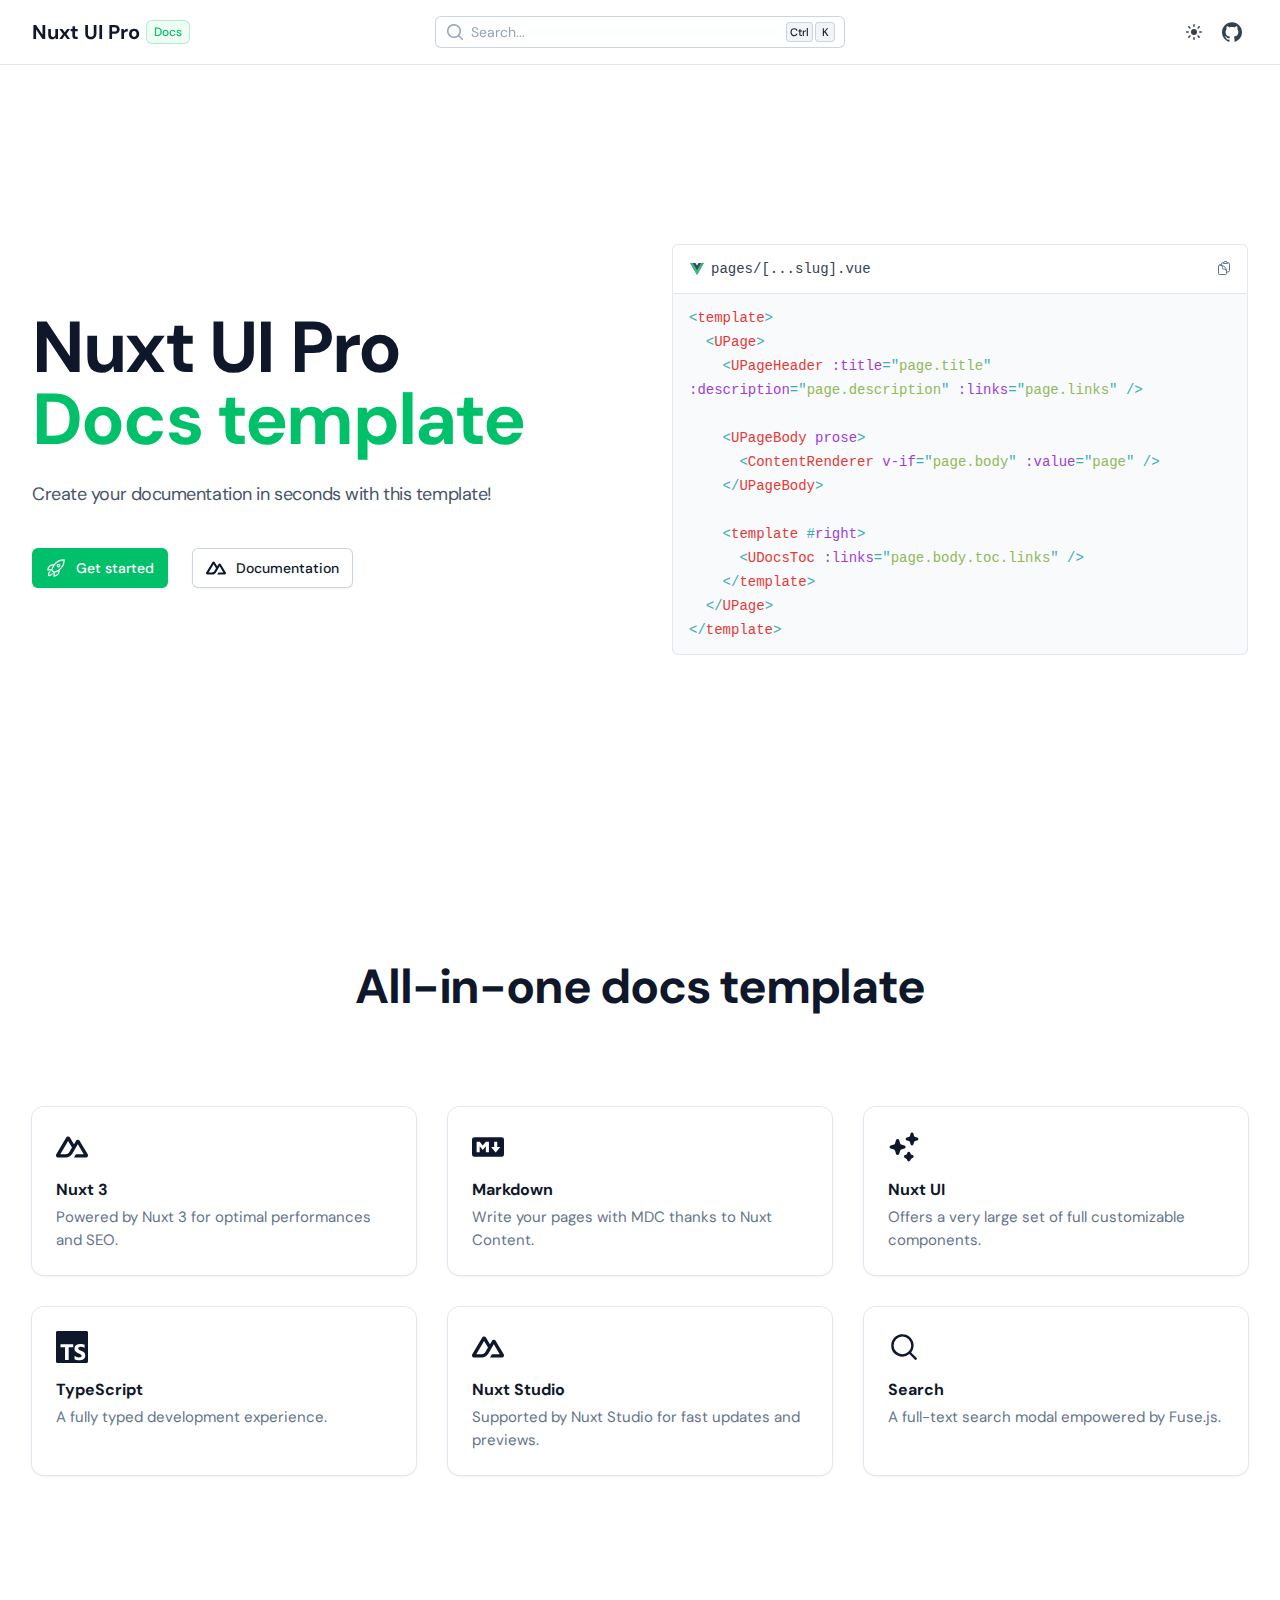
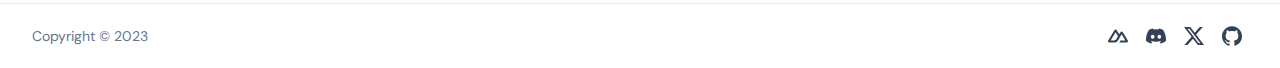
<file: index.html>
<!DOCTYPE html>
<html  lang="en">
<head><meta charset="utf-8">
<meta name="viewport" content="width=device-width, initial-scale=1">
<style id="nuxt-ui-colors">:root {
--color-primary-50: 239 253 245;
--color-primary-100: 217 251 232;
--color-primary-200: 179 245 209;
--color-primary-300: 117 237 174;
--color-primary-400: 0 220 130;
--color-primary-500: 0 193 106;
--color-primary-600: 0 161 85;
--color-primary-700: 0 127 69;
--color-primary-800: 1 101 56;
--color-primary-900: 10 83 49;
--color-primary-950: 5 46 22;
--color-primary-DEFAULT: var(--color-primary-500);

--color-gray-50: 248 250 252;
--color-gray-100: 241 245 249;
--color-gray-200: 226 232 240;
--color-gray-300: 203 213 225;
--color-gray-400: 148 163 184;
--color-gray-500: 100 116 139;
--color-gray-600: 71 85 105;
--color-gray-700: 51 65 85;
--color-gray-800: 30 41 59;
--color-gray-900: 15 23 42;
--color-gray-950: 2 6 23;
}

.dark {
  --color-primary-DEFAULT: var(--color-primary-400);
}
</style>
<style id="nuxt-ui-variables">:root {
  --header-height: 4rem;

  --ui-background: 255 255 255;
--ui-foreground: var(--color-gray-700);
}

.dark {
  --ui-background: var(--color-gray-900);
--ui-foreground: var(--color-gray-200);
}</style>
<title>Nuxt UI Pro - Docs template</title>
<meta property="og:image" content="http://localhost/__og_image__/og.png">
<meta property="og:image:width" content="1200">
<meta property="og:image:height" content="630">
<meta property="og:image:type" content="image/png">
<meta name="twitter:card" content="summary_large_image">
<meta name="twitter:image:src" content="http://localhost/__og_image__/og.png">
<meta name="twitter:image:width" content="1200">
<meta name="twitter:image:height" content="630">
<style>@font-face { font-family: "DM Sans fallback"; src: local("BlinkMacSystemFont"); size-adjust: 112.8589%; ascent-override: 87.8974%; descent-override: 27.4679%; line-gap-override: 0%; } @font-face { font-family: "DM Sans fallback"; src: local("Segoe UI"); size-adjust: 104.8865%; ascent-override: 94.5784%; descent-override: 29.5557%; line-gap-override: 0%; } @font-face { font-family: "DM Sans fallback"; src: local("Roboto"); size-adjust: 105.0024%; ascent-override: 94.474%; descent-override: 29.5231%; line-gap-override: 0%; } @font-face { font-family: "DM Sans fallback"; src: local("Helvetica Neue"); size-adjust: 103.8031%; ascent-override: 95.5655%; descent-override: 29.8642%; line-gap-override: 0%; } @font-face { font-family: "DM Sans fallback"; src: local("Arial"); size-adjust: 105.1186%; ascent-override: 94.3696%; descent-override: 29.4905%; line-gap-override: 0%; } @font-face { font-family: "DM Sans fallback"; src: local("Noto Sans"); size-adjust: 98.5138%; ascent-override: 100.6966%; descent-override: 31.4677%; line-gap-override: 0%; }  </style>
<link rel="icon" href="/favicon.ico">
<meta property="og:site_name" content="Nuxt UI Pro - Docs template">
<meta property="og:title" content="Nuxt UI Pro - Docs template">
<meta name="description" content="Welcome to Nuxt UI Pro documentation template.">
<meta property="og:description" content="Welcome to Nuxt UI Pro documentation template.">
<link rel="preload" as="fetch" crossorigin="anonymous" href="/_payload.json">
<style>pre code .line{display:block;min-height:1rem}</style>
<style>/*! tailwindcss v3.3.5 | MIT License | https://tailwindcss.com*/*,:after,:before{border-color:rgb(var(--color-gray-200)/1);border-style:solid;border-width:0;box-sizing:border-box}:after,:before{--tw-content:""}html{-webkit-text-size-adjust:100%;font-feature-settings:normal;font-family:DM Sans,DM Sans fallback,ui-sans-serif,system-ui,-apple-system,BlinkMacSystemFont,Segoe UI,Roboto,Helvetica Neue,Arial,Noto Sans,sans-serif,Apple Color Emoji,Segoe UI Emoji,Segoe UI Symbol,Noto Color Emoji;font-variation-settings:normal;line-height:1.5;tab-size:4}body{line-height:inherit;margin:0}hr{border-top-width:1px;color:inherit;height:0}abbr:where([title]){-webkit-text-decoration:underline dotted;text-decoration:underline dotted}h1,h2,h3,h4,h5,h6{font-size:inherit;font-weight:inherit}a{color:inherit;text-decoration:inherit}b,strong{font-weight:bolder}code,kbd,pre,samp{font-family:ui-monospace,SFMono-Regular,Menlo,Monaco,Consolas,Liberation Mono,Courier New,monospace;font-size:1em}small{font-size:80%}sub,sup{font-size:75%;line-height:0;position:relative;vertical-align:baseline}sub{bottom:-.25em}sup{top:-.5em}table{border-collapse:collapse;border-color:inherit;text-indent:0}button,input,optgroup,select,textarea{font-feature-settings:inherit;color:inherit;font-family:inherit;font-size:100%;font-variation-settings:inherit;font-weight:inherit;line-height:inherit;margin:0;padding:0}button,select{text-transform:none}[type=button],[type=reset],[type=submit],button{-webkit-appearance:button;background-color:transparent;background-image:none}:-moz-focusring{outline:auto}:-moz-ui-invalid{box-shadow:none}progress{vertical-align:baseline}::-webkit-inner-spin-button,::-webkit-outer-spin-button{height:auto}[type=search]{-webkit-appearance:textfield;outline-offset:-2px}::-webkit-search-decoration{-webkit-appearance:none}::-webkit-file-upload-button{-webkit-appearance:button;font:inherit}summary{display:list-item}blockquote,dd,dl,figure,h1,h2,h3,h4,h5,h6,hr,p,pre{margin:0}fieldset{margin:0}fieldset,legend{padding:0}menu,ol,ul{list-style:none;margin:0;padding:0}dialog{padding:0}textarea{resize:vertical}input::placeholder,textarea::placeholder{color:rgb(var(--color-gray-400)/1);opacity:1}[role=button],button{cursor:pointer}:disabled{cursor:default}audio,canvas,embed,iframe,img,object,svg,video{display:block;vertical-align:middle}img,video{height:auto;max-width:100%}[hidden]{display:none}*,:after,:before{--tw-border-spacing-x:0;--tw-border-spacing-y:0;--tw-translate-x:0;--tw-translate-y:0;--tw-rotate:0;--tw-skew-x:0;--tw-skew-y:0;--tw-scale-x:1;--tw-scale-y:1;--tw-pan-x: ;--tw-pan-y: ;--tw-pinch-zoom: ;--tw-scroll-snap-strictness:proximity;--tw-gradient-from-position: ;--tw-gradient-via-position: ;--tw-gradient-to-position: ;--tw-ordinal: ;--tw-slashed-zero: ;--tw-numeric-figure: ;--tw-numeric-spacing: ;--tw-numeric-fraction: ;--tw-ring-inset: ;--tw-ring-offset-width:0px;--tw-ring-offset-color:#fff;--tw-ring-color:rgba(59,130,246,.5);--tw-ring-offset-shadow:0 0 #0000;--tw-ring-shadow:0 0 #0000;--tw-shadow:0 0 #0000;--tw-shadow-colored:0 0 #0000;--tw-blur: ;--tw-brightness: ;--tw-contrast: ;--tw-grayscale: ;--tw-hue-rotate: ;--tw-invert: ;--tw-saturate: ;--tw-sepia: ;--tw-drop-shadow: ;--tw-backdrop-blur: ;--tw-backdrop-brightness: ;--tw-backdrop-contrast: ;--tw-backdrop-grayscale: ;--tw-backdrop-hue-rotate: ;--tw-backdrop-invert: ;--tw-backdrop-opacity: ;--tw-backdrop-saturate: ;--tw-backdrop-sepia: }::backdrop{--tw-border-spacing-x:0;--tw-border-spacing-y:0;--tw-translate-x:0;--tw-translate-y:0;--tw-rotate:0;--tw-skew-x:0;--tw-skew-y:0;--tw-scale-x:1;--tw-scale-y:1;--tw-pan-x: ;--tw-pan-y: ;--tw-pinch-zoom: ;--tw-scroll-snap-strictness:proximity;--tw-gradient-from-position: ;--tw-gradient-via-position: ;--tw-gradient-to-position: ;--tw-ordinal: ;--tw-slashed-zero: ;--tw-numeric-figure: ;--tw-numeric-spacing: ;--tw-numeric-fraction: ;--tw-ring-inset: ;--tw-ring-offset-width:0px;--tw-ring-offset-color:#fff;--tw-ring-color:rgba(59,130,246,.5);--tw-ring-offset-shadow:0 0 #0000;--tw-ring-shadow:0 0 #0000;--tw-shadow:0 0 #0000;--tw-shadow-colored:0 0 #0000;--tw-blur: ;--tw-brightness: ;--tw-contrast: ;--tw-grayscale: ;--tw-hue-rotate: ;--tw-invert: ;--tw-saturate: ;--tw-sepia: ;--tw-drop-shadow: ;--tw-backdrop-blur: ;--tw-backdrop-brightness: ;--tw-backdrop-contrast: ;--tw-backdrop-grayscale: ;--tw-backdrop-hue-rotate: ;--tw-backdrop-invert: ;--tw-backdrop-opacity: ;--tw-backdrop-saturate: ;--tw-backdrop-sepia: }.container{width:100%}@media (min-width:640px){.container{max-width:640px}}@media (min-width:768px){.container{max-width:768px}}@media (min-width:1024px){.container{max-width:1024px}}@media (min-width:1280px){.container{max-width:1280px}}@media (min-width:1536px){.container{max-width:1536px}}.form-input,.form-multiselect,.form-select,.form-textarea{--tw-shadow:0 0 #0000;-webkit-appearance:none;appearance:none;background-color:#fff;border-color:rgb(var(--color-gray-500)/var(--tw-border-opacity,1));border-radius:0;border-width:1px;font-size:1rem;line-height:1.5rem;padding:.5rem .75rem}.form-input:focus,.form-multiselect:focus,.form-select:focus,.form-textarea:focus{--tw-ring-inset:var(--tw-empty,/*!*/ /*!*/);--tw-ring-offset-width:0px;--tw-ring-offset-color:#fff;--tw-ring-color:#2563eb;--tw-ring-offset-shadow:var(--tw-ring-inset) 0 0 0 var(--tw-ring-offset-width) var(--tw-ring-offset-color);--tw-ring-shadow:var(--tw-ring-inset) 0 0 0 calc(1px + var(--tw-ring-offset-width)) var(--tw-ring-color);border-color:#2563eb;box-shadow:/*!*/ /*!*/ 0 0 0 0 #fff,/*!*/ /*!*/ 0 0 0 1px #2563eb,var(--tw-shadow);box-shadow:var(--tw-ring-offset-shadow),var(--tw-ring-shadow),var(--tw-shadow);outline:2px solid transparent;outline-offset:2px}.form-input::placeholder,.form-textarea::placeholder{color:rgb(var(--color-gray-500)/1);color:rgb(var(--color-gray-500)/var(--tw-text-opacity,1));opacity:1}.form-input::-webkit-datetime-edit-fields-wrapper{padding:0}.form-input::-webkit-date-and-time-value{min-height:1.5em;text-align:inherit}.form-input::-webkit-datetime-edit{display:inline-flex}.form-input::-webkit-datetime-edit,.form-input::-webkit-datetime-edit-day-field,.form-input::-webkit-datetime-edit-hour-field,.form-input::-webkit-datetime-edit-meridiem-field,.form-input::-webkit-datetime-edit-millisecond-field,.form-input::-webkit-datetime-edit-minute-field,.form-input::-webkit-datetime-edit-month-field,.form-input::-webkit-datetime-edit-second-field,.form-input::-webkit-datetime-edit-year-field{padding-bottom:0;padding-top:0}.form-select{background-image:url("data:image/svg+xml;charset=utf-8,%3Csvg xmlns='http://www.w3.org/2000/svg' fill='none' viewBox='0 0 20 20'%3E%3Cpath stroke='rgb(var(--color-gray-500) / var(--tw-stroke-opacity, 1))' stroke-linecap='round' stroke-linejoin='round' stroke-width='1.5' d='m6 8 4 4 4-4'/%3E%3C/svg%3E");background-position:right .5rem center;background-repeat:no-repeat;background-size:1.5em 1.5em;padding-right:2.5rem;-webkit-print-color-adjust:exact;print-color-adjust:exact}.form-select:where([size]:not([size="1"])){background-image:none;background-position:0 0;background-repeat:unset;background-size:initial;padding-right:.75rem;-webkit-print-color-adjust:unset;print-color-adjust:unset}.form-checkbox,.form-radio{--tw-shadow:0 0 #0000;-webkit-appearance:none;appearance:none;background-color:#fff;background-origin:border-box;border-color:rgb(var(--color-gray-500)/var(--tw-border-opacity,1));border-width:1px;color:#2563eb;display:inline-block;flex-shrink:0;height:1rem;padding:0;-webkit-print-color-adjust:exact;print-color-adjust:exact;-webkit-user-select:none;user-select:none;vertical-align:middle;width:1rem}.form-checkbox{border-radius:0}.form-radio{border-radius:100%}.form-checkbox:focus,.form-radio:focus{--tw-ring-inset:var(--tw-empty,/*!*/ /*!*/);--tw-ring-offset-width:2px;--tw-ring-offset-color:#fff;--tw-ring-color:#2563eb;--tw-ring-offset-shadow:var(--tw-ring-inset) 0 0 0 var(--tw-ring-offset-width) var(--tw-ring-offset-color);--tw-ring-shadow:var(--tw-ring-inset) 0 0 0 calc(2px + var(--tw-ring-offset-width)) var(--tw-ring-color);box-shadow:/*!*/ /*!*/ 0 0 0 2px #fff,/*!*/ /*!*/ 0 0 0 4px #2563eb,var(--tw-shadow);box-shadow:var(--tw-ring-offset-shadow),var(--tw-ring-shadow),var(--tw-shadow);outline:2px solid transparent;outline-offset:2px}.form-checkbox:checked,.form-radio:checked{background-color:currentColor;background-position:50%;background-repeat:no-repeat;background-size:100% 100%;border-color:transparent}.form-checkbox:checked{background-image:url("data:image/svg+xml;charset=utf-8,%3Csvg xmlns='http://www.w3.org/2000/svg' fill='%23fff' viewBox='0 0 16 16'%3E%3Cpath d='M12.207 4.793a1 1 0 0 1 0 1.414l-5 5a1 1 0 0 1-1.414 0l-2-2a1 1 0 0 1 1.414-1.414L6.5 9.086l4.293-4.293a1 1 0 0 1 1.414 0z'/%3E%3C/svg%3E")}@media (forced-colors:active) {.form-checkbox:checked{-webkit-appearance:auto;appearance:auto}}.form-radio:checked{background-image:url("data:image/svg+xml;charset=utf-8,%3Csvg xmlns='http://www.w3.org/2000/svg' fill='%23fff' viewBox='0 0 16 16'%3E%3Ccircle cx='8' cy='8' r='3'/%3E%3C/svg%3E")}@media (forced-colors:active) {.form-radio:checked{-webkit-appearance:auto;appearance:auto}}.form-checkbox:checked:focus,.form-checkbox:checked:hover,.form-radio:checked:focus,.form-radio:checked:hover{background-color:currentColor;border-color:transparent}.form-checkbox:indeterminate{background-color:currentColor;background-image:url("data:image/svg+xml;charset=utf-8,%3Csvg xmlns='http://www.w3.org/2000/svg' fill='none' viewBox='0 0 16 16'%3E%3Cpath stroke='%23fff' stroke-linecap='round' stroke-linejoin='round' stroke-width='2' d='M4 8h8'/%3E%3C/svg%3E");background-position:50%;background-repeat:no-repeat;background-size:100% 100%;border-color:transparent}@media (forced-colors:active) {.form-checkbox:indeterminate{-webkit-appearance:auto;appearance:auto}}.form-checkbox:indeterminate:focus,.form-checkbox:indeterminate:hover{background-color:currentColor;border-color:transparent}.prose{color:var(--tw-prose-body);max-width:65ch}.prose :where(p):not(:where([class~=not-prose],[class~=not-prose] *)){margin-bottom:1.25em;margin-top:1.25em}.prose :where([class~=lead]):not(:where([class~=not-prose],[class~=not-prose] *)){color:var(--tw-prose-lead);font-size:1.25em;line-height:1.6;margin-bottom:1.2em;margin-top:1.2em}.prose :where(a):not(:where([class~=not-prose],[class~=not-prose] *)){border-bottom:1px solid transparent;color:var(--tw-prose-links);font-weight:500;text-decoration:none}.prose :where(strong):not(:where([class~=not-prose],[class~=not-prose] *)){color:var(--tw-prose-bold);font-weight:600}.prose :where(a strong):not(:where([class~=not-prose],[class~=not-prose] *)){color:inherit}.prose :where(blockquote strong):not(:where([class~=not-prose],[class~=not-prose] *)){color:inherit}.prose :where(thead th strong):not(:where([class~=not-prose],[class~=not-prose] *)){color:inherit}.prose :where(ol):not(:where([class~=not-prose],[class~=not-prose] *)){list-style-type:decimal;margin-bottom:1.25em;margin-top:1.25em;padding-left:1.625em}.prose :where(ol[type=A]):not(:where([class~=not-prose],[class~=not-prose] *)){list-style-type:upper-alpha}.prose :where(ol[type=a]):not(:where([class~=not-prose],[class~=not-prose] *)){list-style-type:lower-alpha}.prose :where(ol[type=A s]):not(:where([class~=not-prose],[class~=not-prose] *)){list-style-type:upper-alpha}.prose :where(ol[type=a s]):not(:where([class~=not-prose],[class~=not-prose] *)){list-style-type:lower-alpha}.prose :where(ol[type=I]):not(:where([class~=not-prose],[class~=not-prose] *)){list-style-type:upper-roman}.prose :where(ol[type=i]):not(:where([class~=not-prose],[class~=not-prose] *)){list-style-type:lower-roman}.prose :where(ol[type=I s]):not(:where([class~=not-prose],[class~=not-prose] *)){list-style-type:upper-roman}.prose :where(ol[type=i s]):not(:where([class~=not-prose],[class~=not-prose] *)){list-style-type:lower-roman}.prose :where(ol[type="1"]):not(:where([class~=not-prose],[class~=not-prose] *)){list-style-type:decimal}.prose :where(ul):not(:where([class~=not-prose],[class~=not-prose] *)){list-style-type:disc;margin-bottom:1.25em;margin-top:1.25em;padding-left:1.625em}.prose :where(ol>li):not(:where([class~=not-prose],[class~=not-prose] *))::marker{color:var(--tw-prose-counters);font-weight:400}.prose :where(ul>li):not(:where([class~=not-prose],[class~=not-prose] *))::marker{color:var(--tw-prose-bullets)}.prose :where(dt):not(:where([class~=not-prose],[class~=not-prose] *)){color:var(--tw-prose-headings);font-weight:600;margin-top:1.25em}.prose :where(hr):not(:where([class~=not-prose],[class~=not-prose] *)){border-color:var(--tw-prose-hr);border-top-width:1px;margin-bottom:3em;margin-top:3em}.prose :where(blockquote):not(:where([class~=not-prose],[class~=not-prose] *)){border-left-color:var(--tw-prose-quote-borders);border-left-width:.25rem;color:var(--tw-prose-quotes);font-style:italic;font-weight:500;margin-bottom:1.6em;margin-top:1.6em;padding-left:1em;quotes:"\201C""\201D""\2018""\2019"}.prose :where(h1):not(:where([class~=not-prose],[class~=not-prose] *)){color:var(--tw-prose-headings);font-size:2.25em;font-weight:800;line-height:1.1111111;margin-bottom:.8888889em;margin-top:0}.prose :where(h1 strong):not(:where([class~=not-prose],[class~=not-prose] *)){color:inherit;font-weight:900}.prose :where(h2):not(:where([class~=not-prose],[class~=not-prose] *)){color:var(--tw-prose-headings);font-size:1.5em;font-weight:700;line-height:1.3333333;margin-bottom:1em;margin-top:2em}.prose :where(h2 strong):not(:where([class~=not-prose],[class~=not-prose] *)){color:inherit;font-weight:800}.prose :where(h3):not(:where([class~=not-prose],[class~=not-prose] *)){color:var(--tw-prose-headings);font-size:1.25em;font-weight:600;line-height:1.6;margin-bottom:.6em;margin-top:1.6em}.prose :where(h3 strong):not(:where([class~=not-prose],[class~=not-prose] *)){color:inherit;font-weight:700}.prose :where(h4):not(:where([class~=not-prose],[class~=not-prose] *)){color:var(--tw-prose-headings);font-weight:600;line-height:1.5;margin-bottom:.5em;margin-top:1.5em}.prose :where(h4 strong):not(:where([class~=not-prose],[class~=not-prose] *)){color:inherit;font-weight:700}.prose :where(img):not(:where([class~=not-prose],[class~=not-prose] *)){margin-bottom:2em;margin-top:2em}.prose :where(picture):not(:where([class~=not-prose],[class~=not-prose] *)){display:block;margin-bottom:2em;margin-top:2em}.prose :where(kbd):not(:where([class~=not-prose],[class~=not-prose] *)){border-radius:.3125rem;box-shadow:0 0 0 1px rgb(var(--tw-prose-kbd-shadows)/10%),0 3px 0 rgb(var(--tw-prose-kbd-shadows)/10%);color:var(--tw-prose-kbd);font-family:inherit;font-size:.875em;font-weight:500;padding:.1875em .375em}.prose :where(code):not(:where([class~=not-prose],[class~=not-prose] *)){background-color:var(--tw-prose-pre-bg);border:1px solid var(--tw-prose-pre-border);border-radius:.375rem;color:var(--tw-prose-code);font-size:.875em;font-weight:600;padding:.25rem .375rem}.prose :where(a code):not(:where([class~=not-prose],[class~=not-prose] *)){border:1px dashed var(--tw-prose-pre-border);color:var(--tw-prose-code)}.prose :where(h1 code):not(:where([class~=not-prose],[class~=not-prose] *)){color:inherit}.prose :where(h2 code):not(:where([class~=not-prose],[class~=not-prose] *)){color:inherit;font-size:.875em}.prose :where(h3 code):not(:where([class~=not-prose],[class~=not-prose] *)){color:inherit;font-size:.9em}.prose :where(h4 code):not(:where([class~=not-prose],[class~=not-prose] *)){color:inherit}.prose :where(blockquote code):not(:where([class~=not-prose],[class~=not-prose] *)){color:inherit}.prose :where(thead th code):not(:where([class~=not-prose],[class~=not-prose] *)){color:inherit}.prose :where(pre):not(:where([class~=not-prose],[class~=not-prose] *)){background-color:var(--tw-prose-pre-bg)!important;border:1px solid var(--tw-prose-pre-border);border-radius:.375rem;color:var(--tw-prose-pre-code)!important;font-size:.875em;font-weight:400;line-height:1.7142857;margin-bottom:1.7142857em;margin-top:1.7142857em;overflow-x:auto;padding:.8571429em 1.1428571em;white-space:pre-wrap;word-break:break-word}.prose :where(pre code):not(:where([class~=not-prose],[class~=not-prose] *)){background-color:transparent;border-radius:0;border-width:0;color:inherit;font-family:inherit;font-size:inherit;font-weight:inherit;line-height:inherit;padding:0}.prose :where(pre code):not(:where([class~=not-prose],[class~=not-prose] *)):before{content:none}.prose :where(pre code):not(:where([class~=not-prose],[class~=not-prose] *)):after{content:none}.prose :where(table):not(:where([class~=not-prose],[class~=not-prose] *)){font-size:.875em;line-height:1.7142857;margin-bottom:2em;margin-top:2em;table-layout:auto;text-align:left;width:100%;word-break:break-all}.prose :where(thead):not(:where([class~=not-prose],[class~=not-prose] *)){border-bottom-color:var(--tw-prose-th-borders);border-bottom-width:1px}.prose :where(thead th):not(:where([class~=not-prose],[class~=not-prose] *)){color:var(--tw-prose-headings);font-weight:600;padding-bottom:.5714286em;padding-left:.5714286em;padding-right:.5714286em;vertical-align:bottom}.prose :where(tbody tr):not(:where([class~=not-prose],[class~=not-prose] *)){border-bottom-color:var(--tw-prose-td-borders);border-bottom-width:1px}.prose :where(tbody tr:last-child):not(:where([class~=not-prose],[class~=not-prose] *)){border-bottom-width:0}.prose :where(tbody td):not(:where([class~=not-prose],[class~=not-prose] *)){vertical-align:baseline}.prose :where(tfoot):not(:where([class~=not-prose],[class~=not-prose] *)){border-top-color:var(--tw-prose-th-borders);border-top-width:1px}.prose :where(tfoot td):not(:where([class~=not-prose],[class~=not-prose] *)){vertical-align:top}.prose :where(figure>*):not(:where([class~=not-prose],[class~=not-prose] *)){margin-bottom:0;margin-top:0}.prose :where(figcaption):not(:where([class~=not-prose],[class~=not-prose] *)){color:var(--tw-prose-captions);font-size:.875em;line-height:1.4285714;margin-top:.8571429em}.prose{--tw-prose-body:#374151;--tw-prose-headings:#111827;--tw-prose-lead:#4b5563;--tw-prose-links:#111827;--tw-prose-bold:#111827;--tw-prose-counters:#6b7280;--tw-prose-bullets:#d1d5db;--tw-prose-hr:#e5e7eb;--tw-prose-quotes:#111827;--tw-prose-quote-borders:#e5e7eb;--tw-prose-captions:#6b7280;--tw-prose-kbd:#111827;--tw-prose-kbd-shadows:17 24 39;--tw-prose-code:#111827;--tw-prose-pre-code:#e5e7eb;--tw-prose-pre-bg:#1f2937;--tw-prose-th-borders:#d1d5db;--tw-prose-td-borders:#e5e7eb;--tw-prose-invert-body:#d1d5db;--tw-prose-invert-headings:#fff;--tw-prose-invert-lead:#9ca3af;--tw-prose-invert-links:#fff;--tw-prose-invert-bold:#fff;--tw-prose-invert-counters:#9ca3af;--tw-prose-invert-bullets:#4b5563;--tw-prose-invert-hr:#374151;--tw-prose-invert-quotes:#f3f4f6;--tw-prose-invert-quote-borders:#374151;--tw-prose-invert-captions:#9ca3af;--tw-prose-invert-kbd:#fff;--tw-prose-invert-kbd-shadows:255 255 255;--tw-prose-invert-code:#fff;--tw-prose-invert-pre-code:#d1d5db;--tw-prose-invert-pre-bg:rgba(0,0,0,.5);--tw-prose-invert-th-borders:#4b5563;--tw-prose-invert-td-borders:#374151;font-size:1rem;line-height:1.75}.prose :where(picture>img):not(:where([class~=not-prose],[class~=not-prose] *)){margin-bottom:0;margin-top:0}.prose :where(video):not(:where([class~=not-prose],[class~=not-prose] *)){margin-bottom:2em;margin-top:2em}.prose :where(li):not(:where([class~=not-prose],[class~=not-prose] *)){margin-bottom:.5em;margin-top:.5em}.prose :where(ol>li):not(:where([class~=not-prose],[class~=not-prose] *)){padding-left:.375em}.prose :where(ul>li):not(:where([class~=not-prose],[class~=not-prose] *)){padding-left:.375em}.prose :where(.prose>ul>li p):not(:where([class~=not-prose],[class~=not-prose] *)){margin-bottom:.75em;margin-top:.75em}.prose :where(.prose>ul>li>:first-child):not(:where([class~=not-prose],[class~=not-prose] *)){margin-top:1.25em}.prose :where(.prose>ul>li>:last-child):not(:where([class~=not-prose],[class~=not-prose] *)){margin-bottom:1.25em}.prose :where(.prose>ol>li>:first-child):not(:where([class~=not-prose],[class~=not-prose] *)){margin-top:1.25em}.prose :where(.prose>ol>li>:last-child):not(:where([class~=not-prose],[class~=not-prose] *)){margin-bottom:1.25em}.prose :where(ul ul,ul ol,ol ul,ol ol):not(:where([class~=not-prose],[class~=not-prose] *)){margin-bottom:.75em;margin-top:.75em}.prose :where(dl):not(:where([class~=not-prose],[class~=not-prose] *)){margin-bottom:1.25em;margin-top:1.25em}.prose :where(dd):not(:where([class~=not-prose],[class~=not-prose] *)){margin-top:.5em;padding-left:1.625em}.prose :where(hr+*):not(:where([class~=not-prose],[class~=not-prose] *)){margin-top:0}.prose :where(h2+*):not(:where([class~=not-prose],[class~=not-prose] *)){margin-top:0}.prose :where(h3+*):not(:where([class~=not-prose],[class~=not-prose] *)){margin-top:0}.prose :where(h4+*):not(:where([class~=not-prose],[class~=not-prose] *)){margin-top:0}.prose :where(thead th:first-child):not(:where([class~=not-prose],[class~=not-prose] *)){padding-left:0}.prose :where(thead th:last-child):not(:where([class~=not-prose],[class~=not-prose] *)){padding-right:0}.prose :where(tbody td,tfoot td):not(:where([class~=not-prose],[class~=not-prose] *)){padding:.5714286em}.prose :where(tbody td:first-child,tfoot td:first-child):not(:where([class~=not-prose],[class~=not-prose] *)){padding-left:0}.prose :where(tbody td:last-child,tfoot td:last-child):not(:where([class~=not-prose],[class~=not-prose] *)){padding-right:0}.prose :where(figure):not(:where([class~=not-prose],[class~=not-prose] *)){margin-bottom:2em;margin-top:2em}.prose :where(.prose>:first-child):not(:where([class~=not-prose],[class~=not-prose] *)){margin-top:0}.prose :where(.prose>:last-child):not(:where([class~=not-prose],[class~=not-prose] *)){margin-bottom:0}.prose :where(h1,h2,h3,h4):not(:where([class~=not-prose],[class~=not-prose] *)){font-weight:700;scroll-margin-top:var(--scroll-mt)}.prose :where(h1 a,h2 a,h3 a,h4 a):not(:where([class~=not-prose],[class~=not-prose] *)){border-bottom:none!important;color:inherit;font-weight:inherit}.prose :where(a:hover):not(:where([class~=not-prose],[class~=not-prose] *)){border-color:var(--tw-prose-links)}.prose :where(a:has(>code)):not(:where([class~=not-prose],[class~=not-prose] *)){border-color:transparent!important}.prose :where(a:hover code):not(:where([class~=not-prose],[class~=not-prose] *)){border-color:var(--tw-prose-links);color:var(--tw-prose-links)}.prose :where(input[type=checkbox]):not(:where([class~=not-prose],[class~=not-prose] *)){border-color:rgb(var(--color-gray-300));border-radius:.25rem;color:rgb(var(--color-primary-500));height:1rem;margin-bottom:0!important;margin-top:-3.5px!important;width:1rem}.prose :where(input[type=checkbox]):not(:where([class~=not-prose],[class~=not-prose] *)):focus{--tw-ring-offset-width:0}.prose :where(input[type=checkbox]:checked):not(:where([class~=not-prose],[class~=not-prose] *)){border-color:rgb(var(--color-primary-500))}.prose :where(input[type=checkbox]:disabled):not(:where([class~=not-prose],[class~=not-prose] *)){cursor:not-allowed;opacity:.5}.prose :where(ul.contains-task-list):not(:where([class~=not-prose],[class~=not-prose] *)){margin-left:-1.625em}.prose :where(ul ul):not(:where([class~=not-prose],[class~=not-prose] *)){padding-left:1.5rem}.prose :where(ul ol):not(:where([class~=not-prose],[class~=not-prose] *)){padding-left:1.5rem}.prose :where(ul>li.task-list-item):not(:where([class~=not-prose],[class~=not-prose] *)){padding-left:0!important}.prose :where(ul>li.task-list-item input):not(:where([class~=not-prose],[class~=not-prose] *)){margin-right:7px}.prose :where(ul>li.task-list-item>ul.contains-task-list):not(:where([class~=not-prose],[class~=not-prose] *)){margin-left:0}.prose :where(ul>li.task-list-item a):not(:where([class~=not-prose],[class~=not-prose] *)){margin-bottom:0}.prose :where(ul>li.task-list-item):not(:where([class~=not-prose],[class~=not-prose] *))::marker{content:none}.prose :where(ul>li>p):not(:where([class~=not-prose],[class~=not-prose] *)){margin:0}.prose :where(ul>li>span.issue-badge,p>span.issue-badge):not(:where([class~=not-prose],[class~=not-prose] *)){margin:0!important;vertical-align:text-top}.prose :where(ul>li>button):not(:where([class~=not-prose],[class~=not-prose] *)){vertical-align:baseline!important}.prose-primary{--tw-prose-body:rgb(var(--color-gray-700));--tw-prose-headings:rgb(var(--color-gray-900));--tw-prose-lead:rgb(var(--color-gray-600));--tw-prose-links:rgb(var(--color-primary-500));--tw-prose-bold:rgb(var(--color-gray-900));--tw-prose-counters:rgb(var(--color-gray-500));--tw-prose-bullets:rgb(var(--color-gray-300));--tw-prose-hr:rgb(var(--color-gray-200));--tw-prose-quotes:rgb(var(--color-gray-900));--tw-prose-quote-borders:rgb(var(--color-gray-200));--tw-prose-captions:rgb(var(--color-gray-500));--tw-prose-code:rgb(var(--color-gray-900));--tw-prose-pre-code:rgb(var(--color-gray-900));--tw-prose-pre-bg:rgb(var(--color-gray-50));--tw-prose-pre-border:rgb(var(--color-gray-200));--tw-prose-th-borders:rgb(var(--color-gray-300));--tw-prose-td-borders:rgb(var(--color-gray-200));--tw-prose-invert-body:rgb(var(--color-gray-200));--tw-prose-invert-headings:#fff;--tw-prose-invert-lead:rgb(var(--color-gray-400));--tw-prose-invert-links:rgb(var(--color-primary-400));--tw-prose-invert-bold:#fff;--tw-prose-invert-counters:rgb(var(--color-gray-400));--tw-prose-invert-bullets:rgb(var(--color-gray-600));--tw-prose-invert-hr:rgb(var(--color-gray-800));--tw-prose-invert-quotes:rgb(var(--color-gray-100));--tw-prose-invert-quote-borders:rgb(var(--color-gray-700));--tw-prose-invert-captions:rgb(var(--color-gray-400));--tw-prose-invert-code:#fff;--tw-prose-invert-pre-code:#fff;--tw-prose-invert-pre-bg:rgb(var(--color-gray-800));--tw-prose-invert-pre-border:rgb(var(--color-gray-700));--tw-prose-invert-th-borders:rgb(var(--color-gray-700));--tw-prose-invert-td-borders:rgb(var(--color-gray-800))}.i-heroicons-arrow-left-20-solid{--svg:url("data:image/svg+xml;charset=utf-8,%3Csvg xmlns='http://www.w3.org/2000/svg' width='20' height='20'%3E%3Cpath fill-rule='evenodd' d='M17 10a.75.75 0 0 1-.75.75H5.612l4.158 3.96a.75.75 0 1 1-1.04 1.08l-5.5-5.25a.75.75 0 0 1 0-1.08l5.5-5.25a.75.75 0 1 1 1.04 1.08L5.612 9.25H16.25A.75.75 0 0 1 17 10' clip-rule='evenodd'/%3E%3C/svg%3E");-webkit-mask-image:url("data:image/svg+xml;charset=utf-8,%3Csvg xmlns='http://www.w3.org/2000/svg' width='20' height='20'%3E%3Cpath fill-rule='evenodd' d='M17 10a.75.75 0 0 1-.75.75H5.612l4.158 3.96a.75.75 0 1 1-1.04 1.08l-5.5-5.25a.75.75 0 0 1 0-1.08l5.5-5.25a.75.75 0 1 1 1.04 1.08L5.612 9.25H16.25A.75.75 0 0 1 17 10' clip-rule='evenodd'/%3E%3C/svg%3E");-webkit-mask-image:var(--svg);mask-image:url("data:image/svg+xml;charset=utf-8,%3Csvg xmlns='http://www.w3.org/2000/svg' width='20' height='20'%3E%3Cpath fill-rule='evenodd' d='M17 10a.75.75 0 0 1-.75.75H5.612l4.158 3.96a.75.75 0 1 1-1.04 1.08l-5.5-5.25a.75.75 0 0 1 0-1.08l5.5-5.25a.75.75 0 1 1 1.04 1.08L5.612 9.25H16.25A.75.75 0 0 1 17 10' clip-rule='evenodd'/%3E%3C/svg%3E");mask-image:var(--svg)}.i-heroicons-arrow-left-20-solid,.i-heroicons-arrow-path-20-solid{background-color:currentColor;display:inline-block;height:1em;-webkit-mask-repeat:no-repeat;mask-repeat:no-repeat;-webkit-mask-size:100% 100%;mask-size:100% 100%;width:1em}.i-heroicons-arrow-path-20-solid{--svg:url("data:image/svg+xml;charset=utf-8,%3Csvg xmlns='http://www.w3.org/2000/svg' width='20' height='20'%3E%3Cpath fill-rule='evenodd' d='M15.312 11.424a5.5 5.5 0 0 1-9.201 2.466l-.312-.311h2.433a.75.75 0 0 0 0-1.5H3.989a.75.75 0 0 0-.75.75v4.242a.75.75 0 0 0 1.5 0v-2.43l.31.31a7 7 0 0 0 11.712-3.138.75.75 0 0 0-1.449-.39Zm1.23-3.723a.75.75 0 0 0 .219-.53V2.929a.75.75 0 0 0-1.5 0V5.36l-.31-.31A7 7 0 0 0 3.239 8.188a.75.75 0 1 0 1.448.389A5.5 5.5 0 0 1 13.89 6.11l.311.31h-2.432a.75.75 0 0 0 0 1.5h4.243a.75.75 0 0 0 .53-.219Z' clip-rule='evenodd'/%3E%3C/svg%3E");-webkit-mask-image:url("data:image/svg+xml;charset=utf-8,%3Csvg xmlns='http://www.w3.org/2000/svg' width='20' height='20'%3E%3Cpath fill-rule='evenodd' d='M15.312 11.424a5.5 5.5 0 0 1-9.201 2.466l-.312-.311h2.433a.75.75 0 0 0 0-1.5H3.989a.75.75 0 0 0-.75.75v4.242a.75.75 0 0 0 1.5 0v-2.43l.31.31a7 7 0 0 0 11.712-3.138.75.75 0 0 0-1.449-.39Zm1.23-3.723a.75.75 0 0 0 .219-.53V2.929a.75.75 0 0 0-1.5 0V5.36l-.31-.31A7 7 0 0 0 3.239 8.188a.75.75 0 1 0 1.448.389A5.5 5.5 0 0 1 13.89 6.11l.311.31h-2.432a.75.75 0 0 0 0 1.5h4.243a.75.75 0 0 0 .53-.219Z' clip-rule='evenodd'/%3E%3C/svg%3E");-webkit-mask-image:var(--svg);mask-image:url("data:image/svg+xml;charset=utf-8,%3Csvg xmlns='http://www.w3.org/2000/svg' width='20' height='20'%3E%3Cpath fill-rule='evenodd' d='M15.312 11.424a5.5 5.5 0 0 1-9.201 2.466l-.312-.311h2.433a.75.75 0 0 0 0-1.5H3.989a.75.75 0 0 0-.75.75v4.242a.75.75 0 0 0 1.5 0v-2.43l.31.31a7 7 0 0 0 11.712-3.138.75.75 0 0 0-1.449-.39Zm1.23-3.723a.75.75 0 0 0 .219-.53V2.929a.75.75 0 0 0-1.5 0V5.36l-.31-.31A7 7 0 0 0 3.239 8.188a.75.75 0 1 0 1.448.389A5.5 5.5 0 0 1 13.89 6.11l.311.31h-2.432a.75.75 0 0 0 0 1.5h4.243a.75.75 0 0 0 .53-.219Z' clip-rule='evenodd'/%3E%3C/svg%3E");mask-image:var(--svg)}.i-heroicons-arrow-right-20-solid{--svg:url("data:image/svg+xml;charset=utf-8,%3Csvg xmlns='http://www.w3.org/2000/svg' width='20' height='20'%3E%3Cpath fill-rule='evenodd' d='M3 10a.75.75 0 0 1 .75-.75h10.638L10.23 5.29a.75.75 0 1 1 1.04-1.08l5.5 5.25a.75.75 0 0 1 0 1.08l-5.5 5.25a.75.75 0 1 1-1.04-1.08l4.158-3.96H3.75A.75.75 0 0 1 3 10' clip-rule='evenodd'/%3E%3C/svg%3E");-webkit-mask-image:url("data:image/svg+xml;charset=utf-8,%3Csvg xmlns='http://www.w3.org/2000/svg' width='20' height='20'%3E%3Cpath fill-rule='evenodd' d='M3 10a.75.75 0 0 1 .75-.75h10.638L10.23 5.29a.75.75 0 1 1 1.04-1.08l5.5 5.25a.75.75 0 0 1 0 1.08l-5.5 5.25a.75.75 0 1 1-1.04-1.08l4.158-3.96H3.75A.75.75 0 0 1 3 10' clip-rule='evenodd'/%3E%3C/svg%3E");-webkit-mask-image:var(--svg);mask-image:url("data:image/svg+xml;charset=utf-8,%3Csvg xmlns='http://www.w3.org/2000/svg' width='20' height='20'%3E%3Cpath fill-rule='evenodd' d='M3 10a.75.75 0 0 1 .75-.75h10.638L10.23 5.29a.75.75 0 1 1 1.04-1.08l5.5 5.25a.75.75 0 0 1 0 1.08l-5.5 5.25a.75.75 0 1 1-1.04-1.08l4.158-3.96H3.75A.75.75 0 0 1 3 10' clip-rule='evenodd'/%3E%3C/svg%3E");mask-image:var(--svg)}.i-heroicons-arrow-right-20-solid,.i-heroicons-arrow-up-right-20-solid{background-color:currentColor;display:inline-block;height:1em;-webkit-mask-repeat:no-repeat;mask-repeat:no-repeat;-webkit-mask-size:100% 100%;mask-size:100% 100%;width:1em}.i-heroicons-arrow-up-right-20-solid{--svg:url("data:image/svg+xml;charset=utf-8,%3Csvg xmlns='http://www.w3.org/2000/svg' width='20' height='20'%3E%3Cpath fill-rule='evenodd' d='M5.22 14.78a.75.75 0 0 0 1.06 0l7.22-7.22v5.69a.75.75 0 0 0 1.5 0v-7.5a.75.75 0 0 0-.75-.75h-7.5a.75.75 0 0 0 0 1.5h5.69l-7.22 7.22a.75.75 0 0 0 0 1.06Z' clip-rule='evenodd'/%3E%3C/svg%3E");-webkit-mask-image:url("data:image/svg+xml;charset=utf-8,%3Csvg xmlns='http://www.w3.org/2000/svg' width='20' height='20'%3E%3Cpath fill-rule='evenodd' d='M5.22 14.78a.75.75 0 0 0 1.06 0l7.22-7.22v5.69a.75.75 0 0 0 1.5 0v-7.5a.75.75 0 0 0-.75-.75h-7.5a.75.75 0 0 0 0 1.5h5.69l-7.22 7.22a.75.75 0 0 0 0 1.06Z' clip-rule='evenodd'/%3E%3C/svg%3E");-webkit-mask-image:var(--svg);mask-image:url("data:image/svg+xml;charset=utf-8,%3Csvg xmlns='http://www.w3.org/2000/svg' width='20' height='20'%3E%3Cpath fill-rule='evenodd' d='M5.22 14.78a.75.75 0 0 0 1.06 0l7.22-7.22v5.69a.75.75 0 0 0 1.5 0v-7.5a.75.75 0 0 0-.75-.75h-7.5a.75.75 0 0 0 0 1.5h5.69l-7.22 7.22a.75.75 0 0 0 0 1.06Z' clip-rule='evenodd'/%3E%3C/svg%3E");mask-image:var(--svg)}.i-heroicons-arrows-up-down-20-solid{--svg:url("data:image/svg+xml;charset=utf-8,%3Csvg xmlns='http://www.w3.org/2000/svg' width='20' height='20'%3E%3Cpath fill-rule='evenodd' d='M2.24 6.8a.75.75 0 0 0 1.06-.04l1.95-2.1v8.59a.75.75 0 0 0 1.5 0V4.66l1.95 2.1a.75.75 0 1 0 1.1-1.02l-3.25-3.5a.75.75 0 0 0-1.1 0L2.2 5.74a.75.75 0 0 0 .04 1.06Zm8 6.4a.75.75 0 0 0-.04 1.06l3.25 3.5a.75.75 0 0 0 1.1 0l3.25-3.5a.75.75 0 1 0-1.1-1.02l-1.95 2.1V6.75a.75.75 0 0 0-1.5 0v8.59l-1.95-2.1a.75.75 0 0 0-1.06-.04Z' clip-rule='evenodd'/%3E%3C/svg%3E");-webkit-mask-image:url("data:image/svg+xml;charset=utf-8,%3Csvg xmlns='http://www.w3.org/2000/svg' width='20' height='20'%3E%3Cpath fill-rule='evenodd' d='M2.24 6.8a.75.75 0 0 0 1.06-.04l1.95-2.1v8.59a.75.75 0 0 0 1.5 0V4.66l1.95 2.1a.75.75 0 1 0 1.1-1.02l-3.25-3.5a.75.75 0 0 0-1.1 0L2.2 5.74a.75.75 0 0 0 .04 1.06Zm8 6.4a.75.75 0 0 0-.04 1.06l3.25 3.5a.75.75 0 0 0 1.1 0l3.25-3.5a.75.75 0 1 0-1.1-1.02l-1.95 2.1V6.75a.75.75 0 0 0-1.5 0v8.59l-1.95-2.1a.75.75 0 0 0-1.06-.04Z' clip-rule='evenodd'/%3E%3C/svg%3E");-webkit-mask-image:var(--svg);mask-image:url("data:image/svg+xml;charset=utf-8,%3Csvg xmlns='http://www.w3.org/2000/svg' width='20' height='20'%3E%3Cpath fill-rule='evenodd' d='M2.24 6.8a.75.75 0 0 0 1.06-.04l1.95-2.1v8.59a.75.75 0 0 0 1.5 0V4.66l1.95 2.1a.75.75 0 1 0 1.1-1.02l-3.25-3.5a.75.75 0 0 0-1.1 0L2.2 5.74a.75.75 0 0 0 .04 1.06Zm8 6.4a.75.75 0 0 0-.04 1.06l3.25 3.5a.75.75 0 0 0 1.1 0l3.25-3.5a.75.75 0 1 0-1.1-1.02l-1.95 2.1V6.75a.75.75 0 0 0-1.5 0v8.59l-1.95-2.1a.75.75 0 0 0-1.06-.04Z' clip-rule='evenodd'/%3E%3C/svg%3E");mask-image:var(--svg)}.i-heroicons-arrows-up-down-20-solid,.i-heroicons-bars-3{background-color:currentColor;display:inline-block;height:1em;-webkit-mask-repeat:no-repeat;mask-repeat:no-repeat;-webkit-mask-size:100% 100%;mask-size:100% 100%;width:1em}.i-heroicons-bars-3{--svg:url("data:image/svg+xml;charset=utf-8,%3Csvg xmlns='http://www.w3.org/2000/svg' width='24' height='24'%3E%3Cpath fill='none' stroke='%23000' stroke-linecap='round' stroke-linejoin='round' stroke-width='1.5' d='M3.75 6.75h16.5M3.75 12h16.5m-16.5 5.25h16.5'/%3E%3C/svg%3E");-webkit-mask-image:url("data:image/svg+xml;charset=utf-8,%3Csvg xmlns='http://www.w3.org/2000/svg' width='24' height='24'%3E%3Cpath fill='none' stroke='%23000' stroke-linecap='round' stroke-linejoin='round' stroke-width='1.5' d='M3.75 6.75h16.5M3.75 12h16.5m-16.5 5.25h16.5'/%3E%3C/svg%3E");-webkit-mask-image:var(--svg);mask-image:url("data:image/svg+xml;charset=utf-8,%3Csvg xmlns='http://www.w3.org/2000/svg' width='24' height='24'%3E%3Cpath fill='none' stroke='%23000' stroke-linecap='round' stroke-linejoin='round' stroke-width='1.5' d='M3.75 6.75h16.5M3.75 12h16.5m-16.5 5.25h16.5'/%3E%3C/svg%3E");mask-image:var(--svg)}.i-heroicons-bars-arrow-down-20-solid{--svg:url("data:image/svg+xml;charset=utf-8,%3Csvg xmlns='http://www.w3.org/2000/svg' width='20' height='20'%3E%3Cpath fill-rule='evenodd' d='M2 3.75A.75.75 0 0 1 2.75 3h11.5a.75.75 0 0 1 0 1.5H2.75A.75.75 0 0 1 2 3.75M2 7.5a.75.75 0 0 1 .75-.75h7.508a.75.75 0 0 1 0 1.5H2.75A.75.75 0 0 1 2 7.5M14 7a.75.75 0 0 1 .75.75v6.59l1.95-2.1a.75.75 0 1 1 1.1 1.02l-3.25 3.5a.75.75 0 0 1-1.1 0l-3.25-3.5a.75.75 0 1 1 1.1-1.02l1.95 2.1V7.75A.75.75 0 0 1 14 7M2 11.25a.75.75 0 0 1 .75-.75h4.562a.75.75 0 0 1 0 1.5H2.75a.75.75 0 0 1-.75-.75' clip-rule='evenodd'/%3E%3C/svg%3E");-webkit-mask-image:url("data:image/svg+xml;charset=utf-8,%3Csvg xmlns='http://www.w3.org/2000/svg' width='20' height='20'%3E%3Cpath fill-rule='evenodd' d='M2 3.75A.75.75 0 0 1 2.75 3h11.5a.75.75 0 0 1 0 1.5H2.75A.75.75 0 0 1 2 3.75M2 7.5a.75.75 0 0 1 .75-.75h7.508a.75.75 0 0 1 0 1.5H2.75A.75.75 0 0 1 2 7.5M14 7a.75.75 0 0 1 .75.75v6.59l1.95-2.1a.75.75 0 1 1 1.1 1.02l-3.25 3.5a.75.75 0 0 1-1.1 0l-3.25-3.5a.75.75 0 1 1 1.1-1.02l1.95 2.1V7.75A.75.75 0 0 1 14 7M2 11.25a.75.75 0 0 1 .75-.75h4.562a.75.75 0 0 1 0 1.5H2.75a.75.75 0 0 1-.75-.75' clip-rule='evenodd'/%3E%3C/svg%3E");-webkit-mask-image:var(--svg);mask-image:url("data:image/svg+xml;charset=utf-8,%3Csvg xmlns='http://www.w3.org/2000/svg' width='20' height='20'%3E%3Cpath fill-rule='evenodd' d='M2 3.75A.75.75 0 0 1 2.75 3h11.5a.75.75 0 0 1 0 1.5H2.75A.75.75 0 0 1 2 3.75M2 7.5a.75.75 0 0 1 .75-.75h7.508a.75.75 0 0 1 0 1.5H2.75A.75.75 0 0 1 2 7.5M14 7a.75.75 0 0 1 .75.75v6.59l1.95-2.1a.75.75 0 1 1 1.1 1.02l-3.25 3.5a.75.75 0 0 1-1.1 0l-3.25-3.5a.75.75 0 1 1 1.1-1.02l1.95 2.1V7.75A.75.75 0 0 1 14 7M2 11.25a.75.75 0 0 1 .75-.75h4.562a.75.75 0 0 1 0 1.5H2.75a.75.75 0 0 1-.75-.75' clip-rule='evenodd'/%3E%3C/svg%3E");mask-image:var(--svg)}.i-heroicons-bars-arrow-down-20-solid,.i-heroicons-bars-arrow-up-20-solid{background-color:currentColor;display:inline-block;height:1em;-webkit-mask-repeat:no-repeat;mask-repeat:no-repeat;-webkit-mask-size:100% 100%;mask-size:100% 100%;width:1em}.i-heroicons-bars-arrow-up-20-solid{--svg:url("data:image/svg+xml;charset=utf-8,%3Csvg xmlns='http://www.w3.org/2000/svg' width='20' height='20'%3E%3Cpath fill-rule='evenodd' d='M2 3.75A.75.75 0 0 1 2.75 3h11.5a.75.75 0 0 1 0 1.5H2.75A.75.75 0 0 1 2 3.75M2 7.5a.75.75 0 0 1 .75-.75h6.365a.75.75 0 0 1 0 1.5H2.75A.75.75 0 0 1 2 7.5M14 7a.75.75 0 0 1 .55.24l3.25 3.5a.75.75 0 1 1-1.1 1.02l-1.95-2.1v6.59a.75.75 0 0 1-1.5 0V9.66l-1.95 2.1a.75.75 0 1 1-1.1-1.02l3.25-3.5A.75.75 0 0 1 14 7M2 11.25a.75.75 0 0 1 .75-.75H7A.75.75 0 0 1 7 12H2.75a.75.75 0 0 1-.75-.75' clip-rule='evenodd'/%3E%3C/svg%3E");-webkit-mask-image:url("data:image/svg+xml;charset=utf-8,%3Csvg xmlns='http://www.w3.org/2000/svg' width='20' height='20'%3E%3Cpath fill-rule='evenodd' d='M2 3.75A.75.75 0 0 1 2.75 3h11.5a.75.75 0 0 1 0 1.5H2.75A.75.75 0 0 1 2 3.75M2 7.5a.75.75 0 0 1 .75-.75h6.365a.75.75 0 0 1 0 1.5H2.75A.75.75 0 0 1 2 7.5M14 7a.75.75 0 0 1 .55.24l3.25 3.5a.75.75 0 1 1-1.1 1.02l-1.95-2.1v6.59a.75.75 0 0 1-1.5 0V9.66l-1.95 2.1a.75.75 0 1 1-1.1-1.02l3.25-3.5A.75.75 0 0 1 14 7M2 11.25a.75.75 0 0 1 .75-.75H7A.75.75 0 0 1 7 12H2.75a.75.75 0 0 1-.75-.75' clip-rule='evenodd'/%3E%3C/svg%3E");-webkit-mask-image:var(--svg);mask-image:url("data:image/svg+xml;charset=utf-8,%3Csvg xmlns='http://www.w3.org/2000/svg' width='20' height='20'%3E%3Cpath fill-rule='evenodd' d='M2 3.75A.75.75 0 0 1 2.75 3h11.5a.75.75 0 0 1 0 1.5H2.75A.75.75 0 0 1 2 3.75M2 7.5a.75.75 0 0 1 .75-.75h6.365a.75.75 0 0 1 0 1.5H2.75A.75.75 0 0 1 2 7.5M14 7a.75.75 0 0 1 .55.24l3.25 3.5a.75.75 0 1 1-1.1 1.02l-1.95-2.1v6.59a.75.75 0 0 1-1.5 0V9.66l-1.95 2.1a.75.75 0 1 1-1.1-1.02l3.25-3.5A.75.75 0 0 1 14 7M2 11.25a.75.75 0 0 1 .75-.75H7A.75.75 0 0 1 7 12H2.75a.75.75 0 0 1-.75-.75' clip-rule='evenodd'/%3E%3C/svg%3E");mask-image:var(--svg)}.i-heroicons-book-open{--svg:url("data:image/svg+xml;charset=utf-8,%3Csvg xmlns='http://www.w3.org/2000/svg' width='24' height='24'%3E%3Cpath fill='none' stroke='%23000' stroke-linecap='round' stroke-linejoin='round' stroke-width='1.5' d='M12 6.042A8.967 8.967 0 0 0 6 3.75c-1.052 0-2.062.18-3 .512v14.25A8.987 8.987 0 0 1 6 18c2.305 0 4.408.867 6 2.292m0-14.25a8.966 8.966 0 0 1 6-2.292c1.052 0 2.062.18 3 .512v14.25A8.987 8.987 0 0 0 18 18a8.967 8.967 0 0 0-6 2.292m0-14.25v14.25'/%3E%3C/svg%3E");-webkit-mask-image:url("data:image/svg+xml;charset=utf-8,%3Csvg xmlns='http://www.w3.org/2000/svg' width='24' height='24'%3E%3Cpath fill='none' stroke='%23000' stroke-linecap='round' stroke-linejoin='round' stroke-width='1.5' d='M12 6.042A8.967 8.967 0 0 0 6 3.75c-1.052 0-2.062.18-3 .512v14.25A8.987 8.987 0 0 1 6 18c2.305 0 4.408.867 6 2.292m0-14.25a8.966 8.966 0 0 1 6-2.292c1.052 0 2.062.18 3 .512v14.25A8.987 8.987 0 0 0 18 18a8.967 8.967 0 0 0-6 2.292m0-14.25v14.25'/%3E%3C/svg%3E");-webkit-mask-image:var(--svg);mask-image:url("data:image/svg+xml;charset=utf-8,%3Csvg xmlns='http://www.w3.org/2000/svg' width='24' height='24'%3E%3Cpath fill='none' stroke='%23000' stroke-linecap='round' stroke-linejoin='round' stroke-width='1.5' d='M12 6.042A8.967 8.967 0 0 0 6 3.75c-1.052 0-2.062.18-3 .512v14.25A8.987 8.987 0 0 1 6 18c2.305 0 4.408.867 6 2.292m0-14.25a8.966 8.966 0 0 1 6-2.292c1.052 0 2.062.18 3 .512v14.25A8.987 8.987 0 0 0 18 18a8.967 8.967 0 0 0-6 2.292m0-14.25v14.25'/%3E%3C/svg%3E");mask-image:var(--svg)}.i-heroicons-book-open,.i-heroicons-check{background-color:currentColor;display:inline-block;height:1em;-webkit-mask-repeat:no-repeat;mask-repeat:no-repeat;-webkit-mask-size:100% 100%;mask-size:100% 100%;width:1em}.i-heroicons-check{--svg:url("data:image/svg+xml;charset=utf-8,%3Csvg xmlns='http://www.w3.org/2000/svg' width='24' height='24'%3E%3Cpath fill='none' stroke='%23000' stroke-linecap='round' stroke-linejoin='round' stroke-width='1.5' d='m4.5 12.75 6 6 9-13.5'/%3E%3C/svg%3E");-webkit-mask-image:url("data:image/svg+xml;charset=utf-8,%3Csvg xmlns='http://www.w3.org/2000/svg' width='24' height='24'%3E%3Cpath fill='none' stroke='%23000' stroke-linecap='round' stroke-linejoin='round' stroke-width='1.5' d='m4.5 12.75 6 6 9-13.5'/%3E%3C/svg%3E");-webkit-mask-image:var(--svg);mask-image:url("data:image/svg+xml;charset=utf-8,%3Csvg xmlns='http://www.w3.org/2000/svg' width='24' height='24'%3E%3Cpath fill='none' stroke='%23000' stroke-linecap='round' stroke-linejoin='round' stroke-width='1.5' d='m4.5 12.75 6 6 9-13.5'/%3E%3C/svg%3E");mask-image:var(--svg)}.i-heroicons-check-20-solid{--svg:url("data:image/svg+xml;charset=utf-8,%3Csvg xmlns='http://www.w3.org/2000/svg' width='20' height='20'%3E%3Cpath fill-rule='evenodd' d='M16.704 4.153a.75.75 0 0 1 .143 1.052l-8 10.5a.75.75 0 0 1-1.127.075l-4.5-4.5a.75.75 0 0 1 1.06-1.06l3.894 3.893 7.48-9.817a.75.75 0 0 1 1.05-.143' clip-rule='evenodd'/%3E%3C/svg%3E");-webkit-mask-image:url("data:image/svg+xml;charset=utf-8,%3Csvg xmlns='http://www.w3.org/2000/svg' width='20' height='20'%3E%3Cpath fill-rule='evenodd' d='M16.704 4.153a.75.75 0 0 1 .143 1.052l-8 10.5a.75.75 0 0 1-1.127.075l-4.5-4.5a.75.75 0 0 1 1.06-1.06l3.894 3.893 7.48-9.817a.75.75 0 0 1 1.05-.143' clip-rule='evenodd'/%3E%3C/svg%3E");-webkit-mask-image:var(--svg);mask-image:url("data:image/svg+xml;charset=utf-8,%3Csvg xmlns='http://www.w3.org/2000/svg' width='20' height='20'%3E%3Cpath fill-rule='evenodd' d='M16.704 4.153a.75.75 0 0 1 .143 1.052l-8 10.5a.75.75 0 0 1-1.127.075l-4.5-4.5a.75.75 0 0 1 1.06-1.06l3.894 3.893 7.48-9.817a.75.75 0 0 1 1.05-.143' clip-rule='evenodd'/%3E%3C/svg%3E");mask-image:var(--svg)}.i-heroicons-check-20-solid,.i-heroicons-check-circle{background-color:currentColor;display:inline-block;height:1em;-webkit-mask-repeat:no-repeat;mask-repeat:no-repeat;-webkit-mask-size:100% 100%;mask-size:100% 100%;width:1em}.i-heroicons-check-circle{--svg:url("data:image/svg+xml;charset=utf-8,%3Csvg xmlns='http://www.w3.org/2000/svg' width='24' height='24'%3E%3Cpath fill='none' stroke='%23000' stroke-linecap='round' stroke-linejoin='round' stroke-width='1.5' d='M9 12.75 11.25 15 15 9.75M21 12a9 9 0 1 1-18 0 9 9 0 0 1 18 0'/%3E%3C/svg%3E");-webkit-mask-image:url("data:image/svg+xml;charset=utf-8,%3Csvg xmlns='http://www.w3.org/2000/svg' width='24' height='24'%3E%3Cpath fill='none' stroke='%23000' stroke-linecap='round' stroke-linejoin='round' stroke-width='1.5' d='M9 12.75 11.25 15 15 9.75M21 12a9 9 0 1 1-18 0 9 9 0 0 1 18 0'/%3E%3C/svg%3E");-webkit-mask-image:var(--svg);mask-image:url("data:image/svg+xml;charset=utf-8,%3Csvg xmlns='http://www.w3.org/2000/svg' width='24' height='24'%3E%3Cpath fill='none' stroke='%23000' stroke-linecap='round' stroke-linejoin='round' stroke-width='1.5' d='M9 12.75 11.25 15 15 9.75M21 12a9 9 0 1 1-18 0 9 9 0 0 1 18 0'/%3E%3C/svg%3E");mask-image:var(--svg)}.i-heroicons-chevron-double-left-20-solid{--svg:url("data:image/svg+xml;charset=utf-8,%3Csvg xmlns='http://www.w3.org/2000/svg' width='20' height='20'%3E%3Cpath fill-rule='evenodd' d='M15.79 14.77a.75.75 0 0 1-1.06.02l-4.5-4.25a.75.75 0 0 1 0-1.08l4.5-4.25a.75.75 0 1 1 1.04 1.08L11.832 10l3.938 3.71a.75.75 0 0 1 .02 1.06Zm-6 0a.75.75 0 0 1-1.06.02l-4.5-4.25a.75.75 0 0 1 0-1.08l4.5-4.25a.75.75 0 1 1 1.04 1.08L5.832 10l3.938 3.71a.75.75 0 0 1 .02 1.06Z' clip-rule='evenodd'/%3E%3C/svg%3E");-webkit-mask-image:url("data:image/svg+xml;charset=utf-8,%3Csvg xmlns='http://www.w3.org/2000/svg' width='20' height='20'%3E%3Cpath fill-rule='evenodd' d='M15.79 14.77a.75.75 0 0 1-1.06.02l-4.5-4.25a.75.75 0 0 1 0-1.08l4.5-4.25a.75.75 0 1 1 1.04 1.08L11.832 10l3.938 3.71a.75.75 0 0 1 .02 1.06Zm-6 0a.75.75 0 0 1-1.06.02l-4.5-4.25a.75.75 0 0 1 0-1.08l4.5-4.25a.75.75 0 1 1 1.04 1.08L5.832 10l3.938 3.71a.75.75 0 0 1 .02 1.06Z' clip-rule='evenodd'/%3E%3C/svg%3E");-webkit-mask-image:var(--svg);mask-image:url("data:image/svg+xml;charset=utf-8,%3Csvg xmlns='http://www.w3.org/2000/svg' width='20' height='20'%3E%3Cpath fill-rule='evenodd' d='M15.79 14.77a.75.75 0 0 1-1.06.02l-4.5-4.25a.75.75 0 0 1 0-1.08l4.5-4.25a.75.75 0 1 1 1.04 1.08L11.832 10l3.938 3.71a.75.75 0 0 1 .02 1.06Zm-6 0a.75.75 0 0 1-1.06.02l-4.5-4.25a.75.75 0 0 1 0-1.08l4.5-4.25a.75.75 0 1 1 1.04 1.08L5.832 10l3.938 3.71a.75.75 0 0 1 .02 1.06Z' clip-rule='evenodd'/%3E%3C/svg%3E");mask-image:var(--svg)}.i-heroicons-chevron-double-left-20-solid,.i-heroicons-chevron-double-right-20-solid{background-color:currentColor;display:inline-block;height:1em;-webkit-mask-repeat:no-repeat;mask-repeat:no-repeat;-webkit-mask-size:100% 100%;mask-size:100% 100%;width:1em}.i-heroicons-chevron-double-right-20-solid{--svg:url("data:image/svg+xml;charset=utf-8,%3Csvg xmlns='http://www.w3.org/2000/svg' width='20' height='20'%3E%3Cg fill-rule='evenodd' clip-rule='evenodd'%3E%3Cpath d='M10.21 14.77a.75.75 0 0 1 .02-1.06L14.168 10 10.23 6.29a.75.75 0 1 1 1.04-1.08l4.5 4.25a.75.75 0 0 1 0 1.08l-4.5 4.25a.75.75 0 0 1-1.06-.02Z'/%3E%3Cpath d='M4.21 14.77a.75.75 0 0 1 .02-1.06L8.168 10 4.23 6.29a.75.75 0 1 1 1.04-1.08l4.5 4.25a.75.75 0 0 1 0 1.08l-4.5 4.25a.75.75 0 0 1-1.06-.02Z'/%3E%3C/g%3E%3C/svg%3E");-webkit-mask-image:url("data:image/svg+xml;charset=utf-8,%3Csvg xmlns='http://www.w3.org/2000/svg' width='20' height='20'%3E%3Cg fill-rule='evenodd' clip-rule='evenodd'%3E%3Cpath d='M10.21 14.77a.75.75 0 0 1 .02-1.06L14.168 10 10.23 6.29a.75.75 0 1 1 1.04-1.08l4.5 4.25a.75.75 0 0 1 0 1.08l-4.5 4.25a.75.75 0 0 1-1.06-.02Z'/%3E%3Cpath d='M4.21 14.77a.75.75 0 0 1 .02-1.06L8.168 10 4.23 6.29a.75.75 0 1 1 1.04-1.08l4.5 4.25a.75.75 0 0 1 0 1.08l-4.5 4.25a.75.75 0 0 1-1.06-.02Z'/%3E%3C/g%3E%3C/svg%3E");-webkit-mask-image:var(--svg);mask-image:url("data:image/svg+xml;charset=utf-8,%3Csvg xmlns='http://www.w3.org/2000/svg' width='20' height='20'%3E%3Cg fill-rule='evenodd' clip-rule='evenodd'%3E%3Cpath d='M10.21 14.77a.75.75 0 0 1 .02-1.06L14.168 10 10.23 6.29a.75.75 0 1 1 1.04-1.08l4.5 4.25a.75.75 0 0 1 0 1.08l-4.5 4.25a.75.75 0 0 1-1.06-.02Z'/%3E%3Cpath d='M4.21 14.77a.75.75 0 0 1 .02-1.06L8.168 10 4.23 6.29a.75.75 0 1 1 1.04-1.08l4.5 4.25a.75.75 0 0 1 0 1.08l-4.5 4.25a.75.75 0 0 1-1.06-.02Z'/%3E%3C/g%3E%3C/svg%3E");mask-image:var(--svg)}.i-heroicons-chevron-down-20-solid{--svg:url("data:image/svg+xml;charset=utf-8,%3Csvg xmlns='http://www.w3.org/2000/svg' width='20' height='20'%3E%3Cpath fill-rule='evenodd' d='M5.23 7.21a.75.75 0 0 1 1.06.02L10 11.168l3.71-3.938a.75.75 0 1 1 1.08 1.04l-4.25 4.5a.75.75 0 0 1-1.08 0l-4.25-4.5a.75.75 0 0 1 .02-1.06Z' clip-rule='evenodd'/%3E%3C/svg%3E");-webkit-mask-image:url("data:image/svg+xml;charset=utf-8,%3Csvg xmlns='http://www.w3.org/2000/svg' width='20' height='20'%3E%3Cpath fill-rule='evenodd' d='M5.23 7.21a.75.75 0 0 1 1.06.02L10 11.168l3.71-3.938a.75.75 0 1 1 1.08 1.04l-4.25 4.5a.75.75 0 0 1-1.08 0l-4.25-4.5a.75.75 0 0 1 .02-1.06Z' clip-rule='evenodd'/%3E%3C/svg%3E");-webkit-mask-image:var(--svg);mask-image:url("data:image/svg+xml;charset=utf-8,%3Csvg xmlns='http://www.w3.org/2000/svg' width='20' height='20'%3E%3Cpath fill-rule='evenodd' d='M5.23 7.21a.75.75 0 0 1 1.06.02L10 11.168l3.71-3.938a.75.75 0 1 1 1.08 1.04l-4.25 4.5a.75.75 0 0 1-1.08 0l-4.25-4.5a.75.75 0 0 1 .02-1.06Z' clip-rule='evenodd'/%3E%3C/svg%3E");mask-image:var(--svg)}.i-heroicons-chevron-down-20-solid,.i-heroicons-chevron-left-20-solid{background-color:currentColor;display:inline-block;height:1em;-webkit-mask-repeat:no-repeat;mask-repeat:no-repeat;-webkit-mask-size:100% 100%;mask-size:100% 100%;width:1em}.i-heroicons-chevron-left-20-solid{--svg:url("data:image/svg+xml;charset=utf-8,%3Csvg xmlns='http://www.w3.org/2000/svg' width='20' height='20'%3E%3Cpath fill-rule='evenodd' d='M12.79 5.23a.75.75 0 0 1-.02 1.06L8.832 10l3.938 3.71a.75.75 0 1 1-1.04 1.08l-4.5-4.25a.75.75 0 0 1 0-1.08l4.5-4.25a.75.75 0 0 1 1.06.02Z' clip-rule='evenodd'/%3E%3C/svg%3E");-webkit-mask-image:url("data:image/svg+xml;charset=utf-8,%3Csvg xmlns='http://www.w3.org/2000/svg' width='20' height='20'%3E%3Cpath fill-rule='evenodd' d='M12.79 5.23a.75.75 0 0 1-.02 1.06L8.832 10l3.938 3.71a.75.75 0 1 1-1.04 1.08l-4.5-4.25a.75.75 0 0 1 0-1.08l4.5-4.25a.75.75 0 0 1 1.06.02Z' clip-rule='evenodd'/%3E%3C/svg%3E");-webkit-mask-image:var(--svg);mask-image:url("data:image/svg+xml;charset=utf-8,%3Csvg xmlns='http://www.w3.org/2000/svg' width='20' height='20'%3E%3Cpath fill-rule='evenodd' d='M12.79 5.23a.75.75 0 0 1-.02 1.06L8.832 10l3.938 3.71a.75.75 0 1 1-1.04 1.08l-4.5-4.25a.75.75 0 0 1 0-1.08l4.5-4.25a.75.75 0 0 1 1.06.02Z' clip-rule='evenodd'/%3E%3C/svg%3E");mask-image:var(--svg)}.i-heroicons-chevron-right-20-solid{--svg:url("data:image/svg+xml;charset=utf-8,%3Csvg xmlns='http://www.w3.org/2000/svg' width='20' height='20'%3E%3Cpath fill-rule='evenodd' d='M7.21 14.77a.75.75 0 0 1 .02-1.06L11.168 10 7.23 6.29a.75.75 0 1 1 1.04-1.08l4.5 4.25a.75.75 0 0 1 0 1.08l-4.5 4.25a.75.75 0 0 1-1.06-.02Z' clip-rule='evenodd'/%3E%3C/svg%3E");-webkit-mask-image:url("data:image/svg+xml;charset=utf-8,%3Csvg xmlns='http://www.w3.org/2000/svg' width='20' height='20'%3E%3Cpath fill-rule='evenodd' d='M7.21 14.77a.75.75 0 0 1 .02-1.06L11.168 10 7.23 6.29a.75.75 0 1 1 1.04-1.08l4.5 4.25a.75.75 0 0 1 0 1.08l-4.5 4.25a.75.75 0 0 1-1.06-.02Z' clip-rule='evenodd'/%3E%3C/svg%3E");-webkit-mask-image:var(--svg);mask-image:url("data:image/svg+xml;charset=utf-8,%3Csvg xmlns='http://www.w3.org/2000/svg' width='20' height='20'%3E%3Cpath fill-rule='evenodd' d='M7.21 14.77a.75.75 0 0 1 .02-1.06L11.168 10 7.23 6.29a.75.75 0 1 1 1.04-1.08l4.5 4.25a.75.75 0 0 1 0 1.08l-4.5 4.25a.75.75 0 0 1-1.06-.02Z' clip-rule='evenodd'/%3E%3C/svg%3E");mask-image:var(--svg)}.i-heroicons-chevron-right-20-solid,.i-heroicons-circle-stack-20-solid{background-color:currentColor;display:inline-block;height:1em;-webkit-mask-repeat:no-repeat;mask-repeat:no-repeat;-webkit-mask-size:100% 100%;mask-size:100% 100%;width:1em}.i-heroicons-circle-stack-20-solid{--svg:url("data:image/svg+xml;charset=utf-8,%3Csvg xmlns='http://www.w3.org/2000/svg' width='20' height='20'%3E%3Cpath fill-rule='evenodd' d='M10 1c3.866 0 7 1.79 7 4s-3.134 4-7 4-7-1.79-7-4 3.134-4 7-4m5.694 8.13c.464-.264.91-.583 1.306-.952V10c0 2.21-3.134 4-7 4s-7-1.79-7-4V8.178a7 7 0 0 0 1.306.953C5.838 10.006 7.854 10.5 10 10.5s4.162-.494 5.694-1.37ZM3 13.179V15c0 2.21 3.134 4 7 4s7-1.79 7-4v-1.822a7 7 0 0 1-1.306.953C14.162 15.006 12.146 15.5 10 15.5s-4.162-.494-5.694-1.37A7.009 7.009 0 0 1 3 13.179' clip-rule='evenodd'/%3E%3C/svg%3E");-webkit-mask-image:url("data:image/svg+xml;charset=utf-8,%3Csvg xmlns='http://www.w3.org/2000/svg' width='20' height='20'%3E%3Cpath fill-rule='evenodd' d='M10 1c3.866 0 7 1.79 7 4s-3.134 4-7 4-7-1.79-7-4 3.134-4 7-4m5.694 8.13c.464-.264.91-.583 1.306-.952V10c0 2.21-3.134 4-7 4s-7-1.79-7-4V8.178a7 7 0 0 0 1.306.953C5.838 10.006 7.854 10.5 10 10.5s4.162-.494 5.694-1.37ZM3 13.179V15c0 2.21 3.134 4 7 4s7-1.79 7-4v-1.822a7 7 0 0 1-1.306.953C14.162 15.006 12.146 15.5 10 15.5s-4.162-.494-5.694-1.37A7.009 7.009 0 0 1 3 13.179' clip-rule='evenodd'/%3E%3C/svg%3E");-webkit-mask-image:var(--svg);mask-image:url("data:image/svg+xml;charset=utf-8,%3Csvg xmlns='http://www.w3.org/2000/svg' width='20' height='20'%3E%3Cpath fill-rule='evenodd' d='M10 1c3.866 0 7 1.79 7 4s-3.134 4-7 4-7-1.79-7-4 3.134-4 7-4m5.694 8.13c.464-.264.91-.583 1.306-.952V10c0 2.21-3.134 4-7 4s-7-1.79-7-4V8.178a7 7 0 0 0 1.306.953C5.838 10.006 7.854 10.5 10 10.5s4.162-.494 5.694-1.37ZM3 13.179V15c0 2.21 3.134 4 7 4s7-1.79 7-4v-1.822a7 7 0 0 1-1.306.953C14.162 15.006 12.146 15.5 10 15.5s-4.162-.494-5.694-1.37A7.009 7.009 0 0 1 3 13.179' clip-rule='evenodd'/%3E%3C/svg%3E");mask-image:var(--svg)}.i-heroicons-clipboard-document{--svg:url("data:image/svg+xml;charset=utf-8,%3Csvg xmlns='http://www.w3.org/2000/svg' width='24' height='24'%3E%3Cpath fill='none' stroke='%23000' stroke-linecap='round' stroke-linejoin='round' stroke-width='1.5' d='M8.25 7.5V6.108c0-1.135.845-2.098 1.976-2.192.373-.03.748-.057 1.123-.08M15.75 18H18a2.25 2.25 0 0 0 2.25-2.25V6.108c0-1.135-.845-2.098-1.976-2.192a48.424 48.424 0 0 0-1.123-.08M15.75 18.75v-1.875a3.375 3.375 0 0 0-3.375-3.375h-1.5a1.125 1.125 0 0 1-1.125-1.125v-1.5A3.375 3.375 0 0 0 6.375 7.5H5.25m11.9-3.664A2.251 2.251 0 0 0 15 2.25h-1.5a2.251 2.251 0 0 0-2.15 1.586m5.8 0c.065.21.1.433.1.664v.75h-6V4.5c0-.231.035-.454.1-.664M6.75 7.5H4.875c-.621 0-1.125.504-1.125 1.125v12c0 .621.504 1.125 1.125 1.125h9.75c.621 0 1.125-.504 1.125-1.125V16.5a9 9 0 0 0-9-9'/%3E%3C/svg%3E");-webkit-mask-image:url("data:image/svg+xml;charset=utf-8,%3Csvg xmlns='http://www.w3.org/2000/svg' width='24' height='24'%3E%3Cpath fill='none' stroke='%23000' stroke-linecap='round' stroke-linejoin='round' stroke-width='1.5' d='M8.25 7.5V6.108c0-1.135.845-2.098 1.976-2.192.373-.03.748-.057 1.123-.08M15.75 18H18a2.25 2.25 0 0 0 2.25-2.25V6.108c0-1.135-.845-2.098-1.976-2.192a48.424 48.424 0 0 0-1.123-.08M15.75 18.75v-1.875a3.375 3.375 0 0 0-3.375-3.375h-1.5a1.125 1.125 0 0 1-1.125-1.125v-1.5A3.375 3.375 0 0 0 6.375 7.5H5.25m11.9-3.664A2.251 2.251 0 0 0 15 2.25h-1.5a2.251 2.251 0 0 0-2.15 1.586m5.8 0c.065.21.1.433.1.664v.75h-6V4.5c0-.231.035-.454.1-.664M6.75 7.5H4.875c-.621 0-1.125.504-1.125 1.125v12c0 .621.504 1.125 1.125 1.125h9.75c.621 0 1.125-.504 1.125-1.125V16.5a9 9 0 0 0-9-9'/%3E%3C/svg%3E");-webkit-mask-image:var(--svg);mask-image:url("data:image/svg+xml;charset=utf-8,%3Csvg xmlns='http://www.w3.org/2000/svg' width='24' height='24'%3E%3Cpath fill='none' stroke='%23000' stroke-linecap='round' stroke-linejoin='round' stroke-width='1.5' d='M8.25 7.5V6.108c0-1.135.845-2.098 1.976-2.192.373-.03.748-.057 1.123-.08M15.75 18H18a2.25 2.25 0 0 0 2.25-2.25V6.108c0-1.135-.845-2.098-1.976-2.192a48.424 48.424 0 0 0-1.123-.08M15.75 18.75v-1.875a3.375 3.375 0 0 0-3.375-3.375h-1.5a1.125 1.125 0 0 1-1.125-1.125v-1.5A3.375 3.375 0 0 0 6.375 7.5H5.25m11.9-3.664A2.251 2.251 0 0 0 15 2.25h-1.5a2.251 2.251 0 0 0-2.15 1.586m5.8 0c.065.21.1.433.1.664v.75h-6V4.5c0-.231.035-.454.1-.664M6.75 7.5H4.875c-.621 0-1.125.504-1.125 1.125v12c0 .621.504 1.125 1.125 1.125h9.75c.621 0 1.125-.504 1.125-1.125V16.5a9 9 0 0 0-9-9'/%3E%3C/svg%3E");mask-image:var(--svg)}.i-heroicons-clipboard-document,.i-heroicons-clipboard-document-check{background-color:currentColor;display:inline-block;height:1em;-webkit-mask-repeat:no-repeat;mask-repeat:no-repeat;-webkit-mask-size:100% 100%;mask-size:100% 100%;width:1em}.i-heroicons-clipboard-document-check{--svg:url("data:image/svg+xml;charset=utf-8,%3Csvg xmlns='http://www.w3.org/2000/svg' width='24' height='24'%3E%3Cpath fill='none' stroke='%23000' stroke-linecap='round' stroke-linejoin='round' stroke-width='1.5' d='M11.35 3.836c-.065.21-.1.433-.1.664 0 .414.336.75.75.75h4.5a.75.75 0 0 0 .75-.75 2.25 2.25 0 0 0-.1-.664m-5.8 0A2.251 2.251 0 0 1 13.5 2.25H15a2.25 2.25 0 0 1 2.15 1.586m-5.8 0c-.376.023-.75.05-1.124.08C9.095 4.01 8.25 4.973 8.25 6.108V8.25m8.9-4.414c.376.023.75.05 1.124.08 1.131.094 1.976 1.057 1.976 2.192V16.5A2.25 2.25 0 0 1 18 18.75h-2.25m-7.5-10.5H4.875c-.621 0-1.125.504-1.125 1.125v11.25c0 .621.504 1.125 1.125 1.125h9.75c.621 0 1.125-.504 1.125-1.125V18.75m-7.5-10.5h6.375c.621 0 1.125.504 1.125 1.125v9.375m-8.25-3 1.5 1.5 3-3.75'/%3E%3C/svg%3E");-webkit-mask-image:url("data:image/svg+xml;charset=utf-8,%3Csvg xmlns='http://www.w3.org/2000/svg' width='24' height='24'%3E%3Cpath fill='none' stroke='%23000' stroke-linecap='round' stroke-linejoin='round' stroke-width='1.5' d='M11.35 3.836c-.065.21-.1.433-.1.664 0 .414.336.75.75.75h4.5a.75.75 0 0 0 .75-.75 2.25 2.25 0 0 0-.1-.664m-5.8 0A2.251 2.251 0 0 1 13.5 2.25H15a2.25 2.25 0 0 1 2.15 1.586m-5.8 0c-.376.023-.75.05-1.124.08C9.095 4.01 8.25 4.973 8.25 6.108V8.25m8.9-4.414c.376.023.75.05 1.124.08 1.131.094 1.976 1.057 1.976 2.192V16.5A2.25 2.25 0 0 1 18 18.75h-2.25m-7.5-10.5H4.875c-.621 0-1.125.504-1.125 1.125v11.25c0 .621.504 1.125 1.125 1.125h9.75c.621 0 1.125-.504 1.125-1.125V18.75m-7.5-10.5h6.375c.621 0 1.125.504 1.125 1.125v9.375m-8.25-3 1.5 1.5 3-3.75'/%3E%3C/svg%3E");-webkit-mask-image:var(--svg);mask-image:url("data:image/svg+xml;charset=utf-8,%3Csvg xmlns='http://www.w3.org/2000/svg' width='24' height='24'%3E%3Cpath fill='none' stroke='%23000' stroke-linecap='round' stroke-linejoin='round' stroke-width='1.5' d='M11.35 3.836c-.065.21-.1.433-.1.664 0 .414.336.75.75.75h4.5a.75.75 0 0 0 .75-.75 2.25 2.25 0 0 0-.1-.664m-5.8 0A2.251 2.251 0 0 1 13.5 2.25H15a2.25 2.25 0 0 1 2.15 1.586m-5.8 0c-.376.023-.75.05-1.124.08C9.095 4.01 8.25 4.973 8.25 6.108V8.25m8.9-4.414c.376.023.75.05 1.124.08 1.131.094 1.976 1.057 1.976 2.192V16.5A2.25 2.25 0 0 1 18 18.75h-2.25m-7.5-10.5H4.875c-.621 0-1.125.504-1.125 1.125v11.25c0 .621.504 1.125 1.125 1.125h9.75c.621 0 1.125-.504 1.125-1.125V18.75m-7.5-10.5h6.375c.621 0 1.125.504 1.125 1.125v9.375m-8.25-3 1.5 1.5 3-3.75'/%3E%3C/svg%3E");mask-image:var(--svg)}.i-heroicons-command-line{--svg:url("data:image/svg+xml;charset=utf-8,%3Csvg xmlns='http://www.w3.org/2000/svg' width='24' height='24'%3E%3Cpath fill='none' stroke='%23000' stroke-linecap='round' stroke-linejoin='round' stroke-width='1.5' d='m6.75 7.5 3 2.25-3 2.25m4.5 0h3m-9 8.25h13.5A2.25 2.25 0 0 0 21 18V6a2.25 2.25 0 0 0-2.25-2.25H5.25A2.25 2.25 0 0 0 3 6v12a2.25 2.25 0 0 0 2.25 2.25'/%3E%3C/svg%3E");-webkit-mask-image:url("data:image/svg+xml;charset=utf-8,%3Csvg xmlns='http://www.w3.org/2000/svg' width='24' height='24'%3E%3Cpath fill='none' stroke='%23000' stroke-linecap='round' stroke-linejoin='round' stroke-width='1.5' d='m6.75 7.5 3 2.25-3 2.25m4.5 0h3m-9 8.25h13.5A2.25 2.25 0 0 0 21 18V6a2.25 2.25 0 0 0-2.25-2.25H5.25A2.25 2.25 0 0 0 3 6v12a2.25 2.25 0 0 0 2.25 2.25'/%3E%3C/svg%3E");-webkit-mask-image:var(--svg);mask-image:url("data:image/svg+xml;charset=utf-8,%3Csvg xmlns='http://www.w3.org/2000/svg' width='24' height='24'%3E%3Cpath fill='none' stroke='%23000' stroke-linecap='round' stroke-linejoin='round' stroke-width='1.5' d='m6.75 7.5 3 2.25-3 2.25m4.5 0h3m-9 8.25h13.5A2.25 2.25 0 0 0 21 18V6a2.25 2.25 0 0 0-2.25-2.25H5.25A2.25 2.25 0 0 0 3 6v12a2.25 2.25 0 0 0 2.25 2.25'/%3E%3C/svg%3E");mask-image:var(--svg)}.i-heroicons-command-line,.i-heroicons-document-text{background-color:currentColor;display:inline-block;height:1em;-webkit-mask-repeat:no-repeat;mask-repeat:no-repeat;-webkit-mask-size:100% 100%;mask-size:100% 100%;width:1em}.i-heroicons-document-text{--svg:url("data:image/svg+xml;charset=utf-8,%3Csvg xmlns='http://www.w3.org/2000/svg' width='24' height='24'%3E%3Cpath fill='none' stroke='%23000' stroke-linecap='round' stroke-linejoin='round' stroke-width='1.5' d='M19.5 14.25v-2.625a3.375 3.375 0 0 0-3.375-3.375h-1.5A1.125 1.125 0 0 1 13.5 7.125v-1.5a3.375 3.375 0 0 0-3.375-3.375H8.25m0 12.75h7.5m-7.5 3H12M10.5 2.25H5.625c-.621 0-1.125.504-1.125 1.125v17.25c0 .621.504 1.125 1.125 1.125h12.75c.621 0 1.125-.504 1.125-1.125V11.25a9 9 0 0 0-9-9'/%3E%3C/svg%3E");-webkit-mask-image:url("data:image/svg+xml;charset=utf-8,%3Csvg xmlns='http://www.w3.org/2000/svg' width='24' height='24'%3E%3Cpath fill='none' stroke='%23000' stroke-linecap='round' stroke-linejoin='round' stroke-width='1.5' d='M19.5 14.25v-2.625a3.375 3.375 0 0 0-3.375-3.375h-1.5A1.125 1.125 0 0 1 13.5 7.125v-1.5a3.375 3.375 0 0 0-3.375-3.375H8.25m0 12.75h7.5m-7.5 3H12M10.5 2.25H5.625c-.621 0-1.125.504-1.125 1.125v17.25c0 .621.504 1.125 1.125 1.125h12.75c.621 0 1.125-.504 1.125-1.125V11.25a9 9 0 0 0-9-9'/%3E%3C/svg%3E");-webkit-mask-image:var(--svg);mask-image:url("data:image/svg+xml;charset=utf-8,%3Csvg xmlns='http://www.w3.org/2000/svg' width='24' height='24'%3E%3Cpath fill='none' stroke='%23000' stroke-linecap='round' stroke-linejoin='round' stroke-width='1.5' d='M19.5 14.25v-2.625a3.375 3.375 0 0 0-3.375-3.375h-1.5A1.125 1.125 0 0 1 13.5 7.125v-1.5a3.375 3.375 0 0 0-3.375-3.375H8.25m0 12.75h7.5m-7.5 3H12M10.5 2.25H5.625c-.621 0-1.125.504-1.125 1.125v17.25c0 .621.504 1.125 1.125 1.125h12.75c.621 0 1.125-.504 1.125-1.125V11.25a9 9 0 0 0-9-9'/%3E%3C/svg%3E");mask-image:var(--svg)}.i-heroicons-hashtag-20-solid{--svg:url("data:image/svg+xml;charset=utf-8,%3Csvg xmlns='http://www.w3.org/2000/svg' width='20' height='20'%3E%3Cpath fill-rule='evenodd' d='M9.493 2.853a.75.75 0 0 0-1.486-.205L7.545 6H4.198a.75.75 0 0 0 0 1.5h3.14l-.69 5H3.302a.75.75 0 0 0 0 1.5h3.14l-.435 3.148a.75.75 0 0 0 1.486.205L7.955 14h2.986l-.434 3.148a.75.75 0 0 0 1.486.205L12.456 14h3.346a.75.75 0 0 0 0-1.5h-3.14l.69-5h3.346a.75.75 0 0 0 0-1.5h-3.14l.435-3.147a.75.75 0 0 0-1.486-.205L12.045 6H9.059l.434-3.147ZM8.852 7.5l-.69 5h2.986l.69-5z' clip-rule='evenodd'/%3E%3C/svg%3E");-webkit-mask-image:url("data:image/svg+xml;charset=utf-8,%3Csvg xmlns='http://www.w3.org/2000/svg' width='20' height='20'%3E%3Cpath fill-rule='evenodd' d='M9.493 2.853a.75.75 0 0 0-1.486-.205L7.545 6H4.198a.75.75 0 0 0 0 1.5h3.14l-.69 5H3.302a.75.75 0 0 0 0 1.5h3.14l-.435 3.148a.75.75 0 0 0 1.486.205L7.955 14h2.986l-.434 3.148a.75.75 0 0 0 1.486.205L12.456 14h3.346a.75.75 0 0 0 0-1.5h-3.14l.69-5h3.346a.75.75 0 0 0 0-1.5h-3.14l.435-3.147a.75.75 0 0 0-1.486-.205L12.045 6H9.059l.434-3.147ZM8.852 7.5l-.69 5h2.986l.69-5z' clip-rule='evenodd'/%3E%3C/svg%3E");-webkit-mask-image:var(--svg);mask-image:url("data:image/svg+xml;charset=utf-8,%3Csvg xmlns='http://www.w3.org/2000/svg' width='20' height='20'%3E%3Cpath fill-rule='evenodd' d='M9.493 2.853a.75.75 0 0 0-1.486-.205L7.545 6H4.198a.75.75 0 0 0 0 1.5h3.14l-.69 5H3.302a.75.75 0 0 0 0 1.5h3.14l-.435 3.148a.75.75 0 0 0 1.486.205L7.955 14h2.986l-.434 3.148a.75.75 0 0 0 1.486.205L12.456 14h3.346a.75.75 0 0 0 0-1.5h-3.14l.69-5h3.346a.75.75 0 0 0 0-1.5h-3.14l.435-3.147a.75.75 0 0 0-1.486-.205L12.045 6H9.059l.434-3.147ZM8.852 7.5l-.69 5h2.986l.69-5z' clip-rule='evenodd'/%3E%3C/svg%3E");mask-image:var(--svg)}.i-heroicons-hashtag-20-solid,.i-heroicons-light-bulb{background-color:currentColor;display:inline-block;height:1em;-webkit-mask-repeat:no-repeat;mask-repeat:no-repeat;-webkit-mask-size:100% 100%;mask-size:100% 100%;width:1em}.i-heroicons-light-bulb{--svg:url("data:image/svg+xml;charset=utf-8,%3Csvg xmlns='http://www.w3.org/2000/svg' width='24' height='24'%3E%3Cpath fill='none' stroke='%23000' stroke-linecap='round' stroke-linejoin='round' stroke-width='1.5' d='M12 18v-5.25m0 0a6.01 6.01 0 0 0 1.5-.189m-1.5.189a6.01 6.01 0 0 1-1.5-.189m3.75 7.478a12.06 12.06 0 0 1-4.5 0m3.75 2.383a14.406 14.406 0 0 1-3 0M14.25 18v-.192c0-.983.658-1.823 1.508-2.316a7.5 7.5 0 1 0-7.517 0c.85.493 1.509 1.333 1.509 2.316V18'/%3E%3C/svg%3E");-webkit-mask-image:url("data:image/svg+xml;charset=utf-8,%3Csvg xmlns='http://www.w3.org/2000/svg' width='24' height='24'%3E%3Cpath fill='none' stroke='%23000' stroke-linecap='round' stroke-linejoin='round' stroke-width='1.5' d='M12 18v-5.25m0 0a6.01 6.01 0 0 0 1.5-.189m-1.5.189a6.01 6.01 0 0 1-1.5-.189m3.75 7.478a12.06 12.06 0 0 1-4.5 0m3.75 2.383a14.406 14.406 0 0 1-3 0M14.25 18v-.192c0-.983.658-1.823 1.508-2.316a7.5 7.5 0 1 0-7.517 0c.85.493 1.509 1.333 1.509 2.316V18'/%3E%3C/svg%3E");-webkit-mask-image:var(--svg);mask-image:url("data:image/svg+xml;charset=utf-8,%3Csvg xmlns='http://www.w3.org/2000/svg' width='24' height='24'%3E%3Cpath fill='none' stroke='%23000' stroke-linecap='round' stroke-linejoin='round' stroke-width='1.5' d='M12 18v-5.25m0 0a6.01 6.01 0 0 0 1.5-.189m-1.5.189a6.01 6.01 0 0 1-1.5-.189m3.75 7.478a12.06 12.06 0 0 1-4.5 0m3.75 2.383a14.406 14.406 0 0 1-3 0M14.25 18v-.192c0-.983.658-1.823 1.508-2.316a7.5 7.5 0 1 0-7.517 0c.85.493 1.509 1.333 1.509 2.316V18'/%3E%3C/svg%3E");mask-image:var(--svg)}.i-heroicons-magnifying-glass-20-solid{--svg:url("data:image/svg+xml;charset=utf-8,%3Csvg xmlns='http://www.w3.org/2000/svg' width='20' height='20'%3E%3Cpath fill-rule='evenodd' d='M9 3.5a5.5 5.5 0 1 0 0 11 5.5 5.5 0 0 0 0-11M2 9a7 7 0 1 1 12.452 4.391l3.328 3.329a.75.75 0 1 1-1.06 1.06l-3.329-3.328A7 7 0 0 1 2 9' clip-rule='evenodd'/%3E%3C/svg%3E");-webkit-mask-image:url("data:image/svg+xml;charset=utf-8,%3Csvg xmlns='http://www.w3.org/2000/svg' width='20' height='20'%3E%3Cpath fill-rule='evenodd' d='M9 3.5a5.5 5.5 0 1 0 0 11 5.5 5.5 0 0 0 0-11M2 9a7 7 0 1 1 12.452 4.391l3.328 3.329a.75.75 0 1 1-1.06 1.06l-3.329-3.328A7 7 0 0 1 2 9' clip-rule='evenodd'/%3E%3C/svg%3E");-webkit-mask-image:var(--svg);mask-image:url("data:image/svg+xml;charset=utf-8,%3Csvg xmlns='http://www.w3.org/2000/svg' width='20' height='20'%3E%3Cpath fill-rule='evenodd' d='M9 3.5a5.5 5.5 0 1 0 0 11 5.5 5.5 0 0 0 0-11M2 9a7 7 0 1 1 12.452 4.391l3.328 3.329a.75.75 0 1 1-1.06 1.06l-3.329-3.328A7 7 0 0 1 2 9' clip-rule='evenodd'/%3E%3C/svg%3E");mask-image:var(--svg)}.i-heroicons-magnifying-glass-20-solid,.i-heroicons-minus{background-color:currentColor;display:inline-block;height:1em;-webkit-mask-repeat:no-repeat;mask-repeat:no-repeat;-webkit-mask-size:100% 100%;mask-size:100% 100%;width:1em}.i-heroicons-minus{--svg:url("data:image/svg+xml;charset=utf-8,%3Csvg xmlns='http://www.w3.org/2000/svg' width='24' height='24'%3E%3Cpath fill='none' stroke='%23000' stroke-linecap='round' stroke-linejoin='round' stroke-width='1.5' d='M19.5 12h-15'/%3E%3C/svg%3E");-webkit-mask-image:url("data:image/svg+xml;charset=utf-8,%3Csvg xmlns='http://www.w3.org/2000/svg' width='24' height='24'%3E%3Cpath fill='none' stroke='%23000' stroke-linecap='round' stroke-linejoin='round' stroke-width='1.5' d='M19.5 12h-15'/%3E%3C/svg%3E");-webkit-mask-image:var(--svg);mask-image:url("data:image/svg+xml;charset=utf-8,%3Csvg xmlns='http://www.w3.org/2000/svg' width='24' height='24'%3E%3Cpath fill='none' stroke='%23000' stroke-linecap='round' stroke-linejoin='round' stroke-width='1.5' d='M19.5 12h-15'/%3E%3C/svg%3E");mask-image:var(--svg)}.i-heroicons-moon-20-solid{--svg:url("data:image/svg+xml;charset=utf-8,%3Csvg xmlns='http://www.w3.org/2000/svg' width='20' height='20'%3E%3Cpath fill-rule='evenodd' d='M7.455 2.004a.75.75 0 0 1 .26.77 7 7 0 0 0 9.958 7.967.75.75 0 0 1 1.067.853A8.5 8.5 0 1 1 6.647 1.921a.75.75 0 0 1 .808.083Z' clip-rule='evenodd'/%3E%3C/svg%3E");-webkit-mask-image:url("data:image/svg+xml;charset=utf-8,%3Csvg xmlns='http://www.w3.org/2000/svg' width='20' height='20'%3E%3Cpath fill-rule='evenodd' d='M7.455 2.004a.75.75 0 0 1 .26.77 7 7 0 0 0 9.958 7.967.75.75 0 0 1 1.067.853A8.5 8.5 0 1 1 6.647 1.921a.75.75 0 0 1 .808.083Z' clip-rule='evenodd'/%3E%3C/svg%3E");-webkit-mask-image:var(--svg);mask-image:url("data:image/svg+xml;charset=utf-8,%3Csvg xmlns='http://www.w3.org/2000/svg' width='20' height='20'%3E%3Cpath fill-rule='evenodd' d='M7.455 2.004a.75.75 0 0 1 .26.77 7 7 0 0 0 9.958 7.967.75.75 0 0 1 1.067.853A8.5 8.5 0 1 1 6.647 1.921a.75.75 0 0 1 .808.083Z' clip-rule='evenodd'/%3E%3C/svg%3E");mask-image:var(--svg)}.i-heroicons-moon-20-solid,.i-heroicons-pencil-square{background-color:currentColor;display:inline-block;height:1em;-webkit-mask-repeat:no-repeat;mask-repeat:no-repeat;-webkit-mask-size:100% 100%;mask-size:100% 100%;width:1em}.i-heroicons-pencil-square{--svg:url("data:image/svg+xml;charset=utf-8,%3Csvg xmlns='http://www.w3.org/2000/svg' width='24' height='24'%3E%3Cpath fill='none' stroke='%23000' stroke-linecap='round' stroke-linejoin='round' stroke-width='1.5' d='m16.862 4.487 1.687-1.688a1.875 1.875 0 1 1 2.652 2.652L10.582 16.07a4.5 4.5 0 0 1-1.897 1.13L6 18l.8-2.685a4.5 4.5 0 0 1 1.13-1.897l8.932-8.931Zm0 0L19.5 7.125M18 14v4.75A2.25 2.25 0 0 1 15.75 21H5.25A2.25 2.25 0 0 1 3 18.75V8.25A2.25 2.25 0 0 1 5.25 6H10'/%3E%3C/svg%3E");-webkit-mask-image:url("data:image/svg+xml;charset=utf-8,%3Csvg xmlns='http://www.w3.org/2000/svg' width='24' height='24'%3E%3Cpath fill='none' stroke='%23000' stroke-linecap='round' stroke-linejoin='round' stroke-width='1.5' d='m16.862 4.487 1.687-1.688a1.875 1.875 0 1 1 2.652 2.652L10.582 16.07a4.5 4.5 0 0 1-1.897 1.13L6 18l.8-2.685a4.5 4.5 0 0 1 1.13-1.897l8.932-8.931Zm0 0L19.5 7.125M18 14v4.75A2.25 2.25 0 0 1 15.75 21H5.25A2.25 2.25 0 0 1 3 18.75V8.25A2.25 2.25 0 0 1 5.25 6H10'/%3E%3C/svg%3E");-webkit-mask-image:var(--svg);mask-image:url("data:image/svg+xml;charset=utf-8,%3Csvg xmlns='http://www.w3.org/2000/svg' width='24' height='24'%3E%3Cpath fill='none' stroke='%23000' stroke-linecap='round' stroke-linejoin='round' stroke-width='1.5' d='m16.862 4.487 1.687-1.688a1.875 1.875 0 1 1 2.652 2.652L10.582 16.07a4.5 4.5 0 0 1-1.897 1.13L6 18l.8-2.685a4.5 4.5 0 0 1 1.13-1.897l8.932-8.931Zm0 0L19.5 7.125M18 14v4.75A2.25 2.25 0 0 1 15.75 21H5.25A2.25 2.25 0 0 1 3 18.75V8.25A2.25 2.25 0 0 1 5.25 6H10'/%3E%3C/svg%3E");mask-image:var(--svg)}.i-heroicons-rocket-launch{--svg:url("data:image/svg+xml;charset=utf-8,%3Csvg xmlns='http://www.w3.org/2000/svg' width='24' height='24'%3E%3Cpath fill='none' stroke='%23000' stroke-linecap='round' stroke-linejoin='round' stroke-width='1.5' d='M15.59 14.37a6 6 0 0 1-5.84 7.38v-4.8m5.84-2.58a14.98 14.98 0 0 0 6.16-12.12A14.98 14.98 0 0 0 9.631 8.41m5.96 5.96a14.926 14.926 0 0 1-5.841 2.58m-.119-8.54a6 6 0 0 0-7.381 5.84h4.8m2.581-5.84a14.927 14.927 0 0 0-2.58 5.84m2.699 2.7a15.53 15.53 0 0 1-.311.06 15.09 15.09 0 0 1-2.448-2.448 14.9 14.9 0 0 1 .06-.312m-2.24 2.39a4.493 4.493 0 0 0-1.757 4.306 4.493 4.493 0 0 0 4.306-1.758M16.5 9a1.5 1.5 0 1 1-3 0 1.5 1.5 0 0 1 3 0'/%3E%3C/svg%3E");-webkit-mask-image:url("data:image/svg+xml;charset=utf-8,%3Csvg xmlns='http://www.w3.org/2000/svg' width='24' height='24'%3E%3Cpath fill='none' stroke='%23000' stroke-linecap='round' stroke-linejoin='round' stroke-width='1.5' d='M15.59 14.37a6 6 0 0 1-5.84 7.38v-4.8m5.84-2.58a14.98 14.98 0 0 0 6.16-12.12A14.98 14.98 0 0 0 9.631 8.41m5.96 5.96a14.926 14.926 0 0 1-5.841 2.58m-.119-8.54a6 6 0 0 0-7.381 5.84h4.8m2.581-5.84a14.927 14.927 0 0 0-2.58 5.84m2.699 2.7a15.53 15.53 0 0 1-.311.06 15.09 15.09 0 0 1-2.448-2.448 14.9 14.9 0 0 1 .06-.312m-2.24 2.39a4.493 4.493 0 0 0-1.757 4.306 4.493 4.493 0 0 0 4.306-1.758M16.5 9a1.5 1.5 0 1 1-3 0 1.5 1.5 0 0 1 3 0'/%3E%3C/svg%3E");-webkit-mask-image:var(--svg);mask-image:url("data:image/svg+xml;charset=utf-8,%3Csvg xmlns='http://www.w3.org/2000/svg' width='24' height='24'%3E%3Cpath fill='none' stroke='%23000' stroke-linecap='round' stroke-linejoin='round' stroke-width='1.5' d='M15.59 14.37a6 6 0 0 1-5.84 7.38v-4.8m5.84-2.58a14.98 14.98 0 0 0 6.16-12.12A14.98 14.98 0 0 0 9.631 8.41m5.96 5.96a14.926 14.926 0 0 1-5.841 2.58m-.119-8.54a6 6 0 0 0-7.381 5.84h4.8m2.581-5.84a14.927 14.927 0 0 0-2.58 5.84m2.699 2.7a15.53 15.53 0 0 1-.311.06 15.09 15.09 0 0 1-2.448-2.448 14.9 14.9 0 0 1 .06-.312m-2.24 2.39a4.493 4.493 0 0 0-1.757 4.306 4.493 4.493 0 0 0 4.306-1.758M16.5 9a1.5 1.5 0 1 1-3 0 1.5 1.5 0 0 1 3 0'/%3E%3C/svg%3E");mask-image:var(--svg)}.i-heroicons-rocket-launch,.i-heroicons-sparkles-20-solid{background-color:currentColor;display:inline-block;height:1em;-webkit-mask-repeat:no-repeat;mask-repeat:no-repeat;-webkit-mask-size:100% 100%;mask-size:100% 100%;width:1em}.i-heroicons-sparkles-20-solid{--svg:url("data:image/svg+xml;charset=utf-8,%3Csvg xmlns='http://www.w3.org/2000/svg' width='20' height='20'%3E%3Cpath d='M15.98 1.804a1 1 0 0 0-1.96 0l-.24 1.192a1 1 0 0 1-.784.785l-1.192.238a1 1 0 0 0 0 1.962l1.192.238a1 1 0 0 1 .785.785l.238 1.192a1 1 0 0 0 1.962 0l.238-1.192a1 1 0 0 1 .785-.785l1.192-.238a1 1 0 0 0 0-1.962l-1.192-.238a1 1 0 0 1-.785-.785l-.238-1.192Zm-9.031 3.88a1 1 0 0 0-1.898 0l-.683 2.051a1 1 0 0 1-.633.633l-2.051.683a1 1 0 0 0 0 1.898l2.051.684a1 1 0 0 1 .633.632l.683 2.051a1 1 0 0 0 1.898 0l.683-2.051a1 1 0 0 1 .633-.633l2.051-.683a1 1 0 0 0 0-1.898l-2.051-.683a1 1 0 0 1-.633-.633L6.95 5.684Zm7 8a1 1 0 0 0-1.898 0l-.184.551a1 1 0 0 1-.632.633l-.551.183a1 1 0 0 0 0 1.898l.551.183a1 1 0 0 1 .633.633l.183.551a1 1 0 0 0 1.898 0l.184-.551a1 1 0 0 1 .632-.633l.551-.183a1 1 0 0 0 0-1.898l-.551-.184a1 1 0 0 1-.633-.632l-.183-.551Z'/%3E%3C/svg%3E");-webkit-mask-image:url("data:image/svg+xml;charset=utf-8,%3Csvg xmlns='http://www.w3.org/2000/svg' width='20' height='20'%3E%3Cpath d='M15.98 1.804a1 1 0 0 0-1.96 0l-.24 1.192a1 1 0 0 1-.784.785l-1.192.238a1 1 0 0 0 0 1.962l1.192.238a1 1 0 0 1 .785.785l.238 1.192a1 1 0 0 0 1.962 0l.238-1.192a1 1 0 0 1 .785-.785l1.192-.238a1 1 0 0 0 0-1.962l-1.192-.238a1 1 0 0 1-.785-.785l-.238-1.192Zm-9.031 3.88a1 1 0 0 0-1.898 0l-.683 2.051a1 1 0 0 1-.633.633l-2.051.683a1 1 0 0 0 0 1.898l2.051.684a1 1 0 0 1 .633.632l.683 2.051a1 1 0 0 0 1.898 0l.683-2.051a1 1 0 0 1 .633-.633l2.051-.683a1 1 0 0 0 0-1.898l-2.051-.683a1 1 0 0 1-.633-.633L6.95 5.684Zm7 8a1 1 0 0 0-1.898 0l-.184.551a1 1 0 0 1-.632.633l-.551.183a1 1 0 0 0 0 1.898l.551.183a1 1 0 0 1 .633.633l.183.551a1 1 0 0 0 1.898 0l.184-.551a1 1 0 0 1 .632-.633l.551-.183a1 1 0 0 0 0-1.898l-.551-.184a1 1 0 0 1-.633-.632l-.183-.551Z'/%3E%3C/svg%3E");-webkit-mask-image:var(--svg);mask-image:url("data:image/svg+xml;charset=utf-8,%3Csvg xmlns='http://www.w3.org/2000/svg' width='20' height='20'%3E%3Cpath d='M15.98 1.804a1 1 0 0 0-1.96 0l-.24 1.192a1 1 0 0 1-.784.785l-1.192.238a1 1 0 0 0 0 1.962l1.192.238a1 1 0 0 1 .785.785l.238 1.192a1 1 0 0 0 1.962 0l.238-1.192a1 1 0 0 1 .785-.785l1.192-.238a1 1 0 0 0 0-1.962l-1.192-.238a1 1 0 0 1-.785-.785l-.238-1.192Zm-9.031 3.88a1 1 0 0 0-1.898 0l-.683 2.051a1 1 0 0 1-.633.633l-2.051.683a1 1 0 0 0 0 1.898l2.051.684a1 1 0 0 1 .633.632l.683 2.051a1 1 0 0 0 1.898 0l.683-2.051a1 1 0 0 1 .633-.633l2.051-.683a1 1 0 0 0 0-1.898l-2.051-.683a1 1 0 0 1-.633-.633L6.95 5.684Zm7 8a1 1 0 0 0-1.898 0l-.184.551a1 1 0 0 1-.632.633l-.551.183a1 1 0 0 0 0 1.898l.551.183a1 1 0 0 1 .633.633l.183.551a1 1 0 0 0 1.898 0l.184-.551a1 1 0 0 1 .632-.633l.551-.183a1 1 0 0 0 0-1.898l-.551-.184a1 1 0 0 1-.633-.632l-.183-.551Z'/%3E%3C/svg%3E");mask-image:var(--svg)}.i-heroicons-star{--svg:url("data:image/svg+xml;charset=utf-8,%3Csvg xmlns='http://www.w3.org/2000/svg' width='24' height='24'%3E%3Cpath fill='none' stroke='%23000' stroke-linecap='round' stroke-linejoin='round' stroke-width='1.5' d='M11.48 3.499a.562.562 0 0 1 1.04 0l2.125 5.111a.563.563 0 0 0 .475.345l5.518.442c.499.04.701.663.321.988l-4.204 3.602a.563.563 0 0 0-.182.557l1.285 5.385a.562.562 0 0 1-.84.61l-4.725-2.885a.563.563 0 0 0-.586 0L6.982 20.54a.562.562 0 0 1-.84-.61l1.285-5.386a.562.562 0 0 0-.182-.557l-4.204-3.602a.563.563 0 0 1 .321-.988l5.518-.442a.563.563 0 0 0 .475-.345L11.48 3.5Z'/%3E%3C/svg%3E");-webkit-mask-image:url("data:image/svg+xml;charset=utf-8,%3Csvg xmlns='http://www.w3.org/2000/svg' width='24' height='24'%3E%3Cpath fill='none' stroke='%23000' stroke-linecap='round' stroke-linejoin='round' stroke-width='1.5' d='M11.48 3.499a.562.562 0 0 1 1.04 0l2.125 5.111a.563.563 0 0 0 .475.345l5.518.442c.499.04.701.663.321.988l-4.204 3.602a.563.563 0 0 0-.182.557l1.285 5.385a.562.562 0 0 1-.84.61l-4.725-2.885a.563.563 0 0 0-.586 0L6.982 20.54a.562.562 0 0 1-.84-.61l1.285-5.386a.562.562 0 0 0-.182-.557l-4.204-3.602a.563.563 0 0 1 .321-.988l5.518-.442a.563.563 0 0 0 .475-.345L11.48 3.5Z'/%3E%3C/svg%3E");-webkit-mask-image:var(--svg);mask-image:url("data:image/svg+xml;charset=utf-8,%3Csvg xmlns='http://www.w3.org/2000/svg' width='24' height='24'%3E%3Cpath fill='none' stroke='%23000' stroke-linecap='round' stroke-linejoin='round' stroke-width='1.5' d='M11.48 3.499a.562.562 0 0 1 1.04 0l2.125 5.111a.563.563 0 0 0 .475.345l5.518.442c.499.04.701.663.321.988l-4.204 3.602a.563.563 0 0 0-.182.557l1.285 5.385a.562.562 0 0 1-.84.61l-4.725-2.885a.563.563 0 0 0-.586 0L6.982 20.54a.562.562 0 0 1-.84-.61l1.285-5.386a.562.562 0 0 0-.182-.557l-4.204-3.602a.563.563 0 0 1 .321-.988l5.518-.442a.563.563 0 0 0 .475-.345L11.48 3.5Z'/%3E%3C/svg%3E");mask-image:var(--svg)}.i-heroicons-star,.i-heroicons-sun-20-solid{background-color:currentColor;display:inline-block;height:1em;-webkit-mask-repeat:no-repeat;mask-repeat:no-repeat;-webkit-mask-size:100% 100%;mask-size:100% 100%;width:1em}.i-heroicons-sun-20-solid{--svg:url("data:image/svg+xml;charset=utf-8,%3Csvg xmlns='http://www.w3.org/2000/svg' width='20' height='20'%3E%3Cpath d='M10 2a.75.75 0 0 1 .75.75v1.5a.75.75 0 0 1-1.5 0v-1.5A.75.75 0 0 1 10 2m0 13a.75.75 0 0 1 .75.75v1.5a.75.75 0 0 1-1.5 0v-1.5A.75.75 0 0 1 10 15m0-8a3 3 0 1 0 0 6 3 3 0 0 0 0-6m5.657-1.596a.75.75 0 1 0-1.06-1.06l-1.061 1.06a.75.75 0 0 0 1.06 1.06l1.06-1.06Zm-9.193 9.192a.75.75 0 1 0-1.06-1.06l-1.06 1.06a.75.75 0 0 0 1.06 1.06zM18 10a.75.75 0 0 1-.75.75h-1.5a.75.75 0 0 1 0-1.5h1.5A.75.75 0 0 1 18 10M5 10a.75.75 0 0 1-.75.75h-1.5a.75.75 0 0 1 0-1.5h1.5A.75.75 0 0 1 5 10m9.596 5.657a.75.75 0 0 0 1.06-1.06l-1.06-1.061a.75.75 0 1 0-1.06 1.06l1.06 1.06ZM5.404 6.464a.75.75 0 0 0 1.06-1.06l-1.06-1.06a.75.75 0 1 0-1.061 1.06l1.06 1.06Z'/%3E%3C/svg%3E");-webkit-mask-image:url("data:image/svg+xml;charset=utf-8,%3Csvg xmlns='http://www.w3.org/2000/svg' width='20' height='20'%3E%3Cpath d='M10 2a.75.75 0 0 1 .75.75v1.5a.75.75 0 0 1-1.5 0v-1.5A.75.75 0 0 1 10 2m0 13a.75.75 0 0 1 .75.75v1.5a.75.75 0 0 1-1.5 0v-1.5A.75.75 0 0 1 10 15m0-8a3 3 0 1 0 0 6 3 3 0 0 0 0-6m5.657-1.596a.75.75 0 1 0-1.06-1.06l-1.061 1.06a.75.75 0 0 0 1.06 1.06l1.06-1.06Zm-9.193 9.192a.75.75 0 1 0-1.06-1.06l-1.06 1.06a.75.75 0 0 0 1.06 1.06zM18 10a.75.75 0 0 1-.75.75h-1.5a.75.75 0 0 1 0-1.5h1.5A.75.75 0 0 1 18 10M5 10a.75.75 0 0 1-.75.75h-1.5a.75.75 0 0 1 0-1.5h1.5A.75.75 0 0 1 5 10m9.596 5.657a.75.75 0 0 0 1.06-1.06l-1.06-1.061a.75.75 0 1 0-1.06 1.06l1.06 1.06ZM5.404 6.464a.75.75 0 0 0 1.06-1.06l-1.06-1.06a.75.75 0 1 0-1.061 1.06l1.06 1.06Z'/%3E%3C/svg%3E");-webkit-mask-image:var(--svg);mask-image:url("data:image/svg+xml;charset=utf-8,%3Csvg xmlns='http://www.w3.org/2000/svg' width='20' height='20'%3E%3Cpath d='M10 2a.75.75 0 0 1 .75.75v1.5a.75.75 0 0 1-1.5 0v-1.5A.75.75 0 0 1 10 2m0 13a.75.75 0 0 1 .75.75v1.5a.75.75 0 0 1-1.5 0v-1.5A.75.75 0 0 1 10 15m0-8a3 3 0 1 0 0 6 3 3 0 0 0 0-6m5.657-1.596a.75.75 0 1 0-1.06-1.06l-1.061 1.06a.75.75 0 0 0 1.06 1.06l1.06-1.06Zm-9.193 9.192a.75.75 0 1 0-1.06-1.06l-1.06 1.06a.75.75 0 0 0 1.06 1.06zM18 10a.75.75 0 0 1-.75.75h-1.5a.75.75 0 0 1 0-1.5h1.5A.75.75 0 0 1 18 10M5 10a.75.75 0 0 1-.75.75h-1.5a.75.75 0 0 1 0-1.5h1.5A.75.75 0 0 1 5 10m9.596 5.657a.75.75 0 0 0 1.06-1.06l-1.06-1.061a.75.75 0 1 0-1.06 1.06l1.06 1.06ZM5.404 6.464a.75.75 0 0 0 1.06-1.06l-1.06-1.06a.75.75 0 1 0-1.061 1.06l1.06 1.06Z'/%3E%3C/svg%3E");mask-image:var(--svg)}.i-heroicons-x-mark-20-solid{--svg:url("data:image/svg+xml;charset=utf-8,%3Csvg xmlns='http://www.w3.org/2000/svg' width='20' height='20'%3E%3Cpath d='M6.28 5.22a.75.75 0 0 0-1.06 1.06L8.94 10l-3.72 3.72a.75.75 0 1 0 1.06 1.06L10 11.06l3.72 3.72a.75.75 0 1 0 1.06-1.06L11.06 10l3.72-3.72a.75.75 0 0 0-1.06-1.06L10 8.94z'/%3E%3C/svg%3E");-webkit-mask-image:url("data:image/svg+xml;charset=utf-8,%3Csvg xmlns='http://www.w3.org/2000/svg' width='20' height='20'%3E%3Cpath d='M6.28 5.22a.75.75 0 0 0-1.06 1.06L8.94 10l-3.72 3.72a.75.75 0 1 0 1.06 1.06L10 11.06l3.72 3.72a.75.75 0 1 0 1.06-1.06L11.06 10l3.72-3.72a.75.75 0 0 0-1.06-1.06L10 8.94z'/%3E%3C/svg%3E");-webkit-mask-image:var(--svg);mask-image:url("data:image/svg+xml;charset=utf-8,%3Csvg xmlns='http://www.w3.org/2000/svg' width='20' height='20'%3E%3Cpath d='M6.28 5.22a.75.75 0 0 0-1.06 1.06L8.94 10l-3.72 3.72a.75.75 0 1 0 1.06 1.06L10 11.06l3.72 3.72a.75.75 0 1 0 1.06-1.06L11.06 10l3.72-3.72a.75.75 0 0 0-1.06-1.06L10 8.94z'/%3E%3C/svg%3E");mask-image:var(--svg)}.i-heroicons-x-mark-20-solid,.i-simple-icons-codesandbox{background-color:currentColor;display:inline-block;height:1em;-webkit-mask-repeat:no-repeat;mask-repeat:no-repeat;-webkit-mask-size:100% 100%;mask-size:100% 100%;width:1em}.i-simple-icons-codesandbox{--svg:url("data:image/svg+xml;charset=utf-8,%3Csvg xmlns='http://www.w3.org/2000/svg' width='24' height='24'%3E%3Cpath d='M0 24h24V0H0v2.455h21.546v19.09H2.454V0H0Z'/%3E%3C/svg%3E");-webkit-mask-image:url("data:image/svg+xml;charset=utf-8,%3Csvg xmlns='http://www.w3.org/2000/svg' width='24' height='24'%3E%3Cpath d='M0 24h24V0H0v2.455h21.546v19.09H2.454V0H0Z'/%3E%3C/svg%3E");-webkit-mask-image:var(--svg);mask-image:url("data:image/svg+xml;charset=utf-8,%3Csvg xmlns='http://www.w3.org/2000/svg' width='24' height='24'%3E%3Cpath d='M0 24h24V0H0v2.455h21.546v19.09H2.454V0H0Z'/%3E%3C/svg%3E");mask-image:var(--svg)}.i-simple-icons-discord{--svg:url("data:image/svg+xml;charset=utf-8,%3Csvg xmlns='http://www.w3.org/2000/svg' width='24' height='24'%3E%3Cpath d='M20.317 4.37a19.791 19.791 0 0 0-4.885-1.515.074.074 0 0 0-.079.037c-.21.375-.444.864-.608 1.25a18.27 18.27 0 0 0-5.487 0 12.64 12.64 0 0 0-.617-1.25.077.077 0 0 0-.079-.037A19.736 19.736 0 0 0 3.677 4.37a.07.07 0 0 0-.032.027C.533 9.046-.32 13.58.099 18.057a.082.082 0 0 0 .031.057 19.9 19.9 0 0 0 5.993 3.03.078.078 0 0 0 .084-.028 14.09 14.09 0 0 0 1.226-1.994.076.076 0 0 0-.041-.106 13.107 13.107 0 0 1-1.872-.892.077.077 0 0 1-.008-.128 10.2 10.2 0 0 0 .372-.292.074.074 0 0 1 .077-.01c3.928 1.793 8.18 1.793 12.062 0a.074.074 0 0 1 .078.01c.12.098.246.198.373.292a.077.077 0 0 1-.006.127 12.299 12.299 0 0 1-1.873.892.077.077 0 0 0-.041.107c.36.698.772 1.362 1.225 1.993a.076.076 0 0 0 .084.028 19.839 19.839 0 0 0 6.002-3.03.077.077 0 0 0 .032-.054c.5-5.177-.838-9.674-3.549-13.66a.061.061 0 0 0-.031-.03zM8.02 15.33c-1.183 0-2.157-1.085-2.157-2.419 0-1.333.956-2.419 2.157-2.419 1.21 0 2.176 1.096 2.157 2.42 0 1.333-.956 2.418-2.157 2.418m7.975 0c-1.183 0-2.157-1.085-2.157-2.419 0-1.333.955-2.419 2.157-2.419 1.21 0 2.176 1.096 2.157 2.42 0 1.333-.946 2.418-2.157 2.418Z'/%3E%3C/svg%3E");-webkit-mask-image:url("data:image/svg+xml;charset=utf-8,%3Csvg xmlns='http://www.w3.org/2000/svg' width='24' height='24'%3E%3Cpath d='M20.317 4.37a19.791 19.791 0 0 0-4.885-1.515.074.074 0 0 0-.079.037c-.21.375-.444.864-.608 1.25a18.27 18.27 0 0 0-5.487 0 12.64 12.64 0 0 0-.617-1.25.077.077 0 0 0-.079-.037A19.736 19.736 0 0 0 3.677 4.37a.07.07 0 0 0-.032.027C.533 9.046-.32 13.58.099 18.057a.082.082 0 0 0 .031.057 19.9 19.9 0 0 0 5.993 3.03.078.078 0 0 0 .084-.028 14.09 14.09 0 0 0 1.226-1.994.076.076 0 0 0-.041-.106 13.107 13.107 0 0 1-1.872-.892.077.077 0 0 1-.008-.128 10.2 10.2 0 0 0 .372-.292.074.074 0 0 1 .077-.01c3.928 1.793 8.18 1.793 12.062 0a.074.074 0 0 1 .078.01c.12.098.246.198.373.292a.077.077 0 0 1-.006.127 12.299 12.299 0 0 1-1.873.892.077.077 0 0 0-.041.107c.36.698.772 1.362 1.225 1.993a.076.076 0 0 0 .084.028 19.839 19.839 0 0 0 6.002-3.03.077.077 0 0 0 .032-.054c.5-5.177-.838-9.674-3.549-13.66a.061.061 0 0 0-.031-.03zM8.02 15.33c-1.183 0-2.157-1.085-2.157-2.419 0-1.333.956-2.419 2.157-2.419 1.21 0 2.176 1.096 2.157 2.42 0 1.333-.956 2.418-2.157 2.418m7.975 0c-1.183 0-2.157-1.085-2.157-2.419 0-1.333.955-2.419 2.157-2.419 1.21 0 2.176 1.096 2.157 2.42 0 1.333-.946 2.418-2.157 2.418Z'/%3E%3C/svg%3E");-webkit-mask-image:var(--svg);mask-image:url("data:image/svg+xml;charset=utf-8,%3Csvg xmlns='http://www.w3.org/2000/svg' width='24' height='24'%3E%3Cpath d='M20.317 4.37a19.791 19.791 0 0 0-4.885-1.515.074.074 0 0 0-.079.037c-.21.375-.444.864-.608 1.25a18.27 18.27 0 0 0-5.487 0 12.64 12.64 0 0 0-.617-1.25.077.077 0 0 0-.079-.037A19.736 19.736 0 0 0 3.677 4.37a.07.07 0 0 0-.032.027C.533 9.046-.32 13.58.099 18.057a.082.082 0 0 0 .031.057 19.9 19.9 0 0 0 5.993 3.03.078.078 0 0 0 .084-.028 14.09 14.09 0 0 0 1.226-1.994.076.076 0 0 0-.041-.106 13.107 13.107 0 0 1-1.872-.892.077.077 0 0 1-.008-.128 10.2 10.2 0 0 0 .372-.292.074.074 0 0 1 .077-.01c3.928 1.793 8.18 1.793 12.062 0a.074.074 0 0 1 .078.01c.12.098.246.198.373.292a.077.077 0 0 1-.006.127 12.299 12.299 0 0 1-1.873.892.077.077 0 0 0-.041.107c.36.698.772 1.362 1.225 1.993a.076.076 0 0 0 .084.028 19.839 19.839 0 0 0 6.002-3.03.077.077 0 0 0 .032-.054c.5-5.177-.838-9.674-3.549-13.66a.061.061 0 0 0-.031-.03zM8.02 15.33c-1.183 0-2.157-1.085-2.157-2.419 0-1.333.956-2.419 2.157-2.419 1.21 0 2.176 1.096 2.157 2.42 0 1.333-.956 2.418-2.157 2.418m7.975 0c-1.183 0-2.157-1.085-2.157-2.419 0-1.333.955-2.419 2.157-2.419 1.21 0 2.176 1.096 2.157 2.42 0 1.333-.946 2.418-2.157 2.418Z'/%3E%3C/svg%3E");mask-image:var(--svg)}.i-simple-icons-discord,.i-simple-icons-github{background-color:currentColor;display:inline-block;height:1em;-webkit-mask-repeat:no-repeat;mask-repeat:no-repeat;-webkit-mask-size:100% 100%;mask-size:100% 100%;width:1em}.i-simple-icons-github{--svg:url("data:image/svg+xml;charset=utf-8,%3Csvg xmlns='http://www.w3.org/2000/svg' width='24' height='24'%3E%3Cpath d='M12 .297c-6.63 0-12 5.373-12 12 0 5.303 3.438 9.8 8.205 11.385.6.113.82-.258.82-.577 0-.285-.01-1.04-.015-2.04-3.338.724-4.042-1.61-4.042-1.61C4.422 18.07 3.633 17.7 3.633 17.7c-1.087-.744.084-.729.084-.729 1.205.084 1.838 1.236 1.838 1.236 1.07 1.835 2.809 1.305 3.495.998.108-.776.417-1.305.76-1.605-2.665-.3-5.466-1.332-5.466-5.93 0-1.31.465-2.38 1.235-3.22-.135-.303-.54-1.523.105-3.176 0 0 1.005-.322 3.3 1.23.96-.267 1.98-.399 3-.405 1.02.006 2.04.138 3 .405 2.28-1.552 3.285-1.23 3.285-1.23.645 1.653.24 2.873.12 3.176.765.84 1.23 1.91 1.23 3.22 0 4.61-2.805 5.625-5.475 5.92.42.36.81 1.096.81 2.22 0 1.606-.015 2.896-.015 3.286 0 .315.21.69.825.57C20.565 22.092 24 17.592 24 12.297c0-6.627-5.373-12-12-12'/%3E%3C/svg%3E");-webkit-mask-image:url("data:image/svg+xml;charset=utf-8,%3Csvg xmlns='http://www.w3.org/2000/svg' width='24' height='24'%3E%3Cpath d='M12 .297c-6.63 0-12 5.373-12 12 0 5.303 3.438 9.8 8.205 11.385.6.113.82-.258.82-.577 0-.285-.01-1.04-.015-2.04-3.338.724-4.042-1.61-4.042-1.61C4.422 18.07 3.633 17.7 3.633 17.7c-1.087-.744.084-.729.084-.729 1.205.084 1.838 1.236 1.838 1.236 1.07 1.835 2.809 1.305 3.495.998.108-.776.417-1.305.76-1.605-2.665-.3-5.466-1.332-5.466-5.93 0-1.31.465-2.38 1.235-3.22-.135-.303-.54-1.523.105-3.176 0 0 1.005-.322 3.3 1.23.96-.267 1.98-.399 3-.405 1.02.006 2.04.138 3 .405 2.28-1.552 3.285-1.23 3.285-1.23.645 1.653.24 2.873.12 3.176.765.84 1.23 1.91 1.23 3.22 0 4.61-2.805 5.625-5.475 5.92.42.36.81 1.096.81 2.22 0 1.606-.015 2.896-.015 3.286 0 .315.21.69.825.57C20.565 22.092 24 17.592 24 12.297c0-6.627-5.373-12-12-12'/%3E%3C/svg%3E");-webkit-mask-image:var(--svg);mask-image:url("data:image/svg+xml;charset=utf-8,%3Csvg xmlns='http://www.w3.org/2000/svg' width='24' height='24'%3E%3Cpath d='M12 .297c-6.63 0-12 5.373-12 12 0 5.303 3.438 9.8 8.205 11.385.6.113.82-.258.82-.577 0-.285-.01-1.04-.015-2.04-3.338.724-4.042-1.61-4.042-1.61C4.422 18.07 3.633 17.7 3.633 17.7c-1.087-.744.084-.729.084-.729 1.205.084 1.838 1.236 1.838 1.236 1.07 1.835 2.809 1.305 3.495.998.108-.776.417-1.305.76-1.605-2.665-.3-5.466-1.332-5.466-5.93 0-1.31.465-2.38 1.235-3.22-.135-.303-.54-1.523.105-3.176 0 0 1.005-.322 3.3 1.23.96-.267 1.98-.399 3-.405 1.02.006 2.04.138 3 .405 2.28-1.552 3.285-1.23 3.285-1.23.645 1.653.24 2.873.12 3.176.765.84 1.23 1.91 1.23 3.22 0 4.61-2.805 5.625-5.475 5.92.42.36.81 1.096.81 2.22 0 1.606-.015 2.896-.015 3.286 0 .315.21.69.825.57C20.565 22.092 24 17.592 24 12.297c0-6.627-5.373-12-12-12'/%3E%3C/svg%3E");mask-image:var(--svg)}.i-simple-icons-markdown{--svg:url("data:image/svg+xml;charset=utf-8,%3Csvg xmlns='http://www.w3.org/2000/svg' width='24' height='24'%3E%3Cpath d='M22.27 19.385H1.73A1.73 1.73 0 0 1 0 17.655V6.345a1.73 1.73 0 0 1 1.73-1.73h20.54A1.73 1.73 0 0 1 24 6.345v11.308a1.73 1.73 0 0 1-1.73 1.731zM5.769 15.923v-4.5l2.308 2.885 2.307-2.885v4.5h2.308V8.078h-2.308l-2.307 2.885-2.308-2.885H3.46v7.847zM21.232 12h-2.309V8.077h-2.307V12h-2.308l3.461 4.039z'/%3E%3C/svg%3E");-webkit-mask-image:url("data:image/svg+xml;charset=utf-8,%3Csvg xmlns='http://www.w3.org/2000/svg' width='24' height='24'%3E%3Cpath d='M22.27 19.385H1.73A1.73 1.73 0 0 1 0 17.655V6.345a1.73 1.73 0 0 1 1.73-1.73h20.54A1.73 1.73 0 0 1 24 6.345v11.308a1.73 1.73 0 0 1-1.73 1.731zM5.769 15.923v-4.5l2.308 2.885 2.307-2.885v4.5h2.308V8.078h-2.308l-2.307 2.885-2.308-2.885H3.46v7.847zM21.232 12h-2.309V8.077h-2.307V12h-2.308l3.461 4.039z'/%3E%3C/svg%3E");-webkit-mask-image:var(--svg);mask-image:url("data:image/svg+xml;charset=utf-8,%3Csvg xmlns='http://www.w3.org/2000/svg' width='24' height='24'%3E%3Cpath d='M22.27 19.385H1.73A1.73 1.73 0 0 1 0 17.655V6.345a1.73 1.73 0 0 1 1.73-1.73h20.54A1.73 1.73 0 0 1 24 6.345v11.308a1.73 1.73 0 0 1-1.73 1.731zM5.769 15.923v-4.5l2.308 2.885 2.307-2.885v4.5h2.308V8.078h-2.308l-2.307 2.885-2.308-2.885H3.46v7.847zM21.232 12h-2.309V8.077h-2.307V12h-2.308l3.461 4.039z'/%3E%3C/svg%3E");mask-image:var(--svg)}.i-simple-icons-markdown,.i-simple-icons-nuxtdotjs{background-color:currentColor;display:inline-block;height:1em;-webkit-mask-repeat:no-repeat;mask-repeat:no-repeat;-webkit-mask-size:100% 100%;mask-size:100% 100%;width:1em}.i-simple-icons-nuxtdotjs{--svg:url("data:image/svg+xml;charset=utf-8,%3Csvg xmlns='http://www.w3.org/2000/svg' width='24' height='24'%3E%3Cpath d='M13.464 19.83h8.922c.283 0 .562-.073.807-.21a1.59 1.59 0 0 0 .591-.574 1.53 1.53 0 0 0 .216-.783 1.529 1.529 0 0 0-.217-.782L17.792 7.414a1.59 1.59 0 0 0-.591-.573 1.652 1.652 0 0 0-.807-.21c-.283 0-.562.073-.807.21a1.59 1.59 0 0 0-.59.573L13.463 9.99 10.47 4.953a1.591 1.591 0 0 0-.591-.573 1.653 1.653 0 0 0-.807-.21c-.284 0-.562.073-.807.21a1.591 1.591 0 0 0-.591.573L.216 17.481a1.53 1.53 0 0 0-.217.782c0 .275.074.545.216.783a1.59 1.59 0 0 0 .59.574c.246.137.525.21.808.21h5.6c2.22 0 3.856-.946 4.982-2.79l2.733-4.593 1.464-2.457 4.395 7.382h-5.859Zm-6.341-2.46-3.908-.002 5.858-9.842 2.923 4.921-1.957 3.29c-.748 1.196-1.597 1.632-2.916 1.632z'/%3E%3C/svg%3E");-webkit-mask-image:url("data:image/svg+xml;charset=utf-8,%3Csvg xmlns='http://www.w3.org/2000/svg' width='24' height='24'%3E%3Cpath d='M13.464 19.83h8.922c.283 0 .562-.073.807-.21a1.59 1.59 0 0 0 .591-.574 1.53 1.53 0 0 0 .216-.783 1.529 1.529 0 0 0-.217-.782L17.792 7.414a1.59 1.59 0 0 0-.591-.573 1.652 1.652 0 0 0-.807-.21c-.283 0-.562.073-.807.21a1.59 1.59 0 0 0-.59.573L13.463 9.99 10.47 4.953a1.591 1.591 0 0 0-.591-.573 1.653 1.653 0 0 0-.807-.21c-.284 0-.562.073-.807.21a1.591 1.591 0 0 0-.591.573L.216 17.481a1.53 1.53 0 0 0-.217.782c0 .275.074.545.216.783a1.59 1.59 0 0 0 .59.574c.246.137.525.21.808.21h5.6c2.22 0 3.856-.946 4.982-2.79l2.733-4.593 1.464-2.457 4.395 7.382h-5.859Zm-6.341-2.46-3.908-.002 5.858-9.842 2.923 4.921-1.957 3.29c-.748 1.196-1.597 1.632-2.916 1.632z'/%3E%3C/svg%3E");-webkit-mask-image:var(--svg);mask-image:url("data:image/svg+xml;charset=utf-8,%3Csvg xmlns='http://www.w3.org/2000/svg' width='24' height='24'%3E%3Cpath d='M13.464 19.83h8.922c.283 0 .562-.073.807-.21a1.59 1.59 0 0 0 .591-.574 1.53 1.53 0 0 0 .216-.783 1.529 1.529 0 0 0-.217-.782L17.792 7.414a1.59 1.59 0 0 0-.591-.573 1.652 1.652 0 0 0-.807-.21c-.283 0-.562.073-.807.21a1.59 1.59 0 0 0-.59.573L13.463 9.99 10.47 4.953a1.591 1.591 0 0 0-.591-.573 1.653 1.653 0 0 0-.807-.21c-.284 0-.562.073-.807.21a1.591 1.591 0 0 0-.591.573L.216 17.481a1.53 1.53 0 0 0-.217.782c0 .275.074.545.216.783a1.59 1.59 0 0 0 .59.574c.246.137.525.21.808.21h5.6c2.22 0 3.856-.946 4.982-2.79l2.733-4.593 1.464-2.457 4.395 7.382h-5.859Zm-6.341-2.46-3.908-.002 5.858-9.842 2.923 4.921-1.957 3.29c-.748 1.196-1.597 1.632-2.916 1.632z'/%3E%3C/svg%3E");mask-image:var(--svg)}.i-simple-icons-stackblitz{--svg:url("data:image/svg+xml;charset=utf-8,%3Csvg xmlns='http://www.w3.org/2000/svg' width='24' height='24'%3E%3Cpath d='M10.797 14.182H3.635L16.728 0l-3.525 9.818h7.162L7.272 24l3.524-9.818Z'/%3E%3C/svg%3E");-webkit-mask-image:url("data:image/svg+xml;charset=utf-8,%3Csvg xmlns='http://www.w3.org/2000/svg' width='24' height='24'%3E%3Cpath d='M10.797 14.182H3.635L16.728 0l-3.525 9.818h7.162L7.272 24l3.524-9.818Z'/%3E%3C/svg%3E");-webkit-mask-image:var(--svg);mask-image:url("data:image/svg+xml;charset=utf-8,%3Csvg xmlns='http://www.w3.org/2000/svg' width='24' height='24'%3E%3Cpath d='M10.797 14.182H3.635L16.728 0l-3.525 9.818h7.162L7.272 24l3.524-9.818Z'/%3E%3C/svg%3E");mask-image:var(--svg)}.i-simple-icons-stackblitz,.i-simple-icons-typescript{background-color:currentColor;display:inline-block;height:1em;-webkit-mask-repeat:no-repeat;mask-repeat:no-repeat;-webkit-mask-size:100% 100%;mask-size:100% 100%;width:1em}.i-simple-icons-typescript{--svg:url("data:image/svg+xml;charset=utf-8,%3Csvg xmlns='http://www.w3.org/2000/svg' width='24' height='24'%3E%3Cpath d='M1.125 0C.502 0 0 .502 0 1.125v21.75C0 23.498.502 24 1.125 24h21.75c.623 0 1.125-.502 1.125-1.125V1.125C24 .502 23.498 0 22.875 0zm17.363 9.75c.612 0 1.154.037 1.627.111a6.38 6.38 0 0 1 1.306.34v2.458a3.95 3.95 0 0 0-.643-.361 5.093 5.093 0 0 0-.717-.26 5.453 5.453 0 0 0-1.426-.2c-.3 0-.573.028-.819.086a2.1 2.1 0 0 0-.623.242c-.17.104-.3.229-.393.374a.888.888 0 0 0-.14.49c0 .196.053.373.156.529.104.156.252.304.443.444s.423.276.696.41c.273.135.582.274.926.416.47.197.892.407 1.266.628.374.222.695.473.963.753.268.279.472.598.614.957.142.359.214.776.214 1.253 0 .657-.125 1.21-.373 1.656a3.033 3.033 0 0 1-1.012 1.085 4.38 4.38 0 0 1-1.487.596c-.566.12-1.163.18-1.79.18a9.916 9.916 0 0 1-1.84-.164 5.544 5.544 0 0 1-1.512-.493v-2.63a5.033 5.033 0 0 0 3.237 1.2c.333 0 .624-.03.872-.09.249-.06.456-.144.623-.25.166-.108.29-.234.373-.38a1.023 1.023 0 0 0-.074-1.089 2.12 2.12 0 0 0-.537-.5 5.597 5.597 0 0 0-.807-.444 27.72 27.72 0 0 0-1.007-.436c-.918-.383-1.602-.852-2.053-1.405-.45-.553-.676-1.222-.676-2.005 0-.614.123-1.141.369-1.582.246-.441.58-.804 1.004-1.089a4.494 4.494 0 0 1 1.47-.629 7.536 7.536 0 0 1 1.77-.201zm-15.113.188h9.563v2.166H9.506v9.646H6.789v-9.646H3.375z'/%3E%3C/svg%3E");-webkit-mask-image:url("data:image/svg+xml;charset=utf-8,%3Csvg xmlns='http://www.w3.org/2000/svg' width='24' height='24'%3E%3Cpath d='M1.125 0C.502 0 0 .502 0 1.125v21.75C0 23.498.502 24 1.125 24h21.75c.623 0 1.125-.502 1.125-1.125V1.125C24 .502 23.498 0 22.875 0zm17.363 9.75c.612 0 1.154.037 1.627.111a6.38 6.38 0 0 1 1.306.34v2.458a3.95 3.95 0 0 0-.643-.361 5.093 5.093 0 0 0-.717-.26 5.453 5.453 0 0 0-1.426-.2c-.3 0-.573.028-.819.086a2.1 2.1 0 0 0-.623.242c-.17.104-.3.229-.393.374a.888.888 0 0 0-.14.49c0 .196.053.373.156.529.104.156.252.304.443.444s.423.276.696.41c.273.135.582.274.926.416.47.197.892.407 1.266.628.374.222.695.473.963.753.268.279.472.598.614.957.142.359.214.776.214 1.253 0 .657-.125 1.21-.373 1.656a3.033 3.033 0 0 1-1.012 1.085 4.38 4.38 0 0 1-1.487.596c-.566.12-1.163.18-1.79.18a9.916 9.916 0 0 1-1.84-.164 5.544 5.544 0 0 1-1.512-.493v-2.63a5.033 5.033 0 0 0 3.237 1.2c.333 0 .624-.03.872-.09.249-.06.456-.144.623-.25.166-.108.29-.234.373-.38a1.023 1.023 0 0 0-.074-1.089 2.12 2.12 0 0 0-.537-.5 5.597 5.597 0 0 0-.807-.444 27.72 27.72 0 0 0-1.007-.436c-.918-.383-1.602-.852-2.053-1.405-.45-.553-.676-1.222-.676-2.005 0-.614.123-1.141.369-1.582.246-.441.58-.804 1.004-1.089a4.494 4.494 0 0 1 1.47-.629 7.536 7.536 0 0 1 1.77-.201zm-15.113.188h9.563v2.166H9.506v9.646H6.789v-9.646H3.375z'/%3E%3C/svg%3E");-webkit-mask-image:var(--svg);mask-image:url("data:image/svg+xml;charset=utf-8,%3Csvg xmlns='http://www.w3.org/2000/svg' width='24' height='24'%3E%3Cpath d='M1.125 0C.502 0 0 .502 0 1.125v21.75C0 23.498.502 24 1.125 24h21.75c.623 0 1.125-.502 1.125-1.125V1.125C24 .502 23.498 0 22.875 0zm17.363 9.75c.612 0 1.154.037 1.627.111a6.38 6.38 0 0 1 1.306.34v2.458a3.95 3.95 0 0 0-.643-.361 5.093 5.093 0 0 0-.717-.26 5.453 5.453 0 0 0-1.426-.2c-.3 0-.573.028-.819.086a2.1 2.1 0 0 0-.623.242c-.17.104-.3.229-.393.374a.888.888 0 0 0-.14.49c0 .196.053.373.156.529.104.156.252.304.443.444s.423.276.696.41c.273.135.582.274.926.416.47.197.892.407 1.266.628.374.222.695.473.963.753.268.279.472.598.614.957.142.359.214.776.214 1.253 0 .657-.125 1.21-.373 1.656a3.033 3.033 0 0 1-1.012 1.085 4.38 4.38 0 0 1-1.487.596c-.566.12-1.163.18-1.79.18a9.916 9.916 0 0 1-1.84-.164 5.544 5.544 0 0 1-1.512-.493v-2.63a5.033 5.033 0 0 0 3.237 1.2c.333 0 .624-.03.872-.09.249-.06.456-.144.623-.25.166-.108.29-.234.373-.38a1.023 1.023 0 0 0-.074-1.089 2.12 2.12 0 0 0-.537-.5 5.597 5.597 0 0 0-.807-.444 27.72 27.72 0 0 0-1.007-.436c-.918-.383-1.602-.852-2.053-1.405-.45-.553-.676-1.222-.676-2.005 0-.614.123-1.141.369-1.582.246-.441.58-.804 1.004-1.089a4.494 4.494 0 0 1 1.47-.629 7.536 7.536 0 0 1 1.77-.201zm-15.113.188h9.563v2.166H9.506v9.646H6.789v-9.646H3.375z'/%3E%3C/svg%3E");mask-image:var(--svg)}.i-simple-icons-x{--svg:url("data:image/svg+xml;charset=utf-8,%3Csvg xmlns='http://www.w3.org/2000/svg' width='24' height='24'%3E%3Cpath d='M18.901 1.153h3.68l-8.04 9.19L24 22.846h-7.406l-5.8-7.584-6.638 7.584H.474l8.6-9.83L0 1.154h7.594l5.243 6.932ZM17.61 20.644h2.039L6.486 3.24H4.298Z'/%3E%3C/svg%3E");background-color:currentColor;display:inline-block;height:1em;-webkit-mask-image:url("data:image/svg+xml;charset=utf-8,%3Csvg xmlns='http://www.w3.org/2000/svg' width='24' height='24'%3E%3Cpath d='M18.901 1.153h3.68l-8.04 9.19L24 22.846h-7.406l-5.8-7.584-6.638 7.584H.474l8.6-9.83L0 1.154h7.594l5.243 6.932ZM17.61 20.644h2.039L6.486 3.24H4.298Z'/%3E%3C/svg%3E");-webkit-mask-image:var(--svg);mask-image:url("data:image/svg+xml;charset=utf-8,%3Csvg xmlns='http://www.w3.org/2000/svg' width='24' height='24'%3E%3Cpath d='M18.901 1.153h3.68l-8.04 9.19L24 22.846h-7.406l-5.8-7.584-6.638 7.584H.474l8.6-9.83L0 1.154h7.594l5.243 6.932ZM17.61 20.644h2.039L6.486 3.24H4.298Z'/%3E%3C/svg%3E");mask-image:var(--svg);-webkit-mask-repeat:no-repeat;mask-repeat:no-repeat;-webkit-mask-size:100% 100%;mask-size:100% 100%;width:1em}.pointer-events-none{pointer-events:none}.pointer-events-auto{pointer-events:auto}.visible{visibility:visible}.invisible{visibility:hidden}.static{position:static}.fixed{position:fixed}.absolute{position:absolute}.relative{position:relative}.sticky{position:sticky}.inset-0{inset:0}.inset-x-0{left:0;right:0}.inset-y-0{bottom:0;top:0}.-bottom-1{bottom:-.25rem}.-left-1{left:-.25rem}.-right-1{right:-.25rem}.-right-3{right:-.75rem}.-right-3\.5{right:-.875rem}.-top-1{top:-.25rem}.-top-8{top:-2rem}.bottom-0{bottom:0}.end-0{inset-inline-end:0}.end-4{inset-inline-end:1rem}.left-0{left:0}.left-\[4px\]{left:4px}.right-0{right:0}.right-2{right:.5rem}.right-2\.5{right:.625rem}.start-0{inset-inline-start:0}.start-4{inset-inline-start:1rem}.top-0{top:0}.top-0\.5{top:.125rem}.top-1{top:.25rem}.top-2{top:.5rem}.top-2\.5{top:.625rem}.top-\[--header-height\]{top:var(--header-height)}.top-\[4px\]{top:4px}.isolate{isolation:isolate}.z-10{z-index:10}.z-20{z-index:20}.z-50{z-index:50}.z-\[1\]{z-index:1}.z-\[55\]{z-index:55}.order-first{order:-9999}.order-last{order:9999}.col-start-1{grid-column-start:1}.row-start-1{grid-row-start:1}.-m-1{margin:-.25rem}.-m-1\.5{margin:-.375rem}.m-0{margin:0}.\!my-0{margin-bottom:0!important;margin-top:0!important}.-mx-1{margin-left:-.25rem;margin-right:-.25rem}.-mx-4{margin-left:-1rem;margin-right:-1rem}.-my-0{margin-bottom:0;margin-top:0}.-my-0\.5{margin-bottom:-.125rem;margin-top:-.125rem}.-my-1{margin-bottom:-.25rem;margin-top:-.25rem}.mx-1{margin-left:.25rem;margin-right:.25rem}.mx-3{margin-left:.75rem;margin-right:.75rem}.mx-auto{margin-left:auto;margin-right:auto}.my-0{margin-bottom:0;margin-top:0}.my-2{margin-bottom:.5rem;margin-top:.5rem}.my-5{margin-bottom:1.25rem;margin-top:1.25rem}.\!mt-0{margin-top:0!important}.\!mt-6{margin-top:1.5rem!important}.-mb-px{margin-bottom:-1px}.-me-1{margin-inline-end:-.25rem}.-me-1\.5{margin-inline-end:-.375rem}.-ml-6{margin-left:-1.5rem}.-ml-px{margin-left:-1px}.-mt-1{margin-top:-.25rem}.-mt-6{margin-top:-1.5rem}.-mt-8{margin-top:-2rem}.mb-0{margin-bottom:0}.mb-0\.5{margin-bottom:.125rem}.mb-1{margin-bottom:.25rem}.mb-1\.5{margin-bottom:.375rem}.mb-10{margin-bottom:2.5rem}.mb-2{margin-bottom:.5rem}.mb-3{margin-bottom:.75rem}.mb-4{margin-bottom:1rem}.mb-6{margin-bottom:1.5rem}.ml-2{margin-left:.5rem}.ml-3{margin-left:.75rem}.ml-auto{margin-left:auto}.mr-1{margin-right:.25rem}.mr-1\.5{margin-right:.375rem}.mr-2{margin-right:.5rem}.mr-4{margin-right:1rem}.ms-3{margin-inline-start:.75rem}.ms-auto{margin-inline-start:auto}.mt-1{margin-top:.25rem}.mt-10{margin-top:2.5rem}.mt-2{margin-top:.5rem}.mt-3{margin-top:.75rem}.mt-4{margin-top:1rem}.mt-5{margin-top:1.25rem}.mt-6{margin-top:1.5rem}.mt-8{margin-top:2rem}.line-clamp-1{-webkit-line-clamp:1}.line-clamp-1,.line-clamp-2{-webkit-box-orient:vertical;display:-webkit-box;overflow:hidden}.line-clamp-2{-webkit-line-clamp:2}.block{display:block}.inline-block{display:inline-block}.flex{display:flex}.inline-flex{display:inline-flex}.table{display:table}.grid{display:grid}.inline-grid{display:inline-grid}.contents{display:contents}.hidden{display:none}.h-0{height:0}.h-0\.5{height:.125rem}.h-1{height:.25rem}.h-1\.5{height:.375rem}.h-10{height:2.5rem}.h-12{height:3rem}.h-14{height:3.5rem}.h-16{height:4rem}.h-2{height:.5rem}.h-2\.5{height:.625rem}.h-20{height:5rem}.h-3{height:.75rem}.h-3\.5{height:.875rem}.h-4{height:1rem}.h-5{height:1.25rem}.h-6{height:1.5rem}.h-7{height:1.75rem}.h-8{height:2rem}.h-\[--header-height\]{height:var(--header-height)}.h-\[4px\]{height:4px}.h-\[5px\]{height:5px}.h-full{height:100%}.h-px{height:1px}.h-screen{height:100vh}.max-h-60{max-height:15rem}.max-h-\[calc\(100vh-var\(--header-height\)\)\]{max-height:calc(100vh - var(--header-height))}.min-h-0{min-height:0}.min-h-\[calc\(100vh-var\(--header-height\)\)\]{min-height:calc(100vh - var(--header-height))}.min-h-full{min-height:100%}.w-0{width:0}.w-10{width:2.5rem}.w-12{width:3rem}.w-14{width:3.5rem}.w-16{width:4rem}.w-2{width:.5rem}.w-2\.5{width:.625rem}.w-20{width:5rem}.w-3{width:.75rem}.w-4{width:1rem}.w-48{width:12rem}.w-5{width:1.25rem}.w-6{width:1.5rem}.w-7{width:1.75rem}.w-8{width:2rem}.w-9{width:2.25rem}.w-\[calc\(100\%\+0\.5rem\)\]{width:calc(100% + .5rem)}.w-auto{width:auto}.w-fit{width:-moz-fit-content;width:fit-content}.w-full{width:100%}.w-px{width:1px}.w-screen{width:100vw}.min-w-0{min-width:0}.min-w-\[0\.375rem\]{min-width:.375rem}.min-w-\[0\.5rem\]{min-width:.5rem}.min-w-\[0\.625rem\]{min-width:.625rem}.min-w-\[0\.75rem\]{min-width:.75rem}.min-w-\[0\.875rem\]{min-width:.875rem}.min-w-\[1\.25rem\]{min-width:1.25rem}.min-w-\[16px\]{min-width:16px}.min-w-\[1rem\]{min-width:1rem}.min-w-\[20px\]{min-width:20px}.min-w-\[24px\]{min-width:24px}.min-w-\[4px\]{min-width:4px}.min-w-\[5px\]{min-width:5px}.min-w-fit{min-width:-moz-fit-content;min-width:fit-content}.min-w-full{min-width:100%}.max-w-7xl{max-width:80rem}.max-w-\[16rem\]{max-width:16rem}.max-w-md{max-width:28rem}.max-w-none{max-width:none}.max-w-xs{max-width:20rem}.flex-1{flex:1 1 0%}.flex-none{flex:none}.flex-shrink{flex-shrink:1}.flex-shrink-0{flex-shrink:0}.table-fixed{table-layout:fixed}.-translate-x-full{--tw-translate-x:-100%;transform:translate(-100%,var(--tw-translate-y)) rotate(var(--tw-rotate)) skewX(var(--tw-skew-x)) skewY(var(--tw-skew-y)) scaleX(var(--tw-scale-x)) scaleY(var(--tw-scale-y));transform:translate(var(--tw-translate-x),var(--tw-translate-y)) rotate(var(--tw-rotate)) skewX(var(--tw-skew-x)) skewY(var(--tw-skew-y)) scaleX(var(--tw-scale-x)) scaleY(var(--tw-scale-y))}.translate-x-0{--tw-translate-x:0px;transform:translateY(var(--tw-translate-y)) rotate(var(--tw-rotate)) skewX(var(--tw-skew-x)) skewY(var(--tw-skew-y)) scaleX(var(--tw-scale-x)) scaleY(var(--tw-scale-y));transform:translate(var(--tw-translate-x),var(--tw-translate-y)) rotate(var(--tw-rotate)) skewX(var(--tw-skew-x)) skewY(var(--tw-skew-y)) scaleX(var(--tw-scale-x)) scaleY(var(--tw-scale-y))}.translate-x-4{--tw-translate-x:1rem;transform:translate(1rem,var(--tw-translate-y)) rotate(var(--tw-rotate)) skewX(var(--tw-skew-x)) skewY(var(--tw-skew-y)) scaleX(var(--tw-scale-x)) scaleY(var(--tw-scale-y));transform:translate(var(--tw-translate-x),var(--tw-translate-y)) rotate(var(--tw-rotate)) skewX(var(--tw-skew-x)) skewY(var(--tw-skew-y)) scaleX(var(--tw-scale-x)) scaleY(var(--tw-scale-y))}.translate-x-full{--tw-translate-x:100%;transform:translate(100%,var(--tw-translate-y)) rotate(var(--tw-rotate)) skewX(var(--tw-skew-x)) skewY(var(--tw-skew-y)) scaleX(var(--tw-scale-x)) scaleY(var(--tw-scale-y));transform:translate(var(--tw-translate-x),var(--tw-translate-y)) rotate(var(--tw-rotate)) skewX(var(--tw-skew-x)) skewY(var(--tw-skew-y)) scaleX(var(--tw-scale-x)) scaleY(var(--tw-scale-y))}.translate-y-0{--tw-translate-y:0px;transform:translate(var(--tw-translate-x)) rotate(var(--tw-rotate)) skewX(var(--tw-skew-x)) skewY(var(--tw-skew-y)) scaleX(var(--tw-scale-x)) scaleY(var(--tw-scale-y));transform:translate(var(--tw-translate-x),var(--tw-translate-y)) rotate(var(--tw-rotate)) skewX(var(--tw-skew-x)) skewY(var(--tw-skew-y)) scaleX(var(--tw-scale-x)) scaleY(var(--tw-scale-y))}.translate-y-1{--tw-translate-y:0.25rem;transform:translate(var(--tw-translate-x),.25rem) rotate(var(--tw-rotate)) skewX(var(--tw-skew-x)) skewY(var(--tw-skew-y)) scaleX(var(--tw-scale-x)) scaleY(var(--tw-scale-y));transform:translate(var(--tw-translate-x),var(--tw-translate-y)) rotate(var(--tw-rotate)) skewX(var(--tw-skew-x)) skewY(var(--tw-skew-y)) scaleX(var(--tw-scale-x)) scaleY(var(--tw-scale-y))}.translate-y-2{--tw-translate-y:0.5rem;transform:translate(var(--tw-translate-x),.5rem) rotate(var(--tw-rotate)) skewX(var(--tw-skew-x)) skewY(var(--tw-skew-y)) scaleX(var(--tw-scale-x)) scaleY(var(--tw-scale-y));transform:translate(var(--tw-translate-x),var(--tw-translate-y)) rotate(var(--tw-rotate)) skewX(var(--tw-skew-x)) skewY(var(--tw-skew-y)) scaleX(var(--tw-scale-x)) scaleY(var(--tw-scale-y))}.translate-y-4{--tw-translate-y:1rem;transform:translate(var(--tw-translate-x),1rem) rotate(var(--tw-rotate)) skewX(var(--tw-skew-x)) skewY(var(--tw-skew-y)) scaleX(var(--tw-scale-x)) scaleY(var(--tw-scale-y));transform:translate(var(--tw-translate-x),var(--tw-translate-y)) rotate(var(--tw-rotate)) skewX(var(--tw-skew-x)) skewY(var(--tw-skew-y)) scaleX(var(--tw-scale-x)) scaleY(var(--tw-scale-y))}.-rotate-180{--tw-rotate:-180deg;transform:translate(var(--tw-translate-x),var(--tw-translate-y)) rotate(-180deg) skewX(var(--tw-skew-x)) skewY(var(--tw-skew-y)) scaleX(var(--tw-scale-x)) scaleY(var(--tw-scale-y));transform:translate(var(--tw-translate-x),var(--tw-translate-y)) rotate(var(--tw-rotate)) skewX(var(--tw-skew-x)) skewY(var(--tw-skew-y)) scaleX(var(--tw-scale-x)) scaleY(var(--tw-scale-y))}.-rotate-90{--tw-rotate:-90deg;transform:translate(var(--tw-translate-x),var(--tw-translate-y)) rotate(-90deg) skewX(var(--tw-skew-x)) skewY(var(--tw-skew-y)) scaleX(var(--tw-scale-x)) scaleY(var(--tw-scale-y));transform:translate(var(--tw-translate-x),var(--tw-translate-y)) rotate(var(--tw-rotate)) skewX(var(--tw-skew-x)) skewY(var(--tw-skew-y)) scaleX(var(--tw-scale-x)) scaleY(var(--tw-scale-y))}.rotate-180{--tw-rotate:180deg;transform:translate(var(--tw-translate-x),var(--tw-translate-y)) rotate(180deg) skewX(var(--tw-skew-x)) skewY(var(--tw-skew-y)) scaleX(var(--tw-scale-x)) scaleY(var(--tw-scale-y));transform:translate(var(--tw-translate-x),var(--tw-translate-y)) rotate(var(--tw-rotate)) skewX(var(--tw-skew-x)) skewY(var(--tw-skew-y)) scaleX(var(--tw-scale-x)) scaleY(var(--tw-scale-y))}.scale-100{--tw-scale-x:1;--tw-scale-y:1;transform:translate(var(--tw-translate-x),var(--tw-translate-y)) rotate(var(--tw-rotate)) skewX(var(--tw-skew-x)) skewY(var(--tw-skew-y)) scaleX(1) scaleY(1);transform:translate(var(--tw-translate-x),var(--tw-translate-y)) rotate(var(--tw-rotate)) skewX(var(--tw-skew-x)) skewY(var(--tw-skew-y)) scaleX(var(--tw-scale-x)) scaleY(var(--tw-scale-y))}.scale-95{--tw-scale-x:.95;--tw-scale-y:.95;transform:translate(var(--tw-translate-x),var(--tw-translate-y)) rotate(var(--tw-rotate)) skewX(var(--tw-skew-x)) skewY(var(--tw-skew-y)) scaleX(.95) scaleY(.95)}.scale-95,.transform{transform:translate(var(--tw-translate-x),var(--tw-translate-y)) rotate(var(--tw-rotate)) skewX(var(--tw-skew-x)) skewY(var(--tw-skew-y)) scaleX(var(--tw-scale-x)) scaleY(var(--tw-scale-y))}@keyframes pulse{50%{opacity:.5}}.animate-pulse{animation:pulse 2s cubic-bezier(.4,0,.6,1) infinite}@keyframes spin{to{transform:rotate(1turn)}}.animate-spin{animation:spin 1s linear infinite}.cursor-default{cursor:default}.cursor-not-allowed{cursor:not-allowed}.cursor-pointer{cursor:pointer}.select-none{-webkit-user-select:none;user-select:none}.resize-none{resize:none}.resize{resize:both}.scroll-mt-\[calc\(48px\+32px\+var\(--header-height\)\)\]{scroll-margin-top:calc(80px + var(--header-height))}.scroll-mt-\[calc\(48px\+48px\+var\(--header-height\)\)\]{scroll-margin-top:calc(96px + var(--header-height))}.scroll-py-1{scroll-padding-bottom:.25rem;scroll-padding-top:.25rem}.scroll-py-10{scroll-padding-bottom:2.5rem;scroll-padding-top:2.5rem}.scroll-py-2{scroll-padding-bottom:.5rem;scroll-padding-top:.5rem}.list-inside{list-style-position:inside}.list-disc{list-style-type:disc}.appearance-none{-webkit-appearance:none;appearance:none}.auto-cols-fr{grid-auto-columns:minmax(0,1fr)}.grid-flow-col{grid-auto-flow:column}.grid-cols-1{grid-template-columns:repeat(1,minmax(0,1fr))}.flex-row{flex-direction:row}.flex-row-reverse{flex-direction:row-reverse}.flex-col{flex-direction:column}.flex-wrap{flex-wrap:wrap}.flex-nowrap{flex-wrap:nowrap}.content-center{align-content:center}.items-start{align-items:flex-start}.items-end{align-items:flex-end}.items-center{align-items:center}.items-baseline{align-items:baseline}.justify-end{justify-content:flex-end}.justify-center{justify-content:center}.justify-between{justify-content:space-between}.gap-0{gap:0}.gap-0\.5{gap:.125rem}.gap-1{gap:.25rem}.gap-1\.5{gap:.375rem}.gap-16{gap:4rem}.gap-2{gap:.5rem}.gap-3{gap:.75rem}.gap-4{gap:1rem}.gap-6{gap:1.5rem}.gap-8{gap:2rem}.gap-x-0{column-gap:0}.gap-x-1{column-gap:.25rem}.gap-x-1\.5{column-gap:.375rem}.gap-x-2{column-gap:.5rem}.gap-x-2\.5{column-gap:.625rem}.gap-x-3{column-gap:.75rem}.gap-x-6{column-gap:1.5rem}.gap-x-8{column-gap:2rem}.gap-y-1{row-gap:.25rem}.gap-y-1\.5{row-gap:.375rem}.gap-y-10{row-gap:2.5rem}.gap-y-3{row-gap:.75rem}.gap-y-4{row-gap:1rem}.gap-y-6{row-gap:1.5rem}.-space-x-px>:not([hidden])~:not([hidden]){--tw-space-x-reverse:0;margin-left:-1px;margin-left:calc(-1px*(1 - var(--tw-space-x-reverse)));margin-right:0;margin-right:calc(-1px*var(--tw-space-x-reverse))}.-space-y-px>:not([hidden])~:not([hidden]){--tw-space-y-reverse:0;margin-bottom:0;margin-bottom:calc(-1px*var(--tw-space-y-reverse));margin-top:-1px;margin-top:calc(-1px*(1 - var(--tw-space-y-reverse)))}.space-y-1>:not([hidden])~:not([hidden]){--tw-space-y-reverse:0;margin-bottom:0;margin-bottom:calc(.25rem*var(--tw-space-y-reverse));margin-top:.25rem;margin-top:calc(.25rem*(1 - var(--tw-space-y-reverse)))}.space-y-1\.5>:not([hidden])~:not([hidden]){--tw-space-y-reverse:0;margin-bottom:0;margin-bottom:calc(.375rem*var(--tw-space-y-reverse));margin-top:.375rem;margin-top:calc(.375rem*(1 - var(--tw-space-y-reverse)))}.space-y-2>:not([hidden])~:not([hidden]){--tw-space-y-reverse:0;margin-bottom:0;margin-bottom:calc(.5rem*var(--tw-space-y-reverse));margin-top:.5rem;margin-top:calc(.5rem*(1 - var(--tw-space-y-reverse)))}.space-y-3>:not([hidden])~:not([hidden]){--tw-space-y-reverse:0;margin-bottom:0;margin-bottom:calc(.75rem*var(--tw-space-y-reverse));margin-top:.75rem;margin-top:calc(.75rem*(1 - var(--tw-space-y-reverse)))}.space-y-4>:not([hidden])~:not([hidden]){--tw-space-y-reverse:0;margin-bottom:0;margin-bottom:calc(1rem*var(--tw-space-y-reverse));margin-top:1rem;margin-top:calc(1rem*(1 - var(--tw-space-y-reverse)))}.space-y-5>:not([hidden])~:not([hidden]){--tw-space-y-reverse:0;margin-bottom:0;margin-bottom:calc(1.25rem*var(--tw-space-y-reverse));margin-top:1.25rem;margin-top:calc(1.25rem*(1 - var(--tw-space-y-reverse)))}.space-y-6>:not([hidden])~:not([hidden]){--tw-space-y-reverse:0;margin-bottom:0;margin-bottom:calc(1.5rem*var(--tw-space-y-reverse));margin-top:1.5rem;margin-top:calc(1.5rem*(1 - var(--tw-space-y-reverse)))}.space-y-8>:not([hidden])~:not([hidden]){--tw-space-y-reverse:0;margin-bottom:0;margin-bottom:calc(2rem*var(--tw-space-y-reverse));margin-top:2rem;margin-top:calc(2rem*(1 - var(--tw-space-y-reverse)))}.divide-y>:not([hidden])~:not([hidden]){--tw-divide-y-reverse:0;border-bottom-width:0;border-bottom-width:calc(1px*var(--tw-divide-y-reverse));border-top-width:1px;border-top-width:calc(1px*(1 - var(--tw-divide-y-reverse)))}.divide-gray-100>:not([hidden])~:not([hidden]){--tw-divide-opacity:1;border-color:rgb(var(--color-gray-100)/var(--tw-divide-opacity))}.divide-gray-200>:not([hidden])~:not([hidden]){--tw-divide-opacity:1;border-color:rgb(var(--color-gray-200)/var(--tw-divide-opacity))}.divide-gray-300>:not([hidden])~:not([hidden]){--tw-divide-opacity:1;border-color:rgb(var(--color-gray-300)/var(--tw-divide-opacity))}.self-center{align-self:center}.self-stretch{align-self:stretch}.overflow-hidden{overflow:hidden}.overflow-x-auto{overflow-x:auto}.overflow-y-auto{overflow-y:auto}.overflow-y-hidden{overflow-y:hidden}.truncate{overflow:hidden;text-overflow:ellipsis}.truncate,.whitespace-nowrap{white-space:nowrap}.break-all{word-break:break-all}.rounded{border-radius:.25rem}.rounded-2xl{border-radius:1rem}.rounded-3xl{border-radius:1.5rem}.rounded-full{border-radius:9999px}.rounded-lg{border-radius:.5rem}.rounded-md{border-radius:.375rem}.rounded-none{border-radius:0}.rounded-sm{border-radius:.125rem}.rounded-xl{border-radius:.75rem}.rounded-b{border-bottom-left-radius:.25rem;border-bottom-right-radius:.25rem}.rounded-b-2xl{border-bottom-left-radius:1rem;border-bottom-right-radius:1rem}.rounded-b-3xl{border-bottom-left-radius:1.5rem;border-bottom-right-radius:1.5rem}.rounded-b-full{border-bottom-left-radius:9999px;border-bottom-right-radius:9999px}.rounded-b-lg{border-bottom-left-radius:.5rem;border-bottom-right-radius:.5rem}.rounded-b-md{border-bottom-left-radius:.375rem;border-bottom-right-radius:.375rem}.rounded-b-none{border-bottom-left-radius:0;border-bottom-right-radius:0}.rounded-b-sm{border-bottom-left-radius:.125rem;border-bottom-right-radius:.125rem}.rounded-b-xl{border-bottom-left-radius:.75rem;border-bottom-right-radius:.75rem}.rounded-e{border-end-end-radius:.25rem;border-start-end-radius:.25rem}.rounded-e-2xl{border-end-end-radius:1rem;border-start-end-radius:1rem}.rounded-e-3xl{border-end-end-radius:1.5rem;border-start-end-radius:1.5rem}.rounded-e-full{border-end-end-radius:9999px;border-start-end-radius:9999px}.rounded-e-lg{border-end-end-radius:.5rem;border-start-end-radius:.5rem}.rounded-e-md{border-end-end-radius:.375rem;border-start-end-radius:.375rem}.rounded-e-none{border-end-end-radius:0;border-start-end-radius:0}.rounded-e-sm{border-end-end-radius:.125rem;border-start-end-radius:.125rem}.rounded-e-xl{border-end-end-radius:.75rem;border-start-end-radius:.75rem}.rounded-s{border-end-start-radius:.25rem;border-start-start-radius:.25rem}.rounded-s-2xl{border-end-start-radius:1rem;border-start-start-radius:1rem}.rounded-s-3xl{border-end-start-radius:1.5rem;border-start-start-radius:1.5rem}.rounded-s-full{border-end-start-radius:9999px;border-start-start-radius:9999px}.rounded-s-lg{border-end-start-radius:.5rem;border-start-start-radius:.5rem}.rounded-s-md{border-end-start-radius:.375rem;border-start-start-radius:.375rem}.rounded-s-none{border-end-start-radius:0;border-start-start-radius:0}.rounded-s-sm{border-end-start-radius:.125rem;border-start-start-radius:.125rem}.rounded-s-xl{border-end-start-radius:.75rem;border-start-start-radius:.75rem}.rounded-t{border-top-left-radius:.25rem;border-top-right-radius:.25rem}.rounded-t-2xl{border-top-left-radius:1rem;border-top-right-radius:1rem}.rounded-t-3xl{border-top-left-radius:1.5rem;border-top-right-radius:1.5rem}.rounded-t-full{border-top-left-radius:9999px;border-top-right-radius:9999px}.rounded-t-lg{border-top-left-radius:.5rem;border-top-right-radius:.5rem}.rounded-t-md{border-top-left-radius:.375rem;border-top-right-radius:.375rem}.rounded-t-none{border-top-left-radius:0;border-top-right-radius:0}.rounded-t-sm{border-top-left-radius:.125rem;border-top-right-radius:.125rem}.rounded-t-xl{border-top-left-radius:.75rem;border-top-right-radius:.75rem}.border{border-width:1px}.border-0{border-width:0}.border-2{border-width:2px}.border-b{border-bottom-width:1px}.border-b-0{border-bottom-width:0}.border-l{border-left-width:1px}.border-s{border-inline-start-width:1px}.border-t{border-top-width:1px}.border-solid{border-style:solid}.border-dashed{border-style:dashed}.border-dotted{border-style:dotted}.border-none{border-style:none}.border-current{border-color:currentColor}.border-gray-200{--tw-border-opacity:1;border-color:rgb(var(--color-gray-200)/var(--tw-border-opacity))}.border-gray-300{--tw-border-opacity:1;border-color:rgb(var(--color-gray-300)/var(--tw-border-opacity))}.border-primary{--tw-border-opacity:1;border-color:rgb(var(--color-primary-DEFAULT)/var(--tw-border-opacity))}.border-transparent{border-color:transparent}.bg-amber-400{--tw-bg-opacity:1;background-color:#fbbf24;background-color:rgb(251 191 36/var(--tw-bg-opacity))}.bg-amber-400\/0{background-color:rgba(251,191,36,0)}.bg-amber-400\/10{background-color:rgba(251,191,36,.1)}.bg-amber-400\/100{background-color:#fbbf24}.bg-amber-400\/20{background-color:rgba(251,191,36,.2)}.bg-amber-400\/25{background-color:rgba(251,191,36,.25)}.bg-amber-400\/30{background-color:rgba(251,191,36,.3)}.bg-amber-400\/40{background-color:rgba(251,191,36,.4)}.bg-amber-400\/5{background-color:rgba(251,191,36,.05)}.bg-amber-400\/50{background-color:rgba(251,191,36,.5)}.bg-amber-400\/60{background-color:rgba(251,191,36,.6)}.bg-amber-400\/70{background-color:rgba(251,191,36,.7)}.bg-amber-400\/75{background-color:rgba(251,191,36,.75)}.bg-amber-400\/80{background-color:rgba(251,191,36,.8)}.bg-amber-400\/90{background-color:rgba(251,191,36,.9)}.bg-amber-400\/95{background-color:rgba(251,191,36,.95)}.bg-amber-500{--tw-bg-opacity:1;background-color:#f59e0b;background-color:rgb(245 158 11/var(--tw-bg-opacity))}.bg-amber-500\/0{background-color:rgba(245,158,11,0)}.bg-amber-500\/10{background-color:rgba(245,158,11,.1)}.bg-amber-500\/100{background-color:#f59e0b}.bg-amber-500\/20{background-color:rgba(245,158,11,.2)}.bg-amber-500\/25{background-color:rgba(245,158,11,.25)}.bg-amber-500\/30{background-color:rgba(245,158,11,.3)}.bg-amber-500\/40{background-color:rgba(245,158,11,.4)}.bg-amber-500\/5{background-color:rgba(245,158,11,.05)}.bg-amber-500\/50{background-color:rgba(245,158,11,.5)}.bg-amber-500\/60{background-color:rgba(245,158,11,.6)}.bg-amber-500\/70{background-color:rgba(245,158,11,.7)}.bg-amber-500\/75{background-color:rgba(245,158,11,.75)}.bg-amber-500\/80{background-color:rgba(245,158,11,.8)}.bg-amber-500\/90{background-color:rgba(245,158,11,.9)}.bg-amber-500\/95{background-color:rgba(245,158,11,.95)}.bg-background{--tw-bg-opacity:1;background-color:rgb(var(--ui-background)/1);background-color:rgb(var(--ui-background)/var(--tw-bg-opacity))}.bg-background\/75{background-color:rgb(var(--ui-background)/.75)}.bg-blue-400{--tw-bg-opacity:1;background-color:#60a5fa;background-color:rgb(96 165 250/var(--tw-bg-opacity))}.bg-blue-400\/0{background-color:rgba(96,165,250,0)}.bg-blue-400\/10{background-color:rgba(96,165,250,.1)}.bg-blue-400\/100{background-color:#60a5fa}.bg-blue-400\/20{background-color:rgba(96,165,250,.2)}.bg-blue-400\/25{background-color:rgba(96,165,250,.25)}.bg-blue-400\/30{background-color:rgba(96,165,250,.3)}.bg-blue-400\/40{background-color:rgba(96,165,250,.4)}.bg-blue-400\/5{background-color:rgba(96,165,250,.05)}.bg-blue-400\/50{background-color:rgba(96,165,250,.5)}.bg-blue-400\/60{background-color:rgba(96,165,250,.6)}.bg-blue-400\/70{background-color:rgba(96,165,250,.7)}.bg-blue-400\/75{background-color:rgba(96,165,250,.75)}.bg-blue-400\/80{background-color:rgba(96,165,250,.8)}.bg-blue-400\/90{background-color:rgba(96,165,250,.9)}.bg-blue-400\/95{background-color:rgba(96,165,250,.95)}.bg-blue-500{--tw-bg-opacity:1;background-color:#3b82f6;background-color:rgb(59 130 246/var(--tw-bg-opacity))}.bg-blue-500\/0{background-color:rgba(59,130,246,0)}.bg-blue-500\/10{background-color:rgba(59,130,246,.1)}.bg-blue-500\/100{background-color:#3b82f6}.bg-blue-500\/20{background-color:rgba(59,130,246,.2)}.bg-blue-500\/25{background-color:rgba(59,130,246,.25)}.bg-blue-500\/30{background-color:rgba(59,130,246,.3)}.bg-blue-500\/40{background-color:rgba(59,130,246,.4)}.bg-blue-500\/5{background-color:rgba(59,130,246,.05)}.bg-blue-500\/50{background-color:rgba(59,130,246,.5)}.bg-blue-500\/60{background-color:rgba(59,130,246,.6)}.bg-blue-500\/70{background-color:rgba(59,130,246,.7)}.bg-blue-500\/75{background-color:rgba(59,130,246,.75)}.bg-blue-500\/80{background-color:rgba(59,130,246,.8)}.bg-blue-500\/90{background-color:rgba(59,130,246,.9)}.bg-blue-500\/95{background-color:rgba(59,130,246,.95)}.bg-cyan-400{--tw-bg-opacity:1;background-color:#22d3ee;background-color:rgb(34 211 238/var(--tw-bg-opacity))}.bg-cyan-400\/0{background-color:rgba(34,211,238,0)}.bg-cyan-400\/10{background-color:rgba(34,211,238,.1)}.bg-cyan-400\/100{background-color:#22d3ee}.bg-cyan-400\/20{background-color:rgba(34,211,238,.2)}.bg-cyan-400\/25{background-color:rgba(34,211,238,.25)}.bg-cyan-400\/30{background-color:rgba(34,211,238,.3)}.bg-cyan-400\/40{background-color:rgba(34,211,238,.4)}.bg-cyan-400\/5{background-color:rgba(34,211,238,.05)}.bg-cyan-400\/50{background-color:rgba(34,211,238,.5)}.bg-cyan-400\/60{background-color:rgba(34,211,238,.6)}.bg-cyan-400\/70{background-color:rgba(34,211,238,.7)}.bg-cyan-400\/75{background-color:rgba(34,211,238,.75)}.bg-cyan-400\/80{background-color:rgba(34,211,238,.8)}.bg-cyan-400\/90{background-color:rgba(34,211,238,.9)}.bg-cyan-400\/95{background-color:rgba(34,211,238,.95)}.bg-cyan-500{--tw-bg-opacity:1;background-color:#06b6d4;background-color:rgb(6 182 212/var(--tw-bg-opacity))}.bg-cyan-500\/0{background-color:rgba(6,182,212,0)}.bg-cyan-500\/10{background-color:rgba(6,182,212,.1)}.bg-cyan-500\/100{background-color:#06b6d4}.bg-cyan-500\/20{background-color:rgba(6,182,212,.2)}.bg-cyan-500\/25{background-color:rgba(6,182,212,.25)}.bg-cyan-500\/30{background-color:rgba(6,182,212,.3)}.bg-cyan-500\/40{background-color:rgba(6,182,212,.4)}.bg-cyan-500\/5{background-color:rgba(6,182,212,.05)}.bg-cyan-500\/50{background-color:rgba(6,182,212,.5)}.bg-cyan-500\/60{background-color:rgba(6,182,212,.6)}.bg-cyan-500\/70{background-color:rgba(6,182,212,.7)}.bg-cyan-500\/75{background-color:rgba(6,182,212,.75)}.bg-cyan-500\/80{background-color:rgba(6,182,212,.8)}.bg-cyan-500\/90{background-color:rgba(6,182,212,.9)}.bg-cyan-500\/95{background-color:rgba(6,182,212,.95)}.bg-emerald-400{--tw-bg-opacity:1;background-color:#34d399;background-color:rgb(52 211 153/var(--tw-bg-opacity))}.bg-emerald-400\/0{background-color:rgba(52,211,153,0)}.bg-emerald-400\/10{background-color:rgba(52,211,153,.1)}.bg-emerald-400\/100{background-color:#34d399}.bg-emerald-400\/20{background-color:rgba(52,211,153,.2)}.bg-emerald-400\/25{background-color:rgba(52,211,153,.25)}.bg-emerald-400\/30{background-color:rgba(52,211,153,.3)}.bg-emerald-400\/40{background-color:rgba(52,211,153,.4)}.bg-emerald-400\/5{background-color:rgba(52,211,153,.05)}.bg-emerald-400\/50{background-color:rgba(52,211,153,.5)}.bg-emerald-400\/60{background-color:rgba(52,211,153,.6)}.bg-emerald-400\/70{background-color:rgba(52,211,153,.7)}.bg-emerald-400\/75{background-color:rgba(52,211,153,.75)}.bg-emerald-400\/80{background-color:rgba(52,211,153,.8)}.bg-emerald-400\/90{background-color:rgba(52,211,153,.9)}.bg-emerald-400\/95{background-color:rgba(52,211,153,.95)}.bg-emerald-500{--tw-bg-opacity:1;background-color:#10b981;background-color:rgb(16 185 129/var(--tw-bg-opacity))}.bg-emerald-500\/0{background-color:rgba(16,185,129,0)}.bg-emerald-500\/10{background-color:rgba(16,185,129,.1)}.bg-emerald-500\/100{background-color:#10b981}.bg-emerald-500\/20{background-color:rgba(16,185,129,.2)}.bg-emerald-500\/25{background-color:rgba(16,185,129,.25)}.bg-emerald-500\/30{background-color:rgba(16,185,129,.3)}.bg-emerald-500\/40{background-color:rgba(16,185,129,.4)}.bg-emerald-500\/5{background-color:rgba(16,185,129,.05)}.bg-emerald-500\/50{background-color:rgba(16,185,129,.5)}.bg-emerald-500\/60{background-color:rgba(16,185,129,.6)}.bg-emerald-500\/70{background-color:rgba(16,185,129,.7)}.bg-emerald-500\/75{background-color:rgba(16,185,129,.75)}.bg-emerald-500\/80{background-color:rgba(16,185,129,.8)}.bg-emerald-500\/90{background-color:rgba(16,185,129,.9)}.bg-emerald-500\/95{background-color:rgba(16,185,129,.95)}.bg-fuchsia-400{--tw-bg-opacity:1;background-color:#e879f9;background-color:rgb(232 121 249/var(--tw-bg-opacity))}.bg-fuchsia-400\/0{background-color:rgba(232,121,249,0)}.bg-fuchsia-400\/10{background-color:rgba(232,121,249,.1)}.bg-fuchsia-400\/100{background-color:#e879f9}.bg-fuchsia-400\/20{background-color:rgba(232,121,249,.2)}.bg-fuchsia-400\/25{background-color:rgba(232,121,249,.25)}.bg-fuchsia-400\/30{background-color:rgba(232,121,249,.3)}.bg-fuchsia-400\/40{background-color:rgba(232,121,249,.4)}.bg-fuchsia-400\/5{background-color:rgba(232,121,249,.05)}.bg-fuchsia-400\/50{background-color:rgba(232,121,249,.5)}.bg-fuchsia-400\/60{background-color:rgba(232,121,249,.6)}.bg-fuchsia-400\/70{background-color:rgba(232,121,249,.7)}.bg-fuchsia-400\/75{background-color:rgba(232,121,249,.75)}.bg-fuchsia-400\/80{background-color:rgba(232,121,249,.8)}.bg-fuchsia-400\/90{background-color:rgba(232,121,249,.9)}.bg-fuchsia-400\/95{background-color:rgba(232,121,249,.95)}.bg-fuchsia-500{--tw-bg-opacity:1;background-color:#d946ef;background-color:rgb(217 70 239/var(--tw-bg-opacity))}.bg-fuchsia-500\/0{background-color:rgba(217,70,239,0)}.bg-fuchsia-500\/10{background-color:rgba(217,70,239,.1)}.bg-fuchsia-500\/100{background-color:#d946ef}.bg-fuchsia-500\/20{background-color:rgba(217,70,239,.2)}.bg-fuchsia-500\/25{background-color:rgba(217,70,239,.25)}.bg-fuchsia-500\/30{background-color:rgba(217,70,239,.3)}.bg-fuchsia-500\/40{background-color:rgba(217,70,239,.4)}.bg-fuchsia-500\/5{background-color:rgba(217,70,239,.05)}.bg-fuchsia-500\/50{background-color:rgba(217,70,239,.5)}.bg-fuchsia-500\/60{background-color:rgba(217,70,239,.6)}.bg-fuchsia-500\/70{background-color:rgba(217,70,239,.7)}.bg-fuchsia-500\/75{background-color:rgba(217,70,239,.75)}.bg-fuchsia-500\/80{background-color:rgba(217,70,239,.8)}.bg-fuchsia-500\/90{background-color:rgba(217,70,239,.9)}.bg-fuchsia-500\/95{background-color:rgba(217,70,239,.95)}.bg-gray-100{--tw-bg-opacity:1;background-color:rgb(var(--color-gray-100)/1);background-color:rgb(var(--color-gray-100)/var(--tw-bg-opacity))}.bg-gray-100\/50{background-color:rgb(var(--color-gray-100)/.5)}.bg-gray-200{--tw-bg-opacity:1;background-color:rgb(var(--color-gray-200)/1);background-color:rgb(var(--color-gray-200)/var(--tw-bg-opacity))}.bg-gray-200\/75{background-color:rgb(var(--color-gray-200)/.75)}.bg-gray-50{--tw-bg-opacity:1;background-color:rgb(var(--color-gray-50)/1);background-color:rgb(var(--color-gray-50)/var(--tw-bg-opacity))}.bg-gray-500{--tw-bg-opacity:1;background-color:rgb(var(--color-gray-500)/1);background-color:rgb(var(--color-gray-500)/var(--tw-bg-opacity))}.bg-gray-900{--tw-bg-opacity:1;background-color:rgb(var(--color-gray-900)/1);background-color:rgb(var(--color-gray-900)/var(--tw-bg-opacity))}.bg-green-400{--tw-bg-opacity:1;background-color:#00dc82;background-color:rgb(0 220 130/var(--tw-bg-opacity))}.bg-green-400\/0{background-color:rgba(0,220,130,0)}.bg-green-400\/10{background-color:rgba(0,220,130,.1)}.bg-green-400\/100{background-color:#00dc82}.bg-green-400\/20{background-color:rgba(0,220,130,.2)}.bg-green-400\/25{background-color:rgba(0,220,130,.25)}.bg-green-400\/30{background-color:rgba(0,220,130,.3)}.bg-green-400\/40{background-color:rgba(0,220,130,.4)}.bg-green-400\/5{background-color:rgba(0,220,130,.05)}.bg-green-400\/50{background-color:rgba(0,220,130,.5)}.bg-green-400\/60{background-color:rgba(0,220,130,.6)}.bg-green-400\/70{background-color:rgba(0,220,130,.7)}.bg-green-400\/75{background-color:rgba(0,220,130,.75)}.bg-green-400\/80{background-color:rgba(0,220,130,.8)}.bg-green-400\/90{background-color:rgba(0,220,130,.9)}.bg-green-400\/95{background-color:rgba(0,220,130,.95)}.bg-green-500{--tw-bg-opacity:1;background-color:#00c16a;background-color:rgb(0 193 106/var(--tw-bg-opacity))}.bg-green-500\/0{background-color:rgba(0,193,106,0)}.bg-green-500\/10{background-color:rgba(0,193,106,.1)}.bg-green-500\/100{background-color:#00c16a}.bg-green-500\/20{background-color:rgba(0,193,106,.2)}.bg-green-500\/25{background-color:rgba(0,193,106,.25)}.bg-green-500\/30{background-color:rgba(0,193,106,.3)}.bg-green-500\/40{background-color:rgba(0,193,106,.4)}.bg-green-500\/5{background-color:rgba(0,193,106,.05)}.bg-green-500\/50{background-color:rgba(0,193,106,.5)}.bg-green-500\/60{background-color:rgba(0,193,106,.6)}.bg-green-500\/70{background-color:rgba(0,193,106,.7)}.bg-green-500\/75{background-color:rgba(0,193,106,.75)}.bg-green-500\/80{background-color:rgba(0,193,106,.8)}.bg-green-500\/90{background-color:rgba(0,193,106,.9)}.bg-green-500\/95{background-color:rgba(0,193,106,.95)}.bg-indigo-400{--tw-bg-opacity:1;background-color:#818cf8;background-color:rgb(129 140 248/var(--tw-bg-opacity))}.bg-indigo-400\/0{background-color:rgba(129,140,248,0)}.bg-indigo-400\/10{background-color:rgba(129,140,248,.1)}.bg-indigo-400\/100{background-color:#818cf8}.bg-indigo-400\/20{background-color:rgba(129,140,248,.2)}.bg-indigo-400\/25{background-color:rgba(129,140,248,.25)}.bg-indigo-400\/30{background-color:rgba(129,140,248,.3)}.bg-indigo-400\/40{background-color:rgba(129,140,248,.4)}.bg-indigo-400\/5{background-color:rgba(129,140,248,.05)}.bg-indigo-400\/50{background-color:rgba(129,140,248,.5)}.bg-indigo-400\/60{background-color:rgba(129,140,248,.6)}.bg-indigo-400\/70{background-color:rgba(129,140,248,.7)}.bg-indigo-400\/75{background-color:rgba(129,140,248,.75)}.bg-indigo-400\/80{background-color:rgba(129,140,248,.8)}.bg-indigo-400\/90{background-color:rgba(129,140,248,.9)}.bg-indigo-400\/95{background-color:rgba(129,140,248,.95)}.bg-indigo-500{--tw-bg-opacity:1;background-color:#6366f1;background-color:rgb(99 102 241/var(--tw-bg-opacity))}.bg-indigo-500\/0{background-color:rgba(99,102,241,0)}.bg-indigo-500\/10{background-color:rgba(99,102,241,.1)}.bg-indigo-500\/100{background-color:#6366f1}.bg-indigo-500\/20{background-color:rgba(99,102,241,.2)}.bg-indigo-500\/25{background-color:rgba(99,102,241,.25)}.bg-indigo-500\/30{background-color:rgba(99,102,241,.3)}.bg-indigo-500\/40{background-color:rgba(99,102,241,.4)}.bg-indigo-500\/5{background-color:rgba(99,102,241,.05)}.bg-indigo-500\/50{background-color:rgba(99,102,241,.5)}.bg-indigo-500\/60{background-color:rgba(99,102,241,.6)}.bg-indigo-500\/70{background-color:rgba(99,102,241,.7)}.bg-indigo-500\/75{background-color:rgba(99,102,241,.75)}.bg-indigo-500\/80{background-color:rgba(99,102,241,.8)}.bg-indigo-500\/90{background-color:rgba(99,102,241,.9)}.bg-indigo-500\/95{background-color:rgba(99,102,241,.95)}.bg-lime-400{--tw-bg-opacity:1;background-color:#a3e635;background-color:rgb(163 230 53/var(--tw-bg-opacity))}.bg-lime-400\/0{background-color:rgba(163,230,53,0)}.bg-lime-400\/10{background-color:rgba(163,230,53,.1)}.bg-lime-400\/100{background-color:#a3e635}.bg-lime-400\/20{background-color:rgba(163,230,53,.2)}.bg-lime-400\/25{background-color:rgba(163,230,53,.25)}.bg-lime-400\/30{background-color:rgba(163,230,53,.3)}.bg-lime-400\/40{background-color:rgba(163,230,53,.4)}.bg-lime-400\/5{background-color:rgba(163,230,53,.05)}.bg-lime-400\/50{background-color:rgba(163,230,53,.5)}.bg-lime-400\/60{background-color:rgba(163,230,53,.6)}.bg-lime-400\/70{background-color:rgba(163,230,53,.7)}.bg-lime-400\/75{background-color:rgba(163,230,53,.75)}.bg-lime-400\/80{background-color:rgba(163,230,53,.8)}.bg-lime-400\/90{background-color:rgba(163,230,53,.9)}.bg-lime-400\/95{background-color:rgba(163,230,53,.95)}.bg-lime-500{--tw-bg-opacity:1;background-color:#84cc16;background-color:rgb(132 204 22/var(--tw-bg-opacity))}.bg-lime-500\/0{background-color:rgba(132,204,22,0)}.bg-lime-500\/10{background-color:rgba(132,204,22,.1)}.bg-lime-500\/100{background-color:#84cc16}.bg-lime-500\/20{background-color:rgba(132,204,22,.2)}.bg-lime-500\/25{background-color:rgba(132,204,22,.25)}.bg-lime-500\/30{background-color:rgba(132,204,22,.3)}.bg-lime-500\/40{background-color:rgba(132,204,22,.4)}.bg-lime-500\/5{background-color:rgba(132,204,22,.05)}.bg-lime-500\/50{background-color:rgba(132,204,22,.5)}.bg-lime-500\/60{background-color:rgba(132,204,22,.6)}.bg-lime-500\/70{background-color:rgba(132,204,22,.7)}.bg-lime-500\/75{background-color:rgba(132,204,22,.75)}.bg-lime-500\/80{background-color:rgba(132,204,22,.8)}.bg-lime-500\/90{background-color:rgba(132,204,22,.9)}.bg-lime-500\/95{background-color:rgba(132,204,22,.95)}.bg-orange-400{--tw-bg-opacity:1;background-color:#fb923c;background-color:rgb(251 146 60/var(--tw-bg-opacity))}.bg-orange-400\/0{background-color:rgba(251,146,60,0)}.bg-orange-400\/10{background-color:rgba(251,146,60,.1)}.bg-orange-400\/100{background-color:#fb923c}.bg-orange-400\/20{background-color:rgba(251,146,60,.2)}.bg-orange-400\/25{background-color:rgba(251,146,60,.25)}.bg-orange-400\/30{background-color:rgba(251,146,60,.3)}.bg-orange-400\/40{background-color:rgba(251,146,60,.4)}.bg-orange-400\/5{background-color:rgba(251,146,60,.05)}.bg-orange-400\/50{background-color:rgba(251,146,60,.5)}.bg-orange-400\/60{background-color:rgba(251,146,60,.6)}.bg-orange-400\/70{background-color:rgba(251,146,60,.7)}.bg-orange-400\/75{background-color:rgba(251,146,60,.75)}.bg-orange-400\/80{background-color:rgba(251,146,60,.8)}.bg-orange-400\/90{background-color:rgba(251,146,60,.9)}.bg-orange-400\/95{background-color:rgba(251,146,60,.95)}.bg-orange-500{--tw-bg-opacity:1;background-color:#f97316;background-color:rgb(249 115 22/var(--tw-bg-opacity))}.bg-orange-500\/0{background-color:rgba(249,115,22,0)}.bg-orange-500\/10{background-color:rgba(249,115,22,.1)}.bg-orange-500\/100{background-color:#f97316}.bg-orange-500\/20{background-color:rgba(249,115,22,.2)}.bg-orange-500\/25{background-color:rgba(249,115,22,.25)}.bg-orange-500\/30{background-color:rgba(249,115,22,.3)}.bg-orange-500\/40{background-color:rgba(249,115,22,.4)}.bg-orange-500\/5{background-color:rgba(249,115,22,.05)}.bg-orange-500\/50{background-color:rgba(249,115,22,.5)}.bg-orange-500\/60{background-color:rgba(249,115,22,.6)}.bg-orange-500\/70{background-color:rgba(249,115,22,.7)}.bg-orange-500\/75{background-color:rgba(249,115,22,.75)}.bg-orange-500\/80{background-color:rgba(249,115,22,.8)}.bg-orange-500\/90{background-color:rgba(249,115,22,.9)}.bg-orange-500\/95{background-color:rgba(249,115,22,.95)}.bg-pink-400{--tw-bg-opacity:1;background-color:#f472b6;background-color:rgb(244 114 182/var(--tw-bg-opacity))}.bg-pink-400\/0{background-color:rgba(244,114,182,0)}.bg-pink-400\/10{background-color:rgba(244,114,182,.1)}.bg-pink-400\/100{background-color:#f472b6}.bg-pink-400\/20{background-color:rgba(244,114,182,.2)}.bg-pink-400\/25{background-color:rgba(244,114,182,.25)}.bg-pink-400\/30{background-color:rgba(244,114,182,.3)}.bg-pink-400\/40{background-color:rgba(244,114,182,.4)}.bg-pink-400\/5{background-color:rgba(244,114,182,.05)}.bg-pink-400\/50{background-color:rgba(244,114,182,.5)}.bg-pink-400\/60{background-color:rgba(244,114,182,.6)}.bg-pink-400\/70{background-color:rgba(244,114,182,.7)}.bg-pink-400\/75{background-color:rgba(244,114,182,.75)}.bg-pink-400\/80{background-color:rgba(244,114,182,.8)}.bg-pink-400\/90{background-color:rgba(244,114,182,.9)}.bg-pink-400\/95{background-color:rgba(244,114,182,.95)}.bg-pink-500{--tw-bg-opacity:1;background-color:#ec4899;background-color:rgb(236 72 153/var(--tw-bg-opacity))}.bg-pink-500\/0{background-color:rgba(236,72,153,0)}.bg-pink-500\/10{background-color:rgba(236,72,153,.1)}.bg-pink-500\/100{background-color:#ec4899}.bg-pink-500\/20{background-color:rgba(236,72,153,.2)}.bg-pink-500\/25{background-color:rgba(236,72,153,.25)}.bg-pink-500\/30{background-color:rgba(236,72,153,.3)}.bg-pink-500\/40{background-color:rgba(236,72,153,.4)}.bg-pink-500\/5{background-color:rgba(236,72,153,.05)}.bg-pink-500\/50{background-color:rgba(236,72,153,.5)}.bg-pink-500\/60{background-color:rgba(236,72,153,.6)}.bg-pink-500\/70{background-color:rgba(236,72,153,.7)}.bg-pink-500\/75{background-color:rgba(236,72,153,.75)}.bg-pink-500\/80{background-color:rgba(236,72,153,.8)}.bg-pink-500\/90{background-color:rgba(236,72,153,.9)}.bg-pink-500\/95{background-color:rgba(236,72,153,.95)}.bg-primary{--tw-bg-opacity:1;background-color:rgb(var(--color-primary-DEFAULT)/1);background-color:rgb(var(--color-primary-DEFAULT)/var(--tw-bg-opacity))}.bg-primary-100{--tw-bg-opacity:1;background-color:rgb(var(--color-primary-100)/1);background-color:rgb(var(--color-primary-100)/var(--tw-bg-opacity))}.bg-primary-100\/0{background-color:rgb(var(--color-primary-100)/0)}.bg-primary-100\/10{background-color:rgb(var(--color-primary-100)/.1)}.bg-primary-100\/100{background-color:rgb(var(--color-primary-100)/1)}.bg-primary-100\/20{background-color:rgb(var(--color-primary-100)/.2)}.bg-primary-100\/25{background-color:rgb(var(--color-primary-100)/.25)}.bg-primary-100\/30{background-color:rgb(var(--color-primary-100)/.3)}.bg-primary-100\/40{background-color:rgb(var(--color-primary-100)/.4)}.bg-primary-100\/5{background-color:rgb(var(--color-primary-100)/.05)}.bg-primary-100\/50{background-color:rgb(var(--color-primary-100)/.5)}.bg-primary-100\/60{background-color:rgb(var(--color-primary-100)/.6)}.bg-primary-100\/70{background-color:rgb(var(--color-primary-100)/.7)}.bg-primary-100\/75{background-color:rgb(var(--color-primary-100)/.75)}.bg-primary-100\/80{background-color:rgb(var(--color-primary-100)/.8)}.bg-primary-100\/90{background-color:rgb(var(--color-primary-100)/.9)}.bg-primary-100\/95{background-color:rgb(var(--color-primary-100)/.95)}.bg-primary-400{--tw-bg-opacity:1;background-color:rgb(var(--color-primary-400)/1);background-color:rgb(var(--color-primary-400)/var(--tw-bg-opacity))}.bg-primary-400\/0{background-color:rgb(var(--color-primary-400)/0)}.bg-primary-400\/10{background-color:rgb(var(--color-primary-400)/.1)}.bg-primary-400\/100{background-color:rgb(var(--color-primary-400)/1)}.bg-primary-400\/20{background-color:rgb(var(--color-primary-400)/.2)}.bg-primary-400\/25{background-color:rgb(var(--color-primary-400)/.25)}.bg-primary-400\/30{background-color:rgb(var(--color-primary-400)/.3)}.bg-primary-400\/40{background-color:rgb(var(--color-primary-400)/.4)}.bg-primary-400\/5{background-color:rgb(var(--color-primary-400)/.05)}.bg-primary-400\/50{background-color:rgb(var(--color-primary-400)/.5)}.bg-primary-400\/60{background-color:rgb(var(--color-primary-400)/.6)}.bg-primary-400\/70{background-color:rgb(var(--color-primary-400)/.7)}.bg-primary-400\/75{background-color:rgb(var(--color-primary-400)/.75)}.bg-primary-400\/80{background-color:rgb(var(--color-primary-400)/.8)}.bg-primary-400\/90{background-color:rgb(var(--color-primary-400)/.9)}.bg-primary-400\/95{background-color:rgb(var(--color-primary-400)/.95)}.bg-primary-50{--tw-bg-opacity:1;background-color:rgb(var(--color-primary-50)/1);background-color:rgb(var(--color-primary-50)/var(--tw-bg-opacity))}.bg-primary-50\/0{background-color:rgb(var(--color-primary-50)/0)}.bg-primary-50\/10{background-color:rgb(var(--color-primary-50)/.1)}.bg-primary-50\/100{background-color:rgb(var(--color-primary-50)/1)}.bg-primary-50\/20{background-color:rgb(var(--color-primary-50)/.2)}.bg-primary-50\/25{background-color:rgb(var(--color-primary-50)/.25)}.bg-primary-50\/30{background-color:rgb(var(--color-primary-50)/.3)}.bg-primary-50\/40{background-color:rgb(var(--color-primary-50)/.4)}.bg-primary-50\/5{background-color:rgb(var(--color-primary-50)/.05)}.bg-primary-50\/50{background-color:rgb(var(--color-primary-50)/.5)}.bg-primary-50\/60{background-color:rgb(var(--color-primary-50)/.6)}.bg-primary-50\/70{background-color:rgb(var(--color-primary-50)/.7)}.bg-primary-50\/75{background-color:rgb(var(--color-primary-50)/.75)}.bg-primary-50\/80{background-color:rgb(var(--color-primary-50)/.8)}.bg-primary-50\/90{background-color:rgb(var(--color-primary-50)/.9)}.bg-primary-50\/95{background-color:rgb(var(--color-primary-50)/.95)}.bg-primary-500{--tw-bg-opacity:1;background-color:rgb(var(--color-primary-500)/1);background-color:rgb(var(--color-primary-500)/var(--tw-bg-opacity))}.bg-primary-500\/0{background-color:rgb(var(--color-primary-500)/0)}.bg-primary-500\/10{background-color:rgb(var(--color-primary-500)/.1)}.bg-primary-500\/100{background-color:rgb(var(--color-primary-500)/1)}.bg-primary-500\/20{background-color:rgb(var(--color-primary-500)/.2)}.bg-primary-500\/25{background-color:rgb(var(--color-primary-500)/.25)}.bg-primary-500\/30{background-color:rgb(var(--color-primary-500)/.3)}.bg-primary-500\/40{background-color:rgb(var(--color-primary-500)/.4)}.bg-primary-500\/5{background-color:rgb(var(--color-primary-500)/.05)}.bg-primary-500\/50{background-color:rgb(var(--color-primary-500)/.5)}.bg-primary-500\/60{background-color:rgb(var(--color-primary-500)/.6)}.bg-primary-500\/70{background-color:rgb(var(--color-primary-500)/.7)}.bg-primary-500\/75{background-color:rgb(var(--color-primary-500)/.75)}.bg-primary-500\/80{background-color:rgb(var(--color-primary-500)/.8)}.bg-primary-500\/90{background-color:rgb(var(--color-primary-500)/.9)}.bg-primary-500\/95{background-color:rgb(var(--color-primary-500)/.95)}.bg-primary-600{--tw-bg-opacity:1;background-color:rgb(var(--color-primary-600)/1);background-color:rgb(var(--color-primary-600)/var(--tw-bg-opacity))}.bg-primary-600\/0{background-color:rgb(var(--color-primary-600)/0)}.bg-primary-600\/10{background-color:rgb(var(--color-primary-600)/.1)}.bg-primary-600\/100{background-color:rgb(var(--color-primary-600)/1)}.bg-primary-600\/20{background-color:rgb(var(--color-primary-600)/.2)}.bg-primary-600\/25{background-color:rgb(var(--color-primary-600)/.25)}.bg-primary-600\/30{background-color:rgb(var(--color-primary-600)/.3)}.bg-primary-600\/40{background-color:rgb(var(--color-primary-600)/.4)}.bg-primary-600\/5{background-color:rgb(var(--color-primary-600)/.05)}.bg-primary-600\/50{background-color:rgb(var(--color-primary-600)/.5)}.bg-primary-600\/60{background-color:rgb(var(--color-primary-600)/.6)}.bg-primary-600\/70{background-color:rgb(var(--color-primary-600)/.7)}.bg-primary-600\/75{background-color:rgb(var(--color-primary-600)/.75)}.bg-primary-600\/80{background-color:rgb(var(--color-primary-600)/.8)}.bg-primary-600\/90{background-color:rgb(var(--color-primary-600)/.9)}.bg-primary-600\/95{background-color:rgb(var(--color-primary-600)/.95)}.bg-primary-900{--tw-bg-opacity:1;background-color:rgb(var(--color-primary-900)/1);background-color:rgb(var(--color-primary-900)/var(--tw-bg-opacity))}.bg-primary-900\/0{background-color:rgb(var(--color-primary-900)/0)}.bg-primary-900\/10{background-color:rgb(var(--color-primary-900)/.1)}.bg-primary-900\/100{background-color:rgb(var(--color-primary-900)/1)}.bg-primary-900\/20{background-color:rgb(var(--color-primary-900)/.2)}.bg-primary-900\/25{background-color:rgb(var(--color-primary-900)/.25)}.bg-primary-900\/30{background-color:rgb(var(--color-primary-900)/.3)}.bg-primary-900\/40{background-color:rgb(var(--color-primary-900)/.4)}.bg-primary-900\/5{background-color:rgb(var(--color-primary-900)/.05)}.bg-primary-900\/50{background-color:rgb(var(--color-primary-900)/.5)}.bg-primary-900\/60{background-color:rgb(var(--color-primary-900)/.6)}.bg-primary-900\/70{background-color:rgb(var(--color-primary-900)/.7)}.bg-primary-900\/75{background-color:rgb(var(--color-primary-900)/.75)}.bg-primary-900\/80{background-color:rgb(var(--color-primary-900)/.8)}.bg-primary-900\/90{background-color:rgb(var(--color-primary-900)/.9)}.bg-primary-900\/95{background-color:rgb(var(--color-primary-900)/.95)}.bg-primary-950{--tw-bg-opacity:1;background-color:rgb(var(--color-primary-950)/1);background-color:rgb(var(--color-primary-950)/var(--tw-bg-opacity))}.bg-primary-950\/0{background-color:rgb(var(--color-primary-950)/0)}.bg-primary-950\/10{background-color:rgb(var(--color-primary-950)/.1)}.bg-primary-950\/100{background-color:rgb(var(--color-primary-950)/1)}.bg-primary-950\/20{background-color:rgb(var(--color-primary-950)/.2)}.bg-primary-950\/25{background-color:rgb(var(--color-primary-950)/.25)}.bg-primary-950\/30{background-color:rgb(var(--color-primary-950)/.3)}.bg-primary-950\/40{background-color:rgb(var(--color-primary-950)/.4)}.bg-primary-950\/5{background-color:rgb(var(--color-primary-950)/.05)}.bg-primary-950\/50{background-color:rgb(var(--color-primary-950)/.5)}.bg-primary-950\/60{background-color:rgb(var(--color-primary-950)/.6)}.bg-primary-950\/70{background-color:rgb(var(--color-primary-950)/.7)}.bg-primary-950\/75{background-color:rgb(var(--color-primary-950)/.75)}.bg-primary-950\/80{background-color:rgb(var(--color-primary-950)/.8)}.bg-primary-950\/90{background-color:rgb(var(--color-primary-950)/.9)}.bg-primary-950\/95{background-color:rgb(var(--color-primary-950)/.95)}.bg-purple-400{--tw-bg-opacity:1;background-color:#c084fc;background-color:rgb(192 132 252/var(--tw-bg-opacity))}.bg-purple-400\/0{background-color:rgba(192,132,252,0)}.bg-purple-400\/10{background-color:rgba(192,132,252,.1)}.bg-purple-400\/100{background-color:#c084fc}.bg-purple-400\/20{background-color:rgba(192,132,252,.2)}.bg-purple-400\/25{background-color:rgba(192,132,252,.25)}.bg-purple-400\/30{background-color:rgba(192,132,252,.3)}.bg-purple-400\/40{background-color:rgba(192,132,252,.4)}.bg-purple-400\/5{background-color:rgba(192,132,252,.05)}.bg-purple-400\/50{background-color:rgba(192,132,252,.5)}.bg-purple-400\/60{background-color:rgba(192,132,252,.6)}.bg-purple-400\/70{background-color:rgba(192,132,252,.7)}.bg-purple-400\/75{background-color:rgba(192,132,252,.75)}.bg-purple-400\/80{background-color:rgba(192,132,252,.8)}.bg-purple-400\/90{background-color:rgba(192,132,252,.9)}.bg-purple-400\/95{background-color:rgba(192,132,252,.95)}.bg-purple-500{--tw-bg-opacity:1;background-color:#a855f7;background-color:rgb(168 85 247/var(--tw-bg-opacity))}.bg-purple-500\/0{background-color:rgba(168,85,247,0)}.bg-purple-500\/10{background-color:rgba(168,85,247,.1)}.bg-purple-500\/100{background-color:#a855f7}.bg-purple-500\/20{background-color:rgba(168,85,247,.2)}.bg-purple-500\/25{background-color:rgba(168,85,247,.25)}.bg-purple-500\/30{background-color:rgba(168,85,247,.3)}.bg-purple-500\/40{background-color:rgba(168,85,247,.4)}.bg-purple-500\/5{background-color:rgba(168,85,247,.05)}.bg-purple-500\/50{background-color:rgba(168,85,247,.5)}.bg-purple-500\/60{background-color:rgba(168,85,247,.6)}.bg-purple-500\/70{background-color:rgba(168,85,247,.7)}.bg-purple-500\/75{background-color:rgba(168,85,247,.75)}.bg-purple-500\/80{background-color:rgba(168,85,247,.8)}.bg-purple-500\/90{background-color:rgba(168,85,247,.9)}.bg-purple-500\/95{background-color:rgba(168,85,247,.95)}.bg-red-400{--tw-bg-opacity:1;background-color:#f87171;background-color:rgb(248 113 113/var(--tw-bg-opacity))}.bg-red-400\/0{background-color:hsla(0,91%,71%,0)}.bg-red-400\/10{background-color:hsla(0,91%,71%,.1)}.bg-red-400\/100{background-color:#f87171}.bg-red-400\/20{background-color:hsla(0,91%,71%,.2)}.bg-red-400\/25{background-color:hsla(0,91%,71%,.25)}.bg-red-400\/30{background-color:hsla(0,91%,71%,.3)}.bg-red-400\/40{background-color:hsla(0,91%,71%,.4)}.bg-red-400\/5{background-color:hsla(0,91%,71%,.05)}.bg-red-400\/50{background-color:hsla(0,91%,71%,.5)}.bg-red-400\/60{background-color:hsla(0,91%,71%,.6)}.bg-red-400\/70{background-color:hsla(0,91%,71%,.7)}.bg-red-400\/75{background-color:hsla(0,91%,71%,.75)}.bg-red-400\/80{background-color:hsla(0,91%,71%,.8)}.bg-red-400\/90{background-color:hsla(0,91%,71%,.9)}.bg-red-400\/95{background-color:hsla(0,91%,71%,.95)}.bg-red-500{--tw-bg-opacity:1;background-color:#ef4444;background-color:rgb(239 68 68/var(--tw-bg-opacity))}.bg-red-500\/0{background-color:rgba(239,68,68,0)}.bg-red-500\/10{background-color:rgba(239,68,68,.1)}.bg-red-500\/100{background-color:#ef4444}.bg-red-500\/20{background-color:rgba(239,68,68,.2)}.bg-red-500\/25{background-color:rgba(239,68,68,.25)}.bg-red-500\/30{background-color:rgba(239,68,68,.3)}.bg-red-500\/40{background-color:rgba(239,68,68,.4)}.bg-red-500\/5{background-color:rgba(239,68,68,.05)}.bg-red-500\/50{background-color:rgba(239,68,68,.5)}.bg-red-500\/60{background-color:rgba(239,68,68,.6)}.bg-red-500\/70{background-color:rgba(239,68,68,.7)}.bg-red-500\/75{background-color:rgba(239,68,68,.75)}.bg-red-500\/80{background-color:rgba(239,68,68,.8)}.bg-red-500\/90{background-color:rgba(239,68,68,.9)}.bg-red-500\/95{background-color:rgba(239,68,68,.95)}.bg-rose-400{--tw-bg-opacity:1;background-color:#fb7185;background-color:rgb(251 113 133/var(--tw-bg-opacity))}.bg-rose-400\/0{background-color:rgba(251,113,133,0)}.bg-rose-400\/10{background-color:rgba(251,113,133,.1)}.bg-rose-400\/100{background-color:#fb7185}.bg-rose-400\/20{background-color:rgba(251,113,133,.2)}.bg-rose-400\/25{background-color:rgba(251,113,133,.25)}.bg-rose-400\/30{background-color:rgba(251,113,133,.3)}.bg-rose-400\/40{background-color:rgba(251,113,133,.4)}.bg-rose-400\/5{background-color:rgba(251,113,133,.05)}.bg-rose-400\/50{background-color:rgba(251,113,133,.5)}.bg-rose-400\/60{background-color:rgba(251,113,133,.6)}.bg-rose-400\/70{background-color:rgba(251,113,133,.7)}.bg-rose-400\/75{background-color:rgba(251,113,133,.75)}.bg-rose-400\/80{background-color:rgba(251,113,133,.8)}.bg-rose-400\/90{background-color:rgba(251,113,133,.9)}.bg-rose-400\/95{background-color:rgba(251,113,133,.95)}.bg-rose-500{--tw-bg-opacity:1;background-color:#f43f5e;background-color:rgb(244 63 94/var(--tw-bg-opacity))}.bg-rose-500\/0{background-color:rgba(244,63,94,0)}.bg-rose-500\/10{background-color:rgba(244,63,94,.1)}.bg-rose-500\/100{background-color:#f43f5e}.bg-rose-500\/20{background-color:rgba(244,63,94,.2)}.bg-rose-500\/25{background-color:rgba(244,63,94,.25)}.bg-rose-500\/30{background-color:rgba(244,63,94,.3)}.bg-rose-500\/40{background-color:rgba(244,63,94,.4)}.bg-rose-500\/5{background-color:rgba(244,63,94,.05)}.bg-rose-500\/50{background-color:rgba(244,63,94,.5)}.bg-rose-500\/60{background-color:rgba(244,63,94,.6)}.bg-rose-500\/70{background-color:rgba(244,63,94,.7)}.bg-rose-500\/75{background-color:rgba(244,63,94,.75)}.bg-rose-500\/80{background-color:rgba(244,63,94,.8)}.bg-rose-500\/90{background-color:rgba(244,63,94,.9)}.bg-rose-500\/95{background-color:rgba(244,63,94,.95)}.bg-sky-400{--tw-bg-opacity:1;background-color:#38bdf8;background-color:rgb(56 189 248/var(--tw-bg-opacity))}.bg-sky-400\/0{background-color:rgba(56,189,248,0)}.bg-sky-400\/10{background-color:rgba(56,189,248,.1)}.bg-sky-400\/100{background-color:#38bdf8}.bg-sky-400\/20{background-color:rgba(56,189,248,.2)}.bg-sky-400\/25{background-color:rgba(56,189,248,.25)}.bg-sky-400\/30{background-color:rgba(56,189,248,.3)}.bg-sky-400\/40{background-color:rgba(56,189,248,.4)}.bg-sky-400\/5{background-color:rgba(56,189,248,.05)}.bg-sky-400\/50{background-color:rgba(56,189,248,.5)}.bg-sky-400\/60{background-color:rgba(56,189,248,.6)}.bg-sky-400\/70{background-color:rgba(56,189,248,.7)}.bg-sky-400\/75{background-color:rgba(56,189,248,.75)}.bg-sky-400\/80{background-color:rgba(56,189,248,.8)}.bg-sky-400\/90{background-color:rgba(56,189,248,.9)}.bg-sky-400\/95{background-color:rgba(56,189,248,.95)}.bg-sky-500{--tw-bg-opacity:1;background-color:#0ea5e9;background-color:rgb(14 165 233/var(--tw-bg-opacity))}.bg-sky-500\/0{background-color:rgba(14,165,233,0)}.bg-sky-500\/10{background-color:rgba(14,165,233,.1)}.bg-sky-500\/100{background-color:#0ea5e9}.bg-sky-500\/20{background-color:rgba(14,165,233,.2)}.bg-sky-500\/25{background-color:rgba(14,165,233,.25)}.bg-sky-500\/30{background-color:rgba(14,165,233,.3)}.bg-sky-500\/40{background-color:rgba(14,165,233,.4)}.bg-sky-500\/5{background-color:rgba(14,165,233,.05)}.bg-sky-500\/50{background-color:rgba(14,165,233,.5)}.bg-sky-500\/60{background-color:rgba(14,165,233,.6)}.bg-sky-500\/70{background-color:rgba(14,165,233,.7)}.bg-sky-500\/75{background-color:rgba(14,165,233,.75)}.bg-sky-500\/80{background-color:rgba(14,165,233,.8)}.bg-sky-500\/90{background-color:rgba(14,165,233,.9)}.bg-sky-500\/95{background-color:rgba(14,165,233,.95)}.bg-slate-900{--tw-bg-opacity:1;background-color:#0f172a;background-color:rgb(15 23 42/var(--tw-bg-opacity))}.bg-teal-400{--tw-bg-opacity:1;background-color:#2dd4bf;background-color:rgb(45 212 191/var(--tw-bg-opacity))}.bg-teal-400\/0{background-color:rgba(45,212,191,0)}.bg-teal-400\/10{background-color:rgba(45,212,191,.1)}.bg-teal-400\/100{background-color:#2dd4bf}.bg-teal-400\/20{background-color:rgba(45,212,191,.2)}.bg-teal-400\/25{background-color:rgba(45,212,191,.25)}.bg-teal-400\/30{background-color:rgba(45,212,191,.3)}.bg-teal-400\/40{background-color:rgba(45,212,191,.4)}.bg-teal-400\/5{background-color:rgba(45,212,191,.05)}.bg-teal-400\/50{background-color:rgba(45,212,191,.5)}.bg-teal-400\/60{background-color:rgba(45,212,191,.6)}.bg-teal-400\/70{background-color:rgba(45,212,191,.7)}.bg-teal-400\/75{background-color:rgba(45,212,191,.75)}.bg-teal-400\/80{background-color:rgba(45,212,191,.8)}.bg-teal-400\/90{background-color:rgba(45,212,191,.9)}.bg-teal-400\/95{background-color:rgba(45,212,191,.95)}.bg-teal-500{--tw-bg-opacity:1;background-color:#14b8a6;background-color:rgb(20 184 166/var(--tw-bg-opacity))}.bg-teal-500\/0{background-color:rgba(20,184,166,0)}.bg-teal-500\/10{background-color:rgba(20,184,166,.1)}.bg-teal-500\/100{background-color:#14b8a6}.bg-teal-500\/20{background-color:rgba(20,184,166,.2)}.bg-teal-500\/25{background-color:rgba(20,184,166,.25)}.bg-teal-500\/30{background-color:rgba(20,184,166,.3)}.bg-teal-500\/40{background-color:rgba(20,184,166,.4)}.bg-teal-500\/5{background-color:rgba(20,184,166,.05)}.bg-teal-500\/50{background-color:rgba(20,184,166,.5)}.bg-teal-500\/60{background-color:rgba(20,184,166,.6)}.bg-teal-500\/70{background-color:rgba(20,184,166,.7)}.bg-teal-500\/75{background-color:rgba(20,184,166,.75)}.bg-teal-500\/80{background-color:rgba(20,184,166,.8)}.bg-teal-500\/90{background-color:rgba(20,184,166,.9)}.bg-teal-500\/95{background-color:rgba(20,184,166,.95)}.bg-transparent{background-color:transparent}.bg-violet-400{--tw-bg-opacity:1;background-color:#a78bfa;background-color:rgb(167 139 250/var(--tw-bg-opacity))}.bg-violet-400\/0{background-color:rgba(167,139,250,0)}.bg-violet-400\/10{background-color:rgba(167,139,250,.1)}.bg-violet-400\/100{background-color:#a78bfa}.bg-violet-400\/20{background-color:rgba(167,139,250,.2)}.bg-violet-400\/25{background-color:rgba(167,139,250,.25)}.bg-violet-400\/30{background-color:rgba(167,139,250,.3)}.bg-violet-400\/40{background-color:rgba(167,139,250,.4)}.bg-violet-400\/5{background-color:rgba(167,139,250,.05)}.bg-violet-400\/50{background-color:rgba(167,139,250,.5)}.bg-violet-400\/60{background-color:rgba(167,139,250,.6)}.bg-violet-400\/70{background-color:rgba(167,139,250,.7)}.bg-violet-400\/75{background-color:rgba(167,139,250,.75)}.bg-violet-400\/80{background-color:rgba(167,139,250,.8)}.bg-violet-400\/90{background-color:rgba(167,139,250,.9)}.bg-violet-400\/95{background-color:rgba(167,139,250,.95)}.bg-violet-500{--tw-bg-opacity:1;background-color:#8b5cf6;background-color:rgb(139 92 246/var(--tw-bg-opacity))}.bg-violet-500\/0{background-color:rgba(139,92,246,0)}.bg-violet-500\/10{background-color:rgba(139,92,246,.1)}.bg-violet-500\/100{background-color:#8b5cf6}.bg-violet-500\/20{background-color:rgba(139,92,246,.2)}.bg-violet-500\/25{background-color:rgba(139,92,246,.25)}.bg-violet-500\/30{background-color:rgba(139,92,246,.3)}.bg-violet-500\/40{background-color:rgba(139,92,246,.4)}.bg-violet-500\/5{background-color:rgba(139,92,246,.05)}.bg-violet-500\/50{background-color:rgba(139,92,246,.5)}.bg-violet-500\/60{background-color:rgba(139,92,246,.6)}.bg-violet-500\/70{background-color:rgba(139,92,246,.7)}.bg-violet-500\/75{background-color:rgba(139,92,246,.75)}.bg-violet-500\/80{background-color:rgba(139,92,246,.8)}.bg-violet-500\/90{background-color:rgba(139,92,246,.9)}.bg-violet-500\/95{background-color:rgba(139,92,246,.95)}.bg-white{--tw-bg-opacity:1;background-color:#fff;background-color:rgb(255 255 255/var(--tw-bg-opacity))}.bg-yellow-400{--tw-bg-opacity:1;background-color:#facc15;background-color:rgb(250 204 21/var(--tw-bg-opacity))}.bg-yellow-400\/0{background-color:rgba(250,204,21,0)}.bg-yellow-400\/10{background-color:rgba(250,204,21,.1)}.bg-yellow-400\/100{background-color:#facc15}.bg-yellow-400\/20{background-color:rgba(250,204,21,.2)}.bg-yellow-400\/25{background-color:rgba(250,204,21,.25)}.bg-yellow-400\/30{background-color:rgba(250,204,21,.3)}.bg-yellow-400\/40{background-color:rgba(250,204,21,.4)}.bg-yellow-400\/5{background-color:rgba(250,204,21,.05)}.bg-yellow-400\/50{background-color:rgba(250,204,21,.5)}.bg-yellow-400\/60{background-color:rgba(250,204,21,.6)}.bg-yellow-400\/70{background-color:rgba(250,204,21,.7)}.bg-yellow-400\/75{background-color:rgba(250,204,21,.75)}.bg-yellow-400\/80{background-color:rgba(250,204,21,.8)}.bg-yellow-400\/90{background-color:rgba(250,204,21,.9)}.bg-yellow-400\/95{background-color:rgba(250,204,21,.95)}.bg-yellow-500{--tw-bg-opacity:1;background-color:#eab308;background-color:rgb(234 179 8/var(--tw-bg-opacity))}.bg-yellow-500\/0{background-color:rgba(234,179,8,0)}.bg-yellow-500\/10{background-color:rgba(234,179,8,.1)}.bg-yellow-500\/100{background-color:#eab308}.bg-yellow-500\/20{background-color:rgba(234,179,8,.2)}.bg-yellow-500\/25{background-color:rgba(234,179,8,.25)}.bg-yellow-500\/30{background-color:rgba(234,179,8,.3)}.bg-yellow-500\/40{background-color:rgba(234,179,8,.4)}.bg-yellow-500\/5{background-color:rgba(234,179,8,.05)}.bg-yellow-500\/50{background-color:rgba(234,179,8,.5)}.bg-yellow-500\/60{background-color:rgba(234,179,8,.6)}.bg-yellow-500\/70{background-color:rgba(234,179,8,.7)}.bg-yellow-500\/75{background-color:rgba(234,179,8,.75)}.bg-yellow-500\/80{background-color:rgba(234,179,8,.8)}.bg-yellow-500\/90{background-color:rgba(234,179,8,.9)}.bg-yellow-500\/95{background-color:rgba(234,179,8,.95)}.bg-gradient-to-b{background-image:linear-gradient(to bottom,var(--tw-gradient-stops))}.bg-none{background-image:none}.from-background{--tw-gradient-from:rgb(var(--ui-background)/1) var(--tw-gradient-from-position);--tw-gradient-to:rgb(var(--ui-background)/0) var(--tw-gradient-to-position);--tw-gradient-stops:var(--tw-gradient-from),var(--tw-gradient-to)}.p-0{padding:0}.p-0\.5{padding:.125rem}.p-1{padding:.25rem}.p-1\.5{padding:.375rem}.p-2{padding:.5rem}.p-2\.5{padding:.625rem}.p-3{padding:.75rem}.p-4{padding:1rem}.p-8{padding:2rem}.p-px{padding:1px}.px-1{padding-left:.25rem;padding-right:.25rem}.px-1\.5{padding-left:.375rem;padding-right:.375rem}.px-2{padding-left:.5rem;padding-right:.5rem}.px-2\.5{padding-left:.625rem;padding-right:.625rem}.px-3{padding-left:.75rem;padding-right:.75rem}.px-3\.5{padding-left:.875rem;padding-right:.875rem}.px-4{padding-left:1rem;padding-right:1rem}.px-6{padding-left:1.5rem;padding-right:1.5rem}.py-0{padding-bottom:0;padding-top:0}.py-0\.5{padding-bottom:.125rem;padding-top:.125rem}.py-1{padding-bottom:.25rem;padding-top:.25rem}.py-1\.5{padding-bottom:.375rem;padding-top:.375rem}.py-14{padding-bottom:3.5rem;padding-top:3.5rem}.py-2{padding-bottom:.5rem;padding-top:.5rem}.py-2\.5{padding-bottom:.625rem;padding-top:.625rem}.py-24{padding-bottom:6rem;padding-top:6rem}.py-3{padding-bottom:.75rem;padding-top:.75rem}.py-3\.5{padding-bottom:.875rem;padding-top:.875rem}.py-4{padding-bottom:1rem;padding-top:1rem}.py-5{padding-bottom:1.25rem;padding-top:1.25rem}.py-6{padding-bottom:1.5rem;padding-top:1.5rem}.py-8{padding-bottom:2rem;padding-top:2rem}.pb-24{padding-bottom:6rem}.pb-3{padding-bottom:.75rem}.pb-6{padding-bottom:1.5rem}.pe-10{padding-inline-end:2.5rem}.pe-11{padding-inline-end:2.75rem}.pe-12{padding-inline-end:3rem}.pe-2{padding-inline-end:.5rem}.pe-2\.5{padding-inline-end:.625rem}.pe-3{padding-inline-end:.75rem}.pe-3\.5{padding-inline-end:.875rem}.pe-7{padding-inline-end:1.75rem}.pe-8{padding-inline-end:2rem}.pe-9{padding-inline-end:2.25rem}.pl-4{padding-left:1rem}.pl-8{padding-left:2rem}.pl-px{padding-left:1px}.pr-2{padding-right:.5rem}.pr-3{padding-right:.75rem}.pr-6{padding-right:1.5rem}.ps-10{padding-inline-start:2.5rem}.ps-11{padding-inline-start:2.75rem}.ps-12{padding-inline-start:3rem}.ps-2{padding-inline-start:.5rem}.ps-2\.5{padding-inline-start:.625rem}.ps-3{padding-inline-start:.75rem}.ps-3\.5{padding-inline-start:.875rem}.ps-4{padding-inline-start:1rem}.ps-7{padding-inline-start:1.75rem}.ps-8{padding-inline-start:2rem}.ps-9{padding-inline-start:2.25rem}.pt-1{padding-top:.25rem}.pt-1\.5{padding-top:.375rem}.pt-3{padding-top:.75rem}.text-left{text-align:left}.text-center{text-align:center}.text-right{text-align:right}.text-end{text-align:end}.align-text-top{vertical-align:text-top}.align-sub{vertical-align:sub}.font-mono{font-family:ui-monospace,SFMono-Regular,Menlo,Monaco,Consolas,Liberation Mono,Courier New,monospace}.font-sans{font-family:DM Sans,DM Sans fallback,ui-sans-serif,system-ui,-apple-system,BlinkMacSystemFont,Segoe UI,Roboto,Helvetica Neue,Arial,Noto Sans,sans-serif,Apple Color Emoji,Segoe UI Emoji,Segoe UI Symbol,Noto Color Emoji}.text-2xl{font-size:1.5rem;line-height:2rem}.text-3xl{font-size:1.875rem;line-height:2.25rem}.text-5xl{font-size:3rem;line-height:1}.text-8xl{font-size:6rem;line-height:1}.text-\[10px\]{font-size:10px}.text-\[11px\]{font-size:11px}.text-\[12px\]{font-size:12px}.text-\[14px\]{font-size:14px}.text-\[15px\]{font-size:15px}.text-\[4px\]{font-size:4px}.text-\[5px\]{font-size:5px}.text-\[6px\]{font-size:6px}.text-\[7px\]{font-size:7px}.text-\[8px\]{font-size:8px}.text-base{font-size:1rem;line-height:1.5rem}.text-base\/7{font-size:1rem;line-height:1.75rem}.text-lg{font-size:1.125rem;line-height:1.75rem}.text-lg\/8{font-size:1.125rem;line-height:2rem}.text-sm{font-size:.875rem;line-height:1.25rem}.text-sm\/6{font-size:.875rem;line-height:1.5rem}.text-xl{font-size:1.25rem;line-height:1.75rem}.text-xs{font-size:.75rem;line-height:1rem}.font-bold{font-weight:700}.font-medium{font-weight:500}.font-normal{font-weight:400}.font-semibold{font-weight:600}.leading-4{line-height:1rem}.leading-6{line-height:1.5rem}.leading-7{line-height:1.75rem}.leading-8{line-height:2rem}.leading-none{line-height:1}.leading-snug{line-height:1.375}.leading-tight{line-height:1.25}.tracking-tight{letter-spacing:-.025em}.\!text-foreground{--tw-text-opacity:1!important;color:rgb(var(--ui-foreground)/1)!important;color:rgb(var(--ui-foreground)/var(--tw-text-opacity))!important}.text-\[--color-light\]{color:var(--color-light)}.text-amber-400{--tw-text-opacity:1;color:#fbbf24;color:rgb(251 191 36/var(--tw-text-opacity))}.text-amber-400\/0{color:rgba(251,191,36,0)}.text-amber-400\/10{color:rgba(251,191,36,.1)}.text-amber-400\/100{color:#fbbf24}.text-amber-400\/20{color:rgba(251,191,36,.2)}.text-amber-400\/25{color:rgba(251,191,36,.25)}.text-amber-400\/30{color:rgba(251,191,36,.3)}.text-amber-400\/40{color:rgba(251,191,36,.4)}.text-amber-400\/5{color:rgba(251,191,36,.05)}.text-amber-400\/50{color:rgba(251,191,36,.5)}.text-amber-400\/60{color:rgba(251,191,36,.6)}.text-amber-400\/70{color:rgba(251,191,36,.7)}.text-amber-400\/75{color:rgba(251,191,36,.75)}.text-amber-400\/80{color:rgba(251,191,36,.8)}.text-amber-400\/90{color:rgba(251,191,36,.9)}.text-amber-400\/95{color:rgba(251,191,36,.95)}.text-amber-500{--tw-text-opacity:1;color:#f59e0b;color:rgb(245 158 11/var(--tw-text-opacity))}.text-amber-500\/0{color:rgba(245,158,11,0)}.text-amber-500\/10{color:rgba(245,158,11,.1)}.text-amber-500\/100{color:#f59e0b}.text-amber-500\/20{color:rgba(245,158,11,.2)}.text-amber-500\/25{color:rgba(245,158,11,.25)}.text-amber-500\/30{color:rgba(245,158,11,.3)}.text-amber-500\/40{color:rgba(245,158,11,.4)}.text-amber-500\/5{color:rgba(245,158,11,.05)}.text-amber-500\/50{color:rgba(245,158,11,.5)}.text-amber-500\/60{color:rgba(245,158,11,.6)}.text-amber-500\/70{color:rgba(245,158,11,.7)}.text-amber-500\/75{color:rgba(245,158,11,.75)}.text-amber-500\/80{color:rgba(245,158,11,.8)}.text-amber-500\/90{color:rgba(245,158,11,.9)}.text-amber-500\/95{color:rgba(245,158,11,.95)}.text-background{--tw-text-opacity:1;color:rgb(var(--ui-background)/1);color:rgb(var(--ui-background)/var(--tw-text-opacity))}.text-black{--tw-text-opacity:1;color:#000;color:rgb(0 0 0/var(--tw-text-opacity))}.text-blue-400{--tw-text-opacity:1;color:#60a5fa;color:rgb(96 165 250/var(--tw-text-opacity))}.text-blue-400\/0{color:rgba(96,165,250,0)}.text-blue-400\/10{color:rgba(96,165,250,.1)}.text-blue-400\/100{color:#60a5fa}.text-blue-400\/20{color:rgba(96,165,250,.2)}.text-blue-400\/25{color:rgba(96,165,250,.25)}.text-blue-400\/30{color:rgba(96,165,250,.3)}.text-blue-400\/40{color:rgba(96,165,250,.4)}.text-blue-400\/5{color:rgba(96,165,250,.05)}.text-blue-400\/50{color:rgba(96,165,250,.5)}.text-blue-400\/60{color:rgba(96,165,250,.6)}.text-blue-400\/70{color:rgba(96,165,250,.7)}.text-blue-400\/75{color:rgba(96,165,250,.75)}.text-blue-400\/80{color:rgba(96,165,250,.8)}.text-blue-400\/90{color:rgba(96,165,250,.9)}.text-blue-400\/95{color:rgba(96,165,250,.95)}.text-blue-500{--tw-text-opacity:1;color:#3b82f6;color:rgb(59 130 246/var(--tw-text-opacity))}.text-blue-500\/0{color:rgba(59,130,246,0)}.text-blue-500\/10{color:rgba(59,130,246,.1)}.text-blue-500\/100{color:#3b82f6}.text-blue-500\/20{color:rgba(59,130,246,.2)}.text-blue-500\/25{color:rgba(59,130,246,.25)}.text-blue-500\/30{color:rgba(59,130,246,.3)}.text-blue-500\/40{color:rgba(59,130,246,.4)}.text-blue-500\/5{color:rgba(59,130,246,.05)}.text-blue-500\/50{color:rgba(59,130,246,.5)}.text-blue-500\/60{color:rgba(59,130,246,.6)}.text-blue-500\/70{color:rgba(59,130,246,.7)}.text-blue-500\/75{color:rgba(59,130,246,.75)}.text-blue-500\/80{color:rgba(59,130,246,.8)}.text-blue-500\/90{color:rgba(59,130,246,.9)}.text-blue-500\/95{color:rgba(59,130,246,.95)}.text-cyan-400{--tw-text-opacity:1;color:#22d3ee;color:rgb(34 211 238/var(--tw-text-opacity))}.text-cyan-400\/0{color:rgba(34,211,238,0)}.text-cyan-400\/10{color:rgba(34,211,238,.1)}.text-cyan-400\/100{color:#22d3ee}.text-cyan-400\/20{color:rgba(34,211,238,.2)}.text-cyan-400\/25{color:rgba(34,211,238,.25)}.text-cyan-400\/30{color:rgba(34,211,238,.3)}.text-cyan-400\/40{color:rgba(34,211,238,.4)}.text-cyan-400\/5{color:rgba(34,211,238,.05)}.text-cyan-400\/50{color:rgba(34,211,238,.5)}.text-cyan-400\/60{color:rgba(34,211,238,.6)}.text-cyan-400\/70{color:rgba(34,211,238,.7)}.text-cyan-400\/75{color:rgba(34,211,238,.75)}.text-cyan-400\/80{color:rgba(34,211,238,.8)}.text-cyan-400\/90{color:rgba(34,211,238,.9)}.text-cyan-400\/95{color:rgba(34,211,238,.95)}.text-cyan-500{--tw-text-opacity:1;color:#06b6d4;color:rgb(6 182 212/var(--tw-text-opacity))}.text-cyan-500\/0{color:rgba(6,182,212,0)}.text-cyan-500\/10{color:rgba(6,182,212,.1)}.text-cyan-500\/100{color:#06b6d4}.text-cyan-500\/20{color:rgba(6,182,212,.2)}.text-cyan-500\/25{color:rgba(6,182,212,.25)}.text-cyan-500\/30{color:rgba(6,182,212,.3)}.text-cyan-500\/40{color:rgba(6,182,212,.4)}.text-cyan-500\/5{color:rgba(6,182,212,.05)}.text-cyan-500\/50{color:rgba(6,182,212,.5)}.text-cyan-500\/60{color:rgba(6,182,212,.6)}.text-cyan-500\/70{color:rgba(6,182,212,.7)}.text-cyan-500\/75{color:rgba(6,182,212,.75)}.text-cyan-500\/80{color:rgba(6,182,212,.8)}.text-cyan-500\/90{color:rgba(6,182,212,.9)}.text-cyan-500\/95{color:rgba(6,182,212,.95)}.text-emerald-400{--tw-text-opacity:1;color:#34d399;color:rgb(52 211 153/var(--tw-text-opacity))}.text-emerald-400\/0{color:rgba(52,211,153,0)}.text-emerald-400\/10{color:rgba(52,211,153,.1)}.text-emerald-400\/100{color:#34d399}.text-emerald-400\/20{color:rgba(52,211,153,.2)}.text-emerald-400\/25{color:rgba(52,211,153,.25)}.text-emerald-400\/30{color:rgba(52,211,153,.3)}.text-emerald-400\/40{color:rgba(52,211,153,.4)}.text-emerald-400\/5{color:rgba(52,211,153,.05)}.text-emerald-400\/50{color:rgba(52,211,153,.5)}.text-emerald-400\/60{color:rgba(52,211,153,.6)}.text-emerald-400\/70{color:rgba(52,211,153,.7)}.text-emerald-400\/75{color:rgba(52,211,153,.75)}.text-emerald-400\/80{color:rgba(52,211,153,.8)}.text-emerald-400\/90{color:rgba(52,211,153,.9)}.text-emerald-400\/95{color:rgba(52,211,153,.95)}.text-emerald-500{--tw-text-opacity:1;color:#10b981;color:rgb(16 185 129/var(--tw-text-opacity))}.text-emerald-500\/0{color:rgba(16,185,129,0)}.text-emerald-500\/10{color:rgba(16,185,129,.1)}.text-emerald-500\/100{color:#10b981}.text-emerald-500\/20{color:rgba(16,185,129,.2)}.text-emerald-500\/25{color:rgba(16,185,129,.25)}.text-emerald-500\/30{color:rgba(16,185,129,.3)}.text-emerald-500\/40{color:rgba(16,185,129,.4)}.text-emerald-500\/5{color:rgba(16,185,129,.05)}.text-emerald-500\/50{color:rgba(16,185,129,.5)}.text-emerald-500\/60{color:rgba(16,185,129,.6)}.text-emerald-500\/70{color:rgba(16,185,129,.7)}.text-emerald-500\/75{color:rgba(16,185,129,.75)}.text-emerald-500\/80{color:rgba(16,185,129,.8)}.text-emerald-500\/90{color:rgba(16,185,129,.9)}.text-emerald-500\/95{color:rgba(16,185,129,.95)}.text-fuchsia-400{--tw-text-opacity:1;color:#e879f9;color:rgb(232 121 249/var(--tw-text-opacity))}.text-fuchsia-400\/0{color:rgba(232,121,249,0)}.text-fuchsia-400\/10{color:rgba(232,121,249,.1)}.text-fuchsia-400\/100{color:#e879f9}.text-fuchsia-400\/20{color:rgba(232,121,249,.2)}.text-fuchsia-400\/25{color:rgba(232,121,249,.25)}.text-fuchsia-400\/30{color:rgba(232,121,249,.3)}.text-fuchsia-400\/40{color:rgba(232,121,249,.4)}.text-fuchsia-400\/5{color:rgba(232,121,249,.05)}.text-fuchsia-400\/50{color:rgba(232,121,249,.5)}.text-fuchsia-400\/60{color:rgba(232,121,249,.6)}.text-fuchsia-400\/70{color:rgba(232,121,249,.7)}.text-fuchsia-400\/75{color:rgba(232,121,249,.75)}.text-fuchsia-400\/80{color:rgba(232,121,249,.8)}.text-fuchsia-400\/90{color:rgba(232,121,249,.9)}.text-fuchsia-400\/95{color:rgba(232,121,249,.95)}.text-fuchsia-500{--tw-text-opacity:1;color:#d946ef;color:rgb(217 70 239/var(--tw-text-opacity))}.text-fuchsia-500\/0{color:rgba(217,70,239,0)}.text-fuchsia-500\/10{color:rgba(217,70,239,.1)}.text-fuchsia-500\/100{color:#d946ef}.text-fuchsia-500\/20{color:rgba(217,70,239,.2)}.text-fuchsia-500\/25{color:rgba(217,70,239,.25)}.text-fuchsia-500\/30{color:rgba(217,70,239,.3)}.text-fuchsia-500\/40{color:rgba(217,70,239,.4)}.text-fuchsia-500\/5{color:rgba(217,70,239,.05)}.text-fuchsia-500\/50{color:rgba(217,70,239,.5)}.text-fuchsia-500\/60{color:rgba(217,70,239,.6)}.text-fuchsia-500\/70{color:rgba(217,70,239,.7)}.text-fuchsia-500\/75{color:rgba(217,70,239,.75)}.text-fuchsia-500\/80{color:rgba(217,70,239,.8)}.text-fuchsia-500\/90{color:rgba(217,70,239,.9)}.text-fuchsia-500\/95{color:rgba(217,70,239,.95)}.text-gray-200{--tw-text-opacity:1;color:rgb(var(--color-gray-200)/1);color:rgb(var(--color-gray-200)/var(--tw-text-opacity))}.text-gray-400{--tw-text-opacity:1;color:rgb(var(--color-gray-400)/1);color:rgb(var(--color-gray-400)/var(--tw-text-opacity))}.text-gray-500{--tw-text-opacity:1;color:rgb(var(--color-gray-500)/1);color:rgb(var(--color-gray-500)/var(--tw-text-opacity))}.text-gray-600{--tw-text-opacity:1;color:rgb(var(--color-gray-600)/1);color:rgb(var(--color-gray-600)/var(--tw-text-opacity))}.text-gray-700{--tw-text-opacity:1;color:rgb(var(--color-gray-700)/1);color:rgb(var(--color-gray-700)/var(--tw-text-opacity))}.text-gray-900{--tw-text-opacity:1;color:rgb(var(--color-gray-900)/1);color:rgb(var(--color-gray-900)/var(--tw-text-opacity))}.text-green-400{--tw-text-opacity:1;color:#00dc82;color:rgb(0 220 130/var(--tw-text-opacity))}.text-green-400\/0{color:rgba(0,220,130,0)}.text-green-400\/10{color:rgba(0,220,130,.1)}.text-green-400\/100{color:#00dc82}.text-green-400\/20{color:rgba(0,220,130,.2)}.text-green-400\/25{color:rgba(0,220,130,.25)}.text-green-400\/30{color:rgba(0,220,130,.3)}.text-green-400\/40{color:rgba(0,220,130,.4)}.text-green-400\/5{color:rgba(0,220,130,.05)}.text-green-400\/50{color:rgba(0,220,130,.5)}.text-green-400\/60{color:rgba(0,220,130,.6)}.text-green-400\/70{color:rgba(0,220,130,.7)}.text-green-400\/75{color:rgba(0,220,130,.75)}.text-green-400\/80{color:rgba(0,220,130,.8)}.text-green-400\/90{color:rgba(0,220,130,.9)}.text-green-400\/95{color:rgba(0,220,130,.95)}.text-green-500{--tw-text-opacity:1;color:#00c16a;color:rgb(0 193 106/var(--tw-text-opacity))}.text-green-500\/0{color:rgba(0,193,106,0)}.text-green-500\/10{color:rgba(0,193,106,.1)}.text-green-500\/100{color:#00c16a}.text-green-500\/20{color:rgba(0,193,106,.2)}.text-green-500\/25{color:rgba(0,193,106,.25)}.text-green-500\/30{color:rgba(0,193,106,.3)}.text-green-500\/40{color:rgba(0,193,106,.4)}.text-green-500\/5{color:rgba(0,193,106,.05)}.text-green-500\/50{color:rgba(0,193,106,.5)}.text-green-500\/60{color:rgba(0,193,106,.6)}.text-green-500\/70{color:rgba(0,193,106,.7)}.text-green-500\/75{color:rgba(0,193,106,.75)}.text-green-500\/80{color:rgba(0,193,106,.8)}.text-green-500\/90{color:rgba(0,193,106,.9)}.text-green-500\/95{color:rgba(0,193,106,.95)}.text-indigo-400{--tw-text-opacity:1;color:#818cf8;color:rgb(129 140 248/var(--tw-text-opacity))}.text-indigo-400\/0{color:rgba(129,140,248,0)}.text-indigo-400\/10{color:rgba(129,140,248,.1)}.text-indigo-400\/100{color:#818cf8}.text-indigo-400\/20{color:rgba(129,140,248,.2)}.text-indigo-400\/25{color:rgba(129,140,248,.25)}.text-indigo-400\/30{color:rgba(129,140,248,.3)}.text-indigo-400\/40{color:rgba(129,140,248,.4)}.text-indigo-400\/5{color:rgba(129,140,248,.05)}.text-indigo-400\/50{color:rgba(129,140,248,.5)}.text-indigo-400\/60{color:rgba(129,140,248,.6)}.text-indigo-400\/70{color:rgba(129,140,248,.7)}.text-indigo-400\/75{color:rgba(129,140,248,.75)}.text-indigo-400\/80{color:rgba(129,140,248,.8)}.text-indigo-400\/90{color:rgba(129,140,248,.9)}.text-indigo-400\/95{color:rgba(129,140,248,.95)}.text-indigo-500{--tw-text-opacity:1;color:#6366f1;color:rgb(99 102 241/var(--tw-text-opacity))}.text-indigo-500\/0{color:rgba(99,102,241,0)}.text-indigo-500\/10{color:rgba(99,102,241,.1)}.text-indigo-500\/100{color:#6366f1}.text-indigo-500\/20{color:rgba(99,102,241,.2)}.text-indigo-500\/25{color:rgba(99,102,241,.25)}.text-indigo-500\/30{color:rgba(99,102,241,.3)}.text-indigo-500\/40{color:rgba(99,102,241,.4)}.text-indigo-500\/5{color:rgba(99,102,241,.05)}.text-indigo-500\/50{color:rgba(99,102,241,.5)}.text-indigo-500\/60{color:rgba(99,102,241,.6)}.text-indigo-500\/70{color:rgba(99,102,241,.7)}.text-indigo-500\/75{color:rgba(99,102,241,.75)}.text-indigo-500\/80{color:rgba(99,102,241,.8)}.text-indigo-500\/90{color:rgba(99,102,241,.9)}.text-indigo-500\/95{color:rgba(99,102,241,.95)}.text-inherit{color:inherit}.text-lime-400{--tw-text-opacity:1;color:#a3e635;color:rgb(163 230 53/var(--tw-text-opacity))}.text-lime-400\/0{color:rgba(163,230,53,0)}.text-lime-400\/10{color:rgba(163,230,53,.1)}.text-lime-400\/100{color:#a3e635}.text-lime-400\/20{color:rgba(163,230,53,.2)}.text-lime-400\/25{color:rgba(163,230,53,.25)}.text-lime-400\/30{color:rgba(163,230,53,.3)}.text-lime-400\/40{color:rgba(163,230,53,.4)}.text-lime-400\/5{color:rgba(163,230,53,.05)}.text-lime-400\/50{color:rgba(163,230,53,.5)}.text-lime-400\/60{color:rgba(163,230,53,.6)}.text-lime-400\/70{color:rgba(163,230,53,.7)}.text-lime-400\/75{color:rgba(163,230,53,.75)}.text-lime-400\/80{color:rgba(163,230,53,.8)}.text-lime-400\/90{color:rgba(163,230,53,.9)}.text-lime-400\/95{color:rgba(163,230,53,.95)}.text-lime-500{--tw-text-opacity:1;color:#84cc16;color:rgb(132 204 22/var(--tw-text-opacity))}.text-lime-500\/0{color:rgba(132,204,22,0)}.text-lime-500\/10{color:rgba(132,204,22,.1)}.text-lime-500\/100{color:#84cc16}.text-lime-500\/20{color:rgba(132,204,22,.2)}.text-lime-500\/25{color:rgba(132,204,22,.25)}.text-lime-500\/30{color:rgba(132,204,22,.3)}.text-lime-500\/40{color:rgba(132,204,22,.4)}.text-lime-500\/5{color:rgba(132,204,22,.05)}.text-lime-500\/50{color:rgba(132,204,22,.5)}.text-lime-500\/60{color:rgba(132,204,22,.6)}.text-lime-500\/70{color:rgba(132,204,22,.7)}.text-lime-500\/75{color:rgba(132,204,22,.75)}.text-lime-500\/80{color:rgba(132,204,22,.8)}.text-lime-500\/90{color:rgba(132,204,22,.9)}.text-lime-500\/95{color:rgba(132,204,22,.95)}.text-orange-400{--tw-text-opacity:1;color:#fb923c;color:rgb(251 146 60/var(--tw-text-opacity))}.text-orange-400\/0{color:rgba(251,146,60,0)}.text-orange-400\/10{color:rgba(251,146,60,.1)}.text-orange-400\/100{color:#fb923c}.text-orange-400\/20{color:rgba(251,146,60,.2)}.text-orange-400\/25{color:rgba(251,146,60,.25)}.text-orange-400\/30{color:rgba(251,146,60,.3)}.text-orange-400\/40{color:rgba(251,146,60,.4)}.text-orange-400\/5{color:rgba(251,146,60,.05)}.text-orange-400\/50{color:rgba(251,146,60,.5)}.text-orange-400\/60{color:rgba(251,146,60,.6)}.text-orange-400\/70{color:rgba(251,146,60,.7)}.text-orange-400\/75{color:rgba(251,146,60,.75)}.text-orange-400\/80{color:rgba(251,146,60,.8)}.text-orange-400\/90{color:rgba(251,146,60,.9)}.text-orange-400\/95{color:rgba(251,146,60,.95)}.text-orange-500{--tw-text-opacity:1;color:#f97316;color:rgb(249 115 22/var(--tw-text-opacity))}.text-orange-500\/0{color:rgba(249,115,22,0)}.text-orange-500\/10{color:rgba(249,115,22,.1)}.text-orange-500\/100{color:#f97316}.text-orange-500\/20{color:rgba(249,115,22,.2)}.text-orange-500\/25{color:rgba(249,115,22,.25)}.text-orange-500\/30{color:rgba(249,115,22,.3)}.text-orange-500\/40{color:rgba(249,115,22,.4)}.text-orange-500\/5{color:rgba(249,115,22,.05)}.text-orange-500\/50{color:rgba(249,115,22,.5)}.text-orange-500\/60{color:rgba(249,115,22,.6)}.text-orange-500\/70{color:rgba(249,115,22,.7)}.text-orange-500\/75{color:rgba(249,115,22,.75)}.text-orange-500\/80{color:rgba(249,115,22,.8)}.text-orange-500\/90{color:rgba(249,115,22,.9)}.text-orange-500\/95{color:rgba(249,115,22,.95)}.text-pink-400{--tw-text-opacity:1;color:#f472b6;color:rgb(244 114 182/var(--tw-text-opacity))}.text-pink-400\/0{color:rgba(244,114,182,0)}.text-pink-400\/10{color:rgba(244,114,182,.1)}.text-pink-400\/100{color:#f472b6}.text-pink-400\/20{color:rgba(244,114,182,.2)}.text-pink-400\/25{color:rgba(244,114,182,.25)}.text-pink-400\/30{color:rgba(244,114,182,.3)}.text-pink-400\/40{color:rgba(244,114,182,.4)}.text-pink-400\/5{color:rgba(244,114,182,.05)}.text-pink-400\/50{color:rgba(244,114,182,.5)}.text-pink-400\/60{color:rgba(244,114,182,.6)}.text-pink-400\/70{color:rgba(244,114,182,.7)}.text-pink-400\/75{color:rgba(244,114,182,.75)}.text-pink-400\/80{color:rgba(244,114,182,.8)}.text-pink-400\/90{color:rgba(244,114,182,.9)}.text-pink-400\/95{color:rgba(244,114,182,.95)}.text-pink-500{--tw-text-opacity:1;color:#ec4899;color:rgb(236 72 153/var(--tw-text-opacity))}.text-pink-500\/0{color:rgba(236,72,153,0)}.text-pink-500\/10{color:rgba(236,72,153,.1)}.text-pink-500\/100{color:#ec4899}.text-pink-500\/20{color:rgba(236,72,153,.2)}.text-pink-500\/25{color:rgba(236,72,153,.25)}.text-pink-500\/30{color:rgba(236,72,153,.3)}.text-pink-500\/40{color:rgba(236,72,153,.4)}.text-pink-500\/5{color:rgba(236,72,153,.05)}.text-pink-500\/50{color:rgba(236,72,153,.5)}.text-pink-500\/60{color:rgba(236,72,153,.6)}.text-pink-500\/70{color:rgba(236,72,153,.7)}.text-pink-500\/75{color:rgba(236,72,153,.75)}.text-pink-500\/80{color:rgba(236,72,153,.8)}.text-pink-500\/90{color:rgba(236,72,153,.9)}.text-pink-500\/95{color:rgba(236,72,153,.95)}.text-primary{--tw-text-opacity:1;color:rgb(var(--color-primary-DEFAULT)/1);color:rgb(var(--color-primary-DEFAULT)/var(--tw-text-opacity))}.text-primary-400{--tw-text-opacity:1;color:rgb(var(--color-primary-400)/1);color:rgb(var(--color-primary-400)/var(--tw-text-opacity))}.text-primary-400\/0{color:rgb(var(--color-primary-400)/0)}.text-primary-400\/10{color:rgb(var(--color-primary-400)/.1)}.text-primary-400\/100{color:rgb(var(--color-primary-400)/1)}.text-primary-400\/20{color:rgb(var(--color-primary-400)/.2)}.text-primary-400\/25{color:rgb(var(--color-primary-400)/.25)}.text-primary-400\/30{color:rgb(var(--color-primary-400)/.3)}.text-primary-400\/40{color:rgb(var(--color-primary-400)/.4)}.text-primary-400\/5{color:rgb(var(--color-primary-400)/.05)}.text-primary-400\/50{color:rgb(var(--color-primary-400)/.5)}.text-primary-400\/60{color:rgb(var(--color-primary-400)/.6)}.text-primary-400\/70{color:rgb(var(--color-primary-400)/.7)}.text-primary-400\/75{color:rgb(var(--color-primary-400)/.75)}.text-primary-400\/80{color:rgb(var(--color-primary-400)/.8)}.text-primary-400\/90{color:rgb(var(--color-primary-400)/.9)}.text-primary-400\/95{color:rgb(var(--color-primary-400)/.95)}.text-primary-500{--tw-text-opacity:1;color:rgb(var(--color-primary-500)/1);color:rgb(var(--color-primary-500)/var(--tw-text-opacity))}.text-primary-500\/0{color:rgb(var(--color-primary-500)/0)}.text-primary-500\/10{color:rgb(var(--color-primary-500)/.1)}.text-primary-500\/100{color:rgb(var(--color-primary-500)/1)}.text-primary-500\/20{color:rgb(var(--color-primary-500)/.2)}.text-primary-500\/25{color:rgb(var(--color-primary-500)/.25)}.text-primary-500\/30{color:rgb(var(--color-primary-500)/.3)}.text-primary-500\/40{color:rgb(var(--color-primary-500)/.4)}.text-primary-500\/5{color:rgb(var(--color-primary-500)/.05)}.text-primary-500\/50{color:rgb(var(--color-primary-500)/.5)}.text-primary-500\/60{color:rgb(var(--color-primary-500)/.6)}.text-primary-500\/70{color:rgb(var(--color-primary-500)/.7)}.text-primary-500\/75{color:rgb(var(--color-primary-500)/.75)}.text-primary-500\/80{color:rgb(var(--color-primary-500)/.8)}.text-primary-500\/90{color:rgb(var(--color-primary-500)/.9)}.text-primary-500\/95{color:rgb(var(--color-primary-500)/.95)}.text-primary-600{--tw-text-opacity:1;color:rgb(var(--color-primary-600)/1);color:rgb(var(--color-primary-600)/var(--tw-text-opacity))}.text-primary-600\/0{color:rgb(var(--color-primary-600)/0)}.text-primary-600\/10{color:rgb(var(--color-primary-600)/.1)}.text-primary-600\/100{color:rgb(var(--color-primary-600)/1)}.text-primary-600\/20{color:rgb(var(--color-primary-600)/.2)}.text-primary-600\/25{color:rgb(var(--color-primary-600)/.25)}.text-primary-600\/30{color:rgb(var(--color-primary-600)/.3)}.text-primary-600\/40{color:rgb(var(--color-primary-600)/.4)}.text-primary-600\/5{color:rgb(var(--color-primary-600)/.05)}.text-primary-600\/50{color:rgb(var(--color-primary-600)/.5)}.text-primary-600\/60{color:rgb(var(--color-primary-600)/.6)}.text-primary-600\/70{color:rgb(var(--color-primary-600)/.7)}.text-primary-600\/75{color:rgb(var(--color-primary-600)/.75)}.text-primary-600\/80{color:rgb(var(--color-primary-600)/.8)}.text-primary-600\/90{color:rgb(var(--color-primary-600)/.9)}.text-primary-600\/95{color:rgb(var(--color-primary-600)/.95)}.text-purple-400{--tw-text-opacity:1;color:#c084fc;color:rgb(192 132 252/var(--tw-text-opacity))}.text-purple-400\/0{color:rgba(192,132,252,0)}.text-purple-400\/10{color:rgba(192,132,252,.1)}.text-purple-400\/100{color:#c084fc}.text-purple-400\/20{color:rgba(192,132,252,.2)}.text-purple-400\/25{color:rgba(192,132,252,.25)}.text-purple-400\/30{color:rgba(192,132,252,.3)}.text-purple-400\/40{color:rgba(192,132,252,.4)}.text-purple-400\/5{color:rgba(192,132,252,.05)}.text-purple-400\/50{color:rgba(192,132,252,.5)}.text-purple-400\/60{color:rgba(192,132,252,.6)}.text-purple-400\/70{color:rgba(192,132,252,.7)}.text-purple-400\/75{color:rgba(192,132,252,.75)}.text-purple-400\/80{color:rgba(192,132,252,.8)}.text-purple-400\/90{color:rgba(192,132,252,.9)}.text-purple-400\/95{color:rgba(192,132,252,.95)}.text-purple-500{--tw-text-opacity:1;color:#a855f7;color:rgb(168 85 247/var(--tw-text-opacity))}.text-purple-500\/0{color:rgba(168,85,247,0)}.text-purple-500\/10{color:rgba(168,85,247,.1)}.text-purple-500\/100{color:#a855f7}.text-purple-500\/20{color:rgba(168,85,247,.2)}.text-purple-500\/25{color:rgba(168,85,247,.25)}.text-purple-500\/30{color:rgba(168,85,247,.3)}.text-purple-500\/40{color:rgba(168,85,247,.4)}.text-purple-500\/5{color:rgba(168,85,247,.05)}.text-purple-500\/50{color:rgba(168,85,247,.5)}.text-purple-500\/60{color:rgba(168,85,247,.6)}.text-purple-500\/70{color:rgba(168,85,247,.7)}.text-purple-500\/75{color:rgba(168,85,247,.75)}.text-purple-500\/80{color:rgba(168,85,247,.8)}.text-purple-500\/90{color:rgba(168,85,247,.9)}.text-purple-500\/95{color:rgba(168,85,247,.95)}.text-red-400{--tw-text-opacity:1;color:#f87171;color:rgb(248 113 113/var(--tw-text-opacity))}.text-red-400\/0{color:hsla(0,91%,71%,0)}.text-red-400\/10{color:hsla(0,91%,71%,.1)}.text-red-400\/100{color:#f87171}.text-red-400\/20{color:hsla(0,91%,71%,.2)}.text-red-400\/25{color:hsla(0,91%,71%,.25)}.text-red-400\/30{color:hsla(0,91%,71%,.3)}.text-red-400\/40{color:hsla(0,91%,71%,.4)}.text-red-400\/5{color:hsla(0,91%,71%,.05)}.text-red-400\/50{color:hsla(0,91%,71%,.5)}.text-red-400\/60{color:hsla(0,91%,71%,.6)}.text-red-400\/70{color:hsla(0,91%,71%,.7)}.text-red-400\/75{color:hsla(0,91%,71%,.75)}.text-red-400\/80{color:hsla(0,91%,71%,.8)}.text-red-400\/90{color:hsla(0,91%,71%,.9)}.text-red-400\/95{color:hsla(0,91%,71%,.95)}.text-red-500{--tw-text-opacity:1;color:#ef4444;color:rgb(239 68 68/var(--tw-text-opacity))}.text-red-500\/0{color:rgba(239,68,68,0)}.text-red-500\/10{color:rgba(239,68,68,.1)}.text-red-500\/100{color:#ef4444}.text-red-500\/20{color:rgba(239,68,68,.2)}.text-red-500\/25{color:rgba(239,68,68,.25)}.text-red-500\/30{color:rgba(239,68,68,.3)}.text-red-500\/40{color:rgba(239,68,68,.4)}.text-red-500\/5{color:rgba(239,68,68,.05)}.text-red-500\/50{color:rgba(239,68,68,.5)}.text-red-500\/60{color:rgba(239,68,68,.6)}.text-red-500\/70{color:rgba(239,68,68,.7)}.text-red-500\/75{color:rgba(239,68,68,.75)}.text-red-500\/80{color:rgba(239,68,68,.8)}.text-red-500\/90{color:rgba(239,68,68,.9)}.text-red-500\/95{color:rgba(239,68,68,.95)}.text-rose-400{--tw-text-opacity:1;color:#fb7185;color:rgb(251 113 133/var(--tw-text-opacity))}.text-rose-400\/0{color:rgba(251,113,133,0)}.text-rose-400\/10{color:rgba(251,113,133,.1)}.text-rose-400\/100{color:#fb7185}.text-rose-400\/20{color:rgba(251,113,133,.2)}.text-rose-400\/25{color:rgba(251,113,133,.25)}.text-rose-400\/30{color:rgba(251,113,133,.3)}.text-rose-400\/40{color:rgba(251,113,133,.4)}.text-rose-400\/5{color:rgba(251,113,133,.05)}.text-rose-400\/50{color:rgba(251,113,133,.5)}.text-rose-400\/60{color:rgba(251,113,133,.6)}.text-rose-400\/70{color:rgba(251,113,133,.7)}.text-rose-400\/75{color:rgba(251,113,133,.75)}.text-rose-400\/80{color:rgba(251,113,133,.8)}.text-rose-400\/90{color:rgba(251,113,133,.9)}.text-rose-400\/95{color:rgba(251,113,133,.95)}.text-rose-500{--tw-text-opacity:1;color:#f43f5e;color:rgb(244 63 94/var(--tw-text-opacity))}.text-rose-500\/0{color:rgba(244,63,94,0)}.text-rose-500\/10{color:rgba(244,63,94,.1)}.text-rose-500\/100{color:#f43f5e}.text-rose-500\/20{color:rgba(244,63,94,.2)}.text-rose-500\/25{color:rgba(244,63,94,.25)}.text-rose-500\/30{color:rgba(244,63,94,.3)}.text-rose-500\/40{color:rgba(244,63,94,.4)}.text-rose-500\/5{color:rgba(244,63,94,.05)}.text-rose-500\/50{color:rgba(244,63,94,.5)}.text-rose-500\/60{color:rgba(244,63,94,.6)}.text-rose-500\/70{color:rgba(244,63,94,.7)}.text-rose-500\/75{color:rgba(244,63,94,.75)}.text-rose-500\/80{color:rgba(244,63,94,.8)}.text-rose-500\/90{color:rgba(244,63,94,.9)}.text-rose-500\/95{color:rgba(244,63,94,.95)}.text-sky-400{--tw-text-opacity:1;color:#38bdf8;color:rgb(56 189 248/var(--tw-text-opacity))}.text-sky-400\/0{color:rgba(56,189,248,0)}.text-sky-400\/10{color:rgba(56,189,248,.1)}.text-sky-400\/100{color:#38bdf8}.text-sky-400\/20{color:rgba(56,189,248,.2)}.text-sky-400\/25{color:rgba(56,189,248,.25)}.text-sky-400\/30{color:rgba(56,189,248,.3)}.text-sky-400\/40{color:rgba(56,189,248,.4)}.text-sky-400\/5{color:rgba(56,189,248,.05)}.text-sky-400\/50{color:rgba(56,189,248,.5)}.text-sky-400\/60{color:rgba(56,189,248,.6)}.text-sky-400\/70{color:rgba(56,189,248,.7)}.text-sky-400\/75{color:rgba(56,189,248,.75)}.text-sky-400\/80{color:rgba(56,189,248,.8)}.text-sky-400\/90{color:rgba(56,189,248,.9)}.text-sky-400\/95{color:rgba(56,189,248,.95)}.text-sky-500{--tw-text-opacity:1;color:#0ea5e9;color:rgb(14 165 233/var(--tw-text-opacity))}.text-sky-500\/0{color:rgba(14,165,233,0)}.text-sky-500\/10{color:rgba(14,165,233,.1)}.text-sky-500\/100{color:#0ea5e9}.text-sky-500\/20{color:rgba(14,165,233,.2)}.text-sky-500\/25{color:rgba(14,165,233,.25)}.text-sky-500\/30{color:rgba(14,165,233,.3)}.text-sky-500\/40{color:rgba(14,165,233,.4)}.text-sky-500\/5{color:rgba(14,165,233,.05)}.text-sky-500\/50{color:rgba(14,165,233,.5)}.text-sky-500\/60{color:rgba(14,165,233,.6)}.text-sky-500\/70{color:rgba(14,165,233,.7)}.text-sky-500\/75{color:rgba(14,165,233,.75)}.text-sky-500\/80{color:rgba(14,165,233,.8)}.text-sky-500\/90{color:rgba(14,165,233,.9)}.text-sky-500\/95{color:rgba(14,165,233,.95)}.text-teal-400{--tw-text-opacity:1;color:#2dd4bf;color:rgb(45 212 191/var(--tw-text-opacity))}.text-teal-400\/0{color:rgba(45,212,191,0)}.text-teal-400\/10{color:rgba(45,212,191,.1)}.text-teal-400\/100{color:#2dd4bf}.text-teal-400\/20{color:rgba(45,212,191,.2)}.text-teal-400\/25{color:rgba(45,212,191,.25)}.text-teal-400\/30{color:rgba(45,212,191,.3)}.text-teal-400\/40{color:rgba(45,212,191,.4)}.text-teal-400\/5{color:rgba(45,212,191,.05)}.text-teal-400\/50{color:rgba(45,212,191,.5)}.text-teal-400\/60{color:rgba(45,212,191,.6)}.text-teal-400\/70{color:rgba(45,212,191,.7)}.text-teal-400\/75{color:rgba(45,212,191,.75)}.text-teal-400\/80{color:rgba(45,212,191,.8)}.text-teal-400\/90{color:rgba(45,212,191,.9)}.text-teal-400\/95{color:rgba(45,212,191,.95)}.text-teal-500{--tw-text-opacity:1;color:#14b8a6;color:rgb(20 184 166/var(--tw-text-opacity))}.text-teal-500\/0{color:rgba(20,184,166,0)}.text-teal-500\/10{color:rgba(20,184,166,.1)}.text-teal-500\/100{color:#14b8a6}.text-teal-500\/20{color:rgba(20,184,166,.2)}.text-teal-500\/25{color:rgba(20,184,166,.25)}.text-teal-500\/30{color:rgba(20,184,166,.3)}.text-teal-500\/40{color:rgba(20,184,166,.4)}.text-teal-500\/5{color:rgba(20,184,166,.05)}.text-teal-500\/50{color:rgba(20,184,166,.5)}.text-teal-500\/60{color:rgba(20,184,166,.6)}.text-teal-500\/70{color:rgba(20,184,166,.7)}.text-teal-500\/75{color:rgba(20,184,166,.75)}.text-teal-500\/80{color:rgba(20,184,166,.8)}.text-teal-500\/90{color:rgba(20,184,166,.9)}.text-teal-500\/95{color:rgba(20,184,166,.95)}.text-violet-400{--tw-text-opacity:1;color:#a78bfa;color:rgb(167 139 250/var(--tw-text-opacity))}.text-violet-400\/0{color:rgba(167,139,250,0)}.text-violet-400\/10{color:rgba(167,139,250,.1)}.text-violet-400\/100{color:#a78bfa}.text-violet-400\/20{color:rgba(167,139,250,.2)}.text-violet-400\/25{color:rgba(167,139,250,.25)}.text-violet-400\/30{color:rgba(167,139,250,.3)}.text-violet-400\/40{color:rgba(167,139,250,.4)}.text-violet-400\/5{color:rgba(167,139,250,.05)}.text-violet-400\/50{color:rgba(167,139,250,.5)}.text-violet-400\/60{color:rgba(167,139,250,.6)}.text-violet-400\/70{color:rgba(167,139,250,.7)}.text-violet-400\/75{color:rgba(167,139,250,.75)}.text-violet-400\/80{color:rgba(167,139,250,.8)}.text-violet-400\/90{color:rgba(167,139,250,.9)}.text-violet-400\/95{color:rgba(167,139,250,.95)}.text-violet-500{--tw-text-opacity:1;color:#8b5cf6;color:rgb(139 92 246/var(--tw-text-opacity))}.text-violet-500\/0{color:rgba(139,92,246,0)}.text-violet-500\/10{color:rgba(139,92,246,.1)}.text-violet-500\/100{color:#8b5cf6}.text-violet-500\/20{color:rgba(139,92,246,.2)}.text-violet-500\/25{color:rgba(139,92,246,.25)}.text-violet-500\/30{color:rgba(139,92,246,.3)}.text-violet-500\/40{color:rgba(139,92,246,.4)}.text-violet-500\/5{color:rgba(139,92,246,.05)}.text-violet-500\/50{color:rgba(139,92,246,.5)}.text-violet-500\/60{color:rgba(139,92,246,.6)}.text-violet-500\/70{color:rgba(139,92,246,.7)}.text-violet-500\/75{color:rgba(139,92,246,.75)}.text-violet-500\/80{color:rgba(139,92,246,.8)}.text-violet-500\/90{color:rgba(139,92,246,.9)}.text-violet-500\/95{color:rgba(139,92,246,.95)}.text-white{--tw-text-opacity:1;color:#fff;color:rgb(255 255 255/var(--tw-text-opacity))}.text-yellow-400{--tw-text-opacity:1;color:#facc15;color:rgb(250 204 21/var(--tw-text-opacity))}.text-yellow-400\/0{color:rgba(250,204,21,0)}.text-yellow-400\/10{color:rgba(250,204,21,.1)}.text-yellow-400\/100{color:#facc15}.text-yellow-400\/20{color:rgba(250,204,21,.2)}.text-yellow-400\/25{color:rgba(250,204,21,.25)}.text-yellow-400\/30{color:rgba(250,204,21,.3)}.text-yellow-400\/40{color:rgba(250,204,21,.4)}.text-yellow-400\/5{color:rgba(250,204,21,.05)}.text-yellow-400\/50{color:rgba(250,204,21,.5)}.text-yellow-400\/60{color:rgba(250,204,21,.6)}.text-yellow-400\/70{color:rgba(250,204,21,.7)}.text-yellow-400\/75{color:rgba(250,204,21,.75)}.text-yellow-400\/80{color:rgba(250,204,21,.8)}.text-yellow-400\/90{color:rgba(250,204,21,.9)}.text-yellow-400\/95{color:rgba(250,204,21,.95)}.text-yellow-500{--tw-text-opacity:1;color:#eab308;color:rgb(234 179 8/var(--tw-text-opacity))}.text-yellow-500\/0{color:rgba(234,179,8,0)}.text-yellow-500\/10{color:rgba(234,179,8,.1)}.text-yellow-500\/100{color:#eab308}.text-yellow-500\/20{color:rgba(234,179,8,.2)}.text-yellow-500\/25{color:rgba(234,179,8,.25)}.text-yellow-500\/30{color:rgba(234,179,8,.3)}.text-yellow-500\/40{color:rgba(234,179,8,.4)}.text-yellow-500\/5{color:rgba(234,179,8,.05)}.text-yellow-500\/50{color:rgba(234,179,8,.5)}.text-yellow-500\/60{color:rgba(234,179,8,.6)}.text-yellow-500\/70{color:rgba(234,179,8,.7)}.text-yellow-500\/75{color:rgba(234,179,8,.75)}.text-yellow-500\/80{color:rgba(234,179,8,.8)}.text-yellow-500\/90{color:rgba(234,179,8,.9)}.text-yellow-500\/95{color:rgba(234,179,8,.95)}.line-through{text-decoration-line:line-through}.underline-offset-4{text-underline-offset:4px}.placeholder-gray-400::placeholder{--tw-placeholder-opacity:1;color:rgb(var(--color-gray-400)/1);color:rgb(var(--color-gray-400)/var(--tw-placeholder-opacity))}.opacity-0{opacity:0}.opacity-100{opacity:1}.opacity-50{opacity:.5}.opacity-90{opacity:.9}.\!shadow-none{--tw-shadow:0 0 #0000!important;--tw-shadow-colored:0 0 #0000!important;box-shadow:0 0 #0000,0 0 #0000,0 0 #0000!important;box-shadow:var(--tw-ring-offset-shadow,0 0 #0000),var(--tw-ring-shadow,0 0 #0000),var(--tw-shadow)!important}.shadow{--tw-shadow:0 1px 3px 0 rgba(0,0,0,.1),0 1px 2px -1px rgba(0,0,0,.1);--tw-shadow-colored:0 1px 3px 0 var(--tw-shadow-color),0 1px 2px -1px var(--tw-shadow-color);box-shadow:0 0 #0000,0 0 #0000,0 1px 3px 0 rgba(0,0,0,.1),0 1px 2px -1px rgba(0,0,0,.1);box-shadow:var(--tw-ring-offset-shadow,0 0 #0000),var(--tw-ring-shadow,0 0 #0000),var(--tw-shadow)}.shadow-lg{--tw-shadow:0 10px 15px -3px rgba(0,0,0,.1),0 4px 6px -4px rgba(0,0,0,.1);--tw-shadow-colored:0 10px 15px -3px var(--tw-shadow-color),0 4px 6px -4px var(--tw-shadow-color);box-shadow:0 0 #0000,0 0 #0000,0 10px 15px -3px rgba(0,0,0,.1),0 4px 6px -4px rgba(0,0,0,.1);box-shadow:var(--tw-ring-offset-shadow,0 0 #0000),var(--tw-ring-shadow,0 0 #0000),var(--tw-shadow)}.shadow-sm{--tw-shadow:0 1px 2px 0 rgba(0,0,0,.05);--tw-shadow-colored:0 1px 2px 0 var(--tw-shadow-color);box-shadow:0 0 #0000,0 0 #0000,0 1px 2px 0 rgba(0,0,0,.05);box-shadow:var(--tw-ring-offset-shadow,0 0 #0000),var(--tw-ring-shadow,0 0 #0000),var(--tw-shadow)}.shadow-xl{--tw-shadow:0 20px 25px -5px rgba(0,0,0,.1),0 8px 10px -6px rgba(0,0,0,.1);--tw-shadow-colored:0 20px 25px -5px var(--tw-shadow-color),0 8px 10px -6px var(--tw-shadow-color);box-shadow:0 0 #0000,0 0 #0000,0 20px 25px -5px rgba(0,0,0,.1),0 8px 10px -6px rgba(0,0,0,.1);box-shadow:var(--tw-ring-offset-shadow,0 0 #0000),var(--tw-ring-shadow,0 0 #0000),var(--tw-shadow)}.outline{outline-style:solid}.outline-primary-400{outline-color:rgb(var(--color-primary-400)/1)}.outline-primary-400\/0{outline-color:rgb(var(--color-primary-400)/0)}.outline-primary-400\/10{outline-color:rgb(var(--color-primary-400)/.1)}.outline-primary-400\/100{outline-color:rgb(var(--color-primary-400)/1)}.outline-primary-400\/20{outline-color:rgb(var(--color-primary-400)/.2)}.outline-primary-400\/25{outline-color:rgb(var(--color-primary-400)/.25)}.outline-primary-400\/30{outline-color:rgb(var(--color-primary-400)/.3)}.outline-primary-400\/40{outline-color:rgb(var(--color-primary-400)/.4)}.outline-primary-400\/5{outline-color:rgb(var(--color-primary-400)/.05)}.outline-primary-400\/50{outline-color:rgb(var(--color-primary-400)/.5)}.outline-primary-400\/60{outline-color:rgb(var(--color-primary-400)/.6)}.outline-primary-400\/70{outline-color:rgb(var(--color-primary-400)/.7)}.outline-primary-400\/75{outline-color:rgb(var(--color-primary-400)/.75)}.outline-primary-400\/80{outline-color:rgb(var(--color-primary-400)/.8)}.outline-primary-400\/90{outline-color:rgb(var(--color-primary-400)/.9)}.outline-primary-400\/95{outline-color:rgb(var(--color-primary-400)/.95)}.outline-primary-500{outline-color:rgb(var(--color-primary-500)/1)}.outline-primary-500\/0{outline-color:rgb(var(--color-primary-500)/0)}.outline-primary-500\/10{outline-color:rgb(var(--color-primary-500)/.1)}.outline-primary-500\/100{outline-color:rgb(var(--color-primary-500)/1)}.outline-primary-500\/20{outline-color:rgb(var(--color-primary-500)/.2)}.outline-primary-500\/25{outline-color:rgb(var(--color-primary-500)/.25)}.outline-primary-500\/30{outline-color:rgb(var(--color-primary-500)/.3)}.outline-primary-500\/40{outline-color:rgb(var(--color-primary-500)/.4)}.outline-primary-500\/5{outline-color:rgb(var(--color-primary-500)/.05)}.outline-primary-500\/50{outline-color:rgb(var(--color-primary-500)/.5)}.outline-primary-500\/60{outline-color:rgb(var(--color-primary-500)/.6)}.outline-primary-500\/70{outline-color:rgb(var(--color-primary-500)/.7)}.outline-primary-500\/75{outline-color:rgb(var(--color-primary-500)/.75)}.outline-primary-500\/80{outline-color:rgb(var(--color-primary-500)/.8)}.outline-primary-500\/90{outline-color:rgb(var(--color-primary-500)/.9)}.outline-primary-500\/95{outline-color:rgb(var(--color-primary-500)/.95)}.ring{--tw-ring-offset-shadow:var(--tw-ring-inset) 0 0 0 var(--tw-ring-offset-width) var(--tw-ring-offset-color);--tw-ring-shadow:var(--tw-ring-inset) 0 0 0 calc(3px + var(--tw-ring-offset-width)) var(--tw-ring-color);box-shadow:var(--tw-ring-inset) 0 0 0 var(--tw-ring-offset-width) var(--tw-ring-offset-color),var(--tw-ring-inset) 0 0 0 calc(3px + var(--tw-ring-offset-width)) var(--tw-ring-color),0 0 #0000;box-shadow:var(--tw-ring-offset-shadow),var(--tw-ring-shadow),var(--tw-shadow,0 0 #0000)}.ring-0{--tw-ring-offset-shadow:var(--tw-ring-inset) 0 0 0 var(--tw-ring-offset-width) var(--tw-ring-offset-color);--tw-ring-shadow:var(--tw-ring-inset) 0 0 0 calc(var(--tw-ring-offset-width)) var(--tw-ring-color);box-shadow:var(--tw-ring-inset) 0 0 0 var(--tw-ring-offset-width) var(--tw-ring-offset-color),var(--tw-ring-inset) 0 0 0 calc(var(--tw-ring-offset-width)) var(--tw-ring-color),0 0 #0000;box-shadow:var(--tw-ring-offset-shadow),var(--tw-ring-shadow),var(--tw-shadow,0 0 #0000)}.ring-1{--tw-ring-offset-shadow:var(--tw-ring-inset) 0 0 0 var(--tw-ring-offset-width) var(--tw-ring-offset-color);--tw-ring-shadow:var(--tw-ring-inset) 0 0 0 calc(1px + var(--tw-ring-offset-width)) var(--tw-ring-color);box-shadow:var(--tw-ring-inset) 0 0 0 var(--tw-ring-offset-width) var(--tw-ring-offset-color),var(--tw-ring-inset) 0 0 0 calc(1px + var(--tw-ring-offset-width)) var(--tw-ring-color),0 0 #0000;box-shadow:var(--tw-ring-offset-shadow),var(--tw-ring-shadow),var(--tw-shadow,0 0 #0000)}.ring-2{--tw-ring-offset-shadow:var(--tw-ring-inset) 0 0 0 var(--tw-ring-offset-width) var(--tw-ring-offset-color);--tw-ring-shadow:var(--tw-ring-inset) 0 0 0 calc(2px + var(--tw-ring-offset-width)) var(--tw-ring-color);box-shadow:var(--tw-ring-inset) 0 0 0 var(--tw-ring-offset-width) var(--tw-ring-offset-color),var(--tw-ring-inset) 0 0 0 calc(2px + var(--tw-ring-offset-width)) var(--tw-ring-color),0 0 #0000;box-shadow:var(--tw-ring-offset-shadow),var(--tw-ring-shadow),var(--tw-shadow,0 0 #0000)}.ring-inset{--tw-ring-inset:inset}.ring-current{--tw-ring-color:currentColor}.ring-gray-200{--tw-ring-opacity:1;--tw-ring-color:rgb(var(--color-gray-200)/var(--tw-ring-opacity))}.ring-gray-300{--tw-ring-opacity:1;--tw-ring-color:rgb(var(--color-gray-300)/var(--tw-ring-opacity))}.ring-primary{--tw-ring-opacity:1;--tw-ring-color:rgb(var(--color-primary-DEFAULT)/var(--tw-ring-opacity))}.ring-primary-400{--tw-ring-opacity:1;--tw-ring-color:rgb(var(--color-primary-400)/var(--tw-ring-opacity))}.ring-primary-400\/0{--tw-ring-color:rgb(var(--color-primary-400)/0)}.ring-primary-400\/10{--tw-ring-color:rgb(var(--color-primary-400)/0.1)}.ring-primary-400\/100{--tw-ring-color:rgb(var(--color-primary-400)/1)}.ring-primary-400\/20{--tw-ring-color:rgb(var(--color-primary-400)/0.2)}.ring-primary-400\/25{--tw-ring-color:rgb(var(--color-primary-400)/0.25)}.ring-primary-400\/30{--tw-ring-color:rgb(var(--color-primary-400)/0.3)}.ring-primary-400\/40{--tw-ring-color:rgb(var(--color-primary-400)/0.4)}.ring-primary-400\/5{--tw-ring-color:rgb(var(--color-primary-400)/0.05)}.ring-primary-400\/50{--tw-ring-color:rgb(var(--color-primary-400)/0.5)}.ring-primary-400\/60{--tw-ring-color:rgb(var(--color-primary-400)/0.6)}.ring-primary-400\/70{--tw-ring-color:rgb(var(--color-primary-400)/0.7)}.ring-primary-400\/75{--tw-ring-color:rgb(var(--color-primary-400)/0.75)}.ring-primary-400\/80{--tw-ring-color:rgb(var(--color-primary-400)/0.8)}.ring-primary-400\/90{--tw-ring-color:rgb(var(--color-primary-400)/0.9)}.ring-primary-400\/95{--tw-ring-color:rgb(var(--color-primary-400)/0.95)}.ring-primary-500{--tw-ring-opacity:1;--tw-ring-color:rgb(var(--color-primary-500)/var(--tw-ring-opacity))}.ring-primary-500\/0{--tw-ring-color:rgb(var(--color-primary-500)/0)}.ring-primary-500\/10{--tw-ring-color:rgb(var(--color-primary-500)/0.1)}.ring-primary-500\/100{--tw-ring-color:rgb(var(--color-primary-500)/1)}.ring-primary-500\/20{--tw-ring-color:rgb(var(--color-primary-500)/0.2)}.ring-primary-500\/25{--tw-ring-color:rgb(var(--color-primary-500)/0.25)}.ring-primary-500\/30{--tw-ring-color:rgb(var(--color-primary-500)/0.3)}.ring-primary-500\/40{--tw-ring-color:rgb(var(--color-primary-500)/0.4)}.ring-primary-500\/5{--tw-ring-color:rgb(var(--color-primary-500)/0.05)}.ring-primary-500\/50{--tw-ring-color:rgb(var(--color-primary-500)/0.5)}.ring-primary-500\/60{--tw-ring-color:rgb(var(--color-primary-500)/0.6)}.ring-primary-500\/70{--tw-ring-color:rgb(var(--color-primary-500)/0.7)}.ring-primary-500\/75{--tw-ring-color:rgb(var(--color-primary-500)/0.75)}.ring-primary-500\/80{--tw-ring-color:rgb(var(--color-primary-500)/0.8)}.ring-primary-500\/90{--tw-ring-color:rgb(var(--color-primary-500)/0.9)}.ring-primary-500\/95{--tw-ring-color:rgb(var(--color-primary-500)/0.95)}.ring-red-400{--tw-ring-opacity:1;--tw-ring-color:rgb(248 113 113/var(--tw-ring-opacity))}.ring-red-400\/0{--tw-ring-color:hsla(0,91%,71%,0)}.ring-red-400\/10{--tw-ring-color:hsla(0,91%,71%,.1)}.ring-red-400\/100{--tw-ring-color:#f87171}.ring-red-400\/20{--tw-ring-color:hsla(0,91%,71%,.2)}.ring-red-400\/25{--tw-ring-color:hsla(0,91%,71%,.25)}.ring-red-400\/30{--tw-ring-color:hsla(0,91%,71%,.3)}.ring-red-400\/40{--tw-ring-color:hsla(0,91%,71%,.4)}.ring-red-400\/5{--tw-ring-color:hsla(0,91%,71%,.05)}.ring-red-400\/50{--tw-ring-color:hsla(0,91%,71%,.5)}.ring-red-400\/60{--tw-ring-color:hsla(0,91%,71%,.6)}.ring-red-400\/70{--tw-ring-color:hsla(0,91%,71%,.7)}.ring-red-400\/75{--tw-ring-color:hsla(0,91%,71%,.75)}.ring-red-400\/80{--tw-ring-color:hsla(0,91%,71%,.8)}.ring-red-400\/90{--tw-ring-color:hsla(0,91%,71%,.9)}.ring-red-400\/95{--tw-ring-color:hsla(0,91%,71%,.95)}.ring-red-500{--tw-ring-opacity:1;--tw-ring-color:rgb(239 68 68/var(--tw-ring-opacity))}.ring-red-500\/0{--tw-ring-color:rgba(239,68,68,0)}.ring-red-500\/10{--tw-ring-color:rgba(239,68,68,.1)}.ring-red-500\/100{--tw-ring-color:#ef4444}.ring-red-500\/20{--tw-ring-color:rgba(239,68,68,.2)}.ring-red-500\/25{--tw-ring-color:rgba(239,68,68,.25)}.ring-red-500\/30{--tw-ring-color:rgba(239,68,68,.3)}.ring-red-500\/40{--tw-ring-color:rgba(239,68,68,.4)}.ring-red-500\/5{--tw-ring-color:rgba(239,68,68,.05)}.ring-red-500\/50{--tw-ring-color:rgba(239,68,68,.5)}.ring-red-500\/60{--tw-ring-color:rgba(239,68,68,.6)}.ring-red-500\/70{--tw-ring-color:rgba(239,68,68,.7)}.ring-red-500\/75{--tw-ring-color:rgba(239,68,68,.75)}.ring-red-500\/80{--tw-ring-color:rgba(239,68,68,.8)}.ring-red-500\/90{--tw-ring-color:rgba(239,68,68,.9)}.ring-red-500\/95{--tw-ring-color:rgba(239,68,68,.95)}.ring-white{--tw-ring-opacity:1;--tw-ring-color:rgb(255 255 255/var(--tw-ring-opacity))}.ring-opacity-25{--tw-ring-opacity:0.25}.blur{--tw-blur:blur(8px);filter:blur(8px) var(--tw-brightness) var(--tw-contrast) var(--tw-grayscale) var(--tw-hue-rotate) var(--tw-invert) var(--tw-saturate) var(--tw-sepia) var(--tw-drop-shadow)}.blur,.filter{filter:var(--tw-blur) var(--tw-brightness) var(--tw-contrast) var(--tw-grayscale) var(--tw-hue-rotate) var(--tw-invert) var(--tw-saturate) var(--tw-sepia) var(--tw-drop-shadow)}.backdrop-blur{--tw-backdrop-blur:blur(8px);-webkit-backdrop-filter:blur(8px) var(--tw-backdrop-brightness) var(--tw-backdrop-contrast) var(--tw-backdrop-grayscale) var(--tw-backdrop-hue-rotate) var(--tw-backdrop-invert) var(--tw-backdrop-opacity) var(--tw-backdrop-saturate) var(--tw-backdrop-sepia);backdrop-filter:blur(8px) var(--tw-backdrop-brightness) var(--tw-backdrop-contrast) var(--tw-backdrop-grayscale) var(--tw-backdrop-hue-rotate) var(--tw-backdrop-invert) var(--tw-backdrop-opacity) var(--tw-backdrop-saturate) var(--tw-backdrop-sepia);-webkit-backdrop-filter:var(--tw-backdrop-blur) var(--tw-backdrop-brightness) var(--tw-backdrop-contrast) var(--tw-backdrop-grayscale) var(--tw-backdrop-hue-rotate) var(--tw-backdrop-invert) var(--tw-backdrop-opacity) var(--tw-backdrop-saturate) var(--tw-backdrop-sepia);backdrop-filter:var(--tw-backdrop-blur) var(--tw-backdrop-brightness) var(--tw-backdrop-contrast) var(--tw-backdrop-grayscale) var(--tw-backdrop-hue-rotate) var(--tw-backdrop-invert) var(--tw-backdrop-opacity) var(--tw-backdrop-saturate) var(--tw-backdrop-sepia)}.transition{transition-duration:.15s;transition-property:color,background-color,border-color,text-decoration-color,fill,stroke,opacity,box-shadow,transform,filter,-webkit-backdrop-filter;transition-property:color,background-color,border-color,text-decoration-color,fill,stroke,opacity,box-shadow,transform,filter,backdrop-filter;transition-property:color,background-color,border-color,text-decoration-color,fill,stroke,opacity,box-shadow,transform,filter,backdrop-filter,-webkit-backdrop-filter;transition-timing-function:cubic-bezier(.4,0,.2,1)}.transition-\[background-opacity\]{transition-duration:.15s;transition-property:background-opacity;transition-timing-function:cubic-bezier(.4,0,.2,1)}.transition-\[height\]{transition-duration:.15s;transition-property:height;transition-timing-function:cubic-bezier(.4,0,.2,1)}.transition-all{transition-duration:.15s;transition-property:all;transition-timing-function:cubic-bezier(.4,0,.2,1)}.transition-colors{transition-duration:.15s;transition-property:color,background-color,border-color,text-decoration-color,fill,stroke;transition-timing-function:cubic-bezier(.4,0,.2,1)}.transition-opacity{transition-duration:.15s;transition-property:opacity;transition-timing-function:cubic-bezier(.4,0,.2,1)}.transition-transform{transition-duration:.15s;transition-property:transform;transition-timing-function:cubic-bezier(.4,0,.2,1)}.duration-100{transition-duration:.1s}.duration-150{transition-duration:.15s}.duration-200{transition-duration:.2s}.duration-300{transition-duration:.3s}.duration-500{transition-duration:.5s}.duration-75{transition-duration:75ms}.ease-in{transition-timing-function:cubic-bezier(.4,0,1,1)}.ease-in-out{transition-timing-function:cubic-bezier(.4,0,.2,1)}.ease-out{transition-timing-function:cubic-bezier(0,0,.2,1)}.content-\[\'\'\]{--tw-content:"";content:"";content:var(--tw-content)}:is(.dark .dark\:prose-invert){--tw-prose-body:var(--tw-prose-invert-body);--tw-prose-headings:var(--tw-prose-invert-headings);--tw-prose-lead:var(--tw-prose-invert-lead);--tw-prose-links:var(--tw-prose-invert-links);--tw-prose-bold:var(--tw-prose-invert-bold);--tw-prose-counters:var(--tw-prose-invert-counters);--tw-prose-bullets:var(--tw-prose-invert-bullets);--tw-prose-hr:var(--tw-prose-invert-hr);--tw-prose-quotes:var(--tw-prose-invert-quotes);--tw-prose-quote-borders:var(--tw-prose-invert-quote-borders);--tw-prose-captions:var(--tw-prose-invert-captions);--tw-prose-kbd:var(--tw-prose-invert-kbd);--tw-prose-kbd-shadows:var(--tw-prose-invert-kbd-shadows);--tw-prose-code:var(--tw-prose-invert-code);--tw-prose-pre-code:var(--tw-prose-invert-pre-code);--tw-prose-pre-bg:var(--tw-prose-invert-pre-bg);--tw-prose-th-borders:var(--tw-prose-invert-th-borders);--tw-prose-td-borders:var(--tw-prose-invert-td-borders);--tw-prose-pre-border:var(--tw-prose-invert-pre-border)}:is(.dark .dark\:prose-invert) :where(input[type=checkbox]):not(:where([class~=not-prose],[class~=not-prose] *)){background-color:rgb(var(--color-gray-800));border-color:rgb(var(--color-gray-700))}:is(.dark .dark\:prose-invert) :where(input[type=checkbox]:checked):not(:where([class~=not-prose],[class~=not-prose] *)){background-color:rgb(var(--color-primary-400));border-color:rgb(var(--color-primary-400))}.before\:visible:before{content:var(--tw-content);visibility:visible}.before\:absolute:before{content:var(--tw-content);position:absolute}.before\:-inset-\[2px\]:before{content:var(--tw-content);inset:-2px}.before\:inset-px:before{content:var(--tw-content);inset:1px}.before\:z-\[-1\]:before{content:var(--tw-content);z-index:-1}.before\:block:before{content:var(--tw-content);display:block}.before\:hidden:before{content:var(--tw-content);display:none}.before\:h-2:before{content:var(--tw-content);height:.5rem}.before\:h-\[calc\(100\%\+4px\)\]:before{content:var(--tw-content);height:calc(100% + 4px)}.before\:w-2:before{content:var(--tw-content);width:.5rem}.before\:w-\[calc\(100\%\+4px\)\]:before{content:var(--tw-content);width:calc(100% + 4px)}.before\:rotate-45:before{--tw-rotate:45deg;content:var(--tw-content);transform:translate(var(--tw-translate-x),var(--tw-translate-y)) rotate(45deg) skewX(var(--tw-skew-x)) skewY(var(--tw-skew-y)) scaleX(var(--tw-scale-x)) scaleY(var(--tw-scale-y));transform:translate(var(--tw-translate-x),var(--tw-translate-y)) rotate(var(--tw-rotate)) skewX(var(--tw-skew-x)) skewY(var(--tw-skew-y)) scaleX(var(--tw-scale-x)) scaleY(var(--tw-scale-y))}.before\:rounded-\[13px\]:before{border-radius:13px;content:var(--tw-content)}.before\:rounded-md:before{border-radius:.375rem;content:var(--tw-content)}.before\:rounded-sm:before{border-radius:.125rem;content:var(--tw-content)}.before\:bg-gray-100:before{--tw-bg-opacity:1;background-color:rgb(var(--color-gray-100)/1);background-color:rgb(var(--color-gray-100)/var(--tw-bg-opacity));content:var(--tw-content)}.before\:bg-gray-200:before{--tw-bg-opacity:1;background-color:rgb(var(--color-gray-200)/1);background-color:rgb(var(--color-gray-200)/var(--tw-bg-opacity));content:var(--tw-content)}.before\:bg-white:before{--tw-bg-opacity:1;background-color:#fff;background-color:rgb(255 255 255/var(--tw-bg-opacity));content:var(--tw-content)}.before\:shadow:before{--tw-shadow:0 1px 3px 0 rgba(0,0,0,.1),0 1px 2px -1px rgba(0,0,0,.1);--tw-shadow-colored:0 1px 3px 0 var(--tw-shadow-color),0 1px 2px -1px var(--tw-shadow-color);box-shadow:0 0 #0000,0 0 #0000,0 1px 3px 0 rgba(0,0,0,.1),0 1px 2px -1px rgba(0,0,0,.1);box-shadow:var(--tw-ring-offset-shadow,0 0 #0000),var(--tw-ring-shadow,0 0 #0000),var(--tw-shadow);content:var(--tw-content)}.before\:ring-1:before{--tw-ring-offset-shadow:var(--tw-ring-inset) 0 0 0 var(--tw-ring-offset-width) var(--tw-ring-offset-color);--tw-ring-shadow:var(--tw-ring-inset) 0 0 0 calc(1px + var(--tw-ring-offset-width)) var(--tw-ring-color);box-shadow:var(--tw-ring-inset) 0 0 0 var(--tw-ring-offset-width) var(--tw-ring-offset-color),var(--tw-ring-inset) 0 0 0 calc(1px + var(--tw-ring-offset-width)) var(--tw-ring-color),0 0 #0000;box-shadow:var(--tw-ring-offset-shadow),var(--tw-ring-shadow),var(--tw-shadow,0 0 #0000);content:var(--tw-content)}.before\:ring-gray-200:before{--tw-ring-opacity:1;--tw-ring-color:rgb(var(--color-gray-200)/var(--tw-ring-opacity));content:var(--tw-content)}.after\:ms-0:after{content:var(--tw-content);margin-inline-start:0}.after\:ms-0\.5:after{content:var(--tw-content);margin-inline-start:.125rem}.after\:text-red-500:after{--tw-text-opacity:1;color:#ef4444;color:rgb(239 68 68/var(--tw-text-opacity));content:var(--tw-content)}.after\:content-\[\'\*\'\]:after{--tw-content:"*";content:"*";content:var(--tw-content)}.after\:content-\[\'_\>\'\]:after{--tw-content:" >";content:" >";content:var(--tw-content)}.first\:me-0:first-child{margin-inline-end:0}.first\:rounded-s-md:first-child{border-end-start-radius:.375rem;border-start-start-radius:.375rem}.last\:mb-0:last-child{margin-bottom:0}.last\:rounded-e-md:last-child{border-end-end-radius:.375rem;border-start-end-radius:.375rem}.indeterminate\:relative:indeterminate{position:relative}.indeterminate\:after\:rounded-full:indeterminate:after{border-radius:9999px;content:var(--tw-content)}.hover\:border-solid:hover{border-style:solid}.hover\:border-\[--color-light\]:hover{border-color:var(--color-light)}.hover\:border-gray-300:hover{--tw-border-opacity:1;border-color:rgb(var(--color-gray-300)/var(--tw-border-opacity))}.hover\:border-gray-500:hover{--tw-border-opacity:1;border-color:rgb(var(--color-gray-500)/var(--tw-border-opacity))}.hover\:bg-gray-100:hover{--tw-bg-opacity:1;background-color:rgb(var(--color-gray-100)/1);background-color:rgb(var(--color-gray-100)/var(--tw-bg-opacity))}.hover\:bg-gray-100\/50:hover{background-color:rgb(var(--color-gray-100)/.5)}.hover\:bg-gray-50:hover{--tw-bg-opacity:1;background-color:rgb(var(--color-gray-50)/1);background-color:rgb(var(--color-gray-50)/var(--tw-bg-opacity))}.hover\:bg-gray-800:hover{--tw-bg-opacity:1;background-color:rgb(var(--color-gray-800)/1);background-color:rgb(var(--color-gray-800)/var(--tw-bg-opacity))}.hover\:bg-primary-100:hover{--tw-bg-opacity:1;background-color:rgb(var(--color-primary-100)/1);background-color:rgb(var(--color-primary-100)/var(--tw-bg-opacity))}.hover\:bg-primary-100\/0:hover{background-color:rgb(var(--color-primary-100)/0)}.hover\:bg-primary-100\/10:hover{background-color:rgb(var(--color-primary-100)/.1)}.hover\:bg-primary-100\/100:hover{background-color:rgb(var(--color-primary-100)/1)}.hover\:bg-primary-100\/20:hover{background-color:rgb(var(--color-primary-100)/.2)}.hover\:bg-primary-100\/25:hover{background-color:rgb(var(--color-primary-100)/.25)}.hover\:bg-primary-100\/30:hover{background-color:rgb(var(--color-primary-100)/.3)}.hover\:bg-primary-100\/40:hover{background-color:rgb(var(--color-primary-100)/.4)}.hover\:bg-primary-100\/5:hover{background-color:rgb(var(--color-primary-100)/.05)}.hover\:bg-primary-100\/50:hover{background-color:rgb(var(--color-primary-100)/.5)}.hover\:bg-primary-100\/60:hover{background-color:rgb(var(--color-primary-100)/.6)}.hover\:bg-primary-100\/70:hover{background-color:rgb(var(--color-primary-100)/.7)}.hover\:bg-primary-100\/75:hover{background-color:rgb(var(--color-primary-100)/.75)}.hover\:bg-primary-100\/80:hover{background-color:rgb(var(--color-primary-100)/.8)}.hover\:bg-primary-100\/90:hover{background-color:rgb(var(--color-primary-100)/.9)}.hover\:bg-primary-100\/95:hover{background-color:rgb(var(--color-primary-100)/.95)}.hover\:bg-primary-50:hover{--tw-bg-opacity:1;background-color:rgb(var(--color-primary-50)/1);background-color:rgb(var(--color-primary-50)/var(--tw-bg-opacity))}.hover\:bg-primary-50\/0:hover{background-color:rgb(var(--color-primary-50)/0)}.hover\:bg-primary-50\/10:hover{background-color:rgb(var(--color-primary-50)/.1)}.hover\:bg-primary-50\/100:hover{background-color:rgb(var(--color-primary-50)/1)}.hover\:bg-primary-50\/20:hover{background-color:rgb(var(--color-primary-50)/.2)}.hover\:bg-primary-50\/25:hover{background-color:rgb(var(--color-primary-50)/.25)}.hover\:bg-primary-50\/30:hover{background-color:rgb(var(--color-primary-50)/.3)}.hover\:bg-primary-50\/40:hover{background-color:rgb(var(--color-primary-50)/.4)}.hover\:bg-primary-50\/5:hover{background-color:rgb(var(--color-primary-50)/.05)}.hover\:bg-primary-50\/50:hover{background-color:rgb(var(--color-primary-50)/.5)}.hover\:bg-primary-50\/60:hover{background-color:rgb(var(--color-primary-50)/.6)}.hover\:bg-primary-50\/70:hover{background-color:rgb(var(--color-primary-50)/.7)}.hover\:bg-primary-50\/75:hover{background-color:rgb(var(--color-primary-50)/.75)}.hover\:bg-primary-50\/80:hover{background-color:rgb(var(--color-primary-50)/.8)}.hover\:bg-primary-50\/90:hover{background-color:rgb(var(--color-primary-50)/.9)}.hover\:bg-primary-50\/95:hover{background-color:rgb(var(--color-primary-50)/.95)}.hover\:bg-primary-500:hover{--tw-bg-opacity:1;background-color:rgb(var(--color-primary-500)/1);background-color:rgb(var(--color-primary-500)/var(--tw-bg-opacity))}.hover\:bg-primary-500\/0:hover{background-color:rgb(var(--color-primary-500)/0)}.hover\:bg-primary-500\/10:hover{background-color:rgb(var(--color-primary-500)/.1)}.hover\:bg-primary-500\/100:hover{background-color:rgb(var(--color-primary-500)/1)}.hover\:bg-primary-500\/20:hover{background-color:rgb(var(--color-primary-500)/.2)}.hover\:bg-primary-500\/25:hover{background-color:rgb(var(--color-primary-500)/.25)}.hover\:bg-primary-500\/30:hover{background-color:rgb(var(--color-primary-500)/.3)}.hover\:bg-primary-500\/40:hover{background-color:rgb(var(--color-primary-500)/.4)}.hover\:bg-primary-500\/5:hover{background-color:rgb(var(--color-primary-500)/.05)}.hover\:bg-primary-500\/50:hover{background-color:rgb(var(--color-primary-500)/.5)}.hover\:bg-primary-500\/60:hover{background-color:rgb(var(--color-primary-500)/.6)}.hover\:bg-primary-500\/70:hover{background-color:rgb(var(--color-primary-500)/.7)}.hover\:bg-primary-500\/75:hover{background-color:rgb(var(--color-primary-500)/.75)}.hover\:bg-primary-500\/80:hover{background-color:rgb(var(--color-primary-500)/.8)}.hover\:bg-primary-500\/90:hover{background-color:rgb(var(--color-primary-500)/.9)}.hover\:bg-primary-500\/95:hover{background-color:rgb(var(--color-primary-500)/.95)}.hover\:bg-primary-600:hover{--tw-bg-opacity:1;background-color:rgb(var(--color-primary-600)/1);background-color:rgb(var(--color-primary-600)/var(--tw-bg-opacity))}.hover\:bg-primary-600\/0:hover{background-color:rgb(var(--color-primary-600)/0)}.hover\:bg-primary-600\/10:hover{background-color:rgb(var(--color-primary-600)/.1)}.hover\:bg-primary-600\/100:hover{background-color:rgb(var(--color-primary-600)/1)}.hover\:bg-primary-600\/20:hover{background-color:rgb(var(--color-primary-600)/.2)}.hover\:bg-primary-600\/25:hover{background-color:rgb(var(--color-primary-600)/.25)}.hover\:bg-primary-600\/30:hover{background-color:rgb(var(--color-primary-600)/.3)}.hover\:bg-primary-600\/40:hover{background-color:rgb(var(--color-primary-600)/.4)}.hover\:bg-primary-600\/5:hover{background-color:rgb(var(--color-primary-600)/.05)}.hover\:bg-primary-600\/50:hover{background-color:rgb(var(--color-primary-600)/.5)}.hover\:bg-primary-600\/60:hover{background-color:rgb(var(--color-primary-600)/.6)}.hover\:bg-primary-600\/70:hover{background-color:rgb(var(--color-primary-600)/.7)}.hover\:bg-primary-600\/75:hover{background-color:rgb(var(--color-primary-600)/.75)}.hover\:bg-primary-600\/80:hover{background-color:rgb(var(--color-primary-600)/.8)}.hover\:bg-primary-600\/90:hover{background-color:rgb(var(--color-primary-600)/.9)}.hover\:bg-primary-600\/95:hover{background-color:rgb(var(--color-primary-600)/.95)}.hover\:bg-white:hover{--tw-bg-opacity:1;background-color:#fff;background-color:rgb(255 255 255/var(--tw-bg-opacity))}.hover\:bg-opacity-90:hover{--tw-bg-opacity:0.9}.hover\:text-\[--color-light\]:hover{color:var(--color-light)}.hover\:text-gray-600:hover{--tw-text-opacity:1;color:rgb(var(--color-gray-600)/1);color:rgb(var(--color-gray-600)/var(--tw-text-opacity))}.hover\:text-gray-700:hover{--tw-text-opacity:1;color:rgb(var(--color-gray-700)/1);color:rgb(var(--color-gray-700)/var(--tw-text-opacity))}.hover\:text-gray-800:hover{--tw-text-opacity:1;color:rgb(var(--color-gray-800)/1);color:rgb(var(--color-gray-800)/var(--tw-text-opacity))}.hover\:text-gray-900:hover{--tw-text-opacity:1;color:rgb(var(--color-gray-900)/1);color:rgb(var(--color-gray-900)/var(--tw-text-opacity))}.hover\:text-primary:hover{--tw-text-opacity:1;color:rgb(var(--color-primary-DEFAULT)/1);color:rgb(var(--color-primary-DEFAULT)/var(--tw-text-opacity))}.hover\:text-primary-600:hover{--tw-text-opacity:1;color:rgb(var(--color-primary-600)/1);color:rgb(var(--color-primary-600)/var(--tw-text-opacity))}.hover\:text-primary-600\/0:hover{color:rgb(var(--color-primary-600)/0)}.hover\:text-primary-600\/10:hover{color:rgb(var(--color-primary-600)/.1)}.hover\:text-primary-600\/100:hover{color:rgb(var(--color-primary-600)/1)}.hover\:text-primary-600\/20:hover{color:rgb(var(--color-primary-600)/.2)}.hover\:text-primary-600\/25:hover{color:rgb(var(--color-primary-600)/.25)}.hover\:text-primary-600\/30:hover{color:rgb(var(--color-primary-600)/.3)}.hover\:text-primary-600\/40:hover{color:rgb(var(--color-primary-600)/.4)}.hover\:text-primary-600\/5:hover{color:rgb(var(--color-primary-600)/.05)}.hover\:text-primary-600\/50:hover{color:rgb(var(--color-primary-600)/.5)}.hover\:text-primary-600\/60:hover{color:rgb(var(--color-primary-600)/.6)}.hover\:text-primary-600\/70:hover{color:rgb(var(--color-primary-600)/.7)}.hover\:text-primary-600\/75:hover{color:rgb(var(--color-primary-600)/.75)}.hover\:text-primary-600\/80:hover{color:rgb(var(--color-primary-600)/.8)}.hover\:text-primary-600\/90:hover{color:rgb(var(--color-primary-600)/.9)}.hover\:text-primary-600\/95:hover{color:rgb(var(--color-primary-600)/.95)}.hover\:underline:hover{text-decoration-line:underline}.hover\:no-underline:hover{text-decoration-line:none}.hover\:ring-1:hover{--tw-ring-offset-shadow:var(--tw-ring-inset) 0 0 0 var(--tw-ring-offset-width) var(--tw-ring-offset-color);--tw-ring-shadow:var(--tw-ring-inset) 0 0 0 calc(1px + var(--tw-ring-offset-width)) var(--tw-ring-color);box-shadow:var(--tw-ring-inset) 0 0 0 var(--tw-ring-offset-width) var(--tw-ring-offset-color),var(--tw-ring-inset) 0 0 0 calc(1px + var(--tw-ring-offset-width)) var(--tw-ring-color),0 0 #0000;box-shadow:var(--tw-ring-offset-shadow),var(--tw-ring-shadow),var(--tw-shadow,0 0 #0000)}.hover\:ring-2:hover{--tw-ring-offset-shadow:var(--tw-ring-inset) 0 0 0 var(--tw-ring-offset-width) var(--tw-ring-offset-color);--tw-ring-shadow:var(--tw-ring-inset) 0 0 0 calc(2px + var(--tw-ring-offset-width)) var(--tw-ring-color);box-shadow:var(--tw-ring-inset) 0 0 0 var(--tw-ring-offset-width) var(--tw-ring-offset-color),var(--tw-ring-inset) 0 0 0 calc(2px + var(--tw-ring-offset-width)) var(--tw-ring-color),0 0 #0000;box-shadow:var(--tw-ring-offset-shadow),var(--tw-ring-shadow),var(--tw-shadow,0 0 #0000)}.hover\:ring-\[--color-light\]:hover{--tw-ring-color:var(--color-light)}.hover\:ring-gray-300:hover{--tw-ring-opacity:1;--tw-ring-color:rgb(var(--color-gray-300)/var(--tw-ring-opacity))}.hover\:ring-primary-500:hover{--tw-ring-opacity:1;--tw-ring-color:rgb(var(--color-primary-500)/var(--tw-ring-opacity))}.hover\:before\:bg-gray-50:hover:before{--tw-bg-opacity:1;background-color:rgb(var(--color-gray-50)/1);background-color:rgb(var(--color-gray-50)/var(--tw-bg-opacity));content:var(--tw-content)}.focus\:border-inherit:focus{border-color:inherit}.focus\:shadow-none:focus{--tw-shadow:0 0 #0000;--tw-shadow-colored:0 0 #0000;box-shadow:0 0 #0000,0 0 #0000,0 0 #0000;box-shadow:var(--tw-ring-offset-shadow,0 0 #0000),var(--tw-ring-shadow,0 0 #0000),var(--tw-shadow)}.focus\:outline-none:focus{outline:2px solid transparent;outline-offset:2px}.focus\:ring-0:focus{--tw-ring-offset-shadow:var(--tw-ring-inset) 0 0 0 var(--tw-ring-offset-width) var(--tw-ring-offset-color);--tw-ring-shadow:var(--tw-ring-inset) 0 0 0 calc(var(--tw-ring-offset-width)) var(--tw-ring-color);box-shadow:var(--tw-ring-inset) 0 0 0 var(--tw-ring-offset-width) var(--tw-ring-offset-color),var(--tw-ring-inset) 0 0 0 calc(var(--tw-ring-offset-width)) var(--tw-ring-color),0 0 #0000;box-shadow:var(--tw-ring-offset-shadow),var(--tw-ring-shadow),var(--tw-shadow,0 0 #0000)}.focus\:ring-2:focus{--tw-ring-offset-shadow:var(--tw-ring-inset) 0 0 0 var(--tw-ring-offset-width) var(--tw-ring-offset-color);--tw-ring-shadow:var(--tw-ring-inset) 0 0 0 calc(2px + var(--tw-ring-offset-width)) var(--tw-ring-color);box-shadow:var(--tw-ring-inset) 0 0 0 var(--tw-ring-offset-width) var(--tw-ring-offset-color),var(--tw-ring-inset) 0 0 0 calc(2px + var(--tw-ring-offset-width)) var(--tw-ring-color),0 0 #0000;box-shadow:var(--tw-ring-offset-shadow),var(--tw-ring-shadow),var(--tw-shadow,0 0 #0000)}.focus\:ring-primary-500:focus{--tw-ring-opacity:1;--tw-ring-color:rgb(var(--color-primary-500)/var(--tw-ring-opacity))}.focus\:ring-primary-500\/0:focus{--tw-ring-color:rgb(var(--color-primary-500)/0)}.focus\:ring-primary-500\/10:focus{--tw-ring-color:rgb(var(--color-primary-500)/0.1)}.focus\:ring-primary-500\/100:focus{--tw-ring-color:rgb(var(--color-primary-500)/1)}.focus\:ring-primary-500\/20:focus{--tw-ring-color:rgb(var(--color-primary-500)/0.2)}.focus\:ring-primary-500\/25:focus{--tw-ring-color:rgb(var(--color-primary-500)/0.25)}.focus\:ring-primary-500\/30:focus{--tw-ring-color:rgb(var(--color-primary-500)/0.3)}.focus\:ring-primary-500\/40:focus{--tw-ring-color:rgb(var(--color-primary-500)/0.4)}.focus\:ring-primary-500\/5:focus{--tw-ring-color:rgb(var(--color-primary-500)/0.05)}.focus\:ring-primary-500\/50:focus{--tw-ring-color:rgb(var(--color-primary-500)/0.5)}.focus\:ring-primary-500\/60:focus{--tw-ring-color:rgb(var(--color-primary-500)/0.6)}.focus\:ring-primary-500\/70:focus{--tw-ring-color:rgb(var(--color-primary-500)/0.7)}.focus\:ring-primary-500\/75:focus{--tw-ring-color:rgb(var(--color-primary-500)/0.75)}.focus\:ring-primary-500\/80:focus{--tw-ring-color:rgb(var(--color-primary-500)/0.8)}.focus\:ring-primary-500\/90:focus{--tw-ring-color:rgb(var(--color-primary-500)/0.9)}.focus\:ring-primary-500\/95:focus{--tw-ring-color:rgb(var(--color-primary-500)/0.95)}.focus\:ring-red-500:focus{--tw-ring-opacity:1;--tw-ring-color:rgb(239 68 68/var(--tw-ring-opacity))}.focus\:ring-red-500\/0:focus{--tw-ring-color:rgba(239,68,68,0)}.focus\:ring-red-500\/10:focus{--tw-ring-color:rgba(239,68,68,.1)}.focus\:ring-red-500\/100:focus{--tw-ring-color:#ef4444}.focus\:ring-red-500\/20:focus{--tw-ring-color:rgba(239,68,68,.2)}.focus\:ring-red-500\/25:focus{--tw-ring-color:rgba(239,68,68,.25)}.focus\:ring-red-500\/30:focus{--tw-ring-color:rgba(239,68,68,.3)}.focus\:ring-red-500\/40:focus{--tw-ring-color:rgba(239,68,68,.4)}.focus\:ring-red-500\/5:focus{--tw-ring-color:rgba(239,68,68,.05)}.focus\:ring-red-500\/50:focus{--tw-ring-color:rgba(239,68,68,.5)}.focus\:ring-red-500\/60:focus{--tw-ring-color:rgba(239,68,68,.6)}.focus\:ring-red-500\/70:focus{--tw-ring-color:rgba(239,68,68,.7)}.focus\:ring-red-500\/75:focus{--tw-ring-color:rgba(239,68,68,.75)}.focus\:ring-red-500\/80:focus{--tw-ring-color:rgba(239,68,68,.8)}.focus\:ring-red-500\/90:focus{--tw-ring-color:rgba(239,68,68,.9)}.focus\:ring-red-500\/95:focus{--tw-ring-color:rgba(239,68,68,.95)}.focus\:ring-transparent:focus{--tw-ring-color:transparent}.focus\:ring-offset-transparent:focus{--tw-ring-offset-color:transparent}.focus-visible\:outline-none:focus-visible{outline:2px solid transparent;outline-offset:2px}.focus-visible\:outline:focus-visible{outline-style:solid}.focus-visible\:outline-0:focus-visible{outline-width:0}.focus-visible\:outline-2:focus-visible{outline-width:2px}.focus-visible\:outline-offset-2:focus-visible{outline-offset:2px}.focus-visible\:outline-primary:focus-visible{outline-color:rgb(var(--color-primary-DEFAULT)/1)}.focus-visible\:outline-primary-500:focus-visible{outline-color:rgb(var(--color-primary-500)/1)}.focus-visible\:outline-primary-500\/0:focus-visible{outline-color:rgb(var(--color-primary-500)/0)}.focus-visible\:outline-primary-500\/10:focus-visible{outline-color:rgb(var(--color-primary-500)/.1)}.focus-visible\:outline-primary-500\/100:focus-visible{outline-color:rgb(var(--color-primary-500)/1)}.focus-visible\:outline-primary-500\/20:focus-visible{outline-color:rgb(var(--color-primary-500)/.2)}.focus-visible\:outline-primary-500\/25:focus-visible{outline-color:rgb(var(--color-primary-500)/.25)}.focus-visible\:outline-primary-500\/30:focus-visible{outline-color:rgb(var(--color-primary-500)/.3)}.focus-visible\:outline-primary-500\/40:focus-visible{outline-color:rgb(var(--color-primary-500)/.4)}.focus-visible\:outline-primary-500\/5:focus-visible{outline-color:rgb(var(--color-primary-500)/.05)}.focus-visible\:outline-primary-500\/50:focus-visible{outline-color:rgb(var(--color-primary-500)/.5)}.focus-visible\:outline-primary-500\/60:focus-visible{outline-color:rgb(var(--color-primary-500)/.6)}.focus-visible\:outline-primary-500\/70:focus-visible{outline-color:rgb(var(--color-primary-500)/.7)}.focus-visible\:outline-primary-500\/75:focus-visible{outline-color:rgb(var(--color-primary-500)/.75)}.focus-visible\:outline-primary-500\/80:focus-visible{outline-color:rgb(var(--color-primary-500)/.8)}.focus-visible\:outline-primary-500\/90:focus-visible{outline-color:rgb(var(--color-primary-500)/.9)}.focus-visible\:outline-primary-500\/95:focus-visible{outline-color:rgb(var(--color-primary-500)/.95)}.focus-visible\:ring-2:focus-visible{--tw-ring-offset-shadow:var(--tw-ring-inset) 0 0 0 var(--tw-ring-offset-width) var(--tw-ring-offset-color);--tw-ring-shadow:var(--tw-ring-inset) 0 0 0 calc(2px + var(--tw-ring-offset-width)) var(--tw-ring-color);box-shadow:var(--tw-ring-inset) 0 0 0 var(--tw-ring-offset-width) var(--tw-ring-offset-color),var(--tw-ring-inset) 0 0 0 calc(2px + var(--tw-ring-offset-width)) var(--tw-ring-color),0 0 #0000;box-shadow:var(--tw-ring-offset-shadow),var(--tw-ring-shadow),var(--tw-shadow,0 0 #0000)}.focus-visible\:ring-inset:focus-visible{--tw-ring-inset:inset}.focus-visible\:ring-primary-500:focus-visible{--tw-ring-opacity:1;--tw-ring-color:rgb(var(--color-primary-500)/var(--tw-ring-opacity))}.focus-visible\:ring-primary-500\/0:focus-visible{--tw-ring-color:rgb(var(--color-primary-500)/0)}.focus-visible\:ring-primary-500\/10:focus-visible{--tw-ring-color:rgb(var(--color-primary-500)/0.1)}.focus-visible\:ring-primary-500\/100:focus-visible{--tw-ring-color:rgb(var(--color-primary-500)/1)}.focus-visible\:ring-primary-500\/20:focus-visible{--tw-ring-color:rgb(var(--color-primary-500)/0.2)}.focus-visible\:ring-primary-500\/25:focus-visible{--tw-ring-color:rgb(var(--color-primary-500)/0.25)}.focus-visible\:ring-primary-500\/30:focus-visible{--tw-ring-color:rgb(var(--color-primary-500)/0.3)}.focus-visible\:ring-primary-500\/40:focus-visible{--tw-ring-color:rgb(var(--color-primary-500)/0.4)}.focus-visible\:ring-primary-500\/5:focus-visible{--tw-ring-color:rgb(var(--color-primary-500)/0.05)}.focus-visible\:ring-primary-500\/50:focus-visible{--tw-ring-color:rgb(var(--color-primary-500)/0.5)}.focus-visible\:ring-primary-500\/60:focus-visible{--tw-ring-color:rgb(var(--color-primary-500)/0.6)}.focus-visible\:ring-primary-500\/70:focus-visible{--tw-ring-color:rgb(var(--color-primary-500)/0.7)}.focus-visible\:ring-primary-500\/75:focus-visible{--tw-ring-color:rgb(var(--color-primary-500)/0.75)}.focus-visible\:ring-primary-500\/80:focus-visible{--tw-ring-color:rgb(var(--color-primary-500)/0.8)}.focus-visible\:ring-primary-500\/90:focus-visible{--tw-ring-color:rgb(var(--color-primary-500)/0.9)}.focus-visible\:ring-primary-500\/95:focus-visible{--tw-ring-color:rgb(var(--color-primary-500)/0.95)}.focus-visible\:ring-red-500:focus-visible{--tw-ring-opacity:1;--tw-ring-color:rgb(239 68 68/var(--tw-ring-opacity))}.focus-visible\:ring-red-500\/0:focus-visible{--tw-ring-color:rgba(239,68,68,0)}.focus-visible\:ring-red-500\/10:focus-visible{--tw-ring-color:rgba(239,68,68,.1)}.focus-visible\:ring-red-500\/100:focus-visible{--tw-ring-color:#ef4444}.focus-visible\:ring-red-500\/20:focus-visible{--tw-ring-color:rgba(239,68,68,.2)}.focus-visible\:ring-red-500\/25:focus-visible{--tw-ring-color:rgba(239,68,68,.25)}.focus-visible\:ring-red-500\/30:focus-visible{--tw-ring-color:rgba(239,68,68,.3)}.focus-visible\:ring-red-500\/40:focus-visible{--tw-ring-color:rgba(239,68,68,.4)}.focus-visible\:ring-red-500\/5:focus-visible{--tw-ring-color:rgba(239,68,68,.05)}.focus-visible\:ring-red-500\/50:focus-visible{--tw-ring-color:rgba(239,68,68,.5)}.focus-visible\:ring-red-500\/60:focus-visible{--tw-ring-color:rgba(239,68,68,.6)}.focus-visible\:ring-red-500\/70:focus-visible{--tw-ring-color:rgba(239,68,68,.7)}.focus-visible\:ring-red-500\/75:focus-visible{--tw-ring-color:rgba(239,68,68,.75)}.focus-visible\:ring-red-500\/80:focus-visible{--tw-ring-color:rgba(239,68,68,.8)}.focus-visible\:ring-red-500\/90:focus-visible{--tw-ring-color:rgba(239,68,68,.9)}.focus-visible\:ring-red-500\/95:focus-visible{--tw-ring-color:rgba(239,68,68,.95)}.focus-visible\:ring-offset-2:focus-visible{--tw-ring-offset-width:2px}.focus-visible\:ring-offset-white:focus-visible{--tw-ring-offset-color:#fff}.focus-visible\:before\:ring-1:focus-visible:before{--tw-ring-offset-shadow:var(--tw-ring-inset) 0 0 0 var(--tw-ring-offset-width) var(--tw-ring-offset-color);--tw-ring-shadow:var(--tw-ring-inset) 0 0 0 calc(1px + var(--tw-ring-offset-width)) var(--tw-ring-color);box-shadow:var(--tw-ring-inset) 0 0 0 var(--tw-ring-offset-width) var(--tw-ring-offset-color),var(--tw-ring-inset) 0 0 0 calc(1px + var(--tw-ring-offset-width)) var(--tw-ring-color),0 0 #0000;box-shadow:var(--tw-ring-offset-shadow),var(--tw-ring-shadow),var(--tw-shadow,0 0 #0000);content:var(--tw-content)}.focus-visible\:before\:ring-inset:focus-visible:before{--tw-ring-inset:inset;content:var(--tw-content)}.focus-visible\:before\:ring-primary-500:focus-visible:before{--tw-ring-opacity:1;--tw-ring-color:rgb(var(--color-primary-500)/var(--tw-ring-opacity));content:var(--tw-content)}.disabled\:cursor-not-allowed:disabled{cursor:not-allowed}.disabled\:bg-gray-50:disabled{--tw-bg-opacity:1;background-color:rgb(var(--color-gray-50)/1);background-color:rgb(var(--color-gray-50)/var(--tw-bg-opacity))}.disabled\:bg-gray-900:disabled{--tw-bg-opacity:1;background-color:rgb(var(--color-gray-900)/1);background-color:rgb(var(--color-gray-900)/var(--tw-bg-opacity))}.disabled\:bg-primary-50:disabled{--tw-bg-opacity:1;background-color:rgb(var(--color-primary-50)/1);background-color:rgb(var(--color-primary-50)/var(--tw-bg-opacity))}.disabled\:bg-primary-50\/0:disabled{background-color:rgb(var(--color-primary-50)/0)}.disabled\:bg-primary-50\/10:disabled{background-color:rgb(var(--color-primary-50)/.1)}.disabled\:bg-primary-50\/100:disabled{background-color:rgb(var(--color-primary-50)/1)}.disabled\:bg-primary-50\/20:disabled{background-color:rgb(var(--color-primary-50)/.2)}.disabled\:bg-primary-50\/25:disabled{background-color:rgb(var(--color-primary-50)/.25)}.disabled\:bg-primary-50\/30:disabled{background-color:rgb(var(--color-primary-50)/.3)}.disabled\:bg-primary-50\/40:disabled{background-color:rgb(var(--color-primary-50)/.4)}.disabled\:bg-primary-50\/5:disabled{background-color:rgb(var(--color-primary-50)/.05)}.disabled\:bg-primary-50\/50:disabled{background-color:rgb(var(--color-primary-50)/.5)}.disabled\:bg-primary-50\/60:disabled{background-color:rgb(var(--color-primary-50)/.6)}.disabled\:bg-primary-50\/70:disabled{background-color:rgb(var(--color-primary-50)/.7)}.disabled\:bg-primary-50\/75:disabled{background-color:rgb(var(--color-primary-50)/.75)}.disabled\:bg-primary-50\/80:disabled{background-color:rgb(var(--color-primary-50)/.8)}.disabled\:bg-primary-50\/90:disabled{background-color:rgb(var(--color-primary-50)/.9)}.disabled\:bg-primary-50\/95:disabled{background-color:rgb(var(--color-primary-50)/.95)}.disabled\:bg-primary-500:disabled{--tw-bg-opacity:1;background-color:rgb(var(--color-primary-500)/1);background-color:rgb(var(--color-primary-500)/var(--tw-bg-opacity))}.disabled\:bg-primary-500\/0:disabled{background-color:rgb(var(--color-primary-500)/0)}.disabled\:bg-primary-500\/10:disabled{background-color:rgb(var(--color-primary-500)/.1)}.disabled\:bg-primary-500\/100:disabled{background-color:rgb(var(--color-primary-500)/1)}.disabled\:bg-primary-500\/20:disabled{background-color:rgb(var(--color-primary-500)/.2)}.disabled\:bg-primary-500\/25:disabled{background-color:rgb(var(--color-primary-500)/.25)}.disabled\:bg-primary-500\/30:disabled{background-color:rgb(var(--color-primary-500)/.3)}.disabled\:bg-primary-500\/40:disabled{background-color:rgb(var(--color-primary-500)/.4)}.disabled\:bg-primary-500\/5:disabled{background-color:rgb(var(--color-primary-500)/.05)}.disabled\:bg-primary-500\/50:disabled{background-color:rgb(var(--color-primary-500)/.5)}.disabled\:bg-primary-500\/60:disabled{background-color:rgb(var(--color-primary-500)/.6)}.disabled\:bg-primary-500\/70:disabled{background-color:rgb(var(--color-primary-500)/.7)}.disabled\:bg-primary-500\/75:disabled{background-color:rgb(var(--color-primary-500)/.75)}.disabled\:bg-primary-500\/80:disabled{background-color:rgb(var(--color-primary-500)/.8)}.disabled\:bg-primary-500\/90:disabled{background-color:rgb(var(--color-primary-500)/.9)}.disabled\:bg-primary-500\/95:disabled{background-color:rgb(var(--color-primary-500)/.95)}.disabled\:bg-transparent:disabled{background-color:transparent}.disabled\:bg-white:disabled{--tw-bg-opacity:1;background-color:#fff;background-color:rgb(255 255 255/var(--tw-bg-opacity))}.disabled\:bg-opacity-50:disabled{--tw-bg-opacity:0.5}.disabled\:text-primary-500:disabled{--tw-text-opacity:1;color:rgb(var(--color-primary-500)/1);color:rgb(var(--color-primary-500)/var(--tw-text-opacity))}.disabled\:text-primary-500\/0:disabled{color:rgb(var(--color-primary-500)/0)}.disabled\:text-primary-500\/10:disabled{color:rgb(var(--color-primary-500)/.1)}.disabled\:text-primary-500\/100:disabled{color:rgb(var(--color-primary-500)/1)}.disabled\:text-primary-500\/20:disabled{color:rgb(var(--color-primary-500)/.2)}.disabled\:text-primary-500\/25:disabled{color:rgb(var(--color-primary-500)/.25)}.disabled\:text-primary-500\/30:disabled{color:rgb(var(--color-primary-500)/.3)}.disabled\:text-primary-500\/40:disabled{color:rgb(var(--color-primary-500)/.4)}.disabled\:text-primary-500\/5:disabled{color:rgb(var(--color-primary-500)/.05)}.disabled\:text-primary-500\/50:disabled{color:rgb(var(--color-primary-500)/.5)}.disabled\:text-primary-500\/60:disabled{color:rgb(var(--color-primary-500)/.6)}.disabled\:text-primary-500\/70:disabled{color:rgb(var(--color-primary-500)/.7)}.disabled\:text-primary-500\/75:disabled{color:rgb(var(--color-primary-500)/.75)}.disabled\:text-primary-500\/80:disabled{color:rgb(var(--color-primary-500)/.8)}.disabled\:text-primary-500\/90:disabled{color:rgb(var(--color-primary-500)/.9)}.disabled\:text-primary-500\/95:disabled{color:rgb(var(--color-primary-500)/.95)}.disabled\:opacity-50:disabled{opacity:.5}.disabled\:opacity-75:disabled{opacity:.75}.group:hover .group-hover\:bg-primary{--tw-bg-opacity:1;background-color:rgb(var(--color-primary-DEFAULT)/1);background-color:rgb(var(--color-primary-DEFAULT)/var(--tw-bg-opacity))}.group:hover .group-hover\:bg-primary\/10{background-color:rgb(var(--color-primary-DEFAULT)/.1)}.group:hover .group-hover\:bg-white{--tw-bg-opacity:1;background-color:#fff;background-color:rgb(255 255 255/var(--tw-bg-opacity))}.group:hover .group-hover\:text-\[--color-light\]{color:var(--color-light)}.group:hover .group-hover\:text-background{--tw-text-opacity:1;color:rgb(var(--ui-background)/1);color:rgb(var(--ui-background)/var(--tw-text-opacity))}.group:hover .group-hover\:text-gray-700{--tw-text-opacity:1;color:rgb(var(--color-gray-700)/1);color:rgb(var(--color-gray-700)/var(--tw-text-opacity))}.group:hover .group-hover\:text-primary{--tw-text-opacity:1;color:rgb(var(--color-primary-DEFAULT)/1);color:rgb(var(--color-primary-DEFAULT)/var(--tw-text-opacity))}.group:hover .group-hover\:ring-primary{--tw-ring-opacity:1;--tw-ring-color:rgb(var(--color-primary-DEFAULT)/var(--tw-ring-opacity))}.group:hover .group-hover\:ring-primary\/50{--tw-ring-color:rgb(var(--color-primary-DEFAULT)/0.5)}.peer:disabled~.peer-disabled\:bg-opacity-50{--tw-bg-opacity:0.5}.group[data-popper-placement*=bottom] .group-data-\[popper-placement\*\=\"bottom\"\]\:-top-1{top:-.25rem}.group[data-popper-placement*=left] .group-data-\[popper-placement\*\=\"left\"\]\:-right-1{right:-.25rem}.group[data-popper-placement*=right] .group-data-\[popper-placement\*\=\"right\"\]\:-left-1{left:-.25rem}.group[data-popper-placement*=top] .group-data-\[popper-placement\*\=\"top\"\]\:-bottom-1{bottom:-.25rem}.prose-code\:bg-white :is(:where(code):not(:where([class~=not-prose],[class~=not-prose] *))){--tw-bg-opacity:1;background-color:#fff;background-color:rgb(255 255 255/var(--tw-bg-opacity))}:where([data-headlessui-focus-visible]) .ui-focus-visible\:outline-0:focus{outline-width:0}:where([data-headlessui-focus-visible]) .ui-focus-visible\:ring-2:focus{--tw-ring-offset-shadow:var(--tw-ring-inset) 0 0 0 var(--tw-ring-offset-width) var(--tw-ring-offset-color);--tw-ring-shadow:var(--tw-ring-inset) 0 0 0 calc(2px + var(--tw-ring-offset-width)) var(--tw-ring-color);box-shadow:var(--tw-ring-inset) 0 0 0 var(--tw-ring-offset-width) var(--tw-ring-offset-color),var(--tw-ring-inset) 0 0 0 calc(2px + var(--tw-ring-offset-width)) var(--tw-ring-color),0 0 #0000;box-shadow:var(--tw-ring-offset-shadow),var(--tw-ring-shadow),var(--tw-shadow,0 0 #0000)}:where([data-headlessui-focus-visible]) .ui-focus-visible\:ring-primary-500:focus{--tw-ring-opacity:1;--tw-ring-color:rgb(var(--color-primary-500)/var(--tw-ring-opacity))}.ui-not-focus-visible\:outline-none:focus:where(:not([data-headlessui-focus-visible] .ui-not-focus-visible\:outline-none)){outline:2px solid transparent;outline-offset:2px}:is([dir=rtl] .rtl\:-translate-x-0){--tw-translate-x:-0px;transform:translateY(var(--tw-translate-y)) rotate(var(--tw-rotate)) skewX(var(--tw-skew-x)) skewY(var(--tw-skew-y)) scaleX(var(--tw-scale-x)) scaleY(var(--tw-scale-y));transform:translate(var(--tw-translate-x),var(--tw-translate-y)) rotate(var(--tw-rotate)) skewX(var(--tw-skew-x)) skewY(var(--tw-skew-y)) scaleX(var(--tw-scale-x)) scaleY(var(--tw-scale-y))}:is([dir=rtl] .rtl\:-translate-x-4){--tw-translate-x:-1rem;transform:translate(-1rem,var(--tw-translate-y)) rotate(var(--tw-rotate)) skewX(var(--tw-skew-x)) skewY(var(--tw-skew-y)) scaleX(var(--tw-scale-x)) scaleY(var(--tw-scale-y));transform:translate(var(--tw-translate-x),var(--tw-translate-y)) rotate(var(--tw-rotate)) skewX(var(--tw-skew-x)) skewY(var(--tw-skew-y)) scaleX(var(--tw-scale-x)) scaleY(var(--tw-scale-y))}:is([dir=rtl] .rtl\:text-right){text-align:right}:is(.dark .dark\:block){display:block}:is(.dark .dark\:hidden){display:none}:is(.dark .dark\:divide-gray-700)>:not([hidden])~:not([hidden]){--tw-divide-opacity:1;border-color:rgb(var(--color-gray-700)/var(--tw-divide-opacity))}:is(.dark .dark\:divide-gray-800)>:not([hidden])~:not([hidden]){--tw-divide-opacity:1;border-color:rgb(var(--color-gray-800)/var(--tw-divide-opacity))}:is(.dark .dark\:border-gray-700){--tw-border-opacity:1;border-color:rgb(var(--color-gray-700)/var(--tw-border-opacity))}:is(.dark .dark\:border-gray-800){--tw-border-opacity:1;border-color:rgb(var(--color-gray-800)/var(--tw-border-opacity))}:is(.dark .dark\:bg-amber-400){--tw-bg-opacity:1;background-color:#fbbf24;background-color:rgb(251 191 36/var(--tw-bg-opacity))}:is(.dark .dark\:bg-amber-400\/0){background-color:rgba(251,191,36,0)}:is(.dark .dark\:bg-amber-400\/10){background-color:rgba(251,191,36,.1)}:is(.dark .dark\:bg-amber-400\/100){background-color:#fbbf24}:is(.dark .dark\:bg-amber-400\/20){background-color:rgba(251,191,36,.2)}:is(.dark .dark\:bg-amber-400\/25){background-color:rgba(251,191,36,.25)}:is(.dark .dark\:bg-amber-400\/30){background-color:rgba(251,191,36,.3)}:is(.dark .dark\:bg-amber-400\/40){background-color:rgba(251,191,36,.4)}:is(.dark .dark\:bg-amber-400\/5){background-color:rgba(251,191,36,.05)}:is(.dark .dark\:bg-amber-400\/50){background-color:rgba(251,191,36,.5)}:is(.dark .dark\:bg-amber-400\/60){background-color:rgba(251,191,36,.6)}:is(.dark .dark\:bg-amber-400\/70){background-color:rgba(251,191,36,.7)}:is(.dark .dark\:bg-amber-400\/75){background-color:rgba(251,191,36,.75)}:is(.dark .dark\:bg-amber-400\/80){background-color:rgba(251,191,36,.8)}:is(.dark .dark\:bg-amber-400\/90){background-color:rgba(251,191,36,.9)}:is(.dark .dark\:bg-amber-400\/95){background-color:rgba(251,191,36,.95)}:is(.dark .dark\:bg-blue-400){--tw-bg-opacity:1;background-color:#60a5fa;background-color:rgb(96 165 250/var(--tw-bg-opacity))}:is(.dark .dark\:bg-blue-400\/0){background-color:rgba(96,165,250,0)}:is(.dark .dark\:bg-blue-400\/10){background-color:rgba(96,165,250,.1)}:is(.dark .dark\:bg-blue-400\/100){background-color:#60a5fa}:is(.dark .dark\:bg-blue-400\/20){background-color:rgba(96,165,250,.2)}:is(.dark .dark\:bg-blue-400\/25){background-color:rgba(96,165,250,.25)}:is(.dark .dark\:bg-blue-400\/30){background-color:rgba(96,165,250,.3)}:is(.dark .dark\:bg-blue-400\/40){background-color:rgba(96,165,250,.4)}:is(.dark .dark\:bg-blue-400\/5){background-color:rgba(96,165,250,.05)}:is(.dark .dark\:bg-blue-400\/50){background-color:rgba(96,165,250,.5)}:is(.dark .dark\:bg-blue-400\/60){background-color:rgba(96,165,250,.6)}:is(.dark .dark\:bg-blue-400\/70){background-color:rgba(96,165,250,.7)}:is(.dark .dark\:bg-blue-400\/75){background-color:rgba(96,165,250,.75)}:is(.dark .dark\:bg-blue-400\/80){background-color:rgba(96,165,250,.8)}:is(.dark .dark\:bg-blue-400\/90){background-color:rgba(96,165,250,.9)}:is(.dark .dark\:bg-blue-400\/95){background-color:rgba(96,165,250,.95)}:is(.dark .dark\:bg-cyan-400){--tw-bg-opacity:1;background-color:#22d3ee;background-color:rgb(34 211 238/var(--tw-bg-opacity))}:is(.dark .dark\:bg-cyan-400\/0){background-color:rgba(34,211,238,0)}:is(.dark .dark\:bg-cyan-400\/10){background-color:rgba(34,211,238,.1)}:is(.dark .dark\:bg-cyan-400\/100){background-color:#22d3ee}:is(.dark .dark\:bg-cyan-400\/20){background-color:rgba(34,211,238,.2)}:is(.dark .dark\:bg-cyan-400\/25){background-color:rgba(34,211,238,.25)}:is(.dark .dark\:bg-cyan-400\/30){background-color:rgba(34,211,238,.3)}:is(.dark .dark\:bg-cyan-400\/40){background-color:rgba(34,211,238,.4)}:is(.dark .dark\:bg-cyan-400\/5){background-color:rgba(34,211,238,.05)}:is(.dark .dark\:bg-cyan-400\/50){background-color:rgba(34,211,238,.5)}:is(.dark .dark\:bg-cyan-400\/60){background-color:rgba(34,211,238,.6)}:is(.dark .dark\:bg-cyan-400\/70){background-color:rgba(34,211,238,.7)}:is(.dark .dark\:bg-cyan-400\/75){background-color:rgba(34,211,238,.75)}:is(.dark .dark\:bg-cyan-400\/80){background-color:rgba(34,211,238,.8)}:is(.dark .dark\:bg-cyan-400\/90){background-color:rgba(34,211,238,.9)}:is(.dark .dark\:bg-cyan-400\/95){background-color:rgba(34,211,238,.95)}:is(.dark .dark\:bg-emerald-400){--tw-bg-opacity:1;background-color:#34d399;background-color:rgb(52 211 153/var(--tw-bg-opacity))}:is(.dark .dark\:bg-emerald-400\/0){background-color:rgba(52,211,153,0)}:is(.dark .dark\:bg-emerald-400\/10){background-color:rgba(52,211,153,.1)}:is(.dark .dark\:bg-emerald-400\/100){background-color:#34d399}:is(.dark .dark\:bg-emerald-400\/20){background-color:rgba(52,211,153,.2)}:is(.dark .dark\:bg-emerald-400\/25){background-color:rgba(52,211,153,.25)}:is(.dark .dark\:bg-emerald-400\/30){background-color:rgba(52,211,153,.3)}:is(.dark .dark\:bg-emerald-400\/40){background-color:rgba(52,211,153,.4)}:is(.dark .dark\:bg-emerald-400\/5){background-color:rgba(52,211,153,.05)}:is(.dark .dark\:bg-emerald-400\/50){background-color:rgba(52,211,153,.5)}:is(.dark .dark\:bg-emerald-400\/60){background-color:rgba(52,211,153,.6)}:is(.dark .dark\:bg-emerald-400\/70){background-color:rgba(52,211,153,.7)}:is(.dark .dark\:bg-emerald-400\/75){background-color:rgba(52,211,153,.75)}:is(.dark .dark\:bg-emerald-400\/80){background-color:rgba(52,211,153,.8)}:is(.dark .dark\:bg-emerald-400\/90){background-color:rgba(52,211,153,.9)}:is(.dark .dark\:bg-emerald-400\/95){background-color:rgba(52,211,153,.95)}:is(.dark .dark\:bg-fuchsia-400){--tw-bg-opacity:1;background-color:#e879f9;background-color:rgb(232 121 249/var(--tw-bg-opacity))}:is(.dark .dark\:bg-fuchsia-400\/0){background-color:rgba(232,121,249,0)}:is(.dark .dark\:bg-fuchsia-400\/10){background-color:rgba(232,121,249,.1)}:is(.dark .dark\:bg-fuchsia-400\/100){background-color:#e879f9}:is(.dark .dark\:bg-fuchsia-400\/20){background-color:rgba(232,121,249,.2)}:is(.dark .dark\:bg-fuchsia-400\/25){background-color:rgba(232,121,249,.25)}:is(.dark .dark\:bg-fuchsia-400\/30){background-color:rgba(232,121,249,.3)}:is(.dark .dark\:bg-fuchsia-400\/40){background-color:rgba(232,121,249,.4)}:is(.dark .dark\:bg-fuchsia-400\/5){background-color:rgba(232,121,249,.05)}:is(.dark .dark\:bg-fuchsia-400\/50){background-color:rgba(232,121,249,.5)}:is(.dark .dark\:bg-fuchsia-400\/60){background-color:rgba(232,121,249,.6)}:is(.dark .dark\:bg-fuchsia-400\/70){background-color:rgba(232,121,249,.7)}:is(.dark .dark\:bg-fuchsia-400\/75){background-color:rgba(232,121,249,.75)}:is(.dark .dark\:bg-fuchsia-400\/80){background-color:rgba(232,121,249,.8)}:is(.dark .dark\:bg-fuchsia-400\/90){background-color:rgba(232,121,249,.9)}:is(.dark .dark\:bg-fuchsia-400\/95){background-color:rgba(232,121,249,.95)}:is(.dark .dark\:bg-gray-400){--tw-bg-opacity:1;background-color:rgb(var(--color-gray-400)/1);background-color:rgb(var(--color-gray-400)/var(--tw-bg-opacity))}:is(.dark .dark\:bg-gray-700){--tw-bg-opacity:1;background-color:rgb(var(--color-gray-700)/1);background-color:rgb(var(--color-gray-700)/var(--tw-bg-opacity))}:is(.dark .dark\:bg-gray-800){--tw-bg-opacity:1;background-color:rgb(var(--color-gray-800)/1);background-color:rgb(var(--color-gray-800)/var(--tw-bg-opacity))}:is(.dark .dark\:bg-gray-800\/50){background-color:rgb(var(--color-gray-800)/.5)}:is(.dark .dark\:bg-gray-800\/75){background-color:rgb(var(--color-gray-800)/.75)}:is(.dark .dark\:bg-gray-900){--tw-bg-opacity:1;background-color:rgb(var(--color-gray-900)/1);background-color:rgb(var(--color-gray-900)/var(--tw-bg-opacity))}:is(.dark .dark\:bg-green-400){--tw-bg-opacity:1;background-color:#00dc82;background-color:rgb(0 220 130/var(--tw-bg-opacity))}:is(.dark .dark\:bg-green-400\/0){background-color:rgba(0,220,130,0)}:is(.dark .dark\:bg-green-400\/10){background-color:rgba(0,220,130,.1)}:is(.dark .dark\:bg-green-400\/100){background-color:#00dc82}:is(.dark .dark\:bg-green-400\/20){background-color:rgba(0,220,130,.2)}:is(.dark .dark\:bg-green-400\/25){background-color:rgba(0,220,130,.25)}:is(.dark .dark\:bg-green-400\/30){background-color:rgba(0,220,130,.3)}:is(.dark .dark\:bg-green-400\/40){background-color:rgba(0,220,130,.4)}:is(.dark .dark\:bg-green-400\/5){background-color:rgba(0,220,130,.05)}:is(.dark .dark\:bg-green-400\/50){background-color:rgba(0,220,130,.5)}:is(.dark .dark\:bg-green-400\/60){background-color:rgba(0,220,130,.6)}:is(.dark .dark\:bg-green-400\/70){background-color:rgba(0,220,130,.7)}:is(.dark .dark\:bg-green-400\/75){background-color:rgba(0,220,130,.75)}:is(.dark .dark\:bg-green-400\/80){background-color:rgba(0,220,130,.8)}:is(.dark .dark\:bg-green-400\/90){background-color:rgba(0,220,130,.9)}:is(.dark .dark\:bg-green-400\/95){background-color:rgba(0,220,130,.95)}:is(.dark .dark\:bg-indigo-400){--tw-bg-opacity:1;background-color:#818cf8;background-color:rgb(129 140 248/var(--tw-bg-opacity))}:is(.dark .dark\:bg-indigo-400\/0){background-color:rgba(129,140,248,0)}:is(.dark .dark\:bg-indigo-400\/10){background-color:rgba(129,140,248,.1)}:is(.dark .dark\:bg-indigo-400\/100){background-color:#818cf8}:is(.dark .dark\:bg-indigo-400\/20){background-color:rgba(129,140,248,.2)}:is(.dark .dark\:bg-indigo-400\/25){background-color:rgba(129,140,248,.25)}:is(.dark .dark\:bg-indigo-400\/30){background-color:rgba(129,140,248,.3)}:is(.dark .dark\:bg-indigo-400\/40){background-color:rgba(129,140,248,.4)}:is(.dark .dark\:bg-indigo-400\/5){background-color:rgba(129,140,248,.05)}:is(.dark .dark\:bg-indigo-400\/50){background-color:rgba(129,140,248,.5)}:is(.dark .dark\:bg-indigo-400\/60){background-color:rgba(129,140,248,.6)}:is(.dark .dark\:bg-indigo-400\/70){background-color:rgba(129,140,248,.7)}:is(.dark .dark\:bg-indigo-400\/75){background-color:rgba(129,140,248,.75)}:is(.dark .dark\:bg-indigo-400\/80){background-color:rgba(129,140,248,.8)}:is(.dark .dark\:bg-indigo-400\/90){background-color:rgba(129,140,248,.9)}:is(.dark .dark\:bg-indigo-400\/95){background-color:rgba(129,140,248,.95)}:is(.dark .dark\:bg-lime-400){--tw-bg-opacity:1;background-color:#a3e635;background-color:rgb(163 230 53/var(--tw-bg-opacity))}:is(.dark .dark\:bg-lime-400\/0){background-color:rgba(163,230,53,0)}:is(.dark .dark\:bg-lime-400\/10){background-color:rgba(163,230,53,.1)}:is(.dark .dark\:bg-lime-400\/100){background-color:#a3e635}:is(.dark .dark\:bg-lime-400\/20){background-color:rgba(163,230,53,.2)}:is(.dark .dark\:bg-lime-400\/25){background-color:rgba(163,230,53,.25)}:is(.dark .dark\:bg-lime-400\/30){background-color:rgba(163,230,53,.3)}:is(.dark .dark\:bg-lime-400\/40){background-color:rgba(163,230,53,.4)}:is(.dark .dark\:bg-lime-400\/5){background-color:rgba(163,230,53,.05)}:is(.dark .dark\:bg-lime-400\/50){background-color:rgba(163,230,53,.5)}:is(.dark .dark\:bg-lime-400\/60){background-color:rgba(163,230,53,.6)}:is(.dark .dark\:bg-lime-400\/70){background-color:rgba(163,230,53,.7)}:is(.dark .dark\:bg-lime-400\/75){background-color:rgba(163,230,53,.75)}:is(.dark .dark\:bg-lime-400\/80){background-color:rgba(163,230,53,.8)}:is(.dark .dark\:bg-lime-400\/90){background-color:rgba(163,230,53,.9)}:is(.dark .dark\:bg-lime-400\/95){background-color:rgba(163,230,53,.95)}:is(.dark .dark\:bg-orange-400){--tw-bg-opacity:1;background-color:#fb923c;background-color:rgb(251 146 60/var(--tw-bg-opacity))}:is(.dark .dark\:bg-orange-400\/0){background-color:rgba(251,146,60,0)}:is(.dark .dark\:bg-orange-400\/10){background-color:rgba(251,146,60,.1)}:is(.dark .dark\:bg-orange-400\/100){background-color:#fb923c}:is(.dark .dark\:bg-orange-400\/20){background-color:rgba(251,146,60,.2)}:is(.dark .dark\:bg-orange-400\/25){background-color:rgba(251,146,60,.25)}:is(.dark .dark\:bg-orange-400\/30){background-color:rgba(251,146,60,.3)}:is(.dark .dark\:bg-orange-400\/40){background-color:rgba(251,146,60,.4)}:is(.dark .dark\:bg-orange-400\/5){background-color:rgba(251,146,60,.05)}:is(.dark .dark\:bg-orange-400\/50){background-color:rgba(251,146,60,.5)}:is(.dark .dark\:bg-orange-400\/60){background-color:rgba(251,146,60,.6)}:is(.dark .dark\:bg-orange-400\/70){background-color:rgba(251,146,60,.7)}:is(.dark .dark\:bg-orange-400\/75){background-color:rgba(251,146,60,.75)}:is(.dark .dark\:bg-orange-400\/80){background-color:rgba(251,146,60,.8)}:is(.dark .dark\:bg-orange-400\/90){background-color:rgba(251,146,60,.9)}:is(.dark .dark\:bg-orange-400\/95){background-color:rgba(251,146,60,.95)}:is(.dark .dark\:bg-pink-400){--tw-bg-opacity:1;background-color:#f472b6;background-color:rgb(244 114 182/var(--tw-bg-opacity))}:is(.dark .dark\:bg-pink-400\/0){background-color:rgba(244,114,182,0)}:is(.dark .dark\:bg-pink-400\/10){background-color:rgba(244,114,182,.1)}:is(.dark .dark\:bg-pink-400\/100){background-color:#f472b6}:is(.dark .dark\:bg-pink-400\/20){background-color:rgba(244,114,182,.2)}:is(.dark .dark\:bg-pink-400\/25){background-color:rgba(244,114,182,.25)}:is(.dark .dark\:bg-pink-400\/30){background-color:rgba(244,114,182,.3)}:is(.dark .dark\:bg-pink-400\/40){background-color:rgba(244,114,182,.4)}:is(.dark .dark\:bg-pink-400\/5){background-color:rgba(244,114,182,.05)}:is(.dark .dark\:bg-pink-400\/50){background-color:rgba(244,114,182,.5)}:is(.dark .dark\:bg-pink-400\/60){background-color:rgba(244,114,182,.6)}:is(.dark .dark\:bg-pink-400\/70){background-color:rgba(244,114,182,.7)}:is(.dark .dark\:bg-pink-400\/75){background-color:rgba(244,114,182,.75)}:is(.dark .dark\:bg-pink-400\/80){background-color:rgba(244,114,182,.8)}:is(.dark .dark\:bg-pink-400\/90){background-color:rgba(244,114,182,.9)}:is(.dark .dark\:bg-pink-400\/95){background-color:rgba(244,114,182,.95)}:is(.dark .dark\:bg-primary-400){--tw-bg-opacity:1;background-color:rgb(var(--color-primary-400)/1);background-color:rgb(var(--color-primary-400)/var(--tw-bg-opacity))}:is(.dark .dark\:bg-primary-400\/0){background-color:rgb(var(--color-primary-400)/0)}:is(.dark .dark\:bg-primary-400\/10){background-color:rgb(var(--color-primary-400)/.1)}:is(.dark .dark\:bg-primary-400\/100){background-color:rgb(var(--color-primary-400)/1)}:is(.dark .dark\:bg-primary-400\/20){background-color:rgb(var(--color-primary-400)/.2)}:is(.dark .dark\:bg-primary-400\/25){background-color:rgb(var(--color-primary-400)/.25)}:is(.dark .dark\:bg-primary-400\/30){background-color:rgb(var(--color-primary-400)/.3)}:is(.dark .dark\:bg-primary-400\/40){background-color:rgb(var(--color-primary-400)/.4)}:is(.dark .dark\:bg-primary-400\/5){background-color:rgb(var(--color-primary-400)/.05)}:is(.dark .dark\:bg-primary-400\/50){background-color:rgb(var(--color-primary-400)/.5)}:is(.dark .dark\:bg-primary-400\/60){background-color:rgb(var(--color-primary-400)/.6)}:is(.dark .dark\:bg-primary-400\/70){background-color:rgb(var(--color-primary-400)/.7)}:is(.dark .dark\:bg-primary-400\/75){background-color:rgb(var(--color-primary-400)/.75)}:is(.dark .dark\:bg-primary-400\/80){background-color:rgb(var(--color-primary-400)/.8)}:is(.dark .dark\:bg-primary-400\/90){background-color:rgb(var(--color-primary-400)/.9)}:is(.dark .dark\:bg-primary-400\/95){background-color:rgb(var(--color-primary-400)/.95)}:is(.dark .dark\:bg-primary-950){--tw-bg-opacity:1;background-color:rgb(var(--color-primary-950)/1);background-color:rgb(var(--color-primary-950)/var(--tw-bg-opacity))}:is(.dark .dark\:bg-primary-950\/0){background-color:rgb(var(--color-primary-950)/0)}:is(.dark .dark\:bg-primary-950\/10){background-color:rgb(var(--color-primary-950)/.1)}:is(.dark .dark\:bg-primary-950\/100){background-color:rgb(var(--color-primary-950)/1)}:is(.dark .dark\:bg-primary-950\/20){background-color:rgb(var(--color-primary-950)/.2)}:is(.dark .dark\:bg-primary-950\/25){background-color:rgb(var(--color-primary-950)/.25)}:is(.dark .dark\:bg-primary-950\/30){background-color:rgb(var(--color-primary-950)/.3)}:is(.dark .dark\:bg-primary-950\/40){background-color:rgb(var(--color-primary-950)/.4)}:is(.dark .dark\:bg-primary-950\/5){background-color:rgb(var(--color-primary-950)/.05)}:is(.dark .dark\:bg-primary-950\/50){background-color:rgb(var(--color-primary-950)/.5)}:is(.dark .dark\:bg-primary-950\/60){background-color:rgb(var(--color-primary-950)/.6)}:is(.dark .dark\:bg-primary-950\/70){background-color:rgb(var(--color-primary-950)/.7)}:is(.dark .dark\:bg-primary-950\/75){background-color:rgb(var(--color-primary-950)/.75)}:is(.dark .dark\:bg-primary-950\/80){background-color:rgb(var(--color-primary-950)/.8)}:is(.dark .dark\:bg-primary-950\/90){background-color:rgb(var(--color-primary-950)/.9)}:is(.dark .dark\:bg-primary-950\/95){background-color:rgb(var(--color-primary-950)/.95)}:is(.dark .dark\:bg-purple-400){--tw-bg-opacity:1;background-color:#c084fc;background-color:rgb(192 132 252/var(--tw-bg-opacity))}:is(.dark .dark\:bg-purple-400\/0){background-color:rgba(192,132,252,0)}:is(.dark .dark\:bg-purple-400\/10){background-color:rgba(192,132,252,.1)}:is(.dark .dark\:bg-purple-400\/100){background-color:#c084fc}:is(.dark .dark\:bg-purple-400\/20){background-color:rgba(192,132,252,.2)}:is(.dark .dark\:bg-purple-400\/25){background-color:rgba(192,132,252,.25)}:is(.dark .dark\:bg-purple-400\/30){background-color:rgba(192,132,252,.3)}:is(.dark .dark\:bg-purple-400\/40){background-color:rgba(192,132,252,.4)}:is(.dark .dark\:bg-purple-400\/5){background-color:rgba(192,132,252,.05)}:is(.dark .dark\:bg-purple-400\/50){background-color:rgba(192,132,252,.5)}:is(.dark .dark\:bg-purple-400\/60){background-color:rgba(192,132,252,.6)}:is(.dark .dark\:bg-purple-400\/70){background-color:rgba(192,132,252,.7)}:is(.dark .dark\:bg-purple-400\/75){background-color:rgba(192,132,252,.75)}:is(.dark .dark\:bg-purple-400\/80){background-color:rgba(192,132,252,.8)}:is(.dark .dark\:bg-purple-400\/90){background-color:rgba(192,132,252,.9)}:is(.dark .dark\:bg-purple-400\/95){background-color:rgba(192,132,252,.95)}:is(.dark .dark\:bg-red-400){--tw-bg-opacity:1;background-color:#f87171;background-color:rgb(248 113 113/var(--tw-bg-opacity))}:is(.dark .dark\:bg-red-400\/0){background-color:hsla(0,91%,71%,0)}:is(.dark .dark\:bg-red-400\/10){background-color:hsla(0,91%,71%,.1)}:is(.dark .dark\:bg-red-400\/100){background-color:#f87171}:is(.dark .dark\:bg-red-400\/20){background-color:hsla(0,91%,71%,.2)}:is(.dark .dark\:bg-red-400\/25){background-color:hsla(0,91%,71%,.25)}:is(.dark .dark\:bg-red-400\/30){background-color:hsla(0,91%,71%,.3)}:is(.dark .dark\:bg-red-400\/40){background-color:hsla(0,91%,71%,.4)}:is(.dark .dark\:bg-red-400\/5){background-color:hsla(0,91%,71%,.05)}:is(.dark .dark\:bg-red-400\/50){background-color:hsla(0,91%,71%,.5)}:is(.dark .dark\:bg-red-400\/60){background-color:hsla(0,91%,71%,.6)}:is(.dark .dark\:bg-red-400\/70){background-color:hsla(0,91%,71%,.7)}:is(.dark .dark\:bg-red-400\/75){background-color:hsla(0,91%,71%,.75)}:is(.dark .dark\:bg-red-400\/80){background-color:hsla(0,91%,71%,.8)}:is(.dark .dark\:bg-red-400\/90){background-color:hsla(0,91%,71%,.9)}:is(.dark .dark\:bg-red-400\/95){background-color:hsla(0,91%,71%,.95)}:is(.dark .dark\:bg-rose-400){--tw-bg-opacity:1;background-color:#fb7185;background-color:rgb(251 113 133/var(--tw-bg-opacity))}:is(.dark .dark\:bg-rose-400\/0){background-color:rgba(251,113,133,0)}:is(.dark .dark\:bg-rose-400\/10){background-color:rgba(251,113,133,.1)}:is(.dark .dark\:bg-rose-400\/100){background-color:#fb7185}:is(.dark .dark\:bg-rose-400\/20){background-color:rgba(251,113,133,.2)}:is(.dark .dark\:bg-rose-400\/25){background-color:rgba(251,113,133,.25)}:is(.dark .dark\:bg-rose-400\/30){background-color:rgba(251,113,133,.3)}:is(.dark .dark\:bg-rose-400\/40){background-color:rgba(251,113,133,.4)}:is(.dark .dark\:bg-rose-400\/5){background-color:rgba(251,113,133,.05)}:is(.dark .dark\:bg-rose-400\/50){background-color:rgba(251,113,133,.5)}:is(.dark .dark\:bg-rose-400\/60){background-color:rgba(251,113,133,.6)}:is(.dark .dark\:bg-rose-400\/70){background-color:rgba(251,113,133,.7)}:is(.dark .dark\:bg-rose-400\/75){background-color:rgba(251,113,133,.75)}:is(.dark .dark\:bg-rose-400\/80){background-color:rgba(251,113,133,.8)}:is(.dark .dark\:bg-rose-400\/90){background-color:rgba(251,113,133,.9)}:is(.dark .dark\:bg-rose-400\/95){background-color:rgba(251,113,133,.95)}:is(.dark .dark\:bg-sky-400){--tw-bg-opacity:1;background-color:#38bdf8;background-color:rgb(56 189 248/var(--tw-bg-opacity))}:is(.dark .dark\:bg-sky-400\/0){background-color:rgba(56,189,248,0)}:is(.dark .dark\:bg-sky-400\/10){background-color:rgba(56,189,248,.1)}:is(.dark .dark\:bg-sky-400\/100){background-color:#38bdf8}:is(.dark .dark\:bg-sky-400\/20){background-color:rgba(56,189,248,.2)}:is(.dark .dark\:bg-sky-400\/25){background-color:rgba(56,189,248,.25)}:is(.dark .dark\:bg-sky-400\/30){background-color:rgba(56,189,248,.3)}:is(.dark .dark\:bg-sky-400\/40){background-color:rgba(56,189,248,.4)}:is(.dark .dark\:bg-sky-400\/5){background-color:rgba(56,189,248,.05)}:is(.dark .dark\:bg-sky-400\/50){background-color:rgba(56,189,248,.5)}:is(.dark .dark\:bg-sky-400\/60){background-color:rgba(56,189,248,.6)}:is(.dark .dark\:bg-sky-400\/70){background-color:rgba(56,189,248,.7)}:is(.dark .dark\:bg-sky-400\/75){background-color:rgba(56,189,248,.75)}:is(.dark .dark\:bg-sky-400\/80){background-color:rgba(56,189,248,.8)}:is(.dark .dark\:bg-sky-400\/90){background-color:rgba(56,189,248,.9)}:is(.dark .dark\:bg-sky-400\/95){background-color:rgba(56,189,248,.95)}:is(.dark .dark\:bg-teal-400){--tw-bg-opacity:1;background-color:#2dd4bf;background-color:rgb(45 212 191/var(--tw-bg-opacity))}:is(.dark .dark\:bg-teal-400\/0){background-color:rgba(45,212,191,0)}:is(.dark .dark\:bg-teal-400\/10){background-color:rgba(45,212,191,.1)}:is(.dark .dark\:bg-teal-400\/100){background-color:#2dd4bf}:is(.dark .dark\:bg-teal-400\/20){background-color:rgba(45,212,191,.2)}:is(.dark .dark\:bg-teal-400\/25){background-color:rgba(45,212,191,.25)}:is(.dark .dark\:bg-teal-400\/30){background-color:rgba(45,212,191,.3)}:is(.dark .dark\:bg-teal-400\/40){background-color:rgba(45,212,191,.4)}:is(.dark .dark\:bg-teal-400\/5){background-color:rgba(45,212,191,.05)}:is(.dark .dark\:bg-teal-400\/50){background-color:rgba(45,212,191,.5)}:is(.dark .dark\:bg-teal-400\/60){background-color:rgba(45,212,191,.6)}:is(.dark .dark\:bg-teal-400\/70){background-color:rgba(45,212,191,.7)}:is(.dark .dark\:bg-teal-400\/75){background-color:rgba(45,212,191,.75)}:is(.dark .dark\:bg-teal-400\/80){background-color:rgba(45,212,191,.8)}:is(.dark .dark\:bg-teal-400\/90){background-color:rgba(45,212,191,.9)}:is(.dark .dark\:bg-teal-400\/95){background-color:rgba(45,212,191,.95)}:is(.dark .dark\:bg-violet-400){--tw-bg-opacity:1;background-color:#a78bfa;background-color:rgb(167 139 250/var(--tw-bg-opacity))}:is(.dark .dark\:bg-violet-400\/0){background-color:rgba(167,139,250,0)}:is(.dark .dark\:bg-violet-400\/10){background-color:rgba(167,139,250,.1)}:is(.dark .dark\:bg-violet-400\/100){background-color:#a78bfa}:is(.dark .dark\:bg-violet-400\/20){background-color:rgba(167,139,250,.2)}:is(.dark .dark\:bg-violet-400\/25){background-color:rgba(167,139,250,.25)}:is(.dark .dark\:bg-violet-400\/30){background-color:rgba(167,139,250,.3)}:is(.dark .dark\:bg-violet-400\/40){background-color:rgba(167,139,250,.4)}:is(.dark .dark\:bg-violet-400\/5){background-color:rgba(167,139,250,.05)}:is(.dark .dark\:bg-violet-400\/50){background-color:rgba(167,139,250,.5)}:is(.dark .dark\:bg-violet-400\/60){background-color:rgba(167,139,250,.6)}:is(.dark .dark\:bg-violet-400\/70){background-color:rgba(167,139,250,.7)}:is(.dark .dark\:bg-violet-400\/75){background-color:rgba(167,139,250,.75)}:is(.dark .dark\:bg-violet-400\/80){background-color:rgba(167,139,250,.8)}:is(.dark .dark\:bg-violet-400\/90){background-color:rgba(167,139,250,.9)}:is(.dark .dark\:bg-violet-400\/95){background-color:rgba(167,139,250,.95)}:is(.dark .dark\:bg-white){--tw-bg-opacity:1;background-color:#fff;background-color:rgb(255 255 255/var(--tw-bg-opacity))}:is(.dark .dark\:bg-yellow-400){--tw-bg-opacity:1;background-color:#facc15;background-color:rgb(250 204 21/var(--tw-bg-opacity))}:is(.dark .dark\:bg-yellow-400\/0){background-color:rgba(250,204,21,0)}:is(.dark .dark\:bg-yellow-400\/10){background-color:rgba(250,204,21,.1)}:is(.dark .dark\:bg-yellow-400\/100){background-color:#facc15}:is(.dark .dark\:bg-yellow-400\/20){background-color:rgba(250,204,21,.2)}:is(.dark .dark\:bg-yellow-400\/25){background-color:rgba(250,204,21,.25)}:is(.dark .dark\:bg-yellow-400\/30){background-color:rgba(250,204,21,.3)}:is(.dark .dark\:bg-yellow-400\/40){background-color:rgba(250,204,21,.4)}:is(.dark .dark\:bg-yellow-400\/5){background-color:rgba(250,204,21,.05)}:is(.dark .dark\:bg-yellow-400\/50){background-color:rgba(250,204,21,.5)}:is(.dark .dark\:bg-yellow-400\/60){background-color:rgba(250,204,21,.6)}:is(.dark .dark\:bg-yellow-400\/70){background-color:rgba(250,204,21,.7)}:is(.dark .dark\:bg-yellow-400\/75){background-color:rgba(250,204,21,.75)}:is(.dark .dark\:bg-yellow-400\/80){background-color:rgba(250,204,21,.8)}:is(.dark .dark\:bg-yellow-400\/90){background-color:rgba(250,204,21,.9)}:is(.dark .dark\:bg-yellow-400\/95){background-color:rgba(250,204,21,.95)}:is(.dark .dark\:bg-opacity-10){--tw-bg-opacity:0.1}:is(.dark .dark\:text-\[--color-dark\]){color:var(--color-dark)}:is(.dark .dark\:text-amber-400){--tw-text-opacity:1;color:#fbbf24;color:rgb(251 191 36/var(--tw-text-opacity))}:is(.dark .dark\:text-amber-400\/0){color:rgba(251,191,36,0)}:is(.dark .dark\:text-amber-400\/10){color:rgba(251,191,36,.1)}:is(.dark .dark\:text-amber-400\/100){color:#fbbf24}:is(.dark .dark\:text-amber-400\/20){color:rgba(251,191,36,.2)}:is(.dark .dark\:text-amber-400\/25){color:rgba(251,191,36,.25)}:is(.dark .dark\:text-amber-400\/30){color:rgba(251,191,36,.3)}:is(.dark .dark\:text-amber-400\/40){color:rgba(251,191,36,.4)}:is(.dark .dark\:text-amber-400\/5){color:rgba(251,191,36,.05)}:is(.dark .dark\:text-amber-400\/50){color:rgba(251,191,36,.5)}:is(.dark .dark\:text-amber-400\/60){color:rgba(251,191,36,.6)}:is(.dark .dark\:text-amber-400\/70){color:rgba(251,191,36,.7)}:is(.dark .dark\:text-amber-400\/75){color:rgba(251,191,36,.75)}:is(.dark .dark\:text-amber-400\/80){color:rgba(251,191,36,.8)}:is(.dark .dark\:text-amber-400\/90){color:rgba(251,191,36,.9)}:is(.dark .dark\:text-amber-400\/95){color:rgba(251,191,36,.95)}:is(.dark .dark\:text-black){--tw-text-opacity:1;color:#000;color:rgb(0 0 0/var(--tw-text-opacity))}:is(.dark .dark\:text-blue-400){--tw-text-opacity:1;color:#60a5fa;color:rgb(96 165 250/var(--tw-text-opacity))}:is(.dark .dark\:text-blue-400\/0){color:rgba(96,165,250,0)}:is(.dark .dark\:text-blue-400\/10){color:rgba(96,165,250,.1)}:is(.dark .dark\:text-blue-400\/100){color:#60a5fa}:is(.dark .dark\:text-blue-400\/20){color:rgba(96,165,250,.2)}:is(.dark .dark\:text-blue-400\/25){color:rgba(96,165,250,.25)}:is(.dark .dark\:text-blue-400\/30){color:rgba(96,165,250,.3)}:is(.dark .dark\:text-blue-400\/40){color:rgba(96,165,250,.4)}:is(.dark .dark\:text-blue-400\/5){color:rgba(96,165,250,.05)}:is(.dark .dark\:text-blue-400\/50){color:rgba(96,165,250,.5)}:is(.dark .dark\:text-blue-400\/60){color:rgba(96,165,250,.6)}:is(.dark .dark\:text-blue-400\/70){color:rgba(96,165,250,.7)}:is(.dark .dark\:text-blue-400\/75){color:rgba(96,165,250,.75)}:is(.dark .dark\:text-blue-400\/80){color:rgba(96,165,250,.8)}:is(.dark .dark\:text-blue-400\/90){color:rgba(96,165,250,.9)}:is(.dark .dark\:text-blue-400\/95){color:rgba(96,165,250,.95)}:is(.dark .dark\:text-cyan-400){--tw-text-opacity:1;color:#22d3ee;color:rgb(34 211 238/var(--tw-text-opacity))}:is(.dark .dark\:text-cyan-400\/0){color:rgba(34,211,238,0)}:is(.dark .dark\:text-cyan-400\/10){color:rgba(34,211,238,.1)}:is(.dark .dark\:text-cyan-400\/100){color:#22d3ee}:is(.dark .dark\:text-cyan-400\/20){color:rgba(34,211,238,.2)}:is(.dark .dark\:text-cyan-400\/25){color:rgba(34,211,238,.25)}:is(.dark .dark\:text-cyan-400\/30){color:rgba(34,211,238,.3)}:is(.dark .dark\:text-cyan-400\/40){color:rgba(34,211,238,.4)}:is(.dark .dark\:text-cyan-400\/5){color:rgba(34,211,238,.05)}:is(.dark .dark\:text-cyan-400\/50){color:rgba(34,211,238,.5)}:is(.dark .dark\:text-cyan-400\/60){color:rgba(34,211,238,.6)}:is(.dark .dark\:text-cyan-400\/70){color:rgba(34,211,238,.7)}:is(.dark .dark\:text-cyan-400\/75){color:rgba(34,211,238,.75)}:is(.dark .dark\:text-cyan-400\/80){color:rgba(34,211,238,.8)}:is(.dark .dark\:text-cyan-400\/90){color:rgba(34,211,238,.9)}:is(.dark .dark\:text-cyan-400\/95){color:rgba(34,211,238,.95)}:is(.dark .dark\:text-emerald-400){--tw-text-opacity:1;color:#34d399;color:rgb(52 211 153/var(--tw-text-opacity))}:is(.dark .dark\:text-emerald-400\/0){color:rgba(52,211,153,0)}:is(.dark .dark\:text-emerald-400\/10){color:rgba(52,211,153,.1)}:is(.dark .dark\:text-emerald-400\/100){color:#34d399}:is(.dark .dark\:text-emerald-400\/20){color:rgba(52,211,153,.2)}:is(.dark .dark\:text-emerald-400\/25){color:rgba(52,211,153,.25)}:is(.dark .dark\:text-emerald-400\/30){color:rgba(52,211,153,.3)}:is(.dark .dark\:text-emerald-400\/40){color:rgba(52,211,153,.4)}:is(.dark .dark\:text-emerald-400\/5){color:rgba(52,211,153,.05)}:is(.dark .dark\:text-emerald-400\/50){color:rgba(52,211,153,.5)}:is(.dark .dark\:text-emerald-400\/60){color:rgba(52,211,153,.6)}:is(.dark .dark\:text-emerald-400\/70){color:rgba(52,211,153,.7)}:is(.dark .dark\:text-emerald-400\/75){color:rgba(52,211,153,.75)}:is(.dark .dark\:text-emerald-400\/80){color:rgba(52,211,153,.8)}:is(.dark .dark\:text-emerald-400\/90){color:rgba(52,211,153,.9)}:is(.dark .dark\:text-emerald-400\/95){color:rgba(52,211,153,.95)}:is(.dark .dark\:text-fuchsia-400){--tw-text-opacity:1;color:#e879f9;color:rgb(232 121 249/var(--tw-text-opacity))}:is(.dark .dark\:text-fuchsia-400\/0){color:rgba(232,121,249,0)}:is(.dark .dark\:text-fuchsia-400\/10){color:rgba(232,121,249,.1)}:is(.dark .dark\:text-fuchsia-400\/100){color:#e879f9}:is(.dark .dark\:text-fuchsia-400\/20){color:rgba(232,121,249,.2)}:is(.dark .dark\:text-fuchsia-400\/25){color:rgba(232,121,249,.25)}:is(.dark .dark\:text-fuchsia-400\/30){color:rgba(232,121,249,.3)}:is(.dark .dark\:text-fuchsia-400\/40){color:rgba(232,121,249,.4)}:is(.dark .dark\:text-fuchsia-400\/5){color:rgba(232,121,249,.05)}:is(.dark .dark\:text-fuchsia-400\/50){color:rgba(232,121,249,.5)}:is(.dark .dark\:text-fuchsia-400\/60){color:rgba(232,121,249,.6)}:is(.dark .dark\:text-fuchsia-400\/70){color:rgba(232,121,249,.7)}:is(.dark .dark\:text-fuchsia-400\/75){color:rgba(232,121,249,.75)}:is(.dark .dark\:text-fuchsia-400\/80){color:rgba(232,121,249,.8)}:is(.dark .dark\:text-fuchsia-400\/90){color:rgba(232,121,249,.9)}:is(.dark .dark\:text-fuchsia-400\/95){color:rgba(232,121,249,.95)}:is(.dark .dark\:text-gray-200){--tw-text-opacity:1;color:rgb(var(--color-gray-200)/1);color:rgb(var(--color-gray-200)/var(--tw-text-opacity))}:is(.dark .dark\:text-gray-300){--tw-text-opacity:1;color:rgb(var(--color-gray-300)/1);color:rgb(var(--color-gray-300)/var(--tw-text-opacity))}:is(.dark .dark\:text-gray-400){--tw-text-opacity:1;color:rgb(var(--color-gray-400)/1);color:rgb(var(--color-gray-400)/var(--tw-text-opacity))}:is(.dark .dark\:text-gray-500){--tw-text-opacity:1;color:rgb(var(--color-gray-500)/1);color:rgb(var(--color-gray-500)/var(--tw-text-opacity))}:is(.dark .dark\:text-gray-900){--tw-text-opacity:1;color:rgb(var(--color-gray-900)/1);color:rgb(var(--color-gray-900)/var(--tw-text-opacity))}:is(.dark .dark\:text-green-400){--tw-text-opacity:1;color:#00dc82;color:rgb(0 220 130/var(--tw-text-opacity))}:is(.dark .dark\:text-green-400\/0){color:rgba(0,220,130,0)}:is(.dark .dark\:text-green-400\/10){color:rgba(0,220,130,.1)}:is(.dark .dark\:text-green-400\/100){color:#00dc82}:is(.dark .dark\:text-green-400\/20){color:rgba(0,220,130,.2)}:is(.dark .dark\:text-green-400\/25){color:rgba(0,220,130,.25)}:is(.dark .dark\:text-green-400\/30){color:rgba(0,220,130,.3)}:is(.dark .dark\:text-green-400\/40){color:rgba(0,220,130,.4)}:is(.dark .dark\:text-green-400\/5){color:rgba(0,220,130,.05)}:is(.dark .dark\:text-green-400\/50){color:rgba(0,220,130,.5)}:is(.dark .dark\:text-green-400\/60){color:rgba(0,220,130,.6)}:is(.dark .dark\:text-green-400\/70){color:rgba(0,220,130,.7)}:is(.dark .dark\:text-green-400\/75){color:rgba(0,220,130,.75)}:is(.dark .dark\:text-green-400\/80){color:rgba(0,220,130,.8)}:is(.dark .dark\:text-green-400\/90){color:rgba(0,220,130,.9)}:is(.dark .dark\:text-green-400\/95){color:rgba(0,220,130,.95)}:is(.dark .dark\:text-indigo-400){--tw-text-opacity:1;color:#818cf8;color:rgb(129 140 248/var(--tw-text-opacity))}:is(.dark .dark\:text-indigo-400\/0){color:rgba(129,140,248,0)}:is(.dark .dark\:text-indigo-400\/10){color:rgba(129,140,248,.1)}:is(.dark .dark\:text-indigo-400\/100){color:#818cf8}:is(.dark .dark\:text-indigo-400\/20){color:rgba(129,140,248,.2)}:is(.dark .dark\:text-indigo-400\/25){color:rgba(129,140,248,.25)}:is(.dark .dark\:text-indigo-400\/30){color:rgba(129,140,248,.3)}:is(.dark .dark\:text-indigo-400\/40){color:rgba(129,140,248,.4)}:is(.dark .dark\:text-indigo-400\/5){color:rgba(129,140,248,.05)}:is(.dark .dark\:text-indigo-400\/50){color:rgba(129,140,248,.5)}:is(.dark .dark\:text-indigo-400\/60){color:rgba(129,140,248,.6)}:is(.dark .dark\:text-indigo-400\/70){color:rgba(129,140,248,.7)}:is(.dark .dark\:text-indigo-400\/75){color:rgba(129,140,248,.75)}:is(.dark .dark\:text-indigo-400\/80){color:rgba(129,140,248,.8)}:is(.dark .dark\:text-indigo-400\/90){color:rgba(129,140,248,.9)}:is(.dark .dark\:text-indigo-400\/95){color:rgba(129,140,248,.95)}:is(.dark .dark\:text-inherit){color:inherit}:is(.dark .dark\:text-lime-400){--tw-text-opacity:1;color:#a3e635;color:rgb(163 230 53/var(--tw-text-opacity))}:is(.dark .dark\:text-lime-400\/0){color:rgba(163,230,53,0)}:is(.dark .dark\:text-lime-400\/10){color:rgba(163,230,53,.1)}:is(.dark .dark\:text-lime-400\/100){color:#a3e635}:is(.dark .dark\:text-lime-400\/20){color:rgba(163,230,53,.2)}:is(.dark .dark\:text-lime-400\/25){color:rgba(163,230,53,.25)}:is(.dark .dark\:text-lime-400\/30){color:rgba(163,230,53,.3)}:is(.dark .dark\:text-lime-400\/40){color:rgba(163,230,53,.4)}:is(.dark .dark\:text-lime-400\/5){color:rgba(163,230,53,.05)}:is(.dark .dark\:text-lime-400\/50){color:rgba(163,230,53,.5)}:is(.dark .dark\:text-lime-400\/60){color:rgba(163,230,53,.6)}:is(.dark .dark\:text-lime-400\/70){color:rgba(163,230,53,.7)}:is(.dark .dark\:text-lime-400\/75){color:rgba(163,230,53,.75)}:is(.dark .dark\:text-lime-400\/80){color:rgba(163,230,53,.8)}:is(.dark .dark\:text-lime-400\/90){color:rgba(163,230,53,.9)}:is(.dark .dark\:text-lime-400\/95){color:rgba(163,230,53,.95)}:is(.dark .dark\:text-orange-400){--tw-text-opacity:1;color:#fb923c;color:rgb(251 146 60/var(--tw-text-opacity))}:is(.dark .dark\:text-orange-400\/0){color:rgba(251,146,60,0)}:is(.dark .dark\:text-orange-400\/10){color:rgba(251,146,60,.1)}:is(.dark .dark\:text-orange-400\/100){color:#fb923c}:is(.dark .dark\:text-orange-400\/20){color:rgba(251,146,60,.2)}:is(.dark .dark\:text-orange-400\/25){color:rgba(251,146,60,.25)}:is(.dark .dark\:text-orange-400\/30){color:rgba(251,146,60,.3)}:is(.dark .dark\:text-orange-400\/40){color:rgba(251,146,60,.4)}:is(.dark .dark\:text-orange-400\/5){color:rgba(251,146,60,.05)}:is(.dark .dark\:text-orange-400\/50){color:rgba(251,146,60,.5)}:is(.dark .dark\:text-orange-400\/60){color:rgba(251,146,60,.6)}:is(.dark .dark\:text-orange-400\/70){color:rgba(251,146,60,.7)}:is(.dark .dark\:text-orange-400\/75){color:rgba(251,146,60,.75)}:is(.dark .dark\:text-orange-400\/80){color:rgba(251,146,60,.8)}:is(.dark .dark\:text-orange-400\/90){color:rgba(251,146,60,.9)}:is(.dark .dark\:text-orange-400\/95){color:rgba(251,146,60,.95)}:is(.dark .dark\:text-pink-400){--tw-text-opacity:1;color:#f472b6;color:rgb(244 114 182/var(--tw-text-opacity))}:is(.dark .dark\:text-pink-400\/0){color:rgba(244,114,182,0)}:is(.dark .dark\:text-pink-400\/10){color:rgba(244,114,182,.1)}:is(.dark .dark\:text-pink-400\/100){color:#f472b6}:is(.dark .dark\:text-pink-400\/20){color:rgba(244,114,182,.2)}:is(.dark .dark\:text-pink-400\/25){color:rgba(244,114,182,.25)}:is(.dark .dark\:text-pink-400\/30){color:rgba(244,114,182,.3)}:is(.dark .dark\:text-pink-400\/40){color:rgba(244,114,182,.4)}:is(.dark .dark\:text-pink-400\/5){color:rgba(244,114,182,.05)}:is(.dark .dark\:text-pink-400\/50){color:rgba(244,114,182,.5)}:is(.dark .dark\:text-pink-400\/60){color:rgba(244,114,182,.6)}:is(.dark .dark\:text-pink-400\/70){color:rgba(244,114,182,.7)}:is(.dark .dark\:text-pink-400\/75){color:rgba(244,114,182,.75)}:is(.dark .dark\:text-pink-400\/80){color:rgba(244,114,182,.8)}:is(.dark .dark\:text-pink-400\/90){color:rgba(244,114,182,.9)}:is(.dark .dark\:text-pink-400\/95){color:rgba(244,114,182,.95)}:is(.dark .dark\:text-primary-400){--tw-text-opacity:1;color:rgb(var(--color-primary-400)/1);color:rgb(var(--color-primary-400)/var(--tw-text-opacity))}:is(.dark .dark\:text-primary-400\/0){color:rgb(var(--color-primary-400)/0)}:is(.dark .dark\:text-primary-400\/10){color:rgb(var(--color-primary-400)/.1)}:is(.dark .dark\:text-primary-400\/100){color:rgb(var(--color-primary-400)/1)}:is(.dark .dark\:text-primary-400\/20){color:rgb(var(--color-primary-400)/.2)}:is(.dark .dark\:text-primary-400\/25){color:rgb(var(--color-primary-400)/.25)}:is(.dark .dark\:text-primary-400\/30){color:rgb(var(--color-primary-400)/.3)}:is(.dark .dark\:text-primary-400\/40){color:rgb(var(--color-primary-400)/.4)}:is(.dark .dark\:text-primary-400\/5){color:rgb(var(--color-primary-400)/.05)}:is(.dark .dark\:text-primary-400\/50){color:rgb(var(--color-primary-400)/.5)}:is(.dark .dark\:text-primary-400\/60){color:rgb(var(--color-primary-400)/.6)}:is(.dark .dark\:text-primary-400\/70){color:rgb(var(--color-primary-400)/.7)}:is(.dark .dark\:text-primary-400\/75){color:rgb(var(--color-primary-400)/.75)}:is(.dark .dark\:text-primary-400\/80){color:rgb(var(--color-primary-400)/.8)}:is(.dark .dark\:text-primary-400\/90){color:rgb(var(--color-primary-400)/.9)}:is(.dark .dark\:text-primary-400\/95){color:rgb(var(--color-primary-400)/.95)}:is(.dark .dark\:text-purple-400){--tw-text-opacity:1;color:#c084fc;color:rgb(192 132 252/var(--tw-text-opacity))}:is(.dark .dark\:text-purple-400\/0){color:rgba(192,132,252,0)}:is(.dark .dark\:text-purple-400\/10){color:rgba(192,132,252,.1)}:is(.dark .dark\:text-purple-400\/100){color:#c084fc}:is(.dark .dark\:text-purple-400\/20){color:rgba(192,132,252,.2)}:is(.dark .dark\:text-purple-400\/25){color:rgba(192,132,252,.25)}:is(.dark .dark\:text-purple-400\/30){color:rgba(192,132,252,.3)}:is(.dark .dark\:text-purple-400\/40){color:rgba(192,132,252,.4)}:is(.dark .dark\:text-purple-400\/5){color:rgba(192,132,252,.05)}:is(.dark .dark\:text-purple-400\/50){color:rgba(192,132,252,.5)}:is(.dark .dark\:text-purple-400\/60){color:rgba(192,132,252,.6)}:is(.dark .dark\:text-purple-400\/70){color:rgba(192,132,252,.7)}:is(.dark .dark\:text-purple-400\/75){color:rgba(192,132,252,.75)}:is(.dark .dark\:text-purple-400\/80){color:rgba(192,132,252,.8)}:is(.dark .dark\:text-purple-400\/90){color:rgba(192,132,252,.9)}:is(.dark .dark\:text-purple-400\/95){color:rgba(192,132,252,.95)}:is(.dark .dark\:text-red-400){--tw-text-opacity:1;color:#f87171;color:rgb(248 113 113/var(--tw-text-opacity))}:is(.dark .dark\:text-red-400\/0){color:hsla(0,91%,71%,0)}:is(.dark .dark\:text-red-400\/10){color:hsla(0,91%,71%,.1)}:is(.dark .dark\:text-red-400\/100){color:#f87171}:is(.dark .dark\:text-red-400\/20){color:hsla(0,91%,71%,.2)}:is(.dark .dark\:text-red-400\/25){color:hsla(0,91%,71%,.25)}:is(.dark .dark\:text-red-400\/30){color:hsla(0,91%,71%,.3)}:is(.dark .dark\:text-red-400\/40){color:hsla(0,91%,71%,.4)}:is(.dark .dark\:text-red-400\/5){color:hsla(0,91%,71%,.05)}:is(.dark .dark\:text-red-400\/50){color:hsla(0,91%,71%,.5)}:is(.dark .dark\:text-red-400\/60){color:hsla(0,91%,71%,.6)}:is(.dark .dark\:text-red-400\/70){color:hsla(0,91%,71%,.7)}:is(.dark .dark\:text-red-400\/75){color:hsla(0,91%,71%,.75)}:is(.dark .dark\:text-red-400\/80){color:hsla(0,91%,71%,.8)}:is(.dark .dark\:text-red-400\/90){color:hsla(0,91%,71%,.9)}:is(.dark .dark\:text-red-400\/95){color:hsla(0,91%,71%,.95)}:is(.dark .dark\:text-rose-400){--tw-text-opacity:1;color:#fb7185;color:rgb(251 113 133/var(--tw-text-opacity))}:is(.dark .dark\:text-rose-400\/0){color:rgba(251,113,133,0)}:is(.dark .dark\:text-rose-400\/10){color:rgba(251,113,133,.1)}:is(.dark .dark\:text-rose-400\/100){color:#fb7185}:is(.dark .dark\:text-rose-400\/20){color:rgba(251,113,133,.2)}:is(.dark .dark\:text-rose-400\/25){color:rgba(251,113,133,.25)}:is(.dark .dark\:text-rose-400\/30){color:rgba(251,113,133,.3)}:is(.dark .dark\:text-rose-400\/40){color:rgba(251,113,133,.4)}:is(.dark .dark\:text-rose-400\/5){color:rgba(251,113,133,.05)}:is(.dark .dark\:text-rose-400\/50){color:rgba(251,113,133,.5)}:is(.dark .dark\:text-rose-400\/60){color:rgba(251,113,133,.6)}:is(.dark .dark\:text-rose-400\/70){color:rgba(251,113,133,.7)}:is(.dark .dark\:text-rose-400\/75){color:rgba(251,113,133,.75)}:is(.dark .dark\:text-rose-400\/80){color:rgba(251,113,133,.8)}:is(.dark .dark\:text-rose-400\/90){color:rgba(251,113,133,.9)}:is(.dark .dark\:text-rose-400\/95){color:rgba(251,113,133,.95)}:is(.dark .dark\:text-sky-400){--tw-text-opacity:1;color:#38bdf8;color:rgb(56 189 248/var(--tw-text-opacity))}:is(.dark .dark\:text-sky-400\/0){color:rgba(56,189,248,0)}:is(.dark .dark\:text-sky-400\/10){color:rgba(56,189,248,.1)}:is(.dark .dark\:text-sky-400\/100){color:#38bdf8}:is(.dark .dark\:text-sky-400\/20){color:rgba(56,189,248,.2)}:is(.dark .dark\:text-sky-400\/25){color:rgba(56,189,248,.25)}:is(.dark .dark\:text-sky-400\/30){color:rgba(56,189,248,.3)}:is(.dark .dark\:text-sky-400\/40){color:rgba(56,189,248,.4)}:is(.dark .dark\:text-sky-400\/5){color:rgba(56,189,248,.05)}:is(.dark .dark\:text-sky-400\/50){color:rgba(56,189,248,.5)}:is(.dark .dark\:text-sky-400\/60){color:rgba(56,189,248,.6)}:is(.dark .dark\:text-sky-400\/70){color:rgba(56,189,248,.7)}:is(.dark .dark\:text-sky-400\/75){color:rgba(56,189,248,.75)}:is(.dark .dark\:text-sky-400\/80){color:rgba(56,189,248,.8)}:is(.dark .dark\:text-sky-400\/90){color:rgba(56,189,248,.9)}:is(.dark .dark\:text-sky-400\/95){color:rgba(56,189,248,.95)}:is(.dark .dark\:text-teal-400){--tw-text-opacity:1;color:#2dd4bf;color:rgb(45 212 191/var(--tw-text-opacity))}:is(.dark .dark\:text-teal-400\/0){color:rgba(45,212,191,0)}:is(.dark .dark\:text-teal-400\/10){color:rgba(45,212,191,.1)}:is(.dark .dark\:text-teal-400\/100){color:#2dd4bf}:is(.dark .dark\:text-teal-400\/20){color:rgba(45,212,191,.2)}:is(.dark .dark\:text-teal-400\/25){color:rgba(45,212,191,.25)}:is(.dark .dark\:text-teal-400\/30){color:rgba(45,212,191,.3)}:is(.dark .dark\:text-teal-400\/40){color:rgba(45,212,191,.4)}:is(.dark .dark\:text-teal-400\/5){color:rgba(45,212,191,.05)}:is(.dark .dark\:text-teal-400\/50){color:rgba(45,212,191,.5)}:is(.dark .dark\:text-teal-400\/60){color:rgba(45,212,191,.6)}:is(.dark .dark\:text-teal-400\/70){color:rgba(45,212,191,.7)}:is(.dark .dark\:text-teal-400\/75){color:rgba(45,212,191,.75)}:is(.dark .dark\:text-teal-400\/80){color:rgba(45,212,191,.8)}:is(.dark .dark\:text-teal-400\/90){color:rgba(45,212,191,.9)}:is(.dark .dark\:text-teal-400\/95){color:rgba(45,212,191,.95)}:is(.dark .dark\:text-violet-400){--tw-text-opacity:1;color:#a78bfa;color:rgb(167 139 250/var(--tw-text-opacity))}:is(.dark .dark\:text-violet-400\/0){color:rgba(167,139,250,0)}:is(.dark .dark\:text-violet-400\/10){color:rgba(167,139,250,.1)}:is(.dark .dark\:text-violet-400\/100){color:#a78bfa}:is(.dark .dark\:text-violet-400\/20){color:rgba(167,139,250,.2)}:is(.dark .dark\:text-violet-400\/25){color:rgba(167,139,250,.25)}:is(.dark .dark\:text-violet-400\/30){color:rgba(167,139,250,.3)}:is(.dark .dark\:text-violet-400\/40){color:rgba(167,139,250,.4)}:is(.dark .dark\:text-violet-400\/5){color:rgba(167,139,250,.05)}:is(.dark .dark\:text-violet-400\/50){color:rgba(167,139,250,.5)}:is(.dark .dark\:text-violet-400\/60){color:rgba(167,139,250,.6)}:is(.dark .dark\:text-violet-400\/70){color:rgba(167,139,250,.7)}:is(.dark .dark\:text-violet-400\/75){color:rgba(167,139,250,.75)}:is(.dark .dark\:text-violet-400\/80){color:rgba(167,139,250,.8)}:is(.dark .dark\:text-violet-400\/90){color:rgba(167,139,250,.9)}:is(.dark .dark\:text-violet-400\/95){color:rgba(167,139,250,.95)}:is(.dark .dark\:text-white){--tw-text-opacity:1;color:#fff;color:rgb(255 255 255/var(--tw-text-opacity))}:is(.dark .dark\:text-yellow-400){--tw-text-opacity:1;color:#facc15;color:rgb(250 204 21/var(--tw-text-opacity))}:is(.dark .dark\:text-yellow-400\/0){color:rgba(250,204,21,0)}:is(.dark .dark\:text-yellow-400\/10){color:rgba(250,204,21,.1)}:is(.dark .dark\:text-yellow-400\/100){color:#facc15}:is(.dark .dark\:text-yellow-400\/20){color:rgba(250,204,21,.2)}:is(.dark .dark\:text-yellow-400\/25){color:rgba(250,204,21,.25)}:is(.dark .dark\:text-yellow-400\/30){color:rgba(250,204,21,.3)}:is(.dark .dark\:text-yellow-400\/40){color:rgba(250,204,21,.4)}:is(.dark .dark\:text-yellow-400\/5){color:rgba(250,204,21,.05)}:is(.dark .dark\:text-yellow-400\/50){color:rgba(250,204,21,.5)}:is(.dark .dark\:text-yellow-400\/60){color:rgba(250,204,21,.6)}:is(.dark .dark\:text-yellow-400\/70){color:rgba(250,204,21,.7)}:is(.dark .dark\:text-yellow-400\/75){color:rgba(250,204,21,.75)}:is(.dark .dark\:text-yellow-400\/80){color:rgba(250,204,21,.8)}:is(.dark .dark\:text-yellow-400\/90){color:rgba(250,204,21,.9)}:is(.dark .dark\:text-yellow-400\/95){color:rgba(250,204,21,.95)}:is(.dark .dark\:placeholder-gray-500)::placeholder{--tw-placeholder-opacity:1;color:rgb(var(--color-gray-500)/1);color:rgb(var(--color-gray-500)/var(--tw-placeholder-opacity))}:is(.dark .dark\:ring-gray-700){--tw-ring-opacity:1;--tw-ring-color:rgb(var(--color-gray-700)/var(--tw-ring-opacity))}:is(.dark .dark\:ring-gray-800){--tw-ring-opacity:1;--tw-ring-color:rgb(var(--color-gray-800)/var(--tw-ring-opacity))}:is(.dark .dark\:ring-gray-900){--tw-ring-opacity:1;--tw-ring-color:rgb(var(--color-gray-900)/var(--tw-ring-opacity))}:is(.dark .dark\:ring-primary){--tw-ring-opacity:1;--tw-ring-color:rgb(var(--color-primary-DEFAULT)/var(--tw-ring-opacity))}:is(.dark .dark\:ring-primary-400){--tw-ring-opacity:1;--tw-ring-color:rgb(var(--color-primary-400)/var(--tw-ring-opacity))}:is(.dark .dark\:ring-primary-400\/0){--tw-ring-color:rgb(var(--color-primary-400)/0)}:is(.dark .dark\:ring-primary-400\/10){--tw-ring-color:rgb(var(--color-primary-400)/0.1)}:is(.dark .dark\:ring-primary-400\/100){--tw-ring-color:rgb(var(--color-primary-400)/1)}:is(.dark .dark\:ring-primary-400\/20){--tw-ring-color:rgb(var(--color-primary-400)/0.2)}:is(.dark .dark\:ring-primary-400\/25){--tw-ring-color:rgb(var(--color-primary-400)/0.25)}:is(.dark .dark\:ring-primary-400\/30){--tw-ring-color:rgb(var(--color-primary-400)/0.3)}:is(.dark .dark\:ring-primary-400\/40){--tw-ring-color:rgb(var(--color-primary-400)/0.4)}:is(.dark .dark\:ring-primary-400\/5){--tw-ring-color:rgb(var(--color-primary-400)/0.05)}:is(.dark .dark\:ring-primary-400\/50){--tw-ring-color:rgb(var(--color-primary-400)/0.5)}:is(.dark .dark\:ring-primary-400\/60){--tw-ring-color:rgb(var(--color-primary-400)/0.6)}:is(.dark .dark\:ring-primary-400\/70){--tw-ring-color:rgb(var(--color-primary-400)/0.7)}:is(.dark .dark\:ring-primary-400\/75){--tw-ring-color:rgb(var(--color-primary-400)/0.75)}:is(.dark .dark\:ring-primary-400\/80){--tw-ring-color:rgb(var(--color-primary-400)/0.8)}:is(.dark .dark\:ring-primary-400\/90){--tw-ring-color:rgb(var(--color-primary-400)/0.9)}:is(.dark .dark\:ring-primary-400\/95){--tw-ring-color:rgb(var(--color-primary-400)/0.95)}:is(.dark .dark\:ring-red-400){--tw-ring-opacity:1;--tw-ring-color:rgb(248 113 113/var(--tw-ring-opacity))}:is(.dark .dark\:ring-red-400\/0){--tw-ring-color:hsla(0,91%,71%,0)}:is(.dark .dark\:ring-red-400\/10){--tw-ring-color:hsla(0,91%,71%,.1)}:is(.dark .dark\:ring-red-400\/100){--tw-ring-color:#f87171}:is(.dark .dark\:ring-red-400\/20){--tw-ring-color:hsla(0,91%,71%,.2)}:is(.dark .dark\:ring-red-400\/25){--tw-ring-color:hsla(0,91%,71%,.25)}:is(.dark .dark\:ring-red-400\/30){--tw-ring-color:hsla(0,91%,71%,.3)}:is(.dark .dark\:ring-red-400\/40){--tw-ring-color:hsla(0,91%,71%,.4)}:is(.dark .dark\:ring-red-400\/5){--tw-ring-color:hsla(0,91%,71%,.05)}:is(.dark .dark\:ring-red-400\/50){--tw-ring-color:hsla(0,91%,71%,.5)}:is(.dark .dark\:ring-red-400\/60){--tw-ring-color:hsla(0,91%,71%,.6)}:is(.dark .dark\:ring-red-400\/70){--tw-ring-color:hsla(0,91%,71%,.7)}:is(.dark .dark\:ring-red-400\/75){--tw-ring-color:hsla(0,91%,71%,.75)}:is(.dark .dark\:ring-red-400\/80){--tw-ring-color:hsla(0,91%,71%,.8)}:is(.dark .dark\:ring-red-400\/90){--tw-ring-color:hsla(0,91%,71%,.9)}:is(.dark .dark\:ring-red-400\/95){--tw-ring-color:hsla(0,91%,71%,.95)}:is(.dark .dark\:ring-opacity-25){--tw-ring-opacity:0.25}:is(.dark .dark\:before\:bg-gray-700):before{--tw-bg-opacity:1;background-color:rgb(var(--color-gray-700)/1);background-color:rgb(var(--color-gray-700)/var(--tw-bg-opacity));content:var(--tw-content)}:is(.dark .dark\:before\:bg-gray-800):before{--tw-bg-opacity:1;background-color:rgb(var(--color-gray-800)/1);background-color:rgb(var(--color-gray-800)/var(--tw-bg-opacity));content:var(--tw-content)}:is(.dark .dark\:before\:ring-gray-700):before{--tw-ring-opacity:1;--tw-ring-color:rgb(var(--color-gray-700)/var(--tw-ring-opacity));content:var(--tw-content)}:is(.dark .dark\:before\:ring-gray-800):before{--tw-ring-opacity:1;--tw-ring-color:rgb(var(--color-gray-800)/var(--tw-ring-opacity));content:var(--tw-content)}:is(.dark .dark\:after\:text-red-400):after{--tw-text-opacity:1;color:#f87171;color:rgb(248 113 113/var(--tw-text-opacity));content:var(--tw-content)}:is(.dark .dark\:checked\:border-transparent:checked){border-color:transparent}:is(.dark .dark\:checked\:bg-current:checked){background-color:currentColor}:is(.dark .dark\:indeterminate\:border-transparent:indeterminate){border-color:transparent}:is(.dark .dark\:indeterminate\:bg-current:indeterminate){background-color:currentColor}:is(.dark .dark\:hover\:border-\[--color-dark\]:hover){border-color:var(--color-dark)}:is(.dark .dark\:hover\:border-gray-400:hover){--tw-border-opacity:1;border-color:rgb(var(--color-gray-400)/var(--tw-border-opacity))}:is(.dark .dark\:hover\:border-gray-700:hover){--tw-border-opacity:1;border-color:rgb(var(--color-gray-700)/var(--tw-border-opacity))}:is(.dark .dark\:hover\:bg-gray-100:hover){--tw-bg-opacity:1;background-color:rgb(var(--color-gray-100)/1);background-color:rgb(var(--color-gray-100)/var(--tw-bg-opacity))}:is(.dark .dark\:hover\:bg-gray-700\/50:hover){background-color:rgb(var(--color-gray-700)/.5)}:is(.dark .dark\:hover\:bg-gray-800:hover){--tw-bg-opacity:1;background-color:rgb(var(--color-gray-800)/1);background-color:rgb(var(--color-gray-800)/var(--tw-bg-opacity))}:is(.dark .dark\:hover\:bg-gray-800\/50:hover){background-color:rgb(var(--color-gray-800)/.5)}:is(.dark .dark\:hover\:bg-gray-900:hover){--tw-bg-opacity:1;background-color:rgb(var(--color-gray-900)/1);background-color:rgb(var(--color-gray-900)/var(--tw-bg-opacity))}:is(.dark .dark\:hover\:bg-primary-500:hover){--tw-bg-opacity:1;background-color:rgb(var(--color-primary-500)/1);background-color:rgb(var(--color-primary-500)/var(--tw-bg-opacity))}:is(.dark .dark\:hover\:bg-primary-500\/0:hover){background-color:rgb(var(--color-primary-500)/0)}:is(.dark .dark\:hover\:bg-primary-500\/10:hover){background-color:rgb(var(--color-primary-500)/.1)}:is(.dark .dark\:hover\:bg-primary-500\/100:hover){background-color:rgb(var(--color-primary-500)/1)}:is(.dark .dark\:hover\:bg-primary-500\/20:hover){background-color:rgb(var(--color-primary-500)/.2)}:is(.dark .dark\:hover\:bg-primary-500\/25:hover){background-color:rgb(var(--color-primary-500)/.25)}:is(.dark .dark\:hover\:bg-primary-500\/30:hover){background-color:rgb(var(--color-primary-500)/.3)}:is(.dark .dark\:hover\:bg-primary-500\/40:hover){background-color:rgb(var(--color-primary-500)/.4)}:is(.dark .dark\:hover\:bg-primary-500\/5:hover){background-color:rgb(var(--color-primary-500)/.05)}:is(.dark .dark\:hover\:bg-primary-500\/50:hover){background-color:rgb(var(--color-primary-500)/.5)}:is(.dark .dark\:hover\:bg-primary-500\/60:hover){background-color:rgb(var(--color-primary-500)/.6)}:is(.dark .dark\:hover\:bg-primary-500\/70:hover){background-color:rgb(var(--color-primary-500)/.7)}:is(.dark .dark\:hover\:bg-primary-500\/75:hover){background-color:rgb(var(--color-primary-500)/.75)}:is(.dark .dark\:hover\:bg-primary-500\/80:hover){background-color:rgb(var(--color-primary-500)/.8)}:is(.dark .dark\:hover\:bg-primary-500\/90:hover){background-color:rgb(var(--color-primary-500)/.9)}:is(.dark .dark\:hover\:bg-primary-500\/95:hover){background-color:rgb(var(--color-primary-500)/.95)}:is(.dark .dark\:hover\:bg-primary-900:hover){--tw-bg-opacity:1;background-color:rgb(var(--color-primary-900)/1);background-color:rgb(var(--color-primary-900)/var(--tw-bg-opacity))}:is(.dark .dark\:hover\:bg-primary-900\/0:hover){background-color:rgb(var(--color-primary-900)/0)}:is(.dark .dark\:hover\:bg-primary-900\/10:hover){background-color:rgb(var(--color-primary-900)/.1)}:is(.dark .dark\:hover\:bg-primary-900\/100:hover){background-color:rgb(var(--color-primary-900)/1)}:is(.dark .dark\:hover\:bg-primary-900\/20:hover){background-color:rgb(var(--color-primary-900)/.2)}:is(.dark .dark\:hover\:bg-primary-900\/25:hover){background-color:rgb(var(--color-primary-900)/.25)}:is(.dark .dark\:hover\:bg-primary-900\/30:hover){background-color:rgb(var(--color-primary-900)/.3)}:is(.dark .dark\:hover\:bg-primary-900\/40:hover){background-color:rgb(var(--color-primary-900)/.4)}:is(.dark .dark\:hover\:bg-primary-900\/5:hover){background-color:rgb(var(--color-primary-900)/.05)}:is(.dark .dark\:hover\:bg-primary-900\/50:hover){background-color:rgb(var(--color-primary-900)/.5)}:is(.dark .dark\:hover\:bg-primary-900\/60:hover){background-color:rgb(var(--color-primary-900)/.6)}:is(.dark .dark\:hover\:bg-primary-900\/70:hover){background-color:rgb(var(--color-primary-900)/.7)}:is(.dark .dark\:hover\:bg-primary-900\/75:hover){background-color:rgb(var(--color-primary-900)/.75)}:is(.dark .dark\:hover\:bg-primary-900\/80:hover){background-color:rgb(var(--color-primary-900)/.8)}:is(.dark .dark\:hover\:bg-primary-900\/90:hover){background-color:rgb(var(--color-primary-900)/.9)}:is(.dark .dark\:hover\:bg-primary-900\/95:hover){background-color:rgb(var(--color-primary-900)/.95)}:is(.dark .dark\:hover\:bg-primary-950:hover){--tw-bg-opacity:1;background-color:rgb(var(--color-primary-950)/1);background-color:rgb(var(--color-primary-950)/var(--tw-bg-opacity))}:is(.dark .dark\:hover\:bg-primary-950\/0:hover){background-color:rgb(var(--color-primary-950)/0)}:is(.dark .dark\:hover\:bg-primary-950\/10:hover){background-color:rgb(var(--color-primary-950)/.1)}:is(.dark .dark\:hover\:bg-primary-950\/100:hover){background-color:rgb(var(--color-primary-950)/1)}:is(.dark .dark\:hover\:bg-primary-950\/20:hover){background-color:rgb(var(--color-primary-950)/.2)}:is(.dark .dark\:hover\:bg-primary-950\/25:hover){background-color:rgb(var(--color-primary-950)/.25)}:is(.dark .dark\:hover\:bg-primary-950\/30:hover){background-color:rgb(var(--color-primary-950)/.3)}:is(.dark .dark\:hover\:bg-primary-950\/40:hover){background-color:rgb(var(--color-primary-950)/.4)}:is(.dark .dark\:hover\:bg-primary-950\/5:hover){background-color:rgb(var(--color-primary-950)/.05)}:is(.dark .dark\:hover\:bg-primary-950\/50:hover){background-color:rgb(var(--color-primary-950)/.5)}:is(.dark .dark\:hover\:bg-primary-950\/60:hover){background-color:rgb(var(--color-primary-950)/.6)}:is(.dark .dark\:hover\:bg-primary-950\/70:hover){background-color:rgb(var(--color-primary-950)/.7)}:is(.dark .dark\:hover\:bg-primary-950\/75:hover){background-color:rgb(var(--color-primary-950)/.75)}:is(.dark .dark\:hover\:bg-primary-950\/80:hover){background-color:rgb(var(--color-primary-950)/.8)}:is(.dark .dark\:hover\:bg-primary-950\/90:hover){background-color:rgb(var(--color-primary-950)/.9)}:is(.dark .dark\:hover\:bg-primary-950\/95:hover){background-color:rgb(var(--color-primary-950)/.95)}:is(.dark .dark\:hover\:bg-opacity-90:hover){--tw-bg-opacity:0.9}:is(.dark .dark\:hover\:text-\[--color-dark\]:hover){color:var(--color-dark)}:is(.dark .dark\:hover\:text-gray-200:hover){--tw-text-opacity:1;color:rgb(var(--color-gray-200)/1);color:rgb(var(--color-gray-200)/var(--tw-text-opacity))}:is(.dark .dark\:hover\:text-gray-300:hover){--tw-text-opacity:1;color:rgb(var(--color-gray-300)/1);color:rgb(var(--color-gray-300)/var(--tw-text-opacity))}:is(.dark .dark\:hover\:text-primary-500:hover){--tw-text-opacity:1;color:rgb(var(--color-primary-500)/1);color:rgb(var(--color-primary-500)/var(--tw-text-opacity))}:is(.dark .dark\:hover\:text-primary-500\/0:hover){color:rgb(var(--color-primary-500)/0)}:is(.dark .dark\:hover\:text-primary-500\/10:hover){color:rgb(var(--color-primary-500)/.1)}:is(.dark .dark\:hover\:text-primary-500\/100:hover){color:rgb(var(--color-primary-500)/1)}:is(.dark .dark\:hover\:text-primary-500\/20:hover){color:rgb(var(--color-primary-500)/.2)}:is(.dark .dark\:hover\:text-primary-500\/25:hover){color:rgb(var(--color-primary-500)/.25)}:is(.dark .dark\:hover\:text-primary-500\/30:hover){color:rgb(var(--color-primary-500)/.3)}:is(.dark .dark\:hover\:text-primary-500\/40:hover){color:rgb(var(--color-primary-500)/.4)}:is(.dark .dark\:hover\:text-primary-500\/5:hover){color:rgb(var(--color-primary-500)/.05)}:is(.dark .dark\:hover\:text-primary-500\/50:hover){color:rgb(var(--color-primary-500)/.5)}:is(.dark .dark\:hover\:text-primary-500\/60:hover){color:rgb(var(--color-primary-500)/.6)}:is(.dark .dark\:hover\:text-primary-500\/70:hover){color:rgb(var(--color-primary-500)/.7)}:is(.dark .dark\:hover\:text-primary-500\/75:hover){color:rgb(var(--color-primary-500)/.75)}:is(.dark .dark\:hover\:text-primary-500\/80:hover){color:rgb(var(--color-primary-500)/.8)}:is(.dark .dark\:hover\:text-primary-500\/90:hover){color:rgb(var(--color-primary-500)/.9)}:is(.dark .dark\:hover\:text-primary-500\/95:hover){color:rgb(var(--color-primary-500)/.95)}:is(.dark .dark\:hover\:text-white:hover){--tw-text-opacity:1;color:#fff;color:rgb(255 255 255/var(--tw-text-opacity))}:is(.dark .dark\:hover\:ring-\[--color-dark\]:hover){--tw-ring-color:var(--color-dark)}:is(.dark .dark\:hover\:ring-gray-700:hover){--tw-ring-opacity:1;--tw-ring-color:rgb(var(--color-gray-700)/var(--tw-ring-opacity))}:is(.dark .dark\:hover\:ring-primary-400:hover){--tw-ring-opacity:1;--tw-ring-color:rgb(var(--color-primary-400)/var(--tw-ring-opacity))}:is(.dark .dark\:hover\:before\:bg-gray-800\/50:hover):before{background-color:rgb(var(--color-gray-800)/.5);content:var(--tw-content)}:is(.dark .dark\:focus\:ring-primary-400:focus){--tw-ring-opacity:1;--tw-ring-color:rgb(var(--color-primary-400)/var(--tw-ring-opacity))}:is(.dark .dark\:focus\:ring-primary-400\/0:focus){--tw-ring-color:rgb(var(--color-primary-400)/0)}:is(.dark .dark\:focus\:ring-primary-400\/10:focus){--tw-ring-color:rgb(var(--color-primary-400)/0.1)}:is(.dark .dark\:focus\:ring-primary-400\/100:focus){--tw-ring-color:rgb(var(--color-primary-400)/1)}:is(.dark .dark\:focus\:ring-primary-400\/20:focus){--tw-ring-color:rgb(var(--color-primary-400)/0.2)}:is(.dark .dark\:focus\:ring-primary-400\/25:focus){--tw-ring-color:rgb(var(--color-primary-400)/0.25)}:is(.dark .dark\:focus\:ring-primary-400\/30:focus){--tw-ring-color:rgb(var(--color-primary-400)/0.3)}:is(.dark .dark\:focus\:ring-primary-400\/40:focus){--tw-ring-color:rgb(var(--color-primary-400)/0.4)}:is(.dark .dark\:focus\:ring-primary-400\/5:focus){--tw-ring-color:rgb(var(--color-primary-400)/0.05)}:is(.dark .dark\:focus\:ring-primary-400\/50:focus){--tw-ring-color:rgb(var(--color-primary-400)/0.5)}:is(.dark .dark\:focus\:ring-primary-400\/60:focus){--tw-ring-color:rgb(var(--color-primary-400)/0.6)}:is(.dark .dark\:focus\:ring-primary-400\/70:focus){--tw-ring-color:rgb(var(--color-primary-400)/0.7)}:is(.dark .dark\:focus\:ring-primary-400\/75:focus){--tw-ring-color:rgb(var(--color-primary-400)/0.75)}:is(.dark .dark\:focus\:ring-primary-400\/80:focus){--tw-ring-color:rgb(var(--color-primary-400)/0.8)}:is(.dark .dark\:focus\:ring-primary-400\/90:focus){--tw-ring-color:rgb(var(--color-primary-400)/0.9)}:is(.dark .dark\:focus\:ring-primary-400\/95:focus){--tw-ring-color:rgb(var(--color-primary-400)/0.95)}:is(.dark .dark\:focus\:ring-red-400:focus){--tw-ring-opacity:1;--tw-ring-color:rgb(248 113 113/var(--tw-ring-opacity))}:is(.dark .dark\:focus\:ring-red-400\/0:focus){--tw-ring-color:hsla(0,91%,71%,0)}:is(.dark .dark\:focus\:ring-red-400\/10:focus){--tw-ring-color:hsla(0,91%,71%,.1)}:is(.dark .dark\:focus\:ring-red-400\/100:focus){--tw-ring-color:#f87171}:is(.dark .dark\:focus\:ring-red-400\/20:focus){--tw-ring-color:hsla(0,91%,71%,.2)}:is(.dark .dark\:focus\:ring-red-400\/25:focus){--tw-ring-color:hsla(0,91%,71%,.25)}:is(.dark .dark\:focus\:ring-red-400\/30:focus){--tw-ring-color:hsla(0,91%,71%,.3)}:is(.dark .dark\:focus\:ring-red-400\/40:focus){--tw-ring-color:hsla(0,91%,71%,.4)}:is(.dark .dark\:focus\:ring-red-400\/5:focus){--tw-ring-color:hsla(0,91%,71%,.05)}:is(.dark .dark\:focus\:ring-red-400\/50:focus){--tw-ring-color:hsla(0,91%,71%,.5)}:is(.dark .dark\:focus\:ring-red-400\/60:focus){--tw-ring-color:hsla(0,91%,71%,.6)}:is(.dark .dark\:focus\:ring-red-400\/70:focus){--tw-ring-color:hsla(0,91%,71%,.7)}:is(.dark .dark\:focus\:ring-red-400\/75:focus){--tw-ring-color:hsla(0,91%,71%,.75)}:is(.dark .dark\:focus\:ring-red-400\/80:focus){--tw-ring-color:hsla(0,91%,71%,.8)}:is(.dark .dark\:focus\:ring-red-400\/90:focus){--tw-ring-color:hsla(0,91%,71%,.9)}:is(.dark .dark\:focus\:ring-red-400\/95:focus){--tw-ring-color:hsla(0,91%,71%,.95)}:is(.dark .dark\:focus-visible\:outline-none:focus-visible){outline:2px solid transparent;outline-offset:2px}:is(.dark .dark\:focus-visible\:outline-primary-400:focus-visible){outline-color:rgb(var(--color-primary-400)/1)}:is(.dark .dark\:focus-visible\:outline-primary-400\/0:focus-visible){outline-color:rgb(var(--color-primary-400)/0)}:is(.dark .dark\:focus-visible\:outline-primary-400\/10:focus-visible){outline-color:rgb(var(--color-primary-400)/.1)}:is(.dark .dark\:focus-visible\:outline-primary-400\/100:focus-visible){outline-color:rgb(var(--color-primary-400)/1)}:is(.dark .dark\:focus-visible\:outline-primary-400\/20:focus-visible){outline-color:rgb(var(--color-primary-400)/.2)}:is(.dark .dark\:focus-visible\:outline-primary-400\/25:focus-visible){outline-color:rgb(var(--color-primary-400)/.25)}:is(.dark .dark\:focus-visible\:outline-primary-400\/30:focus-visible){outline-color:rgb(var(--color-primary-400)/.3)}:is(.dark .dark\:focus-visible\:outline-primary-400\/40:focus-visible){outline-color:rgb(var(--color-primary-400)/.4)}:is(.dark .dark\:focus-visible\:outline-primary-400\/5:focus-visible){outline-color:rgb(var(--color-primary-400)/.05)}:is(.dark .dark\:focus-visible\:outline-primary-400\/50:focus-visible){outline-color:rgb(var(--color-primary-400)/.5)}:is(.dark .dark\:focus-visible\:outline-primary-400\/60:focus-visible){outline-color:rgb(var(--color-primary-400)/.6)}:is(.dark .dark\:focus-visible\:outline-primary-400\/70:focus-visible){outline-color:rgb(var(--color-primary-400)/.7)}:is(.dark .dark\:focus-visible\:outline-primary-400\/75:focus-visible){outline-color:rgb(var(--color-primary-400)/.75)}:is(.dark .dark\:focus-visible\:outline-primary-400\/80:focus-visible){outline-color:rgb(var(--color-primary-400)/.8)}:is(.dark .dark\:focus-visible\:outline-primary-400\/90:focus-visible){outline-color:rgb(var(--color-primary-400)/.9)}:is(.dark .dark\:focus-visible\:outline-primary-400\/95:focus-visible){outline-color:rgb(var(--color-primary-400)/.95)}:is(.dark .dark\:focus-visible\:ring-primary-400:focus-visible){--tw-ring-opacity:1;--tw-ring-color:rgb(var(--color-primary-400)/var(--tw-ring-opacity))}:is(.dark .dark\:focus-visible\:ring-primary-400\/0:focus-visible){--tw-ring-color:rgb(var(--color-primary-400)/0)}:is(.dark .dark\:focus-visible\:ring-primary-400\/10:focus-visible){--tw-ring-color:rgb(var(--color-primary-400)/0.1)}:is(.dark .dark\:focus-visible\:ring-primary-400\/100:focus-visible){--tw-ring-color:rgb(var(--color-primary-400)/1)}:is(.dark .dark\:focus-visible\:ring-primary-400\/20:focus-visible){--tw-ring-color:rgb(var(--color-primary-400)/0.2)}:is(.dark .dark\:focus-visible\:ring-primary-400\/25:focus-visible){--tw-ring-color:rgb(var(--color-primary-400)/0.25)}:is(.dark .dark\:focus-visible\:ring-primary-400\/30:focus-visible){--tw-ring-color:rgb(var(--color-primary-400)/0.3)}:is(.dark .dark\:focus-visible\:ring-primary-400\/40:focus-visible){--tw-ring-color:rgb(var(--color-primary-400)/0.4)}:is(.dark .dark\:focus-visible\:ring-primary-400\/5:focus-visible){--tw-ring-color:rgb(var(--color-primary-400)/0.05)}:is(.dark .dark\:focus-visible\:ring-primary-400\/50:focus-visible){--tw-ring-color:rgb(var(--color-primary-400)/0.5)}:is(.dark .dark\:focus-visible\:ring-primary-400\/60:focus-visible){--tw-ring-color:rgb(var(--color-primary-400)/0.6)}:is(.dark .dark\:focus-visible\:ring-primary-400\/70:focus-visible){--tw-ring-color:rgb(var(--color-primary-400)/0.7)}:is(.dark .dark\:focus-visible\:ring-primary-400\/75:focus-visible){--tw-ring-color:rgb(var(--color-primary-400)/0.75)}:is(.dark .dark\:focus-visible\:ring-primary-400\/80:focus-visible){--tw-ring-color:rgb(var(--color-primary-400)/0.8)}:is(.dark .dark\:focus-visible\:ring-primary-400\/90:focus-visible){--tw-ring-color:rgb(var(--color-primary-400)/0.9)}:is(.dark .dark\:focus-visible\:ring-primary-400\/95:focus-visible){--tw-ring-color:rgb(var(--color-primary-400)/0.95)}:is(.dark .dark\:focus-visible\:ring-red-400:focus-visible){--tw-ring-opacity:1;--tw-ring-color:rgb(248 113 113/var(--tw-ring-opacity))}:is(.dark .dark\:focus-visible\:ring-red-400\/0:focus-visible){--tw-ring-color:hsla(0,91%,71%,0)}:is(.dark .dark\:focus-visible\:ring-red-400\/10:focus-visible){--tw-ring-color:hsla(0,91%,71%,.1)}:is(.dark .dark\:focus-visible\:ring-red-400\/100:focus-visible){--tw-ring-color:#f87171}:is(.dark .dark\:focus-visible\:ring-red-400\/20:focus-visible){--tw-ring-color:hsla(0,91%,71%,.2)}:is(.dark .dark\:focus-visible\:ring-red-400\/25:focus-visible){--tw-ring-color:hsla(0,91%,71%,.25)}:is(.dark .dark\:focus-visible\:ring-red-400\/30:focus-visible){--tw-ring-color:hsla(0,91%,71%,.3)}:is(.dark .dark\:focus-visible\:ring-red-400\/40:focus-visible){--tw-ring-color:hsla(0,91%,71%,.4)}:is(.dark .dark\:focus-visible\:ring-red-400\/5:focus-visible){--tw-ring-color:hsla(0,91%,71%,.05)}:is(.dark .dark\:focus-visible\:ring-red-400\/50:focus-visible){--tw-ring-color:hsla(0,91%,71%,.5)}:is(.dark .dark\:focus-visible\:ring-red-400\/60:focus-visible){--tw-ring-color:hsla(0,91%,71%,.6)}:is(.dark .dark\:focus-visible\:ring-red-400\/70:focus-visible){--tw-ring-color:hsla(0,91%,71%,.7)}:is(.dark .dark\:focus-visible\:ring-red-400\/75:focus-visible){--tw-ring-color:hsla(0,91%,71%,.75)}:is(.dark .dark\:focus-visible\:ring-red-400\/80:focus-visible){--tw-ring-color:hsla(0,91%,71%,.8)}:is(.dark .dark\:focus-visible\:ring-red-400\/90:focus-visible){--tw-ring-color:hsla(0,91%,71%,.9)}:is(.dark .dark\:focus-visible\:ring-red-400\/95:focus-visible){--tw-ring-color:hsla(0,91%,71%,.95)}:is(.dark .dark\:focus-visible\:ring-offset-gray-900:focus-visible){--tw-ring-offset-color:rgb(var(--color-gray-900)/1)}:is(.dark .dark\:focus-visible\:before\:ring-primary-400:focus-visible):before{--tw-ring-opacity:1;--tw-ring-color:rgb(var(--color-primary-400)/var(--tw-ring-opacity));content:var(--tw-content)}:is(.dark .dark\:disabled\:bg-gray-800:disabled){--tw-bg-opacity:1;background-color:rgb(var(--color-gray-800)/1);background-color:rgb(var(--color-gray-800)/var(--tw-bg-opacity))}:is(.dark .dark\:disabled\:bg-gray-900:disabled){--tw-bg-opacity:1;background-color:rgb(var(--color-gray-900)/1);background-color:rgb(var(--color-gray-900)/var(--tw-bg-opacity))}:is(.dark .dark\:disabled\:bg-primary-400:disabled){--tw-bg-opacity:1;background-color:rgb(var(--color-primary-400)/1);background-color:rgb(var(--color-primary-400)/var(--tw-bg-opacity))}:is(.dark .dark\:disabled\:bg-primary-400\/0:disabled){background-color:rgb(var(--color-primary-400)/0)}:is(.dark .dark\:disabled\:bg-primary-400\/10:disabled){background-color:rgb(var(--color-primary-400)/.1)}:is(.dark .dark\:disabled\:bg-primary-400\/100:disabled){background-color:rgb(var(--color-primary-400)/1)}:is(.dark .dark\:disabled\:bg-primary-400\/20:disabled){background-color:rgb(var(--color-primary-400)/.2)}:is(.dark .dark\:disabled\:bg-primary-400\/25:disabled){background-color:rgb(var(--color-primary-400)/.25)}:is(.dark .dark\:disabled\:bg-primary-400\/30:disabled){background-color:rgb(var(--color-primary-400)/.3)}:is(.dark .dark\:disabled\:bg-primary-400\/40:disabled){background-color:rgb(var(--color-primary-400)/.4)}:is(.dark .dark\:disabled\:bg-primary-400\/5:disabled){background-color:rgb(var(--color-primary-400)/.05)}:is(.dark .dark\:disabled\:bg-primary-400\/50:disabled){background-color:rgb(var(--color-primary-400)/.5)}:is(.dark .dark\:disabled\:bg-primary-400\/60:disabled){background-color:rgb(var(--color-primary-400)/.6)}:is(.dark .dark\:disabled\:bg-primary-400\/70:disabled){background-color:rgb(var(--color-primary-400)/.7)}:is(.dark .dark\:disabled\:bg-primary-400\/75:disabled){background-color:rgb(var(--color-primary-400)/.75)}:is(.dark .dark\:disabled\:bg-primary-400\/80:disabled){background-color:rgb(var(--color-primary-400)/.8)}:is(.dark .dark\:disabled\:bg-primary-400\/90:disabled){background-color:rgb(var(--color-primary-400)/.9)}:is(.dark .dark\:disabled\:bg-primary-400\/95:disabled){background-color:rgb(var(--color-primary-400)/.95)}:is(.dark .dark\:disabled\:bg-primary-950:disabled){--tw-bg-opacity:1;background-color:rgb(var(--color-primary-950)/1);background-color:rgb(var(--color-primary-950)/var(--tw-bg-opacity))}:is(.dark .dark\:disabled\:bg-primary-950\/0:disabled){background-color:rgb(var(--color-primary-950)/0)}:is(.dark .dark\:disabled\:bg-primary-950\/10:disabled){background-color:rgb(var(--color-primary-950)/.1)}:is(.dark .dark\:disabled\:bg-primary-950\/100:disabled){background-color:rgb(var(--color-primary-950)/1)}:is(.dark .dark\:disabled\:bg-primary-950\/20:disabled){background-color:rgb(var(--color-primary-950)/.2)}:is(.dark .dark\:disabled\:bg-primary-950\/25:disabled){background-color:rgb(var(--color-primary-950)/.25)}:is(.dark .dark\:disabled\:bg-primary-950\/30:disabled){background-color:rgb(var(--color-primary-950)/.3)}:is(.dark .dark\:disabled\:bg-primary-950\/40:disabled){background-color:rgb(var(--color-primary-950)/.4)}:is(.dark .dark\:disabled\:bg-primary-950\/5:disabled){background-color:rgb(var(--color-primary-950)/.05)}:is(.dark .dark\:disabled\:bg-primary-950\/50:disabled){background-color:rgb(var(--color-primary-950)/.5)}:is(.dark .dark\:disabled\:bg-primary-950\/60:disabled){background-color:rgb(var(--color-primary-950)/.6)}:is(.dark .dark\:disabled\:bg-primary-950\/70:disabled){background-color:rgb(var(--color-primary-950)/.7)}:is(.dark .dark\:disabled\:bg-primary-950\/75:disabled){background-color:rgb(var(--color-primary-950)/.75)}:is(.dark .dark\:disabled\:bg-primary-950\/80:disabled){background-color:rgb(var(--color-primary-950)/.8)}:is(.dark .dark\:disabled\:bg-primary-950\/90:disabled){background-color:rgb(var(--color-primary-950)/.9)}:is(.dark .dark\:disabled\:bg-primary-950\/95:disabled){background-color:rgb(var(--color-primary-950)/.95)}:is(.dark .dark\:disabled\:bg-transparent:disabled){background-color:transparent}:is(.dark .dark\:disabled\:bg-white:disabled){--tw-bg-opacity:1;background-color:#fff;background-color:rgb(255 255 255/var(--tw-bg-opacity))}:is(.dark .dark\:disabled\:text-primary-400:disabled){--tw-text-opacity:1;color:rgb(var(--color-primary-400)/1);color:rgb(var(--color-primary-400)/var(--tw-text-opacity))}:is(.dark .dark\:disabled\:text-primary-400\/0:disabled){color:rgb(var(--color-primary-400)/0)}:is(.dark .dark\:disabled\:text-primary-400\/10:disabled){color:rgb(var(--color-primary-400)/.1)}:is(.dark .dark\:disabled\:text-primary-400\/100:disabled){color:rgb(var(--color-primary-400)/1)}:is(.dark .dark\:disabled\:text-primary-400\/20:disabled){color:rgb(var(--color-primary-400)/.2)}:is(.dark .dark\:disabled\:text-primary-400\/25:disabled){color:rgb(var(--color-primary-400)/.25)}:is(.dark .dark\:disabled\:text-primary-400\/30:disabled){color:rgb(var(--color-primary-400)/.3)}:is(.dark .dark\:disabled\:text-primary-400\/40:disabled){color:rgb(var(--color-primary-400)/.4)}:is(.dark .dark\:disabled\:text-primary-400\/5:disabled){color:rgb(var(--color-primary-400)/.05)}:is(.dark .dark\:disabled\:text-primary-400\/50:disabled){color:rgb(var(--color-primary-400)/.5)}:is(.dark .dark\:disabled\:text-primary-400\/60:disabled){color:rgb(var(--color-primary-400)/.6)}:is(.dark .dark\:disabled\:text-primary-400\/70:disabled){color:rgb(var(--color-primary-400)/.7)}:is(.dark .dark\:disabled\:text-primary-400\/75:disabled){color:rgb(var(--color-primary-400)/.75)}:is(.dark .dark\:disabled\:text-primary-400\/80:disabled){color:rgb(var(--color-primary-400)/.8)}:is(.dark .dark\:disabled\:text-primary-400\/90:disabled){color:rgb(var(--color-primary-400)/.9)}:is(.dark .dark\:disabled\:text-primary-400\/95:disabled){color:rgb(var(--color-primary-400)/.95)}:is(.dark .group:hover .dark\:group-hover\:bg-gray-900){--tw-bg-opacity:1;background-color:rgb(var(--color-gray-900)/1);background-color:rgb(var(--color-gray-900)/var(--tw-bg-opacity))}:is(.dark .group:hover .dark\:group-hover\:text-\[--color-dark\]){color:var(--color-dark)}:is(.dark .group:hover .dark\:group-hover\:text-gray-200){--tw-text-opacity:1;color:rgb(var(--color-gray-200)/1);color:rgb(var(--color-gray-200)/var(--tw-text-opacity))}:is(.dark .dark\:prose-code\:bg-gray-900 :is(:where(code):not(:where([class~=not-prose],[class~=not-prose] *)))){--tw-bg-opacity:1;background-color:rgb(var(--color-gray-900)/1);background-color:rgb(var(--color-gray-900)/var(--tw-bg-opacity))}:is(.dark :where([data-headlessui-focus-visible]) .dark\:ui-focus-visible\:ring-primary-400:focus){--tw-ring-opacity:1;--tw-ring-color:rgb(var(--color-primary-400)/var(--tw-ring-opacity))}@media (min-width:640px){.sm\:-mx-6{margin-left:-1.5rem;margin-right:-1.5rem}.sm\:my-8{margin-bottom:2rem;margin-top:2rem}.sm\:mt-0{margin-top:0}.sm\:block{display:block}.sm\:h-12{height:3rem}.sm\:h-\[28rem\]{height:28rem}.sm\:w-96{width:24rem}.sm\:max-w-3xl{max-width:48rem}.sm\:max-w-lg{max-width:32rem}.sm\:translate-x-0{--tw-translate-x:0px;transform:translateY(var(--tw-translate-y)) rotate(var(--tw-rotate)) skewX(var(--tw-skew-x)) skewY(var(--tw-skew-y)) scaleX(var(--tw-scale-x)) scaleY(var(--tw-scale-y));transform:translate(var(--tw-translate-x),var(--tw-translate-y)) rotate(var(--tw-rotate)) skewX(var(--tw-skew-x)) skewY(var(--tw-skew-y)) scaleX(var(--tw-scale-x)) scaleY(var(--tw-scale-y))}.sm\:translate-x-2{--tw-translate-x:0.5rem;transform:translate(.5rem,var(--tw-translate-y)) rotate(var(--tw-rotate)) skewX(var(--tw-skew-x)) skewY(var(--tw-skew-y)) scaleX(var(--tw-scale-x)) scaleY(var(--tw-scale-y));transform:translate(var(--tw-translate-x),var(--tw-translate-y)) rotate(var(--tw-rotate)) skewX(var(--tw-skew-x)) skewY(var(--tw-skew-y)) scaleX(var(--tw-scale-x)) scaleY(var(--tw-scale-y))}.sm\:translate-y-0{--tw-translate-y:0px;transform:translate(var(--tw-translate-x)) rotate(var(--tw-rotate)) skewX(var(--tw-skew-x)) skewY(var(--tw-skew-y)) scaleX(var(--tw-scale-x)) scaleY(var(--tw-scale-y));transform:translate(var(--tw-translate-x),var(--tw-translate-y)) rotate(var(--tw-rotate)) skewX(var(--tw-skew-x)) skewY(var(--tw-skew-y)) scaleX(var(--tw-scale-x)) scaleY(var(--tw-scale-y))}.sm\:scale-100{--tw-scale-x:1;--tw-scale-y:1;transform:translate(var(--tw-translate-x),var(--tw-translate-y)) rotate(var(--tw-rotate)) skewX(var(--tw-skew-x)) skewY(var(--tw-skew-y)) scaleX(1) scaleY(1);transform:translate(var(--tw-translate-x),var(--tw-translate-y)) rotate(var(--tw-rotate)) skewX(var(--tw-skew-x)) skewY(var(--tw-skew-y)) scaleX(var(--tw-scale-x)) scaleY(var(--tw-scale-y))}.sm\:scale-95{--tw-scale-x:.95;--tw-scale-y:.95;transform:translate(var(--tw-translate-x),var(--tw-translate-y)) rotate(var(--tw-rotate)) skewX(var(--tw-skew-x)) skewY(var(--tw-skew-y)) scaleX(.95) scaleY(.95);transform:translate(var(--tw-translate-x),var(--tw-translate-y)) rotate(var(--tw-rotate)) skewX(var(--tw-skew-x)) skewY(var(--tw-skew-y)) scaleX(var(--tw-scale-x)) scaleY(var(--tw-scale-y))}.sm\:grid-cols-2{grid-template-columns:repeat(2,minmax(0,1fr))}.sm\:items-center{align-items:center}.sm\:gap-y-16{row-gap:4rem}.sm\:gap-y-24{row-gap:6rem}.sm\:rounded-lg{border-radius:.5rem}.sm\:p-0{padding:0}.sm\:p-4{padding:1rem}.sm\:p-6{padding:1.5rem}.sm\:px-14{padding-left:3.5rem;padding-right:3.5rem}.sm\:px-16{padding-left:4rem;padding-right:4rem}.sm\:px-6{padding-left:1.5rem;padding-right:1.5rem}.sm\:py-16{padding-bottom:4rem;padding-top:4rem}.sm\:py-32{padding-bottom:8rem;padding-top:8rem}.sm\:text-2xl{font-size:1.5rem;line-height:2rem}.sm\:text-3xl{font-size:1.875rem;line-height:2.25rem}.sm\:text-4xl{font-size:2.25rem;line-height:2.5rem}.sm\:text-5xl{font-size:3rem;line-height:1}.sm\:text-7xl{font-size:4.5rem;line-height:1}.sm\:text-base{font-size:1rem;line-height:1.5rem}.sm\:text-sm{font-size:.875rem;line-height:1.25rem}}@media (min-width:768px){.md\:inline-flex{display:inline-flex}.md\:columns-2{column-count:2}.md\:flex-row{flex-direction:row}.md\:py-40{padding-bottom:10rem;padding-top:10rem}}@media (min-width:1024px){.lg\:sticky{position:sticky}.lg\:top-\[--header-height\]{top:var(--header-height)}.lg\:z-10{z-index:10}.lg\:order-1{order:1}.lg\:order-2{order:2}.lg\:order-3{order:3}.lg\:order-last{order:9999}.lg\:col-span-10{grid-column:span 10/span 10}.lg\:col-span-2{grid-column:span 2/span 2}.lg\:col-span-8{grid-column:span 8/span 8}.lg\:-mx-4{margin-left:-1rem;margin-right:-1rem}.lg\:mx-0{margin-left:0;margin-right:0}.lg\:mb-6{margin-bottom:1.5rem}.lg\:mt-0{margin-top:0}.lg\:block{display:block}.lg\:flex{display:flex}.lg\:grid{display:grid}.lg\:hidden{display:none}.lg\:max-h-\[calc\(100vh-var\(--header-height\)\)\]{max-height:calc(100vh - var(--header-height))}.lg\:flex-1{flex:1 1 0%}.lg\:scale-\[1\.1\]{--tw-scale-x:1.1;--tw-scale-y:1.1;transform:translate(var(--tw-translate-x),var(--tw-translate-y)) rotate(var(--tw-rotate)) skewX(var(--tw-skew-x)) skewY(var(--tw-skew-y)) scaleX(1.1) scaleY(1.1);transform:translate(var(--tw-translate-x),var(--tw-translate-y)) rotate(var(--tw-rotate)) skewX(var(--tw-skew-x)) skewY(var(--tw-skew-y)) scaleX(var(--tw-scale-x)) scaleY(var(--tw-scale-y))}.lg\:cursor-text{cursor:text}.lg\:select-text{-webkit-user-select:text;user-select:text}.lg\:scroll-mt-\[calc\(32px\+var\(--header-height\)\)\]{scroll-margin-top:calc(32px + var(--header-height))}.lg\:scroll-mt-\[calc\(48px\+var\(--header-height\)\)\]{scroll-margin-top:calc(48px + var(--header-height))}.lg\:columns-3{column-count:3}.lg\:grid-cols-10{grid-template-columns:repeat(10,minmax(0,1fr))}.lg\:grid-cols-12{grid-template-columns:repeat(12,minmax(0,1fr))}.lg\:grid-cols-2{grid-template-columns:repeat(2,minmax(0,1fr))}.lg\:grid-cols-3{grid-template-columns:repeat(3,minmax(0,1fr))}.lg\:flex-row{flex-direction:row}.lg\:items-center{align-items:center}.lg\:justify-start{justify-content:flex-start}.lg\:justify-end{justify-content:flex-end}.lg\:justify-between{justify-content:space-between}.lg\:gap-2{gap:.5rem}.lg\:gap-6{gap:1.5rem}.lg\:gap-8{gap:2rem}.lg\:gap-x-8{column-gap:2rem}.lg\:gap-y-16{row-gap:4rem}.lg\:space-y-1>:not([hidden])~:not([hidden]){--tw-space-y-reverse:0;margin-bottom:0;margin-bottom:calc(.25rem*var(--tw-space-y-reverse));margin-top:.25rem;margin-top:calc(.25rem*(1 - var(--tw-space-y-reverse)))}.lg\:space-y-1\.5>:not([hidden])~:not([hidden]){--tw-space-y-reverse:0;margin-bottom:0;margin-bottom:calc(.375rem*var(--tw-space-y-reverse));margin-top:.375rem;margin-top:calc(.375rem*(1 - var(--tw-space-y-reverse)))}.lg\:border-0{border-width:0}.lg\:px-4{padding-left:1rem;padding-right:1rem}.lg\:px-8{padding-left:2rem;padding-right:2rem}.lg\:py-12{padding-bottom:3rem;padding-top:3rem}.lg\:py-4{padding-bottom:1rem;padding-top:1rem}.lg\:py-8{padding-bottom:2rem;padding-top:2rem}.lg\:text-5xl{font-size:3rem;line-height:1}.before\:lg\:block:before{content:var(--tw-content);display:block}.group:hover .group-hover\:lg\:opacity-100{opacity:1}}@media (min-width:1280px){.xl\:col-span-2{grid-column:span 2/span 2}.xl\:mb-0{margin-bottom:0}.xl\:mt-0{margin-top:0}.xl\:grid{display:grid}.xl\:grid-cols-3{grid-template-columns:repeat(3,minmax(0,1fr))}.xl\:gap-8{gap:2rem}.xl\:p-10{padding:2.5rem}}.\[\&\:\:-moz-meter-bar\]\:h-0\.5::-moz-meter-bar{height:.125rem}.\[\&\:\:-moz-meter-bar\]\:h-1::-moz-meter-bar{height:.25rem}.\[\&\:\:-moz-meter-bar\]\:h-2::-moz-meter-bar{height:.5rem}.\[\&\:\:-moz-meter-bar\]\:h-3::-moz-meter-bar{height:.75rem}.\[\&\:\:-moz-meter-bar\]\:h-4::-moz-meter-bar{height:1rem}.\[\&\:\:-moz-meter-bar\]\:h-5::-moz-meter-bar{height:1.25rem}.\[\&\:\:-moz-meter-bar\]\:h-px::-moz-meter-bar{height:1px}.\[\&\:\:-moz-meter-bar\]\:rounded-full::-moz-meter-bar{border-radius:9999px}.\[\&\:\:-moz-meter-bar\]\:border-none::-moz-meter-bar{border-style:none}.\[\&\:\:-moz-meter-bar\]\:bg-current::-moz-meter-bar{background-color:currentColor}.\[\&\:\:-moz-meter-bar\]\:bg-none::-moz-meter-bar{background-image:none}.\[\&\:\:-moz-meter-bar\]\:transition-all::-moz-meter-bar{transition-duration:.15s;-moz-transition-property:all;transition-property:all;transition-timing-function:cubic-bezier(.4,0,.2,1)}.\[\&\:\:-moz-progress-bar\]\:rounded-full::-moz-progress-bar{border-radius:9999px}.\[\&\:\:-moz-progress-bar\]\:bg-current::-moz-progress-bar{background-color:currentColor}.\[\&\:\:-moz-range-thumb\]\:relative::-moz-range-thumb{position:relative}.\[\&\:\:-moz-range-thumb\]\:z-\[1\]::-moz-range-thumb{z-index:1}.\[\&\:\:-moz-range-thumb\]\:-mt-1::-moz-range-thumb{margin-top:-.25rem}.\[\&\:\:-moz-range-thumb\]\:mt-\[-2\.5px\]::-moz-range-thumb{margin-top:-2.5px}.\[\&\:\:-moz-range-thumb\]\:mt-\[-3px\]::-moz-range-thumb{margin-top:-3px}.\[\&\:\:-moz-range-thumb\]\:h-1\.5::-moz-range-thumb{height:.375rem}.\[\&\:\:-moz-range-thumb\]\:h-2::-moz-range-thumb{height:.5rem}.\[\&\:\:-moz-range-thumb\]\:h-3::-moz-range-thumb{height:.75rem}.\[\&\:\:-moz-range-thumb\]\:h-4::-moz-range-thumb{height:1rem}.\[\&\:\:-moz-range-thumb\]\:h-5::-moz-range-thumb{height:1.25rem}.\[\&\:\:-moz-range-thumb\]\:h-6::-moz-range-thumb{height:1.5rem}.\[\&\:\:-moz-range-thumb\]\:h-7::-moz-range-thumb{height:1.75rem}.\[\&\:\:-moz-range-thumb\]\:w-1\.5::-moz-range-thumb{width:.375rem}.\[\&\:\:-moz-range-thumb\]\:w-2::-moz-range-thumb{width:.5rem}.\[\&\:\:-moz-range-thumb\]\:w-3::-moz-range-thumb{width:.75rem}.\[\&\:\:-moz-range-thumb\]\:w-4::-moz-range-thumb{width:1rem}.\[\&\:\:-moz-range-thumb\]\:w-5::-moz-range-thumb{width:1.25rem}.\[\&\:\:-moz-range-thumb\]\:w-6::-moz-range-thumb{width:1.5rem}.\[\&\:\:-moz-range-thumb\]\:w-7::-moz-range-thumb{width:1.75rem}.\[\&\:\:-moz-range-thumb\]\:appearance-none::-moz-range-thumb{appearance:none}.\[\&\:\:-moz-range-thumb\]\:rounded-full::-moz-range-thumb{border-radius:9999px}.\[\&\:\:-moz-range-thumb\]\:border-0::-moz-range-thumb{border-width:0}.\[\&\:\:-moz-range-thumb\]\:bg-current::-moz-range-thumb{background-color:currentColor}.\[\&\:\:-moz-range-track\]\:h-0\.5::-moz-range-track{height:.125rem}.\[\&\:\:-moz-range-track\]\:h-1::-moz-range-track{height:.25rem}.\[\&\:\:-moz-range-track\]\:h-2::-moz-range-track{height:.5rem}.\[\&\:\:-moz-range-track\]\:h-3::-moz-range-track{height:.75rem}.\[\&\:\:-moz-range-track\]\:h-4::-moz-range-track{height:1rem}.\[\&\:\:-moz-range-track\]\:h-5::-moz-range-track{height:1.25rem}.\[\&\:\:-moz-range-track\]\:h-px::-moz-range-track{height:1px}.\[\&\:\:-moz-range-track\]\:rounded-lg::-moz-range-track{border-radius:.5rem}.\[\&\:\:-moz-range-track\]\:bg-gray-200::-moz-range-track{--tw-bg-opacity:1;background-color:rgb(var(--color-gray-200)/1);background-color:rgb(var(--color-gray-200)/var(--tw-bg-opacity))}.group:disabled .\[\&\:\:-moz-range-track\]\:group-disabled\:bg-opacity-50::-moz-range-track{--tw-bg-opacity:0.5}:is(.dark .\[\&\:\:-moz-range-track\]\:dark\:bg-gray-700)::-moz-range-track{--tw-bg-opacity:1;background-color:rgb(var(--color-gray-700)/1);background-color:rgb(var(--color-gray-700)/var(--tw-bg-opacity))}.\[\&\:\:-webkit-meter-bar\]\:border-none::-webkit-meter-bar{border-style:none}.\[\&\:\:-webkit-meter-bar\]\:bg-transparent::-webkit-meter-bar{background-color:transparent}.\[\&\:\:-webkit-meter-bar\]\:bg-none::-webkit-meter-bar{background-image:none}.\[\&\:\:-webkit-meter-inner-element\]\:relative::-webkit-meter-inner-element{position:relative}.\[\&\:\:-webkit-meter-inner-element\]\:block::-webkit-meter-inner-element{display:block}.\[\&\:\:-webkit-meter-inner-element\]\:border-none::-webkit-meter-inner-element{border-style:none}.\[\&\:\:-webkit-meter-inner-element\]\:bg-transparent::-webkit-meter-inner-element{background-color:transparent}.\[\&\:\:-webkit-meter-inner-element\]\:bg-none::-webkit-meter-inner-element{background-image:none}.\[\&\:\:-webkit-meter-optimum-value\]\:h-0\.5::-webkit-meter-optimum-value{height:.125rem}.\[\&\:\:-webkit-meter-optimum-value\]\:h-1::-webkit-meter-optimum-value{height:.25rem}.\[\&\:\:-webkit-meter-optimum-value\]\:h-2::-webkit-meter-optimum-value{height:.5rem}.\[\&\:\:-webkit-meter-optimum-value\]\:h-3::-webkit-meter-optimum-value{height:.75rem}.\[\&\:\:-webkit-meter-optimum-value\]\:h-4::-webkit-meter-optimum-value{height:1rem}.\[\&\:\:-webkit-meter-optimum-value\]\:h-5::-webkit-meter-optimum-value{height:1.25rem}.\[\&\:\:-webkit-meter-optimum-value\]\:h-px::-webkit-meter-optimum-value{height:1px}.\[\&\:\:-webkit-meter-optimum-value\]\:rounded-full::-webkit-meter-optimum-value{border-radius:9999px}.\[\&\:\:-webkit-meter-optimum-value\]\:border-none::-webkit-meter-optimum-value{border-style:none}.\[\&\:\:-webkit-meter-optimum-value\]\:bg-current::-webkit-meter-optimum-value{background-color:currentColor}.\[\&\:\:-webkit-meter-optimum-value\]\:bg-none::-webkit-meter-optimum-value{background-image:none}.\[\&\:\:-webkit-meter-optimum-value\]\:transition-all::-webkit-meter-optimum-value{transition-duration:.15s;-webkit-transition-property:all;transition-property:all;transition-timing-function:cubic-bezier(.4,0,.2,1)}.\[\&\:\:-webkit-progress-bar\]\:w-full::-webkit-progress-bar{width:100%}.\[\&\:\:-webkit-progress-bar\]\:rounded-full::-webkit-progress-bar{border-radius:9999px}.\[\&\:\:-webkit-progress-bar\]\:bg-gray-200::-webkit-progress-bar{--tw-bg-opacity:1;background-color:rgb(var(--color-gray-200)/1);background-color:rgb(var(--color-gray-200)/var(--tw-bg-opacity))}:is(.dark .\[\&\:\:-webkit-progress-bar\]\:dark\:bg-gray-700)::-webkit-progress-bar{--tw-bg-opacity:1;background-color:rgb(var(--color-gray-700)/1);background-color:rgb(var(--color-gray-700)/var(--tw-bg-opacity))}.\[\&\:\:-webkit-progress-value\]\:rounded-full::-webkit-progress-value{border-radius:9999px}.\[\&\:\:-webkit-progress-value\]\:bg-current::-webkit-progress-value{background-color:currentColor}.\[\&\:\:-webkit-progress-value\]\:transition-all::-webkit-progress-value{transition-duration:.15s;-webkit-transition-property:all;transition-property:all;transition-timing-function:cubic-bezier(.4,0,.2,1)}.\[\&\:\:-webkit-progress-value\]\:ease-in-out::-webkit-progress-value{transition-timing-function:cubic-bezier(.4,0,.2,1)}.\[\&\:\:-webkit-slider-runnable-track\]\:h-0\.5::-webkit-slider-runnable-track{height:.125rem}.\[\&\:\:-webkit-slider-runnable-track\]\:h-1::-webkit-slider-runnable-track{height:.25rem}.\[\&\:\:-webkit-slider-runnable-track\]\:h-2::-webkit-slider-runnable-track{height:.5rem}.\[\&\:\:-webkit-slider-runnable-track\]\:h-3::-webkit-slider-runnable-track{height:.75rem}.\[\&\:\:-webkit-slider-runnable-track\]\:h-4::-webkit-slider-runnable-track{height:1rem}.\[\&\:\:-webkit-slider-runnable-track\]\:h-5::-webkit-slider-runnable-track{height:1.25rem}.\[\&\:\:-webkit-slider-runnable-track\]\:h-px::-webkit-slider-runnable-track{height:1px}.\[\&\:\:-webkit-slider-runnable-track\]\:rounded-lg::-webkit-slider-runnable-track{border-radius:.5rem}.\[\&\:\:-webkit-slider-runnable-track\]\:bg-gray-200::-webkit-slider-runnable-track{--tw-bg-opacity:1;background-color:rgb(var(--color-gray-200)/1);background-color:rgb(var(--color-gray-200)/var(--tw-bg-opacity))}.group:disabled .\[\&\:\:-webkit-slider-runnable-track\]\:group-disabled\:bg-opacity-50::-webkit-slider-runnable-track{--tw-bg-opacity:0.5}:is(.dark .\[\&\:\:-webkit-slider-runnable-track\]\:dark\:bg-gray-700)::-webkit-slider-runnable-track{--tw-bg-opacity:1;background-color:rgb(var(--color-gray-700)/1);background-color:rgb(var(--color-gray-700)/var(--tw-bg-opacity))}.\[\&\:\:-webkit-slider-thumb\]\:relative::-webkit-slider-thumb{position:relative}.\[\&\:\:-webkit-slider-thumb\]\:z-\[1\]::-webkit-slider-thumb{z-index:1}.\[\&\:\:-webkit-slider-thumb\]\:-mt-1::-webkit-slider-thumb{margin-top:-.25rem}.\[\&\:\:-webkit-slider-thumb\]\:mt-\[-2\.5px\]::-webkit-slider-thumb{margin-top:-2.5px}.\[\&\:\:-webkit-slider-thumb\]\:mt-\[-3px\]::-webkit-slider-thumb{margin-top:-3px}.\[\&\:\:-webkit-slider-thumb\]\:h-1\.5::-webkit-slider-thumb{height:.375rem}.\[\&\:\:-webkit-slider-thumb\]\:h-2::-webkit-slider-thumb{height:.5rem}.\[\&\:\:-webkit-slider-thumb\]\:h-3::-webkit-slider-thumb{height:.75rem}.\[\&\:\:-webkit-slider-thumb\]\:h-4::-webkit-slider-thumb{height:1rem}.\[\&\:\:-webkit-slider-thumb\]\:h-5::-webkit-slider-thumb{height:1.25rem}.\[\&\:\:-webkit-slider-thumb\]\:h-6::-webkit-slider-thumb{height:1.5rem}.\[\&\:\:-webkit-slider-thumb\]\:h-7::-webkit-slider-thumb{height:1.75rem}.\[\&\:\:-webkit-slider-thumb\]\:w-1\.5::-webkit-slider-thumb{width:.375rem}.\[\&\:\:-webkit-slider-thumb\]\:w-2::-webkit-slider-thumb{width:.5rem}.\[\&\:\:-webkit-slider-thumb\]\:w-3::-webkit-slider-thumb{width:.75rem}.\[\&\:\:-webkit-slider-thumb\]\:w-4::-webkit-slider-thumb{width:1rem}.\[\&\:\:-webkit-slider-thumb\]\:w-5::-webkit-slider-thumb{width:1.25rem}.\[\&\:\:-webkit-slider-thumb\]\:w-6::-webkit-slider-thumb{width:1.5rem}.\[\&\:\:-webkit-slider-thumb\]\:w-7::-webkit-slider-thumb{width:1.75rem}.\[\&\:\:-webkit-slider-thumb\]\:appearance-none::-webkit-slider-thumb{-webkit-appearance:none;appearance:none}.\[\&\:\:-webkit-slider-thumb\]\:rounded-full::-webkit-slider-thumb{border-radius:9999px}.\[\&\:\:-webkit-slider-thumb\]\:bg-white::-webkit-slider-thumb{--tw-bg-opacity:1;background-color:#fff;background-color:rgb(255 255 255/var(--tw-bg-opacity))}.\[\&\:\:-webkit-slider-thumb\]\:ring-2::-webkit-slider-thumb{--tw-ring-offset-shadow:var(--tw-ring-inset) 0 0 0 var(--tw-ring-offset-width) var(--tw-ring-offset-color);--tw-ring-shadow:var(--tw-ring-inset) 0 0 0 calc(2px + var(--tw-ring-offset-width)) var(--tw-ring-color);box-shadow:var(--tw-ring-inset) 0 0 0 var(--tw-ring-offset-width) var(--tw-ring-offset-color),var(--tw-ring-inset) 0 0 0 calc(2px + var(--tw-ring-offset-width)) var(--tw-ring-color),0 0 #0000;box-shadow:var(--tw-ring-offset-shadow),var(--tw-ring-shadow),var(--tw-shadow,0 0 #0000)}.\[\&\:\:-webkit-slider-thumb\]\:ring-current::-webkit-slider-thumb{--tw-ring-color:currentColor}:is(.dark .\[\&\:\:-webkit-slider-thumb\]\:dark\:bg-gray-900)::-webkit-slider-thumb{--tw-bg-opacity:1;background-color:rgb(var(--color-gray-900)/1);background-color:rgb(var(--color-gray-900)/var(--tw-bg-opacity))}.\[\&\:indeterminate\:\:-moz-progress-bar\]\:rounded-full:indeterminate::-moz-progress-bar{border-radius:9999px}.\[\&\:indeterminate\:\:-webkit-progress-value\]\:rounded-full:indeterminate::-webkit-progress-value{border-radius:9999px}.\[\&\>div\:first-child\]\:mt-0>div:first-child{margin-top:0}.\[\&\>div\:first-child\]\:pt-0>div:first-child{padding-top:0}.\[\&\>div\:last-child\]\:\!static>div:last-child{position:static!important}.\[\&\>div\:last-child\]\:\!my-0>div:last-child{margin-bottom:0!important;margin-top:0!important}.\[\&\>div\]\:\!mt-0>div{margin-top:0!important}.\[\&\>div\]\:pt-5>div{padding-top:1.25rem}.\[\&\>pre\]\:\!my-0>pre{margin-bottom:0!important;margin-top:0!important}.\[\&\>pre\]\:\!rounded-t-none>pre{border-top-left-radius:0!important;border-top-right-radius:0!important}:is([dir=rtl] .rtl\:\[\&_span\:first-child\]\:rotate-180 span:first-child){--tw-rotate:180deg;transform:translate(var(--tw-translate-x),var(--tw-translate-y)) rotate(180deg) skewX(var(--tw-skew-x)) skewY(var(--tw-skew-y)) scaleX(var(--tw-scale-x)) scaleY(var(--tw-scale-y));transform:translate(var(--tw-translate-x),var(--tw-translate-y)) rotate(var(--tw-rotate)) skewX(var(--tw-skew-x)) skewY(var(--tw-skew-y)) scaleX(var(--tw-scale-x)) scaleY(var(--tw-scale-y))}:is([dir=rtl] .rtl\:\[\&_span\:last-child\]\:rotate-180 span:last-child){--tw-rotate:180deg;transform:translate(var(--tw-translate-x),var(--tw-translate-y)) rotate(180deg) skewX(var(--tw-skew-x)) skewY(var(--tw-skew-y)) scaleX(var(--tw-scale-x)) scaleY(var(--tw-scale-y));transform:translate(var(--tw-translate-x),var(--tw-translate-y)) rotate(var(--tw-rotate)) skewX(var(--tw-skew-x)) skewY(var(--tw-skew-y)) scaleX(var(--tw-scale-x)) scaleY(var(--tw-scale-y))}@media(pointer:coarse){.\[\@media\(pointer\:coarse\)\]\:hidden{display:none}}@supports(selector(&::-moz-progress-bar)){.\[\@supports\(selector\(\&\:\:-moz-progress-bar\)\)\]\:bg-gray-200{--tw-bg-opacity:1;background-color:rgb(var(--color-gray-200)/1);background-color:rgb(var(--color-gray-200)/var(--tw-bg-opacity))}:is(.dark .\[\@supports\(selector\(\&\:\:-moz-progress-bar\)\)\]\:dark\:bg-gray-700){--tw-bg-opacity:1;background-color:rgb(var(--color-gray-700)/1);background-color:rgb(var(--color-gray-700)/var(--tw-bg-opacity))}}</style>
<style>body{--tw-bg-opacity:1;--tw-text-opacity:1;-webkit-font-smoothing:antialiased;-moz-osx-font-smoothing:grayscale;background-color:rgb(var(--ui-background)/1);background-color:rgb(var(--ui-background)/var(--tw-bg-opacity));color:rgb(var(--ui-foreground)/1);color:rgb(var(--ui-foreground)/var(--tw-text-opacity));font-family:DM Sans,DM Sans fallback,ui-sans-serif,system-ui,-apple-system,BlinkMacSystemFont,Segoe UI,Roboto,Helvetica Neue,Arial,Noto Sans,sans-serif,Apple Color Emoji,Segoe UI Emoji,Segoe UI Symbol,Noto Color Emoji}</style>
<style>.nuxt-ui-scrollbars ::-webkit-scrollbar{background-color:transparent;height:.6em;width:.6em}.nuxt-ui-scrollbars ::-webkit-scrollbar-track{--tw-bg-opacity:1;background-color:rgb(var(--color-gray-100)/1);background-color:rgb(var(--color-gray-100)/var(--tw-bg-opacity))}.nuxt-ui-scrollbars ::-webkit-scrollbar-thumb{--tw-bg-opacity:1;background-color:rgb(var(--color-gray-300)/1);background-color:rgb(var(--color-gray-300)/var(--tw-bg-opacity));border-radius:.6em}.nuxt-ui-scrollbars ::-webkit-scrollbar-thumb:hover{--tw-bg-opacity:1;background-color:rgb(var(--color-gray-400)/1);background-color:rgb(var(--color-gray-400)/var(--tw-bg-opacity))}.nuxt-ui-scrollbars.dark ::-webkit-scrollbar-track{--tw-bg-opacity:1;background-color:rgb(var(--color-gray-800)/1);background-color:rgb(var(--color-gray-800)/var(--tw-bg-opacity))}.nuxt-ui-scrollbars.dark ::-webkit-scrollbar-thumb{--tw-bg-opacity:1;background-color:rgb(var(--color-gray-700)/1);background-color:rgb(var(--color-gray-700)/var(--tw-bg-opacity))}.nuxt-ui-scrollbars.dark ::-webkit-scrollbar-thumb:hover{--tw-bg-opacity:1;background-color:rgb(var(--color-gray-600)/1);background-color:rgb(var(--color-gray-600)/var(--tw-bg-opacity))}</style>
<style>.dark{color-scheme:dark}a:focus-visible{outline-color:rgb(var(--color-primary-DEFAULT)/1)}::-moz-selection{background-color:rgb(var(--color-primary-DEFAULT)/.4)}::selection{background-color:rgb(var(--color-primary-DEFAULT)/.4)}select{background-image:none}</style>
<style>@font-face{font-display:swap;font-family:DM Sans;font-style:normal;font-weight:400;src:url(/_nuxt/DM_Sans-400-1.4944a9f1.woff2) format("woff2");unicode-range:u+0100-02af,u+0304,u+0308,u+0329,u+1e00-1e9f,u+1ef2-1eff,u+2020,u+20a0-20ab,u+20ad-20cf,u+2113,u+2c60-2c7f,u+a720-a7ff}@font-face{font-display:swap;font-family:DM Sans;font-style:normal;font-weight:400;src:url(/_nuxt/DM_Sans-400-2.f2113de8.woff2) format("woff2");unicode-range:u+00??,u+0131,u+0152-0153,u+02bb-02bc,u+02c6,u+02da,u+02dc,u+0304,u+0308,u+0329,u+2000-206f,u+2074,u+20ac,u+2122,u+2191,u+2193,u+2212,u+2215,u+feff,u+fffd}@font-face{font-display:swap;font-family:DM Sans;font-style:normal;font-weight:500;src:url(/_nuxt/DM_Sans-400-1.4944a9f1.woff2) format("woff2");unicode-range:u+0100-02af,u+0304,u+0308,u+0329,u+1e00-1e9f,u+1ef2-1eff,u+2020,u+20a0-20ab,u+20ad-20cf,u+2113,u+2c60-2c7f,u+a720-a7ff}@font-face{font-display:swap;font-family:DM Sans;font-style:normal;font-weight:500;src:url(/_nuxt/DM_Sans-400-2.f2113de8.woff2) format("woff2");unicode-range:u+00??,u+0131,u+0152-0153,u+02bb-02bc,u+02c6,u+02da,u+02dc,u+0304,u+0308,u+0329,u+2000-206f,u+2074,u+20ac,u+2122,u+2191,u+2193,u+2212,u+2215,u+feff,u+fffd}@font-face{font-display:swap;font-family:DM Sans;font-style:normal;font-weight:600;src:url(/_nuxt/DM_Sans-400-1.4944a9f1.woff2) format("woff2");unicode-range:u+0100-02af,u+0304,u+0308,u+0329,u+1e00-1e9f,u+1ef2-1eff,u+2020,u+20a0-20ab,u+20ad-20cf,u+2113,u+2c60-2c7f,u+a720-a7ff}@font-face{font-display:swap;font-family:DM Sans;font-style:normal;font-weight:600;src:url(/_nuxt/DM_Sans-400-2.f2113de8.woff2) format("woff2");unicode-range:u+00??,u+0131,u+0152-0153,u+02bb-02bc,u+02c6,u+02da,u+02dc,u+0304,u+0308,u+0329,u+2000-206f,u+2074,u+20ac,u+2122,u+2191,u+2193,u+2212,u+2215,u+feff,u+fffd}@font-face{font-display:swap;font-family:DM Sans;font-style:normal;font-weight:700;src:url(/_nuxt/DM_Sans-400-1.4944a9f1.woff2) format("woff2");unicode-range:u+0100-02af,u+0304,u+0308,u+0329,u+1e00-1e9f,u+1ef2-1eff,u+2020,u+20a0-20ab,u+20ad-20cf,u+2113,u+2c60-2c7f,u+a720-a7ff}@font-face{font-display:swap;font-family:DM Sans;font-style:normal;font-weight:700;src:url(/_nuxt/DM_Sans-400-2.f2113de8.woff2) format("woff2");unicode-range:u+00??,u+0131,u+0152-0153,u+02bb-02bc,u+02c6,u+02da,u+02dc,u+0304,u+0308,u+0329,u+2000-206f,u+2074,u+20ac,u+2122,u+2191,u+2193,u+2212,u+2215,u+feff,u+fffd}</style>
<style>.icon[data-v-d5b40ead]{display:inline-block;vertical-align:middle}</style>
<link rel="stylesheet" href="/_nuxt/entry.bd92db2f.css">
<link rel="stylesheet" href="/_nuxt/ProseCode.e63e49c6.css">
<link rel="modulepreload" as="script" crossorigin href="/_nuxt/entry.9f988dc0.js">
<link rel="modulepreload" as="script" crossorigin href="/_nuxt/ProseP.ac3b00c0.js">
<link rel="modulepreload" as="script" crossorigin href="/_nuxt/ProsePre.c696d034.js">
<link rel="modulepreload" as="script" crossorigin href="/_nuxt/ProseCode.vue.7f22b79f.js">
<link rel="modulepreload" as="script" crossorigin href="/_nuxt/ProseCodeIcon.vue.f9879599.js">
<link rel="modulepreload" as="script" crossorigin href="/_nuxt/ProseCodeButton.vue.ddf61ae3.js">
<link rel="modulepreload" as="script" crossorigin href="/_nuxt/ProseCode.0650ac1b.js">
<link rel="modulepreload" as="script" crossorigin href="/_nuxt/ProseCodeIcon.fd67017f.js">
<link rel="modulepreload" as="script" crossorigin href="/_nuxt/ProseCodeButton.2b6cdcc4.js">
<link rel="prefetch" as="style" href="/_nuxt/index.da3a24f2.css">
<link rel="prefetch" as="script" crossorigin href="/_nuxt/index.39fc699e.js">
<link rel="prefetch" as="script" crossorigin href="/_nuxt/MDCRenderer.fc50a4ca.js">
<link rel="prefetch" as="script" crossorigin href="/_nuxt/_commonjsHelpers.725317a4.js">
<link rel="prefetch" as="script" crossorigin href="/_nuxt/node.f7b4ab96.js">
<link rel="prefetch" as="script" crossorigin href="/_nuxt/Card.e55aed8e.js">
<link rel="prefetch" as="script" crossorigin href="/_nuxt/Static.2ad080ad.js">
<link rel="prefetch" as="script" crossorigin href="/_nuxt/Dynamic.c110ac1c.js">
<link rel="prefetch" as="script" crossorigin href="/_nuxt/index.1de5e96b.js">
<link rel="prefetch" as="script" crossorigin href="/_nuxt/Cached.f687d44e.js">
<link rel="prefetch" as="script" crossorigin href="/_nuxt/WithoutCache.3e2b6a28.js">
<link rel="prefetch" as="script" crossorigin href="/_nuxt/Screenshot.280651e8.js">
<link rel="prefetch" as="script" crossorigin href="/_nuxt/docs.b61e2cad.js">
<link rel="prefetch" as="style" href="/_nuxt/useStudio.4c574353.css">
<link rel="prefetch" as="script" crossorigin href="/_nuxt/useStudio.20f71142.js">
<link rel="prefetch" as="script" crossorigin href="/_nuxt/client-db.8daf1c15.js">
<link rel="prefetch" as="style" href="/_nuxt/DocsSearch.9e8db163.css">
<link rel="prefetch" as="script" crossorigin href="/_nuxt/DocsSearch.a18532b0.js">
<script type="module" src="/_nuxt/entry.9f988dc0.js" crossorigin></script><script>"use strict";(()=>{const a=window,e=document.documentElement,m=["dark","light"],c=window&&window.localStorage&&window.localStorage.getItem&&window.localStorage.getItem("nuxt-color-mode")||"system";let n=c==="system"?d():c;const l=e.getAttribute("data-color-mode-forced");l&&(n=l),i(n),a["__NUXT_COLOR_MODE__"]={preference:c,value:n,getColorScheme:d,addColorScheme:i,removeColorScheme:f};function i(o){const t=""+o+"",s="";e.classList?e.classList.add(t):e.className+=" "+t,s&&e.setAttribute("data-"+s,o)}function f(o){const t=""+o+"",s="";e.classList?e.classList.remove(t):e.className=e.className.replace(new RegExp(t,"g"),""),s&&e.removeAttribute("data-"+s)}function r(o){return a.matchMedia("(prefers-color-scheme"+o+")")}function d(){if(a.matchMedia&&r("").media!=="not all"){for(const o of m)if(r(":"+o).matches)return o}return"light"}})();
</script></head>
<body ><div class="fixed flex flex-col justify-end z-[55] bottom-0 end-0 w-full sm:w-96" role="region"><!----></div><!--teleport anchor--><div id="__nuxt"><div><header class="bg-background/75 backdrop-blur border-b border-gray-200 dark:border-gray-800 -mb-px sticky top-0 z-50"><!--[--><!--]--><div class="mx-auto px-4 sm:px-6 lg:px-8 max-w-7xl flex items-center justify-between gap-3 h-[--header-height]"><!--[--><div class="lg:flex-1 flex items-center gap-1.5"><!--[--><a aria-current="page" href="/" class="router-link-active router-link-exact-active flex-shrink-0 font-bold text-xl text-gray-900 dark:text-white flex items-end gap-1.5" aria-label="Logo"><!--[--><!--[--> Nuxt UI Pro <span class="inline-flex items-center font-medium rounded-md text-xs px-2 py-1 bg-primary-50 dark:bg-primary-400 dark:bg-opacity-10 text-primary-500 dark:text-primary-400 ring-1 ring-inset ring-primary-500 dark:ring-primary-400 ring-opacity-25 dark:ring-opacity-25 mb-0.5"><!--[-->Docs<!--]--></span><!--]--><!--]--></a><!--]--></div><!--[--><button type="button" class="focus:outline-none focus-visible:outline-0 disabled:cursor-not-allowed disabled:opacity-75 flex-shrink-0 rounded-md text-sm gap-x-1.5 px-2.5 py-1.5 ring-1 ring-inset ring-gray-300 dark:ring-gray-700 hover:ring-gray-300 dark:hover:ring-gray-700 hover:bg-gray-100/50 dark:hover:bg-gray-800/50 text-gray-400 dark:text-gray-500 hover:text-gray-700 dark:hover:text-gray-200 focus-visible:ring-2 focus-visible:ring-primary-500 dark:focus-visible-ring-primary-400 items-center flex-1 hidden lg:flex" aria-label="Search"><!--[--><!--[--><span class="i-heroicons-magnifying-glass-20-solid flex-shrink-0 h-5 w-5" aria-hidden="true"></span><!--]--><!--[--><span class="">Search...</span><!--]--><!--[--><div class="hidden lg:flex items-center gap-0.5 ml-auto -my-1 flex-shrink-0"><kbd class="inline-flex items-center justify-center text-gray-900 dark:text-white h-5 min-w-[20px] text-[11px] px-1 rounded font-medium font-sans bg-gray-100 dark:bg-gray-800 ring-1 ring-gray-300 dark:ring-gray-700 ring-inset"><!--[--> <!--]--></kbd><kbd class="inline-flex items-center justify-center text-gray-900 dark:text-white h-5 min-w-[20px] text-[11px] px-1 rounded font-medium font-sans bg-gray-100 dark:bg-gray-800 ring-1 ring-gray-300 dark:ring-gray-700 ring-inset"><!--[--> K <!--]--></kbd></div><!--]--><!--]--></button><!--]--><div class="flex items-center justify-end lg:flex-1 gap-1.5"><!--[--><button type="button" class="focus:outline-none focus-visible:outline-0 disabled:cursor-not-allowed disabled:opacity-75 flex-shrink-0 font-medium rounded-md text-sm gap-x-1.5 p-1.5 text-gray-700 dark:text-gray-200 hover:text-gray-900 dark:hover:text-white hover:bg-gray-50 dark:hover:bg-gray-800 focus-visible:ring-inset focus-visible:ring-2 focus-visible:ring-primary-500 dark:focus-visible:ring-primary-400 inline-flex items-center lg:hidden" aria-label="Search"><!--[--><!--[--><span class="i-heroicons-magnifying-glass-20-solid flex-shrink-0 h-5 w-5" aria-hidden="true"></span><!--]--><!--[--><!----><!--]--><!--[--><!----><!--]--><!--]--></button><!--[--><div class="w-8 h-8"></div><!--]--><!--[--><!--[--><a type="button" class="focus:outline-none focus-visible:outline-0 disabled:cursor-not-allowed disabled:opacity-75 flex-shrink-0 font-medium rounded-md text-sm gap-x-1.5 p-1.5 text-gray-700 dark:text-gray-200 hover:text-gray-900 dark:hover:text-white hover:bg-gray-50 dark:hover:bg-gray-800 focus-visible:ring-inset focus-visible:ring-2 focus-visible:ring-primary-500 dark:focus-visible:ring-primary-400 inline-flex items-center" aria-label="Docs template on GitHub" href="https://github.com/nuxt-ui-pro/docs" rel="noopener noreferrer" target="_blank"><!--[--><!--[--><span class="i-simple-icons-github flex-shrink-0 h-5 w-5" aria-hidden="true"></span><!--]--><!--[--><!----><!--]--><!--[--><!----><!--]--><!--]--></a><!--]--><!--]--><!--]--><!--[--><button type="button" class="focus:outline-none focus-visible:outline-0 disabled:cursor-not-allowed disabled:opacity-75 flex-shrink-0 font-medium rounded-md text-sm gap-x-1.5 p-1.5 text-gray-700 dark:text-gray-200 hover:text-gray-900 dark:hover:text-white hover:bg-gray-50 dark:hover:bg-gray-800 focus-visible:ring-inset focus-visible:ring-2 focus-visible:ring-primary-500 dark:focus-visible:ring-primary-400 inline-flex items-center lg:hidden" aria-label="Open Menu"><!--[--><!--[--><span class="i-heroicons-bars-3 flex-shrink-0 h-5 w-5" aria-hidden="true"></span><!--]--><!--[--><!----><!--]--><!--[--><!----><!--]--><!--]--></button><!--]--></div><!--]--></div><!--[--><!--]--><!----></header><main class="min-h-[calc(100vh-var(--header-height))]"><!--[--><!--[--><div><div class="py-24 sm:py-32 md:py-40 relative" code="```vue [pages/\[...slug\\].vue]
&lt;template&gt;
  &lt;UPage&gt;
    &lt;UPageHeader :title=&quot;page.title&quot; :description=&quot;page.description&quot; :links=&quot;page.links&quot; /&gt;

    &lt;UPageBody prose&gt;
      &lt;ContentRenderer v-if=&quot;page.body&quot; :value=&quot;page&quot; /&gt;
    &lt;/UPageBody&gt;

    &lt;template #right&gt;
      &lt;UDocsToc :links=&quot;page.body.toc.links&quot; /&gt;
    &lt;/template&gt;
  &lt;/UPage&gt;
&lt;/template&gt;
```
"><!--[--><!--]--><div class="mx-auto px-4 sm:px-6 lg:px-8 max-w-7xl gap-16 sm:gap-y-24 grid lg:grid-cols-2 lg:items-center"><!--[--><div class=""><!----><h1 class="text-5xl font-bold tracking-tight text-gray-900 dark:text-white sm:text-7xl"><!--[--><!--[--><div class=""><p><!--[-->Nuxt UI Pro <br> <span class="text-primary">Docs template</span><!--]--></p></div><!--]--><!--]--></h1><p class="mt-6 text-lg tracking-tight text-gray-600 dark:text-gray-300"><!--[-->Create your documentation in seconds with this template!<!--]--></p><div class="mt-10 flex flex-wrap gap-x-6 gap-y-3"><!--[--><!--[--><!--[--><a type="button" class="focus:outline-none disabled:cursor-not-allowed disabled:opacity-75 flex-shrink-0 font-medium rounded-md text-sm gap-x-2.5 px-3.5 py-2.5 shadow-sm text-white dark:text-gray-900 bg-primary-500 hover:bg-primary-600 disabled:bg-primary-500 dark:bg-primary-400 dark:hover:bg-primary-500 dark:disabled:bg-primary-400 focus-visible:outline focus-visible:outline-2 focus-visible:outline-offset-2 focus-visible:outline-primary-500 dark:focus-visible:outline-primary-400 inline-flex items-center" href="/getting-started"><!--[--><!--[--><span class="i-heroicons-rocket-launch flex-shrink-0 h-5 w-5" aria-hidden="true"></span><!--]--><!--[--><span class="">Get started</span><!--]--><!--[--><!----><!--]--><!--]--></a><!--]--><!--[--><a type="button" class="focus:outline-none focus-visible:outline-0 disabled:cursor-not-allowed disabled:opacity-75 flex-shrink-0 font-medium rounded-md text-sm gap-x-2.5 px-3.5 py-2.5 shadow-sm ring-1 ring-inset ring-gray-300 dark:ring-gray-700 text-gray-900 dark:text-white bg-white hover:bg-gray-50 disabled:bg-white dark:bg-gray-900 dark:hover:bg-gray-800/50 dark:disabled:bg-gray-900 focus-visible:ring-2 focus-visible:ring-primary-500 dark:focus-visible:ring-primary-400 inline-flex items-center" href="https://ui.nuxt.com/pro" rel="noopener noreferrer" target="_blank"><!--[--><!--[--><span class="i-simple-icons-nuxtdotjs flex-shrink-0 h-5 w-5" aria-hidden="true"></span><!--]--><!--[--><span class="">Documentation</span><!--]--><!--[--><!----><!--]--><!--]--></a><!--]--><!--]--><!--]--></div></div><!--[--><!--[--><pre class="prose prose-primary dark:prose-invert max-w-none"><div class="relative [&amp;&gt;pre]:!rounded-t-none [&amp;&gt;pre]:!my-0 my-5"><div class="flex items-center gap-1.5 border border-gray-200 dark:border-gray-700 border-b-0 relative rounded-t-md px-4 py-3 not-prose"><svg xmlns="http://www.w3.org/2000/svg" xmlns:xlink="http://www.w3.org/1999/xlink" aria-hidden="true" role="img" class="icon" style="" width="1em" height="1em" viewBox="0 0 32 32" data-v-d5b40ead><path fill="#41b883" d="M24.4 3.925H30l-14 24.15L2 3.925h10.71l3.29 5.6l3.22-5.6Z"/><path fill="#41b883" d="m2 3.925l14 24.15l14-24.15h-5.6L16 18.415L7.53 3.925Z"/><path fill="#35495e" d="M7.53 3.925L16 18.485l8.4-14.56h-5.18L16 9.525l-3.29-5.6Z"/></svg><span class="text-gray-700 dark:text-gray-200 text-sm/6">pages/[...slug].vue</span></div><button type="button" class="focus:outline-none focus-visible:outline-0 disabled:cursor-not-allowed disabled:opacity-75 flex-shrink-0 font-medium rounded-md text-xs gap-x-1.5 p-1.5 text-gray-500 dark:text-gray-400 hover:text-gray-700 dark:hover:text-gray-200 underline-offset-4 hover:underline focus-visible:ring-inset focus-visible:ring-2 focus-visible:ring-primary-500 dark:focus-visible:ring-primary-400 inline-flex items-center absolute top-2.5 right-2.5" aria-label="Copy code to clipboard" tabindex="-1"><!--[--><!--[--><span class="i-heroicons-clipboard-document flex-shrink-0 h-4 w-4" aria-hidden="true"></span><!--]--><!--[--><!----><!--]--><!--[--><!----><!--]--><!--]--></button><!--[--><pre class="language-vue shiki shiki-themes material-theme-lighter material-theme material-theme-palenight" style=""><!--[--><code><span class="line" line="1"><span style="--shiki-light:#39ADB5;--shiki-default:#89DDFF;--shiki-dark:#89DDFF">&lt;</span><span style="--shiki-light:#E53935;--shiki-default:#F07178;--shiki-dark:#F07178">template</span><span style="--shiki-light:#39ADB5;--shiki-default:#89DDFF;--shiki-dark:#89DDFF">&gt;
</span></span><span class="line" line="2"><span style="--shiki-light:#39ADB5;--shiki-default:#89DDFF;--shiki-dark:#89DDFF">  &lt;</span><span style="--shiki-light:#E53935;--shiki-default:#F07178;--shiki-dark:#F07178">UPage</span><span style="--shiki-light:#39ADB5;--shiki-default:#89DDFF;--shiki-dark:#89DDFF">&gt;
</span></span><span class="line" line="3"><span style="--shiki-light:#39ADB5;--shiki-default:#89DDFF;--shiki-dark:#89DDFF">    &lt;</span><span style="--shiki-light:#E53935;--shiki-default:#F07178;--shiki-dark:#F07178">UPageHeader</span><span style="--shiki-light:#9C3EDA;--shiki-default:#C792EA;--shiki-dark:#C792EA"> :title</span><span style="--shiki-light:#39ADB5;--shiki-default:#89DDFF;--shiki-dark:#89DDFF">=</span><span style="--shiki-light:#39ADB5;--shiki-default:#89DDFF;--shiki-dark:#89DDFF">&quot;</span><span style="--shiki-light:#91B859;--shiki-default:#C3E88D;--shiki-dark:#C3E88D">page.title</span><span style="--shiki-light:#39ADB5;--shiki-default:#89DDFF;--shiki-dark:#89DDFF">&quot;</span><span style="--shiki-light:#9C3EDA;--shiki-default:#C792EA;--shiki-dark:#C792EA"> :description</span><span style="--shiki-light:#39ADB5;--shiki-default:#89DDFF;--shiki-dark:#89DDFF">=</span><span style="--shiki-light:#39ADB5;--shiki-default:#89DDFF;--shiki-dark:#89DDFF">&quot;</span><span style="--shiki-light:#91B859;--shiki-default:#C3E88D;--shiki-dark:#C3E88D">page.description</span><span style="--shiki-light:#39ADB5;--shiki-default:#89DDFF;--shiki-dark:#89DDFF">&quot;</span><span style="--shiki-light:#9C3EDA;--shiki-default:#C792EA;--shiki-dark:#C792EA"> :links</span><span style="--shiki-light:#39ADB5;--shiki-default:#89DDFF;--shiki-dark:#89DDFF">=</span><span style="--shiki-light:#39ADB5;--shiki-default:#89DDFF;--shiki-dark:#89DDFF">&quot;</span><span style="--shiki-light:#91B859;--shiki-default:#C3E88D;--shiki-dark:#C3E88D">page.links</span><span style="--shiki-light:#39ADB5;--shiki-default:#89DDFF;--shiki-dark:#89DDFF">&quot;</span><span style="--shiki-light:#39ADB5;--shiki-default:#89DDFF;--shiki-dark:#89DDFF"> /&gt;
</span></span><span class="line" line="4"><span emptylineplaceholder="true">
</span></span><span class="line" line="5"><span style="--shiki-light:#39ADB5;--shiki-default:#89DDFF;--shiki-dark:#89DDFF">    &lt;</span><span style="--shiki-light:#E53935;--shiki-default:#F07178;--shiki-dark:#F07178">UPageBody</span><span style="--shiki-light:#9C3EDA;--shiki-default:#C792EA;--shiki-dark:#C792EA"> prose</span><span style="--shiki-light:#39ADB5;--shiki-default:#89DDFF;--shiki-dark:#89DDFF">&gt;
</span></span><span class="line" line="6"><span style="--shiki-light:#39ADB5;--shiki-default:#89DDFF;--shiki-dark:#89DDFF">      &lt;</span><span style="--shiki-light:#E53935;--shiki-default:#F07178;--shiki-dark:#F07178">ContentRenderer</span><span style="--shiki-light:#9C3EDA;--shiki-default:#C792EA;--shiki-dark:#C792EA"> v-if</span><span style="--shiki-light:#39ADB5;--shiki-default:#89DDFF;--shiki-dark:#89DDFF">=</span><span style="--shiki-light:#39ADB5;--shiki-default:#89DDFF;--shiki-dark:#89DDFF">&quot;</span><span style="--shiki-light:#91B859;--shiki-default:#C3E88D;--shiki-dark:#C3E88D">page.body</span><span style="--shiki-light:#39ADB5;--shiki-default:#89DDFF;--shiki-dark:#89DDFF">&quot;</span><span style="--shiki-light:#9C3EDA;--shiki-default:#C792EA;--shiki-dark:#C792EA"> :value</span><span style="--shiki-light:#39ADB5;--shiki-default:#89DDFF;--shiki-dark:#89DDFF">=</span><span style="--shiki-light:#39ADB5;--shiki-default:#89DDFF;--shiki-dark:#89DDFF">&quot;</span><span style="--shiki-light:#91B859;--shiki-default:#C3E88D;--shiki-dark:#C3E88D">page</span><span style="--shiki-light:#39ADB5;--shiki-default:#89DDFF;--shiki-dark:#89DDFF">&quot;</span><span style="--shiki-light:#39ADB5;--shiki-default:#89DDFF;--shiki-dark:#89DDFF"> /&gt;
</span></span><span class="line" line="7"><span style="--shiki-light:#39ADB5;--shiki-default:#89DDFF;--shiki-dark:#89DDFF">    &lt;/</span><span style="--shiki-light:#E53935;--shiki-default:#F07178;--shiki-dark:#F07178">UPageBody</span><span style="--shiki-light:#39ADB5;--shiki-default:#89DDFF;--shiki-dark:#89DDFF">&gt;
</span></span><span class="line" line="8"><span emptylineplaceholder="true">
</span></span><span class="line" line="9"><span style="--shiki-light:#39ADB5;--shiki-default:#89DDFF;--shiki-dark:#89DDFF">    &lt;</span><span style="--shiki-light:#E53935;--shiki-default:#F07178;--shiki-dark:#F07178">template</span><span style="--shiki-light:#39ADB5;--shiki-default:#89DDFF;--shiki-dark:#89DDFF"> #</span><span style="--shiki-light:#9C3EDA;--shiki-default:#C792EA;--shiki-dark:#C792EA">right</span><span style="--shiki-light:#39ADB5;--shiki-default:#89DDFF;--shiki-dark:#89DDFF">&gt;
</span></span><span class="line" line="10"><span style="--shiki-light:#39ADB5;--shiki-default:#89DDFF;--shiki-dark:#89DDFF">      &lt;</span><span style="--shiki-light:#E53935;--shiki-default:#F07178;--shiki-dark:#F07178">UDocsToc</span><span style="--shiki-light:#9C3EDA;--shiki-default:#C792EA;--shiki-dark:#C792EA"> :links</span><span style="--shiki-light:#39ADB5;--shiki-default:#89DDFF;--shiki-dark:#89DDFF">=</span><span style="--shiki-light:#39ADB5;--shiki-default:#89DDFF;--shiki-dark:#89DDFF">&quot;</span><span style="--shiki-light:#91B859;--shiki-default:#C3E88D;--shiki-dark:#C3E88D">page.body.toc.links</span><span style="--shiki-light:#39ADB5;--shiki-default:#89DDFF;--shiki-dark:#89DDFF">&quot;</span><span style="--shiki-light:#39ADB5;--shiki-default:#89DDFF;--shiki-dark:#89DDFF"> /&gt;
</span></span><span class="line" line="11"><span style="--shiki-light:#39ADB5;--shiki-default:#89DDFF;--shiki-dark:#89DDFF">    &lt;/</span><span style="--shiki-light:#E53935;--shiki-default:#F07178;--shiki-dark:#F07178">template</span><span style="--shiki-light:#39ADB5;--shiki-default:#89DDFF;--shiki-dark:#89DDFF">&gt;
</span></span><span class="line" line="12"><span style="--shiki-light:#39ADB5;--shiki-default:#89DDFF;--shiki-dark:#89DDFF">  &lt;/</span><span style="--shiki-light:#E53935;--shiki-default:#F07178;--shiki-dark:#F07178">UPage</span><span style="--shiki-light:#39ADB5;--shiki-default:#89DDFF;--shiki-dark:#89DDFF">&gt;
</span></span><span class="line" line="13"><span style="--shiki-light:#39ADB5;--shiki-default:#89DDFF;--shiki-dark:#89DDFF">&lt;/</span><span style="--shiki-light:#E53935;--shiki-default:#F07178;--shiki-dark:#F07178">template</span><span style="--shiki-light:#39ADB5;--shiki-default:#89DDFF;--shiki-dark:#89DDFF">&gt;
</span></span></code><!--]--></pre><!--]--></div><style>html.dark .shiki span {color: var(--shiki-dark);background: var(--shiki-dark-bg);font-style: var(--shiki-dark-font-style);font-weight: var(--shiki-dark-font-weight);text-decoration: var(--shiki-dark-text-decoration);}html .shiki span {color: var(--shiki-default);background: var(--shiki-default-bg);font-style: var(--shiki-default-font-style);font-weight: var(--shiki-default-font-weight);text-decoration: var(--shiki-default-text-decoration);}html.light .shiki span {color: var(--shiki-light);background: var(--shiki-light-bg);font-style: var(--shiki-light-font-style);font-weight: var(--shiki-light-font-weight);text-decoration: var(--shiki-light-text-decoration);}html .light .shiki span {color: var(--shiki-light);background: var(--shiki-light-bg);font-style: var(--shiki-light-font-style);font-weight: var(--shiki-light-font-weight);text-decoration: var(--shiki-light-text-decoration);}html .default .shiki span {color: var(--shiki-default);background: var(--shiki-default-bg);font-style: var(--shiki-default-font-style);font-weight: var(--shiki-default-font-weight);text-decoration: var(--shiki-default-text-decoration);}html .dark .shiki span {color: var(--shiki-dark);background: var(--shiki-dark-bg);font-style: var(--shiki-dark-font-style);font-weight: var(--shiki-dark-font-weight);text-decoration: var(--shiki-dark-text-decoration);}</style></pre><!--]--><!--]--><!--]--></div><!--[--><!--]--></div><div class="py-24 sm:py-32"><!--[--><!--]--><div class="mx-auto px-4 sm:px-6 lg:px-8 max-w-7xl gap-16 sm:gap-y-24 flex flex-col"><!--[--><div class="text-center flex flex-col items-center"><!----><h2 class="text-3xl font-bold tracking-tight text-gray-900 dark:text-white sm:text-4xl lg:text-5xl"><!--[-->All-in-one docs template<!--]--></h2><!----><!----><!----></div><!--[--><div class="grid grid-cols-1 sm:grid-cols-2 xl:grid-cols-3 gap-8"><!--[--><!--[--><div style="--x:0px;--y:0px;--f5ce9e1a:rgb(var(--color-primary-DEFAULT));--56dc03f9:rgb(var(--color-primary-DEFAULT));" class="relative group isolate rounded-xl background-gradient ring-1 ring-gray-200 dark:ring-gray-800 before:hidden before:lg:block before:absolute before:-inset-[2px] before:h-[calc(100%+4px)] before:w-[calc(100%+4px)] before:z-[-1] before:rounded-[13px] flex-1 flex flex-col shadow" data-v-130103ae><div class="overflow-hidden flex-1 flex flex-col rounded-xl divide-y divide-gray-200 dark:divide-gray-800 bg-white dark:bg-gray-900 hover:bg-opacity-90 dark:hover:bg-opacity-90 transition-[background-opacity]" data-v-130103ae><!----><div class="gap-x-8 gap-y-4 rounded-xl flex-1 flex flex-col px-4 py-5 sm:p-6"><!--[--><div class="" data-v-130103ae><a href="https://nuxt.com" rel="noopener noreferrer" target="_blank" aria-label="Nuxt 3" color="primary" orientation="vertical" class="focus:outline-none" tabindex="-1" data-v-130103ae><span class="absolute inset-0" aria-hidden="true" data-v-130103ae></span></a><div class="mb-2 pointer-events-none" data-v-130103ae><!--[--><span class="i-simple-icons-nuxtdotjs w-8 h-8 flex-shrink-0 text-gray-900 dark:text-white" data-v-130103ae></span><!--]--></div><p class="text-gray-900 dark:text-white text-base font-bold truncate" data-v-130103ae><!--[-->Nuxt 3<!--]--></p><p class="text-[15px] text-gray-500 dark:text-gray-400 mt-1" data-v-130103ae><!--[-->Powered by Nuxt 3 for optimal performances and SEO.<!--]--></p><!--[--><!--]--></div><!----><!--]--></div><!----></div></div><div style="--x:0px;--y:0px;--f5ce9e1a:rgb(var(--color-primary-DEFAULT));--56dc03f9:rgb(var(--color-primary-DEFAULT));" class="relative group isolate rounded-xl background-gradient ring-1 ring-gray-200 dark:ring-gray-800 before:hidden before:lg:block before:absolute before:-inset-[2px] before:h-[calc(100%+4px)] before:w-[calc(100%+4px)] before:z-[-1] before:rounded-[13px] flex-1 flex flex-col shadow" data-v-130103ae><div class="overflow-hidden flex-1 flex flex-col rounded-xl divide-y divide-gray-200 dark:divide-gray-800 bg-white dark:bg-gray-900 hover:bg-opacity-90 dark:hover:bg-opacity-90 transition-[background-opacity]" data-v-130103ae><!----><div class="gap-x-8 gap-y-4 rounded-xl flex-1 flex flex-col px-4 py-5 sm:p-6"><!--[--><div class="" data-v-130103ae><a href="https://content.nuxt.com" rel="noopener noreferrer" target="_blank" aria-label="Markdown" color="primary" orientation="vertical" class="focus:outline-none" tabindex="-1" data-v-130103ae><span class="absolute inset-0" aria-hidden="true" data-v-130103ae></span></a><div class="mb-2 pointer-events-none" data-v-130103ae><!--[--><span class="i-simple-icons-markdown w-8 h-8 flex-shrink-0 text-gray-900 dark:text-white" data-v-130103ae></span><!--]--></div><p class="text-gray-900 dark:text-white text-base font-bold truncate" data-v-130103ae><!--[-->Markdown<!--]--></p><p class="text-[15px] text-gray-500 dark:text-gray-400 mt-1" data-v-130103ae><!--[-->Write your pages with MDC thanks to Nuxt Content.<!--]--></p><!--[--><!--]--></div><!----><!--]--></div><!----></div></div><div style="--x:0px;--y:0px;--f5ce9e1a:rgb(var(--color-primary-DEFAULT));--56dc03f9:rgb(var(--color-primary-DEFAULT));" class="relative group isolate rounded-xl background-gradient ring-1 ring-gray-200 dark:ring-gray-800 before:hidden before:lg:block before:absolute before:-inset-[2px] before:h-[calc(100%+4px)] before:w-[calc(100%+4px)] before:z-[-1] before:rounded-[13px] flex-1 flex flex-col shadow" data-v-130103ae><div class="overflow-hidden flex-1 flex flex-col rounded-xl divide-y divide-gray-200 dark:divide-gray-800 bg-white dark:bg-gray-900 hover:bg-opacity-90 dark:hover:bg-opacity-90 transition-[background-opacity]" data-v-130103ae><!----><div class="gap-x-8 gap-y-4 rounded-xl flex-1 flex flex-col px-4 py-5 sm:p-6"><!--[--><div class="" data-v-130103ae><a href="https://ui.nuxt.com" rel="noopener noreferrer" target="_blank" aria-label="Nuxt UI" color="primary" orientation="vertical" class="focus:outline-none" tabindex="-1" data-v-130103ae><span class="absolute inset-0" aria-hidden="true" data-v-130103ae></span></a><div class="mb-2 pointer-events-none" data-v-130103ae><!--[--><span class="i-heroicons-sparkles-20-solid w-8 h-8 flex-shrink-0 text-gray-900 dark:text-white" data-v-130103ae></span><!--]--></div><p class="text-gray-900 dark:text-white text-base font-bold truncate" data-v-130103ae><!--[-->Nuxt UI<!--]--></p><p class="text-[15px] text-gray-500 dark:text-gray-400 mt-1" data-v-130103ae><!--[-->Offers a very large set of full customizable components.<!--]--></p><!--[--><!--]--></div><!----><!--]--></div><!----></div></div><div style="--x:0px;--y:0px;--f5ce9e1a:rgb(var(--color-primary-DEFAULT));--56dc03f9:rgb(var(--color-primary-DEFAULT));" class="relative group isolate rounded-xl background-gradient ring-1 ring-gray-200 dark:ring-gray-800 before:hidden before:lg:block before:absolute before:-inset-[2px] before:h-[calc(100%+4px)] before:w-[calc(100%+4px)] before:z-[-1] before:rounded-[13px] flex-1 flex flex-col shadow" data-v-130103ae><div class="overflow-hidden flex-1 flex flex-col rounded-xl divide-y divide-gray-200 dark:divide-gray-800 bg-white dark:bg-gray-900 hover:bg-opacity-90 dark:hover:bg-opacity-90 transition-[background-opacity]" data-v-130103ae><!----><div class="gap-x-8 gap-y-4 rounded-xl flex-1 flex flex-col px-4 py-5 sm:p-6"><!--[--><div class="" data-v-130103ae><a href="https://www.typescriptlang.org" rel="noopener noreferrer" target="_blank" aria-label="TypeScript" color="primary" orientation="vertical" class="focus:outline-none" tabindex="-1" data-v-130103ae><span class="absolute inset-0" aria-hidden="true" data-v-130103ae></span></a><div class="mb-2 pointer-events-none" data-v-130103ae><!--[--><span class="i-simple-icons-typescript w-8 h-8 flex-shrink-0 text-gray-900 dark:text-white" data-v-130103ae></span><!--]--></div><p class="text-gray-900 dark:text-white text-base font-bold truncate" data-v-130103ae><!--[-->TypeScript<!--]--></p><p class="text-[15px] text-gray-500 dark:text-gray-400 mt-1" data-v-130103ae><!--[-->A fully typed development experience.<!--]--></p><!--[--><!--]--></div><!----><!--]--></div><!----></div></div><div style="--x:0px;--y:0px;--f5ce9e1a:rgb(var(--color-primary-DEFAULT));--56dc03f9:rgb(var(--color-primary-DEFAULT));" class="relative group isolate rounded-xl background-gradient ring-1 ring-gray-200 dark:ring-gray-800 before:hidden before:lg:block before:absolute before:-inset-[2px] before:h-[calc(100%+4px)] before:w-[calc(100%+4px)] before:z-[-1] before:rounded-[13px] flex-1 flex flex-col shadow" data-v-130103ae><div class="overflow-hidden flex-1 flex flex-col rounded-xl divide-y divide-gray-200 dark:divide-gray-800 bg-white dark:bg-gray-900 hover:bg-opacity-90 dark:hover:bg-opacity-90 transition-[background-opacity]" data-v-130103ae><!----><div class="gap-x-8 gap-y-4 rounded-xl flex-1 flex flex-col px-4 py-5 sm:p-6"><!--[--><div class="" data-v-130103ae><a href="https://nuxt.studio" rel="noopener noreferrer" target="_blank" aria-label="Nuxt Studio" color="primary" orientation="vertical" class="focus:outline-none" tabindex="-1" data-v-130103ae><span class="absolute inset-0" aria-hidden="true" data-v-130103ae></span></a><div class="mb-2 pointer-events-none" data-v-130103ae><!--[--><span class="i-simple-icons-nuxtdotjs w-8 h-8 flex-shrink-0 text-gray-900 dark:text-white" data-v-130103ae></span><!--]--></div><p class="text-gray-900 dark:text-white text-base font-bold truncate" data-v-130103ae><!--[-->Nuxt Studio<!--]--></p><p class="text-[15px] text-gray-500 dark:text-gray-400 mt-1" data-v-130103ae><!--[-->Supported by Nuxt Studio for fast updates and previews.<!--]--></p><!--[--><!--]--></div><!----><!--]--></div><!----></div></div><div style="--x:0px;--y:0px;--f5ce9e1a:rgb(var(--color-primary-DEFAULT));--56dc03f9:rgb(var(--color-primary-DEFAULT));" class="relative group isolate rounded-xl background-gradient ring-1 ring-gray-200 dark:ring-gray-800 before:hidden before:lg:block before:absolute before:-inset-[2px] before:h-[calc(100%+4px)] before:w-[calc(100%+4px)] before:z-[-1] before:rounded-[13px] flex-1 flex flex-col shadow" data-v-130103ae><div class="overflow-hidden flex-1 flex flex-col rounded-xl divide-y divide-gray-200 dark:divide-gray-800 bg-white dark:bg-gray-900 hover:bg-opacity-90 dark:hover:bg-opacity-90 transition-[background-opacity]" data-v-130103ae><!----><div class="gap-x-8 gap-y-4 rounded-xl flex-1 flex flex-col px-4 py-5 sm:p-6"><!--[--><div class="" data-v-130103ae><a href="https://ui.nuxt.com/pro/components/docs/docs-search" rel="noopener noreferrer" target="_blank" aria-label="Search" color="primary" orientation="vertical" class="focus:outline-none" tabindex="-1" data-v-130103ae><span class="absolute inset-0" aria-hidden="true" data-v-130103ae></span></a><div class="mb-2 pointer-events-none" data-v-130103ae><!--[--><span class="i-heroicons-magnifying-glass-20-solid w-8 h-8 flex-shrink-0 text-gray-900 dark:text-white" data-v-130103ae></span><!--]--></div><p class="text-gray-900 dark:text-white text-base font-bold truncate" data-v-130103ae><!--[-->Search<!--]--></p><p class="text-[15px] text-gray-500 dark:text-gray-400 mt-1" data-v-130103ae><!--[-->A full-text search modal empowered by Fuse.js.<!--]--></p><!--[--><!--]--></div><!----><!--]--></div><!----></div></div><!--]--><!--]--></div><!--]--><!----><!----><!--]--></div><!--[--><!--]--></div></div><!--]--><!--]--></main><footer class="relative"><!----><div class="border-t border-gray-200 dark:border-gray-800"><div class="mx-auto px-4 sm:px-6 lg:px-8 max-w-7xl py-8 lg:py-4 lg:flex lg:items-center lg:justify-between"><!--[--><div class="lg:flex-1 flex items-center justify-center lg:justify-end gap-x-1.5 lg:order-3"><!--[--><!----><!--[--><!--[--><a type="button" class="focus:outline-none focus-visible:outline-0 disabled:cursor-not-allowed disabled:opacity-75 flex-shrink-0 font-medium rounded-md text-sm gap-x-1.5 p-1.5 text-gray-700 dark:text-gray-200 hover:text-gray-900 dark:hover:text-white hover:bg-gray-50 dark:hover:bg-gray-800 focus-visible:ring-inset focus-visible:ring-2 focus-visible:ring-primary-500 dark:focus-visible:ring-primary-400 inline-flex items-center" aria-label="Nuxt Website" href="https://nuxt.com" rel="noopener noreferrer" target="_blank"><!--[--><!--[--><span class="i-simple-icons-nuxtdotjs flex-shrink-0 h-5 w-5" aria-hidden="true"></span><!--]--><!--[--><!----><!--]--><!--[--><!----><!--]--><!--]--></a><!--]--><!--[--><a type="button" class="focus:outline-none focus-visible:outline-0 disabled:cursor-not-allowed disabled:opacity-75 flex-shrink-0 font-medium rounded-md text-sm gap-x-1.5 p-1.5 text-gray-700 dark:text-gray-200 hover:text-gray-900 dark:hover:text-white hover:bg-gray-50 dark:hover:bg-gray-800 focus-visible:ring-inset focus-visible:ring-2 focus-visible:ring-primary-500 dark:focus-visible:ring-primary-400 inline-flex items-center" aria-label="Nuxt UI on Discord" href="https://discord.com/invite/ps2h6QT" rel="noopener noreferrer" target="_blank"><!--[--><!--[--><span class="i-simple-icons-discord flex-shrink-0 h-5 w-5" aria-hidden="true"></span><!--]--><!--[--><!----><!--]--><!--[--><!----><!--]--><!--]--></a><!--]--><!--[--><a type="button" class="focus:outline-none focus-visible:outline-0 disabled:cursor-not-allowed disabled:opacity-75 flex-shrink-0 font-medium rounded-md text-sm gap-x-1.5 p-1.5 text-gray-700 dark:text-gray-200 hover:text-gray-900 dark:hover:text-white hover:bg-gray-50 dark:hover:bg-gray-800 focus-visible:ring-inset focus-visible:ring-2 focus-visible:ring-primary-500 dark:focus-visible:ring-primary-400 inline-flex items-center" aria-label="Nuxt on X" href="https://x.com/nuxt_js" rel="noopener noreferrer" target="_blank"><!--[--><!--[--><span class="i-simple-icons-x flex-shrink-0 h-5 w-5" aria-hidden="true"></span><!--]--><!--[--><!----><!--]--><!--[--><!----><!--]--><!--]--></a><!--]--><!--[--><a type="button" class="focus:outline-none focus-visible:outline-0 disabled:cursor-not-allowed disabled:opacity-75 flex-shrink-0 font-medium rounded-md text-sm gap-x-1.5 p-1.5 text-gray-700 dark:text-gray-200 hover:text-gray-900 dark:hover:text-white hover:bg-gray-50 dark:hover:bg-gray-800 focus-visible:ring-inset focus-visible:ring-2 focus-visible:ring-primary-500 dark:focus-visible:ring-primary-400 inline-flex items-center" aria-label="Nuxt UI on GitHub" href="https://github.com/nuxt/ui" rel="noopener noreferrer" target="_blank"><!--[--><!--[--><span class="i-simple-icons-github flex-shrink-0 h-5 w-5" aria-hidden="true"></span><!--]--><!--[--><!----><!--]--><!--[--><!----><!--]--><!--]--></a><!--]--><!--]--><!--]--></div><div class="mt-3 lg:mt-0 lg:order-2 flex items-center justify-center"><!--[--><!----><!--]--></div><div class="flex items-center justify-center lg:justify-start lg:flex-1 gap-x-1.5 mt-3 lg:mt-0 lg:order-1 text-sm text-gray-500 dark:text-gray-400"><!--[-->Copyright © 2023<!--]--></div><!--]--></div></div></footer><span></span><!--teleport start--><!--teleport end--></div></div><script id="nuxt-og-image-options" type="application/json">{"title":"Nuxt UI Pro - Docs template","component":"OgImageDocs","description":"Welcome to Nuxt UI Pro documentation template.","provider":"satori","componentHash":"xN09LzlvZ8"}</script>
<script type="application/json" id="__NUXT_DATA__" data-ssr="true" data-src="/_payload.json">[{"state":1,"_errors":18,"serverRendered":5,"path":21,"prerenderedAt":22},["Reactive",2],{"$scolor-mode":3,"$snotifications":7,"$sicons":8,"$ssite-config":13},{"preference":4,"value":4,"unknown":5,"forced":6},"system",true,false,[],{"vscode-icons:file-type-vue":9},{"left":10,"top":10,"width":11,"height":11,"rotate":10,"vFlip":6,"hFlip":6,"body":12},0,32,"\u003Cpath fill=\"#41b883\" d=\"M24.4 3.925H30l-14 24.15L2 3.925h10.71l3.29 5.6l3.22-5.6Z\"/>\u003Cpath fill=\"#41b883\" d=\"m2 3.925l14 24.15l14-24.15h-5.6L16 18.415L7.53 3.925Z\"/>\u003Cpath fill=\"#35495e\" d=\"M7.53 3.925L16 18.485l8.4-14.56h-5.18L16 9.525l-3.29-5.6Z\"/>",{"defaultLocale":14,"env":15,"indexable":5,"name":16,"trailingSlash":6,"url":17},"en","production","nuxt-ui-pro-template-docs","http://localhost/",["Reactive",19],{"navigation":20,"MZQp85Emez":20,"index":20,"or2CgN43Lx":20,"g4vanmK7K9":20},null,"/",1700737937161]</script>
<script>window.__NUXT__={};window.__NUXT__.config={public:{mdc:{components:{prose:true,map:{p:"prose-p",a:"prose-a",blockquote:"prose-blockquote","code-inline":"prose-code-inline",code:"ProseCodeInline",em:"prose-em",h1:"prose-h1",h2:"prose-h2",h3:"prose-h3",h4:"prose-h4",h5:"prose-h5",h6:"prose-h6",hr:"prose-hr",img:"prose-img",ul:"prose-ul",ol:"prose-ol",li:"prose-li",strong:"prose-strong",table:"prose-table",thead:"prose-thead",tbody:"prose-tbody",td:"prose-td",th:"prose-th",tr:"prose-tr"}},headings:{anchorLinks:{h1:false,h2:true,h3:true,h4:true,h5:false,h6:false}}},content:{locales:[],defaultLocale:"",integrity:1700737896338,experimental:{stripQueryParameters:false,advanceQuery:false,clientDB:false},respectPathCase:false,api:{baseURL:"/api/_content"},navigation:{fields:["icon"]},tags:{p:"prose-p",a:"prose-a",blockquote:"prose-blockquote","code-inline":"prose-code-inline",code:"ProseCodeInline",em:"prose-em",h1:"prose-h1",h2:"prose-h2",h3:"prose-h3",h4:"prose-h4",h5:"prose-h5",h6:"prose-h6",hr:"prose-hr",img:"prose-img",ul:"prose-ul",ol:"prose-ol",li:"prose-li",strong:"prose-strong",table:"prose-table",thead:"prose-thead",tbody:"prose-tbody",td:"prose-td",th:"prose-th",tr:"prose-tr"},highlight:{theme:{light:"material-theme-lighter",default:"material-theme",dark:"material-theme-palenight"},preload:["json","js","ts","html","css","vue","diff","shell","markdown","yaml","bash","ini"]},wsUrl:"",documentDriven:false,host:"",trailingSlash:false,search:"",contentHead:true,anchorLinks:{depth:4,exclude:[1]}},studio:{apiURL:"https://api.nuxt.studio"}},app:{baseURL:"/",buildAssetsDir:"/_nuxt/",cdnURL:""}}</script></body>
</html>
</file>
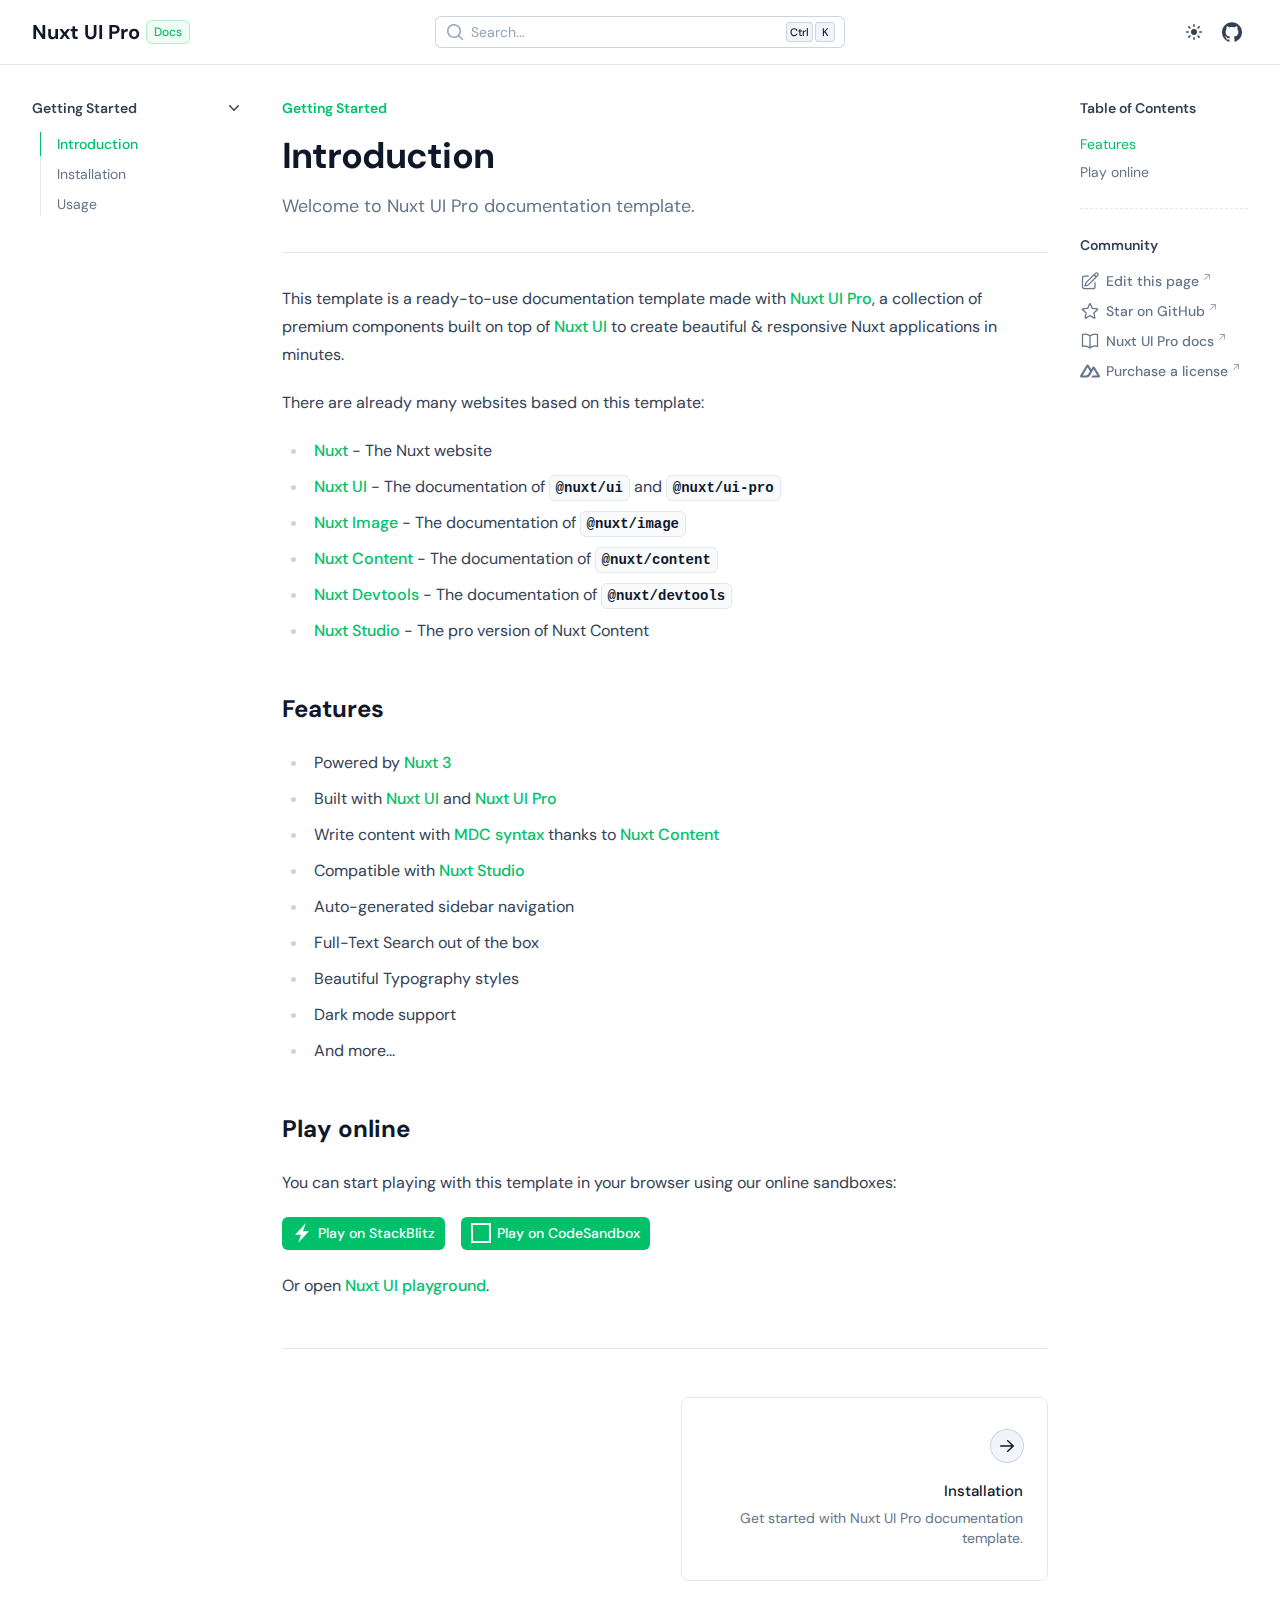
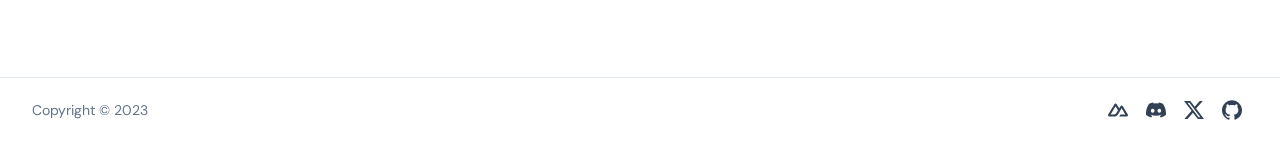
<file: getting-started/index.html>
<!DOCTYPE html>
<html  lang="en">
<head><meta charset="utf-8">
<meta name="viewport" content="width=device-width, initial-scale=1">
<style id="nuxt-ui-colors">:root {
--color-primary-50: 239 253 245;
--color-primary-100: 217 251 232;
--color-primary-200: 179 245 209;
--color-primary-300: 117 237 174;
--color-primary-400: 0 220 130;
--color-primary-500: 0 193 106;
--color-primary-600: 0 161 85;
--color-primary-700: 0 127 69;
--color-primary-800: 1 101 56;
--color-primary-900: 10 83 49;
--color-primary-950: 5 46 22;
--color-primary-DEFAULT: var(--color-primary-500);

--color-gray-50: 248 250 252;
--color-gray-100: 241 245 249;
--color-gray-200: 226 232 240;
--color-gray-300: 203 213 225;
--color-gray-400: 148 163 184;
--color-gray-500: 100 116 139;
--color-gray-600: 71 85 105;
--color-gray-700: 51 65 85;
--color-gray-800: 30 41 59;
--color-gray-900: 15 23 42;
--color-gray-950: 2 6 23;
}

.dark {
  --color-primary-DEFAULT: var(--color-primary-400);
}
</style>
<style id="nuxt-ui-variables">:root {
  --header-height: 4rem;

  --ui-background: 255 255 255;
--ui-foreground: var(--color-gray-700);
}

.dark {
  --ui-background: var(--color-gray-900);
--ui-foreground: var(--color-gray-200);
}</style>
<title>Introduction - Nuxt UI Pro - Docs template</title>
<meta property="og:image" content="http://localhost/getting-started/__og_image__/og.png">
<meta property="og:image:width" content="1200">
<meta property="og:image:height" content="630">
<meta property="og:image:type" content="image/png">
<meta name="twitter:card" content="summary_large_image">
<meta name="twitter:image:src" content="http://localhost/getting-started/__og_image__/og.png">
<meta name="twitter:image:width" content="1200">
<meta name="twitter:image:height" content="630">
<style>@font-face { font-family: "DM Sans fallback"; src: local("BlinkMacSystemFont"); size-adjust: 112.8589%; ascent-override: 87.8974%; descent-override: 27.4679%; line-gap-override: 0%; } @font-face { font-family: "DM Sans fallback"; src: local("Segoe UI"); size-adjust: 104.8865%; ascent-override: 94.5784%; descent-override: 29.5557%; line-gap-override: 0%; } @font-face { font-family: "DM Sans fallback"; src: local("Roboto"); size-adjust: 105.0024%; ascent-override: 94.474%; descent-override: 29.5231%; line-gap-override: 0%; } @font-face { font-family: "DM Sans fallback"; src: local("Helvetica Neue"); size-adjust: 103.8031%; ascent-override: 95.5655%; descent-override: 29.8642%; line-gap-override: 0%; } @font-face { font-family: "DM Sans fallback"; src: local("Arial"); size-adjust: 105.1186%; ascent-override: 94.3696%; descent-override: 29.4905%; line-gap-override: 0%; } @font-face { font-family: "DM Sans fallback"; src: local("Noto Sans"); size-adjust: 98.5138%; ascent-override: 100.6966%; descent-override: 31.4677%; line-gap-override: 0%; }  </style>
<link rel="icon" href="/favicon.ico">
<meta property="og:site_name" content="Nuxt UI Pro - Docs template">
<meta property="og:title" content="Introduction - Nuxt UI Pro - Docs template">
<meta name="description" content="Welcome to Nuxt UI Pro documentation template.">
<meta property="og:description" content="Welcome to Nuxt UI Pro documentation template.">
<link rel="preload" as="fetch" crossorigin="anonymous" href="/getting-started/_payload.json">
<style>/*! tailwindcss v3.3.5 | MIT License | https://tailwindcss.com*/*,:after,:before{border-color:rgb(var(--color-gray-200)/1);border-style:solid;border-width:0;box-sizing:border-box}:after,:before{--tw-content:""}html{-webkit-text-size-adjust:100%;font-feature-settings:normal;font-family:DM Sans,DM Sans fallback,ui-sans-serif,system-ui,-apple-system,BlinkMacSystemFont,Segoe UI,Roboto,Helvetica Neue,Arial,Noto Sans,sans-serif,Apple Color Emoji,Segoe UI Emoji,Segoe UI Symbol,Noto Color Emoji;font-variation-settings:normal;line-height:1.5;tab-size:4}body{line-height:inherit;margin:0}hr{border-top-width:1px;color:inherit;height:0}abbr:where([title]){-webkit-text-decoration:underline dotted;text-decoration:underline dotted}h1,h2,h3,h4,h5,h6{font-size:inherit;font-weight:inherit}a{color:inherit;text-decoration:inherit}b,strong{font-weight:bolder}code,kbd,pre,samp{font-family:ui-monospace,SFMono-Regular,Menlo,Monaco,Consolas,Liberation Mono,Courier New,monospace;font-size:1em}small{font-size:80%}sub,sup{font-size:75%;line-height:0;position:relative;vertical-align:baseline}sub{bottom:-.25em}sup{top:-.5em}table{border-collapse:collapse;border-color:inherit;text-indent:0}button,input,optgroup,select,textarea{font-feature-settings:inherit;color:inherit;font-family:inherit;font-size:100%;font-variation-settings:inherit;font-weight:inherit;line-height:inherit;margin:0;padding:0}button,select{text-transform:none}[type=button],[type=reset],[type=submit],button{-webkit-appearance:button;background-color:transparent;background-image:none}:-moz-focusring{outline:auto}:-moz-ui-invalid{box-shadow:none}progress{vertical-align:baseline}::-webkit-inner-spin-button,::-webkit-outer-spin-button{height:auto}[type=search]{-webkit-appearance:textfield;outline-offset:-2px}::-webkit-search-decoration{-webkit-appearance:none}::-webkit-file-upload-button{-webkit-appearance:button;font:inherit}summary{display:list-item}blockquote,dd,dl,figure,h1,h2,h3,h4,h5,h6,hr,p,pre{margin:0}fieldset{margin:0}fieldset,legend{padding:0}menu,ol,ul{list-style:none;margin:0;padding:0}dialog{padding:0}textarea{resize:vertical}input::placeholder,textarea::placeholder{color:rgb(var(--color-gray-400)/1);opacity:1}[role=button],button{cursor:pointer}:disabled{cursor:default}audio,canvas,embed,iframe,img,object,svg,video{display:block;vertical-align:middle}img,video{height:auto;max-width:100%}[hidden]{display:none}*,:after,:before{--tw-border-spacing-x:0;--tw-border-spacing-y:0;--tw-translate-x:0;--tw-translate-y:0;--tw-rotate:0;--tw-skew-x:0;--tw-skew-y:0;--tw-scale-x:1;--tw-scale-y:1;--tw-pan-x: ;--tw-pan-y: ;--tw-pinch-zoom: ;--tw-scroll-snap-strictness:proximity;--tw-gradient-from-position: ;--tw-gradient-via-position: ;--tw-gradient-to-position: ;--tw-ordinal: ;--tw-slashed-zero: ;--tw-numeric-figure: ;--tw-numeric-spacing: ;--tw-numeric-fraction: ;--tw-ring-inset: ;--tw-ring-offset-width:0px;--tw-ring-offset-color:#fff;--tw-ring-color:rgba(59,130,246,.5);--tw-ring-offset-shadow:0 0 #0000;--tw-ring-shadow:0 0 #0000;--tw-shadow:0 0 #0000;--tw-shadow-colored:0 0 #0000;--tw-blur: ;--tw-brightness: ;--tw-contrast: ;--tw-grayscale: ;--tw-hue-rotate: ;--tw-invert: ;--tw-saturate: ;--tw-sepia: ;--tw-drop-shadow: ;--tw-backdrop-blur: ;--tw-backdrop-brightness: ;--tw-backdrop-contrast: ;--tw-backdrop-grayscale: ;--tw-backdrop-hue-rotate: ;--tw-backdrop-invert: ;--tw-backdrop-opacity: ;--tw-backdrop-saturate: ;--tw-backdrop-sepia: }::backdrop{--tw-border-spacing-x:0;--tw-border-spacing-y:0;--tw-translate-x:0;--tw-translate-y:0;--tw-rotate:0;--tw-skew-x:0;--tw-skew-y:0;--tw-scale-x:1;--tw-scale-y:1;--tw-pan-x: ;--tw-pan-y: ;--tw-pinch-zoom: ;--tw-scroll-snap-strictness:proximity;--tw-gradient-from-position: ;--tw-gradient-via-position: ;--tw-gradient-to-position: ;--tw-ordinal: ;--tw-slashed-zero: ;--tw-numeric-figure: ;--tw-numeric-spacing: ;--tw-numeric-fraction: ;--tw-ring-inset: ;--tw-ring-offset-width:0px;--tw-ring-offset-color:#fff;--tw-ring-color:rgba(59,130,246,.5);--tw-ring-offset-shadow:0 0 #0000;--tw-ring-shadow:0 0 #0000;--tw-shadow:0 0 #0000;--tw-shadow-colored:0 0 #0000;--tw-blur: ;--tw-brightness: ;--tw-contrast: ;--tw-grayscale: ;--tw-hue-rotate: ;--tw-invert: ;--tw-saturate: ;--tw-sepia: ;--tw-drop-shadow: ;--tw-backdrop-blur: ;--tw-backdrop-brightness: ;--tw-backdrop-contrast: ;--tw-backdrop-grayscale: ;--tw-backdrop-hue-rotate: ;--tw-backdrop-invert: ;--tw-backdrop-opacity: ;--tw-backdrop-saturate: ;--tw-backdrop-sepia: }.container{width:100%}@media (min-width:640px){.container{max-width:640px}}@media (min-width:768px){.container{max-width:768px}}@media (min-width:1024px){.container{max-width:1024px}}@media (min-width:1280px){.container{max-width:1280px}}@media (min-width:1536px){.container{max-width:1536px}}.form-input,.form-multiselect,.form-select,.form-textarea{--tw-shadow:0 0 #0000;-webkit-appearance:none;appearance:none;background-color:#fff;border-color:rgb(var(--color-gray-500)/var(--tw-border-opacity,1));border-radius:0;border-width:1px;font-size:1rem;line-height:1.5rem;padding:.5rem .75rem}.form-input:focus,.form-multiselect:focus,.form-select:focus,.form-textarea:focus{--tw-ring-inset:var(--tw-empty,/*!*/ /*!*/);--tw-ring-offset-width:0px;--tw-ring-offset-color:#fff;--tw-ring-color:#2563eb;--tw-ring-offset-shadow:var(--tw-ring-inset) 0 0 0 var(--tw-ring-offset-width) var(--tw-ring-offset-color);--tw-ring-shadow:var(--tw-ring-inset) 0 0 0 calc(1px + var(--tw-ring-offset-width)) var(--tw-ring-color);border-color:#2563eb;box-shadow:/*!*/ /*!*/ 0 0 0 0 #fff,/*!*/ /*!*/ 0 0 0 1px #2563eb,var(--tw-shadow);box-shadow:var(--tw-ring-offset-shadow),var(--tw-ring-shadow),var(--tw-shadow);outline:2px solid transparent;outline-offset:2px}.form-input::placeholder,.form-textarea::placeholder{color:rgb(var(--color-gray-500)/1);color:rgb(var(--color-gray-500)/var(--tw-text-opacity,1));opacity:1}.form-input::-webkit-datetime-edit-fields-wrapper{padding:0}.form-input::-webkit-date-and-time-value{min-height:1.5em;text-align:inherit}.form-input::-webkit-datetime-edit{display:inline-flex}.form-input::-webkit-datetime-edit,.form-input::-webkit-datetime-edit-day-field,.form-input::-webkit-datetime-edit-hour-field,.form-input::-webkit-datetime-edit-meridiem-field,.form-input::-webkit-datetime-edit-millisecond-field,.form-input::-webkit-datetime-edit-minute-field,.form-input::-webkit-datetime-edit-month-field,.form-input::-webkit-datetime-edit-second-field,.form-input::-webkit-datetime-edit-year-field{padding-bottom:0;padding-top:0}.form-select{background-image:url("data:image/svg+xml;charset=utf-8,%3Csvg xmlns='http://www.w3.org/2000/svg' fill='none' viewBox='0 0 20 20'%3E%3Cpath stroke='rgb(var(--color-gray-500) / var(--tw-stroke-opacity, 1))' stroke-linecap='round' stroke-linejoin='round' stroke-width='1.5' d='m6 8 4 4 4-4'/%3E%3C/svg%3E");background-position:right .5rem center;background-repeat:no-repeat;background-size:1.5em 1.5em;padding-right:2.5rem;-webkit-print-color-adjust:exact;print-color-adjust:exact}.form-select:where([size]:not([size="1"])){background-image:none;background-position:0 0;background-repeat:unset;background-size:initial;padding-right:.75rem;-webkit-print-color-adjust:unset;print-color-adjust:unset}.form-checkbox,.form-radio{--tw-shadow:0 0 #0000;-webkit-appearance:none;appearance:none;background-color:#fff;background-origin:border-box;border-color:rgb(var(--color-gray-500)/var(--tw-border-opacity,1));border-width:1px;color:#2563eb;display:inline-block;flex-shrink:0;height:1rem;padding:0;-webkit-print-color-adjust:exact;print-color-adjust:exact;-webkit-user-select:none;user-select:none;vertical-align:middle;width:1rem}.form-checkbox{border-radius:0}.form-radio{border-radius:100%}.form-checkbox:focus,.form-radio:focus{--tw-ring-inset:var(--tw-empty,/*!*/ /*!*/);--tw-ring-offset-width:2px;--tw-ring-offset-color:#fff;--tw-ring-color:#2563eb;--tw-ring-offset-shadow:var(--tw-ring-inset) 0 0 0 var(--tw-ring-offset-width) var(--tw-ring-offset-color);--tw-ring-shadow:var(--tw-ring-inset) 0 0 0 calc(2px + var(--tw-ring-offset-width)) var(--tw-ring-color);box-shadow:/*!*/ /*!*/ 0 0 0 2px #fff,/*!*/ /*!*/ 0 0 0 4px #2563eb,var(--tw-shadow);box-shadow:var(--tw-ring-offset-shadow),var(--tw-ring-shadow),var(--tw-shadow);outline:2px solid transparent;outline-offset:2px}.form-checkbox:checked,.form-radio:checked{background-color:currentColor;background-position:50%;background-repeat:no-repeat;background-size:100% 100%;border-color:transparent}.form-checkbox:checked{background-image:url("data:image/svg+xml;charset=utf-8,%3Csvg xmlns='http://www.w3.org/2000/svg' fill='%23fff' viewBox='0 0 16 16'%3E%3Cpath d='M12.207 4.793a1 1 0 0 1 0 1.414l-5 5a1 1 0 0 1-1.414 0l-2-2a1 1 0 0 1 1.414-1.414L6.5 9.086l4.293-4.293a1 1 0 0 1 1.414 0z'/%3E%3C/svg%3E")}@media (forced-colors:active) {.form-checkbox:checked{-webkit-appearance:auto;appearance:auto}}.form-radio:checked{background-image:url("data:image/svg+xml;charset=utf-8,%3Csvg xmlns='http://www.w3.org/2000/svg' fill='%23fff' viewBox='0 0 16 16'%3E%3Ccircle cx='8' cy='8' r='3'/%3E%3C/svg%3E")}@media (forced-colors:active) {.form-radio:checked{-webkit-appearance:auto;appearance:auto}}.form-checkbox:checked:focus,.form-checkbox:checked:hover,.form-radio:checked:focus,.form-radio:checked:hover{background-color:currentColor;border-color:transparent}.form-checkbox:indeterminate{background-color:currentColor;background-image:url("data:image/svg+xml;charset=utf-8,%3Csvg xmlns='http://www.w3.org/2000/svg' fill='none' viewBox='0 0 16 16'%3E%3Cpath stroke='%23fff' stroke-linecap='round' stroke-linejoin='round' stroke-width='2' d='M4 8h8'/%3E%3C/svg%3E");background-position:50%;background-repeat:no-repeat;background-size:100% 100%;border-color:transparent}@media (forced-colors:active) {.form-checkbox:indeterminate{-webkit-appearance:auto;appearance:auto}}.form-checkbox:indeterminate:focus,.form-checkbox:indeterminate:hover{background-color:currentColor;border-color:transparent}.prose{color:var(--tw-prose-body);max-width:65ch}.prose :where(p):not(:where([class~=not-prose],[class~=not-prose] *)){margin-bottom:1.25em;margin-top:1.25em}.prose :where([class~=lead]):not(:where([class~=not-prose],[class~=not-prose] *)){color:var(--tw-prose-lead);font-size:1.25em;line-height:1.6;margin-bottom:1.2em;margin-top:1.2em}.prose :where(a):not(:where([class~=not-prose],[class~=not-prose] *)){border-bottom:1px solid transparent;color:var(--tw-prose-links);font-weight:500;text-decoration:none}.prose :where(strong):not(:where([class~=not-prose],[class~=not-prose] *)){color:var(--tw-prose-bold);font-weight:600}.prose :where(a strong):not(:where([class~=not-prose],[class~=not-prose] *)){color:inherit}.prose :where(blockquote strong):not(:where([class~=not-prose],[class~=not-prose] *)){color:inherit}.prose :where(thead th strong):not(:where([class~=not-prose],[class~=not-prose] *)){color:inherit}.prose :where(ol):not(:where([class~=not-prose],[class~=not-prose] *)){list-style-type:decimal;margin-bottom:1.25em;margin-top:1.25em;padding-left:1.625em}.prose :where(ol[type=A]):not(:where([class~=not-prose],[class~=not-prose] *)){list-style-type:upper-alpha}.prose :where(ol[type=a]):not(:where([class~=not-prose],[class~=not-prose] *)){list-style-type:lower-alpha}.prose :where(ol[type=A s]):not(:where([class~=not-prose],[class~=not-prose] *)){list-style-type:upper-alpha}.prose :where(ol[type=a s]):not(:where([class~=not-prose],[class~=not-prose] *)){list-style-type:lower-alpha}.prose :where(ol[type=I]):not(:where([class~=not-prose],[class~=not-prose] *)){list-style-type:upper-roman}.prose :where(ol[type=i]):not(:where([class~=not-prose],[class~=not-prose] *)){list-style-type:lower-roman}.prose :where(ol[type=I s]):not(:where([class~=not-prose],[class~=not-prose] *)){list-style-type:upper-roman}.prose :where(ol[type=i s]):not(:where([class~=not-prose],[class~=not-prose] *)){list-style-type:lower-roman}.prose :where(ol[type="1"]):not(:where([class~=not-prose],[class~=not-prose] *)){list-style-type:decimal}.prose :where(ul):not(:where([class~=not-prose],[class~=not-prose] *)){list-style-type:disc;margin-bottom:1.25em;margin-top:1.25em;padding-left:1.625em}.prose :where(ol>li):not(:where([class~=not-prose],[class~=not-prose] *))::marker{color:var(--tw-prose-counters);font-weight:400}.prose :where(ul>li):not(:where([class~=not-prose],[class~=not-prose] *))::marker{color:var(--tw-prose-bullets)}.prose :where(dt):not(:where([class~=not-prose],[class~=not-prose] *)){color:var(--tw-prose-headings);font-weight:600;margin-top:1.25em}.prose :where(hr):not(:where([class~=not-prose],[class~=not-prose] *)){border-color:var(--tw-prose-hr);border-top-width:1px;margin-bottom:3em;margin-top:3em}.prose :where(blockquote):not(:where([class~=not-prose],[class~=not-prose] *)){border-left-color:var(--tw-prose-quote-borders);border-left-width:.25rem;color:var(--tw-prose-quotes);font-style:italic;font-weight:500;margin-bottom:1.6em;margin-top:1.6em;padding-left:1em;quotes:"\201C""\201D""\2018""\2019"}.prose :where(h1):not(:where([class~=not-prose],[class~=not-prose] *)){color:var(--tw-prose-headings);font-size:2.25em;font-weight:800;line-height:1.1111111;margin-bottom:.8888889em;margin-top:0}.prose :where(h1 strong):not(:where([class~=not-prose],[class~=not-prose] *)){color:inherit;font-weight:900}.prose :where(h2):not(:where([class~=not-prose],[class~=not-prose] *)){color:var(--tw-prose-headings);font-size:1.5em;font-weight:700;line-height:1.3333333;margin-bottom:1em;margin-top:2em}.prose :where(h2 strong):not(:where([class~=not-prose],[class~=not-prose] *)){color:inherit;font-weight:800}.prose :where(h3):not(:where([class~=not-prose],[class~=not-prose] *)){color:var(--tw-prose-headings);font-size:1.25em;font-weight:600;line-height:1.6;margin-bottom:.6em;margin-top:1.6em}.prose :where(h3 strong):not(:where([class~=not-prose],[class~=not-prose] *)){color:inherit;font-weight:700}.prose :where(h4):not(:where([class~=not-prose],[class~=not-prose] *)){color:var(--tw-prose-headings);font-weight:600;line-height:1.5;margin-bottom:.5em;margin-top:1.5em}.prose :where(h4 strong):not(:where([class~=not-prose],[class~=not-prose] *)){color:inherit;font-weight:700}.prose :where(img):not(:where([class~=not-prose],[class~=not-prose] *)){margin-bottom:2em;margin-top:2em}.prose :where(picture):not(:where([class~=not-prose],[class~=not-prose] *)){display:block;margin-bottom:2em;margin-top:2em}.prose :where(kbd):not(:where([class~=not-prose],[class~=not-prose] *)){border-radius:.3125rem;box-shadow:0 0 0 1px rgb(var(--tw-prose-kbd-shadows)/10%),0 3px 0 rgb(var(--tw-prose-kbd-shadows)/10%);color:var(--tw-prose-kbd);font-family:inherit;font-size:.875em;font-weight:500;padding:.1875em .375em}.prose :where(code):not(:where([class~=not-prose],[class~=not-prose] *)){background-color:var(--tw-prose-pre-bg);border:1px solid var(--tw-prose-pre-border);border-radius:.375rem;color:var(--tw-prose-code);font-size:.875em;font-weight:600;padding:.25rem .375rem}.prose :where(a code):not(:where([class~=not-prose],[class~=not-prose] *)){border:1px dashed var(--tw-prose-pre-border);color:var(--tw-prose-code)}.prose :where(h1 code):not(:where([class~=not-prose],[class~=not-prose] *)){color:inherit}.prose :where(h2 code):not(:where([class~=not-prose],[class~=not-prose] *)){color:inherit;font-size:.875em}.prose :where(h3 code):not(:where([class~=not-prose],[class~=not-prose] *)){color:inherit;font-size:.9em}.prose :where(h4 code):not(:where([class~=not-prose],[class~=not-prose] *)){color:inherit}.prose :where(blockquote code):not(:where([class~=not-prose],[class~=not-prose] *)){color:inherit}.prose :where(thead th code):not(:where([class~=not-prose],[class~=not-prose] *)){color:inherit}.prose :where(pre):not(:where([class~=not-prose],[class~=not-prose] *)){background-color:var(--tw-prose-pre-bg)!important;border:1px solid var(--tw-prose-pre-border);border-radius:.375rem;color:var(--tw-prose-pre-code)!important;font-size:.875em;font-weight:400;line-height:1.7142857;margin-bottom:1.7142857em;margin-top:1.7142857em;overflow-x:auto;padding:.8571429em 1.1428571em;white-space:pre-wrap;word-break:break-word}.prose :where(pre code):not(:where([class~=not-prose],[class~=not-prose] *)){background-color:transparent;border-radius:0;border-width:0;color:inherit;font-family:inherit;font-size:inherit;font-weight:inherit;line-height:inherit;padding:0}.prose :where(pre code):not(:where([class~=not-prose],[class~=not-prose] *)):before{content:none}.prose :where(pre code):not(:where([class~=not-prose],[class~=not-prose] *)):after{content:none}.prose :where(table):not(:where([class~=not-prose],[class~=not-prose] *)){font-size:.875em;line-height:1.7142857;margin-bottom:2em;margin-top:2em;table-layout:auto;text-align:left;width:100%;word-break:break-all}.prose :where(thead):not(:where([class~=not-prose],[class~=not-prose] *)){border-bottom-color:var(--tw-prose-th-borders);border-bottom-width:1px}.prose :where(thead th):not(:where([class~=not-prose],[class~=not-prose] *)){color:var(--tw-prose-headings);font-weight:600;padding-bottom:.5714286em;padding-left:.5714286em;padding-right:.5714286em;vertical-align:bottom}.prose :where(tbody tr):not(:where([class~=not-prose],[class~=not-prose] *)){border-bottom-color:var(--tw-prose-td-borders);border-bottom-width:1px}.prose :where(tbody tr:last-child):not(:where([class~=not-prose],[class~=not-prose] *)){border-bottom-width:0}.prose :where(tbody td):not(:where([class~=not-prose],[class~=not-prose] *)){vertical-align:baseline}.prose :where(tfoot):not(:where([class~=not-prose],[class~=not-prose] *)){border-top-color:var(--tw-prose-th-borders);border-top-width:1px}.prose :where(tfoot td):not(:where([class~=not-prose],[class~=not-prose] *)){vertical-align:top}.prose :where(figure>*):not(:where([class~=not-prose],[class~=not-prose] *)){margin-bottom:0;margin-top:0}.prose :where(figcaption):not(:where([class~=not-prose],[class~=not-prose] *)){color:var(--tw-prose-captions);font-size:.875em;line-height:1.4285714;margin-top:.8571429em}.prose{--tw-prose-body:#374151;--tw-prose-headings:#111827;--tw-prose-lead:#4b5563;--tw-prose-links:#111827;--tw-prose-bold:#111827;--tw-prose-counters:#6b7280;--tw-prose-bullets:#d1d5db;--tw-prose-hr:#e5e7eb;--tw-prose-quotes:#111827;--tw-prose-quote-borders:#e5e7eb;--tw-prose-captions:#6b7280;--tw-prose-kbd:#111827;--tw-prose-kbd-shadows:17 24 39;--tw-prose-code:#111827;--tw-prose-pre-code:#e5e7eb;--tw-prose-pre-bg:#1f2937;--tw-prose-th-borders:#d1d5db;--tw-prose-td-borders:#e5e7eb;--tw-prose-invert-body:#d1d5db;--tw-prose-invert-headings:#fff;--tw-prose-invert-lead:#9ca3af;--tw-prose-invert-links:#fff;--tw-prose-invert-bold:#fff;--tw-prose-invert-counters:#9ca3af;--tw-prose-invert-bullets:#4b5563;--tw-prose-invert-hr:#374151;--tw-prose-invert-quotes:#f3f4f6;--tw-prose-invert-quote-borders:#374151;--tw-prose-invert-captions:#9ca3af;--tw-prose-invert-kbd:#fff;--tw-prose-invert-kbd-shadows:255 255 255;--tw-prose-invert-code:#fff;--tw-prose-invert-pre-code:#d1d5db;--tw-prose-invert-pre-bg:rgba(0,0,0,.5);--tw-prose-invert-th-borders:#4b5563;--tw-prose-invert-td-borders:#374151;font-size:1rem;line-height:1.75}.prose :where(picture>img):not(:where([class~=not-prose],[class~=not-prose] *)){margin-bottom:0;margin-top:0}.prose :where(video):not(:where([class~=not-prose],[class~=not-prose] *)){margin-bottom:2em;margin-top:2em}.prose :where(li):not(:where([class~=not-prose],[class~=not-prose] *)){margin-bottom:.5em;margin-top:.5em}.prose :where(ol>li):not(:where([class~=not-prose],[class~=not-prose] *)){padding-left:.375em}.prose :where(ul>li):not(:where([class~=not-prose],[class~=not-prose] *)){padding-left:.375em}.prose :where(.prose>ul>li p):not(:where([class~=not-prose],[class~=not-prose] *)){margin-bottom:.75em;margin-top:.75em}.prose :where(.prose>ul>li>:first-child):not(:where([class~=not-prose],[class~=not-prose] *)){margin-top:1.25em}.prose :where(.prose>ul>li>:last-child):not(:where([class~=not-prose],[class~=not-prose] *)){margin-bottom:1.25em}.prose :where(.prose>ol>li>:first-child):not(:where([class~=not-prose],[class~=not-prose] *)){margin-top:1.25em}.prose :where(.prose>ol>li>:last-child):not(:where([class~=not-prose],[class~=not-prose] *)){margin-bottom:1.25em}.prose :where(ul ul,ul ol,ol ul,ol ol):not(:where([class~=not-prose],[class~=not-prose] *)){margin-bottom:.75em;margin-top:.75em}.prose :where(dl):not(:where([class~=not-prose],[class~=not-prose] *)){margin-bottom:1.25em;margin-top:1.25em}.prose :where(dd):not(:where([class~=not-prose],[class~=not-prose] *)){margin-top:.5em;padding-left:1.625em}.prose :where(hr+*):not(:where([class~=not-prose],[class~=not-prose] *)){margin-top:0}.prose :where(h2+*):not(:where([class~=not-prose],[class~=not-prose] *)){margin-top:0}.prose :where(h3+*):not(:where([class~=not-prose],[class~=not-prose] *)){margin-top:0}.prose :where(h4+*):not(:where([class~=not-prose],[class~=not-prose] *)){margin-top:0}.prose :where(thead th:first-child):not(:where([class~=not-prose],[class~=not-prose] *)){padding-left:0}.prose :where(thead th:last-child):not(:where([class~=not-prose],[class~=not-prose] *)){padding-right:0}.prose :where(tbody td,tfoot td):not(:where([class~=not-prose],[class~=not-prose] *)){padding:.5714286em}.prose :where(tbody td:first-child,tfoot td:first-child):not(:where([class~=not-prose],[class~=not-prose] *)){padding-left:0}.prose :where(tbody td:last-child,tfoot td:last-child):not(:where([class~=not-prose],[class~=not-prose] *)){padding-right:0}.prose :where(figure):not(:where([class~=not-prose],[class~=not-prose] *)){margin-bottom:2em;margin-top:2em}.prose :where(.prose>:first-child):not(:where([class~=not-prose],[class~=not-prose] *)){margin-top:0}.prose :where(.prose>:last-child):not(:where([class~=not-prose],[class~=not-prose] *)){margin-bottom:0}.prose :where(h1,h2,h3,h4):not(:where([class~=not-prose],[class~=not-prose] *)){font-weight:700;scroll-margin-top:var(--scroll-mt)}.prose :where(h1 a,h2 a,h3 a,h4 a):not(:where([class~=not-prose],[class~=not-prose] *)){border-bottom:none!important;color:inherit;font-weight:inherit}.prose :where(a:hover):not(:where([class~=not-prose],[class~=not-prose] *)){border-color:var(--tw-prose-links)}.prose :where(a:has(>code)):not(:where([class~=not-prose],[class~=not-prose] *)){border-color:transparent!important}.prose :where(a:hover code):not(:where([class~=not-prose],[class~=not-prose] *)){border-color:var(--tw-prose-links);color:var(--tw-prose-links)}.prose :where(input[type=checkbox]):not(:where([class~=not-prose],[class~=not-prose] *)){border-color:rgb(var(--color-gray-300));border-radius:.25rem;color:rgb(var(--color-primary-500));height:1rem;margin-bottom:0!important;margin-top:-3.5px!important;width:1rem}.prose :where(input[type=checkbox]):not(:where([class~=not-prose],[class~=not-prose] *)):focus{--tw-ring-offset-width:0}.prose :where(input[type=checkbox]:checked):not(:where([class~=not-prose],[class~=not-prose] *)){border-color:rgb(var(--color-primary-500))}.prose :where(input[type=checkbox]:disabled):not(:where([class~=not-prose],[class~=not-prose] *)){cursor:not-allowed;opacity:.5}.prose :where(ul.contains-task-list):not(:where([class~=not-prose],[class~=not-prose] *)){margin-left:-1.625em}.prose :where(ul ul):not(:where([class~=not-prose],[class~=not-prose] *)){padding-left:1.5rem}.prose :where(ul ol):not(:where([class~=not-prose],[class~=not-prose] *)){padding-left:1.5rem}.prose :where(ul>li.task-list-item):not(:where([class~=not-prose],[class~=not-prose] *)){padding-left:0!important}.prose :where(ul>li.task-list-item input):not(:where([class~=not-prose],[class~=not-prose] *)){margin-right:7px}.prose :where(ul>li.task-list-item>ul.contains-task-list):not(:where([class~=not-prose],[class~=not-prose] *)){margin-left:0}.prose :where(ul>li.task-list-item a):not(:where([class~=not-prose],[class~=not-prose] *)){margin-bottom:0}.prose :where(ul>li.task-list-item):not(:where([class~=not-prose],[class~=not-prose] *))::marker{content:none}.prose :where(ul>li>p):not(:where([class~=not-prose],[class~=not-prose] *)){margin:0}.prose :where(ul>li>span.issue-badge,p>span.issue-badge):not(:where([class~=not-prose],[class~=not-prose] *)){margin:0!important;vertical-align:text-top}.prose :where(ul>li>button):not(:where([class~=not-prose],[class~=not-prose] *)){vertical-align:baseline!important}.prose-primary{--tw-prose-body:rgb(var(--color-gray-700));--tw-prose-headings:rgb(var(--color-gray-900));--tw-prose-lead:rgb(var(--color-gray-600));--tw-prose-links:rgb(var(--color-primary-500));--tw-prose-bold:rgb(var(--color-gray-900));--tw-prose-counters:rgb(var(--color-gray-500));--tw-prose-bullets:rgb(var(--color-gray-300));--tw-prose-hr:rgb(var(--color-gray-200));--tw-prose-quotes:rgb(var(--color-gray-900));--tw-prose-quote-borders:rgb(var(--color-gray-200));--tw-prose-captions:rgb(var(--color-gray-500));--tw-prose-code:rgb(var(--color-gray-900));--tw-prose-pre-code:rgb(var(--color-gray-900));--tw-prose-pre-bg:rgb(var(--color-gray-50));--tw-prose-pre-border:rgb(var(--color-gray-200));--tw-prose-th-borders:rgb(var(--color-gray-300));--tw-prose-td-borders:rgb(var(--color-gray-200));--tw-prose-invert-body:rgb(var(--color-gray-200));--tw-prose-invert-headings:#fff;--tw-prose-invert-lead:rgb(var(--color-gray-400));--tw-prose-invert-links:rgb(var(--color-primary-400));--tw-prose-invert-bold:#fff;--tw-prose-invert-counters:rgb(var(--color-gray-400));--tw-prose-invert-bullets:rgb(var(--color-gray-600));--tw-prose-invert-hr:rgb(var(--color-gray-800));--tw-prose-invert-quotes:rgb(var(--color-gray-100));--tw-prose-invert-quote-borders:rgb(var(--color-gray-700));--tw-prose-invert-captions:rgb(var(--color-gray-400));--tw-prose-invert-code:#fff;--tw-prose-invert-pre-code:#fff;--tw-prose-invert-pre-bg:rgb(var(--color-gray-800));--tw-prose-invert-pre-border:rgb(var(--color-gray-700));--tw-prose-invert-th-borders:rgb(var(--color-gray-700));--tw-prose-invert-td-borders:rgb(var(--color-gray-800))}.i-heroicons-arrow-left-20-solid{--svg:url("data:image/svg+xml;charset=utf-8,%3Csvg xmlns='http://www.w3.org/2000/svg' width='20' height='20'%3E%3Cpath fill-rule='evenodd' d='M17 10a.75.75 0 0 1-.75.75H5.612l4.158 3.96a.75.75 0 1 1-1.04 1.08l-5.5-5.25a.75.75 0 0 1 0-1.08l5.5-5.25a.75.75 0 1 1 1.04 1.08L5.612 9.25H16.25A.75.75 0 0 1 17 10' clip-rule='evenodd'/%3E%3C/svg%3E");-webkit-mask-image:url("data:image/svg+xml;charset=utf-8,%3Csvg xmlns='http://www.w3.org/2000/svg' width='20' height='20'%3E%3Cpath fill-rule='evenodd' d='M17 10a.75.75 0 0 1-.75.75H5.612l4.158 3.96a.75.75 0 1 1-1.04 1.08l-5.5-5.25a.75.75 0 0 1 0-1.08l5.5-5.25a.75.75 0 1 1 1.04 1.08L5.612 9.25H16.25A.75.75 0 0 1 17 10' clip-rule='evenodd'/%3E%3C/svg%3E");-webkit-mask-image:var(--svg);mask-image:url("data:image/svg+xml;charset=utf-8,%3Csvg xmlns='http://www.w3.org/2000/svg' width='20' height='20'%3E%3Cpath fill-rule='evenodd' d='M17 10a.75.75 0 0 1-.75.75H5.612l4.158 3.96a.75.75 0 1 1-1.04 1.08l-5.5-5.25a.75.75 0 0 1 0-1.08l5.5-5.25a.75.75 0 1 1 1.04 1.08L5.612 9.25H16.25A.75.75 0 0 1 17 10' clip-rule='evenodd'/%3E%3C/svg%3E");mask-image:var(--svg)}.i-heroicons-arrow-left-20-solid,.i-heroicons-arrow-path-20-solid{background-color:currentColor;display:inline-block;height:1em;-webkit-mask-repeat:no-repeat;mask-repeat:no-repeat;-webkit-mask-size:100% 100%;mask-size:100% 100%;width:1em}.i-heroicons-arrow-path-20-solid{--svg:url("data:image/svg+xml;charset=utf-8,%3Csvg xmlns='http://www.w3.org/2000/svg' width='20' height='20'%3E%3Cpath fill-rule='evenodd' d='M15.312 11.424a5.5 5.5 0 0 1-9.201 2.466l-.312-.311h2.433a.75.75 0 0 0 0-1.5H3.989a.75.75 0 0 0-.75.75v4.242a.75.75 0 0 0 1.5 0v-2.43l.31.31a7 7 0 0 0 11.712-3.138.75.75 0 0 0-1.449-.39Zm1.23-3.723a.75.75 0 0 0 .219-.53V2.929a.75.75 0 0 0-1.5 0V5.36l-.31-.31A7 7 0 0 0 3.239 8.188a.75.75 0 1 0 1.448.389A5.5 5.5 0 0 1 13.89 6.11l.311.31h-2.432a.75.75 0 0 0 0 1.5h4.243a.75.75 0 0 0 .53-.219Z' clip-rule='evenodd'/%3E%3C/svg%3E");-webkit-mask-image:url("data:image/svg+xml;charset=utf-8,%3Csvg xmlns='http://www.w3.org/2000/svg' width='20' height='20'%3E%3Cpath fill-rule='evenodd' d='M15.312 11.424a5.5 5.5 0 0 1-9.201 2.466l-.312-.311h2.433a.75.75 0 0 0 0-1.5H3.989a.75.75 0 0 0-.75.75v4.242a.75.75 0 0 0 1.5 0v-2.43l.31.31a7 7 0 0 0 11.712-3.138.75.75 0 0 0-1.449-.39Zm1.23-3.723a.75.75 0 0 0 .219-.53V2.929a.75.75 0 0 0-1.5 0V5.36l-.31-.31A7 7 0 0 0 3.239 8.188a.75.75 0 1 0 1.448.389A5.5 5.5 0 0 1 13.89 6.11l.311.31h-2.432a.75.75 0 0 0 0 1.5h4.243a.75.75 0 0 0 .53-.219Z' clip-rule='evenodd'/%3E%3C/svg%3E");-webkit-mask-image:var(--svg);mask-image:url("data:image/svg+xml;charset=utf-8,%3Csvg xmlns='http://www.w3.org/2000/svg' width='20' height='20'%3E%3Cpath fill-rule='evenodd' d='M15.312 11.424a5.5 5.5 0 0 1-9.201 2.466l-.312-.311h2.433a.75.75 0 0 0 0-1.5H3.989a.75.75 0 0 0-.75.75v4.242a.75.75 0 0 0 1.5 0v-2.43l.31.31a7 7 0 0 0 11.712-3.138.75.75 0 0 0-1.449-.39Zm1.23-3.723a.75.75 0 0 0 .219-.53V2.929a.75.75 0 0 0-1.5 0V5.36l-.31-.31A7 7 0 0 0 3.239 8.188a.75.75 0 1 0 1.448.389A5.5 5.5 0 0 1 13.89 6.11l.311.31h-2.432a.75.75 0 0 0 0 1.5h4.243a.75.75 0 0 0 .53-.219Z' clip-rule='evenodd'/%3E%3C/svg%3E");mask-image:var(--svg)}.i-heroicons-arrow-right-20-solid{--svg:url("data:image/svg+xml;charset=utf-8,%3Csvg xmlns='http://www.w3.org/2000/svg' width='20' height='20'%3E%3Cpath fill-rule='evenodd' d='M3 10a.75.75 0 0 1 .75-.75h10.638L10.23 5.29a.75.75 0 1 1 1.04-1.08l5.5 5.25a.75.75 0 0 1 0 1.08l-5.5 5.25a.75.75 0 1 1-1.04-1.08l4.158-3.96H3.75A.75.75 0 0 1 3 10' clip-rule='evenodd'/%3E%3C/svg%3E");-webkit-mask-image:url("data:image/svg+xml;charset=utf-8,%3Csvg xmlns='http://www.w3.org/2000/svg' width='20' height='20'%3E%3Cpath fill-rule='evenodd' d='M3 10a.75.75 0 0 1 .75-.75h10.638L10.23 5.29a.75.75 0 1 1 1.04-1.08l5.5 5.25a.75.75 0 0 1 0 1.08l-5.5 5.25a.75.75 0 1 1-1.04-1.08l4.158-3.96H3.75A.75.75 0 0 1 3 10' clip-rule='evenodd'/%3E%3C/svg%3E");-webkit-mask-image:var(--svg);mask-image:url("data:image/svg+xml;charset=utf-8,%3Csvg xmlns='http://www.w3.org/2000/svg' width='20' height='20'%3E%3Cpath fill-rule='evenodd' d='M3 10a.75.75 0 0 1 .75-.75h10.638L10.23 5.29a.75.75 0 1 1 1.04-1.08l5.5 5.25a.75.75 0 0 1 0 1.08l-5.5 5.25a.75.75 0 1 1-1.04-1.08l4.158-3.96H3.75A.75.75 0 0 1 3 10' clip-rule='evenodd'/%3E%3C/svg%3E");mask-image:var(--svg)}.i-heroicons-arrow-right-20-solid,.i-heroicons-arrow-up-right-20-solid{background-color:currentColor;display:inline-block;height:1em;-webkit-mask-repeat:no-repeat;mask-repeat:no-repeat;-webkit-mask-size:100% 100%;mask-size:100% 100%;width:1em}.i-heroicons-arrow-up-right-20-solid{--svg:url("data:image/svg+xml;charset=utf-8,%3Csvg xmlns='http://www.w3.org/2000/svg' width='20' height='20'%3E%3Cpath fill-rule='evenodd' d='M5.22 14.78a.75.75 0 0 0 1.06 0l7.22-7.22v5.69a.75.75 0 0 0 1.5 0v-7.5a.75.75 0 0 0-.75-.75h-7.5a.75.75 0 0 0 0 1.5h5.69l-7.22 7.22a.75.75 0 0 0 0 1.06Z' clip-rule='evenodd'/%3E%3C/svg%3E");-webkit-mask-image:url("data:image/svg+xml;charset=utf-8,%3Csvg xmlns='http://www.w3.org/2000/svg' width='20' height='20'%3E%3Cpath fill-rule='evenodd' d='M5.22 14.78a.75.75 0 0 0 1.06 0l7.22-7.22v5.69a.75.75 0 0 0 1.5 0v-7.5a.75.75 0 0 0-.75-.75h-7.5a.75.75 0 0 0 0 1.5h5.69l-7.22 7.22a.75.75 0 0 0 0 1.06Z' clip-rule='evenodd'/%3E%3C/svg%3E");-webkit-mask-image:var(--svg);mask-image:url("data:image/svg+xml;charset=utf-8,%3Csvg xmlns='http://www.w3.org/2000/svg' width='20' height='20'%3E%3Cpath fill-rule='evenodd' d='M5.22 14.78a.75.75 0 0 0 1.06 0l7.22-7.22v5.69a.75.75 0 0 0 1.5 0v-7.5a.75.75 0 0 0-.75-.75h-7.5a.75.75 0 0 0 0 1.5h5.69l-7.22 7.22a.75.75 0 0 0 0 1.06Z' clip-rule='evenodd'/%3E%3C/svg%3E");mask-image:var(--svg)}.i-heroicons-arrows-up-down-20-solid{--svg:url("data:image/svg+xml;charset=utf-8,%3Csvg xmlns='http://www.w3.org/2000/svg' width='20' height='20'%3E%3Cpath fill-rule='evenodd' d='M2.24 6.8a.75.75 0 0 0 1.06-.04l1.95-2.1v8.59a.75.75 0 0 0 1.5 0V4.66l1.95 2.1a.75.75 0 1 0 1.1-1.02l-3.25-3.5a.75.75 0 0 0-1.1 0L2.2 5.74a.75.75 0 0 0 .04 1.06Zm8 6.4a.75.75 0 0 0-.04 1.06l3.25 3.5a.75.75 0 0 0 1.1 0l3.25-3.5a.75.75 0 1 0-1.1-1.02l-1.95 2.1V6.75a.75.75 0 0 0-1.5 0v8.59l-1.95-2.1a.75.75 0 0 0-1.06-.04Z' clip-rule='evenodd'/%3E%3C/svg%3E");-webkit-mask-image:url("data:image/svg+xml;charset=utf-8,%3Csvg xmlns='http://www.w3.org/2000/svg' width='20' height='20'%3E%3Cpath fill-rule='evenodd' d='M2.24 6.8a.75.75 0 0 0 1.06-.04l1.95-2.1v8.59a.75.75 0 0 0 1.5 0V4.66l1.95 2.1a.75.75 0 1 0 1.1-1.02l-3.25-3.5a.75.75 0 0 0-1.1 0L2.2 5.74a.75.75 0 0 0 .04 1.06Zm8 6.4a.75.75 0 0 0-.04 1.06l3.25 3.5a.75.75 0 0 0 1.1 0l3.25-3.5a.75.75 0 1 0-1.1-1.02l-1.95 2.1V6.75a.75.75 0 0 0-1.5 0v8.59l-1.95-2.1a.75.75 0 0 0-1.06-.04Z' clip-rule='evenodd'/%3E%3C/svg%3E");-webkit-mask-image:var(--svg);mask-image:url("data:image/svg+xml;charset=utf-8,%3Csvg xmlns='http://www.w3.org/2000/svg' width='20' height='20'%3E%3Cpath fill-rule='evenodd' d='M2.24 6.8a.75.75 0 0 0 1.06-.04l1.95-2.1v8.59a.75.75 0 0 0 1.5 0V4.66l1.95 2.1a.75.75 0 1 0 1.1-1.02l-3.25-3.5a.75.75 0 0 0-1.1 0L2.2 5.74a.75.75 0 0 0 .04 1.06Zm8 6.4a.75.75 0 0 0-.04 1.06l3.25 3.5a.75.75 0 0 0 1.1 0l3.25-3.5a.75.75 0 1 0-1.1-1.02l-1.95 2.1V6.75a.75.75 0 0 0-1.5 0v8.59l-1.95-2.1a.75.75 0 0 0-1.06-.04Z' clip-rule='evenodd'/%3E%3C/svg%3E");mask-image:var(--svg)}.i-heroicons-arrows-up-down-20-solid,.i-heroicons-bars-3{background-color:currentColor;display:inline-block;height:1em;-webkit-mask-repeat:no-repeat;mask-repeat:no-repeat;-webkit-mask-size:100% 100%;mask-size:100% 100%;width:1em}.i-heroicons-bars-3{--svg:url("data:image/svg+xml;charset=utf-8,%3Csvg xmlns='http://www.w3.org/2000/svg' width='24' height='24'%3E%3Cpath fill='none' stroke='%23000' stroke-linecap='round' stroke-linejoin='round' stroke-width='1.5' d='M3.75 6.75h16.5M3.75 12h16.5m-16.5 5.25h16.5'/%3E%3C/svg%3E");-webkit-mask-image:url("data:image/svg+xml;charset=utf-8,%3Csvg xmlns='http://www.w3.org/2000/svg' width='24' height='24'%3E%3Cpath fill='none' stroke='%23000' stroke-linecap='round' stroke-linejoin='round' stroke-width='1.5' d='M3.75 6.75h16.5M3.75 12h16.5m-16.5 5.25h16.5'/%3E%3C/svg%3E");-webkit-mask-image:var(--svg);mask-image:url("data:image/svg+xml;charset=utf-8,%3Csvg xmlns='http://www.w3.org/2000/svg' width='24' height='24'%3E%3Cpath fill='none' stroke='%23000' stroke-linecap='round' stroke-linejoin='round' stroke-width='1.5' d='M3.75 6.75h16.5M3.75 12h16.5m-16.5 5.25h16.5'/%3E%3C/svg%3E");mask-image:var(--svg)}.i-heroicons-bars-arrow-down-20-solid{--svg:url("data:image/svg+xml;charset=utf-8,%3Csvg xmlns='http://www.w3.org/2000/svg' width='20' height='20'%3E%3Cpath fill-rule='evenodd' d='M2 3.75A.75.75 0 0 1 2.75 3h11.5a.75.75 0 0 1 0 1.5H2.75A.75.75 0 0 1 2 3.75M2 7.5a.75.75 0 0 1 .75-.75h7.508a.75.75 0 0 1 0 1.5H2.75A.75.75 0 0 1 2 7.5M14 7a.75.75 0 0 1 .75.75v6.59l1.95-2.1a.75.75 0 1 1 1.1 1.02l-3.25 3.5a.75.75 0 0 1-1.1 0l-3.25-3.5a.75.75 0 1 1 1.1-1.02l1.95 2.1V7.75A.75.75 0 0 1 14 7M2 11.25a.75.75 0 0 1 .75-.75h4.562a.75.75 0 0 1 0 1.5H2.75a.75.75 0 0 1-.75-.75' clip-rule='evenodd'/%3E%3C/svg%3E");-webkit-mask-image:url("data:image/svg+xml;charset=utf-8,%3Csvg xmlns='http://www.w3.org/2000/svg' width='20' height='20'%3E%3Cpath fill-rule='evenodd' d='M2 3.75A.75.75 0 0 1 2.75 3h11.5a.75.75 0 0 1 0 1.5H2.75A.75.75 0 0 1 2 3.75M2 7.5a.75.75 0 0 1 .75-.75h7.508a.75.75 0 0 1 0 1.5H2.75A.75.75 0 0 1 2 7.5M14 7a.75.75 0 0 1 .75.75v6.59l1.95-2.1a.75.75 0 1 1 1.1 1.02l-3.25 3.5a.75.75 0 0 1-1.1 0l-3.25-3.5a.75.75 0 1 1 1.1-1.02l1.95 2.1V7.75A.75.75 0 0 1 14 7M2 11.25a.75.75 0 0 1 .75-.75h4.562a.75.75 0 0 1 0 1.5H2.75a.75.75 0 0 1-.75-.75' clip-rule='evenodd'/%3E%3C/svg%3E");-webkit-mask-image:var(--svg);mask-image:url("data:image/svg+xml;charset=utf-8,%3Csvg xmlns='http://www.w3.org/2000/svg' width='20' height='20'%3E%3Cpath fill-rule='evenodd' d='M2 3.75A.75.75 0 0 1 2.75 3h11.5a.75.75 0 0 1 0 1.5H2.75A.75.75 0 0 1 2 3.75M2 7.5a.75.75 0 0 1 .75-.75h7.508a.75.75 0 0 1 0 1.5H2.75A.75.75 0 0 1 2 7.5M14 7a.75.75 0 0 1 .75.75v6.59l1.95-2.1a.75.75 0 1 1 1.1 1.02l-3.25 3.5a.75.75 0 0 1-1.1 0l-3.25-3.5a.75.75 0 1 1 1.1-1.02l1.95 2.1V7.75A.75.75 0 0 1 14 7M2 11.25a.75.75 0 0 1 .75-.75h4.562a.75.75 0 0 1 0 1.5H2.75a.75.75 0 0 1-.75-.75' clip-rule='evenodd'/%3E%3C/svg%3E");mask-image:var(--svg)}.i-heroicons-bars-arrow-down-20-solid,.i-heroicons-bars-arrow-up-20-solid{background-color:currentColor;display:inline-block;height:1em;-webkit-mask-repeat:no-repeat;mask-repeat:no-repeat;-webkit-mask-size:100% 100%;mask-size:100% 100%;width:1em}.i-heroicons-bars-arrow-up-20-solid{--svg:url("data:image/svg+xml;charset=utf-8,%3Csvg xmlns='http://www.w3.org/2000/svg' width='20' height='20'%3E%3Cpath fill-rule='evenodd' d='M2 3.75A.75.75 0 0 1 2.75 3h11.5a.75.75 0 0 1 0 1.5H2.75A.75.75 0 0 1 2 3.75M2 7.5a.75.75 0 0 1 .75-.75h6.365a.75.75 0 0 1 0 1.5H2.75A.75.75 0 0 1 2 7.5M14 7a.75.75 0 0 1 .55.24l3.25 3.5a.75.75 0 1 1-1.1 1.02l-1.95-2.1v6.59a.75.75 0 0 1-1.5 0V9.66l-1.95 2.1a.75.75 0 1 1-1.1-1.02l3.25-3.5A.75.75 0 0 1 14 7M2 11.25a.75.75 0 0 1 .75-.75H7A.75.75 0 0 1 7 12H2.75a.75.75 0 0 1-.75-.75' clip-rule='evenodd'/%3E%3C/svg%3E");-webkit-mask-image:url("data:image/svg+xml;charset=utf-8,%3Csvg xmlns='http://www.w3.org/2000/svg' width='20' height='20'%3E%3Cpath fill-rule='evenodd' d='M2 3.75A.75.75 0 0 1 2.75 3h11.5a.75.75 0 0 1 0 1.5H2.75A.75.75 0 0 1 2 3.75M2 7.5a.75.75 0 0 1 .75-.75h6.365a.75.75 0 0 1 0 1.5H2.75A.75.75 0 0 1 2 7.5M14 7a.75.75 0 0 1 .55.24l3.25 3.5a.75.75 0 1 1-1.1 1.02l-1.95-2.1v6.59a.75.75 0 0 1-1.5 0V9.66l-1.95 2.1a.75.75 0 1 1-1.1-1.02l3.25-3.5A.75.75 0 0 1 14 7M2 11.25a.75.75 0 0 1 .75-.75H7A.75.75 0 0 1 7 12H2.75a.75.75 0 0 1-.75-.75' clip-rule='evenodd'/%3E%3C/svg%3E");-webkit-mask-image:var(--svg);mask-image:url("data:image/svg+xml;charset=utf-8,%3Csvg xmlns='http://www.w3.org/2000/svg' width='20' height='20'%3E%3Cpath fill-rule='evenodd' d='M2 3.75A.75.75 0 0 1 2.75 3h11.5a.75.75 0 0 1 0 1.5H2.75A.75.75 0 0 1 2 3.75M2 7.5a.75.75 0 0 1 .75-.75h6.365a.75.75 0 0 1 0 1.5H2.75A.75.75 0 0 1 2 7.5M14 7a.75.75 0 0 1 .55.24l3.25 3.5a.75.75 0 1 1-1.1 1.02l-1.95-2.1v6.59a.75.75 0 0 1-1.5 0V9.66l-1.95 2.1a.75.75 0 1 1-1.1-1.02l3.25-3.5A.75.75 0 0 1 14 7M2 11.25a.75.75 0 0 1 .75-.75H7A.75.75 0 0 1 7 12H2.75a.75.75 0 0 1-.75-.75' clip-rule='evenodd'/%3E%3C/svg%3E");mask-image:var(--svg)}.i-heroicons-book-open{--svg:url("data:image/svg+xml;charset=utf-8,%3Csvg xmlns='http://www.w3.org/2000/svg' width='24' height='24'%3E%3Cpath fill='none' stroke='%23000' stroke-linecap='round' stroke-linejoin='round' stroke-width='1.5' d='M12 6.042A8.967 8.967 0 0 0 6 3.75c-1.052 0-2.062.18-3 .512v14.25A8.987 8.987 0 0 1 6 18c2.305 0 4.408.867 6 2.292m0-14.25a8.966 8.966 0 0 1 6-2.292c1.052 0 2.062.18 3 .512v14.25A8.987 8.987 0 0 0 18 18a8.967 8.967 0 0 0-6 2.292m0-14.25v14.25'/%3E%3C/svg%3E");-webkit-mask-image:url("data:image/svg+xml;charset=utf-8,%3Csvg xmlns='http://www.w3.org/2000/svg' width='24' height='24'%3E%3Cpath fill='none' stroke='%23000' stroke-linecap='round' stroke-linejoin='round' stroke-width='1.5' d='M12 6.042A8.967 8.967 0 0 0 6 3.75c-1.052 0-2.062.18-3 .512v14.25A8.987 8.987 0 0 1 6 18c2.305 0 4.408.867 6 2.292m0-14.25a8.966 8.966 0 0 1 6-2.292c1.052 0 2.062.18 3 .512v14.25A8.987 8.987 0 0 0 18 18a8.967 8.967 0 0 0-6 2.292m0-14.25v14.25'/%3E%3C/svg%3E");-webkit-mask-image:var(--svg);mask-image:url("data:image/svg+xml;charset=utf-8,%3Csvg xmlns='http://www.w3.org/2000/svg' width='24' height='24'%3E%3Cpath fill='none' stroke='%23000' stroke-linecap='round' stroke-linejoin='round' stroke-width='1.5' d='M12 6.042A8.967 8.967 0 0 0 6 3.75c-1.052 0-2.062.18-3 .512v14.25A8.987 8.987 0 0 1 6 18c2.305 0 4.408.867 6 2.292m0-14.25a8.966 8.966 0 0 1 6-2.292c1.052 0 2.062.18 3 .512v14.25A8.987 8.987 0 0 0 18 18a8.967 8.967 0 0 0-6 2.292m0-14.25v14.25'/%3E%3C/svg%3E");mask-image:var(--svg)}.i-heroicons-book-open,.i-heroicons-check{background-color:currentColor;display:inline-block;height:1em;-webkit-mask-repeat:no-repeat;mask-repeat:no-repeat;-webkit-mask-size:100% 100%;mask-size:100% 100%;width:1em}.i-heroicons-check{--svg:url("data:image/svg+xml;charset=utf-8,%3Csvg xmlns='http://www.w3.org/2000/svg' width='24' height='24'%3E%3Cpath fill='none' stroke='%23000' stroke-linecap='round' stroke-linejoin='round' stroke-width='1.5' d='m4.5 12.75 6 6 9-13.5'/%3E%3C/svg%3E");-webkit-mask-image:url("data:image/svg+xml;charset=utf-8,%3Csvg xmlns='http://www.w3.org/2000/svg' width='24' height='24'%3E%3Cpath fill='none' stroke='%23000' stroke-linecap='round' stroke-linejoin='round' stroke-width='1.5' d='m4.5 12.75 6 6 9-13.5'/%3E%3C/svg%3E");-webkit-mask-image:var(--svg);mask-image:url("data:image/svg+xml;charset=utf-8,%3Csvg xmlns='http://www.w3.org/2000/svg' width='24' height='24'%3E%3Cpath fill='none' stroke='%23000' stroke-linecap='round' stroke-linejoin='round' stroke-width='1.5' d='m4.5 12.75 6 6 9-13.5'/%3E%3C/svg%3E");mask-image:var(--svg)}.i-heroicons-check-20-solid{--svg:url("data:image/svg+xml;charset=utf-8,%3Csvg xmlns='http://www.w3.org/2000/svg' width='20' height='20'%3E%3Cpath fill-rule='evenodd' d='M16.704 4.153a.75.75 0 0 1 .143 1.052l-8 10.5a.75.75 0 0 1-1.127.075l-4.5-4.5a.75.75 0 0 1 1.06-1.06l3.894 3.893 7.48-9.817a.75.75 0 0 1 1.05-.143' clip-rule='evenodd'/%3E%3C/svg%3E");-webkit-mask-image:url("data:image/svg+xml;charset=utf-8,%3Csvg xmlns='http://www.w3.org/2000/svg' width='20' height='20'%3E%3Cpath fill-rule='evenodd' d='M16.704 4.153a.75.75 0 0 1 .143 1.052l-8 10.5a.75.75 0 0 1-1.127.075l-4.5-4.5a.75.75 0 0 1 1.06-1.06l3.894 3.893 7.48-9.817a.75.75 0 0 1 1.05-.143' clip-rule='evenodd'/%3E%3C/svg%3E");-webkit-mask-image:var(--svg);mask-image:url("data:image/svg+xml;charset=utf-8,%3Csvg xmlns='http://www.w3.org/2000/svg' width='20' height='20'%3E%3Cpath fill-rule='evenodd' d='M16.704 4.153a.75.75 0 0 1 .143 1.052l-8 10.5a.75.75 0 0 1-1.127.075l-4.5-4.5a.75.75 0 0 1 1.06-1.06l3.894 3.893 7.48-9.817a.75.75 0 0 1 1.05-.143' clip-rule='evenodd'/%3E%3C/svg%3E");mask-image:var(--svg)}.i-heroicons-check-20-solid,.i-heroicons-check-circle{background-color:currentColor;display:inline-block;height:1em;-webkit-mask-repeat:no-repeat;mask-repeat:no-repeat;-webkit-mask-size:100% 100%;mask-size:100% 100%;width:1em}.i-heroicons-check-circle{--svg:url("data:image/svg+xml;charset=utf-8,%3Csvg xmlns='http://www.w3.org/2000/svg' width='24' height='24'%3E%3Cpath fill='none' stroke='%23000' stroke-linecap='round' stroke-linejoin='round' stroke-width='1.5' d='M9 12.75 11.25 15 15 9.75M21 12a9 9 0 1 1-18 0 9 9 0 0 1 18 0'/%3E%3C/svg%3E");-webkit-mask-image:url("data:image/svg+xml;charset=utf-8,%3Csvg xmlns='http://www.w3.org/2000/svg' width='24' height='24'%3E%3Cpath fill='none' stroke='%23000' stroke-linecap='round' stroke-linejoin='round' stroke-width='1.5' d='M9 12.75 11.25 15 15 9.75M21 12a9 9 0 1 1-18 0 9 9 0 0 1 18 0'/%3E%3C/svg%3E");-webkit-mask-image:var(--svg);mask-image:url("data:image/svg+xml;charset=utf-8,%3Csvg xmlns='http://www.w3.org/2000/svg' width='24' height='24'%3E%3Cpath fill='none' stroke='%23000' stroke-linecap='round' stroke-linejoin='round' stroke-width='1.5' d='M9 12.75 11.25 15 15 9.75M21 12a9 9 0 1 1-18 0 9 9 0 0 1 18 0'/%3E%3C/svg%3E");mask-image:var(--svg)}.i-heroicons-chevron-double-left-20-solid{--svg:url("data:image/svg+xml;charset=utf-8,%3Csvg xmlns='http://www.w3.org/2000/svg' width='20' height='20'%3E%3Cpath fill-rule='evenodd' d='M15.79 14.77a.75.75 0 0 1-1.06.02l-4.5-4.25a.75.75 0 0 1 0-1.08l4.5-4.25a.75.75 0 1 1 1.04 1.08L11.832 10l3.938 3.71a.75.75 0 0 1 .02 1.06Zm-6 0a.75.75 0 0 1-1.06.02l-4.5-4.25a.75.75 0 0 1 0-1.08l4.5-4.25a.75.75 0 1 1 1.04 1.08L5.832 10l3.938 3.71a.75.75 0 0 1 .02 1.06Z' clip-rule='evenodd'/%3E%3C/svg%3E");-webkit-mask-image:url("data:image/svg+xml;charset=utf-8,%3Csvg xmlns='http://www.w3.org/2000/svg' width='20' height='20'%3E%3Cpath fill-rule='evenodd' d='M15.79 14.77a.75.75 0 0 1-1.06.02l-4.5-4.25a.75.75 0 0 1 0-1.08l4.5-4.25a.75.75 0 1 1 1.04 1.08L11.832 10l3.938 3.71a.75.75 0 0 1 .02 1.06Zm-6 0a.75.75 0 0 1-1.06.02l-4.5-4.25a.75.75 0 0 1 0-1.08l4.5-4.25a.75.75 0 1 1 1.04 1.08L5.832 10l3.938 3.71a.75.75 0 0 1 .02 1.06Z' clip-rule='evenodd'/%3E%3C/svg%3E");-webkit-mask-image:var(--svg);mask-image:url("data:image/svg+xml;charset=utf-8,%3Csvg xmlns='http://www.w3.org/2000/svg' width='20' height='20'%3E%3Cpath fill-rule='evenodd' d='M15.79 14.77a.75.75 0 0 1-1.06.02l-4.5-4.25a.75.75 0 0 1 0-1.08l4.5-4.25a.75.75 0 1 1 1.04 1.08L11.832 10l3.938 3.71a.75.75 0 0 1 .02 1.06Zm-6 0a.75.75 0 0 1-1.06.02l-4.5-4.25a.75.75 0 0 1 0-1.08l4.5-4.25a.75.75 0 1 1 1.04 1.08L5.832 10l3.938 3.71a.75.75 0 0 1 .02 1.06Z' clip-rule='evenodd'/%3E%3C/svg%3E");mask-image:var(--svg)}.i-heroicons-chevron-double-left-20-solid,.i-heroicons-chevron-double-right-20-solid{background-color:currentColor;display:inline-block;height:1em;-webkit-mask-repeat:no-repeat;mask-repeat:no-repeat;-webkit-mask-size:100% 100%;mask-size:100% 100%;width:1em}.i-heroicons-chevron-double-right-20-solid{--svg:url("data:image/svg+xml;charset=utf-8,%3Csvg xmlns='http://www.w3.org/2000/svg' width='20' height='20'%3E%3Cg fill-rule='evenodd' clip-rule='evenodd'%3E%3Cpath d='M10.21 14.77a.75.75 0 0 1 .02-1.06L14.168 10 10.23 6.29a.75.75 0 1 1 1.04-1.08l4.5 4.25a.75.75 0 0 1 0 1.08l-4.5 4.25a.75.75 0 0 1-1.06-.02Z'/%3E%3Cpath d='M4.21 14.77a.75.75 0 0 1 .02-1.06L8.168 10 4.23 6.29a.75.75 0 1 1 1.04-1.08l4.5 4.25a.75.75 0 0 1 0 1.08l-4.5 4.25a.75.75 0 0 1-1.06-.02Z'/%3E%3C/g%3E%3C/svg%3E");-webkit-mask-image:url("data:image/svg+xml;charset=utf-8,%3Csvg xmlns='http://www.w3.org/2000/svg' width='20' height='20'%3E%3Cg fill-rule='evenodd' clip-rule='evenodd'%3E%3Cpath d='M10.21 14.77a.75.75 0 0 1 .02-1.06L14.168 10 10.23 6.29a.75.75 0 1 1 1.04-1.08l4.5 4.25a.75.75 0 0 1 0 1.08l-4.5 4.25a.75.75 0 0 1-1.06-.02Z'/%3E%3Cpath d='M4.21 14.77a.75.75 0 0 1 .02-1.06L8.168 10 4.23 6.29a.75.75 0 1 1 1.04-1.08l4.5 4.25a.75.75 0 0 1 0 1.08l-4.5 4.25a.75.75 0 0 1-1.06-.02Z'/%3E%3C/g%3E%3C/svg%3E");-webkit-mask-image:var(--svg);mask-image:url("data:image/svg+xml;charset=utf-8,%3Csvg xmlns='http://www.w3.org/2000/svg' width='20' height='20'%3E%3Cg fill-rule='evenodd' clip-rule='evenodd'%3E%3Cpath d='M10.21 14.77a.75.75 0 0 1 .02-1.06L14.168 10 10.23 6.29a.75.75 0 1 1 1.04-1.08l4.5 4.25a.75.75 0 0 1 0 1.08l-4.5 4.25a.75.75 0 0 1-1.06-.02Z'/%3E%3Cpath d='M4.21 14.77a.75.75 0 0 1 .02-1.06L8.168 10 4.23 6.29a.75.75 0 1 1 1.04-1.08l4.5 4.25a.75.75 0 0 1 0 1.08l-4.5 4.25a.75.75 0 0 1-1.06-.02Z'/%3E%3C/g%3E%3C/svg%3E");mask-image:var(--svg)}.i-heroicons-chevron-down-20-solid{--svg:url("data:image/svg+xml;charset=utf-8,%3Csvg xmlns='http://www.w3.org/2000/svg' width='20' height='20'%3E%3Cpath fill-rule='evenodd' d='M5.23 7.21a.75.75 0 0 1 1.06.02L10 11.168l3.71-3.938a.75.75 0 1 1 1.08 1.04l-4.25 4.5a.75.75 0 0 1-1.08 0l-4.25-4.5a.75.75 0 0 1 .02-1.06Z' clip-rule='evenodd'/%3E%3C/svg%3E");-webkit-mask-image:url("data:image/svg+xml;charset=utf-8,%3Csvg xmlns='http://www.w3.org/2000/svg' width='20' height='20'%3E%3Cpath fill-rule='evenodd' d='M5.23 7.21a.75.75 0 0 1 1.06.02L10 11.168l3.71-3.938a.75.75 0 1 1 1.08 1.04l-4.25 4.5a.75.75 0 0 1-1.08 0l-4.25-4.5a.75.75 0 0 1 .02-1.06Z' clip-rule='evenodd'/%3E%3C/svg%3E");-webkit-mask-image:var(--svg);mask-image:url("data:image/svg+xml;charset=utf-8,%3Csvg xmlns='http://www.w3.org/2000/svg' width='20' height='20'%3E%3Cpath fill-rule='evenodd' d='M5.23 7.21a.75.75 0 0 1 1.06.02L10 11.168l3.71-3.938a.75.75 0 1 1 1.08 1.04l-4.25 4.5a.75.75 0 0 1-1.08 0l-4.25-4.5a.75.75 0 0 1 .02-1.06Z' clip-rule='evenodd'/%3E%3C/svg%3E");mask-image:var(--svg)}.i-heroicons-chevron-down-20-solid,.i-heroicons-chevron-left-20-solid{background-color:currentColor;display:inline-block;height:1em;-webkit-mask-repeat:no-repeat;mask-repeat:no-repeat;-webkit-mask-size:100% 100%;mask-size:100% 100%;width:1em}.i-heroicons-chevron-left-20-solid{--svg:url("data:image/svg+xml;charset=utf-8,%3Csvg xmlns='http://www.w3.org/2000/svg' width='20' height='20'%3E%3Cpath fill-rule='evenodd' d='M12.79 5.23a.75.75 0 0 1-.02 1.06L8.832 10l3.938 3.71a.75.75 0 1 1-1.04 1.08l-4.5-4.25a.75.75 0 0 1 0-1.08l4.5-4.25a.75.75 0 0 1 1.06.02Z' clip-rule='evenodd'/%3E%3C/svg%3E");-webkit-mask-image:url("data:image/svg+xml;charset=utf-8,%3Csvg xmlns='http://www.w3.org/2000/svg' width='20' height='20'%3E%3Cpath fill-rule='evenodd' d='M12.79 5.23a.75.75 0 0 1-.02 1.06L8.832 10l3.938 3.71a.75.75 0 1 1-1.04 1.08l-4.5-4.25a.75.75 0 0 1 0-1.08l4.5-4.25a.75.75 0 0 1 1.06.02Z' clip-rule='evenodd'/%3E%3C/svg%3E");-webkit-mask-image:var(--svg);mask-image:url("data:image/svg+xml;charset=utf-8,%3Csvg xmlns='http://www.w3.org/2000/svg' width='20' height='20'%3E%3Cpath fill-rule='evenodd' d='M12.79 5.23a.75.75 0 0 1-.02 1.06L8.832 10l3.938 3.71a.75.75 0 1 1-1.04 1.08l-4.5-4.25a.75.75 0 0 1 0-1.08l4.5-4.25a.75.75 0 0 1 1.06.02Z' clip-rule='evenodd'/%3E%3C/svg%3E");mask-image:var(--svg)}.i-heroicons-chevron-right-20-solid{--svg:url("data:image/svg+xml;charset=utf-8,%3Csvg xmlns='http://www.w3.org/2000/svg' width='20' height='20'%3E%3Cpath fill-rule='evenodd' d='M7.21 14.77a.75.75 0 0 1 .02-1.06L11.168 10 7.23 6.29a.75.75 0 1 1 1.04-1.08l4.5 4.25a.75.75 0 0 1 0 1.08l-4.5 4.25a.75.75 0 0 1-1.06-.02Z' clip-rule='evenodd'/%3E%3C/svg%3E");-webkit-mask-image:url("data:image/svg+xml;charset=utf-8,%3Csvg xmlns='http://www.w3.org/2000/svg' width='20' height='20'%3E%3Cpath fill-rule='evenodd' d='M7.21 14.77a.75.75 0 0 1 .02-1.06L11.168 10 7.23 6.29a.75.75 0 1 1 1.04-1.08l4.5 4.25a.75.75 0 0 1 0 1.08l-4.5 4.25a.75.75 0 0 1-1.06-.02Z' clip-rule='evenodd'/%3E%3C/svg%3E");-webkit-mask-image:var(--svg);mask-image:url("data:image/svg+xml;charset=utf-8,%3Csvg xmlns='http://www.w3.org/2000/svg' width='20' height='20'%3E%3Cpath fill-rule='evenodd' d='M7.21 14.77a.75.75 0 0 1 .02-1.06L11.168 10 7.23 6.29a.75.75 0 1 1 1.04-1.08l4.5 4.25a.75.75 0 0 1 0 1.08l-4.5 4.25a.75.75 0 0 1-1.06-.02Z' clip-rule='evenodd'/%3E%3C/svg%3E");mask-image:var(--svg)}.i-heroicons-chevron-right-20-solid,.i-heroicons-circle-stack-20-solid{background-color:currentColor;display:inline-block;height:1em;-webkit-mask-repeat:no-repeat;mask-repeat:no-repeat;-webkit-mask-size:100% 100%;mask-size:100% 100%;width:1em}.i-heroicons-circle-stack-20-solid{--svg:url("data:image/svg+xml;charset=utf-8,%3Csvg xmlns='http://www.w3.org/2000/svg' width='20' height='20'%3E%3Cpath fill-rule='evenodd' d='M10 1c3.866 0 7 1.79 7 4s-3.134 4-7 4-7-1.79-7-4 3.134-4 7-4m5.694 8.13c.464-.264.91-.583 1.306-.952V10c0 2.21-3.134 4-7 4s-7-1.79-7-4V8.178a7 7 0 0 0 1.306.953C5.838 10.006 7.854 10.5 10 10.5s4.162-.494 5.694-1.37ZM3 13.179V15c0 2.21 3.134 4 7 4s7-1.79 7-4v-1.822a7 7 0 0 1-1.306.953C14.162 15.006 12.146 15.5 10 15.5s-4.162-.494-5.694-1.37A7.009 7.009 0 0 1 3 13.179' clip-rule='evenodd'/%3E%3C/svg%3E");-webkit-mask-image:url("data:image/svg+xml;charset=utf-8,%3Csvg xmlns='http://www.w3.org/2000/svg' width='20' height='20'%3E%3Cpath fill-rule='evenodd' d='M10 1c3.866 0 7 1.79 7 4s-3.134 4-7 4-7-1.79-7-4 3.134-4 7-4m5.694 8.13c.464-.264.91-.583 1.306-.952V10c0 2.21-3.134 4-7 4s-7-1.79-7-4V8.178a7 7 0 0 0 1.306.953C5.838 10.006 7.854 10.5 10 10.5s4.162-.494 5.694-1.37ZM3 13.179V15c0 2.21 3.134 4 7 4s7-1.79 7-4v-1.822a7 7 0 0 1-1.306.953C14.162 15.006 12.146 15.5 10 15.5s-4.162-.494-5.694-1.37A7.009 7.009 0 0 1 3 13.179' clip-rule='evenodd'/%3E%3C/svg%3E");-webkit-mask-image:var(--svg);mask-image:url("data:image/svg+xml;charset=utf-8,%3Csvg xmlns='http://www.w3.org/2000/svg' width='20' height='20'%3E%3Cpath fill-rule='evenodd' d='M10 1c3.866 0 7 1.79 7 4s-3.134 4-7 4-7-1.79-7-4 3.134-4 7-4m5.694 8.13c.464-.264.91-.583 1.306-.952V10c0 2.21-3.134 4-7 4s-7-1.79-7-4V8.178a7 7 0 0 0 1.306.953C5.838 10.006 7.854 10.5 10 10.5s4.162-.494 5.694-1.37ZM3 13.179V15c0 2.21 3.134 4 7 4s7-1.79 7-4v-1.822a7 7 0 0 1-1.306.953C14.162 15.006 12.146 15.5 10 15.5s-4.162-.494-5.694-1.37A7.009 7.009 0 0 1 3 13.179' clip-rule='evenodd'/%3E%3C/svg%3E");mask-image:var(--svg)}.i-heroicons-clipboard-document{--svg:url("data:image/svg+xml;charset=utf-8,%3Csvg xmlns='http://www.w3.org/2000/svg' width='24' height='24'%3E%3Cpath fill='none' stroke='%23000' stroke-linecap='round' stroke-linejoin='round' stroke-width='1.5' d='M8.25 7.5V6.108c0-1.135.845-2.098 1.976-2.192.373-.03.748-.057 1.123-.08M15.75 18H18a2.25 2.25 0 0 0 2.25-2.25V6.108c0-1.135-.845-2.098-1.976-2.192a48.424 48.424 0 0 0-1.123-.08M15.75 18.75v-1.875a3.375 3.375 0 0 0-3.375-3.375h-1.5a1.125 1.125 0 0 1-1.125-1.125v-1.5A3.375 3.375 0 0 0 6.375 7.5H5.25m11.9-3.664A2.251 2.251 0 0 0 15 2.25h-1.5a2.251 2.251 0 0 0-2.15 1.586m5.8 0c.065.21.1.433.1.664v.75h-6V4.5c0-.231.035-.454.1-.664M6.75 7.5H4.875c-.621 0-1.125.504-1.125 1.125v12c0 .621.504 1.125 1.125 1.125h9.75c.621 0 1.125-.504 1.125-1.125V16.5a9 9 0 0 0-9-9'/%3E%3C/svg%3E");-webkit-mask-image:url("data:image/svg+xml;charset=utf-8,%3Csvg xmlns='http://www.w3.org/2000/svg' width='24' height='24'%3E%3Cpath fill='none' stroke='%23000' stroke-linecap='round' stroke-linejoin='round' stroke-width='1.5' d='M8.25 7.5V6.108c0-1.135.845-2.098 1.976-2.192.373-.03.748-.057 1.123-.08M15.75 18H18a2.25 2.25 0 0 0 2.25-2.25V6.108c0-1.135-.845-2.098-1.976-2.192a48.424 48.424 0 0 0-1.123-.08M15.75 18.75v-1.875a3.375 3.375 0 0 0-3.375-3.375h-1.5a1.125 1.125 0 0 1-1.125-1.125v-1.5A3.375 3.375 0 0 0 6.375 7.5H5.25m11.9-3.664A2.251 2.251 0 0 0 15 2.25h-1.5a2.251 2.251 0 0 0-2.15 1.586m5.8 0c.065.21.1.433.1.664v.75h-6V4.5c0-.231.035-.454.1-.664M6.75 7.5H4.875c-.621 0-1.125.504-1.125 1.125v12c0 .621.504 1.125 1.125 1.125h9.75c.621 0 1.125-.504 1.125-1.125V16.5a9 9 0 0 0-9-9'/%3E%3C/svg%3E");-webkit-mask-image:var(--svg);mask-image:url("data:image/svg+xml;charset=utf-8,%3Csvg xmlns='http://www.w3.org/2000/svg' width='24' height='24'%3E%3Cpath fill='none' stroke='%23000' stroke-linecap='round' stroke-linejoin='round' stroke-width='1.5' d='M8.25 7.5V6.108c0-1.135.845-2.098 1.976-2.192.373-.03.748-.057 1.123-.08M15.75 18H18a2.25 2.25 0 0 0 2.25-2.25V6.108c0-1.135-.845-2.098-1.976-2.192a48.424 48.424 0 0 0-1.123-.08M15.75 18.75v-1.875a3.375 3.375 0 0 0-3.375-3.375h-1.5a1.125 1.125 0 0 1-1.125-1.125v-1.5A3.375 3.375 0 0 0 6.375 7.5H5.25m11.9-3.664A2.251 2.251 0 0 0 15 2.25h-1.5a2.251 2.251 0 0 0-2.15 1.586m5.8 0c.065.21.1.433.1.664v.75h-6V4.5c0-.231.035-.454.1-.664M6.75 7.5H4.875c-.621 0-1.125.504-1.125 1.125v12c0 .621.504 1.125 1.125 1.125h9.75c.621 0 1.125-.504 1.125-1.125V16.5a9 9 0 0 0-9-9'/%3E%3C/svg%3E");mask-image:var(--svg)}.i-heroicons-clipboard-document,.i-heroicons-clipboard-document-check{background-color:currentColor;display:inline-block;height:1em;-webkit-mask-repeat:no-repeat;mask-repeat:no-repeat;-webkit-mask-size:100% 100%;mask-size:100% 100%;width:1em}.i-heroicons-clipboard-document-check{--svg:url("data:image/svg+xml;charset=utf-8,%3Csvg xmlns='http://www.w3.org/2000/svg' width='24' height='24'%3E%3Cpath fill='none' stroke='%23000' stroke-linecap='round' stroke-linejoin='round' stroke-width='1.5' d='M11.35 3.836c-.065.21-.1.433-.1.664 0 .414.336.75.75.75h4.5a.75.75 0 0 0 .75-.75 2.25 2.25 0 0 0-.1-.664m-5.8 0A2.251 2.251 0 0 1 13.5 2.25H15a2.25 2.25 0 0 1 2.15 1.586m-5.8 0c-.376.023-.75.05-1.124.08C9.095 4.01 8.25 4.973 8.25 6.108V8.25m8.9-4.414c.376.023.75.05 1.124.08 1.131.094 1.976 1.057 1.976 2.192V16.5A2.25 2.25 0 0 1 18 18.75h-2.25m-7.5-10.5H4.875c-.621 0-1.125.504-1.125 1.125v11.25c0 .621.504 1.125 1.125 1.125h9.75c.621 0 1.125-.504 1.125-1.125V18.75m-7.5-10.5h6.375c.621 0 1.125.504 1.125 1.125v9.375m-8.25-3 1.5 1.5 3-3.75'/%3E%3C/svg%3E");-webkit-mask-image:url("data:image/svg+xml;charset=utf-8,%3Csvg xmlns='http://www.w3.org/2000/svg' width='24' height='24'%3E%3Cpath fill='none' stroke='%23000' stroke-linecap='round' stroke-linejoin='round' stroke-width='1.5' d='M11.35 3.836c-.065.21-.1.433-.1.664 0 .414.336.75.75.75h4.5a.75.75 0 0 0 .75-.75 2.25 2.25 0 0 0-.1-.664m-5.8 0A2.251 2.251 0 0 1 13.5 2.25H15a2.25 2.25 0 0 1 2.15 1.586m-5.8 0c-.376.023-.75.05-1.124.08C9.095 4.01 8.25 4.973 8.25 6.108V8.25m8.9-4.414c.376.023.75.05 1.124.08 1.131.094 1.976 1.057 1.976 2.192V16.5A2.25 2.25 0 0 1 18 18.75h-2.25m-7.5-10.5H4.875c-.621 0-1.125.504-1.125 1.125v11.25c0 .621.504 1.125 1.125 1.125h9.75c.621 0 1.125-.504 1.125-1.125V18.75m-7.5-10.5h6.375c.621 0 1.125.504 1.125 1.125v9.375m-8.25-3 1.5 1.5 3-3.75'/%3E%3C/svg%3E");-webkit-mask-image:var(--svg);mask-image:url("data:image/svg+xml;charset=utf-8,%3Csvg xmlns='http://www.w3.org/2000/svg' width='24' height='24'%3E%3Cpath fill='none' stroke='%23000' stroke-linecap='round' stroke-linejoin='round' stroke-width='1.5' d='M11.35 3.836c-.065.21-.1.433-.1.664 0 .414.336.75.75.75h4.5a.75.75 0 0 0 .75-.75 2.25 2.25 0 0 0-.1-.664m-5.8 0A2.251 2.251 0 0 1 13.5 2.25H15a2.25 2.25 0 0 1 2.15 1.586m-5.8 0c-.376.023-.75.05-1.124.08C9.095 4.01 8.25 4.973 8.25 6.108V8.25m8.9-4.414c.376.023.75.05 1.124.08 1.131.094 1.976 1.057 1.976 2.192V16.5A2.25 2.25 0 0 1 18 18.75h-2.25m-7.5-10.5H4.875c-.621 0-1.125.504-1.125 1.125v11.25c0 .621.504 1.125 1.125 1.125h9.75c.621 0 1.125-.504 1.125-1.125V18.75m-7.5-10.5h6.375c.621 0 1.125.504 1.125 1.125v9.375m-8.25-3 1.5 1.5 3-3.75'/%3E%3C/svg%3E");mask-image:var(--svg)}.i-heroicons-command-line{--svg:url("data:image/svg+xml;charset=utf-8,%3Csvg xmlns='http://www.w3.org/2000/svg' width='24' height='24'%3E%3Cpath fill='none' stroke='%23000' stroke-linecap='round' stroke-linejoin='round' stroke-width='1.5' d='m6.75 7.5 3 2.25-3 2.25m4.5 0h3m-9 8.25h13.5A2.25 2.25 0 0 0 21 18V6a2.25 2.25 0 0 0-2.25-2.25H5.25A2.25 2.25 0 0 0 3 6v12a2.25 2.25 0 0 0 2.25 2.25'/%3E%3C/svg%3E");-webkit-mask-image:url("data:image/svg+xml;charset=utf-8,%3Csvg xmlns='http://www.w3.org/2000/svg' width='24' height='24'%3E%3Cpath fill='none' stroke='%23000' stroke-linecap='round' stroke-linejoin='round' stroke-width='1.5' d='m6.75 7.5 3 2.25-3 2.25m4.5 0h3m-9 8.25h13.5A2.25 2.25 0 0 0 21 18V6a2.25 2.25 0 0 0-2.25-2.25H5.25A2.25 2.25 0 0 0 3 6v12a2.25 2.25 0 0 0 2.25 2.25'/%3E%3C/svg%3E");-webkit-mask-image:var(--svg);mask-image:url("data:image/svg+xml;charset=utf-8,%3Csvg xmlns='http://www.w3.org/2000/svg' width='24' height='24'%3E%3Cpath fill='none' stroke='%23000' stroke-linecap='round' stroke-linejoin='round' stroke-width='1.5' d='m6.75 7.5 3 2.25-3 2.25m4.5 0h3m-9 8.25h13.5A2.25 2.25 0 0 0 21 18V6a2.25 2.25 0 0 0-2.25-2.25H5.25A2.25 2.25 0 0 0 3 6v12a2.25 2.25 0 0 0 2.25 2.25'/%3E%3C/svg%3E");mask-image:var(--svg)}.i-heroicons-command-line,.i-heroicons-document-text{background-color:currentColor;display:inline-block;height:1em;-webkit-mask-repeat:no-repeat;mask-repeat:no-repeat;-webkit-mask-size:100% 100%;mask-size:100% 100%;width:1em}.i-heroicons-document-text{--svg:url("data:image/svg+xml;charset=utf-8,%3Csvg xmlns='http://www.w3.org/2000/svg' width='24' height='24'%3E%3Cpath fill='none' stroke='%23000' stroke-linecap='round' stroke-linejoin='round' stroke-width='1.5' d='M19.5 14.25v-2.625a3.375 3.375 0 0 0-3.375-3.375h-1.5A1.125 1.125 0 0 1 13.5 7.125v-1.5a3.375 3.375 0 0 0-3.375-3.375H8.25m0 12.75h7.5m-7.5 3H12M10.5 2.25H5.625c-.621 0-1.125.504-1.125 1.125v17.25c0 .621.504 1.125 1.125 1.125h12.75c.621 0 1.125-.504 1.125-1.125V11.25a9 9 0 0 0-9-9'/%3E%3C/svg%3E");-webkit-mask-image:url("data:image/svg+xml;charset=utf-8,%3Csvg xmlns='http://www.w3.org/2000/svg' width='24' height='24'%3E%3Cpath fill='none' stroke='%23000' stroke-linecap='round' stroke-linejoin='round' stroke-width='1.5' d='M19.5 14.25v-2.625a3.375 3.375 0 0 0-3.375-3.375h-1.5A1.125 1.125 0 0 1 13.5 7.125v-1.5a3.375 3.375 0 0 0-3.375-3.375H8.25m0 12.75h7.5m-7.5 3H12M10.5 2.25H5.625c-.621 0-1.125.504-1.125 1.125v17.25c0 .621.504 1.125 1.125 1.125h12.75c.621 0 1.125-.504 1.125-1.125V11.25a9 9 0 0 0-9-9'/%3E%3C/svg%3E");-webkit-mask-image:var(--svg);mask-image:url("data:image/svg+xml;charset=utf-8,%3Csvg xmlns='http://www.w3.org/2000/svg' width='24' height='24'%3E%3Cpath fill='none' stroke='%23000' stroke-linecap='round' stroke-linejoin='round' stroke-width='1.5' d='M19.5 14.25v-2.625a3.375 3.375 0 0 0-3.375-3.375h-1.5A1.125 1.125 0 0 1 13.5 7.125v-1.5a3.375 3.375 0 0 0-3.375-3.375H8.25m0 12.75h7.5m-7.5 3H12M10.5 2.25H5.625c-.621 0-1.125.504-1.125 1.125v17.25c0 .621.504 1.125 1.125 1.125h12.75c.621 0 1.125-.504 1.125-1.125V11.25a9 9 0 0 0-9-9'/%3E%3C/svg%3E");mask-image:var(--svg)}.i-heroicons-hashtag-20-solid{--svg:url("data:image/svg+xml;charset=utf-8,%3Csvg xmlns='http://www.w3.org/2000/svg' width='20' height='20'%3E%3Cpath fill-rule='evenodd' d='M9.493 2.853a.75.75 0 0 0-1.486-.205L7.545 6H4.198a.75.75 0 0 0 0 1.5h3.14l-.69 5H3.302a.75.75 0 0 0 0 1.5h3.14l-.435 3.148a.75.75 0 0 0 1.486.205L7.955 14h2.986l-.434 3.148a.75.75 0 0 0 1.486.205L12.456 14h3.346a.75.75 0 0 0 0-1.5h-3.14l.69-5h3.346a.75.75 0 0 0 0-1.5h-3.14l.435-3.147a.75.75 0 0 0-1.486-.205L12.045 6H9.059l.434-3.147ZM8.852 7.5l-.69 5h2.986l.69-5z' clip-rule='evenodd'/%3E%3C/svg%3E");-webkit-mask-image:url("data:image/svg+xml;charset=utf-8,%3Csvg xmlns='http://www.w3.org/2000/svg' width='20' height='20'%3E%3Cpath fill-rule='evenodd' d='M9.493 2.853a.75.75 0 0 0-1.486-.205L7.545 6H4.198a.75.75 0 0 0 0 1.5h3.14l-.69 5H3.302a.75.75 0 0 0 0 1.5h3.14l-.435 3.148a.75.75 0 0 0 1.486.205L7.955 14h2.986l-.434 3.148a.75.75 0 0 0 1.486.205L12.456 14h3.346a.75.75 0 0 0 0-1.5h-3.14l.69-5h3.346a.75.75 0 0 0 0-1.5h-3.14l.435-3.147a.75.75 0 0 0-1.486-.205L12.045 6H9.059l.434-3.147ZM8.852 7.5l-.69 5h2.986l.69-5z' clip-rule='evenodd'/%3E%3C/svg%3E");-webkit-mask-image:var(--svg);mask-image:url("data:image/svg+xml;charset=utf-8,%3Csvg xmlns='http://www.w3.org/2000/svg' width='20' height='20'%3E%3Cpath fill-rule='evenodd' d='M9.493 2.853a.75.75 0 0 0-1.486-.205L7.545 6H4.198a.75.75 0 0 0 0 1.5h3.14l-.69 5H3.302a.75.75 0 0 0 0 1.5h3.14l-.435 3.148a.75.75 0 0 0 1.486.205L7.955 14h2.986l-.434 3.148a.75.75 0 0 0 1.486.205L12.456 14h3.346a.75.75 0 0 0 0-1.5h-3.14l.69-5h3.346a.75.75 0 0 0 0-1.5h-3.14l.435-3.147a.75.75 0 0 0-1.486-.205L12.045 6H9.059l.434-3.147ZM8.852 7.5l-.69 5h2.986l.69-5z' clip-rule='evenodd'/%3E%3C/svg%3E");mask-image:var(--svg)}.i-heroicons-hashtag-20-solid,.i-heroicons-light-bulb{background-color:currentColor;display:inline-block;height:1em;-webkit-mask-repeat:no-repeat;mask-repeat:no-repeat;-webkit-mask-size:100% 100%;mask-size:100% 100%;width:1em}.i-heroicons-light-bulb{--svg:url("data:image/svg+xml;charset=utf-8,%3Csvg xmlns='http://www.w3.org/2000/svg' width='24' height='24'%3E%3Cpath fill='none' stroke='%23000' stroke-linecap='round' stroke-linejoin='round' stroke-width='1.5' d='M12 18v-5.25m0 0a6.01 6.01 0 0 0 1.5-.189m-1.5.189a6.01 6.01 0 0 1-1.5-.189m3.75 7.478a12.06 12.06 0 0 1-4.5 0m3.75 2.383a14.406 14.406 0 0 1-3 0M14.25 18v-.192c0-.983.658-1.823 1.508-2.316a7.5 7.5 0 1 0-7.517 0c.85.493 1.509 1.333 1.509 2.316V18'/%3E%3C/svg%3E");-webkit-mask-image:url("data:image/svg+xml;charset=utf-8,%3Csvg xmlns='http://www.w3.org/2000/svg' width='24' height='24'%3E%3Cpath fill='none' stroke='%23000' stroke-linecap='round' stroke-linejoin='round' stroke-width='1.5' d='M12 18v-5.25m0 0a6.01 6.01 0 0 0 1.5-.189m-1.5.189a6.01 6.01 0 0 1-1.5-.189m3.75 7.478a12.06 12.06 0 0 1-4.5 0m3.75 2.383a14.406 14.406 0 0 1-3 0M14.25 18v-.192c0-.983.658-1.823 1.508-2.316a7.5 7.5 0 1 0-7.517 0c.85.493 1.509 1.333 1.509 2.316V18'/%3E%3C/svg%3E");-webkit-mask-image:var(--svg);mask-image:url("data:image/svg+xml;charset=utf-8,%3Csvg xmlns='http://www.w3.org/2000/svg' width='24' height='24'%3E%3Cpath fill='none' stroke='%23000' stroke-linecap='round' stroke-linejoin='round' stroke-width='1.5' d='M12 18v-5.25m0 0a6.01 6.01 0 0 0 1.5-.189m-1.5.189a6.01 6.01 0 0 1-1.5-.189m3.75 7.478a12.06 12.06 0 0 1-4.5 0m3.75 2.383a14.406 14.406 0 0 1-3 0M14.25 18v-.192c0-.983.658-1.823 1.508-2.316a7.5 7.5 0 1 0-7.517 0c.85.493 1.509 1.333 1.509 2.316V18'/%3E%3C/svg%3E");mask-image:var(--svg)}.i-heroicons-magnifying-glass-20-solid{--svg:url("data:image/svg+xml;charset=utf-8,%3Csvg xmlns='http://www.w3.org/2000/svg' width='20' height='20'%3E%3Cpath fill-rule='evenodd' d='M9 3.5a5.5 5.5 0 1 0 0 11 5.5 5.5 0 0 0 0-11M2 9a7 7 0 1 1 12.452 4.391l3.328 3.329a.75.75 0 1 1-1.06 1.06l-3.329-3.328A7 7 0 0 1 2 9' clip-rule='evenodd'/%3E%3C/svg%3E");-webkit-mask-image:url("data:image/svg+xml;charset=utf-8,%3Csvg xmlns='http://www.w3.org/2000/svg' width='20' height='20'%3E%3Cpath fill-rule='evenodd' d='M9 3.5a5.5 5.5 0 1 0 0 11 5.5 5.5 0 0 0 0-11M2 9a7 7 0 1 1 12.452 4.391l3.328 3.329a.75.75 0 1 1-1.06 1.06l-3.329-3.328A7 7 0 0 1 2 9' clip-rule='evenodd'/%3E%3C/svg%3E");-webkit-mask-image:var(--svg);mask-image:url("data:image/svg+xml;charset=utf-8,%3Csvg xmlns='http://www.w3.org/2000/svg' width='20' height='20'%3E%3Cpath fill-rule='evenodd' d='M9 3.5a5.5 5.5 0 1 0 0 11 5.5 5.5 0 0 0 0-11M2 9a7 7 0 1 1 12.452 4.391l3.328 3.329a.75.75 0 1 1-1.06 1.06l-3.329-3.328A7 7 0 0 1 2 9' clip-rule='evenodd'/%3E%3C/svg%3E");mask-image:var(--svg)}.i-heroicons-magnifying-glass-20-solid,.i-heroicons-minus{background-color:currentColor;display:inline-block;height:1em;-webkit-mask-repeat:no-repeat;mask-repeat:no-repeat;-webkit-mask-size:100% 100%;mask-size:100% 100%;width:1em}.i-heroicons-minus{--svg:url("data:image/svg+xml;charset=utf-8,%3Csvg xmlns='http://www.w3.org/2000/svg' width='24' height='24'%3E%3Cpath fill='none' stroke='%23000' stroke-linecap='round' stroke-linejoin='round' stroke-width='1.5' d='M19.5 12h-15'/%3E%3C/svg%3E");-webkit-mask-image:url("data:image/svg+xml;charset=utf-8,%3Csvg xmlns='http://www.w3.org/2000/svg' width='24' height='24'%3E%3Cpath fill='none' stroke='%23000' stroke-linecap='round' stroke-linejoin='round' stroke-width='1.5' d='M19.5 12h-15'/%3E%3C/svg%3E");-webkit-mask-image:var(--svg);mask-image:url("data:image/svg+xml;charset=utf-8,%3Csvg xmlns='http://www.w3.org/2000/svg' width='24' height='24'%3E%3Cpath fill='none' stroke='%23000' stroke-linecap='round' stroke-linejoin='round' stroke-width='1.5' d='M19.5 12h-15'/%3E%3C/svg%3E");mask-image:var(--svg)}.i-heroicons-moon-20-solid{--svg:url("data:image/svg+xml;charset=utf-8,%3Csvg xmlns='http://www.w3.org/2000/svg' width='20' height='20'%3E%3Cpath fill-rule='evenodd' d='M7.455 2.004a.75.75 0 0 1 .26.77 7 7 0 0 0 9.958 7.967.75.75 0 0 1 1.067.853A8.5 8.5 0 1 1 6.647 1.921a.75.75 0 0 1 .808.083Z' clip-rule='evenodd'/%3E%3C/svg%3E");-webkit-mask-image:url("data:image/svg+xml;charset=utf-8,%3Csvg xmlns='http://www.w3.org/2000/svg' width='20' height='20'%3E%3Cpath fill-rule='evenodd' d='M7.455 2.004a.75.75 0 0 1 .26.77 7 7 0 0 0 9.958 7.967.75.75 0 0 1 1.067.853A8.5 8.5 0 1 1 6.647 1.921a.75.75 0 0 1 .808.083Z' clip-rule='evenodd'/%3E%3C/svg%3E");-webkit-mask-image:var(--svg);mask-image:url("data:image/svg+xml;charset=utf-8,%3Csvg xmlns='http://www.w3.org/2000/svg' width='20' height='20'%3E%3Cpath fill-rule='evenodd' d='M7.455 2.004a.75.75 0 0 1 .26.77 7 7 0 0 0 9.958 7.967.75.75 0 0 1 1.067.853A8.5 8.5 0 1 1 6.647 1.921a.75.75 0 0 1 .808.083Z' clip-rule='evenodd'/%3E%3C/svg%3E");mask-image:var(--svg)}.i-heroicons-moon-20-solid,.i-heroicons-pencil-square{background-color:currentColor;display:inline-block;height:1em;-webkit-mask-repeat:no-repeat;mask-repeat:no-repeat;-webkit-mask-size:100% 100%;mask-size:100% 100%;width:1em}.i-heroicons-pencil-square{--svg:url("data:image/svg+xml;charset=utf-8,%3Csvg xmlns='http://www.w3.org/2000/svg' width='24' height='24'%3E%3Cpath fill='none' stroke='%23000' stroke-linecap='round' stroke-linejoin='round' stroke-width='1.5' d='m16.862 4.487 1.687-1.688a1.875 1.875 0 1 1 2.652 2.652L10.582 16.07a4.5 4.5 0 0 1-1.897 1.13L6 18l.8-2.685a4.5 4.5 0 0 1 1.13-1.897l8.932-8.931Zm0 0L19.5 7.125M18 14v4.75A2.25 2.25 0 0 1 15.75 21H5.25A2.25 2.25 0 0 1 3 18.75V8.25A2.25 2.25 0 0 1 5.25 6H10'/%3E%3C/svg%3E");-webkit-mask-image:url("data:image/svg+xml;charset=utf-8,%3Csvg xmlns='http://www.w3.org/2000/svg' width='24' height='24'%3E%3Cpath fill='none' stroke='%23000' stroke-linecap='round' stroke-linejoin='round' stroke-width='1.5' d='m16.862 4.487 1.687-1.688a1.875 1.875 0 1 1 2.652 2.652L10.582 16.07a4.5 4.5 0 0 1-1.897 1.13L6 18l.8-2.685a4.5 4.5 0 0 1 1.13-1.897l8.932-8.931Zm0 0L19.5 7.125M18 14v4.75A2.25 2.25 0 0 1 15.75 21H5.25A2.25 2.25 0 0 1 3 18.75V8.25A2.25 2.25 0 0 1 5.25 6H10'/%3E%3C/svg%3E");-webkit-mask-image:var(--svg);mask-image:url("data:image/svg+xml;charset=utf-8,%3Csvg xmlns='http://www.w3.org/2000/svg' width='24' height='24'%3E%3Cpath fill='none' stroke='%23000' stroke-linecap='round' stroke-linejoin='round' stroke-width='1.5' d='m16.862 4.487 1.687-1.688a1.875 1.875 0 1 1 2.652 2.652L10.582 16.07a4.5 4.5 0 0 1-1.897 1.13L6 18l.8-2.685a4.5 4.5 0 0 1 1.13-1.897l8.932-8.931Zm0 0L19.5 7.125M18 14v4.75A2.25 2.25 0 0 1 15.75 21H5.25A2.25 2.25 0 0 1 3 18.75V8.25A2.25 2.25 0 0 1 5.25 6H10'/%3E%3C/svg%3E");mask-image:var(--svg)}.i-heroicons-rocket-launch{--svg:url("data:image/svg+xml;charset=utf-8,%3Csvg xmlns='http://www.w3.org/2000/svg' width='24' height='24'%3E%3Cpath fill='none' stroke='%23000' stroke-linecap='round' stroke-linejoin='round' stroke-width='1.5' d='M15.59 14.37a6 6 0 0 1-5.84 7.38v-4.8m5.84-2.58a14.98 14.98 0 0 0 6.16-12.12A14.98 14.98 0 0 0 9.631 8.41m5.96 5.96a14.926 14.926 0 0 1-5.841 2.58m-.119-8.54a6 6 0 0 0-7.381 5.84h4.8m2.581-5.84a14.927 14.927 0 0 0-2.58 5.84m2.699 2.7a15.53 15.53 0 0 1-.311.06 15.09 15.09 0 0 1-2.448-2.448 14.9 14.9 0 0 1 .06-.312m-2.24 2.39a4.493 4.493 0 0 0-1.757 4.306 4.493 4.493 0 0 0 4.306-1.758M16.5 9a1.5 1.5 0 1 1-3 0 1.5 1.5 0 0 1 3 0'/%3E%3C/svg%3E");-webkit-mask-image:url("data:image/svg+xml;charset=utf-8,%3Csvg xmlns='http://www.w3.org/2000/svg' width='24' height='24'%3E%3Cpath fill='none' stroke='%23000' stroke-linecap='round' stroke-linejoin='round' stroke-width='1.5' d='M15.59 14.37a6 6 0 0 1-5.84 7.38v-4.8m5.84-2.58a14.98 14.98 0 0 0 6.16-12.12A14.98 14.98 0 0 0 9.631 8.41m5.96 5.96a14.926 14.926 0 0 1-5.841 2.58m-.119-8.54a6 6 0 0 0-7.381 5.84h4.8m2.581-5.84a14.927 14.927 0 0 0-2.58 5.84m2.699 2.7a15.53 15.53 0 0 1-.311.06 15.09 15.09 0 0 1-2.448-2.448 14.9 14.9 0 0 1 .06-.312m-2.24 2.39a4.493 4.493 0 0 0-1.757 4.306 4.493 4.493 0 0 0 4.306-1.758M16.5 9a1.5 1.5 0 1 1-3 0 1.5 1.5 0 0 1 3 0'/%3E%3C/svg%3E");-webkit-mask-image:var(--svg);mask-image:url("data:image/svg+xml;charset=utf-8,%3Csvg xmlns='http://www.w3.org/2000/svg' width='24' height='24'%3E%3Cpath fill='none' stroke='%23000' stroke-linecap='round' stroke-linejoin='round' stroke-width='1.5' d='M15.59 14.37a6 6 0 0 1-5.84 7.38v-4.8m5.84-2.58a14.98 14.98 0 0 0 6.16-12.12A14.98 14.98 0 0 0 9.631 8.41m5.96 5.96a14.926 14.926 0 0 1-5.841 2.58m-.119-8.54a6 6 0 0 0-7.381 5.84h4.8m2.581-5.84a14.927 14.927 0 0 0-2.58 5.84m2.699 2.7a15.53 15.53 0 0 1-.311.06 15.09 15.09 0 0 1-2.448-2.448 14.9 14.9 0 0 1 .06-.312m-2.24 2.39a4.493 4.493 0 0 0-1.757 4.306 4.493 4.493 0 0 0 4.306-1.758M16.5 9a1.5 1.5 0 1 1-3 0 1.5 1.5 0 0 1 3 0'/%3E%3C/svg%3E");mask-image:var(--svg)}.i-heroicons-rocket-launch,.i-heroicons-sparkles-20-solid{background-color:currentColor;display:inline-block;height:1em;-webkit-mask-repeat:no-repeat;mask-repeat:no-repeat;-webkit-mask-size:100% 100%;mask-size:100% 100%;width:1em}.i-heroicons-sparkles-20-solid{--svg:url("data:image/svg+xml;charset=utf-8,%3Csvg xmlns='http://www.w3.org/2000/svg' width='20' height='20'%3E%3Cpath d='M15.98 1.804a1 1 0 0 0-1.96 0l-.24 1.192a1 1 0 0 1-.784.785l-1.192.238a1 1 0 0 0 0 1.962l1.192.238a1 1 0 0 1 .785.785l.238 1.192a1 1 0 0 0 1.962 0l.238-1.192a1 1 0 0 1 .785-.785l1.192-.238a1 1 0 0 0 0-1.962l-1.192-.238a1 1 0 0 1-.785-.785l-.238-1.192Zm-9.031 3.88a1 1 0 0 0-1.898 0l-.683 2.051a1 1 0 0 1-.633.633l-2.051.683a1 1 0 0 0 0 1.898l2.051.684a1 1 0 0 1 .633.632l.683 2.051a1 1 0 0 0 1.898 0l.683-2.051a1 1 0 0 1 .633-.633l2.051-.683a1 1 0 0 0 0-1.898l-2.051-.683a1 1 0 0 1-.633-.633L6.95 5.684Zm7 8a1 1 0 0 0-1.898 0l-.184.551a1 1 0 0 1-.632.633l-.551.183a1 1 0 0 0 0 1.898l.551.183a1 1 0 0 1 .633.633l.183.551a1 1 0 0 0 1.898 0l.184-.551a1 1 0 0 1 .632-.633l.551-.183a1 1 0 0 0 0-1.898l-.551-.184a1 1 0 0 1-.633-.632l-.183-.551Z'/%3E%3C/svg%3E");-webkit-mask-image:url("data:image/svg+xml;charset=utf-8,%3Csvg xmlns='http://www.w3.org/2000/svg' width='20' height='20'%3E%3Cpath d='M15.98 1.804a1 1 0 0 0-1.96 0l-.24 1.192a1 1 0 0 1-.784.785l-1.192.238a1 1 0 0 0 0 1.962l1.192.238a1 1 0 0 1 .785.785l.238 1.192a1 1 0 0 0 1.962 0l.238-1.192a1 1 0 0 1 .785-.785l1.192-.238a1 1 0 0 0 0-1.962l-1.192-.238a1 1 0 0 1-.785-.785l-.238-1.192Zm-9.031 3.88a1 1 0 0 0-1.898 0l-.683 2.051a1 1 0 0 1-.633.633l-2.051.683a1 1 0 0 0 0 1.898l2.051.684a1 1 0 0 1 .633.632l.683 2.051a1 1 0 0 0 1.898 0l.683-2.051a1 1 0 0 1 .633-.633l2.051-.683a1 1 0 0 0 0-1.898l-2.051-.683a1 1 0 0 1-.633-.633L6.95 5.684Zm7 8a1 1 0 0 0-1.898 0l-.184.551a1 1 0 0 1-.632.633l-.551.183a1 1 0 0 0 0 1.898l.551.183a1 1 0 0 1 .633.633l.183.551a1 1 0 0 0 1.898 0l.184-.551a1 1 0 0 1 .632-.633l.551-.183a1 1 0 0 0 0-1.898l-.551-.184a1 1 0 0 1-.633-.632l-.183-.551Z'/%3E%3C/svg%3E");-webkit-mask-image:var(--svg);mask-image:url("data:image/svg+xml;charset=utf-8,%3Csvg xmlns='http://www.w3.org/2000/svg' width='20' height='20'%3E%3Cpath d='M15.98 1.804a1 1 0 0 0-1.96 0l-.24 1.192a1 1 0 0 1-.784.785l-1.192.238a1 1 0 0 0 0 1.962l1.192.238a1 1 0 0 1 .785.785l.238 1.192a1 1 0 0 0 1.962 0l.238-1.192a1 1 0 0 1 .785-.785l1.192-.238a1 1 0 0 0 0-1.962l-1.192-.238a1 1 0 0 1-.785-.785l-.238-1.192Zm-9.031 3.88a1 1 0 0 0-1.898 0l-.683 2.051a1 1 0 0 1-.633.633l-2.051.683a1 1 0 0 0 0 1.898l2.051.684a1 1 0 0 1 .633.632l.683 2.051a1 1 0 0 0 1.898 0l.683-2.051a1 1 0 0 1 .633-.633l2.051-.683a1 1 0 0 0 0-1.898l-2.051-.683a1 1 0 0 1-.633-.633L6.95 5.684Zm7 8a1 1 0 0 0-1.898 0l-.184.551a1 1 0 0 1-.632.633l-.551.183a1 1 0 0 0 0 1.898l.551.183a1 1 0 0 1 .633.633l.183.551a1 1 0 0 0 1.898 0l.184-.551a1 1 0 0 1 .632-.633l.551-.183a1 1 0 0 0 0-1.898l-.551-.184a1 1 0 0 1-.633-.632l-.183-.551Z'/%3E%3C/svg%3E");mask-image:var(--svg)}.i-heroicons-star{--svg:url("data:image/svg+xml;charset=utf-8,%3Csvg xmlns='http://www.w3.org/2000/svg' width='24' height='24'%3E%3Cpath fill='none' stroke='%23000' stroke-linecap='round' stroke-linejoin='round' stroke-width='1.5' d='M11.48 3.499a.562.562 0 0 1 1.04 0l2.125 5.111a.563.563 0 0 0 .475.345l5.518.442c.499.04.701.663.321.988l-4.204 3.602a.563.563 0 0 0-.182.557l1.285 5.385a.562.562 0 0 1-.84.61l-4.725-2.885a.563.563 0 0 0-.586 0L6.982 20.54a.562.562 0 0 1-.84-.61l1.285-5.386a.562.562 0 0 0-.182-.557l-4.204-3.602a.563.563 0 0 1 .321-.988l5.518-.442a.563.563 0 0 0 .475-.345L11.48 3.5Z'/%3E%3C/svg%3E");-webkit-mask-image:url("data:image/svg+xml;charset=utf-8,%3Csvg xmlns='http://www.w3.org/2000/svg' width='24' height='24'%3E%3Cpath fill='none' stroke='%23000' stroke-linecap='round' stroke-linejoin='round' stroke-width='1.5' d='M11.48 3.499a.562.562 0 0 1 1.04 0l2.125 5.111a.563.563 0 0 0 .475.345l5.518.442c.499.04.701.663.321.988l-4.204 3.602a.563.563 0 0 0-.182.557l1.285 5.385a.562.562 0 0 1-.84.61l-4.725-2.885a.563.563 0 0 0-.586 0L6.982 20.54a.562.562 0 0 1-.84-.61l1.285-5.386a.562.562 0 0 0-.182-.557l-4.204-3.602a.563.563 0 0 1 .321-.988l5.518-.442a.563.563 0 0 0 .475-.345L11.48 3.5Z'/%3E%3C/svg%3E");-webkit-mask-image:var(--svg);mask-image:url("data:image/svg+xml;charset=utf-8,%3Csvg xmlns='http://www.w3.org/2000/svg' width='24' height='24'%3E%3Cpath fill='none' stroke='%23000' stroke-linecap='round' stroke-linejoin='round' stroke-width='1.5' d='M11.48 3.499a.562.562 0 0 1 1.04 0l2.125 5.111a.563.563 0 0 0 .475.345l5.518.442c.499.04.701.663.321.988l-4.204 3.602a.563.563 0 0 0-.182.557l1.285 5.385a.562.562 0 0 1-.84.61l-4.725-2.885a.563.563 0 0 0-.586 0L6.982 20.54a.562.562 0 0 1-.84-.61l1.285-5.386a.562.562 0 0 0-.182-.557l-4.204-3.602a.563.563 0 0 1 .321-.988l5.518-.442a.563.563 0 0 0 .475-.345L11.48 3.5Z'/%3E%3C/svg%3E");mask-image:var(--svg)}.i-heroicons-star,.i-heroicons-sun-20-solid{background-color:currentColor;display:inline-block;height:1em;-webkit-mask-repeat:no-repeat;mask-repeat:no-repeat;-webkit-mask-size:100% 100%;mask-size:100% 100%;width:1em}.i-heroicons-sun-20-solid{--svg:url("data:image/svg+xml;charset=utf-8,%3Csvg xmlns='http://www.w3.org/2000/svg' width='20' height='20'%3E%3Cpath d='M10 2a.75.75 0 0 1 .75.75v1.5a.75.75 0 0 1-1.5 0v-1.5A.75.75 0 0 1 10 2m0 13a.75.75 0 0 1 .75.75v1.5a.75.75 0 0 1-1.5 0v-1.5A.75.75 0 0 1 10 15m0-8a3 3 0 1 0 0 6 3 3 0 0 0 0-6m5.657-1.596a.75.75 0 1 0-1.06-1.06l-1.061 1.06a.75.75 0 0 0 1.06 1.06l1.06-1.06Zm-9.193 9.192a.75.75 0 1 0-1.06-1.06l-1.06 1.06a.75.75 0 0 0 1.06 1.06zM18 10a.75.75 0 0 1-.75.75h-1.5a.75.75 0 0 1 0-1.5h1.5A.75.75 0 0 1 18 10M5 10a.75.75 0 0 1-.75.75h-1.5a.75.75 0 0 1 0-1.5h1.5A.75.75 0 0 1 5 10m9.596 5.657a.75.75 0 0 0 1.06-1.06l-1.06-1.061a.75.75 0 1 0-1.06 1.06l1.06 1.06ZM5.404 6.464a.75.75 0 0 0 1.06-1.06l-1.06-1.06a.75.75 0 1 0-1.061 1.06l1.06 1.06Z'/%3E%3C/svg%3E");-webkit-mask-image:url("data:image/svg+xml;charset=utf-8,%3Csvg xmlns='http://www.w3.org/2000/svg' width='20' height='20'%3E%3Cpath d='M10 2a.75.75 0 0 1 .75.75v1.5a.75.75 0 0 1-1.5 0v-1.5A.75.75 0 0 1 10 2m0 13a.75.75 0 0 1 .75.75v1.5a.75.75 0 0 1-1.5 0v-1.5A.75.75 0 0 1 10 15m0-8a3 3 0 1 0 0 6 3 3 0 0 0 0-6m5.657-1.596a.75.75 0 1 0-1.06-1.06l-1.061 1.06a.75.75 0 0 0 1.06 1.06l1.06-1.06Zm-9.193 9.192a.75.75 0 1 0-1.06-1.06l-1.06 1.06a.75.75 0 0 0 1.06 1.06zM18 10a.75.75 0 0 1-.75.75h-1.5a.75.75 0 0 1 0-1.5h1.5A.75.75 0 0 1 18 10M5 10a.75.75 0 0 1-.75.75h-1.5a.75.75 0 0 1 0-1.5h1.5A.75.75 0 0 1 5 10m9.596 5.657a.75.75 0 0 0 1.06-1.06l-1.06-1.061a.75.75 0 1 0-1.06 1.06l1.06 1.06ZM5.404 6.464a.75.75 0 0 0 1.06-1.06l-1.06-1.06a.75.75 0 1 0-1.061 1.06l1.06 1.06Z'/%3E%3C/svg%3E");-webkit-mask-image:var(--svg);mask-image:url("data:image/svg+xml;charset=utf-8,%3Csvg xmlns='http://www.w3.org/2000/svg' width='20' height='20'%3E%3Cpath d='M10 2a.75.75 0 0 1 .75.75v1.5a.75.75 0 0 1-1.5 0v-1.5A.75.75 0 0 1 10 2m0 13a.75.75 0 0 1 .75.75v1.5a.75.75 0 0 1-1.5 0v-1.5A.75.75 0 0 1 10 15m0-8a3 3 0 1 0 0 6 3 3 0 0 0 0-6m5.657-1.596a.75.75 0 1 0-1.06-1.06l-1.061 1.06a.75.75 0 0 0 1.06 1.06l1.06-1.06Zm-9.193 9.192a.75.75 0 1 0-1.06-1.06l-1.06 1.06a.75.75 0 0 0 1.06 1.06zM18 10a.75.75 0 0 1-.75.75h-1.5a.75.75 0 0 1 0-1.5h1.5A.75.75 0 0 1 18 10M5 10a.75.75 0 0 1-.75.75h-1.5a.75.75 0 0 1 0-1.5h1.5A.75.75 0 0 1 5 10m9.596 5.657a.75.75 0 0 0 1.06-1.06l-1.06-1.061a.75.75 0 1 0-1.06 1.06l1.06 1.06ZM5.404 6.464a.75.75 0 0 0 1.06-1.06l-1.06-1.06a.75.75 0 1 0-1.061 1.06l1.06 1.06Z'/%3E%3C/svg%3E");mask-image:var(--svg)}.i-heroicons-x-mark-20-solid{--svg:url("data:image/svg+xml;charset=utf-8,%3Csvg xmlns='http://www.w3.org/2000/svg' width='20' height='20'%3E%3Cpath d='M6.28 5.22a.75.75 0 0 0-1.06 1.06L8.94 10l-3.72 3.72a.75.75 0 1 0 1.06 1.06L10 11.06l3.72 3.72a.75.75 0 1 0 1.06-1.06L11.06 10l3.72-3.72a.75.75 0 0 0-1.06-1.06L10 8.94z'/%3E%3C/svg%3E");-webkit-mask-image:url("data:image/svg+xml;charset=utf-8,%3Csvg xmlns='http://www.w3.org/2000/svg' width='20' height='20'%3E%3Cpath d='M6.28 5.22a.75.75 0 0 0-1.06 1.06L8.94 10l-3.72 3.72a.75.75 0 1 0 1.06 1.06L10 11.06l3.72 3.72a.75.75 0 1 0 1.06-1.06L11.06 10l3.72-3.72a.75.75 0 0 0-1.06-1.06L10 8.94z'/%3E%3C/svg%3E");-webkit-mask-image:var(--svg);mask-image:url("data:image/svg+xml;charset=utf-8,%3Csvg xmlns='http://www.w3.org/2000/svg' width='20' height='20'%3E%3Cpath d='M6.28 5.22a.75.75 0 0 0-1.06 1.06L8.94 10l-3.72 3.72a.75.75 0 1 0 1.06 1.06L10 11.06l3.72 3.72a.75.75 0 1 0 1.06-1.06L11.06 10l3.72-3.72a.75.75 0 0 0-1.06-1.06L10 8.94z'/%3E%3C/svg%3E");mask-image:var(--svg)}.i-heroicons-x-mark-20-solid,.i-simple-icons-codesandbox{background-color:currentColor;display:inline-block;height:1em;-webkit-mask-repeat:no-repeat;mask-repeat:no-repeat;-webkit-mask-size:100% 100%;mask-size:100% 100%;width:1em}.i-simple-icons-codesandbox{--svg:url("data:image/svg+xml;charset=utf-8,%3Csvg xmlns='http://www.w3.org/2000/svg' width='24' height='24'%3E%3Cpath d='M0 24h24V0H0v2.455h21.546v19.09H2.454V0H0Z'/%3E%3C/svg%3E");-webkit-mask-image:url("data:image/svg+xml;charset=utf-8,%3Csvg xmlns='http://www.w3.org/2000/svg' width='24' height='24'%3E%3Cpath d='M0 24h24V0H0v2.455h21.546v19.09H2.454V0H0Z'/%3E%3C/svg%3E");-webkit-mask-image:var(--svg);mask-image:url("data:image/svg+xml;charset=utf-8,%3Csvg xmlns='http://www.w3.org/2000/svg' width='24' height='24'%3E%3Cpath d='M0 24h24V0H0v2.455h21.546v19.09H2.454V0H0Z'/%3E%3C/svg%3E");mask-image:var(--svg)}.i-simple-icons-discord{--svg:url("data:image/svg+xml;charset=utf-8,%3Csvg xmlns='http://www.w3.org/2000/svg' width='24' height='24'%3E%3Cpath d='M20.317 4.37a19.791 19.791 0 0 0-4.885-1.515.074.074 0 0 0-.079.037c-.21.375-.444.864-.608 1.25a18.27 18.27 0 0 0-5.487 0 12.64 12.64 0 0 0-.617-1.25.077.077 0 0 0-.079-.037A19.736 19.736 0 0 0 3.677 4.37a.07.07 0 0 0-.032.027C.533 9.046-.32 13.58.099 18.057a.082.082 0 0 0 .031.057 19.9 19.9 0 0 0 5.993 3.03.078.078 0 0 0 .084-.028 14.09 14.09 0 0 0 1.226-1.994.076.076 0 0 0-.041-.106 13.107 13.107 0 0 1-1.872-.892.077.077 0 0 1-.008-.128 10.2 10.2 0 0 0 .372-.292.074.074 0 0 1 .077-.01c3.928 1.793 8.18 1.793 12.062 0a.074.074 0 0 1 .078.01c.12.098.246.198.373.292a.077.077 0 0 1-.006.127 12.299 12.299 0 0 1-1.873.892.077.077 0 0 0-.041.107c.36.698.772 1.362 1.225 1.993a.076.076 0 0 0 .084.028 19.839 19.839 0 0 0 6.002-3.03.077.077 0 0 0 .032-.054c.5-5.177-.838-9.674-3.549-13.66a.061.061 0 0 0-.031-.03zM8.02 15.33c-1.183 0-2.157-1.085-2.157-2.419 0-1.333.956-2.419 2.157-2.419 1.21 0 2.176 1.096 2.157 2.42 0 1.333-.956 2.418-2.157 2.418m7.975 0c-1.183 0-2.157-1.085-2.157-2.419 0-1.333.955-2.419 2.157-2.419 1.21 0 2.176 1.096 2.157 2.42 0 1.333-.946 2.418-2.157 2.418Z'/%3E%3C/svg%3E");-webkit-mask-image:url("data:image/svg+xml;charset=utf-8,%3Csvg xmlns='http://www.w3.org/2000/svg' width='24' height='24'%3E%3Cpath d='M20.317 4.37a19.791 19.791 0 0 0-4.885-1.515.074.074 0 0 0-.079.037c-.21.375-.444.864-.608 1.25a18.27 18.27 0 0 0-5.487 0 12.64 12.64 0 0 0-.617-1.25.077.077 0 0 0-.079-.037A19.736 19.736 0 0 0 3.677 4.37a.07.07 0 0 0-.032.027C.533 9.046-.32 13.58.099 18.057a.082.082 0 0 0 .031.057 19.9 19.9 0 0 0 5.993 3.03.078.078 0 0 0 .084-.028 14.09 14.09 0 0 0 1.226-1.994.076.076 0 0 0-.041-.106 13.107 13.107 0 0 1-1.872-.892.077.077 0 0 1-.008-.128 10.2 10.2 0 0 0 .372-.292.074.074 0 0 1 .077-.01c3.928 1.793 8.18 1.793 12.062 0a.074.074 0 0 1 .078.01c.12.098.246.198.373.292a.077.077 0 0 1-.006.127 12.299 12.299 0 0 1-1.873.892.077.077 0 0 0-.041.107c.36.698.772 1.362 1.225 1.993a.076.076 0 0 0 .084.028 19.839 19.839 0 0 0 6.002-3.03.077.077 0 0 0 .032-.054c.5-5.177-.838-9.674-3.549-13.66a.061.061 0 0 0-.031-.03zM8.02 15.33c-1.183 0-2.157-1.085-2.157-2.419 0-1.333.956-2.419 2.157-2.419 1.21 0 2.176 1.096 2.157 2.42 0 1.333-.956 2.418-2.157 2.418m7.975 0c-1.183 0-2.157-1.085-2.157-2.419 0-1.333.955-2.419 2.157-2.419 1.21 0 2.176 1.096 2.157 2.42 0 1.333-.946 2.418-2.157 2.418Z'/%3E%3C/svg%3E");-webkit-mask-image:var(--svg);mask-image:url("data:image/svg+xml;charset=utf-8,%3Csvg xmlns='http://www.w3.org/2000/svg' width='24' height='24'%3E%3Cpath d='M20.317 4.37a19.791 19.791 0 0 0-4.885-1.515.074.074 0 0 0-.079.037c-.21.375-.444.864-.608 1.25a18.27 18.27 0 0 0-5.487 0 12.64 12.64 0 0 0-.617-1.25.077.077 0 0 0-.079-.037A19.736 19.736 0 0 0 3.677 4.37a.07.07 0 0 0-.032.027C.533 9.046-.32 13.58.099 18.057a.082.082 0 0 0 .031.057 19.9 19.9 0 0 0 5.993 3.03.078.078 0 0 0 .084-.028 14.09 14.09 0 0 0 1.226-1.994.076.076 0 0 0-.041-.106 13.107 13.107 0 0 1-1.872-.892.077.077 0 0 1-.008-.128 10.2 10.2 0 0 0 .372-.292.074.074 0 0 1 .077-.01c3.928 1.793 8.18 1.793 12.062 0a.074.074 0 0 1 .078.01c.12.098.246.198.373.292a.077.077 0 0 1-.006.127 12.299 12.299 0 0 1-1.873.892.077.077 0 0 0-.041.107c.36.698.772 1.362 1.225 1.993a.076.076 0 0 0 .084.028 19.839 19.839 0 0 0 6.002-3.03.077.077 0 0 0 .032-.054c.5-5.177-.838-9.674-3.549-13.66a.061.061 0 0 0-.031-.03zM8.02 15.33c-1.183 0-2.157-1.085-2.157-2.419 0-1.333.956-2.419 2.157-2.419 1.21 0 2.176 1.096 2.157 2.42 0 1.333-.956 2.418-2.157 2.418m7.975 0c-1.183 0-2.157-1.085-2.157-2.419 0-1.333.955-2.419 2.157-2.419 1.21 0 2.176 1.096 2.157 2.42 0 1.333-.946 2.418-2.157 2.418Z'/%3E%3C/svg%3E");mask-image:var(--svg)}.i-simple-icons-discord,.i-simple-icons-github{background-color:currentColor;display:inline-block;height:1em;-webkit-mask-repeat:no-repeat;mask-repeat:no-repeat;-webkit-mask-size:100% 100%;mask-size:100% 100%;width:1em}.i-simple-icons-github{--svg:url("data:image/svg+xml;charset=utf-8,%3Csvg xmlns='http://www.w3.org/2000/svg' width='24' height='24'%3E%3Cpath d='M12 .297c-6.63 0-12 5.373-12 12 0 5.303 3.438 9.8 8.205 11.385.6.113.82-.258.82-.577 0-.285-.01-1.04-.015-2.04-3.338.724-4.042-1.61-4.042-1.61C4.422 18.07 3.633 17.7 3.633 17.7c-1.087-.744.084-.729.084-.729 1.205.084 1.838 1.236 1.838 1.236 1.07 1.835 2.809 1.305 3.495.998.108-.776.417-1.305.76-1.605-2.665-.3-5.466-1.332-5.466-5.93 0-1.31.465-2.38 1.235-3.22-.135-.303-.54-1.523.105-3.176 0 0 1.005-.322 3.3 1.23.96-.267 1.98-.399 3-.405 1.02.006 2.04.138 3 .405 2.28-1.552 3.285-1.23 3.285-1.23.645 1.653.24 2.873.12 3.176.765.84 1.23 1.91 1.23 3.22 0 4.61-2.805 5.625-5.475 5.92.42.36.81 1.096.81 2.22 0 1.606-.015 2.896-.015 3.286 0 .315.21.69.825.57C20.565 22.092 24 17.592 24 12.297c0-6.627-5.373-12-12-12'/%3E%3C/svg%3E");-webkit-mask-image:url("data:image/svg+xml;charset=utf-8,%3Csvg xmlns='http://www.w3.org/2000/svg' width='24' height='24'%3E%3Cpath d='M12 .297c-6.63 0-12 5.373-12 12 0 5.303 3.438 9.8 8.205 11.385.6.113.82-.258.82-.577 0-.285-.01-1.04-.015-2.04-3.338.724-4.042-1.61-4.042-1.61C4.422 18.07 3.633 17.7 3.633 17.7c-1.087-.744.084-.729.084-.729 1.205.084 1.838 1.236 1.838 1.236 1.07 1.835 2.809 1.305 3.495.998.108-.776.417-1.305.76-1.605-2.665-.3-5.466-1.332-5.466-5.93 0-1.31.465-2.38 1.235-3.22-.135-.303-.54-1.523.105-3.176 0 0 1.005-.322 3.3 1.23.96-.267 1.98-.399 3-.405 1.02.006 2.04.138 3 .405 2.28-1.552 3.285-1.23 3.285-1.23.645 1.653.24 2.873.12 3.176.765.84 1.23 1.91 1.23 3.22 0 4.61-2.805 5.625-5.475 5.92.42.36.81 1.096.81 2.22 0 1.606-.015 2.896-.015 3.286 0 .315.21.69.825.57C20.565 22.092 24 17.592 24 12.297c0-6.627-5.373-12-12-12'/%3E%3C/svg%3E");-webkit-mask-image:var(--svg);mask-image:url("data:image/svg+xml;charset=utf-8,%3Csvg xmlns='http://www.w3.org/2000/svg' width='24' height='24'%3E%3Cpath d='M12 .297c-6.63 0-12 5.373-12 12 0 5.303 3.438 9.8 8.205 11.385.6.113.82-.258.82-.577 0-.285-.01-1.04-.015-2.04-3.338.724-4.042-1.61-4.042-1.61C4.422 18.07 3.633 17.7 3.633 17.7c-1.087-.744.084-.729.084-.729 1.205.084 1.838 1.236 1.838 1.236 1.07 1.835 2.809 1.305 3.495.998.108-.776.417-1.305.76-1.605-2.665-.3-5.466-1.332-5.466-5.93 0-1.31.465-2.38 1.235-3.22-.135-.303-.54-1.523.105-3.176 0 0 1.005-.322 3.3 1.23.96-.267 1.98-.399 3-.405 1.02.006 2.04.138 3 .405 2.28-1.552 3.285-1.23 3.285-1.23.645 1.653.24 2.873.12 3.176.765.84 1.23 1.91 1.23 3.22 0 4.61-2.805 5.625-5.475 5.92.42.36.81 1.096.81 2.22 0 1.606-.015 2.896-.015 3.286 0 .315.21.69.825.57C20.565 22.092 24 17.592 24 12.297c0-6.627-5.373-12-12-12'/%3E%3C/svg%3E");mask-image:var(--svg)}.i-simple-icons-markdown{--svg:url("data:image/svg+xml;charset=utf-8,%3Csvg xmlns='http://www.w3.org/2000/svg' width='24' height='24'%3E%3Cpath d='M22.27 19.385H1.73A1.73 1.73 0 0 1 0 17.655V6.345a1.73 1.73 0 0 1 1.73-1.73h20.54A1.73 1.73 0 0 1 24 6.345v11.308a1.73 1.73 0 0 1-1.73 1.731zM5.769 15.923v-4.5l2.308 2.885 2.307-2.885v4.5h2.308V8.078h-2.308l-2.307 2.885-2.308-2.885H3.46v7.847zM21.232 12h-2.309V8.077h-2.307V12h-2.308l3.461 4.039z'/%3E%3C/svg%3E");-webkit-mask-image:url("data:image/svg+xml;charset=utf-8,%3Csvg xmlns='http://www.w3.org/2000/svg' width='24' height='24'%3E%3Cpath d='M22.27 19.385H1.73A1.73 1.73 0 0 1 0 17.655V6.345a1.73 1.73 0 0 1 1.73-1.73h20.54A1.73 1.73 0 0 1 24 6.345v11.308a1.73 1.73 0 0 1-1.73 1.731zM5.769 15.923v-4.5l2.308 2.885 2.307-2.885v4.5h2.308V8.078h-2.308l-2.307 2.885-2.308-2.885H3.46v7.847zM21.232 12h-2.309V8.077h-2.307V12h-2.308l3.461 4.039z'/%3E%3C/svg%3E");-webkit-mask-image:var(--svg);mask-image:url("data:image/svg+xml;charset=utf-8,%3Csvg xmlns='http://www.w3.org/2000/svg' width='24' height='24'%3E%3Cpath d='M22.27 19.385H1.73A1.73 1.73 0 0 1 0 17.655V6.345a1.73 1.73 0 0 1 1.73-1.73h20.54A1.73 1.73 0 0 1 24 6.345v11.308a1.73 1.73 0 0 1-1.73 1.731zM5.769 15.923v-4.5l2.308 2.885 2.307-2.885v4.5h2.308V8.078h-2.308l-2.307 2.885-2.308-2.885H3.46v7.847zM21.232 12h-2.309V8.077h-2.307V12h-2.308l3.461 4.039z'/%3E%3C/svg%3E");mask-image:var(--svg)}.i-simple-icons-markdown,.i-simple-icons-nuxtdotjs{background-color:currentColor;display:inline-block;height:1em;-webkit-mask-repeat:no-repeat;mask-repeat:no-repeat;-webkit-mask-size:100% 100%;mask-size:100% 100%;width:1em}.i-simple-icons-nuxtdotjs{--svg:url("data:image/svg+xml;charset=utf-8,%3Csvg xmlns='http://www.w3.org/2000/svg' width='24' height='24'%3E%3Cpath d='M13.464 19.83h8.922c.283 0 .562-.073.807-.21a1.59 1.59 0 0 0 .591-.574 1.53 1.53 0 0 0 .216-.783 1.529 1.529 0 0 0-.217-.782L17.792 7.414a1.59 1.59 0 0 0-.591-.573 1.652 1.652 0 0 0-.807-.21c-.283 0-.562.073-.807.21a1.59 1.59 0 0 0-.59.573L13.463 9.99 10.47 4.953a1.591 1.591 0 0 0-.591-.573 1.653 1.653 0 0 0-.807-.21c-.284 0-.562.073-.807.21a1.591 1.591 0 0 0-.591.573L.216 17.481a1.53 1.53 0 0 0-.217.782c0 .275.074.545.216.783a1.59 1.59 0 0 0 .59.574c.246.137.525.21.808.21h5.6c2.22 0 3.856-.946 4.982-2.79l2.733-4.593 1.464-2.457 4.395 7.382h-5.859Zm-6.341-2.46-3.908-.002 5.858-9.842 2.923 4.921-1.957 3.29c-.748 1.196-1.597 1.632-2.916 1.632z'/%3E%3C/svg%3E");-webkit-mask-image:url("data:image/svg+xml;charset=utf-8,%3Csvg xmlns='http://www.w3.org/2000/svg' width='24' height='24'%3E%3Cpath d='M13.464 19.83h8.922c.283 0 .562-.073.807-.21a1.59 1.59 0 0 0 .591-.574 1.53 1.53 0 0 0 .216-.783 1.529 1.529 0 0 0-.217-.782L17.792 7.414a1.59 1.59 0 0 0-.591-.573 1.652 1.652 0 0 0-.807-.21c-.283 0-.562.073-.807.21a1.59 1.59 0 0 0-.59.573L13.463 9.99 10.47 4.953a1.591 1.591 0 0 0-.591-.573 1.653 1.653 0 0 0-.807-.21c-.284 0-.562.073-.807.21a1.591 1.591 0 0 0-.591.573L.216 17.481a1.53 1.53 0 0 0-.217.782c0 .275.074.545.216.783a1.59 1.59 0 0 0 .59.574c.246.137.525.21.808.21h5.6c2.22 0 3.856-.946 4.982-2.79l2.733-4.593 1.464-2.457 4.395 7.382h-5.859Zm-6.341-2.46-3.908-.002 5.858-9.842 2.923 4.921-1.957 3.29c-.748 1.196-1.597 1.632-2.916 1.632z'/%3E%3C/svg%3E");-webkit-mask-image:var(--svg);mask-image:url("data:image/svg+xml;charset=utf-8,%3Csvg xmlns='http://www.w3.org/2000/svg' width='24' height='24'%3E%3Cpath d='M13.464 19.83h8.922c.283 0 .562-.073.807-.21a1.59 1.59 0 0 0 .591-.574 1.53 1.53 0 0 0 .216-.783 1.529 1.529 0 0 0-.217-.782L17.792 7.414a1.59 1.59 0 0 0-.591-.573 1.652 1.652 0 0 0-.807-.21c-.283 0-.562.073-.807.21a1.59 1.59 0 0 0-.59.573L13.463 9.99 10.47 4.953a1.591 1.591 0 0 0-.591-.573 1.653 1.653 0 0 0-.807-.21c-.284 0-.562.073-.807.21a1.591 1.591 0 0 0-.591.573L.216 17.481a1.53 1.53 0 0 0-.217.782c0 .275.074.545.216.783a1.59 1.59 0 0 0 .59.574c.246.137.525.21.808.21h5.6c2.22 0 3.856-.946 4.982-2.79l2.733-4.593 1.464-2.457 4.395 7.382h-5.859Zm-6.341-2.46-3.908-.002 5.858-9.842 2.923 4.921-1.957 3.29c-.748 1.196-1.597 1.632-2.916 1.632z'/%3E%3C/svg%3E");mask-image:var(--svg)}.i-simple-icons-stackblitz{--svg:url("data:image/svg+xml;charset=utf-8,%3Csvg xmlns='http://www.w3.org/2000/svg' width='24' height='24'%3E%3Cpath d='M10.797 14.182H3.635L16.728 0l-3.525 9.818h7.162L7.272 24l3.524-9.818Z'/%3E%3C/svg%3E");-webkit-mask-image:url("data:image/svg+xml;charset=utf-8,%3Csvg xmlns='http://www.w3.org/2000/svg' width='24' height='24'%3E%3Cpath d='M10.797 14.182H3.635L16.728 0l-3.525 9.818h7.162L7.272 24l3.524-9.818Z'/%3E%3C/svg%3E");-webkit-mask-image:var(--svg);mask-image:url("data:image/svg+xml;charset=utf-8,%3Csvg xmlns='http://www.w3.org/2000/svg' width='24' height='24'%3E%3Cpath d='M10.797 14.182H3.635L16.728 0l-3.525 9.818h7.162L7.272 24l3.524-9.818Z'/%3E%3C/svg%3E");mask-image:var(--svg)}.i-simple-icons-stackblitz,.i-simple-icons-typescript{background-color:currentColor;display:inline-block;height:1em;-webkit-mask-repeat:no-repeat;mask-repeat:no-repeat;-webkit-mask-size:100% 100%;mask-size:100% 100%;width:1em}.i-simple-icons-typescript{--svg:url("data:image/svg+xml;charset=utf-8,%3Csvg xmlns='http://www.w3.org/2000/svg' width='24' height='24'%3E%3Cpath d='M1.125 0C.502 0 0 .502 0 1.125v21.75C0 23.498.502 24 1.125 24h21.75c.623 0 1.125-.502 1.125-1.125V1.125C24 .502 23.498 0 22.875 0zm17.363 9.75c.612 0 1.154.037 1.627.111a6.38 6.38 0 0 1 1.306.34v2.458a3.95 3.95 0 0 0-.643-.361 5.093 5.093 0 0 0-.717-.26 5.453 5.453 0 0 0-1.426-.2c-.3 0-.573.028-.819.086a2.1 2.1 0 0 0-.623.242c-.17.104-.3.229-.393.374a.888.888 0 0 0-.14.49c0 .196.053.373.156.529.104.156.252.304.443.444s.423.276.696.41c.273.135.582.274.926.416.47.197.892.407 1.266.628.374.222.695.473.963.753.268.279.472.598.614.957.142.359.214.776.214 1.253 0 .657-.125 1.21-.373 1.656a3.033 3.033 0 0 1-1.012 1.085 4.38 4.38 0 0 1-1.487.596c-.566.12-1.163.18-1.79.18a9.916 9.916 0 0 1-1.84-.164 5.544 5.544 0 0 1-1.512-.493v-2.63a5.033 5.033 0 0 0 3.237 1.2c.333 0 .624-.03.872-.09.249-.06.456-.144.623-.25.166-.108.29-.234.373-.38a1.023 1.023 0 0 0-.074-1.089 2.12 2.12 0 0 0-.537-.5 5.597 5.597 0 0 0-.807-.444 27.72 27.72 0 0 0-1.007-.436c-.918-.383-1.602-.852-2.053-1.405-.45-.553-.676-1.222-.676-2.005 0-.614.123-1.141.369-1.582.246-.441.58-.804 1.004-1.089a4.494 4.494 0 0 1 1.47-.629 7.536 7.536 0 0 1 1.77-.201zm-15.113.188h9.563v2.166H9.506v9.646H6.789v-9.646H3.375z'/%3E%3C/svg%3E");-webkit-mask-image:url("data:image/svg+xml;charset=utf-8,%3Csvg xmlns='http://www.w3.org/2000/svg' width='24' height='24'%3E%3Cpath d='M1.125 0C.502 0 0 .502 0 1.125v21.75C0 23.498.502 24 1.125 24h21.75c.623 0 1.125-.502 1.125-1.125V1.125C24 .502 23.498 0 22.875 0zm17.363 9.75c.612 0 1.154.037 1.627.111a6.38 6.38 0 0 1 1.306.34v2.458a3.95 3.95 0 0 0-.643-.361 5.093 5.093 0 0 0-.717-.26 5.453 5.453 0 0 0-1.426-.2c-.3 0-.573.028-.819.086a2.1 2.1 0 0 0-.623.242c-.17.104-.3.229-.393.374a.888.888 0 0 0-.14.49c0 .196.053.373.156.529.104.156.252.304.443.444s.423.276.696.41c.273.135.582.274.926.416.47.197.892.407 1.266.628.374.222.695.473.963.753.268.279.472.598.614.957.142.359.214.776.214 1.253 0 .657-.125 1.21-.373 1.656a3.033 3.033 0 0 1-1.012 1.085 4.38 4.38 0 0 1-1.487.596c-.566.12-1.163.18-1.79.18a9.916 9.916 0 0 1-1.84-.164 5.544 5.544 0 0 1-1.512-.493v-2.63a5.033 5.033 0 0 0 3.237 1.2c.333 0 .624-.03.872-.09.249-.06.456-.144.623-.25.166-.108.29-.234.373-.38a1.023 1.023 0 0 0-.074-1.089 2.12 2.12 0 0 0-.537-.5 5.597 5.597 0 0 0-.807-.444 27.72 27.72 0 0 0-1.007-.436c-.918-.383-1.602-.852-2.053-1.405-.45-.553-.676-1.222-.676-2.005 0-.614.123-1.141.369-1.582.246-.441.58-.804 1.004-1.089a4.494 4.494 0 0 1 1.47-.629 7.536 7.536 0 0 1 1.77-.201zm-15.113.188h9.563v2.166H9.506v9.646H6.789v-9.646H3.375z'/%3E%3C/svg%3E");-webkit-mask-image:var(--svg);mask-image:url("data:image/svg+xml;charset=utf-8,%3Csvg xmlns='http://www.w3.org/2000/svg' width='24' height='24'%3E%3Cpath d='M1.125 0C.502 0 0 .502 0 1.125v21.75C0 23.498.502 24 1.125 24h21.75c.623 0 1.125-.502 1.125-1.125V1.125C24 .502 23.498 0 22.875 0zm17.363 9.75c.612 0 1.154.037 1.627.111a6.38 6.38 0 0 1 1.306.34v2.458a3.95 3.95 0 0 0-.643-.361 5.093 5.093 0 0 0-.717-.26 5.453 5.453 0 0 0-1.426-.2c-.3 0-.573.028-.819.086a2.1 2.1 0 0 0-.623.242c-.17.104-.3.229-.393.374a.888.888 0 0 0-.14.49c0 .196.053.373.156.529.104.156.252.304.443.444s.423.276.696.41c.273.135.582.274.926.416.47.197.892.407 1.266.628.374.222.695.473.963.753.268.279.472.598.614.957.142.359.214.776.214 1.253 0 .657-.125 1.21-.373 1.656a3.033 3.033 0 0 1-1.012 1.085 4.38 4.38 0 0 1-1.487.596c-.566.12-1.163.18-1.79.18a9.916 9.916 0 0 1-1.84-.164 5.544 5.544 0 0 1-1.512-.493v-2.63a5.033 5.033 0 0 0 3.237 1.2c.333 0 .624-.03.872-.09.249-.06.456-.144.623-.25.166-.108.29-.234.373-.38a1.023 1.023 0 0 0-.074-1.089 2.12 2.12 0 0 0-.537-.5 5.597 5.597 0 0 0-.807-.444 27.72 27.72 0 0 0-1.007-.436c-.918-.383-1.602-.852-2.053-1.405-.45-.553-.676-1.222-.676-2.005 0-.614.123-1.141.369-1.582.246-.441.58-.804 1.004-1.089a4.494 4.494 0 0 1 1.47-.629 7.536 7.536 0 0 1 1.77-.201zm-15.113.188h9.563v2.166H9.506v9.646H6.789v-9.646H3.375z'/%3E%3C/svg%3E");mask-image:var(--svg)}.i-simple-icons-x{--svg:url("data:image/svg+xml;charset=utf-8,%3Csvg xmlns='http://www.w3.org/2000/svg' width='24' height='24'%3E%3Cpath d='M18.901 1.153h3.68l-8.04 9.19L24 22.846h-7.406l-5.8-7.584-6.638 7.584H.474l8.6-9.83L0 1.154h7.594l5.243 6.932ZM17.61 20.644h2.039L6.486 3.24H4.298Z'/%3E%3C/svg%3E");background-color:currentColor;display:inline-block;height:1em;-webkit-mask-image:url("data:image/svg+xml;charset=utf-8,%3Csvg xmlns='http://www.w3.org/2000/svg' width='24' height='24'%3E%3Cpath d='M18.901 1.153h3.68l-8.04 9.19L24 22.846h-7.406l-5.8-7.584-6.638 7.584H.474l8.6-9.83L0 1.154h7.594l5.243 6.932ZM17.61 20.644h2.039L6.486 3.24H4.298Z'/%3E%3C/svg%3E");-webkit-mask-image:var(--svg);mask-image:url("data:image/svg+xml;charset=utf-8,%3Csvg xmlns='http://www.w3.org/2000/svg' width='24' height='24'%3E%3Cpath d='M18.901 1.153h3.68l-8.04 9.19L24 22.846h-7.406l-5.8-7.584-6.638 7.584H.474l8.6-9.83L0 1.154h7.594l5.243 6.932ZM17.61 20.644h2.039L6.486 3.24H4.298Z'/%3E%3C/svg%3E");mask-image:var(--svg);-webkit-mask-repeat:no-repeat;mask-repeat:no-repeat;-webkit-mask-size:100% 100%;mask-size:100% 100%;width:1em}.pointer-events-none{pointer-events:none}.pointer-events-auto{pointer-events:auto}.visible{visibility:visible}.invisible{visibility:hidden}.static{position:static}.fixed{position:fixed}.absolute{position:absolute}.relative{position:relative}.sticky{position:sticky}.inset-0{inset:0}.inset-x-0{left:0;right:0}.inset-y-0{bottom:0;top:0}.-bottom-1{bottom:-.25rem}.-left-1{left:-.25rem}.-right-1{right:-.25rem}.-right-3{right:-.75rem}.-right-3\.5{right:-.875rem}.-top-1{top:-.25rem}.-top-8{top:-2rem}.bottom-0{bottom:0}.end-0{inset-inline-end:0}.end-4{inset-inline-end:1rem}.left-0{left:0}.left-\[4px\]{left:4px}.right-0{right:0}.right-2{right:.5rem}.right-2\.5{right:.625rem}.start-0{inset-inline-start:0}.start-4{inset-inline-start:1rem}.top-0{top:0}.top-0\.5{top:.125rem}.top-1{top:.25rem}.top-2{top:.5rem}.top-2\.5{top:.625rem}.top-\[--header-height\]{top:var(--header-height)}.top-\[4px\]{top:4px}.isolate{isolation:isolate}.z-10{z-index:10}.z-20{z-index:20}.z-50{z-index:50}.z-\[1\]{z-index:1}.z-\[55\]{z-index:55}.order-first{order:-9999}.order-last{order:9999}.col-start-1{grid-column-start:1}.row-start-1{grid-row-start:1}.-m-1{margin:-.25rem}.-m-1\.5{margin:-.375rem}.m-0{margin:0}.\!my-0{margin-bottom:0!important;margin-top:0!important}.-mx-1{margin-left:-.25rem;margin-right:-.25rem}.-mx-4{margin-left:-1rem;margin-right:-1rem}.-my-0{margin-bottom:0;margin-top:0}.-my-0\.5{margin-bottom:-.125rem;margin-top:-.125rem}.-my-1{margin-bottom:-.25rem;margin-top:-.25rem}.mx-1{margin-left:.25rem;margin-right:.25rem}.mx-3{margin-left:.75rem;margin-right:.75rem}.mx-auto{margin-left:auto;margin-right:auto}.my-0{margin-bottom:0;margin-top:0}.my-2{margin-bottom:.5rem;margin-top:.5rem}.my-5{margin-bottom:1.25rem;margin-top:1.25rem}.\!mt-0{margin-top:0!important}.\!mt-6{margin-top:1.5rem!important}.-mb-px{margin-bottom:-1px}.-me-1{margin-inline-end:-.25rem}.-me-1\.5{margin-inline-end:-.375rem}.-ml-6{margin-left:-1.5rem}.-ml-px{margin-left:-1px}.-mt-1{margin-top:-.25rem}.-mt-6{margin-top:-1.5rem}.-mt-8{margin-top:-2rem}.mb-0{margin-bottom:0}.mb-0\.5{margin-bottom:.125rem}.mb-1{margin-bottom:.25rem}.mb-1\.5{margin-bottom:.375rem}.mb-10{margin-bottom:2.5rem}.mb-2{margin-bottom:.5rem}.mb-3{margin-bottom:.75rem}.mb-4{margin-bottom:1rem}.mb-6{margin-bottom:1.5rem}.ml-2{margin-left:.5rem}.ml-3{margin-left:.75rem}.ml-auto{margin-left:auto}.mr-1{margin-right:.25rem}.mr-1\.5{margin-right:.375rem}.mr-2{margin-right:.5rem}.mr-4{margin-right:1rem}.ms-3{margin-inline-start:.75rem}.ms-auto{margin-inline-start:auto}.mt-1{margin-top:.25rem}.mt-10{margin-top:2.5rem}.mt-2{margin-top:.5rem}.mt-3{margin-top:.75rem}.mt-4{margin-top:1rem}.mt-5{margin-top:1.25rem}.mt-6{margin-top:1.5rem}.mt-8{margin-top:2rem}.line-clamp-1{-webkit-line-clamp:1}.line-clamp-1,.line-clamp-2{-webkit-box-orient:vertical;display:-webkit-box;overflow:hidden}.line-clamp-2{-webkit-line-clamp:2}.block{display:block}.inline-block{display:inline-block}.flex{display:flex}.inline-flex{display:inline-flex}.table{display:table}.grid{display:grid}.inline-grid{display:inline-grid}.contents{display:contents}.hidden{display:none}.h-0{height:0}.h-0\.5{height:.125rem}.h-1{height:.25rem}.h-1\.5{height:.375rem}.h-10{height:2.5rem}.h-12{height:3rem}.h-14{height:3.5rem}.h-16{height:4rem}.h-2{height:.5rem}.h-2\.5{height:.625rem}.h-20{height:5rem}.h-3{height:.75rem}.h-3\.5{height:.875rem}.h-4{height:1rem}.h-5{height:1.25rem}.h-6{height:1.5rem}.h-7{height:1.75rem}.h-8{height:2rem}.h-\[--header-height\]{height:var(--header-height)}.h-\[4px\]{height:4px}.h-\[5px\]{height:5px}.h-full{height:100%}.h-px{height:1px}.h-screen{height:100vh}.max-h-60{max-height:15rem}.max-h-\[calc\(100vh-var\(--header-height\)\)\]{max-height:calc(100vh - var(--header-height))}.min-h-0{min-height:0}.min-h-\[calc\(100vh-var\(--header-height\)\)\]{min-height:calc(100vh - var(--header-height))}.min-h-full{min-height:100%}.w-0{width:0}.w-10{width:2.5rem}.w-12{width:3rem}.w-14{width:3.5rem}.w-16{width:4rem}.w-2{width:.5rem}.w-2\.5{width:.625rem}.w-20{width:5rem}.w-3{width:.75rem}.w-4{width:1rem}.w-48{width:12rem}.w-5{width:1.25rem}.w-6{width:1.5rem}.w-7{width:1.75rem}.w-8{width:2rem}.w-9{width:2.25rem}.w-\[calc\(100\%\+0\.5rem\)\]{width:calc(100% + .5rem)}.w-auto{width:auto}.w-fit{width:-moz-fit-content;width:fit-content}.w-full{width:100%}.w-px{width:1px}.w-screen{width:100vw}.min-w-0{min-width:0}.min-w-\[0\.375rem\]{min-width:.375rem}.min-w-\[0\.5rem\]{min-width:.5rem}.min-w-\[0\.625rem\]{min-width:.625rem}.min-w-\[0\.75rem\]{min-width:.75rem}.min-w-\[0\.875rem\]{min-width:.875rem}.min-w-\[1\.25rem\]{min-width:1.25rem}.min-w-\[16px\]{min-width:16px}.min-w-\[1rem\]{min-width:1rem}.min-w-\[20px\]{min-width:20px}.min-w-\[24px\]{min-width:24px}.min-w-\[4px\]{min-width:4px}.min-w-\[5px\]{min-width:5px}.min-w-fit{min-width:-moz-fit-content;min-width:fit-content}.min-w-full{min-width:100%}.max-w-7xl{max-width:80rem}.max-w-\[16rem\]{max-width:16rem}.max-w-md{max-width:28rem}.max-w-none{max-width:none}.max-w-xs{max-width:20rem}.flex-1{flex:1 1 0%}.flex-none{flex:none}.flex-shrink{flex-shrink:1}.flex-shrink-0{flex-shrink:0}.table-fixed{table-layout:fixed}.-translate-x-full{--tw-translate-x:-100%;transform:translate(-100%,var(--tw-translate-y)) rotate(var(--tw-rotate)) skewX(var(--tw-skew-x)) skewY(var(--tw-skew-y)) scaleX(var(--tw-scale-x)) scaleY(var(--tw-scale-y));transform:translate(var(--tw-translate-x),var(--tw-translate-y)) rotate(var(--tw-rotate)) skewX(var(--tw-skew-x)) skewY(var(--tw-skew-y)) scaleX(var(--tw-scale-x)) scaleY(var(--tw-scale-y))}.translate-x-0{--tw-translate-x:0px;transform:translateY(var(--tw-translate-y)) rotate(var(--tw-rotate)) skewX(var(--tw-skew-x)) skewY(var(--tw-skew-y)) scaleX(var(--tw-scale-x)) scaleY(var(--tw-scale-y));transform:translate(var(--tw-translate-x),var(--tw-translate-y)) rotate(var(--tw-rotate)) skewX(var(--tw-skew-x)) skewY(var(--tw-skew-y)) scaleX(var(--tw-scale-x)) scaleY(var(--tw-scale-y))}.translate-x-4{--tw-translate-x:1rem;transform:translate(1rem,var(--tw-translate-y)) rotate(var(--tw-rotate)) skewX(var(--tw-skew-x)) skewY(var(--tw-skew-y)) scaleX(var(--tw-scale-x)) scaleY(var(--tw-scale-y));transform:translate(var(--tw-translate-x),var(--tw-translate-y)) rotate(var(--tw-rotate)) skewX(var(--tw-skew-x)) skewY(var(--tw-skew-y)) scaleX(var(--tw-scale-x)) scaleY(var(--tw-scale-y))}.translate-x-full{--tw-translate-x:100%;transform:translate(100%,var(--tw-translate-y)) rotate(var(--tw-rotate)) skewX(var(--tw-skew-x)) skewY(var(--tw-skew-y)) scaleX(var(--tw-scale-x)) scaleY(var(--tw-scale-y));transform:translate(var(--tw-translate-x),var(--tw-translate-y)) rotate(var(--tw-rotate)) skewX(var(--tw-skew-x)) skewY(var(--tw-skew-y)) scaleX(var(--tw-scale-x)) scaleY(var(--tw-scale-y))}.translate-y-0{--tw-translate-y:0px;transform:translate(var(--tw-translate-x)) rotate(var(--tw-rotate)) skewX(var(--tw-skew-x)) skewY(var(--tw-skew-y)) scaleX(var(--tw-scale-x)) scaleY(var(--tw-scale-y));transform:translate(var(--tw-translate-x),var(--tw-translate-y)) rotate(var(--tw-rotate)) skewX(var(--tw-skew-x)) skewY(var(--tw-skew-y)) scaleX(var(--tw-scale-x)) scaleY(var(--tw-scale-y))}.translate-y-1{--tw-translate-y:0.25rem;transform:translate(var(--tw-translate-x),.25rem) rotate(var(--tw-rotate)) skewX(var(--tw-skew-x)) skewY(var(--tw-skew-y)) scaleX(var(--tw-scale-x)) scaleY(var(--tw-scale-y));transform:translate(var(--tw-translate-x),var(--tw-translate-y)) rotate(var(--tw-rotate)) skewX(var(--tw-skew-x)) skewY(var(--tw-skew-y)) scaleX(var(--tw-scale-x)) scaleY(var(--tw-scale-y))}.translate-y-2{--tw-translate-y:0.5rem;transform:translate(var(--tw-translate-x),.5rem) rotate(var(--tw-rotate)) skewX(var(--tw-skew-x)) skewY(var(--tw-skew-y)) scaleX(var(--tw-scale-x)) scaleY(var(--tw-scale-y));transform:translate(var(--tw-translate-x),var(--tw-translate-y)) rotate(var(--tw-rotate)) skewX(var(--tw-skew-x)) skewY(var(--tw-skew-y)) scaleX(var(--tw-scale-x)) scaleY(var(--tw-scale-y))}.translate-y-4{--tw-translate-y:1rem;transform:translate(var(--tw-translate-x),1rem) rotate(var(--tw-rotate)) skewX(var(--tw-skew-x)) skewY(var(--tw-skew-y)) scaleX(var(--tw-scale-x)) scaleY(var(--tw-scale-y));transform:translate(var(--tw-translate-x),var(--tw-translate-y)) rotate(var(--tw-rotate)) skewX(var(--tw-skew-x)) skewY(var(--tw-skew-y)) scaleX(var(--tw-scale-x)) scaleY(var(--tw-scale-y))}.-rotate-180{--tw-rotate:-180deg;transform:translate(var(--tw-translate-x),var(--tw-translate-y)) rotate(-180deg) skewX(var(--tw-skew-x)) skewY(var(--tw-skew-y)) scaleX(var(--tw-scale-x)) scaleY(var(--tw-scale-y));transform:translate(var(--tw-translate-x),var(--tw-translate-y)) rotate(var(--tw-rotate)) skewX(var(--tw-skew-x)) skewY(var(--tw-skew-y)) scaleX(var(--tw-scale-x)) scaleY(var(--tw-scale-y))}.-rotate-90{--tw-rotate:-90deg;transform:translate(var(--tw-translate-x),var(--tw-translate-y)) rotate(-90deg) skewX(var(--tw-skew-x)) skewY(var(--tw-skew-y)) scaleX(var(--tw-scale-x)) scaleY(var(--tw-scale-y));transform:translate(var(--tw-translate-x),var(--tw-translate-y)) rotate(var(--tw-rotate)) skewX(var(--tw-skew-x)) skewY(var(--tw-skew-y)) scaleX(var(--tw-scale-x)) scaleY(var(--tw-scale-y))}.rotate-180{--tw-rotate:180deg;transform:translate(var(--tw-translate-x),var(--tw-translate-y)) rotate(180deg) skewX(var(--tw-skew-x)) skewY(var(--tw-skew-y)) scaleX(var(--tw-scale-x)) scaleY(var(--tw-scale-y));transform:translate(var(--tw-translate-x),var(--tw-translate-y)) rotate(var(--tw-rotate)) skewX(var(--tw-skew-x)) skewY(var(--tw-skew-y)) scaleX(var(--tw-scale-x)) scaleY(var(--tw-scale-y))}.scale-100{--tw-scale-x:1;--tw-scale-y:1;transform:translate(var(--tw-translate-x),var(--tw-translate-y)) rotate(var(--tw-rotate)) skewX(var(--tw-skew-x)) skewY(var(--tw-skew-y)) scaleX(1) scaleY(1);transform:translate(var(--tw-translate-x),var(--tw-translate-y)) rotate(var(--tw-rotate)) skewX(var(--tw-skew-x)) skewY(var(--tw-skew-y)) scaleX(var(--tw-scale-x)) scaleY(var(--tw-scale-y))}.scale-95{--tw-scale-x:.95;--tw-scale-y:.95;transform:translate(var(--tw-translate-x),var(--tw-translate-y)) rotate(var(--tw-rotate)) skewX(var(--tw-skew-x)) skewY(var(--tw-skew-y)) scaleX(.95) scaleY(.95)}.scale-95,.transform{transform:translate(var(--tw-translate-x),var(--tw-translate-y)) rotate(var(--tw-rotate)) skewX(var(--tw-skew-x)) skewY(var(--tw-skew-y)) scaleX(var(--tw-scale-x)) scaleY(var(--tw-scale-y))}@keyframes pulse{50%{opacity:.5}}.animate-pulse{animation:pulse 2s cubic-bezier(.4,0,.6,1) infinite}@keyframes spin{to{transform:rotate(1turn)}}.animate-spin{animation:spin 1s linear infinite}.cursor-default{cursor:default}.cursor-not-allowed{cursor:not-allowed}.cursor-pointer{cursor:pointer}.select-none{-webkit-user-select:none;user-select:none}.resize-none{resize:none}.resize{resize:both}.scroll-mt-\[calc\(48px\+32px\+var\(--header-height\)\)\]{scroll-margin-top:calc(80px + var(--header-height))}.scroll-mt-\[calc\(48px\+48px\+var\(--header-height\)\)\]{scroll-margin-top:calc(96px + var(--header-height))}.scroll-py-1{scroll-padding-bottom:.25rem;scroll-padding-top:.25rem}.scroll-py-10{scroll-padding-bottom:2.5rem;scroll-padding-top:2.5rem}.scroll-py-2{scroll-padding-bottom:.5rem;scroll-padding-top:.5rem}.list-inside{list-style-position:inside}.list-disc{list-style-type:disc}.appearance-none{-webkit-appearance:none;appearance:none}.auto-cols-fr{grid-auto-columns:minmax(0,1fr)}.grid-flow-col{grid-auto-flow:column}.grid-cols-1{grid-template-columns:repeat(1,minmax(0,1fr))}.flex-row{flex-direction:row}.flex-row-reverse{flex-direction:row-reverse}.flex-col{flex-direction:column}.flex-wrap{flex-wrap:wrap}.flex-nowrap{flex-wrap:nowrap}.content-center{align-content:center}.items-start{align-items:flex-start}.items-end{align-items:flex-end}.items-center{align-items:center}.items-baseline{align-items:baseline}.justify-end{justify-content:flex-end}.justify-center{justify-content:center}.justify-between{justify-content:space-between}.gap-0{gap:0}.gap-0\.5{gap:.125rem}.gap-1{gap:.25rem}.gap-1\.5{gap:.375rem}.gap-16{gap:4rem}.gap-2{gap:.5rem}.gap-3{gap:.75rem}.gap-4{gap:1rem}.gap-6{gap:1.5rem}.gap-8{gap:2rem}.gap-x-0{column-gap:0}.gap-x-1{column-gap:.25rem}.gap-x-1\.5{column-gap:.375rem}.gap-x-2{column-gap:.5rem}.gap-x-2\.5{column-gap:.625rem}.gap-x-3{column-gap:.75rem}.gap-x-6{column-gap:1.5rem}.gap-x-8{column-gap:2rem}.gap-y-1{row-gap:.25rem}.gap-y-1\.5{row-gap:.375rem}.gap-y-10{row-gap:2.5rem}.gap-y-3{row-gap:.75rem}.gap-y-4{row-gap:1rem}.gap-y-6{row-gap:1.5rem}.-space-x-px>:not([hidden])~:not([hidden]){--tw-space-x-reverse:0;margin-left:-1px;margin-left:calc(-1px*(1 - var(--tw-space-x-reverse)));margin-right:0;margin-right:calc(-1px*var(--tw-space-x-reverse))}.-space-y-px>:not([hidden])~:not([hidden]){--tw-space-y-reverse:0;margin-bottom:0;margin-bottom:calc(-1px*var(--tw-space-y-reverse));margin-top:-1px;margin-top:calc(-1px*(1 - var(--tw-space-y-reverse)))}.space-y-1>:not([hidden])~:not([hidden]){--tw-space-y-reverse:0;margin-bottom:0;margin-bottom:calc(.25rem*var(--tw-space-y-reverse));margin-top:.25rem;margin-top:calc(.25rem*(1 - var(--tw-space-y-reverse)))}.space-y-1\.5>:not([hidden])~:not([hidden]){--tw-space-y-reverse:0;margin-bottom:0;margin-bottom:calc(.375rem*var(--tw-space-y-reverse));margin-top:.375rem;margin-top:calc(.375rem*(1 - var(--tw-space-y-reverse)))}.space-y-2>:not([hidden])~:not([hidden]){--tw-space-y-reverse:0;margin-bottom:0;margin-bottom:calc(.5rem*var(--tw-space-y-reverse));margin-top:.5rem;margin-top:calc(.5rem*(1 - var(--tw-space-y-reverse)))}.space-y-3>:not([hidden])~:not([hidden]){--tw-space-y-reverse:0;margin-bottom:0;margin-bottom:calc(.75rem*var(--tw-space-y-reverse));margin-top:.75rem;margin-top:calc(.75rem*(1 - var(--tw-space-y-reverse)))}.space-y-4>:not([hidden])~:not([hidden]){--tw-space-y-reverse:0;margin-bottom:0;margin-bottom:calc(1rem*var(--tw-space-y-reverse));margin-top:1rem;margin-top:calc(1rem*(1 - var(--tw-space-y-reverse)))}.space-y-5>:not([hidden])~:not([hidden]){--tw-space-y-reverse:0;margin-bottom:0;margin-bottom:calc(1.25rem*var(--tw-space-y-reverse));margin-top:1.25rem;margin-top:calc(1.25rem*(1 - var(--tw-space-y-reverse)))}.space-y-6>:not([hidden])~:not([hidden]){--tw-space-y-reverse:0;margin-bottom:0;margin-bottom:calc(1.5rem*var(--tw-space-y-reverse));margin-top:1.5rem;margin-top:calc(1.5rem*(1 - var(--tw-space-y-reverse)))}.space-y-8>:not([hidden])~:not([hidden]){--tw-space-y-reverse:0;margin-bottom:0;margin-bottom:calc(2rem*var(--tw-space-y-reverse));margin-top:2rem;margin-top:calc(2rem*(1 - var(--tw-space-y-reverse)))}.divide-y>:not([hidden])~:not([hidden]){--tw-divide-y-reverse:0;border-bottom-width:0;border-bottom-width:calc(1px*var(--tw-divide-y-reverse));border-top-width:1px;border-top-width:calc(1px*(1 - var(--tw-divide-y-reverse)))}.divide-gray-100>:not([hidden])~:not([hidden]){--tw-divide-opacity:1;border-color:rgb(var(--color-gray-100)/var(--tw-divide-opacity))}.divide-gray-200>:not([hidden])~:not([hidden]){--tw-divide-opacity:1;border-color:rgb(var(--color-gray-200)/var(--tw-divide-opacity))}.divide-gray-300>:not([hidden])~:not([hidden]){--tw-divide-opacity:1;border-color:rgb(var(--color-gray-300)/var(--tw-divide-opacity))}.self-center{align-self:center}.self-stretch{align-self:stretch}.overflow-hidden{overflow:hidden}.overflow-x-auto{overflow-x:auto}.overflow-y-auto{overflow-y:auto}.overflow-y-hidden{overflow-y:hidden}.truncate{overflow:hidden;text-overflow:ellipsis}.truncate,.whitespace-nowrap{white-space:nowrap}.break-all{word-break:break-all}.rounded{border-radius:.25rem}.rounded-2xl{border-radius:1rem}.rounded-3xl{border-radius:1.5rem}.rounded-full{border-radius:9999px}.rounded-lg{border-radius:.5rem}.rounded-md{border-radius:.375rem}.rounded-none{border-radius:0}.rounded-sm{border-radius:.125rem}.rounded-xl{border-radius:.75rem}.rounded-b{border-bottom-left-radius:.25rem;border-bottom-right-radius:.25rem}.rounded-b-2xl{border-bottom-left-radius:1rem;border-bottom-right-radius:1rem}.rounded-b-3xl{border-bottom-left-radius:1.5rem;border-bottom-right-radius:1.5rem}.rounded-b-full{border-bottom-left-radius:9999px;border-bottom-right-radius:9999px}.rounded-b-lg{border-bottom-left-radius:.5rem;border-bottom-right-radius:.5rem}.rounded-b-md{border-bottom-left-radius:.375rem;border-bottom-right-radius:.375rem}.rounded-b-none{border-bottom-left-radius:0;border-bottom-right-radius:0}.rounded-b-sm{border-bottom-left-radius:.125rem;border-bottom-right-radius:.125rem}.rounded-b-xl{border-bottom-left-radius:.75rem;border-bottom-right-radius:.75rem}.rounded-e{border-end-end-radius:.25rem;border-start-end-radius:.25rem}.rounded-e-2xl{border-end-end-radius:1rem;border-start-end-radius:1rem}.rounded-e-3xl{border-end-end-radius:1.5rem;border-start-end-radius:1.5rem}.rounded-e-full{border-end-end-radius:9999px;border-start-end-radius:9999px}.rounded-e-lg{border-end-end-radius:.5rem;border-start-end-radius:.5rem}.rounded-e-md{border-end-end-radius:.375rem;border-start-end-radius:.375rem}.rounded-e-none{border-end-end-radius:0;border-start-end-radius:0}.rounded-e-sm{border-end-end-radius:.125rem;border-start-end-radius:.125rem}.rounded-e-xl{border-end-end-radius:.75rem;border-start-end-radius:.75rem}.rounded-s{border-end-start-radius:.25rem;border-start-start-radius:.25rem}.rounded-s-2xl{border-end-start-radius:1rem;border-start-start-radius:1rem}.rounded-s-3xl{border-end-start-radius:1.5rem;border-start-start-radius:1.5rem}.rounded-s-full{border-end-start-radius:9999px;border-start-start-radius:9999px}.rounded-s-lg{border-end-start-radius:.5rem;border-start-start-radius:.5rem}.rounded-s-md{border-end-start-radius:.375rem;border-start-start-radius:.375rem}.rounded-s-none{border-end-start-radius:0;border-start-start-radius:0}.rounded-s-sm{border-end-start-radius:.125rem;border-start-start-radius:.125rem}.rounded-s-xl{border-end-start-radius:.75rem;border-start-start-radius:.75rem}.rounded-t{border-top-left-radius:.25rem;border-top-right-radius:.25rem}.rounded-t-2xl{border-top-left-radius:1rem;border-top-right-radius:1rem}.rounded-t-3xl{border-top-left-radius:1.5rem;border-top-right-radius:1.5rem}.rounded-t-full{border-top-left-radius:9999px;border-top-right-radius:9999px}.rounded-t-lg{border-top-left-radius:.5rem;border-top-right-radius:.5rem}.rounded-t-md{border-top-left-radius:.375rem;border-top-right-radius:.375rem}.rounded-t-none{border-top-left-radius:0;border-top-right-radius:0}.rounded-t-sm{border-top-left-radius:.125rem;border-top-right-radius:.125rem}.rounded-t-xl{border-top-left-radius:.75rem;border-top-right-radius:.75rem}.border{border-width:1px}.border-0{border-width:0}.border-2{border-width:2px}.border-b{border-bottom-width:1px}.border-b-0{border-bottom-width:0}.border-l{border-left-width:1px}.border-s{border-inline-start-width:1px}.border-t{border-top-width:1px}.border-solid{border-style:solid}.border-dashed{border-style:dashed}.border-dotted{border-style:dotted}.border-none{border-style:none}.border-current{border-color:currentColor}.border-gray-200{--tw-border-opacity:1;border-color:rgb(var(--color-gray-200)/var(--tw-border-opacity))}.border-gray-300{--tw-border-opacity:1;border-color:rgb(var(--color-gray-300)/var(--tw-border-opacity))}.border-primary{--tw-border-opacity:1;border-color:rgb(var(--color-primary-DEFAULT)/var(--tw-border-opacity))}.border-transparent{border-color:transparent}.bg-amber-400{--tw-bg-opacity:1;background-color:#fbbf24;background-color:rgb(251 191 36/var(--tw-bg-opacity))}.bg-amber-400\/0{background-color:rgba(251,191,36,0)}.bg-amber-400\/10{background-color:rgba(251,191,36,.1)}.bg-amber-400\/100{background-color:#fbbf24}.bg-amber-400\/20{background-color:rgba(251,191,36,.2)}.bg-amber-400\/25{background-color:rgba(251,191,36,.25)}.bg-amber-400\/30{background-color:rgba(251,191,36,.3)}.bg-amber-400\/40{background-color:rgba(251,191,36,.4)}.bg-amber-400\/5{background-color:rgba(251,191,36,.05)}.bg-amber-400\/50{background-color:rgba(251,191,36,.5)}.bg-amber-400\/60{background-color:rgba(251,191,36,.6)}.bg-amber-400\/70{background-color:rgba(251,191,36,.7)}.bg-amber-400\/75{background-color:rgba(251,191,36,.75)}.bg-amber-400\/80{background-color:rgba(251,191,36,.8)}.bg-amber-400\/90{background-color:rgba(251,191,36,.9)}.bg-amber-400\/95{background-color:rgba(251,191,36,.95)}.bg-amber-500{--tw-bg-opacity:1;background-color:#f59e0b;background-color:rgb(245 158 11/var(--tw-bg-opacity))}.bg-amber-500\/0{background-color:rgba(245,158,11,0)}.bg-amber-500\/10{background-color:rgba(245,158,11,.1)}.bg-amber-500\/100{background-color:#f59e0b}.bg-amber-500\/20{background-color:rgba(245,158,11,.2)}.bg-amber-500\/25{background-color:rgba(245,158,11,.25)}.bg-amber-500\/30{background-color:rgba(245,158,11,.3)}.bg-amber-500\/40{background-color:rgba(245,158,11,.4)}.bg-amber-500\/5{background-color:rgba(245,158,11,.05)}.bg-amber-500\/50{background-color:rgba(245,158,11,.5)}.bg-amber-500\/60{background-color:rgba(245,158,11,.6)}.bg-amber-500\/70{background-color:rgba(245,158,11,.7)}.bg-amber-500\/75{background-color:rgba(245,158,11,.75)}.bg-amber-500\/80{background-color:rgba(245,158,11,.8)}.bg-amber-500\/90{background-color:rgba(245,158,11,.9)}.bg-amber-500\/95{background-color:rgba(245,158,11,.95)}.bg-background{--tw-bg-opacity:1;background-color:rgb(var(--ui-background)/1);background-color:rgb(var(--ui-background)/var(--tw-bg-opacity))}.bg-background\/75{background-color:rgb(var(--ui-background)/.75)}.bg-blue-400{--tw-bg-opacity:1;background-color:#60a5fa;background-color:rgb(96 165 250/var(--tw-bg-opacity))}.bg-blue-400\/0{background-color:rgba(96,165,250,0)}.bg-blue-400\/10{background-color:rgba(96,165,250,.1)}.bg-blue-400\/100{background-color:#60a5fa}.bg-blue-400\/20{background-color:rgba(96,165,250,.2)}.bg-blue-400\/25{background-color:rgba(96,165,250,.25)}.bg-blue-400\/30{background-color:rgba(96,165,250,.3)}.bg-blue-400\/40{background-color:rgba(96,165,250,.4)}.bg-blue-400\/5{background-color:rgba(96,165,250,.05)}.bg-blue-400\/50{background-color:rgba(96,165,250,.5)}.bg-blue-400\/60{background-color:rgba(96,165,250,.6)}.bg-blue-400\/70{background-color:rgba(96,165,250,.7)}.bg-blue-400\/75{background-color:rgba(96,165,250,.75)}.bg-blue-400\/80{background-color:rgba(96,165,250,.8)}.bg-blue-400\/90{background-color:rgba(96,165,250,.9)}.bg-blue-400\/95{background-color:rgba(96,165,250,.95)}.bg-blue-500{--tw-bg-opacity:1;background-color:#3b82f6;background-color:rgb(59 130 246/var(--tw-bg-opacity))}.bg-blue-500\/0{background-color:rgba(59,130,246,0)}.bg-blue-500\/10{background-color:rgba(59,130,246,.1)}.bg-blue-500\/100{background-color:#3b82f6}.bg-blue-500\/20{background-color:rgba(59,130,246,.2)}.bg-blue-500\/25{background-color:rgba(59,130,246,.25)}.bg-blue-500\/30{background-color:rgba(59,130,246,.3)}.bg-blue-500\/40{background-color:rgba(59,130,246,.4)}.bg-blue-500\/5{background-color:rgba(59,130,246,.05)}.bg-blue-500\/50{background-color:rgba(59,130,246,.5)}.bg-blue-500\/60{background-color:rgba(59,130,246,.6)}.bg-blue-500\/70{background-color:rgba(59,130,246,.7)}.bg-blue-500\/75{background-color:rgba(59,130,246,.75)}.bg-blue-500\/80{background-color:rgba(59,130,246,.8)}.bg-blue-500\/90{background-color:rgba(59,130,246,.9)}.bg-blue-500\/95{background-color:rgba(59,130,246,.95)}.bg-cyan-400{--tw-bg-opacity:1;background-color:#22d3ee;background-color:rgb(34 211 238/var(--tw-bg-opacity))}.bg-cyan-400\/0{background-color:rgba(34,211,238,0)}.bg-cyan-400\/10{background-color:rgba(34,211,238,.1)}.bg-cyan-400\/100{background-color:#22d3ee}.bg-cyan-400\/20{background-color:rgba(34,211,238,.2)}.bg-cyan-400\/25{background-color:rgba(34,211,238,.25)}.bg-cyan-400\/30{background-color:rgba(34,211,238,.3)}.bg-cyan-400\/40{background-color:rgba(34,211,238,.4)}.bg-cyan-400\/5{background-color:rgba(34,211,238,.05)}.bg-cyan-400\/50{background-color:rgba(34,211,238,.5)}.bg-cyan-400\/60{background-color:rgba(34,211,238,.6)}.bg-cyan-400\/70{background-color:rgba(34,211,238,.7)}.bg-cyan-400\/75{background-color:rgba(34,211,238,.75)}.bg-cyan-400\/80{background-color:rgba(34,211,238,.8)}.bg-cyan-400\/90{background-color:rgba(34,211,238,.9)}.bg-cyan-400\/95{background-color:rgba(34,211,238,.95)}.bg-cyan-500{--tw-bg-opacity:1;background-color:#06b6d4;background-color:rgb(6 182 212/var(--tw-bg-opacity))}.bg-cyan-500\/0{background-color:rgba(6,182,212,0)}.bg-cyan-500\/10{background-color:rgba(6,182,212,.1)}.bg-cyan-500\/100{background-color:#06b6d4}.bg-cyan-500\/20{background-color:rgba(6,182,212,.2)}.bg-cyan-500\/25{background-color:rgba(6,182,212,.25)}.bg-cyan-500\/30{background-color:rgba(6,182,212,.3)}.bg-cyan-500\/40{background-color:rgba(6,182,212,.4)}.bg-cyan-500\/5{background-color:rgba(6,182,212,.05)}.bg-cyan-500\/50{background-color:rgba(6,182,212,.5)}.bg-cyan-500\/60{background-color:rgba(6,182,212,.6)}.bg-cyan-500\/70{background-color:rgba(6,182,212,.7)}.bg-cyan-500\/75{background-color:rgba(6,182,212,.75)}.bg-cyan-500\/80{background-color:rgba(6,182,212,.8)}.bg-cyan-500\/90{background-color:rgba(6,182,212,.9)}.bg-cyan-500\/95{background-color:rgba(6,182,212,.95)}.bg-emerald-400{--tw-bg-opacity:1;background-color:#34d399;background-color:rgb(52 211 153/var(--tw-bg-opacity))}.bg-emerald-400\/0{background-color:rgba(52,211,153,0)}.bg-emerald-400\/10{background-color:rgba(52,211,153,.1)}.bg-emerald-400\/100{background-color:#34d399}.bg-emerald-400\/20{background-color:rgba(52,211,153,.2)}.bg-emerald-400\/25{background-color:rgba(52,211,153,.25)}.bg-emerald-400\/30{background-color:rgba(52,211,153,.3)}.bg-emerald-400\/40{background-color:rgba(52,211,153,.4)}.bg-emerald-400\/5{background-color:rgba(52,211,153,.05)}.bg-emerald-400\/50{background-color:rgba(52,211,153,.5)}.bg-emerald-400\/60{background-color:rgba(52,211,153,.6)}.bg-emerald-400\/70{background-color:rgba(52,211,153,.7)}.bg-emerald-400\/75{background-color:rgba(52,211,153,.75)}.bg-emerald-400\/80{background-color:rgba(52,211,153,.8)}.bg-emerald-400\/90{background-color:rgba(52,211,153,.9)}.bg-emerald-400\/95{background-color:rgba(52,211,153,.95)}.bg-emerald-500{--tw-bg-opacity:1;background-color:#10b981;background-color:rgb(16 185 129/var(--tw-bg-opacity))}.bg-emerald-500\/0{background-color:rgba(16,185,129,0)}.bg-emerald-500\/10{background-color:rgba(16,185,129,.1)}.bg-emerald-500\/100{background-color:#10b981}.bg-emerald-500\/20{background-color:rgba(16,185,129,.2)}.bg-emerald-500\/25{background-color:rgba(16,185,129,.25)}.bg-emerald-500\/30{background-color:rgba(16,185,129,.3)}.bg-emerald-500\/40{background-color:rgba(16,185,129,.4)}.bg-emerald-500\/5{background-color:rgba(16,185,129,.05)}.bg-emerald-500\/50{background-color:rgba(16,185,129,.5)}.bg-emerald-500\/60{background-color:rgba(16,185,129,.6)}.bg-emerald-500\/70{background-color:rgba(16,185,129,.7)}.bg-emerald-500\/75{background-color:rgba(16,185,129,.75)}.bg-emerald-500\/80{background-color:rgba(16,185,129,.8)}.bg-emerald-500\/90{background-color:rgba(16,185,129,.9)}.bg-emerald-500\/95{background-color:rgba(16,185,129,.95)}.bg-fuchsia-400{--tw-bg-opacity:1;background-color:#e879f9;background-color:rgb(232 121 249/var(--tw-bg-opacity))}.bg-fuchsia-400\/0{background-color:rgba(232,121,249,0)}.bg-fuchsia-400\/10{background-color:rgba(232,121,249,.1)}.bg-fuchsia-400\/100{background-color:#e879f9}.bg-fuchsia-400\/20{background-color:rgba(232,121,249,.2)}.bg-fuchsia-400\/25{background-color:rgba(232,121,249,.25)}.bg-fuchsia-400\/30{background-color:rgba(232,121,249,.3)}.bg-fuchsia-400\/40{background-color:rgba(232,121,249,.4)}.bg-fuchsia-400\/5{background-color:rgba(232,121,249,.05)}.bg-fuchsia-400\/50{background-color:rgba(232,121,249,.5)}.bg-fuchsia-400\/60{background-color:rgba(232,121,249,.6)}.bg-fuchsia-400\/70{background-color:rgba(232,121,249,.7)}.bg-fuchsia-400\/75{background-color:rgba(232,121,249,.75)}.bg-fuchsia-400\/80{background-color:rgba(232,121,249,.8)}.bg-fuchsia-400\/90{background-color:rgba(232,121,249,.9)}.bg-fuchsia-400\/95{background-color:rgba(232,121,249,.95)}.bg-fuchsia-500{--tw-bg-opacity:1;background-color:#d946ef;background-color:rgb(217 70 239/var(--tw-bg-opacity))}.bg-fuchsia-500\/0{background-color:rgba(217,70,239,0)}.bg-fuchsia-500\/10{background-color:rgba(217,70,239,.1)}.bg-fuchsia-500\/100{background-color:#d946ef}.bg-fuchsia-500\/20{background-color:rgba(217,70,239,.2)}.bg-fuchsia-500\/25{background-color:rgba(217,70,239,.25)}.bg-fuchsia-500\/30{background-color:rgba(217,70,239,.3)}.bg-fuchsia-500\/40{background-color:rgba(217,70,239,.4)}.bg-fuchsia-500\/5{background-color:rgba(217,70,239,.05)}.bg-fuchsia-500\/50{background-color:rgba(217,70,239,.5)}.bg-fuchsia-500\/60{background-color:rgba(217,70,239,.6)}.bg-fuchsia-500\/70{background-color:rgba(217,70,239,.7)}.bg-fuchsia-500\/75{background-color:rgba(217,70,239,.75)}.bg-fuchsia-500\/80{background-color:rgba(217,70,239,.8)}.bg-fuchsia-500\/90{background-color:rgba(217,70,239,.9)}.bg-fuchsia-500\/95{background-color:rgba(217,70,239,.95)}.bg-gray-100{--tw-bg-opacity:1;background-color:rgb(var(--color-gray-100)/1);background-color:rgb(var(--color-gray-100)/var(--tw-bg-opacity))}.bg-gray-100\/50{background-color:rgb(var(--color-gray-100)/.5)}.bg-gray-200{--tw-bg-opacity:1;background-color:rgb(var(--color-gray-200)/1);background-color:rgb(var(--color-gray-200)/var(--tw-bg-opacity))}.bg-gray-200\/75{background-color:rgb(var(--color-gray-200)/.75)}.bg-gray-50{--tw-bg-opacity:1;background-color:rgb(var(--color-gray-50)/1);background-color:rgb(var(--color-gray-50)/var(--tw-bg-opacity))}.bg-gray-500{--tw-bg-opacity:1;background-color:rgb(var(--color-gray-500)/1);background-color:rgb(var(--color-gray-500)/var(--tw-bg-opacity))}.bg-gray-900{--tw-bg-opacity:1;background-color:rgb(var(--color-gray-900)/1);background-color:rgb(var(--color-gray-900)/var(--tw-bg-opacity))}.bg-green-400{--tw-bg-opacity:1;background-color:#00dc82;background-color:rgb(0 220 130/var(--tw-bg-opacity))}.bg-green-400\/0{background-color:rgba(0,220,130,0)}.bg-green-400\/10{background-color:rgba(0,220,130,.1)}.bg-green-400\/100{background-color:#00dc82}.bg-green-400\/20{background-color:rgba(0,220,130,.2)}.bg-green-400\/25{background-color:rgba(0,220,130,.25)}.bg-green-400\/30{background-color:rgba(0,220,130,.3)}.bg-green-400\/40{background-color:rgba(0,220,130,.4)}.bg-green-400\/5{background-color:rgba(0,220,130,.05)}.bg-green-400\/50{background-color:rgba(0,220,130,.5)}.bg-green-400\/60{background-color:rgba(0,220,130,.6)}.bg-green-400\/70{background-color:rgba(0,220,130,.7)}.bg-green-400\/75{background-color:rgba(0,220,130,.75)}.bg-green-400\/80{background-color:rgba(0,220,130,.8)}.bg-green-400\/90{background-color:rgba(0,220,130,.9)}.bg-green-400\/95{background-color:rgba(0,220,130,.95)}.bg-green-500{--tw-bg-opacity:1;background-color:#00c16a;background-color:rgb(0 193 106/var(--tw-bg-opacity))}.bg-green-500\/0{background-color:rgba(0,193,106,0)}.bg-green-500\/10{background-color:rgba(0,193,106,.1)}.bg-green-500\/100{background-color:#00c16a}.bg-green-500\/20{background-color:rgba(0,193,106,.2)}.bg-green-500\/25{background-color:rgba(0,193,106,.25)}.bg-green-500\/30{background-color:rgba(0,193,106,.3)}.bg-green-500\/40{background-color:rgba(0,193,106,.4)}.bg-green-500\/5{background-color:rgba(0,193,106,.05)}.bg-green-500\/50{background-color:rgba(0,193,106,.5)}.bg-green-500\/60{background-color:rgba(0,193,106,.6)}.bg-green-500\/70{background-color:rgba(0,193,106,.7)}.bg-green-500\/75{background-color:rgba(0,193,106,.75)}.bg-green-500\/80{background-color:rgba(0,193,106,.8)}.bg-green-500\/90{background-color:rgba(0,193,106,.9)}.bg-green-500\/95{background-color:rgba(0,193,106,.95)}.bg-indigo-400{--tw-bg-opacity:1;background-color:#818cf8;background-color:rgb(129 140 248/var(--tw-bg-opacity))}.bg-indigo-400\/0{background-color:rgba(129,140,248,0)}.bg-indigo-400\/10{background-color:rgba(129,140,248,.1)}.bg-indigo-400\/100{background-color:#818cf8}.bg-indigo-400\/20{background-color:rgba(129,140,248,.2)}.bg-indigo-400\/25{background-color:rgba(129,140,248,.25)}.bg-indigo-400\/30{background-color:rgba(129,140,248,.3)}.bg-indigo-400\/40{background-color:rgba(129,140,248,.4)}.bg-indigo-400\/5{background-color:rgba(129,140,248,.05)}.bg-indigo-400\/50{background-color:rgba(129,140,248,.5)}.bg-indigo-400\/60{background-color:rgba(129,140,248,.6)}.bg-indigo-400\/70{background-color:rgba(129,140,248,.7)}.bg-indigo-400\/75{background-color:rgba(129,140,248,.75)}.bg-indigo-400\/80{background-color:rgba(129,140,248,.8)}.bg-indigo-400\/90{background-color:rgba(129,140,248,.9)}.bg-indigo-400\/95{background-color:rgba(129,140,248,.95)}.bg-indigo-500{--tw-bg-opacity:1;background-color:#6366f1;background-color:rgb(99 102 241/var(--tw-bg-opacity))}.bg-indigo-500\/0{background-color:rgba(99,102,241,0)}.bg-indigo-500\/10{background-color:rgba(99,102,241,.1)}.bg-indigo-500\/100{background-color:#6366f1}.bg-indigo-500\/20{background-color:rgba(99,102,241,.2)}.bg-indigo-500\/25{background-color:rgba(99,102,241,.25)}.bg-indigo-500\/30{background-color:rgba(99,102,241,.3)}.bg-indigo-500\/40{background-color:rgba(99,102,241,.4)}.bg-indigo-500\/5{background-color:rgba(99,102,241,.05)}.bg-indigo-500\/50{background-color:rgba(99,102,241,.5)}.bg-indigo-500\/60{background-color:rgba(99,102,241,.6)}.bg-indigo-500\/70{background-color:rgba(99,102,241,.7)}.bg-indigo-500\/75{background-color:rgba(99,102,241,.75)}.bg-indigo-500\/80{background-color:rgba(99,102,241,.8)}.bg-indigo-500\/90{background-color:rgba(99,102,241,.9)}.bg-indigo-500\/95{background-color:rgba(99,102,241,.95)}.bg-lime-400{--tw-bg-opacity:1;background-color:#a3e635;background-color:rgb(163 230 53/var(--tw-bg-opacity))}.bg-lime-400\/0{background-color:rgba(163,230,53,0)}.bg-lime-400\/10{background-color:rgba(163,230,53,.1)}.bg-lime-400\/100{background-color:#a3e635}.bg-lime-400\/20{background-color:rgba(163,230,53,.2)}.bg-lime-400\/25{background-color:rgba(163,230,53,.25)}.bg-lime-400\/30{background-color:rgba(163,230,53,.3)}.bg-lime-400\/40{background-color:rgba(163,230,53,.4)}.bg-lime-400\/5{background-color:rgba(163,230,53,.05)}.bg-lime-400\/50{background-color:rgba(163,230,53,.5)}.bg-lime-400\/60{background-color:rgba(163,230,53,.6)}.bg-lime-400\/70{background-color:rgba(163,230,53,.7)}.bg-lime-400\/75{background-color:rgba(163,230,53,.75)}.bg-lime-400\/80{background-color:rgba(163,230,53,.8)}.bg-lime-400\/90{background-color:rgba(163,230,53,.9)}.bg-lime-400\/95{background-color:rgba(163,230,53,.95)}.bg-lime-500{--tw-bg-opacity:1;background-color:#84cc16;background-color:rgb(132 204 22/var(--tw-bg-opacity))}.bg-lime-500\/0{background-color:rgba(132,204,22,0)}.bg-lime-500\/10{background-color:rgba(132,204,22,.1)}.bg-lime-500\/100{background-color:#84cc16}.bg-lime-500\/20{background-color:rgba(132,204,22,.2)}.bg-lime-500\/25{background-color:rgba(132,204,22,.25)}.bg-lime-500\/30{background-color:rgba(132,204,22,.3)}.bg-lime-500\/40{background-color:rgba(132,204,22,.4)}.bg-lime-500\/5{background-color:rgba(132,204,22,.05)}.bg-lime-500\/50{background-color:rgba(132,204,22,.5)}.bg-lime-500\/60{background-color:rgba(132,204,22,.6)}.bg-lime-500\/70{background-color:rgba(132,204,22,.7)}.bg-lime-500\/75{background-color:rgba(132,204,22,.75)}.bg-lime-500\/80{background-color:rgba(132,204,22,.8)}.bg-lime-500\/90{background-color:rgba(132,204,22,.9)}.bg-lime-500\/95{background-color:rgba(132,204,22,.95)}.bg-orange-400{--tw-bg-opacity:1;background-color:#fb923c;background-color:rgb(251 146 60/var(--tw-bg-opacity))}.bg-orange-400\/0{background-color:rgba(251,146,60,0)}.bg-orange-400\/10{background-color:rgba(251,146,60,.1)}.bg-orange-400\/100{background-color:#fb923c}.bg-orange-400\/20{background-color:rgba(251,146,60,.2)}.bg-orange-400\/25{background-color:rgba(251,146,60,.25)}.bg-orange-400\/30{background-color:rgba(251,146,60,.3)}.bg-orange-400\/40{background-color:rgba(251,146,60,.4)}.bg-orange-400\/5{background-color:rgba(251,146,60,.05)}.bg-orange-400\/50{background-color:rgba(251,146,60,.5)}.bg-orange-400\/60{background-color:rgba(251,146,60,.6)}.bg-orange-400\/70{background-color:rgba(251,146,60,.7)}.bg-orange-400\/75{background-color:rgba(251,146,60,.75)}.bg-orange-400\/80{background-color:rgba(251,146,60,.8)}.bg-orange-400\/90{background-color:rgba(251,146,60,.9)}.bg-orange-400\/95{background-color:rgba(251,146,60,.95)}.bg-orange-500{--tw-bg-opacity:1;background-color:#f97316;background-color:rgb(249 115 22/var(--tw-bg-opacity))}.bg-orange-500\/0{background-color:rgba(249,115,22,0)}.bg-orange-500\/10{background-color:rgba(249,115,22,.1)}.bg-orange-500\/100{background-color:#f97316}.bg-orange-500\/20{background-color:rgba(249,115,22,.2)}.bg-orange-500\/25{background-color:rgba(249,115,22,.25)}.bg-orange-500\/30{background-color:rgba(249,115,22,.3)}.bg-orange-500\/40{background-color:rgba(249,115,22,.4)}.bg-orange-500\/5{background-color:rgba(249,115,22,.05)}.bg-orange-500\/50{background-color:rgba(249,115,22,.5)}.bg-orange-500\/60{background-color:rgba(249,115,22,.6)}.bg-orange-500\/70{background-color:rgba(249,115,22,.7)}.bg-orange-500\/75{background-color:rgba(249,115,22,.75)}.bg-orange-500\/80{background-color:rgba(249,115,22,.8)}.bg-orange-500\/90{background-color:rgba(249,115,22,.9)}.bg-orange-500\/95{background-color:rgba(249,115,22,.95)}.bg-pink-400{--tw-bg-opacity:1;background-color:#f472b6;background-color:rgb(244 114 182/var(--tw-bg-opacity))}.bg-pink-400\/0{background-color:rgba(244,114,182,0)}.bg-pink-400\/10{background-color:rgba(244,114,182,.1)}.bg-pink-400\/100{background-color:#f472b6}.bg-pink-400\/20{background-color:rgba(244,114,182,.2)}.bg-pink-400\/25{background-color:rgba(244,114,182,.25)}.bg-pink-400\/30{background-color:rgba(244,114,182,.3)}.bg-pink-400\/40{background-color:rgba(244,114,182,.4)}.bg-pink-400\/5{background-color:rgba(244,114,182,.05)}.bg-pink-400\/50{background-color:rgba(244,114,182,.5)}.bg-pink-400\/60{background-color:rgba(244,114,182,.6)}.bg-pink-400\/70{background-color:rgba(244,114,182,.7)}.bg-pink-400\/75{background-color:rgba(244,114,182,.75)}.bg-pink-400\/80{background-color:rgba(244,114,182,.8)}.bg-pink-400\/90{background-color:rgba(244,114,182,.9)}.bg-pink-400\/95{background-color:rgba(244,114,182,.95)}.bg-pink-500{--tw-bg-opacity:1;background-color:#ec4899;background-color:rgb(236 72 153/var(--tw-bg-opacity))}.bg-pink-500\/0{background-color:rgba(236,72,153,0)}.bg-pink-500\/10{background-color:rgba(236,72,153,.1)}.bg-pink-500\/100{background-color:#ec4899}.bg-pink-500\/20{background-color:rgba(236,72,153,.2)}.bg-pink-500\/25{background-color:rgba(236,72,153,.25)}.bg-pink-500\/30{background-color:rgba(236,72,153,.3)}.bg-pink-500\/40{background-color:rgba(236,72,153,.4)}.bg-pink-500\/5{background-color:rgba(236,72,153,.05)}.bg-pink-500\/50{background-color:rgba(236,72,153,.5)}.bg-pink-500\/60{background-color:rgba(236,72,153,.6)}.bg-pink-500\/70{background-color:rgba(236,72,153,.7)}.bg-pink-500\/75{background-color:rgba(236,72,153,.75)}.bg-pink-500\/80{background-color:rgba(236,72,153,.8)}.bg-pink-500\/90{background-color:rgba(236,72,153,.9)}.bg-pink-500\/95{background-color:rgba(236,72,153,.95)}.bg-primary{--tw-bg-opacity:1;background-color:rgb(var(--color-primary-DEFAULT)/1);background-color:rgb(var(--color-primary-DEFAULT)/var(--tw-bg-opacity))}.bg-primary-100{--tw-bg-opacity:1;background-color:rgb(var(--color-primary-100)/1);background-color:rgb(var(--color-primary-100)/var(--tw-bg-opacity))}.bg-primary-100\/0{background-color:rgb(var(--color-primary-100)/0)}.bg-primary-100\/10{background-color:rgb(var(--color-primary-100)/.1)}.bg-primary-100\/100{background-color:rgb(var(--color-primary-100)/1)}.bg-primary-100\/20{background-color:rgb(var(--color-primary-100)/.2)}.bg-primary-100\/25{background-color:rgb(var(--color-primary-100)/.25)}.bg-primary-100\/30{background-color:rgb(var(--color-primary-100)/.3)}.bg-primary-100\/40{background-color:rgb(var(--color-primary-100)/.4)}.bg-primary-100\/5{background-color:rgb(var(--color-primary-100)/.05)}.bg-primary-100\/50{background-color:rgb(var(--color-primary-100)/.5)}.bg-primary-100\/60{background-color:rgb(var(--color-primary-100)/.6)}.bg-primary-100\/70{background-color:rgb(var(--color-primary-100)/.7)}.bg-primary-100\/75{background-color:rgb(var(--color-primary-100)/.75)}.bg-primary-100\/80{background-color:rgb(var(--color-primary-100)/.8)}.bg-primary-100\/90{background-color:rgb(var(--color-primary-100)/.9)}.bg-primary-100\/95{background-color:rgb(var(--color-primary-100)/.95)}.bg-primary-400{--tw-bg-opacity:1;background-color:rgb(var(--color-primary-400)/1);background-color:rgb(var(--color-primary-400)/var(--tw-bg-opacity))}.bg-primary-400\/0{background-color:rgb(var(--color-primary-400)/0)}.bg-primary-400\/10{background-color:rgb(var(--color-primary-400)/.1)}.bg-primary-400\/100{background-color:rgb(var(--color-primary-400)/1)}.bg-primary-400\/20{background-color:rgb(var(--color-primary-400)/.2)}.bg-primary-400\/25{background-color:rgb(var(--color-primary-400)/.25)}.bg-primary-400\/30{background-color:rgb(var(--color-primary-400)/.3)}.bg-primary-400\/40{background-color:rgb(var(--color-primary-400)/.4)}.bg-primary-400\/5{background-color:rgb(var(--color-primary-400)/.05)}.bg-primary-400\/50{background-color:rgb(var(--color-primary-400)/.5)}.bg-primary-400\/60{background-color:rgb(var(--color-primary-400)/.6)}.bg-primary-400\/70{background-color:rgb(var(--color-primary-400)/.7)}.bg-primary-400\/75{background-color:rgb(var(--color-primary-400)/.75)}.bg-primary-400\/80{background-color:rgb(var(--color-primary-400)/.8)}.bg-primary-400\/90{background-color:rgb(var(--color-primary-400)/.9)}.bg-primary-400\/95{background-color:rgb(var(--color-primary-400)/.95)}.bg-primary-50{--tw-bg-opacity:1;background-color:rgb(var(--color-primary-50)/1);background-color:rgb(var(--color-primary-50)/var(--tw-bg-opacity))}.bg-primary-50\/0{background-color:rgb(var(--color-primary-50)/0)}.bg-primary-50\/10{background-color:rgb(var(--color-primary-50)/.1)}.bg-primary-50\/100{background-color:rgb(var(--color-primary-50)/1)}.bg-primary-50\/20{background-color:rgb(var(--color-primary-50)/.2)}.bg-primary-50\/25{background-color:rgb(var(--color-primary-50)/.25)}.bg-primary-50\/30{background-color:rgb(var(--color-primary-50)/.3)}.bg-primary-50\/40{background-color:rgb(var(--color-primary-50)/.4)}.bg-primary-50\/5{background-color:rgb(var(--color-primary-50)/.05)}.bg-primary-50\/50{background-color:rgb(var(--color-primary-50)/.5)}.bg-primary-50\/60{background-color:rgb(var(--color-primary-50)/.6)}.bg-primary-50\/70{background-color:rgb(var(--color-primary-50)/.7)}.bg-primary-50\/75{background-color:rgb(var(--color-primary-50)/.75)}.bg-primary-50\/80{background-color:rgb(var(--color-primary-50)/.8)}.bg-primary-50\/90{background-color:rgb(var(--color-primary-50)/.9)}.bg-primary-50\/95{background-color:rgb(var(--color-primary-50)/.95)}.bg-primary-500{--tw-bg-opacity:1;background-color:rgb(var(--color-primary-500)/1);background-color:rgb(var(--color-primary-500)/var(--tw-bg-opacity))}.bg-primary-500\/0{background-color:rgb(var(--color-primary-500)/0)}.bg-primary-500\/10{background-color:rgb(var(--color-primary-500)/.1)}.bg-primary-500\/100{background-color:rgb(var(--color-primary-500)/1)}.bg-primary-500\/20{background-color:rgb(var(--color-primary-500)/.2)}.bg-primary-500\/25{background-color:rgb(var(--color-primary-500)/.25)}.bg-primary-500\/30{background-color:rgb(var(--color-primary-500)/.3)}.bg-primary-500\/40{background-color:rgb(var(--color-primary-500)/.4)}.bg-primary-500\/5{background-color:rgb(var(--color-primary-500)/.05)}.bg-primary-500\/50{background-color:rgb(var(--color-primary-500)/.5)}.bg-primary-500\/60{background-color:rgb(var(--color-primary-500)/.6)}.bg-primary-500\/70{background-color:rgb(var(--color-primary-500)/.7)}.bg-primary-500\/75{background-color:rgb(var(--color-primary-500)/.75)}.bg-primary-500\/80{background-color:rgb(var(--color-primary-500)/.8)}.bg-primary-500\/90{background-color:rgb(var(--color-primary-500)/.9)}.bg-primary-500\/95{background-color:rgb(var(--color-primary-500)/.95)}.bg-primary-600{--tw-bg-opacity:1;background-color:rgb(var(--color-primary-600)/1);background-color:rgb(var(--color-primary-600)/var(--tw-bg-opacity))}.bg-primary-600\/0{background-color:rgb(var(--color-primary-600)/0)}.bg-primary-600\/10{background-color:rgb(var(--color-primary-600)/.1)}.bg-primary-600\/100{background-color:rgb(var(--color-primary-600)/1)}.bg-primary-600\/20{background-color:rgb(var(--color-primary-600)/.2)}.bg-primary-600\/25{background-color:rgb(var(--color-primary-600)/.25)}.bg-primary-600\/30{background-color:rgb(var(--color-primary-600)/.3)}.bg-primary-600\/40{background-color:rgb(var(--color-primary-600)/.4)}.bg-primary-600\/5{background-color:rgb(var(--color-primary-600)/.05)}.bg-primary-600\/50{background-color:rgb(var(--color-primary-600)/.5)}.bg-primary-600\/60{background-color:rgb(var(--color-primary-600)/.6)}.bg-primary-600\/70{background-color:rgb(var(--color-primary-600)/.7)}.bg-primary-600\/75{background-color:rgb(var(--color-primary-600)/.75)}.bg-primary-600\/80{background-color:rgb(var(--color-primary-600)/.8)}.bg-primary-600\/90{background-color:rgb(var(--color-primary-600)/.9)}.bg-primary-600\/95{background-color:rgb(var(--color-primary-600)/.95)}.bg-primary-900{--tw-bg-opacity:1;background-color:rgb(var(--color-primary-900)/1);background-color:rgb(var(--color-primary-900)/var(--tw-bg-opacity))}.bg-primary-900\/0{background-color:rgb(var(--color-primary-900)/0)}.bg-primary-900\/10{background-color:rgb(var(--color-primary-900)/.1)}.bg-primary-900\/100{background-color:rgb(var(--color-primary-900)/1)}.bg-primary-900\/20{background-color:rgb(var(--color-primary-900)/.2)}.bg-primary-900\/25{background-color:rgb(var(--color-primary-900)/.25)}.bg-primary-900\/30{background-color:rgb(var(--color-primary-900)/.3)}.bg-primary-900\/40{background-color:rgb(var(--color-primary-900)/.4)}.bg-primary-900\/5{background-color:rgb(var(--color-primary-900)/.05)}.bg-primary-900\/50{background-color:rgb(var(--color-primary-900)/.5)}.bg-primary-900\/60{background-color:rgb(var(--color-primary-900)/.6)}.bg-primary-900\/70{background-color:rgb(var(--color-primary-900)/.7)}.bg-primary-900\/75{background-color:rgb(var(--color-primary-900)/.75)}.bg-primary-900\/80{background-color:rgb(var(--color-primary-900)/.8)}.bg-primary-900\/90{background-color:rgb(var(--color-primary-900)/.9)}.bg-primary-900\/95{background-color:rgb(var(--color-primary-900)/.95)}.bg-primary-950{--tw-bg-opacity:1;background-color:rgb(var(--color-primary-950)/1);background-color:rgb(var(--color-primary-950)/var(--tw-bg-opacity))}.bg-primary-950\/0{background-color:rgb(var(--color-primary-950)/0)}.bg-primary-950\/10{background-color:rgb(var(--color-primary-950)/.1)}.bg-primary-950\/100{background-color:rgb(var(--color-primary-950)/1)}.bg-primary-950\/20{background-color:rgb(var(--color-primary-950)/.2)}.bg-primary-950\/25{background-color:rgb(var(--color-primary-950)/.25)}.bg-primary-950\/30{background-color:rgb(var(--color-primary-950)/.3)}.bg-primary-950\/40{background-color:rgb(var(--color-primary-950)/.4)}.bg-primary-950\/5{background-color:rgb(var(--color-primary-950)/.05)}.bg-primary-950\/50{background-color:rgb(var(--color-primary-950)/.5)}.bg-primary-950\/60{background-color:rgb(var(--color-primary-950)/.6)}.bg-primary-950\/70{background-color:rgb(var(--color-primary-950)/.7)}.bg-primary-950\/75{background-color:rgb(var(--color-primary-950)/.75)}.bg-primary-950\/80{background-color:rgb(var(--color-primary-950)/.8)}.bg-primary-950\/90{background-color:rgb(var(--color-primary-950)/.9)}.bg-primary-950\/95{background-color:rgb(var(--color-primary-950)/.95)}.bg-purple-400{--tw-bg-opacity:1;background-color:#c084fc;background-color:rgb(192 132 252/var(--tw-bg-opacity))}.bg-purple-400\/0{background-color:rgba(192,132,252,0)}.bg-purple-400\/10{background-color:rgba(192,132,252,.1)}.bg-purple-400\/100{background-color:#c084fc}.bg-purple-400\/20{background-color:rgba(192,132,252,.2)}.bg-purple-400\/25{background-color:rgba(192,132,252,.25)}.bg-purple-400\/30{background-color:rgba(192,132,252,.3)}.bg-purple-400\/40{background-color:rgba(192,132,252,.4)}.bg-purple-400\/5{background-color:rgba(192,132,252,.05)}.bg-purple-400\/50{background-color:rgba(192,132,252,.5)}.bg-purple-400\/60{background-color:rgba(192,132,252,.6)}.bg-purple-400\/70{background-color:rgba(192,132,252,.7)}.bg-purple-400\/75{background-color:rgba(192,132,252,.75)}.bg-purple-400\/80{background-color:rgba(192,132,252,.8)}.bg-purple-400\/90{background-color:rgba(192,132,252,.9)}.bg-purple-400\/95{background-color:rgba(192,132,252,.95)}.bg-purple-500{--tw-bg-opacity:1;background-color:#a855f7;background-color:rgb(168 85 247/var(--tw-bg-opacity))}.bg-purple-500\/0{background-color:rgba(168,85,247,0)}.bg-purple-500\/10{background-color:rgba(168,85,247,.1)}.bg-purple-500\/100{background-color:#a855f7}.bg-purple-500\/20{background-color:rgba(168,85,247,.2)}.bg-purple-500\/25{background-color:rgba(168,85,247,.25)}.bg-purple-500\/30{background-color:rgba(168,85,247,.3)}.bg-purple-500\/40{background-color:rgba(168,85,247,.4)}.bg-purple-500\/5{background-color:rgba(168,85,247,.05)}.bg-purple-500\/50{background-color:rgba(168,85,247,.5)}.bg-purple-500\/60{background-color:rgba(168,85,247,.6)}.bg-purple-500\/70{background-color:rgba(168,85,247,.7)}.bg-purple-500\/75{background-color:rgba(168,85,247,.75)}.bg-purple-500\/80{background-color:rgba(168,85,247,.8)}.bg-purple-500\/90{background-color:rgba(168,85,247,.9)}.bg-purple-500\/95{background-color:rgba(168,85,247,.95)}.bg-red-400{--tw-bg-opacity:1;background-color:#f87171;background-color:rgb(248 113 113/var(--tw-bg-opacity))}.bg-red-400\/0{background-color:hsla(0,91%,71%,0)}.bg-red-400\/10{background-color:hsla(0,91%,71%,.1)}.bg-red-400\/100{background-color:#f87171}.bg-red-400\/20{background-color:hsla(0,91%,71%,.2)}.bg-red-400\/25{background-color:hsla(0,91%,71%,.25)}.bg-red-400\/30{background-color:hsla(0,91%,71%,.3)}.bg-red-400\/40{background-color:hsla(0,91%,71%,.4)}.bg-red-400\/5{background-color:hsla(0,91%,71%,.05)}.bg-red-400\/50{background-color:hsla(0,91%,71%,.5)}.bg-red-400\/60{background-color:hsla(0,91%,71%,.6)}.bg-red-400\/70{background-color:hsla(0,91%,71%,.7)}.bg-red-400\/75{background-color:hsla(0,91%,71%,.75)}.bg-red-400\/80{background-color:hsla(0,91%,71%,.8)}.bg-red-400\/90{background-color:hsla(0,91%,71%,.9)}.bg-red-400\/95{background-color:hsla(0,91%,71%,.95)}.bg-red-500{--tw-bg-opacity:1;background-color:#ef4444;background-color:rgb(239 68 68/var(--tw-bg-opacity))}.bg-red-500\/0{background-color:rgba(239,68,68,0)}.bg-red-500\/10{background-color:rgba(239,68,68,.1)}.bg-red-500\/100{background-color:#ef4444}.bg-red-500\/20{background-color:rgba(239,68,68,.2)}.bg-red-500\/25{background-color:rgba(239,68,68,.25)}.bg-red-500\/30{background-color:rgba(239,68,68,.3)}.bg-red-500\/40{background-color:rgba(239,68,68,.4)}.bg-red-500\/5{background-color:rgba(239,68,68,.05)}.bg-red-500\/50{background-color:rgba(239,68,68,.5)}.bg-red-500\/60{background-color:rgba(239,68,68,.6)}.bg-red-500\/70{background-color:rgba(239,68,68,.7)}.bg-red-500\/75{background-color:rgba(239,68,68,.75)}.bg-red-500\/80{background-color:rgba(239,68,68,.8)}.bg-red-500\/90{background-color:rgba(239,68,68,.9)}.bg-red-500\/95{background-color:rgba(239,68,68,.95)}.bg-rose-400{--tw-bg-opacity:1;background-color:#fb7185;background-color:rgb(251 113 133/var(--tw-bg-opacity))}.bg-rose-400\/0{background-color:rgba(251,113,133,0)}.bg-rose-400\/10{background-color:rgba(251,113,133,.1)}.bg-rose-400\/100{background-color:#fb7185}.bg-rose-400\/20{background-color:rgba(251,113,133,.2)}.bg-rose-400\/25{background-color:rgba(251,113,133,.25)}.bg-rose-400\/30{background-color:rgba(251,113,133,.3)}.bg-rose-400\/40{background-color:rgba(251,113,133,.4)}.bg-rose-400\/5{background-color:rgba(251,113,133,.05)}.bg-rose-400\/50{background-color:rgba(251,113,133,.5)}.bg-rose-400\/60{background-color:rgba(251,113,133,.6)}.bg-rose-400\/70{background-color:rgba(251,113,133,.7)}.bg-rose-400\/75{background-color:rgba(251,113,133,.75)}.bg-rose-400\/80{background-color:rgba(251,113,133,.8)}.bg-rose-400\/90{background-color:rgba(251,113,133,.9)}.bg-rose-400\/95{background-color:rgba(251,113,133,.95)}.bg-rose-500{--tw-bg-opacity:1;background-color:#f43f5e;background-color:rgb(244 63 94/var(--tw-bg-opacity))}.bg-rose-500\/0{background-color:rgba(244,63,94,0)}.bg-rose-500\/10{background-color:rgba(244,63,94,.1)}.bg-rose-500\/100{background-color:#f43f5e}.bg-rose-500\/20{background-color:rgba(244,63,94,.2)}.bg-rose-500\/25{background-color:rgba(244,63,94,.25)}.bg-rose-500\/30{background-color:rgba(244,63,94,.3)}.bg-rose-500\/40{background-color:rgba(244,63,94,.4)}.bg-rose-500\/5{background-color:rgba(244,63,94,.05)}.bg-rose-500\/50{background-color:rgba(244,63,94,.5)}.bg-rose-500\/60{background-color:rgba(244,63,94,.6)}.bg-rose-500\/70{background-color:rgba(244,63,94,.7)}.bg-rose-500\/75{background-color:rgba(244,63,94,.75)}.bg-rose-500\/80{background-color:rgba(244,63,94,.8)}.bg-rose-500\/90{background-color:rgba(244,63,94,.9)}.bg-rose-500\/95{background-color:rgba(244,63,94,.95)}.bg-sky-400{--tw-bg-opacity:1;background-color:#38bdf8;background-color:rgb(56 189 248/var(--tw-bg-opacity))}.bg-sky-400\/0{background-color:rgba(56,189,248,0)}.bg-sky-400\/10{background-color:rgba(56,189,248,.1)}.bg-sky-400\/100{background-color:#38bdf8}.bg-sky-400\/20{background-color:rgba(56,189,248,.2)}.bg-sky-400\/25{background-color:rgba(56,189,248,.25)}.bg-sky-400\/30{background-color:rgba(56,189,248,.3)}.bg-sky-400\/40{background-color:rgba(56,189,248,.4)}.bg-sky-400\/5{background-color:rgba(56,189,248,.05)}.bg-sky-400\/50{background-color:rgba(56,189,248,.5)}.bg-sky-400\/60{background-color:rgba(56,189,248,.6)}.bg-sky-400\/70{background-color:rgba(56,189,248,.7)}.bg-sky-400\/75{background-color:rgba(56,189,248,.75)}.bg-sky-400\/80{background-color:rgba(56,189,248,.8)}.bg-sky-400\/90{background-color:rgba(56,189,248,.9)}.bg-sky-400\/95{background-color:rgba(56,189,248,.95)}.bg-sky-500{--tw-bg-opacity:1;background-color:#0ea5e9;background-color:rgb(14 165 233/var(--tw-bg-opacity))}.bg-sky-500\/0{background-color:rgba(14,165,233,0)}.bg-sky-500\/10{background-color:rgba(14,165,233,.1)}.bg-sky-500\/100{background-color:#0ea5e9}.bg-sky-500\/20{background-color:rgba(14,165,233,.2)}.bg-sky-500\/25{background-color:rgba(14,165,233,.25)}.bg-sky-500\/30{background-color:rgba(14,165,233,.3)}.bg-sky-500\/40{background-color:rgba(14,165,233,.4)}.bg-sky-500\/5{background-color:rgba(14,165,233,.05)}.bg-sky-500\/50{background-color:rgba(14,165,233,.5)}.bg-sky-500\/60{background-color:rgba(14,165,233,.6)}.bg-sky-500\/70{background-color:rgba(14,165,233,.7)}.bg-sky-500\/75{background-color:rgba(14,165,233,.75)}.bg-sky-500\/80{background-color:rgba(14,165,233,.8)}.bg-sky-500\/90{background-color:rgba(14,165,233,.9)}.bg-sky-500\/95{background-color:rgba(14,165,233,.95)}.bg-slate-900{--tw-bg-opacity:1;background-color:#0f172a;background-color:rgb(15 23 42/var(--tw-bg-opacity))}.bg-teal-400{--tw-bg-opacity:1;background-color:#2dd4bf;background-color:rgb(45 212 191/var(--tw-bg-opacity))}.bg-teal-400\/0{background-color:rgba(45,212,191,0)}.bg-teal-400\/10{background-color:rgba(45,212,191,.1)}.bg-teal-400\/100{background-color:#2dd4bf}.bg-teal-400\/20{background-color:rgba(45,212,191,.2)}.bg-teal-400\/25{background-color:rgba(45,212,191,.25)}.bg-teal-400\/30{background-color:rgba(45,212,191,.3)}.bg-teal-400\/40{background-color:rgba(45,212,191,.4)}.bg-teal-400\/5{background-color:rgba(45,212,191,.05)}.bg-teal-400\/50{background-color:rgba(45,212,191,.5)}.bg-teal-400\/60{background-color:rgba(45,212,191,.6)}.bg-teal-400\/70{background-color:rgba(45,212,191,.7)}.bg-teal-400\/75{background-color:rgba(45,212,191,.75)}.bg-teal-400\/80{background-color:rgba(45,212,191,.8)}.bg-teal-400\/90{background-color:rgba(45,212,191,.9)}.bg-teal-400\/95{background-color:rgba(45,212,191,.95)}.bg-teal-500{--tw-bg-opacity:1;background-color:#14b8a6;background-color:rgb(20 184 166/var(--tw-bg-opacity))}.bg-teal-500\/0{background-color:rgba(20,184,166,0)}.bg-teal-500\/10{background-color:rgba(20,184,166,.1)}.bg-teal-500\/100{background-color:#14b8a6}.bg-teal-500\/20{background-color:rgba(20,184,166,.2)}.bg-teal-500\/25{background-color:rgba(20,184,166,.25)}.bg-teal-500\/30{background-color:rgba(20,184,166,.3)}.bg-teal-500\/40{background-color:rgba(20,184,166,.4)}.bg-teal-500\/5{background-color:rgba(20,184,166,.05)}.bg-teal-500\/50{background-color:rgba(20,184,166,.5)}.bg-teal-500\/60{background-color:rgba(20,184,166,.6)}.bg-teal-500\/70{background-color:rgba(20,184,166,.7)}.bg-teal-500\/75{background-color:rgba(20,184,166,.75)}.bg-teal-500\/80{background-color:rgba(20,184,166,.8)}.bg-teal-500\/90{background-color:rgba(20,184,166,.9)}.bg-teal-500\/95{background-color:rgba(20,184,166,.95)}.bg-transparent{background-color:transparent}.bg-violet-400{--tw-bg-opacity:1;background-color:#a78bfa;background-color:rgb(167 139 250/var(--tw-bg-opacity))}.bg-violet-400\/0{background-color:rgba(167,139,250,0)}.bg-violet-400\/10{background-color:rgba(167,139,250,.1)}.bg-violet-400\/100{background-color:#a78bfa}.bg-violet-400\/20{background-color:rgba(167,139,250,.2)}.bg-violet-400\/25{background-color:rgba(167,139,250,.25)}.bg-violet-400\/30{background-color:rgba(167,139,250,.3)}.bg-violet-400\/40{background-color:rgba(167,139,250,.4)}.bg-violet-400\/5{background-color:rgba(167,139,250,.05)}.bg-violet-400\/50{background-color:rgba(167,139,250,.5)}.bg-violet-400\/60{background-color:rgba(167,139,250,.6)}.bg-violet-400\/70{background-color:rgba(167,139,250,.7)}.bg-violet-400\/75{background-color:rgba(167,139,250,.75)}.bg-violet-400\/80{background-color:rgba(167,139,250,.8)}.bg-violet-400\/90{background-color:rgba(167,139,250,.9)}.bg-violet-400\/95{background-color:rgba(167,139,250,.95)}.bg-violet-500{--tw-bg-opacity:1;background-color:#8b5cf6;background-color:rgb(139 92 246/var(--tw-bg-opacity))}.bg-violet-500\/0{background-color:rgba(139,92,246,0)}.bg-violet-500\/10{background-color:rgba(139,92,246,.1)}.bg-violet-500\/100{background-color:#8b5cf6}.bg-violet-500\/20{background-color:rgba(139,92,246,.2)}.bg-violet-500\/25{background-color:rgba(139,92,246,.25)}.bg-violet-500\/30{background-color:rgba(139,92,246,.3)}.bg-violet-500\/40{background-color:rgba(139,92,246,.4)}.bg-violet-500\/5{background-color:rgba(139,92,246,.05)}.bg-violet-500\/50{background-color:rgba(139,92,246,.5)}.bg-violet-500\/60{background-color:rgba(139,92,246,.6)}.bg-violet-500\/70{background-color:rgba(139,92,246,.7)}.bg-violet-500\/75{background-color:rgba(139,92,246,.75)}.bg-violet-500\/80{background-color:rgba(139,92,246,.8)}.bg-violet-500\/90{background-color:rgba(139,92,246,.9)}.bg-violet-500\/95{background-color:rgba(139,92,246,.95)}.bg-white{--tw-bg-opacity:1;background-color:#fff;background-color:rgb(255 255 255/var(--tw-bg-opacity))}.bg-yellow-400{--tw-bg-opacity:1;background-color:#facc15;background-color:rgb(250 204 21/var(--tw-bg-opacity))}.bg-yellow-400\/0{background-color:rgba(250,204,21,0)}.bg-yellow-400\/10{background-color:rgba(250,204,21,.1)}.bg-yellow-400\/100{background-color:#facc15}.bg-yellow-400\/20{background-color:rgba(250,204,21,.2)}.bg-yellow-400\/25{background-color:rgba(250,204,21,.25)}.bg-yellow-400\/30{background-color:rgba(250,204,21,.3)}.bg-yellow-400\/40{background-color:rgba(250,204,21,.4)}.bg-yellow-400\/5{background-color:rgba(250,204,21,.05)}.bg-yellow-400\/50{background-color:rgba(250,204,21,.5)}.bg-yellow-400\/60{background-color:rgba(250,204,21,.6)}.bg-yellow-400\/70{background-color:rgba(250,204,21,.7)}.bg-yellow-400\/75{background-color:rgba(250,204,21,.75)}.bg-yellow-400\/80{background-color:rgba(250,204,21,.8)}.bg-yellow-400\/90{background-color:rgba(250,204,21,.9)}.bg-yellow-400\/95{background-color:rgba(250,204,21,.95)}.bg-yellow-500{--tw-bg-opacity:1;background-color:#eab308;background-color:rgb(234 179 8/var(--tw-bg-opacity))}.bg-yellow-500\/0{background-color:rgba(234,179,8,0)}.bg-yellow-500\/10{background-color:rgba(234,179,8,.1)}.bg-yellow-500\/100{background-color:#eab308}.bg-yellow-500\/20{background-color:rgba(234,179,8,.2)}.bg-yellow-500\/25{background-color:rgba(234,179,8,.25)}.bg-yellow-500\/30{background-color:rgba(234,179,8,.3)}.bg-yellow-500\/40{background-color:rgba(234,179,8,.4)}.bg-yellow-500\/5{background-color:rgba(234,179,8,.05)}.bg-yellow-500\/50{background-color:rgba(234,179,8,.5)}.bg-yellow-500\/60{background-color:rgba(234,179,8,.6)}.bg-yellow-500\/70{background-color:rgba(234,179,8,.7)}.bg-yellow-500\/75{background-color:rgba(234,179,8,.75)}.bg-yellow-500\/80{background-color:rgba(234,179,8,.8)}.bg-yellow-500\/90{background-color:rgba(234,179,8,.9)}.bg-yellow-500\/95{background-color:rgba(234,179,8,.95)}.bg-gradient-to-b{background-image:linear-gradient(to bottom,var(--tw-gradient-stops))}.bg-none{background-image:none}.from-background{--tw-gradient-from:rgb(var(--ui-background)/1) var(--tw-gradient-from-position);--tw-gradient-to:rgb(var(--ui-background)/0) var(--tw-gradient-to-position);--tw-gradient-stops:var(--tw-gradient-from),var(--tw-gradient-to)}.p-0{padding:0}.p-0\.5{padding:.125rem}.p-1{padding:.25rem}.p-1\.5{padding:.375rem}.p-2{padding:.5rem}.p-2\.5{padding:.625rem}.p-3{padding:.75rem}.p-4{padding:1rem}.p-8{padding:2rem}.p-px{padding:1px}.px-1{padding-left:.25rem;padding-right:.25rem}.px-1\.5{padding-left:.375rem;padding-right:.375rem}.px-2{padding-left:.5rem;padding-right:.5rem}.px-2\.5{padding-left:.625rem;padding-right:.625rem}.px-3{padding-left:.75rem;padding-right:.75rem}.px-3\.5{padding-left:.875rem;padding-right:.875rem}.px-4{padding-left:1rem;padding-right:1rem}.px-6{padding-left:1.5rem;padding-right:1.5rem}.py-0{padding-bottom:0;padding-top:0}.py-0\.5{padding-bottom:.125rem;padding-top:.125rem}.py-1{padding-bottom:.25rem;padding-top:.25rem}.py-1\.5{padding-bottom:.375rem;padding-top:.375rem}.py-14{padding-bottom:3.5rem;padding-top:3.5rem}.py-2{padding-bottom:.5rem;padding-top:.5rem}.py-2\.5{padding-bottom:.625rem;padding-top:.625rem}.py-24{padding-bottom:6rem;padding-top:6rem}.py-3{padding-bottom:.75rem;padding-top:.75rem}.py-3\.5{padding-bottom:.875rem;padding-top:.875rem}.py-4{padding-bottom:1rem;padding-top:1rem}.py-5{padding-bottom:1.25rem;padding-top:1.25rem}.py-6{padding-bottom:1.5rem;padding-top:1.5rem}.py-8{padding-bottom:2rem;padding-top:2rem}.pb-24{padding-bottom:6rem}.pb-3{padding-bottom:.75rem}.pb-6{padding-bottom:1.5rem}.pe-10{padding-inline-end:2.5rem}.pe-11{padding-inline-end:2.75rem}.pe-12{padding-inline-end:3rem}.pe-2{padding-inline-end:.5rem}.pe-2\.5{padding-inline-end:.625rem}.pe-3{padding-inline-end:.75rem}.pe-3\.5{padding-inline-end:.875rem}.pe-7{padding-inline-end:1.75rem}.pe-8{padding-inline-end:2rem}.pe-9{padding-inline-end:2.25rem}.pl-4{padding-left:1rem}.pl-8{padding-left:2rem}.pl-px{padding-left:1px}.pr-2{padding-right:.5rem}.pr-3{padding-right:.75rem}.pr-6{padding-right:1.5rem}.ps-10{padding-inline-start:2.5rem}.ps-11{padding-inline-start:2.75rem}.ps-12{padding-inline-start:3rem}.ps-2{padding-inline-start:.5rem}.ps-2\.5{padding-inline-start:.625rem}.ps-3{padding-inline-start:.75rem}.ps-3\.5{padding-inline-start:.875rem}.ps-4{padding-inline-start:1rem}.ps-7{padding-inline-start:1.75rem}.ps-8{padding-inline-start:2rem}.ps-9{padding-inline-start:2.25rem}.pt-1{padding-top:.25rem}.pt-1\.5{padding-top:.375rem}.pt-3{padding-top:.75rem}.text-left{text-align:left}.text-center{text-align:center}.text-right{text-align:right}.text-end{text-align:end}.align-text-top{vertical-align:text-top}.align-sub{vertical-align:sub}.font-mono{font-family:ui-monospace,SFMono-Regular,Menlo,Monaco,Consolas,Liberation Mono,Courier New,monospace}.font-sans{font-family:DM Sans,DM Sans fallback,ui-sans-serif,system-ui,-apple-system,BlinkMacSystemFont,Segoe UI,Roboto,Helvetica Neue,Arial,Noto Sans,sans-serif,Apple Color Emoji,Segoe UI Emoji,Segoe UI Symbol,Noto Color Emoji}.text-2xl{font-size:1.5rem;line-height:2rem}.text-3xl{font-size:1.875rem;line-height:2.25rem}.text-5xl{font-size:3rem;line-height:1}.text-8xl{font-size:6rem;line-height:1}.text-\[10px\]{font-size:10px}.text-\[11px\]{font-size:11px}.text-\[12px\]{font-size:12px}.text-\[14px\]{font-size:14px}.text-\[15px\]{font-size:15px}.text-\[4px\]{font-size:4px}.text-\[5px\]{font-size:5px}.text-\[6px\]{font-size:6px}.text-\[7px\]{font-size:7px}.text-\[8px\]{font-size:8px}.text-base{font-size:1rem;line-height:1.5rem}.text-base\/7{font-size:1rem;line-height:1.75rem}.text-lg{font-size:1.125rem;line-height:1.75rem}.text-lg\/8{font-size:1.125rem;line-height:2rem}.text-sm{font-size:.875rem;line-height:1.25rem}.text-sm\/6{font-size:.875rem;line-height:1.5rem}.text-xl{font-size:1.25rem;line-height:1.75rem}.text-xs{font-size:.75rem;line-height:1rem}.font-bold{font-weight:700}.font-medium{font-weight:500}.font-normal{font-weight:400}.font-semibold{font-weight:600}.leading-4{line-height:1rem}.leading-6{line-height:1.5rem}.leading-7{line-height:1.75rem}.leading-8{line-height:2rem}.leading-none{line-height:1}.leading-snug{line-height:1.375}.leading-tight{line-height:1.25}.tracking-tight{letter-spacing:-.025em}.\!text-foreground{--tw-text-opacity:1!important;color:rgb(var(--ui-foreground)/1)!important;color:rgb(var(--ui-foreground)/var(--tw-text-opacity))!important}.text-\[--color-light\]{color:var(--color-light)}.text-amber-400{--tw-text-opacity:1;color:#fbbf24;color:rgb(251 191 36/var(--tw-text-opacity))}.text-amber-400\/0{color:rgba(251,191,36,0)}.text-amber-400\/10{color:rgba(251,191,36,.1)}.text-amber-400\/100{color:#fbbf24}.text-amber-400\/20{color:rgba(251,191,36,.2)}.text-amber-400\/25{color:rgba(251,191,36,.25)}.text-amber-400\/30{color:rgba(251,191,36,.3)}.text-amber-400\/40{color:rgba(251,191,36,.4)}.text-amber-400\/5{color:rgba(251,191,36,.05)}.text-amber-400\/50{color:rgba(251,191,36,.5)}.text-amber-400\/60{color:rgba(251,191,36,.6)}.text-amber-400\/70{color:rgba(251,191,36,.7)}.text-amber-400\/75{color:rgba(251,191,36,.75)}.text-amber-400\/80{color:rgba(251,191,36,.8)}.text-amber-400\/90{color:rgba(251,191,36,.9)}.text-amber-400\/95{color:rgba(251,191,36,.95)}.text-amber-500{--tw-text-opacity:1;color:#f59e0b;color:rgb(245 158 11/var(--tw-text-opacity))}.text-amber-500\/0{color:rgba(245,158,11,0)}.text-amber-500\/10{color:rgba(245,158,11,.1)}.text-amber-500\/100{color:#f59e0b}.text-amber-500\/20{color:rgba(245,158,11,.2)}.text-amber-500\/25{color:rgba(245,158,11,.25)}.text-amber-500\/30{color:rgba(245,158,11,.3)}.text-amber-500\/40{color:rgba(245,158,11,.4)}.text-amber-500\/5{color:rgba(245,158,11,.05)}.text-amber-500\/50{color:rgba(245,158,11,.5)}.text-amber-500\/60{color:rgba(245,158,11,.6)}.text-amber-500\/70{color:rgba(245,158,11,.7)}.text-amber-500\/75{color:rgba(245,158,11,.75)}.text-amber-500\/80{color:rgba(245,158,11,.8)}.text-amber-500\/90{color:rgba(245,158,11,.9)}.text-amber-500\/95{color:rgba(245,158,11,.95)}.text-background{--tw-text-opacity:1;color:rgb(var(--ui-background)/1);color:rgb(var(--ui-background)/var(--tw-text-opacity))}.text-black{--tw-text-opacity:1;color:#000;color:rgb(0 0 0/var(--tw-text-opacity))}.text-blue-400{--tw-text-opacity:1;color:#60a5fa;color:rgb(96 165 250/var(--tw-text-opacity))}.text-blue-400\/0{color:rgba(96,165,250,0)}.text-blue-400\/10{color:rgba(96,165,250,.1)}.text-blue-400\/100{color:#60a5fa}.text-blue-400\/20{color:rgba(96,165,250,.2)}.text-blue-400\/25{color:rgba(96,165,250,.25)}.text-blue-400\/30{color:rgba(96,165,250,.3)}.text-blue-400\/40{color:rgba(96,165,250,.4)}.text-blue-400\/5{color:rgba(96,165,250,.05)}.text-blue-400\/50{color:rgba(96,165,250,.5)}.text-blue-400\/60{color:rgba(96,165,250,.6)}.text-blue-400\/70{color:rgba(96,165,250,.7)}.text-blue-400\/75{color:rgba(96,165,250,.75)}.text-blue-400\/80{color:rgba(96,165,250,.8)}.text-blue-400\/90{color:rgba(96,165,250,.9)}.text-blue-400\/95{color:rgba(96,165,250,.95)}.text-blue-500{--tw-text-opacity:1;color:#3b82f6;color:rgb(59 130 246/var(--tw-text-opacity))}.text-blue-500\/0{color:rgba(59,130,246,0)}.text-blue-500\/10{color:rgba(59,130,246,.1)}.text-blue-500\/100{color:#3b82f6}.text-blue-500\/20{color:rgba(59,130,246,.2)}.text-blue-500\/25{color:rgba(59,130,246,.25)}.text-blue-500\/30{color:rgba(59,130,246,.3)}.text-blue-500\/40{color:rgba(59,130,246,.4)}.text-blue-500\/5{color:rgba(59,130,246,.05)}.text-blue-500\/50{color:rgba(59,130,246,.5)}.text-blue-500\/60{color:rgba(59,130,246,.6)}.text-blue-500\/70{color:rgba(59,130,246,.7)}.text-blue-500\/75{color:rgba(59,130,246,.75)}.text-blue-500\/80{color:rgba(59,130,246,.8)}.text-blue-500\/90{color:rgba(59,130,246,.9)}.text-blue-500\/95{color:rgba(59,130,246,.95)}.text-cyan-400{--tw-text-opacity:1;color:#22d3ee;color:rgb(34 211 238/var(--tw-text-opacity))}.text-cyan-400\/0{color:rgba(34,211,238,0)}.text-cyan-400\/10{color:rgba(34,211,238,.1)}.text-cyan-400\/100{color:#22d3ee}.text-cyan-400\/20{color:rgba(34,211,238,.2)}.text-cyan-400\/25{color:rgba(34,211,238,.25)}.text-cyan-400\/30{color:rgba(34,211,238,.3)}.text-cyan-400\/40{color:rgba(34,211,238,.4)}.text-cyan-400\/5{color:rgba(34,211,238,.05)}.text-cyan-400\/50{color:rgba(34,211,238,.5)}.text-cyan-400\/60{color:rgba(34,211,238,.6)}.text-cyan-400\/70{color:rgba(34,211,238,.7)}.text-cyan-400\/75{color:rgba(34,211,238,.75)}.text-cyan-400\/80{color:rgba(34,211,238,.8)}.text-cyan-400\/90{color:rgba(34,211,238,.9)}.text-cyan-400\/95{color:rgba(34,211,238,.95)}.text-cyan-500{--tw-text-opacity:1;color:#06b6d4;color:rgb(6 182 212/var(--tw-text-opacity))}.text-cyan-500\/0{color:rgba(6,182,212,0)}.text-cyan-500\/10{color:rgba(6,182,212,.1)}.text-cyan-500\/100{color:#06b6d4}.text-cyan-500\/20{color:rgba(6,182,212,.2)}.text-cyan-500\/25{color:rgba(6,182,212,.25)}.text-cyan-500\/30{color:rgba(6,182,212,.3)}.text-cyan-500\/40{color:rgba(6,182,212,.4)}.text-cyan-500\/5{color:rgba(6,182,212,.05)}.text-cyan-500\/50{color:rgba(6,182,212,.5)}.text-cyan-500\/60{color:rgba(6,182,212,.6)}.text-cyan-500\/70{color:rgba(6,182,212,.7)}.text-cyan-500\/75{color:rgba(6,182,212,.75)}.text-cyan-500\/80{color:rgba(6,182,212,.8)}.text-cyan-500\/90{color:rgba(6,182,212,.9)}.text-cyan-500\/95{color:rgba(6,182,212,.95)}.text-emerald-400{--tw-text-opacity:1;color:#34d399;color:rgb(52 211 153/var(--tw-text-opacity))}.text-emerald-400\/0{color:rgba(52,211,153,0)}.text-emerald-400\/10{color:rgba(52,211,153,.1)}.text-emerald-400\/100{color:#34d399}.text-emerald-400\/20{color:rgba(52,211,153,.2)}.text-emerald-400\/25{color:rgba(52,211,153,.25)}.text-emerald-400\/30{color:rgba(52,211,153,.3)}.text-emerald-400\/40{color:rgba(52,211,153,.4)}.text-emerald-400\/5{color:rgba(52,211,153,.05)}.text-emerald-400\/50{color:rgba(52,211,153,.5)}.text-emerald-400\/60{color:rgba(52,211,153,.6)}.text-emerald-400\/70{color:rgba(52,211,153,.7)}.text-emerald-400\/75{color:rgba(52,211,153,.75)}.text-emerald-400\/80{color:rgba(52,211,153,.8)}.text-emerald-400\/90{color:rgba(52,211,153,.9)}.text-emerald-400\/95{color:rgba(52,211,153,.95)}.text-emerald-500{--tw-text-opacity:1;color:#10b981;color:rgb(16 185 129/var(--tw-text-opacity))}.text-emerald-500\/0{color:rgba(16,185,129,0)}.text-emerald-500\/10{color:rgba(16,185,129,.1)}.text-emerald-500\/100{color:#10b981}.text-emerald-500\/20{color:rgba(16,185,129,.2)}.text-emerald-500\/25{color:rgba(16,185,129,.25)}.text-emerald-500\/30{color:rgba(16,185,129,.3)}.text-emerald-500\/40{color:rgba(16,185,129,.4)}.text-emerald-500\/5{color:rgba(16,185,129,.05)}.text-emerald-500\/50{color:rgba(16,185,129,.5)}.text-emerald-500\/60{color:rgba(16,185,129,.6)}.text-emerald-500\/70{color:rgba(16,185,129,.7)}.text-emerald-500\/75{color:rgba(16,185,129,.75)}.text-emerald-500\/80{color:rgba(16,185,129,.8)}.text-emerald-500\/90{color:rgba(16,185,129,.9)}.text-emerald-500\/95{color:rgba(16,185,129,.95)}.text-fuchsia-400{--tw-text-opacity:1;color:#e879f9;color:rgb(232 121 249/var(--tw-text-opacity))}.text-fuchsia-400\/0{color:rgba(232,121,249,0)}.text-fuchsia-400\/10{color:rgba(232,121,249,.1)}.text-fuchsia-400\/100{color:#e879f9}.text-fuchsia-400\/20{color:rgba(232,121,249,.2)}.text-fuchsia-400\/25{color:rgba(232,121,249,.25)}.text-fuchsia-400\/30{color:rgba(232,121,249,.3)}.text-fuchsia-400\/40{color:rgba(232,121,249,.4)}.text-fuchsia-400\/5{color:rgba(232,121,249,.05)}.text-fuchsia-400\/50{color:rgba(232,121,249,.5)}.text-fuchsia-400\/60{color:rgba(232,121,249,.6)}.text-fuchsia-400\/70{color:rgba(232,121,249,.7)}.text-fuchsia-400\/75{color:rgba(232,121,249,.75)}.text-fuchsia-400\/80{color:rgba(232,121,249,.8)}.text-fuchsia-400\/90{color:rgba(232,121,249,.9)}.text-fuchsia-400\/95{color:rgba(232,121,249,.95)}.text-fuchsia-500{--tw-text-opacity:1;color:#d946ef;color:rgb(217 70 239/var(--tw-text-opacity))}.text-fuchsia-500\/0{color:rgba(217,70,239,0)}.text-fuchsia-500\/10{color:rgba(217,70,239,.1)}.text-fuchsia-500\/100{color:#d946ef}.text-fuchsia-500\/20{color:rgba(217,70,239,.2)}.text-fuchsia-500\/25{color:rgba(217,70,239,.25)}.text-fuchsia-500\/30{color:rgba(217,70,239,.3)}.text-fuchsia-500\/40{color:rgba(217,70,239,.4)}.text-fuchsia-500\/5{color:rgba(217,70,239,.05)}.text-fuchsia-500\/50{color:rgba(217,70,239,.5)}.text-fuchsia-500\/60{color:rgba(217,70,239,.6)}.text-fuchsia-500\/70{color:rgba(217,70,239,.7)}.text-fuchsia-500\/75{color:rgba(217,70,239,.75)}.text-fuchsia-500\/80{color:rgba(217,70,239,.8)}.text-fuchsia-500\/90{color:rgba(217,70,239,.9)}.text-fuchsia-500\/95{color:rgba(217,70,239,.95)}.text-gray-200{--tw-text-opacity:1;color:rgb(var(--color-gray-200)/1);color:rgb(var(--color-gray-200)/var(--tw-text-opacity))}.text-gray-400{--tw-text-opacity:1;color:rgb(var(--color-gray-400)/1);color:rgb(var(--color-gray-400)/var(--tw-text-opacity))}.text-gray-500{--tw-text-opacity:1;color:rgb(var(--color-gray-500)/1);color:rgb(var(--color-gray-500)/var(--tw-text-opacity))}.text-gray-600{--tw-text-opacity:1;color:rgb(var(--color-gray-600)/1);color:rgb(var(--color-gray-600)/var(--tw-text-opacity))}.text-gray-700{--tw-text-opacity:1;color:rgb(var(--color-gray-700)/1);color:rgb(var(--color-gray-700)/var(--tw-text-opacity))}.text-gray-900{--tw-text-opacity:1;color:rgb(var(--color-gray-900)/1);color:rgb(var(--color-gray-900)/var(--tw-text-opacity))}.text-green-400{--tw-text-opacity:1;color:#00dc82;color:rgb(0 220 130/var(--tw-text-opacity))}.text-green-400\/0{color:rgba(0,220,130,0)}.text-green-400\/10{color:rgba(0,220,130,.1)}.text-green-400\/100{color:#00dc82}.text-green-400\/20{color:rgba(0,220,130,.2)}.text-green-400\/25{color:rgba(0,220,130,.25)}.text-green-400\/30{color:rgba(0,220,130,.3)}.text-green-400\/40{color:rgba(0,220,130,.4)}.text-green-400\/5{color:rgba(0,220,130,.05)}.text-green-400\/50{color:rgba(0,220,130,.5)}.text-green-400\/60{color:rgba(0,220,130,.6)}.text-green-400\/70{color:rgba(0,220,130,.7)}.text-green-400\/75{color:rgba(0,220,130,.75)}.text-green-400\/80{color:rgba(0,220,130,.8)}.text-green-400\/90{color:rgba(0,220,130,.9)}.text-green-400\/95{color:rgba(0,220,130,.95)}.text-green-500{--tw-text-opacity:1;color:#00c16a;color:rgb(0 193 106/var(--tw-text-opacity))}.text-green-500\/0{color:rgba(0,193,106,0)}.text-green-500\/10{color:rgba(0,193,106,.1)}.text-green-500\/100{color:#00c16a}.text-green-500\/20{color:rgba(0,193,106,.2)}.text-green-500\/25{color:rgba(0,193,106,.25)}.text-green-500\/30{color:rgba(0,193,106,.3)}.text-green-500\/40{color:rgba(0,193,106,.4)}.text-green-500\/5{color:rgba(0,193,106,.05)}.text-green-500\/50{color:rgba(0,193,106,.5)}.text-green-500\/60{color:rgba(0,193,106,.6)}.text-green-500\/70{color:rgba(0,193,106,.7)}.text-green-500\/75{color:rgba(0,193,106,.75)}.text-green-500\/80{color:rgba(0,193,106,.8)}.text-green-500\/90{color:rgba(0,193,106,.9)}.text-green-500\/95{color:rgba(0,193,106,.95)}.text-indigo-400{--tw-text-opacity:1;color:#818cf8;color:rgb(129 140 248/var(--tw-text-opacity))}.text-indigo-400\/0{color:rgba(129,140,248,0)}.text-indigo-400\/10{color:rgba(129,140,248,.1)}.text-indigo-400\/100{color:#818cf8}.text-indigo-400\/20{color:rgba(129,140,248,.2)}.text-indigo-400\/25{color:rgba(129,140,248,.25)}.text-indigo-400\/30{color:rgba(129,140,248,.3)}.text-indigo-400\/40{color:rgba(129,140,248,.4)}.text-indigo-400\/5{color:rgba(129,140,248,.05)}.text-indigo-400\/50{color:rgba(129,140,248,.5)}.text-indigo-400\/60{color:rgba(129,140,248,.6)}.text-indigo-400\/70{color:rgba(129,140,248,.7)}.text-indigo-400\/75{color:rgba(129,140,248,.75)}.text-indigo-400\/80{color:rgba(129,140,248,.8)}.text-indigo-400\/90{color:rgba(129,140,248,.9)}.text-indigo-400\/95{color:rgba(129,140,248,.95)}.text-indigo-500{--tw-text-opacity:1;color:#6366f1;color:rgb(99 102 241/var(--tw-text-opacity))}.text-indigo-500\/0{color:rgba(99,102,241,0)}.text-indigo-500\/10{color:rgba(99,102,241,.1)}.text-indigo-500\/100{color:#6366f1}.text-indigo-500\/20{color:rgba(99,102,241,.2)}.text-indigo-500\/25{color:rgba(99,102,241,.25)}.text-indigo-500\/30{color:rgba(99,102,241,.3)}.text-indigo-500\/40{color:rgba(99,102,241,.4)}.text-indigo-500\/5{color:rgba(99,102,241,.05)}.text-indigo-500\/50{color:rgba(99,102,241,.5)}.text-indigo-500\/60{color:rgba(99,102,241,.6)}.text-indigo-500\/70{color:rgba(99,102,241,.7)}.text-indigo-500\/75{color:rgba(99,102,241,.75)}.text-indigo-500\/80{color:rgba(99,102,241,.8)}.text-indigo-500\/90{color:rgba(99,102,241,.9)}.text-indigo-500\/95{color:rgba(99,102,241,.95)}.text-inherit{color:inherit}.text-lime-400{--tw-text-opacity:1;color:#a3e635;color:rgb(163 230 53/var(--tw-text-opacity))}.text-lime-400\/0{color:rgba(163,230,53,0)}.text-lime-400\/10{color:rgba(163,230,53,.1)}.text-lime-400\/100{color:#a3e635}.text-lime-400\/20{color:rgba(163,230,53,.2)}.text-lime-400\/25{color:rgba(163,230,53,.25)}.text-lime-400\/30{color:rgba(163,230,53,.3)}.text-lime-400\/40{color:rgba(163,230,53,.4)}.text-lime-400\/5{color:rgba(163,230,53,.05)}.text-lime-400\/50{color:rgba(163,230,53,.5)}.text-lime-400\/60{color:rgba(163,230,53,.6)}.text-lime-400\/70{color:rgba(163,230,53,.7)}.text-lime-400\/75{color:rgba(163,230,53,.75)}.text-lime-400\/80{color:rgba(163,230,53,.8)}.text-lime-400\/90{color:rgba(163,230,53,.9)}.text-lime-400\/95{color:rgba(163,230,53,.95)}.text-lime-500{--tw-text-opacity:1;color:#84cc16;color:rgb(132 204 22/var(--tw-text-opacity))}.text-lime-500\/0{color:rgba(132,204,22,0)}.text-lime-500\/10{color:rgba(132,204,22,.1)}.text-lime-500\/100{color:#84cc16}.text-lime-500\/20{color:rgba(132,204,22,.2)}.text-lime-500\/25{color:rgba(132,204,22,.25)}.text-lime-500\/30{color:rgba(132,204,22,.3)}.text-lime-500\/40{color:rgba(132,204,22,.4)}.text-lime-500\/5{color:rgba(132,204,22,.05)}.text-lime-500\/50{color:rgba(132,204,22,.5)}.text-lime-500\/60{color:rgba(132,204,22,.6)}.text-lime-500\/70{color:rgba(132,204,22,.7)}.text-lime-500\/75{color:rgba(132,204,22,.75)}.text-lime-500\/80{color:rgba(132,204,22,.8)}.text-lime-500\/90{color:rgba(132,204,22,.9)}.text-lime-500\/95{color:rgba(132,204,22,.95)}.text-orange-400{--tw-text-opacity:1;color:#fb923c;color:rgb(251 146 60/var(--tw-text-opacity))}.text-orange-400\/0{color:rgba(251,146,60,0)}.text-orange-400\/10{color:rgba(251,146,60,.1)}.text-orange-400\/100{color:#fb923c}.text-orange-400\/20{color:rgba(251,146,60,.2)}.text-orange-400\/25{color:rgba(251,146,60,.25)}.text-orange-400\/30{color:rgba(251,146,60,.3)}.text-orange-400\/40{color:rgba(251,146,60,.4)}.text-orange-400\/5{color:rgba(251,146,60,.05)}.text-orange-400\/50{color:rgba(251,146,60,.5)}.text-orange-400\/60{color:rgba(251,146,60,.6)}.text-orange-400\/70{color:rgba(251,146,60,.7)}.text-orange-400\/75{color:rgba(251,146,60,.75)}.text-orange-400\/80{color:rgba(251,146,60,.8)}.text-orange-400\/90{color:rgba(251,146,60,.9)}.text-orange-400\/95{color:rgba(251,146,60,.95)}.text-orange-500{--tw-text-opacity:1;color:#f97316;color:rgb(249 115 22/var(--tw-text-opacity))}.text-orange-500\/0{color:rgba(249,115,22,0)}.text-orange-500\/10{color:rgba(249,115,22,.1)}.text-orange-500\/100{color:#f97316}.text-orange-500\/20{color:rgba(249,115,22,.2)}.text-orange-500\/25{color:rgba(249,115,22,.25)}.text-orange-500\/30{color:rgba(249,115,22,.3)}.text-orange-500\/40{color:rgba(249,115,22,.4)}.text-orange-500\/5{color:rgba(249,115,22,.05)}.text-orange-500\/50{color:rgba(249,115,22,.5)}.text-orange-500\/60{color:rgba(249,115,22,.6)}.text-orange-500\/70{color:rgba(249,115,22,.7)}.text-orange-500\/75{color:rgba(249,115,22,.75)}.text-orange-500\/80{color:rgba(249,115,22,.8)}.text-orange-500\/90{color:rgba(249,115,22,.9)}.text-orange-500\/95{color:rgba(249,115,22,.95)}.text-pink-400{--tw-text-opacity:1;color:#f472b6;color:rgb(244 114 182/var(--tw-text-opacity))}.text-pink-400\/0{color:rgba(244,114,182,0)}.text-pink-400\/10{color:rgba(244,114,182,.1)}.text-pink-400\/100{color:#f472b6}.text-pink-400\/20{color:rgba(244,114,182,.2)}.text-pink-400\/25{color:rgba(244,114,182,.25)}.text-pink-400\/30{color:rgba(244,114,182,.3)}.text-pink-400\/40{color:rgba(244,114,182,.4)}.text-pink-400\/5{color:rgba(244,114,182,.05)}.text-pink-400\/50{color:rgba(244,114,182,.5)}.text-pink-400\/60{color:rgba(244,114,182,.6)}.text-pink-400\/70{color:rgba(244,114,182,.7)}.text-pink-400\/75{color:rgba(244,114,182,.75)}.text-pink-400\/80{color:rgba(244,114,182,.8)}.text-pink-400\/90{color:rgba(244,114,182,.9)}.text-pink-400\/95{color:rgba(244,114,182,.95)}.text-pink-500{--tw-text-opacity:1;color:#ec4899;color:rgb(236 72 153/var(--tw-text-opacity))}.text-pink-500\/0{color:rgba(236,72,153,0)}.text-pink-500\/10{color:rgba(236,72,153,.1)}.text-pink-500\/100{color:#ec4899}.text-pink-500\/20{color:rgba(236,72,153,.2)}.text-pink-500\/25{color:rgba(236,72,153,.25)}.text-pink-500\/30{color:rgba(236,72,153,.3)}.text-pink-500\/40{color:rgba(236,72,153,.4)}.text-pink-500\/5{color:rgba(236,72,153,.05)}.text-pink-500\/50{color:rgba(236,72,153,.5)}.text-pink-500\/60{color:rgba(236,72,153,.6)}.text-pink-500\/70{color:rgba(236,72,153,.7)}.text-pink-500\/75{color:rgba(236,72,153,.75)}.text-pink-500\/80{color:rgba(236,72,153,.8)}.text-pink-500\/90{color:rgba(236,72,153,.9)}.text-pink-500\/95{color:rgba(236,72,153,.95)}.text-primary{--tw-text-opacity:1;color:rgb(var(--color-primary-DEFAULT)/1);color:rgb(var(--color-primary-DEFAULT)/var(--tw-text-opacity))}.text-primary-400{--tw-text-opacity:1;color:rgb(var(--color-primary-400)/1);color:rgb(var(--color-primary-400)/var(--tw-text-opacity))}.text-primary-400\/0{color:rgb(var(--color-primary-400)/0)}.text-primary-400\/10{color:rgb(var(--color-primary-400)/.1)}.text-primary-400\/100{color:rgb(var(--color-primary-400)/1)}.text-primary-400\/20{color:rgb(var(--color-primary-400)/.2)}.text-primary-400\/25{color:rgb(var(--color-primary-400)/.25)}.text-primary-400\/30{color:rgb(var(--color-primary-400)/.3)}.text-primary-400\/40{color:rgb(var(--color-primary-400)/.4)}.text-primary-400\/5{color:rgb(var(--color-primary-400)/.05)}.text-primary-400\/50{color:rgb(var(--color-primary-400)/.5)}.text-primary-400\/60{color:rgb(var(--color-primary-400)/.6)}.text-primary-400\/70{color:rgb(var(--color-primary-400)/.7)}.text-primary-400\/75{color:rgb(var(--color-primary-400)/.75)}.text-primary-400\/80{color:rgb(var(--color-primary-400)/.8)}.text-primary-400\/90{color:rgb(var(--color-primary-400)/.9)}.text-primary-400\/95{color:rgb(var(--color-primary-400)/.95)}.text-primary-500{--tw-text-opacity:1;color:rgb(var(--color-primary-500)/1);color:rgb(var(--color-primary-500)/var(--tw-text-opacity))}.text-primary-500\/0{color:rgb(var(--color-primary-500)/0)}.text-primary-500\/10{color:rgb(var(--color-primary-500)/.1)}.text-primary-500\/100{color:rgb(var(--color-primary-500)/1)}.text-primary-500\/20{color:rgb(var(--color-primary-500)/.2)}.text-primary-500\/25{color:rgb(var(--color-primary-500)/.25)}.text-primary-500\/30{color:rgb(var(--color-primary-500)/.3)}.text-primary-500\/40{color:rgb(var(--color-primary-500)/.4)}.text-primary-500\/5{color:rgb(var(--color-primary-500)/.05)}.text-primary-500\/50{color:rgb(var(--color-primary-500)/.5)}.text-primary-500\/60{color:rgb(var(--color-primary-500)/.6)}.text-primary-500\/70{color:rgb(var(--color-primary-500)/.7)}.text-primary-500\/75{color:rgb(var(--color-primary-500)/.75)}.text-primary-500\/80{color:rgb(var(--color-primary-500)/.8)}.text-primary-500\/90{color:rgb(var(--color-primary-500)/.9)}.text-primary-500\/95{color:rgb(var(--color-primary-500)/.95)}.text-primary-600{--tw-text-opacity:1;color:rgb(var(--color-primary-600)/1);color:rgb(var(--color-primary-600)/var(--tw-text-opacity))}.text-primary-600\/0{color:rgb(var(--color-primary-600)/0)}.text-primary-600\/10{color:rgb(var(--color-primary-600)/.1)}.text-primary-600\/100{color:rgb(var(--color-primary-600)/1)}.text-primary-600\/20{color:rgb(var(--color-primary-600)/.2)}.text-primary-600\/25{color:rgb(var(--color-primary-600)/.25)}.text-primary-600\/30{color:rgb(var(--color-primary-600)/.3)}.text-primary-600\/40{color:rgb(var(--color-primary-600)/.4)}.text-primary-600\/5{color:rgb(var(--color-primary-600)/.05)}.text-primary-600\/50{color:rgb(var(--color-primary-600)/.5)}.text-primary-600\/60{color:rgb(var(--color-primary-600)/.6)}.text-primary-600\/70{color:rgb(var(--color-primary-600)/.7)}.text-primary-600\/75{color:rgb(var(--color-primary-600)/.75)}.text-primary-600\/80{color:rgb(var(--color-primary-600)/.8)}.text-primary-600\/90{color:rgb(var(--color-primary-600)/.9)}.text-primary-600\/95{color:rgb(var(--color-primary-600)/.95)}.text-purple-400{--tw-text-opacity:1;color:#c084fc;color:rgb(192 132 252/var(--tw-text-opacity))}.text-purple-400\/0{color:rgba(192,132,252,0)}.text-purple-400\/10{color:rgba(192,132,252,.1)}.text-purple-400\/100{color:#c084fc}.text-purple-400\/20{color:rgba(192,132,252,.2)}.text-purple-400\/25{color:rgba(192,132,252,.25)}.text-purple-400\/30{color:rgba(192,132,252,.3)}.text-purple-400\/40{color:rgba(192,132,252,.4)}.text-purple-400\/5{color:rgba(192,132,252,.05)}.text-purple-400\/50{color:rgba(192,132,252,.5)}.text-purple-400\/60{color:rgba(192,132,252,.6)}.text-purple-400\/70{color:rgba(192,132,252,.7)}.text-purple-400\/75{color:rgba(192,132,252,.75)}.text-purple-400\/80{color:rgba(192,132,252,.8)}.text-purple-400\/90{color:rgba(192,132,252,.9)}.text-purple-400\/95{color:rgba(192,132,252,.95)}.text-purple-500{--tw-text-opacity:1;color:#a855f7;color:rgb(168 85 247/var(--tw-text-opacity))}.text-purple-500\/0{color:rgba(168,85,247,0)}.text-purple-500\/10{color:rgba(168,85,247,.1)}.text-purple-500\/100{color:#a855f7}.text-purple-500\/20{color:rgba(168,85,247,.2)}.text-purple-500\/25{color:rgba(168,85,247,.25)}.text-purple-500\/30{color:rgba(168,85,247,.3)}.text-purple-500\/40{color:rgba(168,85,247,.4)}.text-purple-500\/5{color:rgba(168,85,247,.05)}.text-purple-500\/50{color:rgba(168,85,247,.5)}.text-purple-500\/60{color:rgba(168,85,247,.6)}.text-purple-500\/70{color:rgba(168,85,247,.7)}.text-purple-500\/75{color:rgba(168,85,247,.75)}.text-purple-500\/80{color:rgba(168,85,247,.8)}.text-purple-500\/90{color:rgba(168,85,247,.9)}.text-purple-500\/95{color:rgba(168,85,247,.95)}.text-red-400{--tw-text-opacity:1;color:#f87171;color:rgb(248 113 113/var(--tw-text-opacity))}.text-red-400\/0{color:hsla(0,91%,71%,0)}.text-red-400\/10{color:hsla(0,91%,71%,.1)}.text-red-400\/100{color:#f87171}.text-red-400\/20{color:hsla(0,91%,71%,.2)}.text-red-400\/25{color:hsla(0,91%,71%,.25)}.text-red-400\/30{color:hsla(0,91%,71%,.3)}.text-red-400\/40{color:hsla(0,91%,71%,.4)}.text-red-400\/5{color:hsla(0,91%,71%,.05)}.text-red-400\/50{color:hsla(0,91%,71%,.5)}.text-red-400\/60{color:hsla(0,91%,71%,.6)}.text-red-400\/70{color:hsla(0,91%,71%,.7)}.text-red-400\/75{color:hsla(0,91%,71%,.75)}.text-red-400\/80{color:hsla(0,91%,71%,.8)}.text-red-400\/90{color:hsla(0,91%,71%,.9)}.text-red-400\/95{color:hsla(0,91%,71%,.95)}.text-red-500{--tw-text-opacity:1;color:#ef4444;color:rgb(239 68 68/var(--tw-text-opacity))}.text-red-500\/0{color:rgba(239,68,68,0)}.text-red-500\/10{color:rgba(239,68,68,.1)}.text-red-500\/100{color:#ef4444}.text-red-500\/20{color:rgba(239,68,68,.2)}.text-red-500\/25{color:rgba(239,68,68,.25)}.text-red-500\/30{color:rgba(239,68,68,.3)}.text-red-500\/40{color:rgba(239,68,68,.4)}.text-red-500\/5{color:rgba(239,68,68,.05)}.text-red-500\/50{color:rgba(239,68,68,.5)}.text-red-500\/60{color:rgba(239,68,68,.6)}.text-red-500\/70{color:rgba(239,68,68,.7)}.text-red-500\/75{color:rgba(239,68,68,.75)}.text-red-500\/80{color:rgba(239,68,68,.8)}.text-red-500\/90{color:rgba(239,68,68,.9)}.text-red-500\/95{color:rgba(239,68,68,.95)}.text-rose-400{--tw-text-opacity:1;color:#fb7185;color:rgb(251 113 133/var(--tw-text-opacity))}.text-rose-400\/0{color:rgba(251,113,133,0)}.text-rose-400\/10{color:rgba(251,113,133,.1)}.text-rose-400\/100{color:#fb7185}.text-rose-400\/20{color:rgba(251,113,133,.2)}.text-rose-400\/25{color:rgba(251,113,133,.25)}.text-rose-400\/30{color:rgba(251,113,133,.3)}.text-rose-400\/40{color:rgba(251,113,133,.4)}.text-rose-400\/5{color:rgba(251,113,133,.05)}.text-rose-400\/50{color:rgba(251,113,133,.5)}.text-rose-400\/60{color:rgba(251,113,133,.6)}.text-rose-400\/70{color:rgba(251,113,133,.7)}.text-rose-400\/75{color:rgba(251,113,133,.75)}.text-rose-400\/80{color:rgba(251,113,133,.8)}.text-rose-400\/90{color:rgba(251,113,133,.9)}.text-rose-400\/95{color:rgba(251,113,133,.95)}.text-rose-500{--tw-text-opacity:1;color:#f43f5e;color:rgb(244 63 94/var(--tw-text-opacity))}.text-rose-500\/0{color:rgba(244,63,94,0)}.text-rose-500\/10{color:rgba(244,63,94,.1)}.text-rose-500\/100{color:#f43f5e}.text-rose-500\/20{color:rgba(244,63,94,.2)}.text-rose-500\/25{color:rgba(244,63,94,.25)}.text-rose-500\/30{color:rgba(244,63,94,.3)}.text-rose-500\/40{color:rgba(244,63,94,.4)}.text-rose-500\/5{color:rgba(244,63,94,.05)}.text-rose-500\/50{color:rgba(244,63,94,.5)}.text-rose-500\/60{color:rgba(244,63,94,.6)}.text-rose-500\/70{color:rgba(244,63,94,.7)}.text-rose-500\/75{color:rgba(244,63,94,.75)}.text-rose-500\/80{color:rgba(244,63,94,.8)}.text-rose-500\/90{color:rgba(244,63,94,.9)}.text-rose-500\/95{color:rgba(244,63,94,.95)}.text-sky-400{--tw-text-opacity:1;color:#38bdf8;color:rgb(56 189 248/var(--tw-text-opacity))}.text-sky-400\/0{color:rgba(56,189,248,0)}.text-sky-400\/10{color:rgba(56,189,248,.1)}.text-sky-400\/100{color:#38bdf8}.text-sky-400\/20{color:rgba(56,189,248,.2)}.text-sky-400\/25{color:rgba(56,189,248,.25)}.text-sky-400\/30{color:rgba(56,189,248,.3)}.text-sky-400\/40{color:rgba(56,189,248,.4)}.text-sky-400\/5{color:rgba(56,189,248,.05)}.text-sky-400\/50{color:rgba(56,189,248,.5)}.text-sky-400\/60{color:rgba(56,189,248,.6)}.text-sky-400\/70{color:rgba(56,189,248,.7)}.text-sky-400\/75{color:rgba(56,189,248,.75)}.text-sky-400\/80{color:rgba(56,189,248,.8)}.text-sky-400\/90{color:rgba(56,189,248,.9)}.text-sky-400\/95{color:rgba(56,189,248,.95)}.text-sky-500{--tw-text-opacity:1;color:#0ea5e9;color:rgb(14 165 233/var(--tw-text-opacity))}.text-sky-500\/0{color:rgba(14,165,233,0)}.text-sky-500\/10{color:rgba(14,165,233,.1)}.text-sky-500\/100{color:#0ea5e9}.text-sky-500\/20{color:rgba(14,165,233,.2)}.text-sky-500\/25{color:rgba(14,165,233,.25)}.text-sky-500\/30{color:rgba(14,165,233,.3)}.text-sky-500\/40{color:rgba(14,165,233,.4)}.text-sky-500\/5{color:rgba(14,165,233,.05)}.text-sky-500\/50{color:rgba(14,165,233,.5)}.text-sky-500\/60{color:rgba(14,165,233,.6)}.text-sky-500\/70{color:rgba(14,165,233,.7)}.text-sky-500\/75{color:rgba(14,165,233,.75)}.text-sky-500\/80{color:rgba(14,165,233,.8)}.text-sky-500\/90{color:rgba(14,165,233,.9)}.text-sky-500\/95{color:rgba(14,165,233,.95)}.text-teal-400{--tw-text-opacity:1;color:#2dd4bf;color:rgb(45 212 191/var(--tw-text-opacity))}.text-teal-400\/0{color:rgba(45,212,191,0)}.text-teal-400\/10{color:rgba(45,212,191,.1)}.text-teal-400\/100{color:#2dd4bf}.text-teal-400\/20{color:rgba(45,212,191,.2)}.text-teal-400\/25{color:rgba(45,212,191,.25)}.text-teal-400\/30{color:rgba(45,212,191,.3)}.text-teal-400\/40{color:rgba(45,212,191,.4)}.text-teal-400\/5{color:rgba(45,212,191,.05)}.text-teal-400\/50{color:rgba(45,212,191,.5)}.text-teal-400\/60{color:rgba(45,212,191,.6)}.text-teal-400\/70{color:rgba(45,212,191,.7)}.text-teal-400\/75{color:rgba(45,212,191,.75)}.text-teal-400\/80{color:rgba(45,212,191,.8)}.text-teal-400\/90{color:rgba(45,212,191,.9)}.text-teal-400\/95{color:rgba(45,212,191,.95)}.text-teal-500{--tw-text-opacity:1;color:#14b8a6;color:rgb(20 184 166/var(--tw-text-opacity))}.text-teal-500\/0{color:rgba(20,184,166,0)}.text-teal-500\/10{color:rgba(20,184,166,.1)}.text-teal-500\/100{color:#14b8a6}.text-teal-500\/20{color:rgba(20,184,166,.2)}.text-teal-500\/25{color:rgba(20,184,166,.25)}.text-teal-500\/30{color:rgba(20,184,166,.3)}.text-teal-500\/40{color:rgba(20,184,166,.4)}.text-teal-500\/5{color:rgba(20,184,166,.05)}.text-teal-500\/50{color:rgba(20,184,166,.5)}.text-teal-500\/60{color:rgba(20,184,166,.6)}.text-teal-500\/70{color:rgba(20,184,166,.7)}.text-teal-500\/75{color:rgba(20,184,166,.75)}.text-teal-500\/80{color:rgba(20,184,166,.8)}.text-teal-500\/90{color:rgba(20,184,166,.9)}.text-teal-500\/95{color:rgba(20,184,166,.95)}.text-violet-400{--tw-text-opacity:1;color:#a78bfa;color:rgb(167 139 250/var(--tw-text-opacity))}.text-violet-400\/0{color:rgba(167,139,250,0)}.text-violet-400\/10{color:rgba(167,139,250,.1)}.text-violet-400\/100{color:#a78bfa}.text-violet-400\/20{color:rgba(167,139,250,.2)}.text-violet-400\/25{color:rgba(167,139,250,.25)}.text-violet-400\/30{color:rgba(167,139,250,.3)}.text-violet-400\/40{color:rgba(167,139,250,.4)}.text-violet-400\/5{color:rgba(167,139,250,.05)}.text-violet-400\/50{color:rgba(167,139,250,.5)}.text-violet-400\/60{color:rgba(167,139,250,.6)}.text-violet-400\/70{color:rgba(167,139,250,.7)}.text-violet-400\/75{color:rgba(167,139,250,.75)}.text-violet-400\/80{color:rgba(167,139,250,.8)}.text-violet-400\/90{color:rgba(167,139,250,.9)}.text-violet-400\/95{color:rgba(167,139,250,.95)}.text-violet-500{--tw-text-opacity:1;color:#8b5cf6;color:rgb(139 92 246/var(--tw-text-opacity))}.text-violet-500\/0{color:rgba(139,92,246,0)}.text-violet-500\/10{color:rgba(139,92,246,.1)}.text-violet-500\/100{color:#8b5cf6}.text-violet-500\/20{color:rgba(139,92,246,.2)}.text-violet-500\/25{color:rgba(139,92,246,.25)}.text-violet-500\/30{color:rgba(139,92,246,.3)}.text-violet-500\/40{color:rgba(139,92,246,.4)}.text-violet-500\/5{color:rgba(139,92,246,.05)}.text-violet-500\/50{color:rgba(139,92,246,.5)}.text-violet-500\/60{color:rgba(139,92,246,.6)}.text-violet-500\/70{color:rgba(139,92,246,.7)}.text-violet-500\/75{color:rgba(139,92,246,.75)}.text-violet-500\/80{color:rgba(139,92,246,.8)}.text-violet-500\/90{color:rgba(139,92,246,.9)}.text-violet-500\/95{color:rgba(139,92,246,.95)}.text-white{--tw-text-opacity:1;color:#fff;color:rgb(255 255 255/var(--tw-text-opacity))}.text-yellow-400{--tw-text-opacity:1;color:#facc15;color:rgb(250 204 21/var(--tw-text-opacity))}.text-yellow-400\/0{color:rgba(250,204,21,0)}.text-yellow-400\/10{color:rgba(250,204,21,.1)}.text-yellow-400\/100{color:#facc15}.text-yellow-400\/20{color:rgba(250,204,21,.2)}.text-yellow-400\/25{color:rgba(250,204,21,.25)}.text-yellow-400\/30{color:rgba(250,204,21,.3)}.text-yellow-400\/40{color:rgba(250,204,21,.4)}.text-yellow-400\/5{color:rgba(250,204,21,.05)}.text-yellow-400\/50{color:rgba(250,204,21,.5)}.text-yellow-400\/60{color:rgba(250,204,21,.6)}.text-yellow-400\/70{color:rgba(250,204,21,.7)}.text-yellow-400\/75{color:rgba(250,204,21,.75)}.text-yellow-400\/80{color:rgba(250,204,21,.8)}.text-yellow-400\/90{color:rgba(250,204,21,.9)}.text-yellow-400\/95{color:rgba(250,204,21,.95)}.text-yellow-500{--tw-text-opacity:1;color:#eab308;color:rgb(234 179 8/var(--tw-text-opacity))}.text-yellow-500\/0{color:rgba(234,179,8,0)}.text-yellow-500\/10{color:rgba(234,179,8,.1)}.text-yellow-500\/100{color:#eab308}.text-yellow-500\/20{color:rgba(234,179,8,.2)}.text-yellow-500\/25{color:rgba(234,179,8,.25)}.text-yellow-500\/30{color:rgba(234,179,8,.3)}.text-yellow-500\/40{color:rgba(234,179,8,.4)}.text-yellow-500\/5{color:rgba(234,179,8,.05)}.text-yellow-500\/50{color:rgba(234,179,8,.5)}.text-yellow-500\/60{color:rgba(234,179,8,.6)}.text-yellow-500\/70{color:rgba(234,179,8,.7)}.text-yellow-500\/75{color:rgba(234,179,8,.75)}.text-yellow-500\/80{color:rgba(234,179,8,.8)}.text-yellow-500\/90{color:rgba(234,179,8,.9)}.text-yellow-500\/95{color:rgba(234,179,8,.95)}.line-through{text-decoration-line:line-through}.underline-offset-4{text-underline-offset:4px}.placeholder-gray-400::placeholder{--tw-placeholder-opacity:1;color:rgb(var(--color-gray-400)/1);color:rgb(var(--color-gray-400)/var(--tw-placeholder-opacity))}.opacity-0{opacity:0}.opacity-100{opacity:1}.opacity-50{opacity:.5}.opacity-90{opacity:.9}.\!shadow-none{--tw-shadow:0 0 #0000!important;--tw-shadow-colored:0 0 #0000!important;box-shadow:0 0 #0000,0 0 #0000,0 0 #0000!important;box-shadow:var(--tw-ring-offset-shadow,0 0 #0000),var(--tw-ring-shadow,0 0 #0000),var(--tw-shadow)!important}.shadow{--tw-shadow:0 1px 3px 0 rgba(0,0,0,.1),0 1px 2px -1px rgba(0,0,0,.1);--tw-shadow-colored:0 1px 3px 0 var(--tw-shadow-color),0 1px 2px -1px var(--tw-shadow-color);box-shadow:0 0 #0000,0 0 #0000,0 1px 3px 0 rgba(0,0,0,.1),0 1px 2px -1px rgba(0,0,0,.1);box-shadow:var(--tw-ring-offset-shadow,0 0 #0000),var(--tw-ring-shadow,0 0 #0000),var(--tw-shadow)}.shadow-lg{--tw-shadow:0 10px 15px -3px rgba(0,0,0,.1),0 4px 6px -4px rgba(0,0,0,.1);--tw-shadow-colored:0 10px 15px -3px var(--tw-shadow-color),0 4px 6px -4px var(--tw-shadow-color);box-shadow:0 0 #0000,0 0 #0000,0 10px 15px -3px rgba(0,0,0,.1),0 4px 6px -4px rgba(0,0,0,.1);box-shadow:var(--tw-ring-offset-shadow,0 0 #0000),var(--tw-ring-shadow,0 0 #0000),var(--tw-shadow)}.shadow-sm{--tw-shadow:0 1px 2px 0 rgba(0,0,0,.05);--tw-shadow-colored:0 1px 2px 0 var(--tw-shadow-color);box-shadow:0 0 #0000,0 0 #0000,0 1px 2px 0 rgba(0,0,0,.05);box-shadow:var(--tw-ring-offset-shadow,0 0 #0000),var(--tw-ring-shadow,0 0 #0000),var(--tw-shadow)}.shadow-xl{--tw-shadow:0 20px 25px -5px rgba(0,0,0,.1),0 8px 10px -6px rgba(0,0,0,.1);--tw-shadow-colored:0 20px 25px -5px var(--tw-shadow-color),0 8px 10px -6px var(--tw-shadow-color);box-shadow:0 0 #0000,0 0 #0000,0 20px 25px -5px rgba(0,0,0,.1),0 8px 10px -6px rgba(0,0,0,.1);box-shadow:var(--tw-ring-offset-shadow,0 0 #0000),var(--tw-ring-shadow,0 0 #0000),var(--tw-shadow)}.outline{outline-style:solid}.outline-primary-400{outline-color:rgb(var(--color-primary-400)/1)}.outline-primary-400\/0{outline-color:rgb(var(--color-primary-400)/0)}.outline-primary-400\/10{outline-color:rgb(var(--color-primary-400)/.1)}.outline-primary-400\/100{outline-color:rgb(var(--color-primary-400)/1)}.outline-primary-400\/20{outline-color:rgb(var(--color-primary-400)/.2)}.outline-primary-400\/25{outline-color:rgb(var(--color-primary-400)/.25)}.outline-primary-400\/30{outline-color:rgb(var(--color-primary-400)/.3)}.outline-primary-400\/40{outline-color:rgb(var(--color-primary-400)/.4)}.outline-primary-400\/5{outline-color:rgb(var(--color-primary-400)/.05)}.outline-primary-400\/50{outline-color:rgb(var(--color-primary-400)/.5)}.outline-primary-400\/60{outline-color:rgb(var(--color-primary-400)/.6)}.outline-primary-400\/70{outline-color:rgb(var(--color-primary-400)/.7)}.outline-primary-400\/75{outline-color:rgb(var(--color-primary-400)/.75)}.outline-primary-400\/80{outline-color:rgb(var(--color-primary-400)/.8)}.outline-primary-400\/90{outline-color:rgb(var(--color-primary-400)/.9)}.outline-primary-400\/95{outline-color:rgb(var(--color-primary-400)/.95)}.outline-primary-500{outline-color:rgb(var(--color-primary-500)/1)}.outline-primary-500\/0{outline-color:rgb(var(--color-primary-500)/0)}.outline-primary-500\/10{outline-color:rgb(var(--color-primary-500)/.1)}.outline-primary-500\/100{outline-color:rgb(var(--color-primary-500)/1)}.outline-primary-500\/20{outline-color:rgb(var(--color-primary-500)/.2)}.outline-primary-500\/25{outline-color:rgb(var(--color-primary-500)/.25)}.outline-primary-500\/30{outline-color:rgb(var(--color-primary-500)/.3)}.outline-primary-500\/40{outline-color:rgb(var(--color-primary-500)/.4)}.outline-primary-500\/5{outline-color:rgb(var(--color-primary-500)/.05)}.outline-primary-500\/50{outline-color:rgb(var(--color-primary-500)/.5)}.outline-primary-500\/60{outline-color:rgb(var(--color-primary-500)/.6)}.outline-primary-500\/70{outline-color:rgb(var(--color-primary-500)/.7)}.outline-primary-500\/75{outline-color:rgb(var(--color-primary-500)/.75)}.outline-primary-500\/80{outline-color:rgb(var(--color-primary-500)/.8)}.outline-primary-500\/90{outline-color:rgb(var(--color-primary-500)/.9)}.outline-primary-500\/95{outline-color:rgb(var(--color-primary-500)/.95)}.ring{--tw-ring-offset-shadow:var(--tw-ring-inset) 0 0 0 var(--tw-ring-offset-width) var(--tw-ring-offset-color);--tw-ring-shadow:var(--tw-ring-inset) 0 0 0 calc(3px + var(--tw-ring-offset-width)) var(--tw-ring-color);box-shadow:var(--tw-ring-inset) 0 0 0 var(--tw-ring-offset-width) var(--tw-ring-offset-color),var(--tw-ring-inset) 0 0 0 calc(3px + var(--tw-ring-offset-width)) var(--tw-ring-color),0 0 #0000;box-shadow:var(--tw-ring-offset-shadow),var(--tw-ring-shadow),var(--tw-shadow,0 0 #0000)}.ring-0{--tw-ring-offset-shadow:var(--tw-ring-inset) 0 0 0 var(--tw-ring-offset-width) var(--tw-ring-offset-color);--tw-ring-shadow:var(--tw-ring-inset) 0 0 0 calc(var(--tw-ring-offset-width)) var(--tw-ring-color);box-shadow:var(--tw-ring-inset) 0 0 0 var(--tw-ring-offset-width) var(--tw-ring-offset-color),var(--tw-ring-inset) 0 0 0 calc(var(--tw-ring-offset-width)) var(--tw-ring-color),0 0 #0000;box-shadow:var(--tw-ring-offset-shadow),var(--tw-ring-shadow),var(--tw-shadow,0 0 #0000)}.ring-1{--tw-ring-offset-shadow:var(--tw-ring-inset) 0 0 0 var(--tw-ring-offset-width) var(--tw-ring-offset-color);--tw-ring-shadow:var(--tw-ring-inset) 0 0 0 calc(1px + var(--tw-ring-offset-width)) var(--tw-ring-color);box-shadow:var(--tw-ring-inset) 0 0 0 var(--tw-ring-offset-width) var(--tw-ring-offset-color),var(--tw-ring-inset) 0 0 0 calc(1px + var(--tw-ring-offset-width)) var(--tw-ring-color),0 0 #0000;box-shadow:var(--tw-ring-offset-shadow),var(--tw-ring-shadow),var(--tw-shadow,0 0 #0000)}.ring-2{--tw-ring-offset-shadow:var(--tw-ring-inset) 0 0 0 var(--tw-ring-offset-width) var(--tw-ring-offset-color);--tw-ring-shadow:var(--tw-ring-inset) 0 0 0 calc(2px + var(--tw-ring-offset-width)) var(--tw-ring-color);box-shadow:var(--tw-ring-inset) 0 0 0 var(--tw-ring-offset-width) var(--tw-ring-offset-color),var(--tw-ring-inset) 0 0 0 calc(2px + var(--tw-ring-offset-width)) var(--tw-ring-color),0 0 #0000;box-shadow:var(--tw-ring-offset-shadow),var(--tw-ring-shadow),var(--tw-shadow,0 0 #0000)}.ring-inset{--tw-ring-inset:inset}.ring-current{--tw-ring-color:currentColor}.ring-gray-200{--tw-ring-opacity:1;--tw-ring-color:rgb(var(--color-gray-200)/var(--tw-ring-opacity))}.ring-gray-300{--tw-ring-opacity:1;--tw-ring-color:rgb(var(--color-gray-300)/var(--tw-ring-opacity))}.ring-primary{--tw-ring-opacity:1;--tw-ring-color:rgb(var(--color-primary-DEFAULT)/var(--tw-ring-opacity))}.ring-primary-400{--tw-ring-opacity:1;--tw-ring-color:rgb(var(--color-primary-400)/var(--tw-ring-opacity))}.ring-primary-400\/0{--tw-ring-color:rgb(var(--color-primary-400)/0)}.ring-primary-400\/10{--tw-ring-color:rgb(var(--color-primary-400)/0.1)}.ring-primary-400\/100{--tw-ring-color:rgb(var(--color-primary-400)/1)}.ring-primary-400\/20{--tw-ring-color:rgb(var(--color-primary-400)/0.2)}.ring-primary-400\/25{--tw-ring-color:rgb(var(--color-primary-400)/0.25)}.ring-primary-400\/30{--tw-ring-color:rgb(var(--color-primary-400)/0.3)}.ring-primary-400\/40{--tw-ring-color:rgb(var(--color-primary-400)/0.4)}.ring-primary-400\/5{--tw-ring-color:rgb(var(--color-primary-400)/0.05)}.ring-primary-400\/50{--tw-ring-color:rgb(var(--color-primary-400)/0.5)}.ring-primary-400\/60{--tw-ring-color:rgb(var(--color-primary-400)/0.6)}.ring-primary-400\/70{--tw-ring-color:rgb(var(--color-primary-400)/0.7)}.ring-primary-400\/75{--tw-ring-color:rgb(var(--color-primary-400)/0.75)}.ring-primary-400\/80{--tw-ring-color:rgb(var(--color-primary-400)/0.8)}.ring-primary-400\/90{--tw-ring-color:rgb(var(--color-primary-400)/0.9)}.ring-primary-400\/95{--tw-ring-color:rgb(var(--color-primary-400)/0.95)}.ring-primary-500{--tw-ring-opacity:1;--tw-ring-color:rgb(var(--color-primary-500)/var(--tw-ring-opacity))}.ring-primary-500\/0{--tw-ring-color:rgb(var(--color-primary-500)/0)}.ring-primary-500\/10{--tw-ring-color:rgb(var(--color-primary-500)/0.1)}.ring-primary-500\/100{--tw-ring-color:rgb(var(--color-primary-500)/1)}.ring-primary-500\/20{--tw-ring-color:rgb(var(--color-primary-500)/0.2)}.ring-primary-500\/25{--tw-ring-color:rgb(var(--color-primary-500)/0.25)}.ring-primary-500\/30{--tw-ring-color:rgb(var(--color-primary-500)/0.3)}.ring-primary-500\/40{--tw-ring-color:rgb(var(--color-primary-500)/0.4)}.ring-primary-500\/5{--tw-ring-color:rgb(var(--color-primary-500)/0.05)}.ring-primary-500\/50{--tw-ring-color:rgb(var(--color-primary-500)/0.5)}.ring-primary-500\/60{--tw-ring-color:rgb(var(--color-primary-500)/0.6)}.ring-primary-500\/70{--tw-ring-color:rgb(var(--color-primary-500)/0.7)}.ring-primary-500\/75{--tw-ring-color:rgb(var(--color-primary-500)/0.75)}.ring-primary-500\/80{--tw-ring-color:rgb(var(--color-primary-500)/0.8)}.ring-primary-500\/90{--tw-ring-color:rgb(var(--color-primary-500)/0.9)}.ring-primary-500\/95{--tw-ring-color:rgb(var(--color-primary-500)/0.95)}.ring-red-400{--tw-ring-opacity:1;--tw-ring-color:rgb(248 113 113/var(--tw-ring-opacity))}.ring-red-400\/0{--tw-ring-color:hsla(0,91%,71%,0)}.ring-red-400\/10{--tw-ring-color:hsla(0,91%,71%,.1)}.ring-red-400\/100{--tw-ring-color:#f87171}.ring-red-400\/20{--tw-ring-color:hsla(0,91%,71%,.2)}.ring-red-400\/25{--tw-ring-color:hsla(0,91%,71%,.25)}.ring-red-400\/30{--tw-ring-color:hsla(0,91%,71%,.3)}.ring-red-400\/40{--tw-ring-color:hsla(0,91%,71%,.4)}.ring-red-400\/5{--tw-ring-color:hsla(0,91%,71%,.05)}.ring-red-400\/50{--tw-ring-color:hsla(0,91%,71%,.5)}.ring-red-400\/60{--tw-ring-color:hsla(0,91%,71%,.6)}.ring-red-400\/70{--tw-ring-color:hsla(0,91%,71%,.7)}.ring-red-400\/75{--tw-ring-color:hsla(0,91%,71%,.75)}.ring-red-400\/80{--tw-ring-color:hsla(0,91%,71%,.8)}.ring-red-400\/90{--tw-ring-color:hsla(0,91%,71%,.9)}.ring-red-400\/95{--tw-ring-color:hsla(0,91%,71%,.95)}.ring-red-500{--tw-ring-opacity:1;--tw-ring-color:rgb(239 68 68/var(--tw-ring-opacity))}.ring-red-500\/0{--tw-ring-color:rgba(239,68,68,0)}.ring-red-500\/10{--tw-ring-color:rgba(239,68,68,.1)}.ring-red-500\/100{--tw-ring-color:#ef4444}.ring-red-500\/20{--tw-ring-color:rgba(239,68,68,.2)}.ring-red-500\/25{--tw-ring-color:rgba(239,68,68,.25)}.ring-red-500\/30{--tw-ring-color:rgba(239,68,68,.3)}.ring-red-500\/40{--tw-ring-color:rgba(239,68,68,.4)}.ring-red-500\/5{--tw-ring-color:rgba(239,68,68,.05)}.ring-red-500\/50{--tw-ring-color:rgba(239,68,68,.5)}.ring-red-500\/60{--tw-ring-color:rgba(239,68,68,.6)}.ring-red-500\/70{--tw-ring-color:rgba(239,68,68,.7)}.ring-red-500\/75{--tw-ring-color:rgba(239,68,68,.75)}.ring-red-500\/80{--tw-ring-color:rgba(239,68,68,.8)}.ring-red-500\/90{--tw-ring-color:rgba(239,68,68,.9)}.ring-red-500\/95{--tw-ring-color:rgba(239,68,68,.95)}.ring-white{--tw-ring-opacity:1;--tw-ring-color:rgb(255 255 255/var(--tw-ring-opacity))}.ring-opacity-25{--tw-ring-opacity:0.25}.blur{--tw-blur:blur(8px);filter:blur(8px) var(--tw-brightness) var(--tw-contrast) var(--tw-grayscale) var(--tw-hue-rotate) var(--tw-invert) var(--tw-saturate) var(--tw-sepia) var(--tw-drop-shadow)}.blur,.filter{filter:var(--tw-blur) var(--tw-brightness) var(--tw-contrast) var(--tw-grayscale) var(--tw-hue-rotate) var(--tw-invert) var(--tw-saturate) var(--tw-sepia) var(--tw-drop-shadow)}.backdrop-blur{--tw-backdrop-blur:blur(8px);-webkit-backdrop-filter:blur(8px) var(--tw-backdrop-brightness) var(--tw-backdrop-contrast) var(--tw-backdrop-grayscale) var(--tw-backdrop-hue-rotate) var(--tw-backdrop-invert) var(--tw-backdrop-opacity) var(--tw-backdrop-saturate) var(--tw-backdrop-sepia);backdrop-filter:blur(8px) var(--tw-backdrop-brightness) var(--tw-backdrop-contrast) var(--tw-backdrop-grayscale) var(--tw-backdrop-hue-rotate) var(--tw-backdrop-invert) var(--tw-backdrop-opacity) var(--tw-backdrop-saturate) var(--tw-backdrop-sepia);-webkit-backdrop-filter:var(--tw-backdrop-blur) var(--tw-backdrop-brightness) var(--tw-backdrop-contrast) var(--tw-backdrop-grayscale) var(--tw-backdrop-hue-rotate) var(--tw-backdrop-invert) var(--tw-backdrop-opacity) var(--tw-backdrop-saturate) var(--tw-backdrop-sepia);backdrop-filter:var(--tw-backdrop-blur) var(--tw-backdrop-brightness) var(--tw-backdrop-contrast) var(--tw-backdrop-grayscale) var(--tw-backdrop-hue-rotate) var(--tw-backdrop-invert) var(--tw-backdrop-opacity) var(--tw-backdrop-saturate) var(--tw-backdrop-sepia)}.transition{transition-duration:.15s;transition-property:color,background-color,border-color,text-decoration-color,fill,stroke,opacity,box-shadow,transform,filter,-webkit-backdrop-filter;transition-property:color,background-color,border-color,text-decoration-color,fill,stroke,opacity,box-shadow,transform,filter,backdrop-filter;transition-property:color,background-color,border-color,text-decoration-color,fill,stroke,opacity,box-shadow,transform,filter,backdrop-filter,-webkit-backdrop-filter;transition-timing-function:cubic-bezier(.4,0,.2,1)}.transition-\[background-opacity\]{transition-duration:.15s;transition-property:background-opacity;transition-timing-function:cubic-bezier(.4,0,.2,1)}.transition-\[height\]{transition-duration:.15s;transition-property:height;transition-timing-function:cubic-bezier(.4,0,.2,1)}.transition-all{transition-duration:.15s;transition-property:all;transition-timing-function:cubic-bezier(.4,0,.2,1)}.transition-colors{transition-duration:.15s;transition-property:color,background-color,border-color,text-decoration-color,fill,stroke;transition-timing-function:cubic-bezier(.4,0,.2,1)}.transition-opacity{transition-duration:.15s;transition-property:opacity;transition-timing-function:cubic-bezier(.4,0,.2,1)}.transition-transform{transition-duration:.15s;transition-property:transform;transition-timing-function:cubic-bezier(.4,0,.2,1)}.duration-100{transition-duration:.1s}.duration-150{transition-duration:.15s}.duration-200{transition-duration:.2s}.duration-300{transition-duration:.3s}.duration-500{transition-duration:.5s}.duration-75{transition-duration:75ms}.ease-in{transition-timing-function:cubic-bezier(.4,0,1,1)}.ease-in-out{transition-timing-function:cubic-bezier(.4,0,.2,1)}.ease-out{transition-timing-function:cubic-bezier(0,0,.2,1)}.content-\[\'\'\]{--tw-content:"";content:"";content:var(--tw-content)}:is(.dark .dark\:prose-invert){--tw-prose-body:var(--tw-prose-invert-body);--tw-prose-headings:var(--tw-prose-invert-headings);--tw-prose-lead:var(--tw-prose-invert-lead);--tw-prose-links:var(--tw-prose-invert-links);--tw-prose-bold:var(--tw-prose-invert-bold);--tw-prose-counters:var(--tw-prose-invert-counters);--tw-prose-bullets:var(--tw-prose-invert-bullets);--tw-prose-hr:var(--tw-prose-invert-hr);--tw-prose-quotes:var(--tw-prose-invert-quotes);--tw-prose-quote-borders:var(--tw-prose-invert-quote-borders);--tw-prose-captions:var(--tw-prose-invert-captions);--tw-prose-kbd:var(--tw-prose-invert-kbd);--tw-prose-kbd-shadows:var(--tw-prose-invert-kbd-shadows);--tw-prose-code:var(--tw-prose-invert-code);--tw-prose-pre-code:var(--tw-prose-invert-pre-code);--tw-prose-pre-bg:var(--tw-prose-invert-pre-bg);--tw-prose-th-borders:var(--tw-prose-invert-th-borders);--tw-prose-td-borders:var(--tw-prose-invert-td-borders);--tw-prose-pre-border:var(--tw-prose-invert-pre-border)}:is(.dark .dark\:prose-invert) :where(input[type=checkbox]):not(:where([class~=not-prose],[class~=not-prose] *)){background-color:rgb(var(--color-gray-800));border-color:rgb(var(--color-gray-700))}:is(.dark .dark\:prose-invert) :where(input[type=checkbox]:checked):not(:where([class~=not-prose],[class~=not-prose] *)){background-color:rgb(var(--color-primary-400));border-color:rgb(var(--color-primary-400))}.before\:visible:before{content:var(--tw-content);visibility:visible}.before\:absolute:before{content:var(--tw-content);position:absolute}.before\:-inset-\[2px\]:before{content:var(--tw-content);inset:-2px}.before\:inset-px:before{content:var(--tw-content);inset:1px}.before\:z-\[-1\]:before{content:var(--tw-content);z-index:-1}.before\:block:before{content:var(--tw-content);display:block}.before\:hidden:before{content:var(--tw-content);display:none}.before\:h-2:before{content:var(--tw-content);height:.5rem}.before\:h-\[calc\(100\%\+4px\)\]:before{content:var(--tw-content);height:calc(100% + 4px)}.before\:w-2:before{content:var(--tw-content);width:.5rem}.before\:w-\[calc\(100\%\+4px\)\]:before{content:var(--tw-content);width:calc(100% + 4px)}.before\:rotate-45:before{--tw-rotate:45deg;content:var(--tw-content);transform:translate(var(--tw-translate-x),var(--tw-translate-y)) rotate(45deg) skewX(var(--tw-skew-x)) skewY(var(--tw-skew-y)) scaleX(var(--tw-scale-x)) scaleY(var(--tw-scale-y));transform:translate(var(--tw-translate-x),var(--tw-translate-y)) rotate(var(--tw-rotate)) skewX(var(--tw-skew-x)) skewY(var(--tw-skew-y)) scaleX(var(--tw-scale-x)) scaleY(var(--tw-scale-y))}.before\:rounded-\[13px\]:before{border-radius:13px;content:var(--tw-content)}.before\:rounded-md:before{border-radius:.375rem;content:var(--tw-content)}.before\:rounded-sm:before{border-radius:.125rem;content:var(--tw-content)}.before\:bg-gray-100:before{--tw-bg-opacity:1;background-color:rgb(var(--color-gray-100)/1);background-color:rgb(var(--color-gray-100)/var(--tw-bg-opacity));content:var(--tw-content)}.before\:bg-gray-200:before{--tw-bg-opacity:1;background-color:rgb(var(--color-gray-200)/1);background-color:rgb(var(--color-gray-200)/var(--tw-bg-opacity));content:var(--tw-content)}.before\:bg-white:before{--tw-bg-opacity:1;background-color:#fff;background-color:rgb(255 255 255/var(--tw-bg-opacity));content:var(--tw-content)}.before\:shadow:before{--tw-shadow:0 1px 3px 0 rgba(0,0,0,.1),0 1px 2px -1px rgba(0,0,0,.1);--tw-shadow-colored:0 1px 3px 0 var(--tw-shadow-color),0 1px 2px -1px var(--tw-shadow-color);box-shadow:0 0 #0000,0 0 #0000,0 1px 3px 0 rgba(0,0,0,.1),0 1px 2px -1px rgba(0,0,0,.1);box-shadow:var(--tw-ring-offset-shadow,0 0 #0000),var(--tw-ring-shadow,0 0 #0000),var(--tw-shadow);content:var(--tw-content)}.before\:ring-1:before{--tw-ring-offset-shadow:var(--tw-ring-inset) 0 0 0 var(--tw-ring-offset-width) var(--tw-ring-offset-color);--tw-ring-shadow:var(--tw-ring-inset) 0 0 0 calc(1px + var(--tw-ring-offset-width)) var(--tw-ring-color);box-shadow:var(--tw-ring-inset) 0 0 0 var(--tw-ring-offset-width) var(--tw-ring-offset-color),var(--tw-ring-inset) 0 0 0 calc(1px + var(--tw-ring-offset-width)) var(--tw-ring-color),0 0 #0000;box-shadow:var(--tw-ring-offset-shadow),var(--tw-ring-shadow),var(--tw-shadow,0 0 #0000);content:var(--tw-content)}.before\:ring-gray-200:before{--tw-ring-opacity:1;--tw-ring-color:rgb(var(--color-gray-200)/var(--tw-ring-opacity));content:var(--tw-content)}.after\:ms-0:after{content:var(--tw-content);margin-inline-start:0}.after\:ms-0\.5:after{content:var(--tw-content);margin-inline-start:.125rem}.after\:text-red-500:after{--tw-text-opacity:1;color:#ef4444;color:rgb(239 68 68/var(--tw-text-opacity));content:var(--tw-content)}.after\:content-\[\'\*\'\]:after{--tw-content:"*";content:"*";content:var(--tw-content)}.after\:content-\[\'_\>\'\]:after{--tw-content:" >";content:" >";content:var(--tw-content)}.first\:me-0:first-child{margin-inline-end:0}.first\:rounded-s-md:first-child{border-end-start-radius:.375rem;border-start-start-radius:.375rem}.last\:mb-0:last-child{margin-bottom:0}.last\:rounded-e-md:last-child{border-end-end-radius:.375rem;border-start-end-radius:.375rem}.indeterminate\:relative:indeterminate{position:relative}.indeterminate\:after\:rounded-full:indeterminate:after{border-radius:9999px;content:var(--tw-content)}.hover\:border-solid:hover{border-style:solid}.hover\:border-\[--color-light\]:hover{border-color:var(--color-light)}.hover\:border-gray-300:hover{--tw-border-opacity:1;border-color:rgb(var(--color-gray-300)/var(--tw-border-opacity))}.hover\:border-gray-500:hover{--tw-border-opacity:1;border-color:rgb(var(--color-gray-500)/var(--tw-border-opacity))}.hover\:bg-gray-100:hover{--tw-bg-opacity:1;background-color:rgb(var(--color-gray-100)/1);background-color:rgb(var(--color-gray-100)/var(--tw-bg-opacity))}.hover\:bg-gray-100\/50:hover{background-color:rgb(var(--color-gray-100)/.5)}.hover\:bg-gray-50:hover{--tw-bg-opacity:1;background-color:rgb(var(--color-gray-50)/1);background-color:rgb(var(--color-gray-50)/var(--tw-bg-opacity))}.hover\:bg-gray-800:hover{--tw-bg-opacity:1;background-color:rgb(var(--color-gray-800)/1);background-color:rgb(var(--color-gray-800)/var(--tw-bg-opacity))}.hover\:bg-primary-100:hover{--tw-bg-opacity:1;background-color:rgb(var(--color-primary-100)/1);background-color:rgb(var(--color-primary-100)/var(--tw-bg-opacity))}.hover\:bg-primary-100\/0:hover{background-color:rgb(var(--color-primary-100)/0)}.hover\:bg-primary-100\/10:hover{background-color:rgb(var(--color-primary-100)/.1)}.hover\:bg-primary-100\/100:hover{background-color:rgb(var(--color-primary-100)/1)}.hover\:bg-primary-100\/20:hover{background-color:rgb(var(--color-primary-100)/.2)}.hover\:bg-primary-100\/25:hover{background-color:rgb(var(--color-primary-100)/.25)}.hover\:bg-primary-100\/30:hover{background-color:rgb(var(--color-primary-100)/.3)}.hover\:bg-primary-100\/40:hover{background-color:rgb(var(--color-primary-100)/.4)}.hover\:bg-primary-100\/5:hover{background-color:rgb(var(--color-primary-100)/.05)}.hover\:bg-primary-100\/50:hover{background-color:rgb(var(--color-primary-100)/.5)}.hover\:bg-primary-100\/60:hover{background-color:rgb(var(--color-primary-100)/.6)}.hover\:bg-primary-100\/70:hover{background-color:rgb(var(--color-primary-100)/.7)}.hover\:bg-primary-100\/75:hover{background-color:rgb(var(--color-primary-100)/.75)}.hover\:bg-primary-100\/80:hover{background-color:rgb(var(--color-primary-100)/.8)}.hover\:bg-primary-100\/90:hover{background-color:rgb(var(--color-primary-100)/.9)}.hover\:bg-primary-100\/95:hover{background-color:rgb(var(--color-primary-100)/.95)}.hover\:bg-primary-50:hover{--tw-bg-opacity:1;background-color:rgb(var(--color-primary-50)/1);background-color:rgb(var(--color-primary-50)/var(--tw-bg-opacity))}.hover\:bg-primary-50\/0:hover{background-color:rgb(var(--color-primary-50)/0)}.hover\:bg-primary-50\/10:hover{background-color:rgb(var(--color-primary-50)/.1)}.hover\:bg-primary-50\/100:hover{background-color:rgb(var(--color-primary-50)/1)}.hover\:bg-primary-50\/20:hover{background-color:rgb(var(--color-primary-50)/.2)}.hover\:bg-primary-50\/25:hover{background-color:rgb(var(--color-primary-50)/.25)}.hover\:bg-primary-50\/30:hover{background-color:rgb(var(--color-primary-50)/.3)}.hover\:bg-primary-50\/40:hover{background-color:rgb(var(--color-primary-50)/.4)}.hover\:bg-primary-50\/5:hover{background-color:rgb(var(--color-primary-50)/.05)}.hover\:bg-primary-50\/50:hover{background-color:rgb(var(--color-primary-50)/.5)}.hover\:bg-primary-50\/60:hover{background-color:rgb(var(--color-primary-50)/.6)}.hover\:bg-primary-50\/70:hover{background-color:rgb(var(--color-primary-50)/.7)}.hover\:bg-primary-50\/75:hover{background-color:rgb(var(--color-primary-50)/.75)}.hover\:bg-primary-50\/80:hover{background-color:rgb(var(--color-primary-50)/.8)}.hover\:bg-primary-50\/90:hover{background-color:rgb(var(--color-primary-50)/.9)}.hover\:bg-primary-50\/95:hover{background-color:rgb(var(--color-primary-50)/.95)}.hover\:bg-primary-500:hover{--tw-bg-opacity:1;background-color:rgb(var(--color-primary-500)/1);background-color:rgb(var(--color-primary-500)/var(--tw-bg-opacity))}.hover\:bg-primary-500\/0:hover{background-color:rgb(var(--color-primary-500)/0)}.hover\:bg-primary-500\/10:hover{background-color:rgb(var(--color-primary-500)/.1)}.hover\:bg-primary-500\/100:hover{background-color:rgb(var(--color-primary-500)/1)}.hover\:bg-primary-500\/20:hover{background-color:rgb(var(--color-primary-500)/.2)}.hover\:bg-primary-500\/25:hover{background-color:rgb(var(--color-primary-500)/.25)}.hover\:bg-primary-500\/30:hover{background-color:rgb(var(--color-primary-500)/.3)}.hover\:bg-primary-500\/40:hover{background-color:rgb(var(--color-primary-500)/.4)}.hover\:bg-primary-500\/5:hover{background-color:rgb(var(--color-primary-500)/.05)}.hover\:bg-primary-500\/50:hover{background-color:rgb(var(--color-primary-500)/.5)}.hover\:bg-primary-500\/60:hover{background-color:rgb(var(--color-primary-500)/.6)}.hover\:bg-primary-500\/70:hover{background-color:rgb(var(--color-primary-500)/.7)}.hover\:bg-primary-500\/75:hover{background-color:rgb(var(--color-primary-500)/.75)}.hover\:bg-primary-500\/80:hover{background-color:rgb(var(--color-primary-500)/.8)}.hover\:bg-primary-500\/90:hover{background-color:rgb(var(--color-primary-500)/.9)}.hover\:bg-primary-500\/95:hover{background-color:rgb(var(--color-primary-500)/.95)}.hover\:bg-primary-600:hover{--tw-bg-opacity:1;background-color:rgb(var(--color-primary-600)/1);background-color:rgb(var(--color-primary-600)/var(--tw-bg-opacity))}.hover\:bg-primary-600\/0:hover{background-color:rgb(var(--color-primary-600)/0)}.hover\:bg-primary-600\/10:hover{background-color:rgb(var(--color-primary-600)/.1)}.hover\:bg-primary-600\/100:hover{background-color:rgb(var(--color-primary-600)/1)}.hover\:bg-primary-600\/20:hover{background-color:rgb(var(--color-primary-600)/.2)}.hover\:bg-primary-600\/25:hover{background-color:rgb(var(--color-primary-600)/.25)}.hover\:bg-primary-600\/30:hover{background-color:rgb(var(--color-primary-600)/.3)}.hover\:bg-primary-600\/40:hover{background-color:rgb(var(--color-primary-600)/.4)}.hover\:bg-primary-600\/5:hover{background-color:rgb(var(--color-primary-600)/.05)}.hover\:bg-primary-600\/50:hover{background-color:rgb(var(--color-primary-600)/.5)}.hover\:bg-primary-600\/60:hover{background-color:rgb(var(--color-primary-600)/.6)}.hover\:bg-primary-600\/70:hover{background-color:rgb(var(--color-primary-600)/.7)}.hover\:bg-primary-600\/75:hover{background-color:rgb(var(--color-primary-600)/.75)}.hover\:bg-primary-600\/80:hover{background-color:rgb(var(--color-primary-600)/.8)}.hover\:bg-primary-600\/90:hover{background-color:rgb(var(--color-primary-600)/.9)}.hover\:bg-primary-600\/95:hover{background-color:rgb(var(--color-primary-600)/.95)}.hover\:bg-white:hover{--tw-bg-opacity:1;background-color:#fff;background-color:rgb(255 255 255/var(--tw-bg-opacity))}.hover\:bg-opacity-90:hover{--tw-bg-opacity:0.9}.hover\:text-\[--color-light\]:hover{color:var(--color-light)}.hover\:text-gray-600:hover{--tw-text-opacity:1;color:rgb(var(--color-gray-600)/1);color:rgb(var(--color-gray-600)/var(--tw-text-opacity))}.hover\:text-gray-700:hover{--tw-text-opacity:1;color:rgb(var(--color-gray-700)/1);color:rgb(var(--color-gray-700)/var(--tw-text-opacity))}.hover\:text-gray-800:hover{--tw-text-opacity:1;color:rgb(var(--color-gray-800)/1);color:rgb(var(--color-gray-800)/var(--tw-text-opacity))}.hover\:text-gray-900:hover{--tw-text-opacity:1;color:rgb(var(--color-gray-900)/1);color:rgb(var(--color-gray-900)/var(--tw-text-opacity))}.hover\:text-primary:hover{--tw-text-opacity:1;color:rgb(var(--color-primary-DEFAULT)/1);color:rgb(var(--color-primary-DEFAULT)/var(--tw-text-opacity))}.hover\:text-primary-600:hover{--tw-text-opacity:1;color:rgb(var(--color-primary-600)/1);color:rgb(var(--color-primary-600)/var(--tw-text-opacity))}.hover\:text-primary-600\/0:hover{color:rgb(var(--color-primary-600)/0)}.hover\:text-primary-600\/10:hover{color:rgb(var(--color-primary-600)/.1)}.hover\:text-primary-600\/100:hover{color:rgb(var(--color-primary-600)/1)}.hover\:text-primary-600\/20:hover{color:rgb(var(--color-primary-600)/.2)}.hover\:text-primary-600\/25:hover{color:rgb(var(--color-primary-600)/.25)}.hover\:text-primary-600\/30:hover{color:rgb(var(--color-primary-600)/.3)}.hover\:text-primary-600\/40:hover{color:rgb(var(--color-primary-600)/.4)}.hover\:text-primary-600\/5:hover{color:rgb(var(--color-primary-600)/.05)}.hover\:text-primary-600\/50:hover{color:rgb(var(--color-primary-600)/.5)}.hover\:text-primary-600\/60:hover{color:rgb(var(--color-primary-600)/.6)}.hover\:text-primary-600\/70:hover{color:rgb(var(--color-primary-600)/.7)}.hover\:text-primary-600\/75:hover{color:rgb(var(--color-primary-600)/.75)}.hover\:text-primary-600\/80:hover{color:rgb(var(--color-primary-600)/.8)}.hover\:text-primary-600\/90:hover{color:rgb(var(--color-primary-600)/.9)}.hover\:text-primary-600\/95:hover{color:rgb(var(--color-primary-600)/.95)}.hover\:underline:hover{text-decoration-line:underline}.hover\:no-underline:hover{text-decoration-line:none}.hover\:ring-1:hover{--tw-ring-offset-shadow:var(--tw-ring-inset) 0 0 0 var(--tw-ring-offset-width) var(--tw-ring-offset-color);--tw-ring-shadow:var(--tw-ring-inset) 0 0 0 calc(1px + var(--tw-ring-offset-width)) var(--tw-ring-color);box-shadow:var(--tw-ring-inset) 0 0 0 var(--tw-ring-offset-width) var(--tw-ring-offset-color),var(--tw-ring-inset) 0 0 0 calc(1px + var(--tw-ring-offset-width)) var(--tw-ring-color),0 0 #0000;box-shadow:var(--tw-ring-offset-shadow),var(--tw-ring-shadow),var(--tw-shadow,0 0 #0000)}.hover\:ring-2:hover{--tw-ring-offset-shadow:var(--tw-ring-inset) 0 0 0 var(--tw-ring-offset-width) var(--tw-ring-offset-color);--tw-ring-shadow:var(--tw-ring-inset) 0 0 0 calc(2px + var(--tw-ring-offset-width)) var(--tw-ring-color);box-shadow:var(--tw-ring-inset) 0 0 0 var(--tw-ring-offset-width) var(--tw-ring-offset-color),var(--tw-ring-inset) 0 0 0 calc(2px + var(--tw-ring-offset-width)) var(--tw-ring-color),0 0 #0000;box-shadow:var(--tw-ring-offset-shadow),var(--tw-ring-shadow),var(--tw-shadow,0 0 #0000)}.hover\:ring-\[--color-light\]:hover{--tw-ring-color:var(--color-light)}.hover\:ring-gray-300:hover{--tw-ring-opacity:1;--tw-ring-color:rgb(var(--color-gray-300)/var(--tw-ring-opacity))}.hover\:ring-primary-500:hover{--tw-ring-opacity:1;--tw-ring-color:rgb(var(--color-primary-500)/var(--tw-ring-opacity))}.hover\:before\:bg-gray-50:hover:before{--tw-bg-opacity:1;background-color:rgb(var(--color-gray-50)/1);background-color:rgb(var(--color-gray-50)/var(--tw-bg-opacity));content:var(--tw-content)}.focus\:border-inherit:focus{border-color:inherit}.focus\:shadow-none:focus{--tw-shadow:0 0 #0000;--tw-shadow-colored:0 0 #0000;box-shadow:0 0 #0000,0 0 #0000,0 0 #0000;box-shadow:var(--tw-ring-offset-shadow,0 0 #0000),var(--tw-ring-shadow,0 0 #0000),var(--tw-shadow)}.focus\:outline-none:focus{outline:2px solid transparent;outline-offset:2px}.focus\:ring-0:focus{--tw-ring-offset-shadow:var(--tw-ring-inset) 0 0 0 var(--tw-ring-offset-width) var(--tw-ring-offset-color);--tw-ring-shadow:var(--tw-ring-inset) 0 0 0 calc(var(--tw-ring-offset-width)) var(--tw-ring-color);box-shadow:var(--tw-ring-inset) 0 0 0 var(--tw-ring-offset-width) var(--tw-ring-offset-color),var(--tw-ring-inset) 0 0 0 calc(var(--tw-ring-offset-width)) var(--tw-ring-color),0 0 #0000;box-shadow:var(--tw-ring-offset-shadow),var(--tw-ring-shadow),var(--tw-shadow,0 0 #0000)}.focus\:ring-2:focus{--tw-ring-offset-shadow:var(--tw-ring-inset) 0 0 0 var(--tw-ring-offset-width) var(--tw-ring-offset-color);--tw-ring-shadow:var(--tw-ring-inset) 0 0 0 calc(2px + var(--tw-ring-offset-width)) var(--tw-ring-color);box-shadow:var(--tw-ring-inset) 0 0 0 var(--tw-ring-offset-width) var(--tw-ring-offset-color),var(--tw-ring-inset) 0 0 0 calc(2px + var(--tw-ring-offset-width)) var(--tw-ring-color),0 0 #0000;box-shadow:var(--tw-ring-offset-shadow),var(--tw-ring-shadow),var(--tw-shadow,0 0 #0000)}.focus\:ring-primary-500:focus{--tw-ring-opacity:1;--tw-ring-color:rgb(var(--color-primary-500)/var(--tw-ring-opacity))}.focus\:ring-primary-500\/0:focus{--tw-ring-color:rgb(var(--color-primary-500)/0)}.focus\:ring-primary-500\/10:focus{--tw-ring-color:rgb(var(--color-primary-500)/0.1)}.focus\:ring-primary-500\/100:focus{--tw-ring-color:rgb(var(--color-primary-500)/1)}.focus\:ring-primary-500\/20:focus{--tw-ring-color:rgb(var(--color-primary-500)/0.2)}.focus\:ring-primary-500\/25:focus{--tw-ring-color:rgb(var(--color-primary-500)/0.25)}.focus\:ring-primary-500\/30:focus{--tw-ring-color:rgb(var(--color-primary-500)/0.3)}.focus\:ring-primary-500\/40:focus{--tw-ring-color:rgb(var(--color-primary-500)/0.4)}.focus\:ring-primary-500\/5:focus{--tw-ring-color:rgb(var(--color-primary-500)/0.05)}.focus\:ring-primary-500\/50:focus{--tw-ring-color:rgb(var(--color-primary-500)/0.5)}.focus\:ring-primary-500\/60:focus{--tw-ring-color:rgb(var(--color-primary-500)/0.6)}.focus\:ring-primary-500\/70:focus{--tw-ring-color:rgb(var(--color-primary-500)/0.7)}.focus\:ring-primary-500\/75:focus{--tw-ring-color:rgb(var(--color-primary-500)/0.75)}.focus\:ring-primary-500\/80:focus{--tw-ring-color:rgb(var(--color-primary-500)/0.8)}.focus\:ring-primary-500\/90:focus{--tw-ring-color:rgb(var(--color-primary-500)/0.9)}.focus\:ring-primary-500\/95:focus{--tw-ring-color:rgb(var(--color-primary-500)/0.95)}.focus\:ring-red-500:focus{--tw-ring-opacity:1;--tw-ring-color:rgb(239 68 68/var(--tw-ring-opacity))}.focus\:ring-red-500\/0:focus{--tw-ring-color:rgba(239,68,68,0)}.focus\:ring-red-500\/10:focus{--tw-ring-color:rgba(239,68,68,.1)}.focus\:ring-red-500\/100:focus{--tw-ring-color:#ef4444}.focus\:ring-red-500\/20:focus{--tw-ring-color:rgba(239,68,68,.2)}.focus\:ring-red-500\/25:focus{--tw-ring-color:rgba(239,68,68,.25)}.focus\:ring-red-500\/30:focus{--tw-ring-color:rgba(239,68,68,.3)}.focus\:ring-red-500\/40:focus{--tw-ring-color:rgba(239,68,68,.4)}.focus\:ring-red-500\/5:focus{--tw-ring-color:rgba(239,68,68,.05)}.focus\:ring-red-500\/50:focus{--tw-ring-color:rgba(239,68,68,.5)}.focus\:ring-red-500\/60:focus{--tw-ring-color:rgba(239,68,68,.6)}.focus\:ring-red-500\/70:focus{--tw-ring-color:rgba(239,68,68,.7)}.focus\:ring-red-500\/75:focus{--tw-ring-color:rgba(239,68,68,.75)}.focus\:ring-red-500\/80:focus{--tw-ring-color:rgba(239,68,68,.8)}.focus\:ring-red-500\/90:focus{--tw-ring-color:rgba(239,68,68,.9)}.focus\:ring-red-500\/95:focus{--tw-ring-color:rgba(239,68,68,.95)}.focus\:ring-transparent:focus{--tw-ring-color:transparent}.focus\:ring-offset-transparent:focus{--tw-ring-offset-color:transparent}.focus-visible\:outline-none:focus-visible{outline:2px solid transparent;outline-offset:2px}.focus-visible\:outline:focus-visible{outline-style:solid}.focus-visible\:outline-0:focus-visible{outline-width:0}.focus-visible\:outline-2:focus-visible{outline-width:2px}.focus-visible\:outline-offset-2:focus-visible{outline-offset:2px}.focus-visible\:outline-primary:focus-visible{outline-color:rgb(var(--color-primary-DEFAULT)/1)}.focus-visible\:outline-primary-500:focus-visible{outline-color:rgb(var(--color-primary-500)/1)}.focus-visible\:outline-primary-500\/0:focus-visible{outline-color:rgb(var(--color-primary-500)/0)}.focus-visible\:outline-primary-500\/10:focus-visible{outline-color:rgb(var(--color-primary-500)/.1)}.focus-visible\:outline-primary-500\/100:focus-visible{outline-color:rgb(var(--color-primary-500)/1)}.focus-visible\:outline-primary-500\/20:focus-visible{outline-color:rgb(var(--color-primary-500)/.2)}.focus-visible\:outline-primary-500\/25:focus-visible{outline-color:rgb(var(--color-primary-500)/.25)}.focus-visible\:outline-primary-500\/30:focus-visible{outline-color:rgb(var(--color-primary-500)/.3)}.focus-visible\:outline-primary-500\/40:focus-visible{outline-color:rgb(var(--color-primary-500)/.4)}.focus-visible\:outline-primary-500\/5:focus-visible{outline-color:rgb(var(--color-primary-500)/.05)}.focus-visible\:outline-primary-500\/50:focus-visible{outline-color:rgb(var(--color-primary-500)/.5)}.focus-visible\:outline-primary-500\/60:focus-visible{outline-color:rgb(var(--color-primary-500)/.6)}.focus-visible\:outline-primary-500\/70:focus-visible{outline-color:rgb(var(--color-primary-500)/.7)}.focus-visible\:outline-primary-500\/75:focus-visible{outline-color:rgb(var(--color-primary-500)/.75)}.focus-visible\:outline-primary-500\/80:focus-visible{outline-color:rgb(var(--color-primary-500)/.8)}.focus-visible\:outline-primary-500\/90:focus-visible{outline-color:rgb(var(--color-primary-500)/.9)}.focus-visible\:outline-primary-500\/95:focus-visible{outline-color:rgb(var(--color-primary-500)/.95)}.focus-visible\:ring-2:focus-visible{--tw-ring-offset-shadow:var(--tw-ring-inset) 0 0 0 var(--tw-ring-offset-width) var(--tw-ring-offset-color);--tw-ring-shadow:var(--tw-ring-inset) 0 0 0 calc(2px + var(--tw-ring-offset-width)) var(--tw-ring-color);box-shadow:var(--tw-ring-inset) 0 0 0 var(--tw-ring-offset-width) var(--tw-ring-offset-color),var(--tw-ring-inset) 0 0 0 calc(2px + var(--tw-ring-offset-width)) var(--tw-ring-color),0 0 #0000;box-shadow:var(--tw-ring-offset-shadow),var(--tw-ring-shadow),var(--tw-shadow,0 0 #0000)}.focus-visible\:ring-inset:focus-visible{--tw-ring-inset:inset}.focus-visible\:ring-primary-500:focus-visible{--tw-ring-opacity:1;--tw-ring-color:rgb(var(--color-primary-500)/var(--tw-ring-opacity))}.focus-visible\:ring-primary-500\/0:focus-visible{--tw-ring-color:rgb(var(--color-primary-500)/0)}.focus-visible\:ring-primary-500\/10:focus-visible{--tw-ring-color:rgb(var(--color-primary-500)/0.1)}.focus-visible\:ring-primary-500\/100:focus-visible{--tw-ring-color:rgb(var(--color-primary-500)/1)}.focus-visible\:ring-primary-500\/20:focus-visible{--tw-ring-color:rgb(var(--color-primary-500)/0.2)}.focus-visible\:ring-primary-500\/25:focus-visible{--tw-ring-color:rgb(var(--color-primary-500)/0.25)}.focus-visible\:ring-primary-500\/30:focus-visible{--tw-ring-color:rgb(var(--color-primary-500)/0.3)}.focus-visible\:ring-primary-500\/40:focus-visible{--tw-ring-color:rgb(var(--color-primary-500)/0.4)}.focus-visible\:ring-primary-500\/5:focus-visible{--tw-ring-color:rgb(var(--color-primary-500)/0.05)}.focus-visible\:ring-primary-500\/50:focus-visible{--tw-ring-color:rgb(var(--color-primary-500)/0.5)}.focus-visible\:ring-primary-500\/60:focus-visible{--tw-ring-color:rgb(var(--color-primary-500)/0.6)}.focus-visible\:ring-primary-500\/70:focus-visible{--tw-ring-color:rgb(var(--color-primary-500)/0.7)}.focus-visible\:ring-primary-500\/75:focus-visible{--tw-ring-color:rgb(var(--color-primary-500)/0.75)}.focus-visible\:ring-primary-500\/80:focus-visible{--tw-ring-color:rgb(var(--color-primary-500)/0.8)}.focus-visible\:ring-primary-500\/90:focus-visible{--tw-ring-color:rgb(var(--color-primary-500)/0.9)}.focus-visible\:ring-primary-500\/95:focus-visible{--tw-ring-color:rgb(var(--color-primary-500)/0.95)}.focus-visible\:ring-red-500:focus-visible{--tw-ring-opacity:1;--tw-ring-color:rgb(239 68 68/var(--tw-ring-opacity))}.focus-visible\:ring-red-500\/0:focus-visible{--tw-ring-color:rgba(239,68,68,0)}.focus-visible\:ring-red-500\/10:focus-visible{--tw-ring-color:rgba(239,68,68,.1)}.focus-visible\:ring-red-500\/100:focus-visible{--tw-ring-color:#ef4444}.focus-visible\:ring-red-500\/20:focus-visible{--tw-ring-color:rgba(239,68,68,.2)}.focus-visible\:ring-red-500\/25:focus-visible{--tw-ring-color:rgba(239,68,68,.25)}.focus-visible\:ring-red-500\/30:focus-visible{--tw-ring-color:rgba(239,68,68,.3)}.focus-visible\:ring-red-500\/40:focus-visible{--tw-ring-color:rgba(239,68,68,.4)}.focus-visible\:ring-red-500\/5:focus-visible{--tw-ring-color:rgba(239,68,68,.05)}.focus-visible\:ring-red-500\/50:focus-visible{--tw-ring-color:rgba(239,68,68,.5)}.focus-visible\:ring-red-500\/60:focus-visible{--tw-ring-color:rgba(239,68,68,.6)}.focus-visible\:ring-red-500\/70:focus-visible{--tw-ring-color:rgba(239,68,68,.7)}.focus-visible\:ring-red-500\/75:focus-visible{--tw-ring-color:rgba(239,68,68,.75)}.focus-visible\:ring-red-500\/80:focus-visible{--tw-ring-color:rgba(239,68,68,.8)}.focus-visible\:ring-red-500\/90:focus-visible{--tw-ring-color:rgba(239,68,68,.9)}.focus-visible\:ring-red-500\/95:focus-visible{--tw-ring-color:rgba(239,68,68,.95)}.focus-visible\:ring-offset-2:focus-visible{--tw-ring-offset-width:2px}.focus-visible\:ring-offset-white:focus-visible{--tw-ring-offset-color:#fff}.focus-visible\:before\:ring-1:focus-visible:before{--tw-ring-offset-shadow:var(--tw-ring-inset) 0 0 0 var(--tw-ring-offset-width) var(--tw-ring-offset-color);--tw-ring-shadow:var(--tw-ring-inset) 0 0 0 calc(1px + var(--tw-ring-offset-width)) var(--tw-ring-color);box-shadow:var(--tw-ring-inset) 0 0 0 var(--tw-ring-offset-width) var(--tw-ring-offset-color),var(--tw-ring-inset) 0 0 0 calc(1px + var(--tw-ring-offset-width)) var(--tw-ring-color),0 0 #0000;box-shadow:var(--tw-ring-offset-shadow),var(--tw-ring-shadow),var(--tw-shadow,0 0 #0000);content:var(--tw-content)}.focus-visible\:before\:ring-inset:focus-visible:before{--tw-ring-inset:inset;content:var(--tw-content)}.focus-visible\:before\:ring-primary-500:focus-visible:before{--tw-ring-opacity:1;--tw-ring-color:rgb(var(--color-primary-500)/var(--tw-ring-opacity));content:var(--tw-content)}.disabled\:cursor-not-allowed:disabled{cursor:not-allowed}.disabled\:bg-gray-50:disabled{--tw-bg-opacity:1;background-color:rgb(var(--color-gray-50)/1);background-color:rgb(var(--color-gray-50)/var(--tw-bg-opacity))}.disabled\:bg-gray-900:disabled{--tw-bg-opacity:1;background-color:rgb(var(--color-gray-900)/1);background-color:rgb(var(--color-gray-900)/var(--tw-bg-opacity))}.disabled\:bg-primary-50:disabled{--tw-bg-opacity:1;background-color:rgb(var(--color-primary-50)/1);background-color:rgb(var(--color-primary-50)/var(--tw-bg-opacity))}.disabled\:bg-primary-50\/0:disabled{background-color:rgb(var(--color-primary-50)/0)}.disabled\:bg-primary-50\/10:disabled{background-color:rgb(var(--color-primary-50)/.1)}.disabled\:bg-primary-50\/100:disabled{background-color:rgb(var(--color-primary-50)/1)}.disabled\:bg-primary-50\/20:disabled{background-color:rgb(var(--color-primary-50)/.2)}.disabled\:bg-primary-50\/25:disabled{background-color:rgb(var(--color-primary-50)/.25)}.disabled\:bg-primary-50\/30:disabled{background-color:rgb(var(--color-primary-50)/.3)}.disabled\:bg-primary-50\/40:disabled{background-color:rgb(var(--color-primary-50)/.4)}.disabled\:bg-primary-50\/5:disabled{background-color:rgb(var(--color-primary-50)/.05)}.disabled\:bg-primary-50\/50:disabled{background-color:rgb(var(--color-primary-50)/.5)}.disabled\:bg-primary-50\/60:disabled{background-color:rgb(var(--color-primary-50)/.6)}.disabled\:bg-primary-50\/70:disabled{background-color:rgb(var(--color-primary-50)/.7)}.disabled\:bg-primary-50\/75:disabled{background-color:rgb(var(--color-primary-50)/.75)}.disabled\:bg-primary-50\/80:disabled{background-color:rgb(var(--color-primary-50)/.8)}.disabled\:bg-primary-50\/90:disabled{background-color:rgb(var(--color-primary-50)/.9)}.disabled\:bg-primary-50\/95:disabled{background-color:rgb(var(--color-primary-50)/.95)}.disabled\:bg-primary-500:disabled{--tw-bg-opacity:1;background-color:rgb(var(--color-primary-500)/1);background-color:rgb(var(--color-primary-500)/var(--tw-bg-opacity))}.disabled\:bg-primary-500\/0:disabled{background-color:rgb(var(--color-primary-500)/0)}.disabled\:bg-primary-500\/10:disabled{background-color:rgb(var(--color-primary-500)/.1)}.disabled\:bg-primary-500\/100:disabled{background-color:rgb(var(--color-primary-500)/1)}.disabled\:bg-primary-500\/20:disabled{background-color:rgb(var(--color-primary-500)/.2)}.disabled\:bg-primary-500\/25:disabled{background-color:rgb(var(--color-primary-500)/.25)}.disabled\:bg-primary-500\/30:disabled{background-color:rgb(var(--color-primary-500)/.3)}.disabled\:bg-primary-500\/40:disabled{background-color:rgb(var(--color-primary-500)/.4)}.disabled\:bg-primary-500\/5:disabled{background-color:rgb(var(--color-primary-500)/.05)}.disabled\:bg-primary-500\/50:disabled{background-color:rgb(var(--color-primary-500)/.5)}.disabled\:bg-primary-500\/60:disabled{background-color:rgb(var(--color-primary-500)/.6)}.disabled\:bg-primary-500\/70:disabled{background-color:rgb(var(--color-primary-500)/.7)}.disabled\:bg-primary-500\/75:disabled{background-color:rgb(var(--color-primary-500)/.75)}.disabled\:bg-primary-500\/80:disabled{background-color:rgb(var(--color-primary-500)/.8)}.disabled\:bg-primary-500\/90:disabled{background-color:rgb(var(--color-primary-500)/.9)}.disabled\:bg-primary-500\/95:disabled{background-color:rgb(var(--color-primary-500)/.95)}.disabled\:bg-transparent:disabled{background-color:transparent}.disabled\:bg-white:disabled{--tw-bg-opacity:1;background-color:#fff;background-color:rgb(255 255 255/var(--tw-bg-opacity))}.disabled\:bg-opacity-50:disabled{--tw-bg-opacity:0.5}.disabled\:text-primary-500:disabled{--tw-text-opacity:1;color:rgb(var(--color-primary-500)/1);color:rgb(var(--color-primary-500)/var(--tw-text-opacity))}.disabled\:text-primary-500\/0:disabled{color:rgb(var(--color-primary-500)/0)}.disabled\:text-primary-500\/10:disabled{color:rgb(var(--color-primary-500)/.1)}.disabled\:text-primary-500\/100:disabled{color:rgb(var(--color-primary-500)/1)}.disabled\:text-primary-500\/20:disabled{color:rgb(var(--color-primary-500)/.2)}.disabled\:text-primary-500\/25:disabled{color:rgb(var(--color-primary-500)/.25)}.disabled\:text-primary-500\/30:disabled{color:rgb(var(--color-primary-500)/.3)}.disabled\:text-primary-500\/40:disabled{color:rgb(var(--color-primary-500)/.4)}.disabled\:text-primary-500\/5:disabled{color:rgb(var(--color-primary-500)/.05)}.disabled\:text-primary-500\/50:disabled{color:rgb(var(--color-primary-500)/.5)}.disabled\:text-primary-500\/60:disabled{color:rgb(var(--color-primary-500)/.6)}.disabled\:text-primary-500\/70:disabled{color:rgb(var(--color-primary-500)/.7)}.disabled\:text-primary-500\/75:disabled{color:rgb(var(--color-primary-500)/.75)}.disabled\:text-primary-500\/80:disabled{color:rgb(var(--color-primary-500)/.8)}.disabled\:text-primary-500\/90:disabled{color:rgb(var(--color-primary-500)/.9)}.disabled\:text-primary-500\/95:disabled{color:rgb(var(--color-primary-500)/.95)}.disabled\:opacity-50:disabled{opacity:.5}.disabled\:opacity-75:disabled{opacity:.75}.group:hover .group-hover\:bg-primary{--tw-bg-opacity:1;background-color:rgb(var(--color-primary-DEFAULT)/1);background-color:rgb(var(--color-primary-DEFAULT)/var(--tw-bg-opacity))}.group:hover .group-hover\:bg-primary\/10{background-color:rgb(var(--color-primary-DEFAULT)/.1)}.group:hover .group-hover\:bg-white{--tw-bg-opacity:1;background-color:#fff;background-color:rgb(255 255 255/var(--tw-bg-opacity))}.group:hover .group-hover\:text-\[--color-light\]{color:var(--color-light)}.group:hover .group-hover\:text-background{--tw-text-opacity:1;color:rgb(var(--ui-background)/1);color:rgb(var(--ui-background)/var(--tw-text-opacity))}.group:hover .group-hover\:text-gray-700{--tw-text-opacity:1;color:rgb(var(--color-gray-700)/1);color:rgb(var(--color-gray-700)/var(--tw-text-opacity))}.group:hover .group-hover\:text-primary{--tw-text-opacity:1;color:rgb(var(--color-primary-DEFAULT)/1);color:rgb(var(--color-primary-DEFAULT)/var(--tw-text-opacity))}.group:hover .group-hover\:ring-primary{--tw-ring-opacity:1;--tw-ring-color:rgb(var(--color-primary-DEFAULT)/var(--tw-ring-opacity))}.group:hover .group-hover\:ring-primary\/50{--tw-ring-color:rgb(var(--color-primary-DEFAULT)/0.5)}.peer:disabled~.peer-disabled\:bg-opacity-50{--tw-bg-opacity:0.5}.group[data-popper-placement*=bottom] .group-data-\[popper-placement\*\=\"bottom\"\]\:-top-1{top:-.25rem}.group[data-popper-placement*=left] .group-data-\[popper-placement\*\=\"left\"\]\:-right-1{right:-.25rem}.group[data-popper-placement*=right] .group-data-\[popper-placement\*\=\"right\"\]\:-left-1{left:-.25rem}.group[data-popper-placement*=top] .group-data-\[popper-placement\*\=\"top\"\]\:-bottom-1{bottom:-.25rem}.prose-code\:bg-white :is(:where(code):not(:where([class~=not-prose],[class~=not-prose] *))){--tw-bg-opacity:1;background-color:#fff;background-color:rgb(255 255 255/var(--tw-bg-opacity))}:where([data-headlessui-focus-visible]) .ui-focus-visible\:outline-0:focus{outline-width:0}:where([data-headlessui-focus-visible]) .ui-focus-visible\:ring-2:focus{--tw-ring-offset-shadow:var(--tw-ring-inset) 0 0 0 var(--tw-ring-offset-width) var(--tw-ring-offset-color);--tw-ring-shadow:var(--tw-ring-inset) 0 0 0 calc(2px + var(--tw-ring-offset-width)) var(--tw-ring-color);box-shadow:var(--tw-ring-inset) 0 0 0 var(--tw-ring-offset-width) var(--tw-ring-offset-color),var(--tw-ring-inset) 0 0 0 calc(2px + var(--tw-ring-offset-width)) var(--tw-ring-color),0 0 #0000;box-shadow:var(--tw-ring-offset-shadow),var(--tw-ring-shadow),var(--tw-shadow,0 0 #0000)}:where([data-headlessui-focus-visible]) .ui-focus-visible\:ring-primary-500:focus{--tw-ring-opacity:1;--tw-ring-color:rgb(var(--color-primary-500)/var(--tw-ring-opacity))}.ui-not-focus-visible\:outline-none:focus:where(:not([data-headlessui-focus-visible] .ui-not-focus-visible\:outline-none)){outline:2px solid transparent;outline-offset:2px}:is([dir=rtl] .rtl\:-translate-x-0){--tw-translate-x:-0px;transform:translateY(var(--tw-translate-y)) rotate(var(--tw-rotate)) skewX(var(--tw-skew-x)) skewY(var(--tw-skew-y)) scaleX(var(--tw-scale-x)) scaleY(var(--tw-scale-y));transform:translate(var(--tw-translate-x),var(--tw-translate-y)) rotate(var(--tw-rotate)) skewX(var(--tw-skew-x)) skewY(var(--tw-skew-y)) scaleX(var(--tw-scale-x)) scaleY(var(--tw-scale-y))}:is([dir=rtl] .rtl\:-translate-x-4){--tw-translate-x:-1rem;transform:translate(-1rem,var(--tw-translate-y)) rotate(var(--tw-rotate)) skewX(var(--tw-skew-x)) skewY(var(--tw-skew-y)) scaleX(var(--tw-scale-x)) scaleY(var(--tw-scale-y));transform:translate(var(--tw-translate-x),var(--tw-translate-y)) rotate(var(--tw-rotate)) skewX(var(--tw-skew-x)) skewY(var(--tw-skew-y)) scaleX(var(--tw-scale-x)) scaleY(var(--tw-scale-y))}:is([dir=rtl] .rtl\:text-right){text-align:right}:is(.dark .dark\:block){display:block}:is(.dark .dark\:hidden){display:none}:is(.dark .dark\:divide-gray-700)>:not([hidden])~:not([hidden]){--tw-divide-opacity:1;border-color:rgb(var(--color-gray-700)/var(--tw-divide-opacity))}:is(.dark .dark\:divide-gray-800)>:not([hidden])~:not([hidden]){--tw-divide-opacity:1;border-color:rgb(var(--color-gray-800)/var(--tw-divide-opacity))}:is(.dark .dark\:border-gray-700){--tw-border-opacity:1;border-color:rgb(var(--color-gray-700)/var(--tw-border-opacity))}:is(.dark .dark\:border-gray-800){--tw-border-opacity:1;border-color:rgb(var(--color-gray-800)/var(--tw-border-opacity))}:is(.dark .dark\:bg-amber-400){--tw-bg-opacity:1;background-color:#fbbf24;background-color:rgb(251 191 36/var(--tw-bg-opacity))}:is(.dark .dark\:bg-amber-400\/0){background-color:rgba(251,191,36,0)}:is(.dark .dark\:bg-amber-400\/10){background-color:rgba(251,191,36,.1)}:is(.dark .dark\:bg-amber-400\/100){background-color:#fbbf24}:is(.dark .dark\:bg-amber-400\/20){background-color:rgba(251,191,36,.2)}:is(.dark .dark\:bg-amber-400\/25){background-color:rgba(251,191,36,.25)}:is(.dark .dark\:bg-amber-400\/30){background-color:rgba(251,191,36,.3)}:is(.dark .dark\:bg-amber-400\/40){background-color:rgba(251,191,36,.4)}:is(.dark .dark\:bg-amber-400\/5){background-color:rgba(251,191,36,.05)}:is(.dark .dark\:bg-amber-400\/50){background-color:rgba(251,191,36,.5)}:is(.dark .dark\:bg-amber-400\/60){background-color:rgba(251,191,36,.6)}:is(.dark .dark\:bg-amber-400\/70){background-color:rgba(251,191,36,.7)}:is(.dark .dark\:bg-amber-400\/75){background-color:rgba(251,191,36,.75)}:is(.dark .dark\:bg-amber-400\/80){background-color:rgba(251,191,36,.8)}:is(.dark .dark\:bg-amber-400\/90){background-color:rgba(251,191,36,.9)}:is(.dark .dark\:bg-amber-400\/95){background-color:rgba(251,191,36,.95)}:is(.dark .dark\:bg-blue-400){--tw-bg-opacity:1;background-color:#60a5fa;background-color:rgb(96 165 250/var(--tw-bg-opacity))}:is(.dark .dark\:bg-blue-400\/0){background-color:rgba(96,165,250,0)}:is(.dark .dark\:bg-blue-400\/10){background-color:rgba(96,165,250,.1)}:is(.dark .dark\:bg-blue-400\/100){background-color:#60a5fa}:is(.dark .dark\:bg-blue-400\/20){background-color:rgba(96,165,250,.2)}:is(.dark .dark\:bg-blue-400\/25){background-color:rgba(96,165,250,.25)}:is(.dark .dark\:bg-blue-400\/30){background-color:rgba(96,165,250,.3)}:is(.dark .dark\:bg-blue-400\/40){background-color:rgba(96,165,250,.4)}:is(.dark .dark\:bg-blue-400\/5){background-color:rgba(96,165,250,.05)}:is(.dark .dark\:bg-blue-400\/50){background-color:rgba(96,165,250,.5)}:is(.dark .dark\:bg-blue-400\/60){background-color:rgba(96,165,250,.6)}:is(.dark .dark\:bg-blue-400\/70){background-color:rgba(96,165,250,.7)}:is(.dark .dark\:bg-blue-400\/75){background-color:rgba(96,165,250,.75)}:is(.dark .dark\:bg-blue-400\/80){background-color:rgba(96,165,250,.8)}:is(.dark .dark\:bg-blue-400\/90){background-color:rgba(96,165,250,.9)}:is(.dark .dark\:bg-blue-400\/95){background-color:rgba(96,165,250,.95)}:is(.dark .dark\:bg-cyan-400){--tw-bg-opacity:1;background-color:#22d3ee;background-color:rgb(34 211 238/var(--tw-bg-opacity))}:is(.dark .dark\:bg-cyan-400\/0){background-color:rgba(34,211,238,0)}:is(.dark .dark\:bg-cyan-400\/10){background-color:rgba(34,211,238,.1)}:is(.dark .dark\:bg-cyan-400\/100){background-color:#22d3ee}:is(.dark .dark\:bg-cyan-400\/20){background-color:rgba(34,211,238,.2)}:is(.dark .dark\:bg-cyan-400\/25){background-color:rgba(34,211,238,.25)}:is(.dark .dark\:bg-cyan-400\/30){background-color:rgba(34,211,238,.3)}:is(.dark .dark\:bg-cyan-400\/40){background-color:rgba(34,211,238,.4)}:is(.dark .dark\:bg-cyan-400\/5){background-color:rgba(34,211,238,.05)}:is(.dark .dark\:bg-cyan-400\/50){background-color:rgba(34,211,238,.5)}:is(.dark .dark\:bg-cyan-400\/60){background-color:rgba(34,211,238,.6)}:is(.dark .dark\:bg-cyan-400\/70){background-color:rgba(34,211,238,.7)}:is(.dark .dark\:bg-cyan-400\/75){background-color:rgba(34,211,238,.75)}:is(.dark .dark\:bg-cyan-400\/80){background-color:rgba(34,211,238,.8)}:is(.dark .dark\:bg-cyan-400\/90){background-color:rgba(34,211,238,.9)}:is(.dark .dark\:bg-cyan-400\/95){background-color:rgba(34,211,238,.95)}:is(.dark .dark\:bg-emerald-400){--tw-bg-opacity:1;background-color:#34d399;background-color:rgb(52 211 153/var(--tw-bg-opacity))}:is(.dark .dark\:bg-emerald-400\/0){background-color:rgba(52,211,153,0)}:is(.dark .dark\:bg-emerald-400\/10){background-color:rgba(52,211,153,.1)}:is(.dark .dark\:bg-emerald-400\/100){background-color:#34d399}:is(.dark .dark\:bg-emerald-400\/20){background-color:rgba(52,211,153,.2)}:is(.dark .dark\:bg-emerald-400\/25){background-color:rgba(52,211,153,.25)}:is(.dark .dark\:bg-emerald-400\/30){background-color:rgba(52,211,153,.3)}:is(.dark .dark\:bg-emerald-400\/40){background-color:rgba(52,211,153,.4)}:is(.dark .dark\:bg-emerald-400\/5){background-color:rgba(52,211,153,.05)}:is(.dark .dark\:bg-emerald-400\/50){background-color:rgba(52,211,153,.5)}:is(.dark .dark\:bg-emerald-400\/60){background-color:rgba(52,211,153,.6)}:is(.dark .dark\:bg-emerald-400\/70){background-color:rgba(52,211,153,.7)}:is(.dark .dark\:bg-emerald-400\/75){background-color:rgba(52,211,153,.75)}:is(.dark .dark\:bg-emerald-400\/80){background-color:rgba(52,211,153,.8)}:is(.dark .dark\:bg-emerald-400\/90){background-color:rgba(52,211,153,.9)}:is(.dark .dark\:bg-emerald-400\/95){background-color:rgba(52,211,153,.95)}:is(.dark .dark\:bg-fuchsia-400){--tw-bg-opacity:1;background-color:#e879f9;background-color:rgb(232 121 249/var(--tw-bg-opacity))}:is(.dark .dark\:bg-fuchsia-400\/0){background-color:rgba(232,121,249,0)}:is(.dark .dark\:bg-fuchsia-400\/10){background-color:rgba(232,121,249,.1)}:is(.dark .dark\:bg-fuchsia-400\/100){background-color:#e879f9}:is(.dark .dark\:bg-fuchsia-400\/20){background-color:rgba(232,121,249,.2)}:is(.dark .dark\:bg-fuchsia-400\/25){background-color:rgba(232,121,249,.25)}:is(.dark .dark\:bg-fuchsia-400\/30){background-color:rgba(232,121,249,.3)}:is(.dark .dark\:bg-fuchsia-400\/40){background-color:rgba(232,121,249,.4)}:is(.dark .dark\:bg-fuchsia-400\/5){background-color:rgba(232,121,249,.05)}:is(.dark .dark\:bg-fuchsia-400\/50){background-color:rgba(232,121,249,.5)}:is(.dark .dark\:bg-fuchsia-400\/60){background-color:rgba(232,121,249,.6)}:is(.dark .dark\:bg-fuchsia-400\/70){background-color:rgba(232,121,249,.7)}:is(.dark .dark\:bg-fuchsia-400\/75){background-color:rgba(232,121,249,.75)}:is(.dark .dark\:bg-fuchsia-400\/80){background-color:rgba(232,121,249,.8)}:is(.dark .dark\:bg-fuchsia-400\/90){background-color:rgba(232,121,249,.9)}:is(.dark .dark\:bg-fuchsia-400\/95){background-color:rgba(232,121,249,.95)}:is(.dark .dark\:bg-gray-400){--tw-bg-opacity:1;background-color:rgb(var(--color-gray-400)/1);background-color:rgb(var(--color-gray-400)/var(--tw-bg-opacity))}:is(.dark .dark\:bg-gray-700){--tw-bg-opacity:1;background-color:rgb(var(--color-gray-700)/1);background-color:rgb(var(--color-gray-700)/var(--tw-bg-opacity))}:is(.dark .dark\:bg-gray-800){--tw-bg-opacity:1;background-color:rgb(var(--color-gray-800)/1);background-color:rgb(var(--color-gray-800)/var(--tw-bg-opacity))}:is(.dark .dark\:bg-gray-800\/50){background-color:rgb(var(--color-gray-800)/.5)}:is(.dark .dark\:bg-gray-800\/75){background-color:rgb(var(--color-gray-800)/.75)}:is(.dark .dark\:bg-gray-900){--tw-bg-opacity:1;background-color:rgb(var(--color-gray-900)/1);background-color:rgb(var(--color-gray-900)/var(--tw-bg-opacity))}:is(.dark .dark\:bg-green-400){--tw-bg-opacity:1;background-color:#00dc82;background-color:rgb(0 220 130/var(--tw-bg-opacity))}:is(.dark .dark\:bg-green-400\/0){background-color:rgba(0,220,130,0)}:is(.dark .dark\:bg-green-400\/10){background-color:rgba(0,220,130,.1)}:is(.dark .dark\:bg-green-400\/100){background-color:#00dc82}:is(.dark .dark\:bg-green-400\/20){background-color:rgba(0,220,130,.2)}:is(.dark .dark\:bg-green-400\/25){background-color:rgba(0,220,130,.25)}:is(.dark .dark\:bg-green-400\/30){background-color:rgba(0,220,130,.3)}:is(.dark .dark\:bg-green-400\/40){background-color:rgba(0,220,130,.4)}:is(.dark .dark\:bg-green-400\/5){background-color:rgba(0,220,130,.05)}:is(.dark .dark\:bg-green-400\/50){background-color:rgba(0,220,130,.5)}:is(.dark .dark\:bg-green-400\/60){background-color:rgba(0,220,130,.6)}:is(.dark .dark\:bg-green-400\/70){background-color:rgba(0,220,130,.7)}:is(.dark .dark\:bg-green-400\/75){background-color:rgba(0,220,130,.75)}:is(.dark .dark\:bg-green-400\/80){background-color:rgba(0,220,130,.8)}:is(.dark .dark\:bg-green-400\/90){background-color:rgba(0,220,130,.9)}:is(.dark .dark\:bg-green-400\/95){background-color:rgba(0,220,130,.95)}:is(.dark .dark\:bg-indigo-400){--tw-bg-opacity:1;background-color:#818cf8;background-color:rgb(129 140 248/var(--tw-bg-opacity))}:is(.dark .dark\:bg-indigo-400\/0){background-color:rgba(129,140,248,0)}:is(.dark .dark\:bg-indigo-400\/10){background-color:rgba(129,140,248,.1)}:is(.dark .dark\:bg-indigo-400\/100){background-color:#818cf8}:is(.dark .dark\:bg-indigo-400\/20){background-color:rgba(129,140,248,.2)}:is(.dark .dark\:bg-indigo-400\/25){background-color:rgba(129,140,248,.25)}:is(.dark .dark\:bg-indigo-400\/30){background-color:rgba(129,140,248,.3)}:is(.dark .dark\:bg-indigo-400\/40){background-color:rgba(129,140,248,.4)}:is(.dark .dark\:bg-indigo-400\/5){background-color:rgba(129,140,248,.05)}:is(.dark .dark\:bg-indigo-400\/50){background-color:rgba(129,140,248,.5)}:is(.dark .dark\:bg-indigo-400\/60){background-color:rgba(129,140,248,.6)}:is(.dark .dark\:bg-indigo-400\/70){background-color:rgba(129,140,248,.7)}:is(.dark .dark\:bg-indigo-400\/75){background-color:rgba(129,140,248,.75)}:is(.dark .dark\:bg-indigo-400\/80){background-color:rgba(129,140,248,.8)}:is(.dark .dark\:bg-indigo-400\/90){background-color:rgba(129,140,248,.9)}:is(.dark .dark\:bg-indigo-400\/95){background-color:rgba(129,140,248,.95)}:is(.dark .dark\:bg-lime-400){--tw-bg-opacity:1;background-color:#a3e635;background-color:rgb(163 230 53/var(--tw-bg-opacity))}:is(.dark .dark\:bg-lime-400\/0){background-color:rgba(163,230,53,0)}:is(.dark .dark\:bg-lime-400\/10){background-color:rgba(163,230,53,.1)}:is(.dark .dark\:bg-lime-400\/100){background-color:#a3e635}:is(.dark .dark\:bg-lime-400\/20){background-color:rgba(163,230,53,.2)}:is(.dark .dark\:bg-lime-400\/25){background-color:rgba(163,230,53,.25)}:is(.dark .dark\:bg-lime-400\/30){background-color:rgba(163,230,53,.3)}:is(.dark .dark\:bg-lime-400\/40){background-color:rgba(163,230,53,.4)}:is(.dark .dark\:bg-lime-400\/5){background-color:rgba(163,230,53,.05)}:is(.dark .dark\:bg-lime-400\/50){background-color:rgba(163,230,53,.5)}:is(.dark .dark\:bg-lime-400\/60){background-color:rgba(163,230,53,.6)}:is(.dark .dark\:bg-lime-400\/70){background-color:rgba(163,230,53,.7)}:is(.dark .dark\:bg-lime-400\/75){background-color:rgba(163,230,53,.75)}:is(.dark .dark\:bg-lime-400\/80){background-color:rgba(163,230,53,.8)}:is(.dark .dark\:bg-lime-400\/90){background-color:rgba(163,230,53,.9)}:is(.dark .dark\:bg-lime-400\/95){background-color:rgba(163,230,53,.95)}:is(.dark .dark\:bg-orange-400){--tw-bg-opacity:1;background-color:#fb923c;background-color:rgb(251 146 60/var(--tw-bg-opacity))}:is(.dark .dark\:bg-orange-400\/0){background-color:rgba(251,146,60,0)}:is(.dark .dark\:bg-orange-400\/10){background-color:rgba(251,146,60,.1)}:is(.dark .dark\:bg-orange-400\/100){background-color:#fb923c}:is(.dark .dark\:bg-orange-400\/20){background-color:rgba(251,146,60,.2)}:is(.dark .dark\:bg-orange-400\/25){background-color:rgba(251,146,60,.25)}:is(.dark .dark\:bg-orange-400\/30){background-color:rgba(251,146,60,.3)}:is(.dark .dark\:bg-orange-400\/40){background-color:rgba(251,146,60,.4)}:is(.dark .dark\:bg-orange-400\/5){background-color:rgba(251,146,60,.05)}:is(.dark .dark\:bg-orange-400\/50){background-color:rgba(251,146,60,.5)}:is(.dark .dark\:bg-orange-400\/60){background-color:rgba(251,146,60,.6)}:is(.dark .dark\:bg-orange-400\/70){background-color:rgba(251,146,60,.7)}:is(.dark .dark\:bg-orange-400\/75){background-color:rgba(251,146,60,.75)}:is(.dark .dark\:bg-orange-400\/80){background-color:rgba(251,146,60,.8)}:is(.dark .dark\:bg-orange-400\/90){background-color:rgba(251,146,60,.9)}:is(.dark .dark\:bg-orange-400\/95){background-color:rgba(251,146,60,.95)}:is(.dark .dark\:bg-pink-400){--tw-bg-opacity:1;background-color:#f472b6;background-color:rgb(244 114 182/var(--tw-bg-opacity))}:is(.dark .dark\:bg-pink-400\/0){background-color:rgba(244,114,182,0)}:is(.dark .dark\:bg-pink-400\/10){background-color:rgba(244,114,182,.1)}:is(.dark .dark\:bg-pink-400\/100){background-color:#f472b6}:is(.dark .dark\:bg-pink-400\/20){background-color:rgba(244,114,182,.2)}:is(.dark .dark\:bg-pink-400\/25){background-color:rgba(244,114,182,.25)}:is(.dark .dark\:bg-pink-400\/30){background-color:rgba(244,114,182,.3)}:is(.dark .dark\:bg-pink-400\/40){background-color:rgba(244,114,182,.4)}:is(.dark .dark\:bg-pink-400\/5){background-color:rgba(244,114,182,.05)}:is(.dark .dark\:bg-pink-400\/50){background-color:rgba(244,114,182,.5)}:is(.dark .dark\:bg-pink-400\/60){background-color:rgba(244,114,182,.6)}:is(.dark .dark\:bg-pink-400\/70){background-color:rgba(244,114,182,.7)}:is(.dark .dark\:bg-pink-400\/75){background-color:rgba(244,114,182,.75)}:is(.dark .dark\:bg-pink-400\/80){background-color:rgba(244,114,182,.8)}:is(.dark .dark\:bg-pink-400\/90){background-color:rgba(244,114,182,.9)}:is(.dark .dark\:bg-pink-400\/95){background-color:rgba(244,114,182,.95)}:is(.dark .dark\:bg-primary-400){--tw-bg-opacity:1;background-color:rgb(var(--color-primary-400)/1);background-color:rgb(var(--color-primary-400)/var(--tw-bg-opacity))}:is(.dark .dark\:bg-primary-400\/0){background-color:rgb(var(--color-primary-400)/0)}:is(.dark .dark\:bg-primary-400\/10){background-color:rgb(var(--color-primary-400)/.1)}:is(.dark .dark\:bg-primary-400\/100){background-color:rgb(var(--color-primary-400)/1)}:is(.dark .dark\:bg-primary-400\/20){background-color:rgb(var(--color-primary-400)/.2)}:is(.dark .dark\:bg-primary-400\/25){background-color:rgb(var(--color-primary-400)/.25)}:is(.dark .dark\:bg-primary-400\/30){background-color:rgb(var(--color-primary-400)/.3)}:is(.dark .dark\:bg-primary-400\/40){background-color:rgb(var(--color-primary-400)/.4)}:is(.dark .dark\:bg-primary-400\/5){background-color:rgb(var(--color-primary-400)/.05)}:is(.dark .dark\:bg-primary-400\/50){background-color:rgb(var(--color-primary-400)/.5)}:is(.dark .dark\:bg-primary-400\/60){background-color:rgb(var(--color-primary-400)/.6)}:is(.dark .dark\:bg-primary-400\/70){background-color:rgb(var(--color-primary-400)/.7)}:is(.dark .dark\:bg-primary-400\/75){background-color:rgb(var(--color-primary-400)/.75)}:is(.dark .dark\:bg-primary-400\/80){background-color:rgb(var(--color-primary-400)/.8)}:is(.dark .dark\:bg-primary-400\/90){background-color:rgb(var(--color-primary-400)/.9)}:is(.dark .dark\:bg-primary-400\/95){background-color:rgb(var(--color-primary-400)/.95)}:is(.dark .dark\:bg-primary-950){--tw-bg-opacity:1;background-color:rgb(var(--color-primary-950)/1);background-color:rgb(var(--color-primary-950)/var(--tw-bg-opacity))}:is(.dark .dark\:bg-primary-950\/0){background-color:rgb(var(--color-primary-950)/0)}:is(.dark .dark\:bg-primary-950\/10){background-color:rgb(var(--color-primary-950)/.1)}:is(.dark .dark\:bg-primary-950\/100){background-color:rgb(var(--color-primary-950)/1)}:is(.dark .dark\:bg-primary-950\/20){background-color:rgb(var(--color-primary-950)/.2)}:is(.dark .dark\:bg-primary-950\/25){background-color:rgb(var(--color-primary-950)/.25)}:is(.dark .dark\:bg-primary-950\/30){background-color:rgb(var(--color-primary-950)/.3)}:is(.dark .dark\:bg-primary-950\/40){background-color:rgb(var(--color-primary-950)/.4)}:is(.dark .dark\:bg-primary-950\/5){background-color:rgb(var(--color-primary-950)/.05)}:is(.dark .dark\:bg-primary-950\/50){background-color:rgb(var(--color-primary-950)/.5)}:is(.dark .dark\:bg-primary-950\/60){background-color:rgb(var(--color-primary-950)/.6)}:is(.dark .dark\:bg-primary-950\/70){background-color:rgb(var(--color-primary-950)/.7)}:is(.dark .dark\:bg-primary-950\/75){background-color:rgb(var(--color-primary-950)/.75)}:is(.dark .dark\:bg-primary-950\/80){background-color:rgb(var(--color-primary-950)/.8)}:is(.dark .dark\:bg-primary-950\/90){background-color:rgb(var(--color-primary-950)/.9)}:is(.dark .dark\:bg-primary-950\/95){background-color:rgb(var(--color-primary-950)/.95)}:is(.dark .dark\:bg-purple-400){--tw-bg-opacity:1;background-color:#c084fc;background-color:rgb(192 132 252/var(--tw-bg-opacity))}:is(.dark .dark\:bg-purple-400\/0){background-color:rgba(192,132,252,0)}:is(.dark .dark\:bg-purple-400\/10){background-color:rgba(192,132,252,.1)}:is(.dark .dark\:bg-purple-400\/100){background-color:#c084fc}:is(.dark .dark\:bg-purple-400\/20){background-color:rgba(192,132,252,.2)}:is(.dark .dark\:bg-purple-400\/25){background-color:rgba(192,132,252,.25)}:is(.dark .dark\:bg-purple-400\/30){background-color:rgba(192,132,252,.3)}:is(.dark .dark\:bg-purple-400\/40){background-color:rgba(192,132,252,.4)}:is(.dark .dark\:bg-purple-400\/5){background-color:rgba(192,132,252,.05)}:is(.dark .dark\:bg-purple-400\/50){background-color:rgba(192,132,252,.5)}:is(.dark .dark\:bg-purple-400\/60){background-color:rgba(192,132,252,.6)}:is(.dark .dark\:bg-purple-400\/70){background-color:rgba(192,132,252,.7)}:is(.dark .dark\:bg-purple-400\/75){background-color:rgba(192,132,252,.75)}:is(.dark .dark\:bg-purple-400\/80){background-color:rgba(192,132,252,.8)}:is(.dark .dark\:bg-purple-400\/90){background-color:rgba(192,132,252,.9)}:is(.dark .dark\:bg-purple-400\/95){background-color:rgba(192,132,252,.95)}:is(.dark .dark\:bg-red-400){--tw-bg-opacity:1;background-color:#f87171;background-color:rgb(248 113 113/var(--tw-bg-opacity))}:is(.dark .dark\:bg-red-400\/0){background-color:hsla(0,91%,71%,0)}:is(.dark .dark\:bg-red-400\/10){background-color:hsla(0,91%,71%,.1)}:is(.dark .dark\:bg-red-400\/100){background-color:#f87171}:is(.dark .dark\:bg-red-400\/20){background-color:hsla(0,91%,71%,.2)}:is(.dark .dark\:bg-red-400\/25){background-color:hsla(0,91%,71%,.25)}:is(.dark .dark\:bg-red-400\/30){background-color:hsla(0,91%,71%,.3)}:is(.dark .dark\:bg-red-400\/40){background-color:hsla(0,91%,71%,.4)}:is(.dark .dark\:bg-red-400\/5){background-color:hsla(0,91%,71%,.05)}:is(.dark .dark\:bg-red-400\/50){background-color:hsla(0,91%,71%,.5)}:is(.dark .dark\:bg-red-400\/60){background-color:hsla(0,91%,71%,.6)}:is(.dark .dark\:bg-red-400\/70){background-color:hsla(0,91%,71%,.7)}:is(.dark .dark\:bg-red-400\/75){background-color:hsla(0,91%,71%,.75)}:is(.dark .dark\:bg-red-400\/80){background-color:hsla(0,91%,71%,.8)}:is(.dark .dark\:bg-red-400\/90){background-color:hsla(0,91%,71%,.9)}:is(.dark .dark\:bg-red-400\/95){background-color:hsla(0,91%,71%,.95)}:is(.dark .dark\:bg-rose-400){--tw-bg-opacity:1;background-color:#fb7185;background-color:rgb(251 113 133/var(--tw-bg-opacity))}:is(.dark .dark\:bg-rose-400\/0){background-color:rgba(251,113,133,0)}:is(.dark .dark\:bg-rose-400\/10){background-color:rgba(251,113,133,.1)}:is(.dark .dark\:bg-rose-400\/100){background-color:#fb7185}:is(.dark .dark\:bg-rose-400\/20){background-color:rgba(251,113,133,.2)}:is(.dark .dark\:bg-rose-400\/25){background-color:rgba(251,113,133,.25)}:is(.dark .dark\:bg-rose-400\/30){background-color:rgba(251,113,133,.3)}:is(.dark .dark\:bg-rose-400\/40){background-color:rgba(251,113,133,.4)}:is(.dark .dark\:bg-rose-400\/5){background-color:rgba(251,113,133,.05)}:is(.dark .dark\:bg-rose-400\/50){background-color:rgba(251,113,133,.5)}:is(.dark .dark\:bg-rose-400\/60){background-color:rgba(251,113,133,.6)}:is(.dark .dark\:bg-rose-400\/70){background-color:rgba(251,113,133,.7)}:is(.dark .dark\:bg-rose-400\/75){background-color:rgba(251,113,133,.75)}:is(.dark .dark\:bg-rose-400\/80){background-color:rgba(251,113,133,.8)}:is(.dark .dark\:bg-rose-400\/90){background-color:rgba(251,113,133,.9)}:is(.dark .dark\:bg-rose-400\/95){background-color:rgba(251,113,133,.95)}:is(.dark .dark\:bg-sky-400){--tw-bg-opacity:1;background-color:#38bdf8;background-color:rgb(56 189 248/var(--tw-bg-opacity))}:is(.dark .dark\:bg-sky-400\/0){background-color:rgba(56,189,248,0)}:is(.dark .dark\:bg-sky-400\/10){background-color:rgba(56,189,248,.1)}:is(.dark .dark\:bg-sky-400\/100){background-color:#38bdf8}:is(.dark .dark\:bg-sky-400\/20){background-color:rgba(56,189,248,.2)}:is(.dark .dark\:bg-sky-400\/25){background-color:rgba(56,189,248,.25)}:is(.dark .dark\:bg-sky-400\/30){background-color:rgba(56,189,248,.3)}:is(.dark .dark\:bg-sky-400\/40){background-color:rgba(56,189,248,.4)}:is(.dark .dark\:bg-sky-400\/5){background-color:rgba(56,189,248,.05)}:is(.dark .dark\:bg-sky-400\/50){background-color:rgba(56,189,248,.5)}:is(.dark .dark\:bg-sky-400\/60){background-color:rgba(56,189,248,.6)}:is(.dark .dark\:bg-sky-400\/70){background-color:rgba(56,189,248,.7)}:is(.dark .dark\:bg-sky-400\/75){background-color:rgba(56,189,248,.75)}:is(.dark .dark\:bg-sky-400\/80){background-color:rgba(56,189,248,.8)}:is(.dark .dark\:bg-sky-400\/90){background-color:rgba(56,189,248,.9)}:is(.dark .dark\:bg-sky-400\/95){background-color:rgba(56,189,248,.95)}:is(.dark .dark\:bg-teal-400){--tw-bg-opacity:1;background-color:#2dd4bf;background-color:rgb(45 212 191/var(--tw-bg-opacity))}:is(.dark .dark\:bg-teal-400\/0){background-color:rgba(45,212,191,0)}:is(.dark .dark\:bg-teal-400\/10){background-color:rgba(45,212,191,.1)}:is(.dark .dark\:bg-teal-400\/100){background-color:#2dd4bf}:is(.dark .dark\:bg-teal-400\/20){background-color:rgba(45,212,191,.2)}:is(.dark .dark\:bg-teal-400\/25){background-color:rgba(45,212,191,.25)}:is(.dark .dark\:bg-teal-400\/30){background-color:rgba(45,212,191,.3)}:is(.dark .dark\:bg-teal-400\/40){background-color:rgba(45,212,191,.4)}:is(.dark .dark\:bg-teal-400\/5){background-color:rgba(45,212,191,.05)}:is(.dark .dark\:bg-teal-400\/50){background-color:rgba(45,212,191,.5)}:is(.dark .dark\:bg-teal-400\/60){background-color:rgba(45,212,191,.6)}:is(.dark .dark\:bg-teal-400\/70){background-color:rgba(45,212,191,.7)}:is(.dark .dark\:bg-teal-400\/75){background-color:rgba(45,212,191,.75)}:is(.dark .dark\:bg-teal-400\/80){background-color:rgba(45,212,191,.8)}:is(.dark .dark\:bg-teal-400\/90){background-color:rgba(45,212,191,.9)}:is(.dark .dark\:bg-teal-400\/95){background-color:rgba(45,212,191,.95)}:is(.dark .dark\:bg-violet-400){--tw-bg-opacity:1;background-color:#a78bfa;background-color:rgb(167 139 250/var(--tw-bg-opacity))}:is(.dark .dark\:bg-violet-400\/0){background-color:rgba(167,139,250,0)}:is(.dark .dark\:bg-violet-400\/10){background-color:rgba(167,139,250,.1)}:is(.dark .dark\:bg-violet-400\/100){background-color:#a78bfa}:is(.dark .dark\:bg-violet-400\/20){background-color:rgba(167,139,250,.2)}:is(.dark .dark\:bg-violet-400\/25){background-color:rgba(167,139,250,.25)}:is(.dark .dark\:bg-violet-400\/30){background-color:rgba(167,139,250,.3)}:is(.dark .dark\:bg-violet-400\/40){background-color:rgba(167,139,250,.4)}:is(.dark .dark\:bg-violet-400\/5){background-color:rgba(167,139,250,.05)}:is(.dark .dark\:bg-violet-400\/50){background-color:rgba(167,139,250,.5)}:is(.dark .dark\:bg-violet-400\/60){background-color:rgba(167,139,250,.6)}:is(.dark .dark\:bg-violet-400\/70){background-color:rgba(167,139,250,.7)}:is(.dark .dark\:bg-violet-400\/75){background-color:rgba(167,139,250,.75)}:is(.dark .dark\:bg-violet-400\/80){background-color:rgba(167,139,250,.8)}:is(.dark .dark\:bg-violet-400\/90){background-color:rgba(167,139,250,.9)}:is(.dark .dark\:bg-violet-400\/95){background-color:rgba(167,139,250,.95)}:is(.dark .dark\:bg-white){--tw-bg-opacity:1;background-color:#fff;background-color:rgb(255 255 255/var(--tw-bg-opacity))}:is(.dark .dark\:bg-yellow-400){--tw-bg-opacity:1;background-color:#facc15;background-color:rgb(250 204 21/var(--tw-bg-opacity))}:is(.dark .dark\:bg-yellow-400\/0){background-color:rgba(250,204,21,0)}:is(.dark .dark\:bg-yellow-400\/10){background-color:rgba(250,204,21,.1)}:is(.dark .dark\:bg-yellow-400\/100){background-color:#facc15}:is(.dark .dark\:bg-yellow-400\/20){background-color:rgba(250,204,21,.2)}:is(.dark .dark\:bg-yellow-400\/25){background-color:rgba(250,204,21,.25)}:is(.dark .dark\:bg-yellow-400\/30){background-color:rgba(250,204,21,.3)}:is(.dark .dark\:bg-yellow-400\/40){background-color:rgba(250,204,21,.4)}:is(.dark .dark\:bg-yellow-400\/5){background-color:rgba(250,204,21,.05)}:is(.dark .dark\:bg-yellow-400\/50){background-color:rgba(250,204,21,.5)}:is(.dark .dark\:bg-yellow-400\/60){background-color:rgba(250,204,21,.6)}:is(.dark .dark\:bg-yellow-400\/70){background-color:rgba(250,204,21,.7)}:is(.dark .dark\:bg-yellow-400\/75){background-color:rgba(250,204,21,.75)}:is(.dark .dark\:bg-yellow-400\/80){background-color:rgba(250,204,21,.8)}:is(.dark .dark\:bg-yellow-400\/90){background-color:rgba(250,204,21,.9)}:is(.dark .dark\:bg-yellow-400\/95){background-color:rgba(250,204,21,.95)}:is(.dark .dark\:bg-opacity-10){--tw-bg-opacity:0.1}:is(.dark .dark\:text-\[--color-dark\]){color:var(--color-dark)}:is(.dark .dark\:text-amber-400){--tw-text-opacity:1;color:#fbbf24;color:rgb(251 191 36/var(--tw-text-opacity))}:is(.dark .dark\:text-amber-400\/0){color:rgba(251,191,36,0)}:is(.dark .dark\:text-amber-400\/10){color:rgba(251,191,36,.1)}:is(.dark .dark\:text-amber-400\/100){color:#fbbf24}:is(.dark .dark\:text-amber-400\/20){color:rgba(251,191,36,.2)}:is(.dark .dark\:text-amber-400\/25){color:rgba(251,191,36,.25)}:is(.dark .dark\:text-amber-400\/30){color:rgba(251,191,36,.3)}:is(.dark .dark\:text-amber-400\/40){color:rgba(251,191,36,.4)}:is(.dark .dark\:text-amber-400\/5){color:rgba(251,191,36,.05)}:is(.dark .dark\:text-amber-400\/50){color:rgba(251,191,36,.5)}:is(.dark .dark\:text-amber-400\/60){color:rgba(251,191,36,.6)}:is(.dark .dark\:text-amber-400\/70){color:rgba(251,191,36,.7)}:is(.dark .dark\:text-amber-400\/75){color:rgba(251,191,36,.75)}:is(.dark .dark\:text-amber-400\/80){color:rgba(251,191,36,.8)}:is(.dark .dark\:text-amber-400\/90){color:rgba(251,191,36,.9)}:is(.dark .dark\:text-amber-400\/95){color:rgba(251,191,36,.95)}:is(.dark .dark\:text-black){--tw-text-opacity:1;color:#000;color:rgb(0 0 0/var(--tw-text-opacity))}:is(.dark .dark\:text-blue-400){--tw-text-opacity:1;color:#60a5fa;color:rgb(96 165 250/var(--tw-text-opacity))}:is(.dark .dark\:text-blue-400\/0){color:rgba(96,165,250,0)}:is(.dark .dark\:text-blue-400\/10){color:rgba(96,165,250,.1)}:is(.dark .dark\:text-blue-400\/100){color:#60a5fa}:is(.dark .dark\:text-blue-400\/20){color:rgba(96,165,250,.2)}:is(.dark .dark\:text-blue-400\/25){color:rgba(96,165,250,.25)}:is(.dark .dark\:text-blue-400\/30){color:rgba(96,165,250,.3)}:is(.dark .dark\:text-blue-400\/40){color:rgba(96,165,250,.4)}:is(.dark .dark\:text-blue-400\/5){color:rgba(96,165,250,.05)}:is(.dark .dark\:text-blue-400\/50){color:rgba(96,165,250,.5)}:is(.dark .dark\:text-blue-400\/60){color:rgba(96,165,250,.6)}:is(.dark .dark\:text-blue-400\/70){color:rgba(96,165,250,.7)}:is(.dark .dark\:text-blue-400\/75){color:rgba(96,165,250,.75)}:is(.dark .dark\:text-blue-400\/80){color:rgba(96,165,250,.8)}:is(.dark .dark\:text-blue-400\/90){color:rgba(96,165,250,.9)}:is(.dark .dark\:text-blue-400\/95){color:rgba(96,165,250,.95)}:is(.dark .dark\:text-cyan-400){--tw-text-opacity:1;color:#22d3ee;color:rgb(34 211 238/var(--tw-text-opacity))}:is(.dark .dark\:text-cyan-400\/0){color:rgba(34,211,238,0)}:is(.dark .dark\:text-cyan-400\/10){color:rgba(34,211,238,.1)}:is(.dark .dark\:text-cyan-400\/100){color:#22d3ee}:is(.dark .dark\:text-cyan-400\/20){color:rgba(34,211,238,.2)}:is(.dark .dark\:text-cyan-400\/25){color:rgba(34,211,238,.25)}:is(.dark .dark\:text-cyan-400\/30){color:rgba(34,211,238,.3)}:is(.dark .dark\:text-cyan-400\/40){color:rgba(34,211,238,.4)}:is(.dark .dark\:text-cyan-400\/5){color:rgba(34,211,238,.05)}:is(.dark .dark\:text-cyan-400\/50){color:rgba(34,211,238,.5)}:is(.dark .dark\:text-cyan-400\/60){color:rgba(34,211,238,.6)}:is(.dark .dark\:text-cyan-400\/70){color:rgba(34,211,238,.7)}:is(.dark .dark\:text-cyan-400\/75){color:rgba(34,211,238,.75)}:is(.dark .dark\:text-cyan-400\/80){color:rgba(34,211,238,.8)}:is(.dark .dark\:text-cyan-400\/90){color:rgba(34,211,238,.9)}:is(.dark .dark\:text-cyan-400\/95){color:rgba(34,211,238,.95)}:is(.dark .dark\:text-emerald-400){--tw-text-opacity:1;color:#34d399;color:rgb(52 211 153/var(--tw-text-opacity))}:is(.dark .dark\:text-emerald-400\/0){color:rgba(52,211,153,0)}:is(.dark .dark\:text-emerald-400\/10){color:rgba(52,211,153,.1)}:is(.dark .dark\:text-emerald-400\/100){color:#34d399}:is(.dark .dark\:text-emerald-400\/20){color:rgba(52,211,153,.2)}:is(.dark .dark\:text-emerald-400\/25){color:rgba(52,211,153,.25)}:is(.dark .dark\:text-emerald-400\/30){color:rgba(52,211,153,.3)}:is(.dark .dark\:text-emerald-400\/40){color:rgba(52,211,153,.4)}:is(.dark .dark\:text-emerald-400\/5){color:rgba(52,211,153,.05)}:is(.dark .dark\:text-emerald-400\/50){color:rgba(52,211,153,.5)}:is(.dark .dark\:text-emerald-400\/60){color:rgba(52,211,153,.6)}:is(.dark .dark\:text-emerald-400\/70){color:rgba(52,211,153,.7)}:is(.dark .dark\:text-emerald-400\/75){color:rgba(52,211,153,.75)}:is(.dark .dark\:text-emerald-400\/80){color:rgba(52,211,153,.8)}:is(.dark .dark\:text-emerald-400\/90){color:rgba(52,211,153,.9)}:is(.dark .dark\:text-emerald-400\/95){color:rgba(52,211,153,.95)}:is(.dark .dark\:text-fuchsia-400){--tw-text-opacity:1;color:#e879f9;color:rgb(232 121 249/var(--tw-text-opacity))}:is(.dark .dark\:text-fuchsia-400\/0){color:rgba(232,121,249,0)}:is(.dark .dark\:text-fuchsia-400\/10){color:rgba(232,121,249,.1)}:is(.dark .dark\:text-fuchsia-400\/100){color:#e879f9}:is(.dark .dark\:text-fuchsia-400\/20){color:rgba(232,121,249,.2)}:is(.dark .dark\:text-fuchsia-400\/25){color:rgba(232,121,249,.25)}:is(.dark .dark\:text-fuchsia-400\/30){color:rgba(232,121,249,.3)}:is(.dark .dark\:text-fuchsia-400\/40){color:rgba(232,121,249,.4)}:is(.dark .dark\:text-fuchsia-400\/5){color:rgba(232,121,249,.05)}:is(.dark .dark\:text-fuchsia-400\/50){color:rgba(232,121,249,.5)}:is(.dark .dark\:text-fuchsia-400\/60){color:rgba(232,121,249,.6)}:is(.dark .dark\:text-fuchsia-400\/70){color:rgba(232,121,249,.7)}:is(.dark .dark\:text-fuchsia-400\/75){color:rgba(232,121,249,.75)}:is(.dark .dark\:text-fuchsia-400\/80){color:rgba(232,121,249,.8)}:is(.dark .dark\:text-fuchsia-400\/90){color:rgba(232,121,249,.9)}:is(.dark .dark\:text-fuchsia-400\/95){color:rgba(232,121,249,.95)}:is(.dark .dark\:text-gray-200){--tw-text-opacity:1;color:rgb(var(--color-gray-200)/1);color:rgb(var(--color-gray-200)/var(--tw-text-opacity))}:is(.dark .dark\:text-gray-300){--tw-text-opacity:1;color:rgb(var(--color-gray-300)/1);color:rgb(var(--color-gray-300)/var(--tw-text-opacity))}:is(.dark .dark\:text-gray-400){--tw-text-opacity:1;color:rgb(var(--color-gray-400)/1);color:rgb(var(--color-gray-400)/var(--tw-text-opacity))}:is(.dark .dark\:text-gray-500){--tw-text-opacity:1;color:rgb(var(--color-gray-500)/1);color:rgb(var(--color-gray-500)/var(--tw-text-opacity))}:is(.dark .dark\:text-gray-900){--tw-text-opacity:1;color:rgb(var(--color-gray-900)/1);color:rgb(var(--color-gray-900)/var(--tw-text-opacity))}:is(.dark .dark\:text-green-400){--tw-text-opacity:1;color:#00dc82;color:rgb(0 220 130/var(--tw-text-opacity))}:is(.dark .dark\:text-green-400\/0){color:rgba(0,220,130,0)}:is(.dark .dark\:text-green-400\/10){color:rgba(0,220,130,.1)}:is(.dark .dark\:text-green-400\/100){color:#00dc82}:is(.dark .dark\:text-green-400\/20){color:rgba(0,220,130,.2)}:is(.dark .dark\:text-green-400\/25){color:rgba(0,220,130,.25)}:is(.dark .dark\:text-green-400\/30){color:rgba(0,220,130,.3)}:is(.dark .dark\:text-green-400\/40){color:rgba(0,220,130,.4)}:is(.dark .dark\:text-green-400\/5){color:rgba(0,220,130,.05)}:is(.dark .dark\:text-green-400\/50){color:rgba(0,220,130,.5)}:is(.dark .dark\:text-green-400\/60){color:rgba(0,220,130,.6)}:is(.dark .dark\:text-green-400\/70){color:rgba(0,220,130,.7)}:is(.dark .dark\:text-green-400\/75){color:rgba(0,220,130,.75)}:is(.dark .dark\:text-green-400\/80){color:rgba(0,220,130,.8)}:is(.dark .dark\:text-green-400\/90){color:rgba(0,220,130,.9)}:is(.dark .dark\:text-green-400\/95){color:rgba(0,220,130,.95)}:is(.dark .dark\:text-indigo-400){--tw-text-opacity:1;color:#818cf8;color:rgb(129 140 248/var(--tw-text-opacity))}:is(.dark .dark\:text-indigo-400\/0){color:rgba(129,140,248,0)}:is(.dark .dark\:text-indigo-400\/10){color:rgba(129,140,248,.1)}:is(.dark .dark\:text-indigo-400\/100){color:#818cf8}:is(.dark .dark\:text-indigo-400\/20){color:rgba(129,140,248,.2)}:is(.dark .dark\:text-indigo-400\/25){color:rgba(129,140,248,.25)}:is(.dark .dark\:text-indigo-400\/30){color:rgba(129,140,248,.3)}:is(.dark .dark\:text-indigo-400\/40){color:rgba(129,140,248,.4)}:is(.dark .dark\:text-indigo-400\/5){color:rgba(129,140,248,.05)}:is(.dark .dark\:text-indigo-400\/50){color:rgba(129,140,248,.5)}:is(.dark .dark\:text-indigo-400\/60){color:rgba(129,140,248,.6)}:is(.dark .dark\:text-indigo-400\/70){color:rgba(129,140,248,.7)}:is(.dark .dark\:text-indigo-400\/75){color:rgba(129,140,248,.75)}:is(.dark .dark\:text-indigo-400\/80){color:rgba(129,140,248,.8)}:is(.dark .dark\:text-indigo-400\/90){color:rgba(129,140,248,.9)}:is(.dark .dark\:text-indigo-400\/95){color:rgba(129,140,248,.95)}:is(.dark .dark\:text-inherit){color:inherit}:is(.dark .dark\:text-lime-400){--tw-text-opacity:1;color:#a3e635;color:rgb(163 230 53/var(--tw-text-opacity))}:is(.dark .dark\:text-lime-400\/0){color:rgba(163,230,53,0)}:is(.dark .dark\:text-lime-400\/10){color:rgba(163,230,53,.1)}:is(.dark .dark\:text-lime-400\/100){color:#a3e635}:is(.dark .dark\:text-lime-400\/20){color:rgba(163,230,53,.2)}:is(.dark .dark\:text-lime-400\/25){color:rgba(163,230,53,.25)}:is(.dark .dark\:text-lime-400\/30){color:rgba(163,230,53,.3)}:is(.dark .dark\:text-lime-400\/40){color:rgba(163,230,53,.4)}:is(.dark .dark\:text-lime-400\/5){color:rgba(163,230,53,.05)}:is(.dark .dark\:text-lime-400\/50){color:rgba(163,230,53,.5)}:is(.dark .dark\:text-lime-400\/60){color:rgba(163,230,53,.6)}:is(.dark .dark\:text-lime-400\/70){color:rgba(163,230,53,.7)}:is(.dark .dark\:text-lime-400\/75){color:rgba(163,230,53,.75)}:is(.dark .dark\:text-lime-400\/80){color:rgba(163,230,53,.8)}:is(.dark .dark\:text-lime-400\/90){color:rgba(163,230,53,.9)}:is(.dark .dark\:text-lime-400\/95){color:rgba(163,230,53,.95)}:is(.dark .dark\:text-orange-400){--tw-text-opacity:1;color:#fb923c;color:rgb(251 146 60/var(--tw-text-opacity))}:is(.dark .dark\:text-orange-400\/0){color:rgba(251,146,60,0)}:is(.dark .dark\:text-orange-400\/10){color:rgba(251,146,60,.1)}:is(.dark .dark\:text-orange-400\/100){color:#fb923c}:is(.dark .dark\:text-orange-400\/20){color:rgba(251,146,60,.2)}:is(.dark .dark\:text-orange-400\/25){color:rgba(251,146,60,.25)}:is(.dark .dark\:text-orange-400\/30){color:rgba(251,146,60,.3)}:is(.dark .dark\:text-orange-400\/40){color:rgba(251,146,60,.4)}:is(.dark .dark\:text-orange-400\/5){color:rgba(251,146,60,.05)}:is(.dark .dark\:text-orange-400\/50){color:rgba(251,146,60,.5)}:is(.dark .dark\:text-orange-400\/60){color:rgba(251,146,60,.6)}:is(.dark .dark\:text-orange-400\/70){color:rgba(251,146,60,.7)}:is(.dark .dark\:text-orange-400\/75){color:rgba(251,146,60,.75)}:is(.dark .dark\:text-orange-400\/80){color:rgba(251,146,60,.8)}:is(.dark .dark\:text-orange-400\/90){color:rgba(251,146,60,.9)}:is(.dark .dark\:text-orange-400\/95){color:rgba(251,146,60,.95)}:is(.dark .dark\:text-pink-400){--tw-text-opacity:1;color:#f472b6;color:rgb(244 114 182/var(--tw-text-opacity))}:is(.dark .dark\:text-pink-400\/0){color:rgba(244,114,182,0)}:is(.dark .dark\:text-pink-400\/10){color:rgba(244,114,182,.1)}:is(.dark .dark\:text-pink-400\/100){color:#f472b6}:is(.dark .dark\:text-pink-400\/20){color:rgba(244,114,182,.2)}:is(.dark .dark\:text-pink-400\/25){color:rgba(244,114,182,.25)}:is(.dark .dark\:text-pink-400\/30){color:rgba(244,114,182,.3)}:is(.dark .dark\:text-pink-400\/40){color:rgba(244,114,182,.4)}:is(.dark .dark\:text-pink-400\/5){color:rgba(244,114,182,.05)}:is(.dark .dark\:text-pink-400\/50){color:rgba(244,114,182,.5)}:is(.dark .dark\:text-pink-400\/60){color:rgba(244,114,182,.6)}:is(.dark .dark\:text-pink-400\/70){color:rgba(244,114,182,.7)}:is(.dark .dark\:text-pink-400\/75){color:rgba(244,114,182,.75)}:is(.dark .dark\:text-pink-400\/80){color:rgba(244,114,182,.8)}:is(.dark .dark\:text-pink-400\/90){color:rgba(244,114,182,.9)}:is(.dark .dark\:text-pink-400\/95){color:rgba(244,114,182,.95)}:is(.dark .dark\:text-primary-400){--tw-text-opacity:1;color:rgb(var(--color-primary-400)/1);color:rgb(var(--color-primary-400)/var(--tw-text-opacity))}:is(.dark .dark\:text-primary-400\/0){color:rgb(var(--color-primary-400)/0)}:is(.dark .dark\:text-primary-400\/10){color:rgb(var(--color-primary-400)/.1)}:is(.dark .dark\:text-primary-400\/100){color:rgb(var(--color-primary-400)/1)}:is(.dark .dark\:text-primary-400\/20){color:rgb(var(--color-primary-400)/.2)}:is(.dark .dark\:text-primary-400\/25){color:rgb(var(--color-primary-400)/.25)}:is(.dark .dark\:text-primary-400\/30){color:rgb(var(--color-primary-400)/.3)}:is(.dark .dark\:text-primary-400\/40){color:rgb(var(--color-primary-400)/.4)}:is(.dark .dark\:text-primary-400\/5){color:rgb(var(--color-primary-400)/.05)}:is(.dark .dark\:text-primary-400\/50){color:rgb(var(--color-primary-400)/.5)}:is(.dark .dark\:text-primary-400\/60){color:rgb(var(--color-primary-400)/.6)}:is(.dark .dark\:text-primary-400\/70){color:rgb(var(--color-primary-400)/.7)}:is(.dark .dark\:text-primary-400\/75){color:rgb(var(--color-primary-400)/.75)}:is(.dark .dark\:text-primary-400\/80){color:rgb(var(--color-primary-400)/.8)}:is(.dark .dark\:text-primary-400\/90){color:rgb(var(--color-primary-400)/.9)}:is(.dark .dark\:text-primary-400\/95){color:rgb(var(--color-primary-400)/.95)}:is(.dark .dark\:text-purple-400){--tw-text-opacity:1;color:#c084fc;color:rgb(192 132 252/var(--tw-text-opacity))}:is(.dark .dark\:text-purple-400\/0){color:rgba(192,132,252,0)}:is(.dark .dark\:text-purple-400\/10){color:rgba(192,132,252,.1)}:is(.dark .dark\:text-purple-400\/100){color:#c084fc}:is(.dark .dark\:text-purple-400\/20){color:rgba(192,132,252,.2)}:is(.dark .dark\:text-purple-400\/25){color:rgba(192,132,252,.25)}:is(.dark .dark\:text-purple-400\/30){color:rgba(192,132,252,.3)}:is(.dark .dark\:text-purple-400\/40){color:rgba(192,132,252,.4)}:is(.dark .dark\:text-purple-400\/5){color:rgba(192,132,252,.05)}:is(.dark .dark\:text-purple-400\/50){color:rgba(192,132,252,.5)}:is(.dark .dark\:text-purple-400\/60){color:rgba(192,132,252,.6)}:is(.dark .dark\:text-purple-400\/70){color:rgba(192,132,252,.7)}:is(.dark .dark\:text-purple-400\/75){color:rgba(192,132,252,.75)}:is(.dark .dark\:text-purple-400\/80){color:rgba(192,132,252,.8)}:is(.dark .dark\:text-purple-400\/90){color:rgba(192,132,252,.9)}:is(.dark .dark\:text-purple-400\/95){color:rgba(192,132,252,.95)}:is(.dark .dark\:text-red-400){--tw-text-opacity:1;color:#f87171;color:rgb(248 113 113/var(--tw-text-opacity))}:is(.dark .dark\:text-red-400\/0){color:hsla(0,91%,71%,0)}:is(.dark .dark\:text-red-400\/10){color:hsla(0,91%,71%,.1)}:is(.dark .dark\:text-red-400\/100){color:#f87171}:is(.dark .dark\:text-red-400\/20){color:hsla(0,91%,71%,.2)}:is(.dark .dark\:text-red-400\/25){color:hsla(0,91%,71%,.25)}:is(.dark .dark\:text-red-400\/30){color:hsla(0,91%,71%,.3)}:is(.dark .dark\:text-red-400\/40){color:hsla(0,91%,71%,.4)}:is(.dark .dark\:text-red-400\/5){color:hsla(0,91%,71%,.05)}:is(.dark .dark\:text-red-400\/50){color:hsla(0,91%,71%,.5)}:is(.dark .dark\:text-red-400\/60){color:hsla(0,91%,71%,.6)}:is(.dark .dark\:text-red-400\/70){color:hsla(0,91%,71%,.7)}:is(.dark .dark\:text-red-400\/75){color:hsla(0,91%,71%,.75)}:is(.dark .dark\:text-red-400\/80){color:hsla(0,91%,71%,.8)}:is(.dark .dark\:text-red-400\/90){color:hsla(0,91%,71%,.9)}:is(.dark .dark\:text-red-400\/95){color:hsla(0,91%,71%,.95)}:is(.dark .dark\:text-rose-400){--tw-text-opacity:1;color:#fb7185;color:rgb(251 113 133/var(--tw-text-opacity))}:is(.dark .dark\:text-rose-400\/0){color:rgba(251,113,133,0)}:is(.dark .dark\:text-rose-400\/10){color:rgba(251,113,133,.1)}:is(.dark .dark\:text-rose-400\/100){color:#fb7185}:is(.dark .dark\:text-rose-400\/20){color:rgba(251,113,133,.2)}:is(.dark .dark\:text-rose-400\/25){color:rgba(251,113,133,.25)}:is(.dark .dark\:text-rose-400\/30){color:rgba(251,113,133,.3)}:is(.dark .dark\:text-rose-400\/40){color:rgba(251,113,133,.4)}:is(.dark .dark\:text-rose-400\/5){color:rgba(251,113,133,.05)}:is(.dark .dark\:text-rose-400\/50){color:rgba(251,113,133,.5)}:is(.dark .dark\:text-rose-400\/60){color:rgba(251,113,133,.6)}:is(.dark .dark\:text-rose-400\/70){color:rgba(251,113,133,.7)}:is(.dark .dark\:text-rose-400\/75){color:rgba(251,113,133,.75)}:is(.dark .dark\:text-rose-400\/80){color:rgba(251,113,133,.8)}:is(.dark .dark\:text-rose-400\/90){color:rgba(251,113,133,.9)}:is(.dark .dark\:text-rose-400\/95){color:rgba(251,113,133,.95)}:is(.dark .dark\:text-sky-400){--tw-text-opacity:1;color:#38bdf8;color:rgb(56 189 248/var(--tw-text-opacity))}:is(.dark .dark\:text-sky-400\/0){color:rgba(56,189,248,0)}:is(.dark .dark\:text-sky-400\/10){color:rgba(56,189,248,.1)}:is(.dark .dark\:text-sky-400\/100){color:#38bdf8}:is(.dark .dark\:text-sky-400\/20){color:rgba(56,189,248,.2)}:is(.dark .dark\:text-sky-400\/25){color:rgba(56,189,248,.25)}:is(.dark .dark\:text-sky-400\/30){color:rgba(56,189,248,.3)}:is(.dark .dark\:text-sky-400\/40){color:rgba(56,189,248,.4)}:is(.dark .dark\:text-sky-400\/5){color:rgba(56,189,248,.05)}:is(.dark .dark\:text-sky-400\/50){color:rgba(56,189,248,.5)}:is(.dark .dark\:text-sky-400\/60){color:rgba(56,189,248,.6)}:is(.dark .dark\:text-sky-400\/70){color:rgba(56,189,248,.7)}:is(.dark .dark\:text-sky-400\/75){color:rgba(56,189,248,.75)}:is(.dark .dark\:text-sky-400\/80){color:rgba(56,189,248,.8)}:is(.dark .dark\:text-sky-400\/90){color:rgba(56,189,248,.9)}:is(.dark .dark\:text-sky-400\/95){color:rgba(56,189,248,.95)}:is(.dark .dark\:text-teal-400){--tw-text-opacity:1;color:#2dd4bf;color:rgb(45 212 191/var(--tw-text-opacity))}:is(.dark .dark\:text-teal-400\/0){color:rgba(45,212,191,0)}:is(.dark .dark\:text-teal-400\/10){color:rgba(45,212,191,.1)}:is(.dark .dark\:text-teal-400\/100){color:#2dd4bf}:is(.dark .dark\:text-teal-400\/20){color:rgba(45,212,191,.2)}:is(.dark .dark\:text-teal-400\/25){color:rgba(45,212,191,.25)}:is(.dark .dark\:text-teal-400\/30){color:rgba(45,212,191,.3)}:is(.dark .dark\:text-teal-400\/40){color:rgba(45,212,191,.4)}:is(.dark .dark\:text-teal-400\/5){color:rgba(45,212,191,.05)}:is(.dark .dark\:text-teal-400\/50){color:rgba(45,212,191,.5)}:is(.dark .dark\:text-teal-400\/60){color:rgba(45,212,191,.6)}:is(.dark .dark\:text-teal-400\/70){color:rgba(45,212,191,.7)}:is(.dark .dark\:text-teal-400\/75){color:rgba(45,212,191,.75)}:is(.dark .dark\:text-teal-400\/80){color:rgba(45,212,191,.8)}:is(.dark .dark\:text-teal-400\/90){color:rgba(45,212,191,.9)}:is(.dark .dark\:text-teal-400\/95){color:rgba(45,212,191,.95)}:is(.dark .dark\:text-violet-400){--tw-text-opacity:1;color:#a78bfa;color:rgb(167 139 250/var(--tw-text-opacity))}:is(.dark .dark\:text-violet-400\/0){color:rgba(167,139,250,0)}:is(.dark .dark\:text-violet-400\/10){color:rgba(167,139,250,.1)}:is(.dark .dark\:text-violet-400\/100){color:#a78bfa}:is(.dark .dark\:text-violet-400\/20){color:rgba(167,139,250,.2)}:is(.dark .dark\:text-violet-400\/25){color:rgba(167,139,250,.25)}:is(.dark .dark\:text-violet-400\/30){color:rgba(167,139,250,.3)}:is(.dark .dark\:text-violet-400\/40){color:rgba(167,139,250,.4)}:is(.dark .dark\:text-violet-400\/5){color:rgba(167,139,250,.05)}:is(.dark .dark\:text-violet-400\/50){color:rgba(167,139,250,.5)}:is(.dark .dark\:text-violet-400\/60){color:rgba(167,139,250,.6)}:is(.dark .dark\:text-violet-400\/70){color:rgba(167,139,250,.7)}:is(.dark .dark\:text-violet-400\/75){color:rgba(167,139,250,.75)}:is(.dark .dark\:text-violet-400\/80){color:rgba(167,139,250,.8)}:is(.dark .dark\:text-violet-400\/90){color:rgba(167,139,250,.9)}:is(.dark .dark\:text-violet-400\/95){color:rgba(167,139,250,.95)}:is(.dark .dark\:text-white){--tw-text-opacity:1;color:#fff;color:rgb(255 255 255/var(--tw-text-opacity))}:is(.dark .dark\:text-yellow-400){--tw-text-opacity:1;color:#facc15;color:rgb(250 204 21/var(--tw-text-opacity))}:is(.dark .dark\:text-yellow-400\/0){color:rgba(250,204,21,0)}:is(.dark .dark\:text-yellow-400\/10){color:rgba(250,204,21,.1)}:is(.dark .dark\:text-yellow-400\/100){color:#facc15}:is(.dark .dark\:text-yellow-400\/20){color:rgba(250,204,21,.2)}:is(.dark .dark\:text-yellow-400\/25){color:rgba(250,204,21,.25)}:is(.dark .dark\:text-yellow-400\/30){color:rgba(250,204,21,.3)}:is(.dark .dark\:text-yellow-400\/40){color:rgba(250,204,21,.4)}:is(.dark .dark\:text-yellow-400\/5){color:rgba(250,204,21,.05)}:is(.dark .dark\:text-yellow-400\/50){color:rgba(250,204,21,.5)}:is(.dark .dark\:text-yellow-400\/60){color:rgba(250,204,21,.6)}:is(.dark .dark\:text-yellow-400\/70){color:rgba(250,204,21,.7)}:is(.dark .dark\:text-yellow-400\/75){color:rgba(250,204,21,.75)}:is(.dark .dark\:text-yellow-400\/80){color:rgba(250,204,21,.8)}:is(.dark .dark\:text-yellow-400\/90){color:rgba(250,204,21,.9)}:is(.dark .dark\:text-yellow-400\/95){color:rgba(250,204,21,.95)}:is(.dark .dark\:placeholder-gray-500)::placeholder{--tw-placeholder-opacity:1;color:rgb(var(--color-gray-500)/1);color:rgb(var(--color-gray-500)/var(--tw-placeholder-opacity))}:is(.dark .dark\:ring-gray-700){--tw-ring-opacity:1;--tw-ring-color:rgb(var(--color-gray-700)/var(--tw-ring-opacity))}:is(.dark .dark\:ring-gray-800){--tw-ring-opacity:1;--tw-ring-color:rgb(var(--color-gray-800)/var(--tw-ring-opacity))}:is(.dark .dark\:ring-gray-900){--tw-ring-opacity:1;--tw-ring-color:rgb(var(--color-gray-900)/var(--tw-ring-opacity))}:is(.dark .dark\:ring-primary){--tw-ring-opacity:1;--tw-ring-color:rgb(var(--color-primary-DEFAULT)/var(--tw-ring-opacity))}:is(.dark .dark\:ring-primary-400){--tw-ring-opacity:1;--tw-ring-color:rgb(var(--color-primary-400)/var(--tw-ring-opacity))}:is(.dark .dark\:ring-primary-400\/0){--tw-ring-color:rgb(var(--color-primary-400)/0)}:is(.dark .dark\:ring-primary-400\/10){--tw-ring-color:rgb(var(--color-primary-400)/0.1)}:is(.dark .dark\:ring-primary-400\/100){--tw-ring-color:rgb(var(--color-primary-400)/1)}:is(.dark .dark\:ring-primary-400\/20){--tw-ring-color:rgb(var(--color-primary-400)/0.2)}:is(.dark .dark\:ring-primary-400\/25){--tw-ring-color:rgb(var(--color-primary-400)/0.25)}:is(.dark .dark\:ring-primary-400\/30){--tw-ring-color:rgb(var(--color-primary-400)/0.3)}:is(.dark .dark\:ring-primary-400\/40){--tw-ring-color:rgb(var(--color-primary-400)/0.4)}:is(.dark .dark\:ring-primary-400\/5){--tw-ring-color:rgb(var(--color-primary-400)/0.05)}:is(.dark .dark\:ring-primary-400\/50){--tw-ring-color:rgb(var(--color-primary-400)/0.5)}:is(.dark .dark\:ring-primary-400\/60){--tw-ring-color:rgb(var(--color-primary-400)/0.6)}:is(.dark .dark\:ring-primary-400\/70){--tw-ring-color:rgb(var(--color-primary-400)/0.7)}:is(.dark .dark\:ring-primary-400\/75){--tw-ring-color:rgb(var(--color-primary-400)/0.75)}:is(.dark .dark\:ring-primary-400\/80){--tw-ring-color:rgb(var(--color-primary-400)/0.8)}:is(.dark .dark\:ring-primary-400\/90){--tw-ring-color:rgb(var(--color-primary-400)/0.9)}:is(.dark .dark\:ring-primary-400\/95){--tw-ring-color:rgb(var(--color-primary-400)/0.95)}:is(.dark .dark\:ring-red-400){--tw-ring-opacity:1;--tw-ring-color:rgb(248 113 113/var(--tw-ring-opacity))}:is(.dark .dark\:ring-red-400\/0){--tw-ring-color:hsla(0,91%,71%,0)}:is(.dark .dark\:ring-red-400\/10){--tw-ring-color:hsla(0,91%,71%,.1)}:is(.dark .dark\:ring-red-400\/100){--tw-ring-color:#f87171}:is(.dark .dark\:ring-red-400\/20){--tw-ring-color:hsla(0,91%,71%,.2)}:is(.dark .dark\:ring-red-400\/25){--tw-ring-color:hsla(0,91%,71%,.25)}:is(.dark .dark\:ring-red-400\/30){--tw-ring-color:hsla(0,91%,71%,.3)}:is(.dark .dark\:ring-red-400\/40){--tw-ring-color:hsla(0,91%,71%,.4)}:is(.dark .dark\:ring-red-400\/5){--tw-ring-color:hsla(0,91%,71%,.05)}:is(.dark .dark\:ring-red-400\/50){--tw-ring-color:hsla(0,91%,71%,.5)}:is(.dark .dark\:ring-red-400\/60){--tw-ring-color:hsla(0,91%,71%,.6)}:is(.dark .dark\:ring-red-400\/70){--tw-ring-color:hsla(0,91%,71%,.7)}:is(.dark .dark\:ring-red-400\/75){--tw-ring-color:hsla(0,91%,71%,.75)}:is(.dark .dark\:ring-red-400\/80){--tw-ring-color:hsla(0,91%,71%,.8)}:is(.dark .dark\:ring-red-400\/90){--tw-ring-color:hsla(0,91%,71%,.9)}:is(.dark .dark\:ring-red-400\/95){--tw-ring-color:hsla(0,91%,71%,.95)}:is(.dark .dark\:ring-opacity-25){--tw-ring-opacity:0.25}:is(.dark .dark\:before\:bg-gray-700):before{--tw-bg-opacity:1;background-color:rgb(var(--color-gray-700)/1);background-color:rgb(var(--color-gray-700)/var(--tw-bg-opacity));content:var(--tw-content)}:is(.dark .dark\:before\:bg-gray-800):before{--tw-bg-opacity:1;background-color:rgb(var(--color-gray-800)/1);background-color:rgb(var(--color-gray-800)/var(--tw-bg-opacity));content:var(--tw-content)}:is(.dark .dark\:before\:ring-gray-700):before{--tw-ring-opacity:1;--tw-ring-color:rgb(var(--color-gray-700)/var(--tw-ring-opacity));content:var(--tw-content)}:is(.dark .dark\:before\:ring-gray-800):before{--tw-ring-opacity:1;--tw-ring-color:rgb(var(--color-gray-800)/var(--tw-ring-opacity));content:var(--tw-content)}:is(.dark .dark\:after\:text-red-400):after{--tw-text-opacity:1;color:#f87171;color:rgb(248 113 113/var(--tw-text-opacity));content:var(--tw-content)}:is(.dark .dark\:checked\:border-transparent:checked){border-color:transparent}:is(.dark .dark\:checked\:bg-current:checked){background-color:currentColor}:is(.dark .dark\:indeterminate\:border-transparent:indeterminate){border-color:transparent}:is(.dark .dark\:indeterminate\:bg-current:indeterminate){background-color:currentColor}:is(.dark .dark\:hover\:border-\[--color-dark\]:hover){border-color:var(--color-dark)}:is(.dark .dark\:hover\:border-gray-400:hover){--tw-border-opacity:1;border-color:rgb(var(--color-gray-400)/var(--tw-border-opacity))}:is(.dark .dark\:hover\:border-gray-700:hover){--tw-border-opacity:1;border-color:rgb(var(--color-gray-700)/var(--tw-border-opacity))}:is(.dark .dark\:hover\:bg-gray-100:hover){--tw-bg-opacity:1;background-color:rgb(var(--color-gray-100)/1);background-color:rgb(var(--color-gray-100)/var(--tw-bg-opacity))}:is(.dark .dark\:hover\:bg-gray-700\/50:hover){background-color:rgb(var(--color-gray-700)/.5)}:is(.dark .dark\:hover\:bg-gray-800:hover){--tw-bg-opacity:1;background-color:rgb(var(--color-gray-800)/1);background-color:rgb(var(--color-gray-800)/var(--tw-bg-opacity))}:is(.dark .dark\:hover\:bg-gray-800\/50:hover){background-color:rgb(var(--color-gray-800)/.5)}:is(.dark .dark\:hover\:bg-gray-900:hover){--tw-bg-opacity:1;background-color:rgb(var(--color-gray-900)/1);background-color:rgb(var(--color-gray-900)/var(--tw-bg-opacity))}:is(.dark .dark\:hover\:bg-primary-500:hover){--tw-bg-opacity:1;background-color:rgb(var(--color-primary-500)/1);background-color:rgb(var(--color-primary-500)/var(--tw-bg-opacity))}:is(.dark .dark\:hover\:bg-primary-500\/0:hover){background-color:rgb(var(--color-primary-500)/0)}:is(.dark .dark\:hover\:bg-primary-500\/10:hover){background-color:rgb(var(--color-primary-500)/.1)}:is(.dark .dark\:hover\:bg-primary-500\/100:hover){background-color:rgb(var(--color-primary-500)/1)}:is(.dark .dark\:hover\:bg-primary-500\/20:hover){background-color:rgb(var(--color-primary-500)/.2)}:is(.dark .dark\:hover\:bg-primary-500\/25:hover){background-color:rgb(var(--color-primary-500)/.25)}:is(.dark .dark\:hover\:bg-primary-500\/30:hover){background-color:rgb(var(--color-primary-500)/.3)}:is(.dark .dark\:hover\:bg-primary-500\/40:hover){background-color:rgb(var(--color-primary-500)/.4)}:is(.dark .dark\:hover\:bg-primary-500\/5:hover){background-color:rgb(var(--color-primary-500)/.05)}:is(.dark .dark\:hover\:bg-primary-500\/50:hover){background-color:rgb(var(--color-primary-500)/.5)}:is(.dark .dark\:hover\:bg-primary-500\/60:hover){background-color:rgb(var(--color-primary-500)/.6)}:is(.dark .dark\:hover\:bg-primary-500\/70:hover){background-color:rgb(var(--color-primary-500)/.7)}:is(.dark .dark\:hover\:bg-primary-500\/75:hover){background-color:rgb(var(--color-primary-500)/.75)}:is(.dark .dark\:hover\:bg-primary-500\/80:hover){background-color:rgb(var(--color-primary-500)/.8)}:is(.dark .dark\:hover\:bg-primary-500\/90:hover){background-color:rgb(var(--color-primary-500)/.9)}:is(.dark .dark\:hover\:bg-primary-500\/95:hover){background-color:rgb(var(--color-primary-500)/.95)}:is(.dark .dark\:hover\:bg-primary-900:hover){--tw-bg-opacity:1;background-color:rgb(var(--color-primary-900)/1);background-color:rgb(var(--color-primary-900)/var(--tw-bg-opacity))}:is(.dark .dark\:hover\:bg-primary-900\/0:hover){background-color:rgb(var(--color-primary-900)/0)}:is(.dark .dark\:hover\:bg-primary-900\/10:hover){background-color:rgb(var(--color-primary-900)/.1)}:is(.dark .dark\:hover\:bg-primary-900\/100:hover){background-color:rgb(var(--color-primary-900)/1)}:is(.dark .dark\:hover\:bg-primary-900\/20:hover){background-color:rgb(var(--color-primary-900)/.2)}:is(.dark .dark\:hover\:bg-primary-900\/25:hover){background-color:rgb(var(--color-primary-900)/.25)}:is(.dark .dark\:hover\:bg-primary-900\/30:hover){background-color:rgb(var(--color-primary-900)/.3)}:is(.dark .dark\:hover\:bg-primary-900\/40:hover){background-color:rgb(var(--color-primary-900)/.4)}:is(.dark .dark\:hover\:bg-primary-900\/5:hover){background-color:rgb(var(--color-primary-900)/.05)}:is(.dark .dark\:hover\:bg-primary-900\/50:hover){background-color:rgb(var(--color-primary-900)/.5)}:is(.dark .dark\:hover\:bg-primary-900\/60:hover){background-color:rgb(var(--color-primary-900)/.6)}:is(.dark .dark\:hover\:bg-primary-900\/70:hover){background-color:rgb(var(--color-primary-900)/.7)}:is(.dark .dark\:hover\:bg-primary-900\/75:hover){background-color:rgb(var(--color-primary-900)/.75)}:is(.dark .dark\:hover\:bg-primary-900\/80:hover){background-color:rgb(var(--color-primary-900)/.8)}:is(.dark .dark\:hover\:bg-primary-900\/90:hover){background-color:rgb(var(--color-primary-900)/.9)}:is(.dark .dark\:hover\:bg-primary-900\/95:hover){background-color:rgb(var(--color-primary-900)/.95)}:is(.dark .dark\:hover\:bg-primary-950:hover){--tw-bg-opacity:1;background-color:rgb(var(--color-primary-950)/1);background-color:rgb(var(--color-primary-950)/var(--tw-bg-opacity))}:is(.dark .dark\:hover\:bg-primary-950\/0:hover){background-color:rgb(var(--color-primary-950)/0)}:is(.dark .dark\:hover\:bg-primary-950\/10:hover){background-color:rgb(var(--color-primary-950)/.1)}:is(.dark .dark\:hover\:bg-primary-950\/100:hover){background-color:rgb(var(--color-primary-950)/1)}:is(.dark .dark\:hover\:bg-primary-950\/20:hover){background-color:rgb(var(--color-primary-950)/.2)}:is(.dark .dark\:hover\:bg-primary-950\/25:hover){background-color:rgb(var(--color-primary-950)/.25)}:is(.dark .dark\:hover\:bg-primary-950\/30:hover){background-color:rgb(var(--color-primary-950)/.3)}:is(.dark .dark\:hover\:bg-primary-950\/40:hover){background-color:rgb(var(--color-primary-950)/.4)}:is(.dark .dark\:hover\:bg-primary-950\/5:hover){background-color:rgb(var(--color-primary-950)/.05)}:is(.dark .dark\:hover\:bg-primary-950\/50:hover){background-color:rgb(var(--color-primary-950)/.5)}:is(.dark .dark\:hover\:bg-primary-950\/60:hover){background-color:rgb(var(--color-primary-950)/.6)}:is(.dark .dark\:hover\:bg-primary-950\/70:hover){background-color:rgb(var(--color-primary-950)/.7)}:is(.dark .dark\:hover\:bg-primary-950\/75:hover){background-color:rgb(var(--color-primary-950)/.75)}:is(.dark .dark\:hover\:bg-primary-950\/80:hover){background-color:rgb(var(--color-primary-950)/.8)}:is(.dark .dark\:hover\:bg-primary-950\/90:hover){background-color:rgb(var(--color-primary-950)/.9)}:is(.dark .dark\:hover\:bg-primary-950\/95:hover){background-color:rgb(var(--color-primary-950)/.95)}:is(.dark .dark\:hover\:bg-opacity-90:hover){--tw-bg-opacity:0.9}:is(.dark .dark\:hover\:text-\[--color-dark\]:hover){color:var(--color-dark)}:is(.dark .dark\:hover\:text-gray-200:hover){--tw-text-opacity:1;color:rgb(var(--color-gray-200)/1);color:rgb(var(--color-gray-200)/var(--tw-text-opacity))}:is(.dark .dark\:hover\:text-gray-300:hover){--tw-text-opacity:1;color:rgb(var(--color-gray-300)/1);color:rgb(var(--color-gray-300)/var(--tw-text-opacity))}:is(.dark .dark\:hover\:text-primary-500:hover){--tw-text-opacity:1;color:rgb(var(--color-primary-500)/1);color:rgb(var(--color-primary-500)/var(--tw-text-opacity))}:is(.dark .dark\:hover\:text-primary-500\/0:hover){color:rgb(var(--color-primary-500)/0)}:is(.dark .dark\:hover\:text-primary-500\/10:hover){color:rgb(var(--color-primary-500)/.1)}:is(.dark .dark\:hover\:text-primary-500\/100:hover){color:rgb(var(--color-primary-500)/1)}:is(.dark .dark\:hover\:text-primary-500\/20:hover){color:rgb(var(--color-primary-500)/.2)}:is(.dark .dark\:hover\:text-primary-500\/25:hover){color:rgb(var(--color-primary-500)/.25)}:is(.dark .dark\:hover\:text-primary-500\/30:hover){color:rgb(var(--color-primary-500)/.3)}:is(.dark .dark\:hover\:text-primary-500\/40:hover){color:rgb(var(--color-primary-500)/.4)}:is(.dark .dark\:hover\:text-primary-500\/5:hover){color:rgb(var(--color-primary-500)/.05)}:is(.dark .dark\:hover\:text-primary-500\/50:hover){color:rgb(var(--color-primary-500)/.5)}:is(.dark .dark\:hover\:text-primary-500\/60:hover){color:rgb(var(--color-primary-500)/.6)}:is(.dark .dark\:hover\:text-primary-500\/70:hover){color:rgb(var(--color-primary-500)/.7)}:is(.dark .dark\:hover\:text-primary-500\/75:hover){color:rgb(var(--color-primary-500)/.75)}:is(.dark .dark\:hover\:text-primary-500\/80:hover){color:rgb(var(--color-primary-500)/.8)}:is(.dark .dark\:hover\:text-primary-500\/90:hover){color:rgb(var(--color-primary-500)/.9)}:is(.dark .dark\:hover\:text-primary-500\/95:hover){color:rgb(var(--color-primary-500)/.95)}:is(.dark .dark\:hover\:text-white:hover){--tw-text-opacity:1;color:#fff;color:rgb(255 255 255/var(--tw-text-opacity))}:is(.dark .dark\:hover\:ring-\[--color-dark\]:hover){--tw-ring-color:var(--color-dark)}:is(.dark .dark\:hover\:ring-gray-700:hover){--tw-ring-opacity:1;--tw-ring-color:rgb(var(--color-gray-700)/var(--tw-ring-opacity))}:is(.dark .dark\:hover\:ring-primary-400:hover){--tw-ring-opacity:1;--tw-ring-color:rgb(var(--color-primary-400)/var(--tw-ring-opacity))}:is(.dark .dark\:hover\:before\:bg-gray-800\/50:hover):before{background-color:rgb(var(--color-gray-800)/.5);content:var(--tw-content)}:is(.dark .dark\:focus\:ring-primary-400:focus){--tw-ring-opacity:1;--tw-ring-color:rgb(var(--color-primary-400)/var(--tw-ring-opacity))}:is(.dark .dark\:focus\:ring-primary-400\/0:focus){--tw-ring-color:rgb(var(--color-primary-400)/0)}:is(.dark .dark\:focus\:ring-primary-400\/10:focus){--tw-ring-color:rgb(var(--color-primary-400)/0.1)}:is(.dark .dark\:focus\:ring-primary-400\/100:focus){--tw-ring-color:rgb(var(--color-primary-400)/1)}:is(.dark .dark\:focus\:ring-primary-400\/20:focus){--tw-ring-color:rgb(var(--color-primary-400)/0.2)}:is(.dark .dark\:focus\:ring-primary-400\/25:focus){--tw-ring-color:rgb(var(--color-primary-400)/0.25)}:is(.dark .dark\:focus\:ring-primary-400\/30:focus){--tw-ring-color:rgb(var(--color-primary-400)/0.3)}:is(.dark .dark\:focus\:ring-primary-400\/40:focus){--tw-ring-color:rgb(var(--color-primary-400)/0.4)}:is(.dark .dark\:focus\:ring-primary-400\/5:focus){--tw-ring-color:rgb(var(--color-primary-400)/0.05)}:is(.dark .dark\:focus\:ring-primary-400\/50:focus){--tw-ring-color:rgb(var(--color-primary-400)/0.5)}:is(.dark .dark\:focus\:ring-primary-400\/60:focus){--tw-ring-color:rgb(var(--color-primary-400)/0.6)}:is(.dark .dark\:focus\:ring-primary-400\/70:focus){--tw-ring-color:rgb(var(--color-primary-400)/0.7)}:is(.dark .dark\:focus\:ring-primary-400\/75:focus){--tw-ring-color:rgb(var(--color-primary-400)/0.75)}:is(.dark .dark\:focus\:ring-primary-400\/80:focus){--tw-ring-color:rgb(var(--color-primary-400)/0.8)}:is(.dark .dark\:focus\:ring-primary-400\/90:focus){--tw-ring-color:rgb(var(--color-primary-400)/0.9)}:is(.dark .dark\:focus\:ring-primary-400\/95:focus){--tw-ring-color:rgb(var(--color-primary-400)/0.95)}:is(.dark .dark\:focus\:ring-red-400:focus){--tw-ring-opacity:1;--tw-ring-color:rgb(248 113 113/var(--tw-ring-opacity))}:is(.dark .dark\:focus\:ring-red-400\/0:focus){--tw-ring-color:hsla(0,91%,71%,0)}:is(.dark .dark\:focus\:ring-red-400\/10:focus){--tw-ring-color:hsla(0,91%,71%,.1)}:is(.dark .dark\:focus\:ring-red-400\/100:focus){--tw-ring-color:#f87171}:is(.dark .dark\:focus\:ring-red-400\/20:focus){--tw-ring-color:hsla(0,91%,71%,.2)}:is(.dark .dark\:focus\:ring-red-400\/25:focus){--tw-ring-color:hsla(0,91%,71%,.25)}:is(.dark .dark\:focus\:ring-red-400\/30:focus){--tw-ring-color:hsla(0,91%,71%,.3)}:is(.dark .dark\:focus\:ring-red-400\/40:focus){--tw-ring-color:hsla(0,91%,71%,.4)}:is(.dark .dark\:focus\:ring-red-400\/5:focus){--tw-ring-color:hsla(0,91%,71%,.05)}:is(.dark .dark\:focus\:ring-red-400\/50:focus){--tw-ring-color:hsla(0,91%,71%,.5)}:is(.dark .dark\:focus\:ring-red-400\/60:focus){--tw-ring-color:hsla(0,91%,71%,.6)}:is(.dark .dark\:focus\:ring-red-400\/70:focus){--tw-ring-color:hsla(0,91%,71%,.7)}:is(.dark .dark\:focus\:ring-red-400\/75:focus){--tw-ring-color:hsla(0,91%,71%,.75)}:is(.dark .dark\:focus\:ring-red-400\/80:focus){--tw-ring-color:hsla(0,91%,71%,.8)}:is(.dark .dark\:focus\:ring-red-400\/90:focus){--tw-ring-color:hsla(0,91%,71%,.9)}:is(.dark .dark\:focus\:ring-red-400\/95:focus){--tw-ring-color:hsla(0,91%,71%,.95)}:is(.dark .dark\:focus-visible\:outline-none:focus-visible){outline:2px solid transparent;outline-offset:2px}:is(.dark .dark\:focus-visible\:outline-primary-400:focus-visible){outline-color:rgb(var(--color-primary-400)/1)}:is(.dark .dark\:focus-visible\:outline-primary-400\/0:focus-visible){outline-color:rgb(var(--color-primary-400)/0)}:is(.dark .dark\:focus-visible\:outline-primary-400\/10:focus-visible){outline-color:rgb(var(--color-primary-400)/.1)}:is(.dark .dark\:focus-visible\:outline-primary-400\/100:focus-visible){outline-color:rgb(var(--color-primary-400)/1)}:is(.dark .dark\:focus-visible\:outline-primary-400\/20:focus-visible){outline-color:rgb(var(--color-primary-400)/.2)}:is(.dark .dark\:focus-visible\:outline-primary-400\/25:focus-visible){outline-color:rgb(var(--color-primary-400)/.25)}:is(.dark .dark\:focus-visible\:outline-primary-400\/30:focus-visible){outline-color:rgb(var(--color-primary-400)/.3)}:is(.dark .dark\:focus-visible\:outline-primary-400\/40:focus-visible){outline-color:rgb(var(--color-primary-400)/.4)}:is(.dark .dark\:focus-visible\:outline-primary-400\/5:focus-visible){outline-color:rgb(var(--color-primary-400)/.05)}:is(.dark .dark\:focus-visible\:outline-primary-400\/50:focus-visible){outline-color:rgb(var(--color-primary-400)/.5)}:is(.dark .dark\:focus-visible\:outline-primary-400\/60:focus-visible){outline-color:rgb(var(--color-primary-400)/.6)}:is(.dark .dark\:focus-visible\:outline-primary-400\/70:focus-visible){outline-color:rgb(var(--color-primary-400)/.7)}:is(.dark .dark\:focus-visible\:outline-primary-400\/75:focus-visible){outline-color:rgb(var(--color-primary-400)/.75)}:is(.dark .dark\:focus-visible\:outline-primary-400\/80:focus-visible){outline-color:rgb(var(--color-primary-400)/.8)}:is(.dark .dark\:focus-visible\:outline-primary-400\/90:focus-visible){outline-color:rgb(var(--color-primary-400)/.9)}:is(.dark .dark\:focus-visible\:outline-primary-400\/95:focus-visible){outline-color:rgb(var(--color-primary-400)/.95)}:is(.dark .dark\:focus-visible\:ring-primary-400:focus-visible){--tw-ring-opacity:1;--tw-ring-color:rgb(var(--color-primary-400)/var(--tw-ring-opacity))}:is(.dark .dark\:focus-visible\:ring-primary-400\/0:focus-visible){--tw-ring-color:rgb(var(--color-primary-400)/0)}:is(.dark .dark\:focus-visible\:ring-primary-400\/10:focus-visible){--tw-ring-color:rgb(var(--color-primary-400)/0.1)}:is(.dark .dark\:focus-visible\:ring-primary-400\/100:focus-visible){--tw-ring-color:rgb(var(--color-primary-400)/1)}:is(.dark .dark\:focus-visible\:ring-primary-400\/20:focus-visible){--tw-ring-color:rgb(var(--color-primary-400)/0.2)}:is(.dark .dark\:focus-visible\:ring-primary-400\/25:focus-visible){--tw-ring-color:rgb(var(--color-primary-400)/0.25)}:is(.dark .dark\:focus-visible\:ring-primary-400\/30:focus-visible){--tw-ring-color:rgb(var(--color-primary-400)/0.3)}:is(.dark .dark\:focus-visible\:ring-primary-400\/40:focus-visible){--tw-ring-color:rgb(var(--color-primary-400)/0.4)}:is(.dark .dark\:focus-visible\:ring-primary-400\/5:focus-visible){--tw-ring-color:rgb(var(--color-primary-400)/0.05)}:is(.dark .dark\:focus-visible\:ring-primary-400\/50:focus-visible){--tw-ring-color:rgb(var(--color-primary-400)/0.5)}:is(.dark .dark\:focus-visible\:ring-primary-400\/60:focus-visible){--tw-ring-color:rgb(var(--color-primary-400)/0.6)}:is(.dark .dark\:focus-visible\:ring-primary-400\/70:focus-visible){--tw-ring-color:rgb(var(--color-primary-400)/0.7)}:is(.dark .dark\:focus-visible\:ring-primary-400\/75:focus-visible){--tw-ring-color:rgb(var(--color-primary-400)/0.75)}:is(.dark .dark\:focus-visible\:ring-primary-400\/80:focus-visible){--tw-ring-color:rgb(var(--color-primary-400)/0.8)}:is(.dark .dark\:focus-visible\:ring-primary-400\/90:focus-visible){--tw-ring-color:rgb(var(--color-primary-400)/0.9)}:is(.dark .dark\:focus-visible\:ring-primary-400\/95:focus-visible){--tw-ring-color:rgb(var(--color-primary-400)/0.95)}:is(.dark .dark\:focus-visible\:ring-red-400:focus-visible){--tw-ring-opacity:1;--tw-ring-color:rgb(248 113 113/var(--tw-ring-opacity))}:is(.dark .dark\:focus-visible\:ring-red-400\/0:focus-visible){--tw-ring-color:hsla(0,91%,71%,0)}:is(.dark .dark\:focus-visible\:ring-red-400\/10:focus-visible){--tw-ring-color:hsla(0,91%,71%,.1)}:is(.dark .dark\:focus-visible\:ring-red-400\/100:focus-visible){--tw-ring-color:#f87171}:is(.dark .dark\:focus-visible\:ring-red-400\/20:focus-visible){--tw-ring-color:hsla(0,91%,71%,.2)}:is(.dark .dark\:focus-visible\:ring-red-400\/25:focus-visible){--tw-ring-color:hsla(0,91%,71%,.25)}:is(.dark .dark\:focus-visible\:ring-red-400\/30:focus-visible){--tw-ring-color:hsla(0,91%,71%,.3)}:is(.dark .dark\:focus-visible\:ring-red-400\/40:focus-visible){--tw-ring-color:hsla(0,91%,71%,.4)}:is(.dark .dark\:focus-visible\:ring-red-400\/5:focus-visible){--tw-ring-color:hsla(0,91%,71%,.05)}:is(.dark .dark\:focus-visible\:ring-red-400\/50:focus-visible){--tw-ring-color:hsla(0,91%,71%,.5)}:is(.dark .dark\:focus-visible\:ring-red-400\/60:focus-visible){--tw-ring-color:hsla(0,91%,71%,.6)}:is(.dark .dark\:focus-visible\:ring-red-400\/70:focus-visible){--tw-ring-color:hsla(0,91%,71%,.7)}:is(.dark .dark\:focus-visible\:ring-red-400\/75:focus-visible){--tw-ring-color:hsla(0,91%,71%,.75)}:is(.dark .dark\:focus-visible\:ring-red-400\/80:focus-visible){--tw-ring-color:hsla(0,91%,71%,.8)}:is(.dark .dark\:focus-visible\:ring-red-400\/90:focus-visible){--tw-ring-color:hsla(0,91%,71%,.9)}:is(.dark .dark\:focus-visible\:ring-red-400\/95:focus-visible){--tw-ring-color:hsla(0,91%,71%,.95)}:is(.dark .dark\:focus-visible\:ring-offset-gray-900:focus-visible){--tw-ring-offset-color:rgb(var(--color-gray-900)/1)}:is(.dark .dark\:focus-visible\:before\:ring-primary-400:focus-visible):before{--tw-ring-opacity:1;--tw-ring-color:rgb(var(--color-primary-400)/var(--tw-ring-opacity));content:var(--tw-content)}:is(.dark .dark\:disabled\:bg-gray-800:disabled){--tw-bg-opacity:1;background-color:rgb(var(--color-gray-800)/1);background-color:rgb(var(--color-gray-800)/var(--tw-bg-opacity))}:is(.dark .dark\:disabled\:bg-gray-900:disabled){--tw-bg-opacity:1;background-color:rgb(var(--color-gray-900)/1);background-color:rgb(var(--color-gray-900)/var(--tw-bg-opacity))}:is(.dark .dark\:disabled\:bg-primary-400:disabled){--tw-bg-opacity:1;background-color:rgb(var(--color-primary-400)/1);background-color:rgb(var(--color-primary-400)/var(--tw-bg-opacity))}:is(.dark .dark\:disabled\:bg-primary-400\/0:disabled){background-color:rgb(var(--color-primary-400)/0)}:is(.dark .dark\:disabled\:bg-primary-400\/10:disabled){background-color:rgb(var(--color-primary-400)/.1)}:is(.dark .dark\:disabled\:bg-primary-400\/100:disabled){background-color:rgb(var(--color-primary-400)/1)}:is(.dark .dark\:disabled\:bg-primary-400\/20:disabled){background-color:rgb(var(--color-primary-400)/.2)}:is(.dark .dark\:disabled\:bg-primary-400\/25:disabled){background-color:rgb(var(--color-primary-400)/.25)}:is(.dark .dark\:disabled\:bg-primary-400\/30:disabled){background-color:rgb(var(--color-primary-400)/.3)}:is(.dark .dark\:disabled\:bg-primary-400\/40:disabled){background-color:rgb(var(--color-primary-400)/.4)}:is(.dark .dark\:disabled\:bg-primary-400\/5:disabled){background-color:rgb(var(--color-primary-400)/.05)}:is(.dark .dark\:disabled\:bg-primary-400\/50:disabled){background-color:rgb(var(--color-primary-400)/.5)}:is(.dark .dark\:disabled\:bg-primary-400\/60:disabled){background-color:rgb(var(--color-primary-400)/.6)}:is(.dark .dark\:disabled\:bg-primary-400\/70:disabled){background-color:rgb(var(--color-primary-400)/.7)}:is(.dark .dark\:disabled\:bg-primary-400\/75:disabled){background-color:rgb(var(--color-primary-400)/.75)}:is(.dark .dark\:disabled\:bg-primary-400\/80:disabled){background-color:rgb(var(--color-primary-400)/.8)}:is(.dark .dark\:disabled\:bg-primary-400\/90:disabled){background-color:rgb(var(--color-primary-400)/.9)}:is(.dark .dark\:disabled\:bg-primary-400\/95:disabled){background-color:rgb(var(--color-primary-400)/.95)}:is(.dark .dark\:disabled\:bg-primary-950:disabled){--tw-bg-opacity:1;background-color:rgb(var(--color-primary-950)/1);background-color:rgb(var(--color-primary-950)/var(--tw-bg-opacity))}:is(.dark .dark\:disabled\:bg-primary-950\/0:disabled){background-color:rgb(var(--color-primary-950)/0)}:is(.dark .dark\:disabled\:bg-primary-950\/10:disabled){background-color:rgb(var(--color-primary-950)/.1)}:is(.dark .dark\:disabled\:bg-primary-950\/100:disabled){background-color:rgb(var(--color-primary-950)/1)}:is(.dark .dark\:disabled\:bg-primary-950\/20:disabled){background-color:rgb(var(--color-primary-950)/.2)}:is(.dark .dark\:disabled\:bg-primary-950\/25:disabled){background-color:rgb(var(--color-primary-950)/.25)}:is(.dark .dark\:disabled\:bg-primary-950\/30:disabled){background-color:rgb(var(--color-primary-950)/.3)}:is(.dark .dark\:disabled\:bg-primary-950\/40:disabled){background-color:rgb(var(--color-primary-950)/.4)}:is(.dark .dark\:disabled\:bg-primary-950\/5:disabled){background-color:rgb(var(--color-primary-950)/.05)}:is(.dark .dark\:disabled\:bg-primary-950\/50:disabled){background-color:rgb(var(--color-primary-950)/.5)}:is(.dark .dark\:disabled\:bg-primary-950\/60:disabled){background-color:rgb(var(--color-primary-950)/.6)}:is(.dark .dark\:disabled\:bg-primary-950\/70:disabled){background-color:rgb(var(--color-primary-950)/.7)}:is(.dark .dark\:disabled\:bg-primary-950\/75:disabled){background-color:rgb(var(--color-primary-950)/.75)}:is(.dark .dark\:disabled\:bg-primary-950\/80:disabled){background-color:rgb(var(--color-primary-950)/.8)}:is(.dark .dark\:disabled\:bg-primary-950\/90:disabled){background-color:rgb(var(--color-primary-950)/.9)}:is(.dark .dark\:disabled\:bg-primary-950\/95:disabled){background-color:rgb(var(--color-primary-950)/.95)}:is(.dark .dark\:disabled\:bg-transparent:disabled){background-color:transparent}:is(.dark .dark\:disabled\:bg-white:disabled){--tw-bg-opacity:1;background-color:#fff;background-color:rgb(255 255 255/var(--tw-bg-opacity))}:is(.dark .dark\:disabled\:text-primary-400:disabled){--tw-text-opacity:1;color:rgb(var(--color-primary-400)/1);color:rgb(var(--color-primary-400)/var(--tw-text-opacity))}:is(.dark .dark\:disabled\:text-primary-400\/0:disabled){color:rgb(var(--color-primary-400)/0)}:is(.dark .dark\:disabled\:text-primary-400\/10:disabled){color:rgb(var(--color-primary-400)/.1)}:is(.dark .dark\:disabled\:text-primary-400\/100:disabled){color:rgb(var(--color-primary-400)/1)}:is(.dark .dark\:disabled\:text-primary-400\/20:disabled){color:rgb(var(--color-primary-400)/.2)}:is(.dark .dark\:disabled\:text-primary-400\/25:disabled){color:rgb(var(--color-primary-400)/.25)}:is(.dark .dark\:disabled\:text-primary-400\/30:disabled){color:rgb(var(--color-primary-400)/.3)}:is(.dark .dark\:disabled\:text-primary-400\/40:disabled){color:rgb(var(--color-primary-400)/.4)}:is(.dark .dark\:disabled\:text-primary-400\/5:disabled){color:rgb(var(--color-primary-400)/.05)}:is(.dark .dark\:disabled\:text-primary-400\/50:disabled){color:rgb(var(--color-primary-400)/.5)}:is(.dark .dark\:disabled\:text-primary-400\/60:disabled){color:rgb(var(--color-primary-400)/.6)}:is(.dark .dark\:disabled\:text-primary-400\/70:disabled){color:rgb(var(--color-primary-400)/.7)}:is(.dark .dark\:disabled\:text-primary-400\/75:disabled){color:rgb(var(--color-primary-400)/.75)}:is(.dark .dark\:disabled\:text-primary-400\/80:disabled){color:rgb(var(--color-primary-400)/.8)}:is(.dark .dark\:disabled\:text-primary-400\/90:disabled){color:rgb(var(--color-primary-400)/.9)}:is(.dark .dark\:disabled\:text-primary-400\/95:disabled){color:rgb(var(--color-primary-400)/.95)}:is(.dark .group:hover .dark\:group-hover\:bg-gray-900){--tw-bg-opacity:1;background-color:rgb(var(--color-gray-900)/1);background-color:rgb(var(--color-gray-900)/var(--tw-bg-opacity))}:is(.dark .group:hover .dark\:group-hover\:text-\[--color-dark\]){color:var(--color-dark)}:is(.dark .group:hover .dark\:group-hover\:text-gray-200){--tw-text-opacity:1;color:rgb(var(--color-gray-200)/1);color:rgb(var(--color-gray-200)/var(--tw-text-opacity))}:is(.dark .dark\:prose-code\:bg-gray-900 :is(:where(code):not(:where([class~=not-prose],[class~=not-prose] *)))){--tw-bg-opacity:1;background-color:rgb(var(--color-gray-900)/1);background-color:rgb(var(--color-gray-900)/var(--tw-bg-opacity))}:is(.dark :where([data-headlessui-focus-visible]) .dark\:ui-focus-visible\:ring-primary-400:focus){--tw-ring-opacity:1;--tw-ring-color:rgb(var(--color-primary-400)/var(--tw-ring-opacity))}@media (min-width:640px){.sm\:-mx-6{margin-left:-1.5rem;margin-right:-1.5rem}.sm\:my-8{margin-bottom:2rem;margin-top:2rem}.sm\:mt-0{margin-top:0}.sm\:block{display:block}.sm\:h-12{height:3rem}.sm\:h-\[28rem\]{height:28rem}.sm\:w-96{width:24rem}.sm\:max-w-3xl{max-width:48rem}.sm\:max-w-lg{max-width:32rem}.sm\:translate-x-0{--tw-translate-x:0px;transform:translateY(var(--tw-translate-y)) rotate(var(--tw-rotate)) skewX(var(--tw-skew-x)) skewY(var(--tw-skew-y)) scaleX(var(--tw-scale-x)) scaleY(var(--tw-scale-y));transform:translate(var(--tw-translate-x),var(--tw-translate-y)) rotate(var(--tw-rotate)) skewX(var(--tw-skew-x)) skewY(var(--tw-skew-y)) scaleX(var(--tw-scale-x)) scaleY(var(--tw-scale-y))}.sm\:translate-x-2{--tw-translate-x:0.5rem;transform:translate(.5rem,var(--tw-translate-y)) rotate(var(--tw-rotate)) skewX(var(--tw-skew-x)) skewY(var(--tw-skew-y)) scaleX(var(--tw-scale-x)) scaleY(var(--tw-scale-y));transform:translate(var(--tw-translate-x),var(--tw-translate-y)) rotate(var(--tw-rotate)) skewX(var(--tw-skew-x)) skewY(var(--tw-skew-y)) scaleX(var(--tw-scale-x)) scaleY(var(--tw-scale-y))}.sm\:translate-y-0{--tw-translate-y:0px;transform:translate(var(--tw-translate-x)) rotate(var(--tw-rotate)) skewX(var(--tw-skew-x)) skewY(var(--tw-skew-y)) scaleX(var(--tw-scale-x)) scaleY(var(--tw-scale-y));transform:translate(var(--tw-translate-x),var(--tw-translate-y)) rotate(var(--tw-rotate)) skewX(var(--tw-skew-x)) skewY(var(--tw-skew-y)) scaleX(var(--tw-scale-x)) scaleY(var(--tw-scale-y))}.sm\:scale-100{--tw-scale-x:1;--tw-scale-y:1;transform:translate(var(--tw-translate-x),var(--tw-translate-y)) rotate(var(--tw-rotate)) skewX(var(--tw-skew-x)) skewY(var(--tw-skew-y)) scaleX(1) scaleY(1);transform:translate(var(--tw-translate-x),var(--tw-translate-y)) rotate(var(--tw-rotate)) skewX(var(--tw-skew-x)) skewY(var(--tw-skew-y)) scaleX(var(--tw-scale-x)) scaleY(var(--tw-scale-y))}.sm\:scale-95{--tw-scale-x:.95;--tw-scale-y:.95;transform:translate(var(--tw-translate-x),var(--tw-translate-y)) rotate(var(--tw-rotate)) skewX(var(--tw-skew-x)) skewY(var(--tw-skew-y)) scaleX(.95) scaleY(.95);transform:translate(var(--tw-translate-x),var(--tw-translate-y)) rotate(var(--tw-rotate)) skewX(var(--tw-skew-x)) skewY(var(--tw-skew-y)) scaleX(var(--tw-scale-x)) scaleY(var(--tw-scale-y))}.sm\:grid-cols-2{grid-template-columns:repeat(2,minmax(0,1fr))}.sm\:items-center{align-items:center}.sm\:gap-y-16{row-gap:4rem}.sm\:gap-y-24{row-gap:6rem}.sm\:rounded-lg{border-radius:.5rem}.sm\:p-0{padding:0}.sm\:p-4{padding:1rem}.sm\:p-6{padding:1.5rem}.sm\:px-14{padding-left:3.5rem;padding-right:3.5rem}.sm\:px-16{padding-left:4rem;padding-right:4rem}.sm\:px-6{padding-left:1.5rem;padding-right:1.5rem}.sm\:py-16{padding-bottom:4rem;padding-top:4rem}.sm\:py-32{padding-bottom:8rem;padding-top:8rem}.sm\:text-2xl{font-size:1.5rem;line-height:2rem}.sm\:text-3xl{font-size:1.875rem;line-height:2.25rem}.sm\:text-4xl{font-size:2.25rem;line-height:2.5rem}.sm\:text-5xl{font-size:3rem;line-height:1}.sm\:text-7xl{font-size:4.5rem;line-height:1}.sm\:text-base{font-size:1rem;line-height:1.5rem}.sm\:text-sm{font-size:.875rem;line-height:1.25rem}}@media (min-width:768px){.md\:inline-flex{display:inline-flex}.md\:columns-2{column-count:2}.md\:flex-row{flex-direction:row}.md\:py-40{padding-bottom:10rem;padding-top:10rem}}@media (min-width:1024px){.lg\:sticky{position:sticky}.lg\:top-\[--header-height\]{top:var(--header-height)}.lg\:z-10{z-index:10}.lg\:order-1{order:1}.lg\:order-2{order:2}.lg\:order-3{order:3}.lg\:order-last{order:9999}.lg\:col-span-10{grid-column:span 10/span 10}.lg\:col-span-2{grid-column:span 2/span 2}.lg\:col-span-8{grid-column:span 8/span 8}.lg\:-mx-4{margin-left:-1rem;margin-right:-1rem}.lg\:mx-0{margin-left:0;margin-right:0}.lg\:mb-6{margin-bottom:1.5rem}.lg\:mt-0{margin-top:0}.lg\:block{display:block}.lg\:flex{display:flex}.lg\:grid{display:grid}.lg\:hidden{display:none}.lg\:max-h-\[calc\(100vh-var\(--header-height\)\)\]{max-height:calc(100vh - var(--header-height))}.lg\:flex-1{flex:1 1 0%}.lg\:scale-\[1\.1\]{--tw-scale-x:1.1;--tw-scale-y:1.1;transform:translate(var(--tw-translate-x),var(--tw-translate-y)) rotate(var(--tw-rotate)) skewX(var(--tw-skew-x)) skewY(var(--tw-skew-y)) scaleX(1.1) scaleY(1.1);transform:translate(var(--tw-translate-x),var(--tw-translate-y)) rotate(var(--tw-rotate)) skewX(var(--tw-skew-x)) skewY(var(--tw-skew-y)) scaleX(var(--tw-scale-x)) scaleY(var(--tw-scale-y))}.lg\:cursor-text{cursor:text}.lg\:select-text{-webkit-user-select:text;user-select:text}.lg\:scroll-mt-\[calc\(32px\+var\(--header-height\)\)\]{scroll-margin-top:calc(32px + var(--header-height))}.lg\:scroll-mt-\[calc\(48px\+var\(--header-height\)\)\]{scroll-margin-top:calc(48px + var(--header-height))}.lg\:columns-3{column-count:3}.lg\:grid-cols-10{grid-template-columns:repeat(10,minmax(0,1fr))}.lg\:grid-cols-12{grid-template-columns:repeat(12,minmax(0,1fr))}.lg\:grid-cols-2{grid-template-columns:repeat(2,minmax(0,1fr))}.lg\:grid-cols-3{grid-template-columns:repeat(3,minmax(0,1fr))}.lg\:flex-row{flex-direction:row}.lg\:items-center{align-items:center}.lg\:justify-start{justify-content:flex-start}.lg\:justify-end{justify-content:flex-end}.lg\:justify-between{justify-content:space-between}.lg\:gap-2{gap:.5rem}.lg\:gap-6{gap:1.5rem}.lg\:gap-8{gap:2rem}.lg\:gap-x-8{column-gap:2rem}.lg\:gap-y-16{row-gap:4rem}.lg\:space-y-1>:not([hidden])~:not([hidden]){--tw-space-y-reverse:0;margin-bottom:0;margin-bottom:calc(.25rem*var(--tw-space-y-reverse));margin-top:.25rem;margin-top:calc(.25rem*(1 - var(--tw-space-y-reverse)))}.lg\:space-y-1\.5>:not([hidden])~:not([hidden]){--tw-space-y-reverse:0;margin-bottom:0;margin-bottom:calc(.375rem*var(--tw-space-y-reverse));margin-top:.375rem;margin-top:calc(.375rem*(1 - var(--tw-space-y-reverse)))}.lg\:border-0{border-width:0}.lg\:px-4{padding-left:1rem;padding-right:1rem}.lg\:px-8{padding-left:2rem;padding-right:2rem}.lg\:py-12{padding-bottom:3rem;padding-top:3rem}.lg\:py-4{padding-bottom:1rem;padding-top:1rem}.lg\:py-8{padding-bottom:2rem;padding-top:2rem}.lg\:text-5xl{font-size:3rem;line-height:1}.before\:lg\:block:before{content:var(--tw-content);display:block}.group:hover .group-hover\:lg\:opacity-100{opacity:1}}@media (min-width:1280px){.xl\:col-span-2{grid-column:span 2/span 2}.xl\:mb-0{margin-bottom:0}.xl\:mt-0{margin-top:0}.xl\:grid{display:grid}.xl\:grid-cols-3{grid-template-columns:repeat(3,minmax(0,1fr))}.xl\:gap-8{gap:2rem}.xl\:p-10{padding:2.5rem}}.\[\&\:\:-moz-meter-bar\]\:h-0\.5::-moz-meter-bar{height:.125rem}.\[\&\:\:-moz-meter-bar\]\:h-1::-moz-meter-bar{height:.25rem}.\[\&\:\:-moz-meter-bar\]\:h-2::-moz-meter-bar{height:.5rem}.\[\&\:\:-moz-meter-bar\]\:h-3::-moz-meter-bar{height:.75rem}.\[\&\:\:-moz-meter-bar\]\:h-4::-moz-meter-bar{height:1rem}.\[\&\:\:-moz-meter-bar\]\:h-5::-moz-meter-bar{height:1.25rem}.\[\&\:\:-moz-meter-bar\]\:h-px::-moz-meter-bar{height:1px}.\[\&\:\:-moz-meter-bar\]\:rounded-full::-moz-meter-bar{border-radius:9999px}.\[\&\:\:-moz-meter-bar\]\:border-none::-moz-meter-bar{border-style:none}.\[\&\:\:-moz-meter-bar\]\:bg-current::-moz-meter-bar{background-color:currentColor}.\[\&\:\:-moz-meter-bar\]\:bg-none::-moz-meter-bar{background-image:none}.\[\&\:\:-moz-meter-bar\]\:transition-all::-moz-meter-bar{transition-duration:.15s;-moz-transition-property:all;transition-property:all;transition-timing-function:cubic-bezier(.4,0,.2,1)}.\[\&\:\:-moz-progress-bar\]\:rounded-full::-moz-progress-bar{border-radius:9999px}.\[\&\:\:-moz-progress-bar\]\:bg-current::-moz-progress-bar{background-color:currentColor}.\[\&\:\:-moz-range-thumb\]\:relative::-moz-range-thumb{position:relative}.\[\&\:\:-moz-range-thumb\]\:z-\[1\]::-moz-range-thumb{z-index:1}.\[\&\:\:-moz-range-thumb\]\:-mt-1::-moz-range-thumb{margin-top:-.25rem}.\[\&\:\:-moz-range-thumb\]\:mt-\[-2\.5px\]::-moz-range-thumb{margin-top:-2.5px}.\[\&\:\:-moz-range-thumb\]\:mt-\[-3px\]::-moz-range-thumb{margin-top:-3px}.\[\&\:\:-moz-range-thumb\]\:h-1\.5::-moz-range-thumb{height:.375rem}.\[\&\:\:-moz-range-thumb\]\:h-2::-moz-range-thumb{height:.5rem}.\[\&\:\:-moz-range-thumb\]\:h-3::-moz-range-thumb{height:.75rem}.\[\&\:\:-moz-range-thumb\]\:h-4::-moz-range-thumb{height:1rem}.\[\&\:\:-moz-range-thumb\]\:h-5::-moz-range-thumb{height:1.25rem}.\[\&\:\:-moz-range-thumb\]\:h-6::-moz-range-thumb{height:1.5rem}.\[\&\:\:-moz-range-thumb\]\:h-7::-moz-range-thumb{height:1.75rem}.\[\&\:\:-moz-range-thumb\]\:w-1\.5::-moz-range-thumb{width:.375rem}.\[\&\:\:-moz-range-thumb\]\:w-2::-moz-range-thumb{width:.5rem}.\[\&\:\:-moz-range-thumb\]\:w-3::-moz-range-thumb{width:.75rem}.\[\&\:\:-moz-range-thumb\]\:w-4::-moz-range-thumb{width:1rem}.\[\&\:\:-moz-range-thumb\]\:w-5::-moz-range-thumb{width:1.25rem}.\[\&\:\:-moz-range-thumb\]\:w-6::-moz-range-thumb{width:1.5rem}.\[\&\:\:-moz-range-thumb\]\:w-7::-moz-range-thumb{width:1.75rem}.\[\&\:\:-moz-range-thumb\]\:appearance-none::-moz-range-thumb{appearance:none}.\[\&\:\:-moz-range-thumb\]\:rounded-full::-moz-range-thumb{border-radius:9999px}.\[\&\:\:-moz-range-thumb\]\:border-0::-moz-range-thumb{border-width:0}.\[\&\:\:-moz-range-thumb\]\:bg-current::-moz-range-thumb{background-color:currentColor}.\[\&\:\:-moz-range-track\]\:h-0\.5::-moz-range-track{height:.125rem}.\[\&\:\:-moz-range-track\]\:h-1::-moz-range-track{height:.25rem}.\[\&\:\:-moz-range-track\]\:h-2::-moz-range-track{height:.5rem}.\[\&\:\:-moz-range-track\]\:h-3::-moz-range-track{height:.75rem}.\[\&\:\:-moz-range-track\]\:h-4::-moz-range-track{height:1rem}.\[\&\:\:-moz-range-track\]\:h-5::-moz-range-track{height:1.25rem}.\[\&\:\:-moz-range-track\]\:h-px::-moz-range-track{height:1px}.\[\&\:\:-moz-range-track\]\:rounded-lg::-moz-range-track{border-radius:.5rem}.\[\&\:\:-moz-range-track\]\:bg-gray-200::-moz-range-track{--tw-bg-opacity:1;background-color:rgb(var(--color-gray-200)/1);background-color:rgb(var(--color-gray-200)/var(--tw-bg-opacity))}.group:disabled .\[\&\:\:-moz-range-track\]\:group-disabled\:bg-opacity-50::-moz-range-track{--tw-bg-opacity:0.5}:is(.dark .\[\&\:\:-moz-range-track\]\:dark\:bg-gray-700)::-moz-range-track{--tw-bg-opacity:1;background-color:rgb(var(--color-gray-700)/1);background-color:rgb(var(--color-gray-700)/var(--tw-bg-opacity))}.\[\&\:\:-webkit-meter-bar\]\:border-none::-webkit-meter-bar{border-style:none}.\[\&\:\:-webkit-meter-bar\]\:bg-transparent::-webkit-meter-bar{background-color:transparent}.\[\&\:\:-webkit-meter-bar\]\:bg-none::-webkit-meter-bar{background-image:none}.\[\&\:\:-webkit-meter-inner-element\]\:relative::-webkit-meter-inner-element{position:relative}.\[\&\:\:-webkit-meter-inner-element\]\:block::-webkit-meter-inner-element{display:block}.\[\&\:\:-webkit-meter-inner-element\]\:border-none::-webkit-meter-inner-element{border-style:none}.\[\&\:\:-webkit-meter-inner-element\]\:bg-transparent::-webkit-meter-inner-element{background-color:transparent}.\[\&\:\:-webkit-meter-inner-element\]\:bg-none::-webkit-meter-inner-element{background-image:none}.\[\&\:\:-webkit-meter-optimum-value\]\:h-0\.5::-webkit-meter-optimum-value{height:.125rem}.\[\&\:\:-webkit-meter-optimum-value\]\:h-1::-webkit-meter-optimum-value{height:.25rem}.\[\&\:\:-webkit-meter-optimum-value\]\:h-2::-webkit-meter-optimum-value{height:.5rem}.\[\&\:\:-webkit-meter-optimum-value\]\:h-3::-webkit-meter-optimum-value{height:.75rem}.\[\&\:\:-webkit-meter-optimum-value\]\:h-4::-webkit-meter-optimum-value{height:1rem}.\[\&\:\:-webkit-meter-optimum-value\]\:h-5::-webkit-meter-optimum-value{height:1.25rem}.\[\&\:\:-webkit-meter-optimum-value\]\:h-px::-webkit-meter-optimum-value{height:1px}.\[\&\:\:-webkit-meter-optimum-value\]\:rounded-full::-webkit-meter-optimum-value{border-radius:9999px}.\[\&\:\:-webkit-meter-optimum-value\]\:border-none::-webkit-meter-optimum-value{border-style:none}.\[\&\:\:-webkit-meter-optimum-value\]\:bg-current::-webkit-meter-optimum-value{background-color:currentColor}.\[\&\:\:-webkit-meter-optimum-value\]\:bg-none::-webkit-meter-optimum-value{background-image:none}.\[\&\:\:-webkit-meter-optimum-value\]\:transition-all::-webkit-meter-optimum-value{transition-duration:.15s;-webkit-transition-property:all;transition-property:all;transition-timing-function:cubic-bezier(.4,0,.2,1)}.\[\&\:\:-webkit-progress-bar\]\:w-full::-webkit-progress-bar{width:100%}.\[\&\:\:-webkit-progress-bar\]\:rounded-full::-webkit-progress-bar{border-radius:9999px}.\[\&\:\:-webkit-progress-bar\]\:bg-gray-200::-webkit-progress-bar{--tw-bg-opacity:1;background-color:rgb(var(--color-gray-200)/1);background-color:rgb(var(--color-gray-200)/var(--tw-bg-opacity))}:is(.dark .\[\&\:\:-webkit-progress-bar\]\:dark\:bg-gray-700)::-webkit-progress-bar{--tw-bg-opacity:1;background-color:rgb(var(--color-gray-700)/1);background-color:rgb(var(--color-gray-700)/var(--tw-bg-opacity))}.\[\&\:\:-webkit-progress-value\]\:rounded-full::-webkit-progress-value{border-radius:9999px}.\[\&\:\:-webkit-progress-value\]\:bg-current::-webkit-progress-value{background-color:currentColor}.\[\&\:\:-webkit-progress-value\]\:transition-all::-webkit-progress-value{transition-duration:.15s;-webkit-transition-property:all;transition-property:all;transition-timing-function:cubic-bezier(.4,0,.2,1)}.\[\&\:\:-webkit-progress-value\]\:ease-in-out::-webkit-progress-value{transition-timing-function:cubic-bezier(.4,0,.2,1)}.\[\&\:\:-webkit-slider-runnable-track\]\:h-0\.5::-webkit-slider-runnable-track{height:.125rem}.\[\&\:\:-webkit-slider-runnable-track\]\:h-1::-webkit-slider-runnable-track{height:.25rem}.\[\&\:\:-webkit-slider-runnable-track\]\:h-2::-webkit-slider-runnable-track{height:.5rem}.\[\&\:\:-webkit-slider-runnable-track\]\:h-3::-webkit-slider-runnable-track{height:.75rem}.\[\&\:\:-webkit-slider-runnable-track\]\:h-4::-webkit-slider-runnable-track{height:1rem}.\[\&\:\:-webkit-slider-runnable-track\]\:h-5::-webkit-slider-runnable-track{height:1.25rem}.\[\&\:\:-webkit-slider-runnable-track\]\:h-px::-webkit-slider-runnable-track{height:1px}.\[\&\:\:-webkit-slider-runnable-track\]\:rounded-lg::-webkit-slider-runnable-track{border-radius:.5rem}.\[\&\:\:-webkit-slider-runnable-track\]\:bg-gray-200::-webkit-slider-runnable-track{--tw-bg-opacity:1;background-color:rgb(var(--color-gray-200)/1);background-color:rgb(var(--color-gray-200)/var(--tw-bg-opacity))}.group:disabled .\[\&\:\:-webkit-slider-runnable-track\]\:group-disabled\:bg-opacity-50::-webkit-slider-runnable-track{--tw-bg-opacity:0.5}:is(.dark .\[\&\:\:-webkit-slider-runnable-track\]\:dark\:bg-gray-700)::-webkit-slider-runnable-track{--tw-bg-opacity:1;background-color:rgb(var(--color-gray-700)/1);background-color:rgb(var(--color-gray-700)/var(--tw-bg-opacity))}.\[\&\:\:-webkit-slider-thumb\]\:relative::-webkit-slider-thumb{position:relative}.\[\&\:\:-webkit-slider-thumb\]\:z-\[1\]::-webkit-slider-thumb{z-index:1}.\[\&\:\:-webkit-slider-thumb\]\:-mt-1::-webkit-slider-thumb{margin-top:-.25rem}.\[\&\:\:-webkit-slider-thumb\]\:mt-\[-2\.5px\]::-webkit-slider-thumb{margin-top:-2.5px}.\[\&\:\:-webkit-slider-thumb\]\:mt-\[-3px\]::-webkit-slider-thumb{margin-top:-3px}.\[\&\:\:-webkit-slider-thumb\]\:h-1\.5::-webkit-slider-thumb{height:.375rem}.\[\&\:\:-webkit-slider-thumb\]\:h-2::-webkit-slider-thumb{height:.5rem}.\[\&\:\:-webkit-slider-thumb\]\:h-3::-webkit-slider-thumb{height:.75rem}.\[\&\:\:-webkit-slider-thumb\]\:h-4::-webkit-slider-thumb{height:1rem}.\[\&\:\:-webkit-slider-thumb\]\:h-5::-webkit-slider-thumb{height:1.25rem}.\[\&\:\:-webkit-slider-thumb\]\:h-6::-webkit-slider-thumb{height:1.5rem}.\[\&\:\:-webkit-slider-thumb\]\:h-7::-webkit-slider-thumb{height:1.75rem}.\[\&\:\:-webkit-slider-thumb\]\:w-1\.5::-webkit-slider-thumb{width:.375rem}.\[\&\:\:-webkit-slider-thumb\]\:w-2::-webkit-slider-thumb{width:.5rem}.\[\&\:\:-webkit-slider-thumb\]\:w-3::-webkit-slider-thumb{width:.75rem}.\[\&\:\:-webkit-slider-thumb\]\:w-4::-webkit-slider-thumb{width:1rem}.\[\&\:\:-webkit-slider-thumb\]\:w-5::-webkit-slider-thumb{width:1.25rem}.\[\&\:\:-webkit-slider-thumb\]\:w-6::-webkit-slider-thumb{width:1.5rem}.\[\&\:\:-webkit-slider-thumb\]\:w-7::-webkit-slider-thumb{width:1.75rem}.\[\&\:\:-webkit-slider-thumb\]\:appearance-none::-webkit-slider-thumb{-webkit-appearance:none;appearance:none}.\[\&\:\:-webkit-slider-thumb\]\:rounded-full::-webkit-slider-thumb{border-radius:9999px}.\[\&\:\:-webkit-slider-thumb\]\:bg-white::-webkit-slider-thumb{--tw-bg-opacity:1;background-color:#fff;background-color:rgb(255 255 255/var(--tw-bg-opacity))}.\[\&\:\:-webkit-slider-thumb\]\:ring-2::-webkit-slider-thumb{--tw-ring-offset-shadow:var(--tw-ring-inset) 0 0 0 var(--tw-ring-offset-width) var(--tw-ring-offset-color);--tw-ring-shadow:var(--tw-ring-inset) 0 0 0 calc(2px + var(--tw-ring-offset-width)) var(--tw-ring-color);box-shadow:var(--tw-ring-inset) 0 0 0 var(--tw-ring-offset-width) var(--tw-ring-offset-color),var(--tw-ring-inset) 0 0 0 calc(2px + var(--tw-ring-offset-width)) var(--tw-ring-color),0 0 #0000;box-shadow:var(--tw-ring-offset-shadow),var(--tw-ring-shadow),var(--tw-shadow,0 0 #0000)}.\[\&\:\:-webkit-slider-thumb\]\:ring-current::-webkit-slider-thumb{--tw-ring-color:currentColor}:is(.dark .\[\&\:\:-webkit-slider-thumb\]\:dark\:bg-gray-900)::-webkit-slider-thumb{--tw-bg-opacity:1;background-color:rgb(var(--color-gray-900)/1);background-color:rgb(var(--color-gray-900)/var(--tw-bg-opacity))}.\[\&\:indeterminate\:\:-moz-progress-bar\]\:rounded-full:indeterminate::-moz-progress-bar{border-radius:9999px}.\[\&\:indeterminate\:\:-webkit-progress-value\]\:rounded-full:indeterminate::-webkit-progress-value{border-radius:9999px}.\[\&\>div\:first-child\]\:mt-0>div:first-child{margin-top:0}.\[\&\>div\:first-child\]\:pt-0>div:first-child{padding-top:0}.\[\&\>div\:last-child\]\:\!static>div:last-child{position:static!important}.\[\&\>div\:last-child\]\:\!my-0>div:last-child{margin-bottom:0!important;margin-top:0!important}.\[\&\>div\]\:\!mt-0>div{margin-top:0!important}.\[\&\>div\]\:pt-5>div{padding-top:1.25rem}.\[\&\>pre\]\:\!my-0>pre{margin-bottom:0!important;margin-top:0!important}.\[\&\>pre\]\:\!rounded-t-none>pre{border-top-left-radius:0!important;border-top-right-radius:0!important}:is([dir=rtl] .rtl\:\[\&_span\:first-child\]\:rotate-180 span:first-child){--tw-rotate:180deg;transform:translate(var(--tw-translate-x),var(--tw-translate-y)) rotate(180deg) skewX(var(--tw-skew-x)) skewY(var(--tw-skew-y)) scaleX(var(--tw-scale-x)) scaleY(var(--tw-scale-y));transform:translate(var(--tw-translate-x),var(--tw-translate-y)) rotate(var(--tw-rotate)) skewX(var(--tw-skew-x)) skewY(var(--tw-skew-y)) scaleX(var(--tw-scale-x)) scaleY(var(--tw-scale-y))}:is([dir=rtl] .rtl\:\[\&_span\:last-child\]\:rotate-180 span:last-child){--tw-rotate:180deg;transform:translate(var(--tw-translate-x),var(--tw-translate-y)) rotate(180deg) skewX(var(--tw-skew-x)) skewY(var(--tw-skew-y)) scaleX(var(--tw-scale-x)) scaleY(var(--tw-scale-y));transform:translate(var(--tw-translate-x),var(--tw-translate-y)) rotate(var(--tw-rotate)) skewX(var(--tw-skew-x)) skewY(var(--tw-skew-y)) scaleX(var(--tw-scale-x)) scaleY(var(--tw-scale-y))}@media(pointer:coarse){.\[\@media\(pointer\:coarse\)\]\:hidden{display:none}}@supports(selector(&::-moz-progress-bar)){.\[\@supports\(selector\(\&\:\:-moz-progress-bar\)\)\]\:bg-gray-200{--tw-bg-opacity:1;background-color:rgb(var(--color-gray-200)/1);background-color:rgb(var(--color-gray-200)/var(--tw-bg-opacity))}:is(.dark .\[\@supports\(selector\(\&\:\:-moz-progress-bar\)\)\]\:dark\:bg-gray-700){--tw-bg-opacity:1;background-color:rgb(var(--color-gray-700)/1);background-color:rgb(var(--color-gray-700)/var(--tw-bg-opacity))}}</style>
<style>body{--tw-bg-opacity:1;--tw-text-opacity:1;-webkit-font-smoothing:antialiased;-moz-osx-font-smoothing:grayscale;background-color:rgb(var(--ui-background)/1);background-color:rgb(var(--ui-background)/var(--tw-bg-opacity));color:rgb(var(--ui-foreground)/1);color:rgb(var(--ui-foreground)/var(--tw-text-opacity));font-family:DM Sans,DM Sans fallback,ui-sans-serif,system-ui,-apple-system,BlinkMacSystemFont,Segoe UI,Roboto,Helvetica Neue,Arial,Noto Sans,sans-serif,Apple Color Emoji,Segoe UI Emoji,Segoe UI Symbol,Noto Color Emoji}</style>
<style>.nuxt-ui-scrollbars ::-webkit-scrollbar{background-color:transparent;height:.6em;width:.6em}.nuxt-ui-scrollbars ::-webkit-scrollbar-track{--tw-bg-opacity:1;background-color:rgb(var(--color-gray-100)/1);background-color:rgb(var(--color-gray-100)/var(--tw-bg-opacity))}.nuxt-ui-scrollbars ::-webkit-scrollbar-thumb{--tw-bg-opacity:1;background-color:rgb(var(--color-gray-300)/1);background-color:rgb(var(--color-gray-300)/var(--tw-bg-opacity));border-radius:.6em}.nuxt-ui-scrollbars ::-webkit-scrollbar-thumb:hover{--tw-bg-opacity:1;background-color:rgb(var(--color-gray-400)/1);background-color:rgb(var(--color-gray-400)/var(--tw-bg-opacity))}.nuxt-ui-scrollbars.dark ::-webkit-scrollbar-track{--tw-bg-opacity:1;background-color:rgb(var(--color-gray-800)/1);background-color:rgb(var(--color-gray-800)/var(--tw-bg-opacity))}.nuxt-ui-scrollbars.dark ::-webkit-scrollbar-thumb{--tw-bg-opacity:1;background-color:rgb(var(--color-gray-700)/1);background-color:rgb(var(--color-gray-700)/var(--tw-bg-opacity))}.nuxt-ui-scrollbars.dark ::-webkit-scrollbar-thumb:hover{--tw-bg-opacity:1;background-color:rgb(var(--color-gray-600)/1);background-color:rgb(var(--color-gray-600)/var(--tw-bg-opacity))}</style>
<style>.dark{color-scheme:dark}a:focus-visible{outline-color:rgb(var(--color-primary-DEFAULT)/1)}::-moz-selection{background-color:rgb(var(--color-primary-DEFAULT)/.4)}::selection{background-color:rgb(var(--color-primary-DEFAULT)/.4)}select{background-image:none}</style>
<style>@font-face{font-display:swap;font-family:DM Sans;font-style:normal;font-weight:400;src:url(/_nuxt/DM_Sans-400-1.4944a9f1.woff2) format("woff2");unicode-range:u+0100-02af,u+0304,u+0308,u+0329,u+1e00-1e9f,u+1ef2-1eff,u+2020,u+20a0-20ab,u+20ad-20cf,u+2113,u+2c60-2c7f,u+a720-a7ff}@font-face{font-display:swap;font-family:DM Sans;font-style:normal;font-weight:400;src:url(/_nuxt/DM_Sans-400-2.f2113de8.woff2) format("woff2");unicode-range:u+00??,u+0131,u+0152-0153,u+02bb-02bc,u+02c6,u+02da,u+02dc,u+0304,u+0308,u+0329,u+2000-206f,u+2074,u+20ac,u+2122,u+2191,u+2193,u+2212,u+2215,u+feff,u+fffd}@font-face{font-display:swap;font-family:DM Sans;font-style:normal;font-weight:500;src:url(/_nuxt/DM_Sans-400-1.4944a9f1.woff2) format("woff2");unicode-range:u+0100-02af,u+0304,u+0308,u+0329,u+1e00-1e9f,u+1ef2-1eff,u+2020,u+20a0-20ab,u+20ad-20cf,u+2113,u+2c60-2c7f,u+a720-a7ff}@font-face{font-display:swap;font-family:DM Sans;font-style:normal;font-weight:500;src:url(/_nuxt/DM_Sans-400-2.f2113de8.woff2) format("woff2");unicode-range:u+00??,u+0131,u+0152-0153,u+02bb-02bc,u+02c6,u+02da,u+02dc,u+0304,u+0308,u+0329,u+2000-206f,u+2074,u+20ac,u+2122,u+2191,u+2193,u+2212,u+2215,u+feff,u+fffd}@font-face{font-display:swap;font-family:DM Sans;font-style:normal;font-weight:600;src:url(/_nuxt/DM_Sans-400-1.4944a9f1.woff2) format("woff2");unicode-range:u+0100-02af,u+0304,u+0308,u+0329,u+1e00-1e9f,u+1ef2-1eff,u+2020,u+20a0-20ab,u+20ad-20cf,u+2113,u+2c60-2c7f,u+a720-a7ff}@font-face{font-display:swap;font-family:DM Sans;font-style:normal;font-weight:600;src:url(/_nuxt/DM_Sans-400-2.f2113de8.woff2) format("woff2");unicode-range:u+00??,u+0131,u+0152-0153,u+02bb-02bc,u+02c6,u+02da,u+02dc,u+0304,u+0308,u+0329,u+2000-206f,u+2074,u+20ac,u+2122,u+2191,u+2193,u+2212,u+2215,u+feff,u+fffd}@font-face{font-display:swap;font-family:DM Sans;font-style:normal;font-weight:700;src:url(/_nuxt/DM_Sans-400-1.4944a9f1.woff2) format("woff2");unicode-range:u+0100-02af,u+0304,u+0308,u+0329,u+1e00-1e9f,u+1ef2-1eff,u+2020,u+20a0-20ab,u+20ad-20cf,u+2113,u+2c60-2c7f,u+a720-a7ff}@font-face{font-display:swap;font-family:DM Sans;font-style:normal;font-weight:700;src:url(/_nuxt/DM_Sans-400-2.f2113de8.woff2) format("woff2");unicode-range:u+00??,u+0131,u+0152-0153,u+02bb-02bc,u+02c6,u+02da,u+02dc,u+0304,u+0308,u+0329,u+2000-206f,u+2074,u+20ac,u+2122,u+2191,u+2193,u+2212,u+2215,u+feff,u+fffd}</style>
<style>.icon[data-v-d5b40ead]{display:inline-block;vertical-align:middle}</style>
<link rel="stylesheet" href="/_nuxt/entry.bd92db2f.css">
<link rel="modulepreload" as="script" crossorigin href="/_nuxt/entry.9f988dc0.js">
<link rel="modulepreload" as="script" crossorigin href="/_nuxt/docs.b61e2cad.js">
<link rel="modulepreload" as="script" crossorigin href="/_nuxt/_...slug_.67e2d51b.js">
<link rel="modulepreload" as="script" crossorigin href="/_nuxt/ContentRenderer.b7ac753b.js">
<link rel="modulepreload" as="script" crossorigin href="/_nuxt/ContentRendererMarkdown.vue.9a9917ab.js">
<link rel="modulepreload" as="script" crossorigin href="/_nuxt/MDCRenderer.fc50a4ca.js">
<link rel="modulepreload" as="script" crossorigin href="/_nuxt/ContentRendererMarkdown.c442af44.js">
<link rel="modulepreload" as="script" crossorigin href="/_nuxt/ProseP.ac3b00c0.js">
<link rel="modulepreload" as="script" crossorigin href="/_nuxt/ProseA.1cb27484.js">
<link rel="modulepreload" as="script" crossorigin href="/_nuxt/ProseUl.dad74010.js">
<link rel="modulepreload" as="script" crossorigin href="/_nuxt/ProseLi.344c3565.js">
<link rel="modulepreload" as="script" crossorigin href="/_nuxt/ProseCodeInline.63fee7e7.js">
<link rel="modulepreload" as="script" crossorigin href="/_nuxt/ProseH2.758ab8df.js">
<link rel="prefetch" as="style" href="/_nuxt/index.da3a24f2.css">
<link rel="prefetch" as="script" crossorigin href="/_nuxt/index.39fc699e.js">
<link rel="prefetch" as="script" crossorigin href="/_nuxt/_commonjsHelpers.725317a4.js">
<link rel="prefetch" as="script" crossorigin href="/_nuxt/node.f7b4ab96.js">
<link rel="prefetch" as="script" crossorigin href="/_nuxt/Card.e55aed8e.js">
<link rel="prefetch" as="script" crossorigin href="/_nuxt/Static.2ad080ad.js">
<link rel="prefetch" as="script" crossorigin href="/_nuxt/Dynamic.c110ac1c.js">
<link rel="prefetch" as="script" crossorigin href="/_nuxt/index.1de5e96b.js">
<link rel="prefetch" as="script" crossorigin href="/_nuxt/Cached.f687d44e.js">
<link rel="prefetch" as="script" crossorigin href="/_nuxt/WithoutCache.3e2b6a28.js">
<link rel="prefetch" as="script" crossorigin href="/_nuxt/Screenshot.280651e8.js">
<link rel="prefetch" as="style" href="/_nuxt/useStudio.4c574353.css">
<link rel="prefetch" as="script" crossorigin href="/_nuxt/useStudio.20f71142.js">
<link rel="prefetch" as="script" crossorigin href="/_nuxt/client-db.8daf1c15.js">
<link rel="prefetch" as="style" href="/_nuxt/DocsSearch.9e8db163.css">
<link rel="prefetch" as="script" crossorigin href="/_nuxt/DocsSearch.a18532b0.js">
<script type="module" src="/_nuxt/entry.9f988dc0.js" crossorigin></script><script>"use strict";(()=>{const a=window,e=document.documentElement,m=["dark","light"],c=window&&window.localStorage&&window.localStorage.getItem&&window.localStorage.getItem("nuxt-color-mode")||"system";let n=c==="system"?d():c;const l=e.getAttribute("data-color-mode-forced");l&&(n=l),i(n),a["__NUXT_COLOR_MODE__"]={preference:c,value:n,getColorScheme:d,addColorScheme:i,removeColorScheme:f};function i(o){const t=""+o+"",s="";e.classList?e.classList.add(t):e.className+=" "+t,s&&e.setAttribute("data-"+s,o)}function f(o){const t=""+o+"",s="";e.classList?e.classList.remove(t):e.className=e.className.replace(new RegExp(t,"g"),""),s&&e.removeAttribute("data-"+s)}function r(o){return a.matchMedia("(prefers-color-scheme"+o+")")}function d(){if(a.matchMedia&&r("").media!=="not all"){for(const o of m)if(r(":"+o).matches)return o}return"light"}})();
</script></head>
<body ><div class="fixed flex flex-col justify-end z-[55] bottom-0 end-0 w-full sm:w-96" role="region"><!----></div><!--teleport anchor--><div id="__nuxt"><div><header class="bg-background/75 backdrop-blur border-b border-gray-200 dark:border-gray-800 -mb-px sticky top-0 z-50"><!--[--><!--]--><div class="mx-auto px-4 sm:px-6 lg:px-8 max-w-7xl flex items-center justify-between gap-3 h-[--header-height]"><!--[--><div class="lg:flex-1 flex items-center gap-1.5"><!--[--><a href="/" class="flex-shrink-0 font-bold text-xl text-gray-900 dark:text-white flex items-end gap-1.5" aria-label="Logo"><!--[--><!--[--> Nuxt UI Pro <span class="inline-flex items-center font-medium rounded-md text-xs px-2 py-1 bg-primary-50 dark:bg-primary-400 dark:bg-opacity-10 text-primary-500 dark:text-primary-400 ring-1 ring-inset ring-primary-500 dark:ring-primary-400 ring-opacity-25 dark:ring-opacity-25 mb-0.5"><!--[-->Docs<!--]--></span><!--]--><!--]--></a><!--]--></div><!--[--><button type="button" class="focus:outline-none focus-visible:outline-0 disabled:cursor-not-allowed disabled:opacity-75 flex-shrink-0 rounded-md text-sm gap-x-1.5 px-2.5 py-1.5 ring-1 ring-inset ring-gray-300 dark:ring-gray-700 hover:ring-gray-300 dark:hover:ring-gray-700 hover:bg-gray-100/50 dark:hover:bg-gray-800/50 text-gray-400 dark:text-gray-500 hover:text-gray-700 dark:hover:text-gray-200 focus-visible:ring-2 focus-visible:ring-primary-500 dark:focus-visible-ring-primary-400 items-center flex-1 hidden lg:flex" aria-label="Search"><!--[--><!--[--><span class="i-heroicons-magnifying-glass-20-solid flex-shrink-0 h-5 w-5" aria-hidden="true"></span><!--]--><!--[--><span class="">Search...</span><!--]--><!--[--><div class="hidden lg:flex items-center gap-0.5 ml-auto -my-1 flex-shrink-0"><kbd class="inline-flex items-center justify-center text-gray-900 dark:text-white h-5 min-w-[20px] text-[11px] px-1 rounded font-medium font-sans bg-gray-100 dark:bg-gray-800 ring-1 ring-gray-300 dark:ring-gray-700 ring-inset"><!--[--> <!--]--></kbd><kbd class="inline-flex items-center justify-center text-gray-900 dark:text-white h-5 min-w-[20px] text-[11px] px-1 rounded font-medium font-sans bg-gray-100 dark:bg-gray-800 ring-1 ring-gray-300 dark:ring-gray-700 ring-inset"><!--[--> K <!--]--></kbd></div><!--]--><!--]--></button><!--]--><div class="flex items-center justify-end lg:flex-1 gap-1.5"><!--[--><button type="button" class="focus:outline-none focus-visible:outline-0 disabled:cursor-not-allowed disabled:opacity-75 flex-shrink-0 font-medium rounded-md text-sm gap-x-1.5 p-1.5 text-gray-700 dark:text-gray-200 hover:text-gray-900 dark:hover:text-white hover:bg-gray-50 dark:hover:bg-gray-800 focus-visible:ring-inset focus-visible:ring-2 focus-visible:ring-primary-500 dark:focus-visible:ring-primary-400 inline-flex items-center lg:hidden" aria-label="Search"><!--[--><!--[--><span class="i-heroicons-magnifying-glass-20-solid flex-shrink-0 h-5 w-5" aria-hidden="true"></span><!--]--><!--[--><!----><!--]--><!--[--><!----><!--]--><!--]--></button><!--[--><div class="w-8 h-8"></div><!--]--><!--[--><!--[--><a type="button" class="focus:outline-none focus-visible:outline-0 disabled:cursor-not-allowed disabled:opacity-75 flex-shrink-0 font-medium rounded-md text-sm gap-x-1.5 p-1.5 text-gray-700 dark:text-gray-200 hover:text-gray-900 dark:hover:text-white hover:bg-gray-50 dark:hover:bg-gray-800 focus-visible:ring-inset focus-visible:ring-2 focus-visible:ring-primary-500 dark:focus-visible:ring-primary-400 inline-flex items-center" aria-label="Docs template on GitHub" href="https://github.com/nuxt-ui-pro/docs" rel="noopener noreferrer" target="_blank"><!--[--><!--[--><span class="i-simple-icons-github flex-shrink-0 h-5 w-5" aria-hidden="true"></span><!--]--><!--[--><!----><!--]--><!--[--><!----><!--]--><!--]--></a><!--]--><!--]--><!--]--><!--[--><button type="button" class="focus:outline-none focus-visible:outline-0 disabled:cursor-not-allowed disabled:opacity-75 flex-shrink-0 font-medium rounded-md text-sm gap-x-1.5 p-1.5 text-gray-700 dark:text-gray-200 hover:text-gray-900 dark:hover:text-white hover:bg-gray-50 dark:hover:bg-gray-800 focus-visible:ring-inset focus-visible:ring-2 focus-visible:ring-primary-500 dark:focus-visible:ring-primary-400 inline-flex items-center lg:hidden" aria-label="Open Menu"><!--[--><!--[--><span class="i-heroicons-bars-3 flex-shrink-0 h-5 w-5" aria-hidden="true"></span><!--]--><!--[--><!----><!--]--><!--[--><!----><!--]--><!--]--></button><!--]--></div><!--]--></div><!--[--><!--]--><!----></header><main class="min-h-[calc(100vh-var(--header-height))]"><!--[--><main class="min-h-[calc(100vh-var(--header-height))]"><!--[--><div class="mx-auto px-4 sm:px-6 lg:px-8 max-w-7xl"><!--[--><div class="flex flex-col lg:grid lg:grid-cols-10 lg:gap-8"><div class="lg:col-span-2"><!--[--><aside class="hidden overflow-y-auto lg:block lg:max-h-[calc(100vh-var(--header-height))] lg:sticky lg:top-[--header-height] py-8 lg:px-4 lg:-mx-4"><div class="relative"><!----><!--[--><!----><!--]--><!--[--><nav class="space-y-3"><!--[--><!--[--><div class="flex-col w-full block"><!--[--><!--[--><button class="flex items-center gap-1.5 group mb-3 w-full focus-visible:outline-primary border-transparent" id="headlessui-disclosure-button-1" aria-expanded="true" aria-controls="headlessui-disclosure-panel-2"><!--[--><!----><span class="text-sm/6 font-semibold truncate">Getting Started</span><span class="i-heroicons-chevron-down-20-solid w-5 h-5 ms-auto transform transition-transform duration-200 flex-shrink-0 mr-1.5 text-gray-700 dark:text-gray-200"></span><!--]--></button><div><div id="headlessui-disclosure-panel-2" data-headlessui-state="open" class="text-sm text-inherit dark:text-inherit p-0 mb-3 lg:mb-6"><!--[--><nav class="space-y-3 border-l border-gray-200 dark:border-gray-800" style="margin-left:0.5rem;"><!--[--><!--[--><div class="space-y-1.5"><!--[--><!--[--><a class="flex items-center gap-1.5 group border-l -ml-px pl-4 text-primary font-medium border-current" href="/getting-started"><!--[--><!----><span class="text-sm/6">Introduction</span><!--[--><!----><!--]--><!--]--></a><!--]--><!--[--><a class="flex items-center gap-1.5 group border-l -ml-px pl-4 text-gray-500 dark:text-gray-400 hover:text-gray-700 dark:hover:text-gray-200 border-transparent hover:border-gray-500 dark:hover:border-gray-400" href="/getting-started/installation"><!--[--><!----><span class="text-sm/6">Installation</span><!--[--><!----><!--]--><!--]--></a><!--]--><!--[--><a class="flex items-center gap-1.5 group border-l -ml-px pl-4 text-gray-500 dark:text-gray-400 hover:text-gray-700 dark:hover:text-gray-200 border-transparent hover:border-gray-500 dark:hover:border-gray-400" href="/getting-started/configuration"><!--[--><!----><span class="text-sm/6">Usage</span><!--[--><!----><!--]--><!--]--></a><!--]--><!--]--></div><!--]--><!--]--></nav><!--]--></div></div><!--]--><!--]--></div><!--]--><!--]--></nav><!--]--><!--[--><!--]--></div></aside><!--]--></div><div class="lg:col-span-8"><!--[--><!--[--><div class="flex flex-col lg:grid lg:grid-cols-10 lg:gap-8"><!----><div class="lg:col-span-8"><!--[--><div class="relative border-b border-gray-200 dark:border-gray-800 py-8"><div class="mb-4 text-sm/6 font-semibold text-primary flex items-center gap-1.5"><!--[-->Getting Started<!--]--></div><div class="flex flex-col lg:flex-row items-start gap-6"><!----><div class="flex-1"><div class="flex flex-col lg:flex-row lg:items-center lg:justify-between"><h1 class="text-3xl sm:text-4xl font-bold text-gray-900 dark:text-white tracking-tight"><!--[-->Introduction<!--]--></h1><!----></div><p class="mt-4 text-lg text-gray-500 dark:text-gray-400"><!--[-->Welcome to Nuxt UI Pro documentation template.<!--]--></p><!--[--><!--]--></div></div></div><div class="mt-8 pb-24 prose prose-primary dark:prose-invert max-w-none"><!--[--><div><p><!--[-->This template is a ready-to-use documentation template made with <a href="https://ui.nuxt.com/pro" rel="nofollow"><!--[-->Nuxt UI Pro<!--]--></a>, a collection of premium components built on top of <a href="https://ui.nuxt.com" rel="nofollow"><!--[-->Nuxt UI<!--]--></a> to create beautiful &amp; responsive Nuxt applications in minutes.<!--]--></p><p><!--[-->There are already many websites based on this template:<!--]--></p><ul><!--[--><li><!--[--><a href="https://nuxt.com" rel="nofollow"><!--[-->Nuxt<!--]--></a> - The Nuxt website<!--]--></li><li><!--[--><a href="https://ui.nuxt.com" rel="nofollow"><!--[-->Nuxt UI<!--]--></a> - The documentation of <code class=""><!--[-->@nuxt/ui<!--]--></code> and <code class=""><!--[-->@nuxt/ui-pro<!--]--></code><!--]--></li><li><!--[--><a href="https://image.nuxt.com" rel="nofollow"><!--[-->Nuxt Image<!--]--></a> - The documentation of <code class=""><!--[-->@nuxt/image<!--]--></code><!--]--></li><li><!--[--><a href="https://content.nuxt.com" rel="nofollow"><!--[-->Nuxt Content<!--]--></a> - The documentation of <code class=""><!--[-->@nuxt/content<!--]--></code><!--]--></li><li><!--[--><a href="https://devtools.nuxt.com" rel="nofollow"><!--[-->Nuxt Devtools<!--]--></a> - The documentation of <code class=""><!--[-->@nuxt/devtools<!--]--></code><!--]--></li><li><!--[--><a href="https://nuxt.studio" rel="nofollow"><!--[-->Nuxt Studio<!--]--></a> - The pro version of Nuxt Content<!--]--></li><!--]--></ul><h2 id="features" class="scroll-mt-[calc(48px+48px+var(--header-height))] lg:scroll-mt-[calc(48px+var(--header-height))]"><a aria-current="page" href="/getting-started#features" class="router-link-active router-link-exact-active group"><div class="-ml-6 pr-2 py-2 inline-flex opacity-0 group-hover:lg:opacity-100 transition-opacity absolute"><span class="i-heroicons-hashtag-20-solid w-4 h-4 text-primary"></span></div><!--[-->Features<!--]--></a></h2><ul><!--[--><li><!--[-->Powered by <a href="https://nuxt.com" rel="nofollow"><!--[-->Nuxt 3<!--]--></a><!--]--></li><li><!--[-->Built with <a href="https://ui.nuxt.com" rel="nofollow"><!--[-->Nuxt UI<!--]--></a> and <a href="https://ui.nuxt.com/pro" rel="nofollow"><!--[-->Nuxt UI Pro<!--]--></a><!--]--></li><li><!--[-->Write content with <a href="https://content.nuxt.com/usage/markdown" rel="nofollow"><!--[-->MDC syntax<!--]--></a> thanks to <a href="https://content.nuxt.com" rel="nofollow"><!--[-->Nuxt Content<!--]--></a><!--]--></li><li><!--[-->Compatible with <a href="https://nuxt.studio" rel="nofollow"><!--[-->Nuxt Studio<!--]--></a><!--]--></li><li><!--[-->Auto-generated sidebar navigation<!--]--></li><li><!--[-->Full-Text Search out of the box<!--]--></li><li><!--[-->Beautiful Typography styles<!--]--></li><li><!--[-->Dark mode support<!--]--></li><li><!--[-->And more...<!--]--></li><!--]--></ul><h2 id="play-online" class="scroll-mt-[calc(48px+48px+var(--header-height))] lg:scroll-mt-[calc(48px+var(--header-height))]"><a aria-current="page" href="/getting-started#play-online" class="router-link-active router-link-exact-active group"><div class="-ml-6 pr-2 py-2 inline-flex opacity-0 group-hover:lg:opacity-100 transition-opacity absolute"><span class="i-heroicons-hashtag-20-solid w-4 h-4 text-primary"></span></div><!--[-->Play online<!--]--></a></h2><p><!--[-->You can start playing with this template in your browser using our online sandboxes:<!--]--></p><!--[--><a type="button" class="focus:outline-none disabled:cursor-not-allowed disabled:opacity-75 flex-shrink-0 font-medium rounded-md text-sm gap-x-1.5 px-2.5 py-1.5 shadow-sm text-white dark:text-gray-900 bg-primary-500 hover:bg-primary-600 disabled:bg-primary-500 dark:bg-primary-400 dark:hover:bg-primary-500 dark:disabled:bg-primary-400 focus-visible:outline focus-visible:outline-2 focus-visible:outline-offset-2 focus-visible:outline-primary-500 dark:focus-visible:outline-primary-400 inline-flex items-center mr-4" href="https://stackblitz.com/github/nuxt-ui-pro/docs/" rel="noopener noreferrer" target="_blank"><!--[--><!--[--><span class="i-simple-icons-stackblitz flex-shrink-0 h-5 w-5" aria-hidden="true"></span><!--]--><!--[--><span class="">Play on StackBlitz</span><!--]--><!--[--><!----><!--]--><!--]--></a><!--]--><!--[--><a type="button" class="focus:outline-none disabled:cursor-not-allowed disabled:opacity-75 flex-shrink-0 font-medium rounded-md text-sm gap-x-1.5 px-2.5 py-1.5 shadow-sm text-white dark:text-gray-900 bg-primary-500 hover:bg-primary-600 disabled:bg-primary-500 dark:bg-primary-400 dark:hover:bg-primary-500 dark:disabled:bg-primary-400 focus-visible:outline focus-visible:outline-2 focus-visible:outline-offset-2 focus-visible:outline-primary-500 dark:focus-visible:outline-primary-400 inline-flex items-center mt-2 sm:mt-0" href="https://codesandbox.io/s/github/nuxt-ui-pro/docs/" rel="noopener noreferrer" target="_blank"><!--[--><!--[--><span class="i-simple-icons-codesandbox flex-shrink-0 h-5 w-5" aria-hidden="true"></span><!--]--><!--[--><span class="">Play on CodeSandbox</span><!--]--><!--[--><!----><!--]--><!--]--></a><!--]--><p><!--[-->Or open <a href="https://ui.nuxt.com/playground" rel="nofollow" target="_blank"><!--[-->Nuxt UI playground<!--]--></a>.<!--]--></p></div><hr><div class="grid gap-8 sm:grid-cols-2"><span class="hidden sm:block"> </span><a href="/getting-started/installation" class="block px-6 py-8 border not-prose rounded-lg border-gray-200 dark:border-gray-800 hover:bg-gray-100/50 dark:hover:bg-gray-800/50 group text-right"><div class="inline-flex items-center rounded-full p-1.5 bg-gray-100 dark:bg-gray-800 group-hover:bg-primary/10 ring-1 ring-gray-300 dark:ring-gray-700 mb-4 group-hover:ring-primary/50"><span class="i-heroicons-arrow-right-20-solid w-5 h-5 text-gray-900 dark:text-white group-hover:text-primary"></span></div><p class="font-medium text-gray-900 dark:text-white text-[15px] mb-1">Installation</p><p class="text-sm font-normal text-gray-500 dark:text-gray-400 line-clamp-2">Get started with Nuxt UI Pro documentation template.</p></a></div><!--]--></div><!--]--></div><div class="lg:col-span-2 order-first lg:order-last"><!--[--><nav class="sticky top-[--header-height] bg-background/75 backdrop-blur group -mx-4 sm:-mx-6 px-4 sm:px-6 lg:px-4 lg:-mx-4 overflow-y-auto max-h-[calc(100vh-var(--header-height))]"><div class="py-3 lg:py-8 border-b border-dashed border-gray-200 dark:border-gray-800 lg:border-0 space-y-3"><!--[--><!--]--><button class="flex items-center gap-1.5 lg:cursor-text lg:select-text w-full" tabindex="-1"><span class="font-semibold text-sm/6 truncate">Table of Contents</span><span class="i-heroicons-chevron-down-20-solid lg:hidden w-5 h-5 ms-auto transform transition-transform duration-200 flex-shrink-0 mr-1.5 text-gray-500 dark:text-gray-400 group-hover:text-gray-700 dark:group-hover:text-gray-200 -rotate-90"></span></button><ul class="space-y-1 hidden lg:block"><!--[--><li class="space-y-1 hidden lg:block"><a href="#features" class="block text-sm/6 truncate text-gray-500 dark:text-gray-400 hover:text-gray-700 dark:hover:text-gray-200">Features</a><!----></li><li class="space-y-1 hidden lg:block"><a href="#play-online" class="block text-sm/6 truncate text-gray-500 dark:text-gray-400 hover:text-gray-700 dark:hover:text-gray-200">Play online</a><!----></li><!--]--></ul><!--[--><div class="!mt-6 hidden lg:block space-y-6"><div class="flex items-center align-center text-center w-full flex-row"><div class="flex border-gray-200 dark:border-gray-800 w-full border-t border-dashed"></div><!----></div><div class="space-y-3"><p class="text-sm/6 font-semibold flex items-center gap-1.5"><!--[-->Community<!--]--></p><div class="space-y-3 lg:space-y-1.5"><!--[--><!--[--><!--[--><a class="flex items-center gap-1.5 text-gray-500 dark:text-gray-400 hover:text-gray-700 dark:hover:text-gray-200" href="https://github.com/nuxt-ui-pro/docs/edit/main/content/1.getting-started/1.index.md" rel="noopener noreferrer" target="_blank"><!--[--><span class="i-heroicons-pencil-square w-5 h-5 flex-shrink-0"></span><!----><span class="text-sm/6 font-medium relative">Edit this page <span class="i-heroicons-arrow-up-right-20-solid w-3 h-3 absolute top-0.5 -right-3.5 text-gray-400 dark:text-gray-500"></span></span><!--]--></a><!--]--><!--[--><a class="flex items-center gap-1.5 text-gray-500 dark:text-gray-400 hover:text-gray-700 dark:hover:text-gray-200" href="https://github.com/nuxt/ui" rel="noopener noreferrer" target="_blank"><!--[--><span class="i-heroicons-star w-5 h-5 flex-shrink-0"></span><!----><span class="text-sm/6 font-medium relative">Star on GitHub <span class="i-heroicons-arrow-up-right-20-solid w-3 h-3 absolute top-0.5 -right-3.5 text-gray-400 dark:text-gray-500"></span></span><!--]--></a><!--]--><!--[--><a class="flex items-center gap-1.5 text-gray-500 dark:text-gray-400 hover:text-gray-700 dark:hover:text-gray-200" href="https://ui.nuxt.com/pro/guide" rel="noopener noreferrer" target="_blank"><!--[--><span class="i-heroicons-book-open w-5 h-5 flex-shrink-0"></span><!----><span class="text-sm/6 font-medium relative">Nuxt UI Pro docs <span class="i-heroicons-arrow-up-right-20-solid w-3 h-3 absolute top-0.5 -right-3.5 text-gray-400 dark:text-gray-500"></span></span><!--]--></a><!--]--><!--[--><a class="flex items-center gap-1.5 text-gray-500 dark:text-gray-400 hover:text-gray-700 dark:hover:text-gray-200" href="https://ui.nuxt.com/pro/purchase" rel="noopener noreferrer" target="_blank"><!--[--><span class="i-simple-icons-nuxtdotjs w-5 h-5 flex-shrink-0"></span><!----><span class="text-sm/6 font-medium relative">Purchase a license <span class="i-heroicons-arrow-up-right-20-solid w-3 h-3 absolute top-0.5 -right-3.5 text-gray-400 dark:text-gray-500"></span></span><!--]--></a><!--]--><!--]--><!--]--></div></div></div><!--]--></div></nav><!--]--></div></div><!--]--><!--]--></div><!----></div><!--]--></div><!--]--></main><!--]--></main><footer class="relative"><!----><div class="border-t border-gray-200 dark:border-gray-800"><div class="mx-auto px-4 sm:px-6 lg:px-8 max-w-7xl py-8 lg:py-4 lg:flex lg:items-center lg:justify-between"><!--[--><div class="lg:flex-1 flex items-center justify-center lg:justify-end gap-x-1.5 lg:order-3"><!--[--><!----><!--[--><!--[--><a type="button" class="focus:outline-none focus-visible:outline-0 disabled:cursor-not-allowed disabled:opacity-75 flex-shrink-0 font-medium rounded-md text-sm gap-x-1.5 p-1.5 text-gray-700 dark:text-gray-200 hover:text-gray-900 dark:hover:text-white hover:bg-gray-50 dark:hover:bg-gray-800 focus-visible:ring-inset focus-visible:ring-2 focus-visible:ring-primary-500 dark:focus-visible:ring-primary-400 inline-flex items-center" aria-label="Nuxt Website" href="https://nuxt.com" rel="noopener noreferrer" target="_blank"><!--[--><!--[--><span class="i-simple-icons-nuxtdotjs flex-shrink-0 h-5 w-5" aria-hidden="true"></span><!--]--><!--[--><!----><!--]--><!--[--><!----><!--]--><!--]--></a><!--]--><!--[--><a type="button" class="focus:outline-none focus-visible:outline-0 disabled:cursor-not-allowed disabled:opacity-75 flex-shrink-0 font-medium rounded-md text-sm gap-x-1.5 p-1.5 text-gray-700 dark:text-gray-200 hover:text-gray-900 dark:hover:text-white hover:bg-gray-50 dark:hover:bg-gray-800 focus-visible:ring-inset focus-visible:ring-2 focus-visible:ring-primary-500 dark:focus-visible:ring-primary-400 inline-flex items-center" aria-label="Nuxt UI on Discord" href="https://discord.com/invite/ps2h6QT" rel="noopener noreferrer" target="_blank"><!--[--><!--[--><span class="i-simple-icons-discord flex-shrink-0 h-5 w-5" aria-hidden="true"></span><!--]--><!--[--><!----><!--]--><!--[--><!----><!--]--><!--]--></a><!--]--><!--[--><a type="button" class="focus:outline-none focus-visible:outline-0 disabled:cursor-not-allowed disabled:opacity-75 flex-shrink-0 font-medium rounded-md text-sm gap-x-1.5 p-1.5 text-gray-700 dark:text-gray-200 hover:text-gray-900 dark:hover:text-white hover:bg-gray-50 dark:hover:bg-gray-800 focus-visible:ring-inset focus-visible:ring-2 focus-visible:ring-primary-500 dark:focus-visible:ring-primary-400 inline-flex items-center" aria-label="Nuxt on X" href="https://x.com/nuxt_js" rel="noopener noreferrer" target="_blank"><!--[--><!--[--><span class="i-simple-icons-x flex-shrink-0 h-5 w-5" aria-hidden="true"></span><!--]--><!--[--><!----><!--]--><!--[--><!----><!--]--><!--]--></a><!--]--><!--[--><a type="button" class="focus:outline-none focus-visible:outline-0 disabled:cursor-not-allowed disabled:opacity-75 flex-shrink-0 font-medium rounded-md text-sm gap-x-1.5 p-1.5 text-gray-700 dark:text-gray-200 hover:text-gray-900 dark:hover:text-white hover:bg-gray-50 dark:hover:bg-gray-800 focus-visible:ring-inset focus-visible:ring-2 focus-visible:ring-primary-500 dark:focus-visible:ring-primary-400 inline-flex items-center" aria-label="Nuxt UI on GitHub" href="https://github.com/nuxt/ui" rel="noopener noreferrer" target="_blank"><!--[--><!--[--><span class="i-simple-icons-github flex-shrink-0 h-5 w-5" aria-hidden="true"></span><!--]--><!--[--><!----><!--]--><!--[--><!----><!--]--><!--]--></a><!--]--><!--]--><!--]--></div><div class="mt-3 lg:mt-0 lg:order-2 flex items-center justify-center"><!--[--><!----><!--]--></div><div class="flex items-center justify-center lg:justify-start lg:flex-1 gap-x-1.5 mt-3 lg:mt-0 lg:order-1 text-sm text-gray-500 dark:text-gray-400"><!--[-->Copyright © 2023<!--]--></div><!--]--></div></div></footer><span></span><!--teleport start--><!--teleport end--></div></div><script id="nuxt-og-image-options" type="application/json">{"title":"Introduction","component":"OgImageDocs","description":"Welcome to Nuxt UI Pro documentation template.","provider":"satori","componentHash":"xN09LzlvZ8"}</script>
<script type="application/json" id="__NUXT_DATA__" data-ssr="true" data-src="/getting-started/_payload.json">[{"state":1,"_errors":13,"serverRendered":5,"path":16,"prerenderedAt":17},["Reactive",2],{"$scolor-mode":3,"$snotifications":7,"$ssite-config":8},{"preference":4,"value":4,"unknown":5,"forced":6},"system",true,false,[],{"defaultLocale":9,"env":10,"indexable":5,"name":11,"trailingSlash":6,"url":12},"en","production","nuxt-ui-pro-template-docs","http://localhost/",["Reactive",14],{"navigation":15,"MZQp85Emez":15,"/getting-started":15,"/getting-started-surround":15},null,"/getting-started",1700737937834]</script>
<script>window.__NUXT__={};window.__NUXT__.config={public:{mdc:{components:{prose:true,map:{p:"prose-p",a:"prose-a",blockquote:"prose-blockquote","code-inline":"prose-code-inline",code:"ProseCodeInline",em:"prose-em",h1:"prose-h1",h2:"prose-h2",h3:"prose-h3",h4:"prose-h4",h5:"prose-h5",h6:"prose-h6",hr:"prose-hr",img:"prose-img",ul:"prose-ul",ol:"prose-ol",li:"prose-li",strong:"prose-strong",table:"prose-table",thead:"prose-thead",tbody:"prose-tbody",td:"prose-td",th:"prose-th",tr:"prose-tr"}},headings:{anchorLinks:{h1:false,h2:true,h3:true,h4:true,h5:false,h6:false}}},content:{locales:[],defaultLocale:"",integrity:1700737896338,experimental:{stripQueryParameters:false,advanceQuery:false,clientDB:false},respectPathCase:false,api:{baseURL:"/api/_content"},navigation:{fields:["icon"]},tags:{p:"prose-p",a:"prose-a",blockquote:"prose-blockquote","code-inline":"prose-code-inline",code:"ProseCodeInline",em:"prose-em",h1:"prose-h1",h2:"prose-h2",h3:"prose-h3",h4:"prose-h4",h5:"prose-h5",h6:"prose-h6",hr:"prose-hr",img:"prose-img",ul:"prose-ul",ol:"prose-ol",li:"prose-li",strong:"prose-strong",table:"prose-table",thead:"prose-thead",tbody:"prose-tbody",td:"prose-td",th:"prose-th",tr:"prose-tr"},highlight:{theme:{light:"material-theme-lighter",default:"material-theme",dark:"material-theme-palenight"},preload:["json","js","ts","html","css","vue","diff","shell","markdown","yaml","bash","ini"]},wsUrl:"",documentDriven:false,host:"",trailingSlash:false,search:"",contentHead:true,anchorLinks:{depth:4,exclude:[1]}},studio:{apiURL:"https://api.nuxt.studio"}},app:{baseURL:"/",buildAssetsDir:"/_nuxt/",cdnURL:""}}</script></body>
</html>
</file>
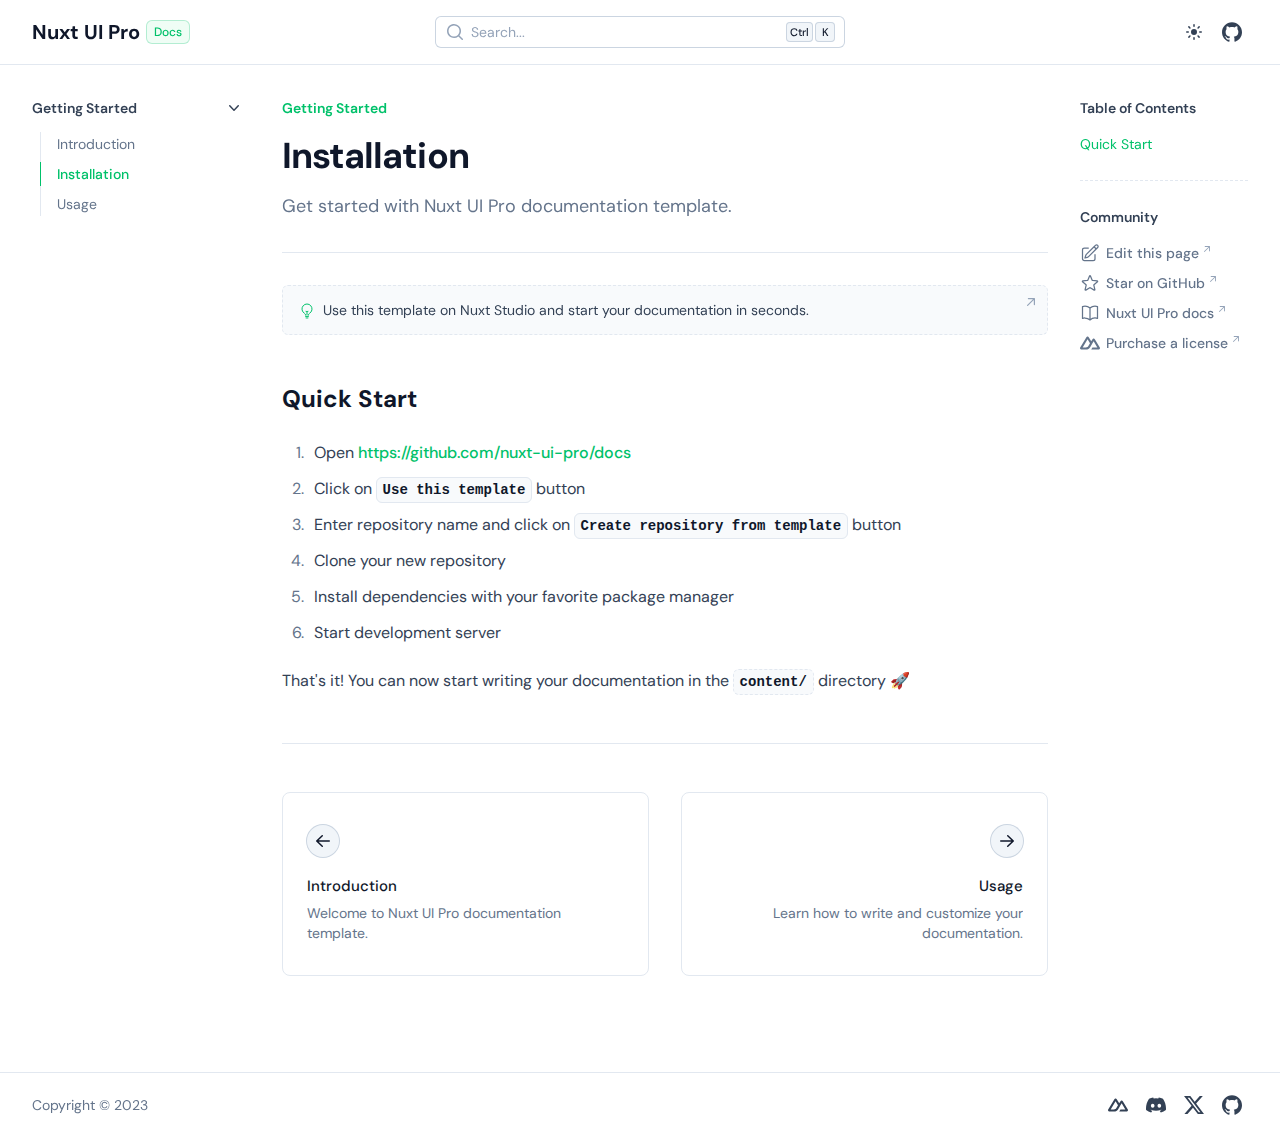
<file: getting-started/installation/index.html>
<!DOCTYPE html>
<html  lang="en">
<head><meta charset="utf-8">
<meta name="viewport" content="width=device-width, initial-scale=1">
<style id="nuxt-ui-colors">:root {
--color-primary-50: 239 253 245;
--color-primary-100: 217 251 232;
--color-primary-200: 179 245 209;
--color-primary-300: 117 237 174;
--color-primary-400: 0 220 130;
--color-primary-500: 0 193 106;
--color-primary-600: 0 161 85;
--color-primary-700: 0 127 69;
--color-primary-800: 1 101 56;
--color-primary-900: 10 83 49;
--color-primary-950: 5 46 22;
--color-primary-DEFAULT: var(--color-primary-500);

--color-gray-50: 248 250 252;
--color-gray-100: 241 245 249;
--color-gray-200: 226 232 240;
--color-gray-300: 203 213 225;
--color-gray-400: 148 163 184;
--color-gray-500: 100 116 139;
--color-gray-600: 71 85 105;
--color-gray-700: 51 65 85;
--color-gray-800: 30 41 59;
--color-gray-900: 15 23 42;
--color-gray-950: 2 6 23;
}

.dark {
  --color-primary-DEFAULT: var(--color-primary-400);
}
</style>
<style id="nuxt-ui-variables">:root {
  --header-height: 4rem;

  --ui-background: 255 255 255;
--ui-foreground: var(--color-gray-700);
}

.dark {
  --ui-background: var(--color-gray-900);
--ui-foreground: var(--color-gray-200);
}</style>
<title>Installation - Nuxt UI Pro - Docs template</title>
<meta property="og:image" content="http://localhost/getting-started/installation/__og_image__/og.png">
<meta property="og:image:width" content="1200">
<meta property="og:image:height" content="630">
<meta property="og:image:type" content="image/png">
<meta name="twitter:card" content="summary_large_image">
<meta name="twitter:image:src" content="http://localhost/getting-started/installation/__og_image__/og.png">
<meta name="twitter:image:width" content="1200">
<meta name="twitter:image:height" content="630">
<style>@font-face { font-family: "DM Sans fallback"; src: local("BlinkMacSystemFont"); size-adjust: 112.8589%; ascent-override: 87.8974%; descent-override: 27.4679%; line-gap-override: 0%; } @font-face { font-family: "DM Sans fallback"; src: local("Segoe UI"); size-adjust: 104.8865%; ascent-override: 94.5784%; descent-override: 29.5557%; line-gap-override: 0%; } @font-face { font-family: "DM Sans fallback"; src: local("Roboto"); size-adjust: 105.0024%; ascent-override: 94.474%; descent-override: 29.5231%; line-gap-override: 0%; } @font-face { font-family: "DM Sans fallback"; src: local("Helvetica Neue"); size-adjust: 103.8031%; ascent-override: 95.5655%; descent-override: 29.8642%; line-gap-override: 0%; } @font-face { font-family: "DM Sans fallback"; src: local("Arial"); size-adjust: 105.1186%; ascent-override: 94.3696%; descent-override: 29.4905%; line-gap-override: 0%; } @font-face { font-family: "DM Sans fallback"; src: local("Noto Sans"); size-adjust: 98.5138%; ascent-override: 100.6966%; descent-override: 31.4677%; line-gap-override: 0%; }  </style>
<link rel="icon" href="/favicon.ico">
<meta property="og:site_name" content="Nuxt UI Pro - Docs template">
<meta property="og:title" content="Installation - Nuxt UI Pro - Docs template">
<meta name="description" content="Get started with Nuxt UI Pro documentation template.">
<meta property="og:description" content="Get started with Nuxt UI Pro documentation template.">
<link rel="preload" as="fetch" crossorigin="anonymous" href="/getting-started/installation/_payload.json">
<style>/*! tailwindcss v3.3.5 | MIT License | https://tailwindcss.com*/*,:after,:before{border-color:rgb(var(--color-gray-200)/1);border-style:solid;border-width:0;box-sizing:border-box}:after,:before{--tw-content:""}html{-webkit-text-size-adjust:100%;font-feature-settings:normal;font-family:DM Sans,DM Sans fallback,ui-sans-serif,system-ui,-apple-system,BlinkMacSystemFont,Segoe UI,Roboto,Helvetica Neue,Arial,Noto Sans,sans-serif,Apple Color Emoji,Segoe UI Emoji,Segoe UI Symbol,Noto Color Emoji;font-variation-settings:normal;line-height:1.5;tab-size:4}body{line-height:inherit;margin:0}hr{border-top-width:1px;color:inherit;height:0}abbr:where([title]){-webkit-text-decoration:underline dotted;text-decoration:underline dotted}h1,h2,h3,h4,h5,h6{font-size:inherit;font-weight:inherit}a{color:inherit;text-decoration:inherit}b,strong{font-weight:bolder}code,kbd,pre,samp{font-family:ui-monospace,SFMono-Regular,Menlo,Monaco,Consolas,Liberation Mono,Courier New,monospace;font-size:1em}small{font-size:80%}sub,sup{font-size:75%;line-height:0;position:relative;vertical-align:baseline}sub{bottom:-.25em}sup{top:-.5em}table{border-collapse:collapse;border-color:inherit;text-indent:0}button,input,optgroup,select,textarea{font-feature-settings:inherit;color:inherit;font-family:inherit;font-size:100%;font-variation-settings:inherit;font-weight:inherit;line-height:inherit;margin:0;padding:0}button,select{text-transform:none}[type=button],[type=reset],[type=submit],button{-webkit-appearance:button;background-color:transparent;background-image:none}:-moz-focusring{outline:auto}:-moz-ui-invalid{box-shadow:none}progress{vertical-align:baseline}::-webkit-inner-spin-button,::-webkit-outer-spin-button{height:auto}[type=search]{-webkit-appearance:textfield;outline-offset:-2px}::-webkit-search-decoration{-webkit-appearance:none}::-webkit-file-upload-button{-webkit-appearance:button;font:inherit}summary{display:list-item}blockquote,dd,dl,figure,h1,h2,h3,h4,h5,h6,hr,p,pre{margin:0}fieldset{margin:0}fieldset,legend{padding:0}menu,ol,ul{list-style:none;margin:0;padding:0}dialog{padding:0}textarea{resize:vertical}input::placeholder,textarea::placeholder{color:rgb(var(--color-gray-400)/1);opacity:1}[role=button],button{cursor:pointer}:disabled{cursor:default}audio,canvas,embed,iframe,img,object,svg,video{display:block;vertical-align:middle}img,video{height:auto;max-width:100%}[hidden]{display:none}*,:after,:before{--tw-border-spacing-x:0;--tw-border-spacing-y:0;--tw-translate-x:0;--tw-translate-y:0;--tw-rotate:0;--tw-skew-x:0;--tw-skew-y:0;--tw-scale-x:1;--tw-scale-y:1;--tw-pan-x: ;--tw-pan-y: ;--tw-pinch-zoom: ;--tw-scroll-snap-strictness:proximity;--tw-gradient-from-position: ;--tw-gradient-via-position: ;--tw-gradient-to-position: ;--tw-ordinal: ;--tw-slashed-zero: ;--tw-numeric-figure: ;--tw-numeric-spacing: ;--tw-numeric-fraction: ;--tw-ring-inset: ;--tw-ring-offset-width:0px;--tw-ring-offset-color:#fff;--tw-ring-color:rgba(59,130,246,.5);--tw-ring-offset-shadow:0 0 #0000;--tw-ring-shadow:0 0 #0000;--tw-shadow:0 0 #0000;--tw-shadow-colored:0 0 #0000;--tw-blur: ;--tw-brightness: ;--tw-contrast: ;--tw-grayscale: ;--tw-hue-rotate: ;--tw-invert: ;--tw-saturate: ;--tw-sepia: ;--tw-drop-shadow: ;--tw-backdrop-blur: ;--tw-backdrop-brightness: ;--tw-backdrop-contrast: ;--tw-backdrop-grayscale: ;--tw-backdrop-hue-rotate: ;--tw-backdrop-invert: ;--tw-backdrop-opacity: ;--tw-backdrop-saturate: ;--tw-backdrop-sepia: }::backdrop{--tw-border-spacing-x:0;--tw-border-spacing-y:0;--tw-translate-x:0;--tw-translate-y:0;--tw-rotate:0;--tw-skew-x:0;--tw-skew-y:0;--tw-scale-x:1;--tw-scale-y:1;--tw-pan-x: ;--tw-pan-y: ;--tw-pinch-zoom: ;--tw-scroll-snap-strictness:proximity;--tw-gradient-from-position: ;--tw-gradient-via-position: ;--tw-gradient-to-position: ;--tw-ordinal: ;--tw-slashed-zero: ;--tw-numeric-figure: ;--tw-numeric-spacing: ;--tw-numeric-fraction: ;--tw-ring-inset: ;--tw-ring-offset-width:0px;--tw-ring-offset-color:#fff;--tw-ring-color:rgba(59,130,246,.5);--tw-ring-offset-shadow:0 0 #0000;--tw-ring-shadow:0 0 #0000;--tw-shadow:0 0 #0000;--tw-shadow-colored:0 0 #0000;--tw-blur: ;--tw-brightness: ;--tw-contrast: ;--tw-grayscale: ;--tw-hue-rotate: ;--tw-invert: ;--tw-saturate: ;--tw-sepia: ;--tw-drop-shadow: ;--tw-backdrop-blur: ;--tw-backdrop-brightness: ;--tw-backdrop-contrast: ;--tw-backdrop-grayscale: ;--tw-backdrop-hue-rotate: ;--tw-backdrop-invert: ;--tw-backdrop-opacity: ;--tw-backdrop-saturate: ;--tw-backdrop-sepia: }.container{width:100%}@media (min-width:640px){.container{max-width:640px}}@media (min-width:768px){.container{max-width:768px}}@media (min-width:1024px){.container{max-width:1024px}}@media (min-width:1280px){.container{max-width:1280px}}@media (min-width:1536px){.container{max-width:1536px}}.form-input,.form-multiselect,.form-select,.form-textarea{--tw-shadow:0 0 #0000;-webkit-appearance:none;appearance:none;background-color:#fff;border-color:rgb(var(--color-gray-500)/var(--tw-border-opacity,1));border-radius:0;border-width:1px;font-size:1rem;line-height:1.5rem;padding:.5rem .75rem}.form-input:focus,.form-multiselect:focus,.form-select:focus,.form-textarea:focus{--tw-ring-inset:var(--tw-empty,/*!*/ /*!*/);--tw-ring-offset-width:0px;--tw-ring-offset-color:#fff;--tw-ring-color:#2563eb;--tw-ring-offset-shadow:var(--tw-ring-inset) 0 0 0 var(--tw-ring-offset-width) var(--tw-ring-offset-color);--tw-ring-shadow:var(--tw-ring-inset) 0 0 0 calc(1px + var(--tw-ring-offset-width)) var(--tw-ring-color);border-color:#2563eb;box-shadow:/*!*/ /*!*/ 0 0 0 0 #fff,/*!*/ /*!*/ 0 0 0 1px #2563eb,var(--tw-shadow);box-shadow:var(--tw-ring-offset-shadow),var(--tw-ring-shadow),var(--tw-shadow);outline:2px solid transparent;outline-offset:2px}.form-input::placeholder,.form-textarea::placeholder{color:rgb(var(--color-gray-500)/1);color:rgb(var(--color-gray-500)/var(--tw-text-opacity,1));opacity:1}.form-input::-webkit-datetime-edit-fields-wrapper{padding:0}.form-input::-webkit-date-and-time-value{min-height:1.5em;text-align:inherit}.form-input::-webkit-datetime-edit{display:inline-flex}.form-input::-webkit-datetime-edit,.form-input::-webkit-datetime-edit-day-field,.form-input::-webkit-datetime-edit-hour-field,.form-input::-webkit-datetime-edit-meridiem-field,.form-input::-webkit-datetime-edit-millisecond-field,.form-input::-webkit-datetime-edit-minute-field,.form-input::-webkit-datetime-edit-month-field,.form-input::-webkit-datetime-edit-second-field,.form-input::-webkit-datetime-edit-year-field{padding-bottom:0;padding-top:0}.form-select{background-image:url("data:image/svg+xml;charset=utf-8,%3Csvg xmlns='http://www.w3.org/2000/svg' fill='none' viewBox='0 0 20 20'%3E%3Cpath stroke='rgb(var(--color-gray-500) / var(--tw-stroke-opacity, 1))' stroke-linecap='round' stroke-linejoin='round' stroke-width='1.5' d='m6 8 4 4 4-4'/%3E%3C/svg%3E");background-position:right .5rem center;background-repeat:no-repeat;background-size:1.5em 1.5em;padding-right:2.5rem;-webkit-print-color-adjust:exact;print-color-adjust:exact}.form-select:where([size]:not([size="1"])){background-image:none;background-position:0 0;background-repeat:unset;background-size:initial;padding-right:.75rem;-webkit-print-color-adjust:unset;print-color-adjust:unset}.form-checkbox,.form-radio{--tw-shadow:0 0 #0000;-webkit-appearance:none;appearance:none;background-color:#fff;background-origin:border-box;border-color:rgb(var(--color-gray-500)/var(--tw-border-opacity,1));border-width:1px;color:#2563eb;display:inline-block;flex-shrink:0;height:1rem;padding:0;-webkit-print-color-adjust:exact;print-color-adjust:exact;-webkit-user-select:none;user-select:none;vertical-align:middle;width:1rem}.form-checkbox{border-radius:0}.form-radio{border-radius:100%}.form-checkbox:focus,.form-radio:focus{--tw-ring-inset:var(--tw-empty,/*!*/ /*!*/);--tw-ring-offset-width:2px;--tw-ring-offset-color:#fff;--tw-ring-color:#2563eb;--tw-ring-offset-shadow:var(--tw-ring-inset) 0 0 0 var(--tw-ring-offset-width) var(--tw-ring-offset-color);--tw-ring-shadow:var(--tw-ring-inset) 0 0 0 calc(2px + var(--tw-ring-offset-width)) var(--tw-ring-color);box-shadow:/*!*/ /*!*/ 0 0 0 2px #fff,/*!*/ /*!*/ 0 0 0 4px #2563eb,var(--tw-shadow);box-shadow:var(--tw-ring-offset-shadow),var(--tw-ring-shadow),var(--tw-shadow);outline:2px solid transparent;outline-offset:2px}.form-checkbox:checked,.form-radio:checked{background-color:currentColor;background-position:50%;background-repeat:no-repeat;background-size:100% 100%;border-color:transparent}.form-checkbox:checked{background-image:url("data:image/svg+xml;charset=utf-8,%3Csvg xmlns='http://www.w3.org/2000/svg' fill='%23fff' viewBox='0 0 16 16'%3E%3Cpath d='M12.207 4.793a1 1 0 0 1 0 1.414l-5 5a1 1 0 0 1-1.414 0l-2-2a1 1 0 0 1 1.414-1.414L6.5 9.086l4.293-4.293a1 1 0 0 1 1.414 0z'/%3E%3C/svg%3E")}@media (forced-colors:active) {.form-checkbox:checked{-webkit-appearance:auto;appearance:auto}}.form-radio:checked{background-image:url("data:image/svg+xml;charset=utf-8,%3Csvg xmlns='http://www.w3.org/2000/svg' fill='%23fff' viewBox='0 0 16 16'%3E%3Ccircle cx='8' cy='8' r='3'/%3E%3C/svg%3E")}@media (forced-colors:active) {.form-radio:checked{-webkit-appearance:auto;appearance:auto}}.form-checkbox:checked:focus,.form-checkbox:checked:hover,.form-radio:checked:focus,.form-radio:checked:hover{background-color:currentColor;border-color:transparent}.form-checkbox:indeterminate{background-color:currentColor;background-image:url("data:image/svg+xml;charset=utf-8,%3Csvg xmlns='http://www.w3.org/2000/svg' fill='none' viewBox='0 0 16 16'%3E%3Cpath stroke='%23fff' stroke-linecap='round' stroke-linejoin='round' stroke-width='2' d='M4 8h8'/%3E%3C/svg%3E");background-position:50%;background-repeat:no-repeat;background-size:100% 100%;border-color:transparent}@media (forced-colors:active) {.form-checkbox:indeterminate{-webkit-appearance:auto;appearance:auto}}.form-checkbox:indeterminate:focus,.form-checkbox:indeterminate:hover{background-color:currentColor;border-color:transparent}.prose{color:var(--tw-prose-body);max-width:65ch}.prose :where(p):not(:where([class~=not-prose],[class~=not-prose] *)){margin-bottom:1.25em;margin-top:1.25em}.prose :where([class~=lead]):not(:where([class~=not-prose],[class~=not-prose] *)){color:var(--tw-prose-lead);font-size:1.25em;line-height:1.6;margin-bottom:1.2em;margin-top:1.2em}.prose :where(a):not(:where([class~=not-prose],[class~=not-prose] *)){border-bottom:1px solid transparent;color:var(--tw-prose-links);font-weight:500;text-decoration:none}.prose :where(strong):not(:where([class~=not-prose],[class~=not-prose] *)){color:var(--tw-prose-bold);font-weight:600}.prose :where(a strong):not(:where([class~=not-prose],[class~=not-prose] *)){color:inherit}.prose :where(blockquote strong):not(:where([class~=not-prose],[class~=not-prose] *)){color:inherit}.prose :where(thead th strong):not(:where([class~=not-prose],[class~=not-prose] *)){color:inherit}.prose :where(ol):not(:where([class~=not-prose],[class~=not-prose] *)){list-style-type:decimal;margin-bottom:1.25em;margin-top:1.25em;padding-left:1.625em}.prose :where(ol[type=A]):not(:where([class~=not-prose],[class~=not-prose] *)){list-style-type:upper-alpha}.prose :where(ol[type=a]):not(:where([class~=not-prose],[class~=not-prose] *)){list-style-type:lower-alpha}.prose :where(ol[type=A s]):not(:where([class~=not-prose],[class~=not-prose] *)){list-style-type:upper-alpha}.prose :where(ol[type=a s]):not(:where([class~=not-prose],[class~=not-prose] *)){list-style-type:lower-alpha}.prose :where(ol[type=I]):not(:where([class~=not-prose],[class~=not-prose] *)){list-style-type:upper-roman}.prose :where(ol[type=i]):not(:where([class~=not-prose],[class~=not-prose] *)){list-style-type:lower-roman}.prose :where(ol[type=I s]):not(:where([class~=not-prose],[class~=not-prose] *)){list-style-type:upper-roman}.prose :where(ol[type=i s]):not(:where([class~=not-prose],[class~=not-prose] *)){list-style-type:lower-roman}.prose :where(ol[type="1"]):not(:where([class~=not-prose],[class~=not-prose] *)){list-style-type:decimal}.prose :where(ul):not(:where([class~=not-prose],[class~=not-prose] *)){list-style-type:disc;margin-bottom:1.25em;margin-top:1.25em;padding-left:1.625em}.prose :where(ol>li):not(:where([class~=not-prose],[class~=not-prose] *))::marker{color:var(--tw-prose-counters);font-weight:400}.prose :where(ul>li):not(:where([class~=not-prose],[class~=not-prose] *))::marker{color:var(--tw-prose-bullets)}.prose :where(dt):not(:where([class~=not-prose],[class~=not-prose] *)){color:var(--tw-prose-headings);font-weight:600;margin-top:1.25em}.prose :where(hr):not(:where([class~=not-prose],[class~=not-prose] *)){border-color:var(--tw-prose-hr);border-top-width:1px;margin-bottom:3em;margin-top:3em}.prose :where(blockquote):not(:where([class~=not-prose],[class~=not-prose] *)){border-left-color:var(--tw-prose-quote-borders);border-left-width:.25rem;color:var(--tw-prose-quotes);font-style:italic;font-weight:500;margin-bottom:1.6em;margin-top:1.6em;padding-left:1em;quotes:"\201C""\201D""\2018""\2019"}.prose :where(h1):not(:where([class~=not-prose],[class~=not-prose] *)){color:var(--tw-prose-headings);font-size:2.25em;font-weight:800;line-height:1.1111111;margin-bottom:.8888889em;margin-top:0}.prose :where(h1 strong):not(:where([class~=not-prose],[class~=not-prose] *)){color:inherit;font-weight:900}.prose :where(h2):not(:where([class~=not-prose],[class~=not-prose] *)){color:var(--tw-prose-headings);font-size:1.5em;font-weight:700;line-height:1.3333333;margin-bottom:1em;margin-top:2em}.prose :where(h2 strong):not(:where([class~=not-prose],[class~=not-prose] *)){color:inherit;font-weight:800}.prose :where(h3):not(:where([class~=not-prose],[class~=not-prose] *)){color:var(--tw-prose-headings);font-size:1.25em;font-weight:600;line-height:1.6;margin-bottom:.6em;margin-top:1.6em}.prose :where(h3 strong):not(:where([class~=not-prose],[class~=not-prose] *)){color:inherit;font-weight:700}.prose :where(h4):not(:where([class~=not-prose],[class~=not-prose] *)){color:var(--tw-prose-headings);font-weight:600;line-height:1.5;margin-bottom:.5em;margin-top:1.5em}.prose :where(h4 strong):not(:where([class~=not-prose],[class~=not-prose] *)){color:inherit;font-weight:700}.prose :where(img):not(:where([class~=not-prose],[class~=not-prose] *)){margin-bottom:2em;margin-top:2em}.prose :where(picture):not(:where([class~=not-prose],[class~=not-prose] *)){display:block;margin-bottom:2em;margin-top:2em}.prose :where(kbd):not(:where([class~=not-prose],[class~=not-prose] *)){border-radius:.3125rem;box-shadow:0 0 0 1px rgb(var(--tw-prose-kbd-shadows)/10%),0 3px 0 rgb(var(--tw-prose-kbd-shadows)/10%);color:var(--tw-prose-kbd);font-family:inherit;font-size:.875em;font-weight:500;padding:.1875em .375em}.prose :where(code):not(:where([class~=not-prose],[class~=not-prose] *)){background-color:var(--tw-prose-pre-bg);border:1px solid var(--tw-prose-pre-border);border-radius:.375rem;color:var(--tw-prose-code);font-size:.875em;font-weight:600;padding:.25rem .375rem}.prose :where(a code):not(:where([class~=not-prose],[class~=not-prose] *)){border:1px dashed var(--tw-prose-pre-border);color:var(--tw-prose-code)}.prose :where(h1 code):not(:where([class~=not-prose],[class~=not-prose] *)){color:inherit}.prose :where(h2 code):not(:where([class~=not-prose],[class~=not-prose] *)){color:inherit;font-size:.875em}.prose :where(h3 code):not(:where([class~=not-prose],[class~=not-prose] *)){color:inherit;font-size:.9em}.prose :where(h4 code):not(:where([class~=not-prose],[class~=not-prose] *)){color:inherit}.prose :where(blockquote code):not(:where([class~=not-prose],[class~=not-prose] *)){color:inherit}.prose :where(thead th code):not(:where([class~=not-prose],[class~=not-prose] *)){color:inherit}.prose :where(pre):not(:where([class~=not-prose],[class~=not-prose] *)){background-color:var(--tw-prose-pre-bg)!important;border:1px solid var(--tw-prose-pre-border);border-radius:.375rem;color:var(--tw-prose-pre-code)!important;font-size:.875em;font-weight:400;line-height:1.7142857;margin-bottom:1.7142857em;margin-top:1.7142857em;overflow-x:auto;padding:.8571429em 1.1428571em;white-space:pre-wrap;word-break:break-word}.prose :where(pre code):not(:where([class~=not-prose],[class~=not-prose] *)){background-color:transparent;border-radius:0;border-width:0;color:inherit;font-family:inherit;font-size:inherit;font-weight:inherit;line-height:inherit;padding:0}.prose :where(pre code):not(:where([class~=not-prose],[class~=not-prose] *)):before{content:none}.prose :where(pre code):not(:where([class~=not-prose],[class~=not-prose] *)):after{content:none}.prose :where(table):not(:where([class~=not-prose],[class~=not-prose] *)){font-size:.875em;line-height:1.7142857;margin-bottom:2em;margin-top:2em;table-layout:auto;text-align:left;width:100%;word-break:break-all}.prose :where(thead):not(:where([class~=not-prose],[class~=not-prose] *)){border-bottom-color:var(--tw-prose-th-borders);border-bottom-width:1px}.prose :where(thead th):not(:where([class~=not-prose],[class~=not-prose] *)){color:var(--tw-prose-headings);font-weight:600;padding-bottom:.5714286em;padding-left:.5714286em;padding-right:.5714286em;vertical-align:bottom}.prose :where(tbody tr):not(:where([class~=not-prose],[class~=not-prose] *)){border-bottom-color:var(--tw-prose-td-borders);border-bottom-width:1px}.prose :where(tbody tr:last-child):not(:where([class~=not-prose],[class~=not-prose] *)){border-bottom-width:0}.prose :where(tbody td):not(:where([class~=not-prose],[class~=not-prose] *)){vertical-align:baseline}.prose :where(tfoot):not(:where([class~=not-prose],[class~=not-prose] *)){border-top-color:var(--tw-prose-th-borders);border-top-width:1px}.prose :where(tfoot td):not(:where([class~=not-prose],[class~=not-prose] *)){vertical-align:top}.prose :where(figure>*):not(:where([class~=not-prose],[class~=not-prose] *)){margin-bottom:0;margin-top:0}.prose :where(figcaption):not(:where([class~=not-prose],[class~=not-prose] *)){color:var(--tw-prose-captions);font-size:.875em;line-height:1.4285714;margin-top:.8571429em}.prose{--tw-prose-body:#374151;--tw-prose-headings:#111827;--tw-prose-lead:#4b5563;--tw-prose-links:#111827;--tw-prose-bold:#111827;--tw-prose-counters:#6b7280;--tw-prose-bullets:#d1d5db;--tw-prose-hr:#e5e7eb;--tw-prose-quotes:#111827;--tw-prose-quote-borders:#e5e7eb;--tw-prose-captions:#6b7280;--tw-prose-kbd:#111827;--tw-prose-kbd-shadows:17 24 39;--tw-prose-code:#111827;--tw-prose-pre-code:#e5e7eb;--tw-prose-pre-bg:#1f2937;--tw-prose-th-borders:#d1d5db;--tw-prose-td-borders:#e5e7eb;--tw-prose-invert-body:#d1d5db;--tw-prose-invert-headings:#fff;--tw-prose-invert-lead:#9ca3af;--tw-prose-invert-links:#fff;--tw-prose-invert-bold:#fff;--tw-prose-invert-counters:#9ca3af;--tw-prose-invert-bullets:#4b5563;--tw-prose-invert-hr:#374151;--tw-prose-invert-quotes:#f3f4f6;--tw-prose-invert-quote-borders:#374151;--tw-prose-invert-captions:#9ca3af;--tw-prose-invert-kbd:#fff;--tw-prose-invert-kbd-shadows:255 255 255;--tw-prose-invert-code:#fff;--tw-prose-invert-pre-code:#d1d5db;--tw-prose-invert-pre-bg:rgba(0,0,0,.5);--tw-prose-invert-th-borders:#4b5563;--tw-prose-invert-td-borders:#374151;font-size:1rem;line-height:1.75}.prose :where(picture>img):not(:where([class~=not-prose],[class~=not-prose] *)){margin-bottom:0;margin-top:0}.prose :where(video):not(:where([class~=not-prose],[class~=not-prose] *)){margin-bottom:2em;margin-top:2em}.prose :where(li):not(:where([class~=not-prose],[class~=not-prose] *)){margin-bottom:.5em;margin-top:.5em}.prose :where(ol>li):not(:where([class~=not-prose],[class~=not-prose] *)){padding-left:.375em}.prose :where(ul>li):not(:where([class~=not-prose],[class~=not-prose] *)){padding-left:.375em}.prose :where(.prose>ul>li p):not(:where([class~=not-prose],[class~=not-prose] *)){margin-bottom:.75em;margin-top:.75em}.prose :where(.prose>ul>li>:first-child):not(:where([class~=not-prose],[class~=not-prose] *)){margin-top:1.25em}.prose :where(.prose>ul>li>:last-child):not(:where([class~=not-prose],[class~=not-prose] *)){margin-bottom:1.25em}.prose :where(.prose>ol>li>:first-child):not(:where([class~=not-prose],[class~=not-prose] *)){margin-top:1.25em}.prose :where(.prose>ol>li>:last-child):not(:where([class~=not-prose],[class~=not-prose] *)){margin-bottom:1.25em}.prose :where(ul ul,ul ol,ol ul,ol ol):not(:where([class~=not-prose],[class~=not-prose] *)){margin-bottom:.75em;margin-top:.75em}.prose :where(dl):not(:where([class~=not-prose],[class~=not-prose] *)){margin-bottom:1.25em;margin-top:1.25em}.prose :where(dd):not(:where([class~=not-prose],[class~=not-prose] *)){margin-top:.5em;padding-left:1.625em}.prose :where(hr+*):not(:where([class~=not-prose],[class~=not-prose] *)){margin-top:0}.prose :where(h2+*):not(:where([class~=not-prose],[class~=not-prose] *)){margin-top:0}.prose :where(h3+*):not(:where([class~=not-prose],[class~=not-prose] *)){margin-top:0}.prose :where(h4+*):not(:where([class~=not-prose],[class~=not-prose] *)){margin-top:0}.prose :where(thead th:first-child):not(:where([class~=not-prose],[class~=not-prose] *)){padding-left:0}.prose :where(thead th:last-child):not(:where([class~=not-prose],[class~=not-prose] *)){padding-right:0}.prose :where(tbody td,tfoot td):not(:where([class~=not-prose],[class~=not-prose] *)){padding:.5714286em}.prose :where(tbody td:first-child,tfoot td:first-child):not(:where([class~=not-prose],[class~=not-prose] *)){padding-left:0}.prose :where(tbody td:last-child,tfoot td:last-child):not(:where([class~=not-prose],[class~=not-prose] *)){padding-right:0}.prose :where(figure):not(:where([class~=not-prose],[class~=not-prose] *)){margin-bottom:2em;margin-top:2em}.prose :where(.prose>:first-child):not(:where([class~=not-prose],[class~=not-prose] *)){margin-top:0}.prose :where(.prose>:last-child):not(:where([class~=not-prose],[class~=not-prose] *)){margin-bottom:0}.prose :where(h1,h2,h3,h4):not(:where([class~=not-prose],[class~=not-prose] *)){font-weight:700;scroll-margin-top:var(--scroll-mt)}.prose :where(h1 a,h2 a,h3 a,h4 a):not(:where([class~=not-prose],[class~=not-prose] *)){border-bottom:none!important;color:inherit;font-weight:inherit}.prose :where(a:hover):not(:where([class~=not-prose],[class~=not-prose] *)){border-color:var(--tw-prose-links)}.prose :where(a:has(>code)):not(:where([class~=not-prose],[class~=not-prose] *)){border-color:transparent!important}.prose :where(a:hover code):not(:where([class~=not-prose],[class~=not-prose] *)){border-color:var(--tw-prose-links);color:var(--tw-prose-links)}.prose :where(input[type=checkbox]):not(:where([class~=not-prose],[class~=not-prose] *)){border-color:rgb(var(--color-gray-300));border-radius:.25rem;color:rgb(var(--color-primary-500));height:1rem;margin-bottom:0!important;margin-top:-3.5px!important;width:1rem}.prose :where(input[type=checkbox]):not(:where([class~=not-prose],[class~=not-prose] *)):focus{--tw-ring-offset-width:0}.prose :where(input[type=checkbox]:checked):not(:where([class~=not-prose],[class~=not-prose] *)){border-color:rgb(var(--color-primary-500))}.prose :where(input[type=checkbox]:disabled):not(:where([class~=not-prose],[class~=not-prose] *)){cursor:not-allowed;opacity:.5}.prose :where(ul.contains-task-list):not(:where([class~=not-prose],[class~=not-prose] *)){margin-left:-1.625em}.prose :where(ul ul):not(:where([class~=not-prose],[class~=not-prose] *)){padding-left:1.5rem}.prose :where(ul ol):not(:where([class~=not-prose],[class~=not-prose] *)){padding-left:1.5rem}.prose :where(ul>li.task-list-item):not(:where([class~=not-prose],[class~=not-prose] *)){padding-left:0!important}.prose :where(ul>li.task-list-item input):not(:where([class~=not-prose],[class~=not-prose] *)){margin-right:7px}.prose :where(ul>li.task-list-item>ul.contains-task-list):not(:where([class~=not-prose],[class~=not-prose] *)){margin-left:0}.prose :where(ul>li.task-list-item a):not(:where([class~=not-prose],[class~=not-prose] *)){margin-bottom:0}.prose :where(ul>li.task-list-item):not(:where([class~=not-prose],[class~=not-prose] *))::marker{content:none}.prose :where(ul>li>p):not(:where([class~=not-prose],[class~=not-prose] *)){margin:0}.prose :where(ul>li>span.issue-badge,p>span.issue-badge):not(:where([class~=not-prose],[class~=not-prose] *)){margin:0!important;vertical-align:text-top}.prose :where(ul>li>button):not(:where([class~=not-prose],[class~=not-prose] *)){vertical-align:baseline!important}.prose-primary{--tw-prose-body:rgb(var(--color-gray-700));--tw-prose-headings:rgb(var(--color-gray-900));--tw-prose-lead:rgb(var(--color-gray-600));--tw-prose-links:rgb(var(--color-primary-500));--tw-prose-bold:rgb(var(--color-gray-900));--tw-prose-counters:rgb(var(--color-gray-500));--tw-prose-bullets:rgb(var(--color-gray-300));--tw-prose-hr:rgb(var(--color-gray-200));--tw-prose-quotes:rgb(var(--color-gray-900));--tw-prose-quote-borders:rgb(var(--color-gray-200));--tw-prose-captions:rgb(var(--color-gray-500));--tw-prose-code:rgb(var(--color-gray-900));--tw-prose-pre-code:rgb(var(--color-gray-900));--tw-prose-pre-bg:rgb(var(--color-gray-50));--tw-prose-pre-border:rgb(var(--color-gray-200));--tw-prose-th-borders:rgb(var(--color-gray-300));--tw-prose-td-borders:rgb(var(--color-gray-200));--tw-prose-invert-body:rgb(var(--color-gray-200));--tw-prose-invert-headings:#fff;--tw-prose-invert-lead:rgb(var(--color-gray-400));--tw-prose-invert-links:rgb(var(--color-primary-400));--tw-prose-invert-bold:#fff;--tw-prose-invert-counters:rgb(var(--color-gray-400));--tw-prose-invert-bullets:rgb(var(--color-gray-600));--tw-prose-invert-hr:rgb(var(--color-gray-800));--tw-prose-invert-quotes:rgb(var(--color-gray-100));--tw-prose-invert-quote-borders:rgb(var(--color-gray-700));--tw-prose-invert-captions:rgb(var(--color-gray-400));--tw-prose-invert-code:#fff;--tw-prose-invert-pre-code:#fff;--tw-prose-invert-pre-bg:rgb(var(--color-gray-800));--tw-prose-invert-pre-border:rgb(var(--color-gray-700));--tw-prose-invert-th-borders:rgb(var(--color-gray-700));--tw-prose-invert-td-borders:rgb(var(--color-gray-800))}.i-heroicons-arrow-left-20-solid{--svg:url("data:image/svg+xml;charset=utf-8,%3Csvg xmlns='http://www.w3.org/2000/svg' width='20' height='20'%3E%3Cpath fill-rule='evenodd' d='M17 10a.75.75 0 0 1-.75.75H5.612l4.158 3.96a.75.75 0 1 1-1.04 1.08l-5.5-5.25a.75.75 0 0 1 0-1.08l5.5-5.25a.75.75 0 1 1 1.04 1.08L5.612 9.25H16.25A.75.75 0 0 1 17 10' clip-rule='evenodd'/%3E%3C/svg%3E");-webkit-mask-image:url("data:image/svg+xml;charset=utf-8,%3Csvg xmlns='http://www.w3.org/2000/svg' width='20' height='20'%3E%3Cpath fill-rule='evenodd' d='M17 10a.75.75 0 0 1-.75.75H5.612l4.158 3.96a.75.75 0 1 1-1.04 1.08l-5.5-5.25a.75.75 0 0 1 0-1.08l5.5-5.25a.75.75 0 1 1 1.04 1.08L5.612 9.25H16.25A.75.75 0 0 1 17 10' clip-rule='evenodd'/%3E%3C/svg%3E");-webkit-mask-image:var(--svg);mask-image:url("data:image/svg+xml;charset=utf-8,%3Csvg xmlns='http://www.w3.org/2000/svg' width='20' height='20'%3E%3Cpath fill-rule='evenodd' d='M17 10a.75.75 0 0 1-.75.75H5.612l4.158 3.96a.75.75 0 1 1-1.04 1.08l-5.5-5.25a.75.75 0 0 1 0-1.08l5.5-5.25a.75.75 0 1 1 1.04 1.08L5.612 9.25H16.25A.75.75 0 0 1 17 10' clip-rule='evenodd'/%3E%3C/svg%3E");mask-image:var(--svg)}.i-heroicons-arrow-left-20-solid,.i-heroicons-arrow-path-20-solid{background-color:currentColor;display:inline-block;height:1em;-webkit-mask-repeat:no-repeat;mask-repeat:no-repeat;-webkit-mask-size:100% 100%;mask-size:100% 100%;width:1em}.i-heroicons-arrow-path-20-solid{--svg:url("data:image/svg+xml;charset=utf-8,%3Csvg xmlns='http://www.w3.org/2000/svg' width='20' height='20'%3E%3Cpath fill-rule='evenodd' d='M15.312 11.424a5.5 5.5 0 0 1-9.201 2.466l-.312-.311h2.433a.75.75 0 0 0 0-1.5H3.989a.75.75 0 0 0-.75.75v4.242a.75.75 0 0 0 1.5 0v-2.43l.31.31a7 7 0 0 0 11.712-3.138.75.75 0 0 0-1.449-.39Zm1.23-3.723a.75.75 0 0 0 .219-.53V2.929a.75.75 0 0 0-1.5 0V5.36l-.31-.31A7 7 0 0 0 3.239 8.188a.75.75 0 1 0 1.448.389A5.5 5.5 0 0 1 13.89 6.11l.311.31h-2.432a.75.75 0 0 0 0 1.5h4.243a.75.75 0 0 0 .53-.219Z' clip-rule='evenodd'/%3E%3C/svg%3E");-webkit-mask-image:url("data:image/svg+xml;charset=utf-8,%3Csvg xmlns='http://www.w3.org/2000/svg' width='20' height='20'%3E%3Cpath fill-rule='evenodd' d='M15.312 11.424a5.5 5.5 0 0 1-9.201 2.466l-.312-.311h2.433a.75.75 0 0 0 0-1.5H3.989a.75.75 0 0 0-.75.75v4.242a.75.75 0 0 0 1.5 0v-2.43l.31.31a7 7 0 0 0 11.712-3.138.75.75 0 0 0-1.449-.39Zm1.23-3.723a.75.75 0 0 0 .219-.53V2.929a.75.75 0 0 0-1.5 0V5.36l-.31-.31A7 7 0 0 0 3.239 8.188a.75.75 0 1 0 1.448.389A5.5 5.5 0 0 1 13.89 6.11l.311.31h-2.432a.75.75 0 0 0 0 1.5h4.243a.75.75 0 0 0 .53-.219Z' clip-rule='evenodd'/%3E%3C/svg%3E");-webkit-mask-image:var(--svg);mask-image:url("data:image/svg+xml;charset=utf-8,%3Csvg xmlns='http://www.w3.org/2000/svg' width='20' height='20'%3E%3Cpath fill-rule='evenodd' d='M15.312 11.424a5.5 5.5 0 0 1-9.201 2.466l-.312-.311h2.433a.75.75 0 0 0 0-1.5H3.989a.75.75 0 0 0-.75.75v4.242a.75.75 0 0 0 1.5 0v-2.43l.31.31a7 7 0 0 0 11.712-3.138.75.75 0 0 0-1.449-.39Zm1.23-3.723a.75.75 0 0 0 .219-.53V2.929a.75.75 0 0 0-1.5 0V5.36l-.31-.31A7 7 0 0 0 3.239 8.188a.75.75 0 1 0 1.448.389A5.5 5.5 0 0 1 13.89 6.11l.311.31h-2.432a.75.75 0 0 0 0 1.5h4.243a.75.75 0 0 0 .53-.219Z' clip-rule='evenodd'/%3E%3C/svg%3E");mask-image:var(--svg)}.i-heroicons-arrow-right-20-solid{--svg:url("data:image/svg+xml;charset=utf-8,%3Csvg xmlns='http://www.w3.org/2000/svg' width='20' height='20'%3E%3Cpath fill-rule='evenodd' d='M3 10a.75.75 0 0 1 .75-.75h10.638L10.23 5.29a.75.75 0 1 1 1.04-1.08l5.5 5.25a.75.75 0 0 1 0 1.08l-5.5 5.25a.75.75 0 1 1-1.04-1.08l4.158-3.96H3.75A.75.75 0 0 1 3 10' clip-rule='evenodd'/%3E%3C/svg%3E");-webkit-mask-image:url("data:image/svg+xml;charset=utf-8,%3Csvg xmlns='http://www.w3.org/2000/svg' width='20' height='20'%3E%3Cpath fill-rule='evenodd' d='M3 10a.75.75 0 0 1 .75-.75h10.638L10.23 5.29a.75.75 0 1 1 1.04-1.08l5.5 5.25a.75.75 0 0 1 0 1.08l-5.5 5.25a.75.75 0 1 1-1.04-1.08l4.158-3.96H3.75A.75.75 0 0 1 3 10' clip-rule='evenodd'/%3E%3C/svg%3E");-webkit-mask-image:var(--svg);mask-image:url("data:image/svg+xml;charset=utf-8,%3Csvg xmlns='http://www.w3.org/2000/svg' width='20' height='20'%3E%3Cpath fill-rule='evenodd' d='M3 10a.75.75 0 0 1 .75-.75h10.638L10.23 5.29a.75.75 0 1 1 1.04-1.08l5.5 5.25a.75.75 0 0 1 0 1.08l-5.5 5.25a.75.75 0 1 1-1.04-1.08l4.158-3.96H3.75A.75.75 0 0 1 3 10' clip-rule='evenodd'/%3E%3C/svg%3E");mask-image:var(--svg)}.i-heroicons-arrow-right-20-solid,.i-heroicons-arrow-up-right-20-solid{background-color:currentColor;display:inline-block;height:1em;-webkit-mask-repeat:no-repeat;mask-repeat:no-repeat;-webkit-mask-size:100% 100%;mask-size:100% 100%;width:1em}.i-heroicons-arrow-up-right-20-solid{--svg:url("data:image/svg+xml;charset=utf-8,%3Csvg xmlns='http://www.w3.org/2000/svg' width='20' height='20'%3E%3Cpath fill-rule='evenodd' d='M5.22 14.78a.75.75 0 0 0 1.06 0l7.22-7.22v5.69a.75.75 0 0 0 1.5 0v-7.5a.75.75 0 0 0-.75-.75h-7.5a.75.75 0 0 0 0 1.5h5.69l-7.22 7.22a.75.75 0 0 0 0 1.06Z' clip-rule='evenodd'/%3E%3C/svg%3E");-webkit-mask-image:url("data:image/svg+xml;charset=utf-8,%3Csvg xmlns='http://www.w3.org/2000/svg' width='20' height='20'%3E%3Cpath fill-rule='evenodd' d='M5.22 14.78a.75.75 0 0 0 1.06 0l7.22-7.22v5.69a.75.75 0 0 0 1.5 0v-7.5a.75.75 0 0 0-.75-.75h-7.5a.75.75 0 0 0 0 1.5h5.69l-7.22 7.22a.75.75 0 0 0 0 1.06Z' clip-rule='evenodd'/%3E%3C/svg%3E");-webkit-mask-image:var(--svg);mask-image:url("data:image/svg+xml;charset=utf-8,%3Csvg xmlns='http://www.w3.org/2000/svg' width='20' height='20'%3E%3Cpath fill-rule='evenodd' d='M5.22 14.78a.75.75 0 0 0 1.06 0l7.22-7.22v5.69a.75.75 0 0 0 1.5 0v-7.5a.75.75 0 0 0-.75-.75h-7.5a.75.75 0 0 0 0 1.5h5.69l-7.22 7.22a.75.75 0 0 0 0 1.06Z' clip-rule='evenodd'/%3E%3C/svg%3E");mask-image:var(--svg)}.i-heroicons-arrows-up-down-20-solid{--svg:url("data:image/svg+xml;charset=utf-8,%3Csvg xmlns='http://www.w3.org/2000/svg' width='20' height='20'%3E%3Cpath fill-rule='evenodd' d='M2.24 6.8a.75.75 0 0 0 1.06-.04l1.95-2.1v8.59a.75.75 0 0 0 1.5 0V4.66l1.95 2.1a.75.75 0 1 0 1.1-1.02l-3.25-3.5a.75.75 0 0 0-1.1 0L2.2 5.74a.75.75 0 0 0 .04 1.06Zm8 6.4a.75.75 0 0 0-.04 1.06l3.25 3.5a.75.75 0 0 0 1.1 0l3.25-3.5a.75.75 0 1 0-1.1-1.02l-1.95 2.1V6.75a.75.75 0 0 0-1.5 0v8.59l-1.95-2.1a.75.75 0 0 0-1.06-.04Z' clip-rule='evenodd'/%3E%3C/svg%3E");-webkit-mask-image:url("data:image/svg+xml;charset=utf-8,%3Csvg xmlns='http://www.w3.org/2000/svg' width='20' height='20'%3E%3Cpath fill-rule='evenodd' d='M2.24 6.8a.75.75 0 0 0 1.06-.04l1.95-2.1v8.59a.75.75 0 0 0 1.5 0V4.66l1.95 2.1a.75.75 0 1 0 1.1-1.02l-3.25-3.5a.75.75 0 0 0-1.1 0L2.2 5.74a.75.75 0 0 0 .04 1.06Zm8 6.4a.75.75 0 0 0-.04 1.06l3.25 3.5a.75.75 0 0 0 1.1 0l3.25-3.5a.75.75 0 1 0-1.1-1.02l-1.95 2.1V6.75a.75.75 0 0 0-1.5 0v8.59l-1.95-2.1a.75.75 0 0 0-1.06-.04Z' clip-rule='evenodd'/%3E%3C/svg%3E");-webkit-mask-image:var(--svg);mask-image:url("data:image/svg+xml;charset=utf-8,%3Csvg xmlns='http://www.w3.org/2000/svg' width='20' height='20'%3E%3Cpath fill-rule='evenodd' d='M2.24 6.8a.75.75 0 0 0 1.06-.04l1.95-2.1v8.59a.75.75 0 0 0 1.5 0V4.66l1.95 2.1a.75.75 0 1 0 1.1-1.02l-3.25-3.5a.75.75 0 0 0-1.1 0L2.2 5.74a.75.75 0 0 0 .04 1.06Zm8 6.4a.75.75 0 0 0-.04 1.06l3.25 3.5a.75.75 0 0 0 1.1 0l3.25-3.5a.75.75 0 1 0-1.1-1.02l-1.95 2.1V6.75a.75.75 0 0 0-1.5 0v8.59l-1.95-2.1a.75.75 0 0 0-1.06-.04Z' clip-rule='evenodd'/%3E%3C/svg%3E");mask-image:var(--svg)}.i-heroicons-arrows-up-down-20-solid,.i-heroicons-bars-3{background-color:currentColor;display:inline-block;height:1em;-webkit-mask-repeat:no-repeat;mask-repeat:no-repeat;-webkit-mask-size:100% 100%;mask-size:100% 100%;width:1em}.i-heroicons-bars-3{--svg:url("data:image/svg+xml;charset=utf-8,%3Csvg xmlns='http://www.w3.org/2000/svg' width='24' height='24'%3E%3Cpath fill='none' stroke='%23000' stroke-linecap='round' stroke-linejoin='round' stroke-width='1.5' d='M3.75 6.75h16.5M3.75 12h16.5m-16.5 5.25h16.5'/%3E%3C/svg%3E");-webkit-mask-image:url("data:image/svg+xml;charset=utf-8,%3Csvg xmlns='http://www.w3.org/2000/svg' width='24' height='24'%3E%3Cpath fill='none' stroke='%23000' stroke-linecap='round' stroke-linejoin='round' stroke-width='1.5' d='M3.75 6.75h16.5M3.75 12h16.5m-16.5 5.25h16.5'/%3E%3C/svg%3E");-webkit-mask-image:var(--svg);mask-image:url("data:image/svg+xml;charset=utf-8,%3Csvg xmlns='http://www.w3.org/2000/svg' width='24' height='24'%3E%3Cpath fill='none' stroke='%23000' stroke-linecap='round' stroke-linejoin='round' stroke-width='1.5' d='M3.75 6.75h16.5M3.75 12h16.5m-16.5 5.25h16.5'/%3E%3C/svg%3E");mask-image:var(--svg)}.i-heroicons-bars-arrow-down-20-solid{--svg:url("data:image/svg+xml;charset=utf-8,%3Csvg xmlns='http://www.w3.org/2000/svg' width='20' height='20'%3E%3Cpath fill-rule='evenodd' d='M2 3.75A.75.75 0 0 1 2.75 3h11.5a.75.75 0 0 1 0 1.5H2.75A.75.75 0 0 1 2 3.75M2 7.5a.75.75 0 0 1 .75-.75h7.508a.75.75 0 0 1 0 1.5H2.75A.75.75 0 0 1 2 7.5M14 7a.75.75 0 0 1 .75.75v6.59l1.95-2.1a.75.75 0 1 1 1.1 1.02l-3.25 3.5a.75.75 0 0 1-1.1 0l-3.25-3.5a.75.75 0 1 1 1.1-1.02l1.95 2.1V7.75A.75.75 0 0 1 14 7M2 11.25a.75.75 0 0 1 .75-.75h4.562a.75.75 0 0 1 0 1.5H2.75a.75.75 0 0 1-.75-.75' clip-rule='evenodd'/%3E%3C/svg%3E");-webkit-mask-image:url("data:image/svg+xml;charset=utf-8,%3Csvg xmlns='http://www.w3.org/2000/svg' width='20' height='20'%3E%3Cpath fill-rule='evenodd' d='M2 3.75A.75.75 0 0 1 2.75 3h11.5a.75.75 0 0 1 0 1.5H2.75A.75.75 0 0 1 2 3.75M2 7.5a.75.75 0 0 1 .75-.75h7.508a.75.75 0 0 1 0 1.5H2.75A.75.75 0 0 1 2 7.5M14 7a.75.75 0 0 1 .75.75v6.59l1.95-2.1a.75.75 0 1 1 1.1 1.02l-3.25 3.5a.75.75 0 0 1-1.1 0l-3.25-3.5a.75.75 0 1 1 1.1-1.02l1.95 2.1V7.75A.75.75 0 0 1 14 7M2 11.25a.75.75 0 0 1 .75-.75h4.562a.75.75 0 0 1 0 1.5H2.75a.75.75 0 0 1-.75-.75' clip-rule='evenodd'/%3E%3C/svg%3E");-webkit-mask-image:var(--svg);mask-image:url("data:image/svg+xml;charset=utf-8,%3Csvg xmlns='http://www.w3.org/2000/svg' width='20' height='20'%3E%3Cpath fill-rule='evenodd' d='M2 3.75A.75.75 0 0 1 2.75 3h11.5a.75.75 0 0 1 0 1.5H2.75A.75.75 0 0 1 2 3.75M2 7.5a.75.75 0 0 1 .75-.75h7.508a.75.75 0 0 1 0 1.5H2.75A.75.75 0 0 1 2 7.5M14 7a.75.75 0 0 1 .75.75v6.59l1.95-2.1a.75.75 0 1 1 1.1 1.02l-3.25 3.5a.75.75 0 0 1-1.1 0l-3.25-3.5a.75.75 0 1 1 1.1-1.02l1.95 2.1V7.75A.75.75 0 0 1 14 7M2 11.25a.75.75 0 0 1 .75-.75h4.562a.75.75 0 0 1 0 1.5H2.75a.75.75 0 0 1-.75-.75' clip-rule='evenodd'/%3E%3C/svg%3E");mask-image:var(--svg)}.i-heroicons-bars-arrow-down-20-solid,.i-heroicons-bars-arrow-up-20-solid{background-color:currentColor;display:inline-block;height:1em;-webkit-mask-repeat:no-repeat;mask-repeat:no-repeat;-webkit-mask-size:100% 100%;mask-size:100% 100%;width:1em}.i-heroicons-bars-arrow-up-20-solid{--svg:url("data:image/svg+xml;charset=utf-8,%3Csvg xmlns='http://www.w3.org/2000/svg' width='20' height='20'%3E%3Cpath fill-rule='evenodd' d='M2 3.75A.75.75 0 0 1 2.75 3h11.5a.75.75 0 0 1 0 1.5H2.75A.75.75 0 0 1 2 3.75M2 7.5a.75.75 0 0 1 .75-.75h6.365a.75.75 0 0 1 0 1.5H2.75A.75.75 0 0 1 2 7.5M14 7a.75.75 0 0 1 .55.24l3.25 3.5a.75.75 0 1 1-1.1 1.02l-1.95-2.1v6.59a.75.75 0 0 1-1.5 0V9.66l-1.95 2.1a.75.75 0 1 1-1.1-1.02l3.25-3.5A.75.75 0 0 1 14 7M2 11.25a.75.75 0 0 1 .75-.75H7A.75.75 0 0 1 7 12H2.75a.75.75 0 0 1-.75-.75' clip-rule='evenodd'/%3E%3C/svg%3E");-webkit-mask-image:url("data:image/svg+xml;charset=utf-8,%3Csvg xmlns='http://www.w3.org/2000/svg' width='20' height='20'%3E%3Cpath fill-rule='evenodd' d='M2 3.75A.75.75 0 0 1 2.75 3h11.5a.75.75 0 0 1 0 1.5H2.75A.75.75 0 0 1 2 3.75M2 7.5a.75.75 0 0 1 .75-.75h6.365a.75.75 0 0 1 0 1.5H2.75A.75.75 0 0 1 2 7.5M14 7a.75.75 0 0 1 .55.24l3.25 3.5a.75.75 0 1 1-1.1 1.02l-1.95-2.1v6.59a.75.75 0 0 1-1.5 0V9.66l-1.95 2.1a.75.75 0 1 1-1.1-1.02l3.25-3.5A.75.75 0 0 1 14 7M2 11.25a.75.75 0 0 1 .75-.75H7A.75.75 0 0 1 7 12H2.75a.75.75 0 0 1-.75-.75' clip-rule='evenodd'/%3E%3C/svg%3E");-webkit-mask-image:var(--svg);mask-image:url("data:image/svg+xml;charset=utf-8,%3Csvg xmlns='http://www.w3.org/2000/svg' width='20' height='20'%3E%3Cpath fill-rule='evenodd' d='M2 3.75A.75.75 0 0 1 2.75 3h11.5a.75.75 0 0 1 0 1.5H2.75A.75.75 0 0 1 2 3.75M2 7.5a.75.75 0 0 1 .75-.75h6.365a.75.75 0 0 1 0 1.5H2.75A.75.75 0 0 1 2 7.5M14 7a.75.75 0 0 1 .55.24l3.25 3.5a.75.75 0 1 1-1.1 1.02l-1.95-2.1v6.59a.75.75 0 0 1-1.5 0V9.66l-1.95 2.1a.75.75 0 1 1-1.1-1.02l3.25-3.5A.75.75 0 0 1 14 7M2 11.25a.75.75 0 0 1 .75-.75H7A.75.75 0 0 1 7 12H2.75a.75.75 0 0 1-.75-.75' clip-rule='evenodd'/%3E%3C/svg%3E");mask-image:var(--svg)}.i-heroicons-book-open{--svg:url("data:image/svg+xml;charset=utf-8,%3Csvg xmlns='http://www.w3.org/2000/svg' width='24' height='24'%3E%3Cpath fill='none' stroke='%23000' stroke-linecap='round' stroke-linejoin='round' stroke-width='1.5' d='M12 6.042A8.967 8.967 0 0 0 6 3.75c-1.052 0-2.062.18-3 .512v14.25A8.987 8.987 0 0 1 6 18c2.305 0 4.408.867 6 2.292m0-14.25a8.966 8.966 0 0 1 6-2.292c1.052 0 2.062.18 3 .512v14.25A8.987 8.987 0 0 0 18 18a8.967 8.967 0 0 0-6 2.292m0-14.25v14.25'/%3E%3C/svg%3E");-webkit-mask-image:url("data:image/svg+xml;charset=utf-8,%3Csvg xmlns='http://www.w3.org/2000/svg' width='24' height='24'%3E%3Cpath fill='none' stroke='%23000' stroke-linecap='round' stroke-linejoin='round' stroke-width='1.5' d='M12 6.042A8.967 8.967 0 0 0 6 3.75c-1.052 0-2.062.18-3 .512v14.25A8.987 8.987 0 0 1 6 18c2.305 0 4.408.867 6 2.292m0-14.25a8.966 8.966 0 0 1 6-2.292c1.052 0 2.062.18 3 .512v14.25A8.987 8.987 0 0 0 18 18a8.967 8.967 0 0 0-6 2.292m0-14.25v14.25'/%3E%3C/svg%3E");-webkit-mask-image:var(--svg);mask-image:url("data:image/svg+xml;charset=utf-8,%3Csvg xmlns='http://www.w3.org/2000/svg' width='24' height='24'%3E%3Cpath fill='none' stroke='%23000' stroke-linecap='round' stroke-linejoin='round' stroke-width='1.5' d='M12 6.042A8.967 8.967 0 0 0 6 3.75c-1.052 0-2.062.18-3 .512v14.25A8.987 8.987 0 0 1 6 18c2.305 0 4.408.867 6 2.292m0-14.25a8.966 8.966 0 0 1 6-2.292c1.052 0 2.062.18 3 .512v14.25A8.987 8.987 0 0 0 18 18a8.967 8.967 0 0 0-6 2.292m0-14.25v14.25'/%3E%3C/svg%3E");mask-image:var(--svg)}.i-heroicons-book-open,.i-heroicons-check{background-color:currentColor;display:inline-block;height:1em;-webkit-mask-repeat:no-repeat;mask-repeat:no-repeat;-webkit-mask-size:100% 100%;mask-size:100% 100%;width:1em}.i-heroicons-check{--svg:url("data:image/svg+xml;charset=utf-8,%3Csvg xmlns='http://www.w3.org/2000/svg' width='24' height='24'%3E%3Cpath fill='none' stroke='%23000' stroke-linecap='round' stroke-linejoin='round' stroke-width='1.5' d='m4.5 12.75 6 6 9-13.5'/%3E%3C/svg%3E");-webkit-mask-image:url("data:image/svg+xml;charset=utf-8,%3Csvg xmlns='http://www.w3.org/2000/svg' width='24' height='24'%3E%3Cpath fill='none' stroke='%23000' stroke-linecap='round' stroke-linejoin='round' stroke-width='1.5' d='m4.5 12.75 6 6 9-13.5'/%3E%3C/svg%3E");-webkit-mask-image:var(--svg);mask-image:url("data:image/svg+xml;charset=utf-8,%3Csvg xmlns='http://www.w3.org/2000/svg' width='24' height='24'%3E%3Cpath fill='none' stroke='%23000' stroke-linecap='round' stroke-linejoin='round' stroke-width='1.5' d='m4.5 12.75 6 6 9-13.5'/%3E%3C/svg%3E");mask-image:var(--svg)}.i-heroicons-check-20-solid{--svg:url("data:image/svg+xml;charset=utf-8,%3Csvg xmlns='http://www.w3.org/2000/svg' width='20' height='20'%3E%3Cpath fill-rule='evenodd' d='M16.704 4.153a.75.75 0 0 1 .143 1.052l-8 10.5a.75.75 0 0 1-1.127.075l-4.5-4.5a.75.75 0 0 1 1.06-1.06l3.894 3.893 7.48-9.817a.75.75 0 0 1 1.05-.143' clip-rule='evenodd'/%3E%3C/svg%3E");-webkit-mask-image:url("data:image/svg+xml;charset=utf-8,%3Csvg xmlns='http://www.w3.org/2000/svg' width='20' height='20'%3E%3Cpath fill-rule='evenodd' d='M16.704 4.153a.75.75 0 0 1 .143 1.052l-8 10.5a.75.75 0 0 1-1.127.075l-4.5-4.5a.75.75 0 0 1 1.06-1.06l3.894 3.893 7.48-9.817a.75.75 0 0 1 1.05-.143' clip-rule='evenodd'/%3E%3C/svg%3E");-webkit-mask-image:var(--svg);mask-image:url("data:image/svg+xml;charset=utf-8,%3Csvg xmlns='http://www.w3.org/2000/svg' width='20' height='20'%3E%3Cpath fill-rule='evenodd' d='M16.704 4.153a.75.75 0 0 1 .143 1.052l-8 10.5a.75.75 0 0 1-1.127.075l-4.5-4.5a.75.75 0 0 1 1.06-1.06l3.894 3.893 7.48-9.817a.75.75 0 0 1 1.05-.143' clip-rule='evenodd'/%3E%3C/svg%3E");mask-image:var(--svg)}.i-heroicons-check-20-solid,.i-heroicons-check-circle{background-color:currentColor;display:inline-block;height:1em;-webkit-mask-repeat:no-repeat;mask-repeat:no-repeat;-webkit-mask-size:100% 100%;mask-size:100% 100%;width:1em}.i-heroicons-check-circle{--svg:url("data:image/svg+xml;charset=utf-8,%3Csvg xmlns='http://www.w3.org/2000/svg' width='24' height='24'%3E%3Cpath fill='none' stroke='%23000' stroke-linecap='round' stroke-linejoin='round' stroke-width='1.5' d='M9 12.75 11.25 15 15 9.75M21 12a9 9 0 1 1-18 0 9 9 0 0 1 18 0'/%3E%3C/svg%3E");-webkit-mask-image:url("data:image/svg+xml;charset=utf-8,%3Csvg xmlns='http://www.w3.org/2000/svg' width='24' height='24'%3E%3Cpath fill='none' stroke='%23000' stroke-linecap='round' stroke-linejoin='round' stroke-width='1.5' d='M9 12.75 11.25 15 15 9.75M21 12a9 9 0 1 1-18 0 9 9 0 0 1 18 0'/%3E%3C/svg%3E");-webkit-mask-image:var(--svg);mask-image:url("data:image/svg+xml;charset=utf-8,%3Csvg xmlns='http://www.w3.org/2000/svg' width='24' height='24'%3E%3Cpath fill='none' stroke='%23000' stroke-linecap='round' stroke-linejoin='round' stroke-width='1.5' d='M9 12.75 11.25 15 15 9.75M21 12a9 9 0 1 1-18 0 9 9 0 0 1 18 0'/%3E%3C/svg%3E");mask-image:var(--svg)}.i-heroicons-chevron-double-left-20-solid{--svg:url("data:image/svg+xml;charset=utf-8,%3Csvg xmlns='http://www.w3.org/2000/svg' width='20' height='20'%3E%3Cpath fill-rule='evenodd' d='M15.79 14.77a.75.75 0 0 1-1.06.02l-4.5-4.25a.75.75 0 0 1 0-1.08l4.5-4.25a.75.75 0 1 1 1.04 1.08L11.832 10l3.938 3.71a.75.75 0 0 1 .02 1.06Zm-6 0a.75.75 0 0 1-1.06.02l-4.5-4.25a.75.75 0 0 1 0-1.08l4.5-4.25a.75.75 0 1 1 1.04 1.08L5.832 10l3.938 3.71a.75.75 0 0 1 .02 1.06Z' clip-rule='evenodd'/%3E%3C/svg%3E");-webkit-mask-image:url("data:image/svg+xml;charset=utf-8,%3Csvg xmlns='http://www.w3.org/2000/svg' width='20' height='20'%3E%3Cpath fill-rule='evenodd' d='M15.79 14.77a.75.75 0 0 1-1.06.02l-4.5-4.25a.75.75 0 0 1 0-1.08l4.5-4.25a.75.75 0 1 1 1.04 1.08L11.832 10l3.938 3.71a.75.75 0 0 1 .02 1.06Zm-6 0a.75.75 0 0 1-1.06.02l-4.5-4.25a.75.75 0 0 1 0-1.08l4.5-4.25a.75.75 0 1 1 1.04 1.08L5.832 10l3.938 3.71a.75.75 0 0 1 .02 1.06Z' clip-rule='evenodd'/%3E%3C/svg%3E");-webkit-mask-image:var(--svg);mask-image:url("data:image/svg+xml;charset=utf-8,%3Csvg xmlns='http://www.w3.org/2000/svg' width='20' height='20'%3E%3Cpath fill-rule='evenodd' d='M15.79 14.77a.75.75 0 0 1-1.06.02l-4.5-4.25a.75.75 0 0 1 0-1.08l4.5-4.25a.75.75 0 1 1 1.04 1.08L11.832 10l3.938 3.71a.75.75 0 0 1 .02 1.06Zm-6 0a.75.75 0 0 1-1.06.02l-4.5-4.25a.75.75 0 0 1 0-1.08l4.5-4.25a.75.75 0 1 1 1.04 1.08L5.832 10l3.938 3.71a.75.75 0 0 1 .02 1.06Z' clip-rule='evenodd'/%3E%3C/svg%3E");mask-image:var(--svg)}.i-heroicons-chevron-double-left-20-solid,.i-heroicons-chevron-double-right-20-solid{background-color:currentColor;display:inline-block;height:1em;-webkit-mask-repeat:no-repeat;mask-repeat:no-repeat;-webkit-mask-size:100% 100%;mask-size:100% 100%;width:1em}.i-heroicons-chevron-double-right-20-solid{--svg:url("data:image/svg+xml;charset=utf-8,%3Csvg xmlns='http://www.w3.org/2000/svg' width='20' height='20'%3E%3Cg fill-rule='evenodd' clip-rule='evenodd'%3E%3Cpath d='M10.21 14.77a.75.75 0 0 1 .02-1.06L14.168 10 10.23 6.29a.75.75 0 1 1 1.04-1.08l4.5 4.25a.75.75 0 0 1 0 1.08l-4.5 4.25a.75.75 0 0 1-1.06-.02Z'/%3E%3Cpath d='M4.21 14.77a.75.75 0 0 1 .02-1.06L8.168 10 4.23 6.29a.75.75 0 1 1 1.04-1.08l4.5 4.25a.75.75 0 0 1 0 1.08l-4.5 4.25a.75.75 0 0 1-1.06-.02Z'/%3E%3C/g%3E%3C/svg%3E");-webkit-mask-image:url("data:image/svg+xml;charset=utf-8,%3Csvg xmlns='http://www.w3.org/2000/svg' width='20' height='20'%3E%3Cg fill-rule='evenodd' clip-rule='evenodd'%3E%3Cpath d='M10.21 14.77a.75.75 0 0 1 .02-1.06L14.168 10 10.23 6.29a.75.75 0 1 1 1.04-1.08l4.5 4.25a.75.75 0 0 1 0 1.08l-4.5 4.25a.75.75 0 0 1-1.06-.02Z'/%3E%3Cpath d='M4.21 14.77a.75.75 0 0 1 .02-1.06L8.168 10 4.23 6.29a.75.75 0 1 1 1.04-1.08l4.5 4.25a.75.75 0 0 1 0 1.08l-4.5 4.25a.75.75 0 0 1-1.06-.02Z'/%3E%3C/g%3E%3C/svg%3E");-webkit-mask-image:var(--svg);mask-image:url("data:image/svg+xml;charset=utf-8,%3Csvg xmlns='http://www.w3.org/2000/svg' width='20' height='20'%3E%3Cg fill-rule='evenodd' clip-rule='evenodd'%3E%3Cpath d='M10.21 14.77a.75.75 0 0 1 .02-1.06L14.168 10 10.23 6.29a.75.75 0 1 1 1.04-1.08l4.5 4.25a.75.75 0 0 1 0 1.08l-4.5 4.25a.75.75 0 0 1-1.06-.02Z'/%3E%3Cpath d='M4.21 14.77a.75.75 0 0 1 .02-1.06L8.168 10 4.23 6.29a.75.75 0 1 1 1.04-1.08l4.5 4.25a.75.75 0 0 1 0 1.08l-4.5 4.25a.75.75 0 0 1-1.06-.02Z'/%3E%3C/g%3E%3C/svg%3E");mask-image:var(--svg)}.i-heroicons-chevron-down-20-solid{--svg:url("data:image/svg+xml;charset=utf-8,%3Csvg xmlns='http://www.w3.org/2000/svg' width='20' height='20'%3E%3Cpath fill-rule='evenodd' d='M5.23 7.21a.75.75 0 0 1 1.06.02L10 11.168l3.71-3.938a.75.75 0 1 1 1.08 1.04l-4.25 4.5a.75.75 0 0 1-1.08 0l-4.25-4.5a.75.75 0 0 1 .02-1.06Z' clip-rule='evenodd'/%3E%3C/svg%3E");-webkit-mask-image:url("data:image/svg+xml;charset=utf-8,%3Csvg xmlns='http://www.w3.org/2000/svg' width='20' height='20'%3E%3Cpath fill-rule='evenodd' d='M5.23 7.21a.75.75 0 0 1 1.06.02L10 11.168l3.71-3.938a.75.75 0 1 1 1.08 1.04l-4.25 4.5a.75.75 0 0 1-1.08 0l-4.25-4.5a.75.75 0 0 1 .02-1.06Z' clip-rule='evenodd'/%3E%3C/svg%3E");-webkit-mask-image:var(--svg);mask-image:url("data:image/svg+xml;charset=utf-8,%3Csvg xmlns='http://www.w3.org/2000/svg' width='20' height='20'%3E%3Cpath fill-rule='evenodd' d='M5.23 7.21a.75.75 0 0 1 1.06.02L10 11.168l3.71-3.938a.75.75 0 1 1 1.08 1.04l-4.25 4.5a.75.75 0 0 1-1.08 0l-4.25-4.5a.75.75 0 0 1 .02-1.06Z' clip-rule='evenodd'/%3E%3C/svg%3E");mask-image:var(--svg)}.i-heroicons-chevron-down-20-solid,.i-heroicons-chevron-left-20-solid{background-color:currentColor;display:inline-block;height:1em;-webkit-mask-repeat:no-repeat;mask-repeat:no-repeat;-webkit-mask-size:100% 100%;mask-size:100% 100%;width:1em}.i-heroicons-chevron-left-20-solid{--svg:url("data:image/svg+xml;charset=utf-8,%3Csvg xmlns='http://www.w3.org/2000/svg' width='20' height='20'%3E%3Cpath fill-rule='evenodd' d='M12.79 5.23a.75.75 0 0 1-.02 1.06L8.832 10l3.938 3.71a.75.75 0 1 1-1.04 1.08l-4.5-4.25a.75.75 0 0 1 0-1.08l4.5-4.25a.75.75 0 0 1 1.06.02Z' clip-rule='evenodd'/%3E%3C/svg%3E");-webkit-mask-image:url("data:image/svg+xml;charset=utf-8,%3Csvg xmlns='http://www.w3.org/2000/svg' width='20' height='20'%3E%3Cpath fill-rule='evenodd' d='M12.79 5.23a.75.75 0 0 1-.02 1.06L8.832 10l3.938 3.71a.75.75 0 1 1-1.04 1.08l-4.5-4.25a.75.75 0 0 1 0-1.08l4.5-4.25a.75.75 0 0 1 1.06.02Z' clip-rule='evenodd'/%3E%3C/svg%3E");-webkit-mask-image:var(--svg);mask-image:url("data:image/svg+xml;charset=utf-8,%3Csvg xmlns='http://www.w3.org/2000/svg' width='20' height='20'%3E%3Cpath fill-rule='evenodd' d='M12.79 5.23a.75.75 0 0 1-.02 1.06L8.832 10l3.938 3.71a.75.75 0 1 1-1.04 1.08l-4.5-4.25a.75.75 0 0 1 0-1.08l4.5-4.25a.75.75 0 0 1 1.06.02Z' clip-rule='evenodd'/%3E%3C/svg%3E");mask-image:var(--svg)}.i-heroicons-chevron-right-20-solid{--svg:url("data:image/svg+xml;charset=utf-8,%3Csvg xmlns='http://www.w3.org/2000/svg' width='20' height='20'%3E%3Cpath fill-rule='evenodd' d='M7.21 14.77a.75.75 0 0 1 .02-1.06L11.168 10 7.23 6.29a.75.75 0 1 1 1.04-1.08l4.5 4.25a.75.75 0 0 1 0 1.08l-4.5 4.25a.75.75 0 0 1-1.06-.02Z' clip-rule='evenodd'/%3E%3C/svg%3E");-webkit-mask-image:url("data:image/svg+xml;charset=utf-8,%3Csvg xmlns='http://www.w3.org/2000/svg' width='20' height='20'%3E%3Cpath fill-rule='evenodd' d='M7.21 14.77a.75.75 0 0 1 .02-1.06L11.168 10 7.23 6.29a.75.75 0 1 1 1.04-1.08l4.5 4.25a.75.75 0 0 1 0 1.08l-4.5 4.25a.75.75 0 0 1-1.06-.02Z' clip-rule='evenodd'/%3E%3C/svg%3E");-webkit-mask-image:var(--svg);mask-image:url("data:image/svg+xml;charset=utf-8,%3Csvg xmlns='http://www.w3.org/2000/svg' width='20' height='20'%3E%3Cpath fill-rule='evenodd' d='M7.21 14.77a.75.75 0 0 1 .02-1.06L11.168 10 7.23 6.29a.75.75 0 1 1 1.04-1.08l4.5 4.25a.75.75 0 0 1 0 1.08l-4.5 4.25a.75.75 0 0 1-1.06-.02Z' clip-rule='evenodd'/%3E%3C/svg%3E");mask-image:var(--svg)}.i-heroicons-chevron-right-20-solid,.i-heroicons-circle-stack-20-solid{background-color:currentColor;display:inline-block;height:1em;-webkit-mask-repeat:no-repeat;mask-repeat:no-repeat;-webkit-mask-size:100% 100%;mask-size:100% 100%;width:1em}.i-heroicons-circle-stack-20-solid{--svg:url("data:image/svg+xml;charset=utf-8,%3Csvg xmlns='http://www.w3.org/2000/svg' width='20' height='20'%3E%3Cpath fill-rule='evenodd' d='M10 1c3.866 0 7 1.79 7 4s-3.134 4-7 4-7-1.79-7-4 3.134-4 7-4m5.694 8.13c.464-.264.91-.583 1.306-.952V10c0 2.21-3.134 4-7 4s-7-1.79-7-4V8.178a7 7 0 0 0 1.306.953C5.838 10.006 7.854 10.5 10 10.5s4.162-.494 5.694-1.37ZM3 13.179V15c0 2.21 3.134 4 7 4s7-1.79 7-4v-1.822a7 7 0 0 1-1.306.953C14.162 15.006 12.146 15.5 10 15.5s-4.162-.494-5.694-1.37A7.009 7.009 0 0 1 3 13.179' clip-rule='evenodd'/%3E%3C/svg%3E");-webkit-mask-image:url("data:image/svg+xml;charset=utf-8,%3Csvg xmlns='http://www.w3.org/2000/svg' width='20' height='20'%3E%3Cpath fill-rule='evenodd' d='M10 1c3.866 0 7 1.79 7 4s-3.134 4-7 4-7-1.79-7-4 3.134-4 7-4m5.694 8.13c.464-.264.91-.583 1.306-.952V10c0 2.21-3.134 4-7 4s-7-1.79-7-4V8.178a7 7 0 0 0 1.306.953C5.838 10.006 7.854 10.5 10 10.5s4.162-.494 5.694-1.37ZM3 13.179V15c0 2.21 3.134 4 7 4s7-1.79 7-4v-1.822a7 7 0 0 1-1.306.953C14.162 15.006 12.146 15.5 10 15.5s-4.162-.494-5.694-1.37A7.009 7.009 0 0 1 3 13.179' clip-rule='evenodd'/%3E%3C/svg%3E");-webkit-mask-image:var(--svg);mask-image:url("data:image/svg+xml;charset=utf-8,%3Csvg xmlns='http://www.w3.org/2000/svg' width='20' height='20'%3E%3Cpath fill-rule='evenodd' d='M10 1c3.866 0 7 1.79 7 4s-3.134 4-7 4-7-1.79-7-4 3.134-4 7-4m5.694 8.13c.464-.264.91-.583 1.306-.952V10c0 2.21-3.134 4-7 4s-7-1.79-7-4V8.178a7 7 0 0 0 1.306.953C5.838 10.006 7.854 10.5 10 10.5s4.162-.494 5.694-1.37ZM3 13.179V15c0 2.21 3.134 4 7 4s7-1.79 7-4v-1.822a7 7 0 0 1-1.306.953C14.162 15.006 12.146 15.5 10 15.5s-4.162-.494-5.694-1.37A7.009 7.009 0 0 1 3 13.179' clip-rule='evenodd'/%3E%3C/svg%3E");mask-image:var(--svg)}.i-heroicons-clipboard-document{--svg:url("data:image/svg+xml;charset=utf-8,%3Csvg xmlns='http://www.w3.org/2000/svg' width='24' height='24'%3E%3Cpath fill='none' stroke='%23000' stroke-linecap='round' stroke-linejoin='round' stroke-width='1.5' d='M8.25 7.5V6.108c0-1.135.845-2.098 1.976-2.192.373-.03.748-.057 1.123-.08M15.75 18H18a2.25 2.25 0 0 0 2.25-2.25V6.108c0-1.135-.845-2.098-1.976-2.192a48.424 48.424 0 0 0-1.123-.08M15.75 18.75v-1.875a3.375 3.375 0 0 0-3.375-3.375h-1.5a1.125 1.125 0 0 1-1.125-1.125v-1.5A3.375 3.375 0 0 0 6.375 7.5H5.25m11.9-3.664A2.251 2.251 0 0 0 15 2.25h-1.5a2.251 2.251 0 0 0-2.15 1.586m5.8 0c.065.21.1.433.1.664v.75h-6V4.5c0-.231.035-.454.1-.664M6.75 7.5H4.875c-.621 0-1.125.504-1.125 1.125v12c0 .621.504 1.125 1.125 1.125h9.75c.621 0 1.125-.504 1.125-1.125V16.5a9 9 0 0 0-9-9'/%3E%3C/svg%3E");-webkit-mask-image:url("data:image/svg+xml;charset=utf-8,%3Csvg xmlns='http://www.w3.org/2000/svg' width='24' height='24'%3E%3Cpath fill='none' stroke='%23000' stroke-linecap='round' stroke-linejoin='round' stroke-width='1.5' d='M8.25 7.5V6.108c0-1.135.845-2.098 1.976-2.192.373-.03.748-.057 1.123-.08M15.75 18H18a2.25 2.25 0 0 0 2.25-2.25V6.108c0-1.135-.845-2.098-1.976-2.192a48.424 48.424 0 0 0-1.123-.08M15.75 18.75v-1.875a3.375 3.375 0 0 0-3.375-3.375h-1.5a1.125 1.125 0 0 1-1.125-1.125v-1.5A3.375 3.375 0 0 0 6.375 7.5H5.25m11.9-3.664A2.251 2.251 0 0 0 15 2.25h-1.5a2.251 2.251 0 0 0-2.15 1.586m5.8 0c.065.21.1.433.1.664v.75h-6V4.5c0-.231.035-.454.1-.664M6.75 7.5H4.875c-.621 0-1.125.504-1.125 1.125v12c0 .621.504 1.125 1.125 1.125h9.75c.621 0 1.125-.504 1.125-1.125V16.5a9 9 0 0 0-9-9'/%3E%3C/svg%3E");-webkit-mask-image:var(--svg);mask-image:url("data:image/svg+xml;charset=utf-8,%3Csvg xmlns='http://www.w3.org/2000/svg' width='24' height='24'%3E%3Cpath fill='none' stroke='%23000' stroke-linecap='round' stroke-linejoin='round' stroke-width='1.5' d='M8.25 7.5V6.108c0-1.135.845-2.098 1.976-2.192.373-.03.748-.057 1.123-.08M15.75 18H18a2.25 2.25 0 0 0 2.25-2.25V6.108c0-1.135-.845-2.098-1.976-2.192a48.424 48.424 0 0 0-1.123-.08M15.75 18.75v-1.875a3.375 3.375 0 0 0-3.375-3.375h-1.5a1.125 1.125 0 0 1-1.125-1.125v-1.5A3.375 3.375 0 0 0 6.375 7.5H5.25m11.9-3.664A2.251 2.251 0 0 0 15 2.25h-1.5a2.251 2.251 0 0 0-2.15 1.586m5.8 0c.065.21.1.433.1.664v.75h-6V4.5c0-.231.035-.454.1-.664M6.75 7.5H4.875c-.621 0-1.125.504-1.125 1.125v12c0 .621.504 1.125 1.125 1.125h9.75c.621 0 1.125-.504 1.125-1.125V16.5a9 9 0 0 0-9-9'/%3E%3C/svg%3E");mask-image:var(--svg)}.i-heroicons-clipboard-document,.i-heroicons-clipboard-document-check{background-color:currentColor;display:inline-block;height:1em;-webkit-mask-repeat:no-repeat;mask-repeat:no-repeat;-webkit-mask-size:100% 100%;mask-size:100% 100%;width:1em}.i-heroicons-clipboard-document-check{--svg:url("data:image/svg+xml;charset=utf-8,%3Csvg xmlns='http://www.w3.org/2000/svg' width='24' height='24'%3E%3Cpath fill='none' stroke='%23000' stroke-linecap='round' stroke-linejoin='round' stroke-width='1.5' d='M11.35 3.836c-.065.21-.1.433-.1.664 0 .414.336.75.75.75h4.5a.75.75 0 0 0 .75-.75 2.25 2.25 0 0 0-.1-.664m-5.8 0A2.251 2.251 0 0 1 13.5 2.25H15a2.25 2.25 0 0 1 2.15 1.586m-5.8 0c-.376.023-.75.05-1.124.08C9.095 4.01 8.25 4.973 8.25 6.108V8.25m8.9-4.414c.376.023.75.05 1.124.08 1.131.094 1.976 1.057 1.976 2.192V16.5A2.25 2.25 0 0 1 18 18.75h-2.25m-7.5-10.5H4.875c-.621 0-1.125.504-1.125 1.125v11.25c0 .621.504 1.125 1.125 1.125h9.75c.621 0 1.125-.504 1.125-1.125V18.75m-7.5-10.5h6.375c.621 0 1.125.504 1.125 1.125v9.375m-8.25-3 1.5 1.5 3-3.75'/%3E%3C/svg%3E");-webkit-mask-image:url("data:image/svg+xml;charset=utf-8,%3Csvg xmlns='http://www.w3.org/2000/svg' width='24' height='24'%3E%3Cpath fill='none' stroke='%23000' stroke-linecap='round' stroke-linejoin='round' stroke-width='1.5' d='M11.35 3.836c-.065.21-.1.433-.1.664 0 .414.336.75.75.75h4.5a.75.75 0 0 0 .75-.75 2.25 2.25 0 0 0-.1-.664m-5.8 0A2.251 2.251 0 0 1 13.5 2.25H15a2.25 2.25 0 0 1 2.15 1.586m-5.8 0c-.376.023-.75.05-1.124.08C9.095 4.01 8.25 4.973 8.25 6.108V8.25m8.9-4.414c.376.023.75.05 1.124.08 1.131.094 1.976 1.057 1.976 2.192V16.5A2.25 2.25 0 0 1 18 18.75h-2.25m-7.5-10.5H4.875c-.621 0-1.125.504-1.125 1.125v11.25c0 .621.504 1.125 1.125 1.125h9.75c.621 0 1.125-.504 1.125-1.125V18.75m-7.5-10.5h6.375c.621 0 1.125.504 1.125 1.125v9.375m-8.25-3 1.5 1.5 3-3.75'/%3E%3C/svg%3E");-webkit-mask-image:var(--svg);mask-image:url("data:image/svg+xml;charset=utf-8,%3Csvg xmlns='http://www.w3.org/2000/svg' width='24' height='24'%3E%3Cpath fill='none' stroke='%23000' stroke-linecap='round' stroke-linejoin='round' stroke-width='1.5' d='M11.35 3.836c-.065.21-.1.433-.1.664 0 .414.336.75.75.75h4.5a.75.75 0 0 0 .75-.75 2.25 2.25 0 0 0-.1-.664m-5.8 0A2.251 2.251 0 0 1 13.5 2.25H15a2.25 2.25 0 0 1 2.15 1.586m-5.8 0c-.376.023-.75.05-1.124.08C9.095 4.01 8.25 4.973 8.25 6.108V8.25m8.9-4.414c.376.023.75.05 1.124.08 1.131.094 1.976 1.057 1.976 2.192V16.5A2.25 2.25 0 0 1 18 18.75h-2.25m-7.5-10.5H4.875c-.621 0-1.125.504-1.125 1.125v11.25c0 .621.504 1.125 1.125 1.125h9.75c.621 0 1.125-.504 1.125-1.125V18.75m-7.5-10.5h6.375c.621 0 1.125.504 1.125 1.125v9.375m-8.25-3 1.5 1.5 3-3.75'/%3E%3C/svg%3E");mask-image:var(--svg)}.i-heroicons-command-line{--svg:url("data:image/svg+xml;charset=utf-8,%3Csvg xmlns='http://www.w3.org/2000/svg' width='24' height='24'%3E%3Cpath fill='none' stroke='%23000' stroke-linecap='round' stroke-linejoin='round' stroke-width='1.5' d='m6.75 7.5 3 2.25-3 2.25m4.5 0h3m-9 8.25h13.5A2.25 2.25 0 0 0 21 18V6a2.25 2.25 0 0 0-2.25-2.25H5.25A2.25 2.25 0 0 0 3 6v12a2.25 2.25 0 0 0 2.25 2.25'/%3E%3C/svg%3E");-webkit-mask-image:url("data:image/svg+xml;charset=utf-8,%3Csvg xmlns='http://www.w3.org/2000/svg' width='24' height='24'%3E%3Cpath fill='none' stroke='%23000' stroke-linecap='round' stroke-linejoin='round' stroke-width='1.5' d='m6.75 7.5 3 2.25-3 2.25m4.5 0h3m-9 8.25h13.5A2.25 2.25 0 0 0 21 18V6a2.25 2.25 0 0 0-2.25-2.25H5.25A2.25 2.25 0 0 0 3 6v12a2.25 2.25 0 0 0 2.25 2.25'/%3E%3C/svg%3E");-webkit-mask-image:var(--svg);mask-image:url("data:image/svg+xml;charset=utf-8,%3Csvg xmlns='http://www.w3.org/2000/svg' width='24' height='24'%3E%3Cpath fill='none' stroke='%23000' stroke-linecap='round' stroke-linejoin='round' stroke-width='1.5' d='m6.75 7.5 3 2.25-3 2.25m4.5 0h3m-9 8.25h13.5A2.25 2.25 0 0 0 21 18V6a2.25 2.25 0 0 0-2.25-2.25H5.25A2.25 2.25 0 0 0 3 6v12a2.25 2.25 0 0 0 2.25 2.25'/%3E%3C/svg%3E");mask-image:var(--svg)}.i-heroicons-command-line,.i-heroicons-document-text{background-color:currentColor;display:inline-block;height:1em;-webkit-mask-repeat:no-repeat;mask-repeat:no-repeat;-webkit-mask-size:100% 100%;mask-size:100% 100%;width:1em}.i-heroicons-document-text{--svg:url("data:image/svg+xml;charset=utf-8,%3Csvg xmlns='http://www.w3.org/2000/svg' width='24' height='24'%3E%3Cpath fill='none' stroke='%23000' stroke-linecap='round' stroke-linejoin='round' stroke-width='1.5' d='M19.5 14.25v-2.625a3.375 3.375 0 0 0-3.375-3.375h-1.5A1.125 1.125 0 0 1 13.5 7.125v-1.5a3.375 3.375 0 0 0-3.375-3.375H8.25m0 12.75h7.5m-7.5 3H12M10.5 2.25H5.625c-.621 0-1.125.504-1.125 1.125v17.25c0 .621.504 1.125 1.125 1.125h12.75c.621 0 1.125-.504 1.125-1.125V11.25a9 9 0 0 0-9-9'/%3E%3C/svg%3E");-webkit-mask-image:url("data:image/svg+xml;charset=utf-8,%3Csvg xmlns='http://www.w3.org/2000/svg' width='24' height='24'%3E%3Cpath fill='none' stroke='%23000' stroke-linecap='round' stroke-linejoin='round' stroke-width='1.5' d='M19.5 14.25v-2.625a3.375 3.375 0 0 0-3.375-3.375h-1.5A1.125 1.125 0 0 1 13.5 7.125v-1.5a3.375 3.375 0 0 0-3.375-3.375H8.25m0 12.75h7.5m-7.5 3H12M10.5 2.25H5.625c-.621 0-1.125.504-1.125 1.125v17.25c0 .621.504 1.125 1.125 1.125h12.75c.621 0 1.125-.504 1.125-1.125V11.25a9 9 0 0 0-9-9'/%3E%3C/svg%3E");-webkit-mask-image:var(--svg);mask-image:url("data:image/svg+xml;charset=utf-8,%3Csvg xmlns='http://www.w3.org/2000/svg' width='24' height='24'%3E%3Cpath fill='none' stroke='%23000' stroke-linecap='round' stroke-linejoin='round' stroke-width='1.5' d='M19.5 14.25v-2.625a3.375 3.375 0 0 0-3.375-3.375h-1.5A1.125 1.125 0 0 1 13.5 7.125v-1.5a3.375 3.375 0 0 0-3.375-3.375H8.25m0 12.75h7.5m-7.5 3H12M10.5 2.25H5.625c-.621 0-1.125.504-1.125 1.125v17.25c0 .621.504 1.125 1.125 1.125h12.75c.621 0 1.125-.504 1.125-1.125V11.25a9 9 0 0 0-9-9'/%3E%3C/svg%3E");mask-image:var(--svg)}.i-heroicons-hashtag-20-solid{--svg:url("data:image/svg+xml;charset=utf-8,%3Csvg xmlns='http://www.w3.org/2000/svg' width='20' height='20'%3E%3Cpath fill-rule='evenodd' d='M9.493 2.853a.75.75 0 0 0-1.486-.205L7.545 6H4.198a.75.75 0 0 0 0 1.5h3.14l-.69 5H3.302a.75.75 0 0 0 0 1.5h3.14l-.435 3.148a.75.75 0 0 0 1.486.205L7.955 14h2.986l-.434 3.148a.75.75 0 0 0 1.486.205L12.456 14h3.346a.75.75 0 0 0 0-1.5h-3.14l.69-5h3.346a.75.75 0 0 0 0-1.5h-3.14l.435-3.147a.75.75 0 0 0-1.486-.205L12.045 6H9.059l.434-3.147ZM8.852 7.5l-.69 5h2.986l.69-5z' clip-rule='evenodd'/%3E%3C/svg%3E");-webkit-mask-image:url("data:image/svg+xml;charset=utf-8,%3Csvg xmlns='http://www.w3.org/2000/svg' width='20' height='20'%3E%3Cpath fill-rule='evenodd' d='M9.493 2.853a.75.75 0 0 0-1.486-.205L7.545 6H4.198a.75.75 0 0 0 0 1.5h3.14l-.69 5H3.302a.75.75 0 0 0 0 1.5h3.14l-.435 3.148a.75.75 0 0 0 1.486.205L7.955 14h2.986l-.434 3.148a.75.75 0 0 0 1.486.205L12.456 14h3.346a.75.75 0 0 0 0-1.5h-3.14l.69-5h3.346a.75.75 0 0 0 0-1.5h-3.14l.435-3.147a.75.75 0 0 0-1.486-.205L12.045 6H9.059l.434-3.147ZM8.852 7.5l-.69 5h2.986l.69-5z' clip-rule='evenodd'/%3E%3C/svg%3E");-webkit-mask-image:var(--svg);mask-image:url("data:image/svg+xml;charset=utf-8,%3Csvg xmlns='http://www.w3.org/2000/svg' width='20' height='20'%3E%3Cpath fill-rule='evenodd' d='M9.493 2.853a.75.75 0 0 0-1.486-.205L7.545 6H4.198a.75.75 0 0 0 0 1.5h3.14l-.69 5H3.302a.75.75 0 0 0 0 1.5h3.14l-.435 3.148a.75.75 0 0 0 1.486.205L7.955 14h2.986l-.434 3.148a.75.75 0 0 0 1.486.205L12.456 14h3.346a.75.75 0 0 0 0-1.5h-3.14l.69-5h3.346a.75.75 0 0 0 0-1.5h-3.14l.435-3.147a.75.75 0 0 0-1.486-.205L12.045 6H9.059l.434-3.147ZM8.852 7.5l-.69 5h2.986l.69-5z' clip-rule='evenodd'/%3E%3C/svg%3E");mask-image:var(--svg)}.i-heroicons-hashtag-20-solid,.i-heroicons-light-bulb{background-color:currentColor;display:inline-block;height:1em;-webkit-mask-repeat:no-repeat;mask-repeat:no-repeat;-webkit-mask-size:100% 100%;mask-size:100% 100%;width:1em}.i-heroicons-light-bulb{--svg:url("data:image/svg+xml;charset=utf-8,%3Csvg xmlns='http://www.w3.org/2000/svg' width='24' height='24'%3E%3Cpath fill='none' stroke='%23000' stroke-linecap='round' stroke-linejoin='round' stroke-width='1.5' d='M12 18v-5.25m0 0a6.01 6.01 0 0 0 1.5-.189m-1.5.189a6.01 6.01 0 0 1-1.5-.189m3.75 7.478a12.06 12.06 0 0 1-4.5 0m3.75 2.383a14.406 14.406 0 0 1-3 0M14.25 18v-.192c0-.983.658-1.823 1.508-2.316a7.5 7.5 0 1 0-7.517 0c.85.493 1.509 1.333 1.509 2.316V18'/%3E%3C/svg%3E");-webkit-mask-image:url("data:image/svg+xml;charset=utf-8,%3Csvg xmlns='http://www.w3.org/2000/svg' width='24' height='24'%3E%3Cpath fill='none' stroke='%23000' stroke-linecap='round' stroke-linejoin='round' stroke-width='1.5' d='M12 18v-5.25m0 0a6.01 6.01 0 0 0 1.5-.189m-1.5.189a6.01 6.01 0 0 1-1.5-.189m3.75 7.478a12.06 12.06 0 0 1-4.5 0m3.75 2.383a14.406 14.406 0 0 1-3 0M14.25 18v-.192c0-.983.658-1.823 1.508-2.316a7.5 7.5 0 1 0-7.517 0c.85.493 1.509 1.333 1.509 2.316V18'/%3E%3C/svg%3E");-webkit-mask-image:var(--svg);mask-image:url("data:image/svg+xml;charset=utf-8,%3Csvg xmlns='http://www.w3.org/2000/svg' width='24' height='24'%3E%3Cpath fill='none' stroke='%23000' stroke-linecap='round' stroke-linejoin='round' stroke-width='1.5' d='M12 18v-5.25m0 0a6.01 6.01 0 0 0 1.5-.189m-1.5.189a6.01 6.01 0 0 1-1.5-.189m3.75 7.478a12.06 12.06 0 0 1-4.5 0m3.75 2.383a14.406 14.406 0 0 1-3 0M14.25 18v-.192c0-.983.658-1.823 1.508-2.316a7.5 7.5 0 1 0-7.517 0c.85.493 1.509 1.333 1.509 2.316V18'/%3E%3C/svg%3E");mask-image:var(--svg)}.i-heroicons-magnifying-glass-20-solid{--svg:url("data:image/svg+xml;charset=utf-8,%3Csvg xmlns='http://www.w3.org/2000/svg' width='20' height='20'%3E%3Cpath fill-rule='evenodd' d='M9 3.5a5.5 5.5 0 1 0 0 11 5.5 5.5 0 0 0 0-11M2 9a7 7 0 1 1 12.452 4.391l3.328 3.329a.75.75 0 1 1-1.06 1.06l-3.329-3.328A7 7 0 0 1 2 9' clip-rule='evenodd'/%3E%3C/svg%3E");-webkit-mask-image:url("data:image/svg+xml;charset=utf-8,%3Csvg xmlns='http://www.w3.org/2000/svg' width='20' height='20'%3E%3Cpath fill-rule='evenodd' d='M9 3.5a5.5 5.5 0 1 0 0 11 5.5 5.5 0 0 0 0-11M2 9a7 7 0 1 1 12.452 4.391l3.328 3.329a.75.75 0 1 1-1.06 1.06l-3.329-3.328A7 7 0 0 1 2 9' clip-rule='evenodd'/%3E%3C/svg%3E");-webkit-mask-image:var(--svg);mask-image:url("data:image/svg+xml;charset=utf-8,%3Csvg xmlns='http://www.w3.org/2000/svg' width='20' height='20'%3E%3Cpath fill-rule='evenodd' d='M9 3.5a5.5 5.5 0 1 0 0 11 5.5 5.5 0 0 0 0-11M2 9a7 7 0 1 1 12.452 4.391l3.328 3.329a.75.75 0 1 1-1.06 1.06l-3.329-3.328A7 7 0 0 1 2 9' clip-rule='evenodd'/%3E%3C/svg%3E");mask-image:var(--svg)}.i-heroicons-magnifying-glass-20-solid,.i-heroicons-minus{background-color:currentColor;display:inline-block;height:1em;-webkit-mask-repeat:no-repeat;mask-repeat:no-repeat;-webkit-mask-size:100% 100%;mask-size:100% 100%;width:1em}.i-heroicons-minus{--svg:url("data:image/svg+xml;charset=utf-8,%3Csvg xmlns='http://www.w3.org/2000/svg' width='24' height='24'%3E%3Cpath fill='none' stroke='%23000' stroke-linecap='round' stroke-linejoin='round' stroke-width='1.5' d='M19.5 12h-15'/%3E%3C/svg%3E");-webkit-mask-image:url("data:image/svg+xml;charset=utf-8,%3Csvg xmlns='http://www.w3.org/2000/svg' width='24' height='24'%3E%3Cpath fill='none' stroke='%23000' stroke-linecap='round' stroke-linejoin='round' stroke-width='1.5' d='M19.5 12h-15'/%3E%3C/svg%3E");-webkit-mask-image:var(--svg);mask-image:url("data:image/svg+xml;charset=utf-8,%3Csvg xmlns='http://www.w3.org/2000/svg' width='24' height='24'%3E%3Cpath fill='none' stroke='%23000' stroke-linecap='round' stroke-linejoin='round' stroke-width='1.5' d='M19.5 12h-15'/%3E%3C/svg%3E");mask-image:var(--svg)}.i-heroicons-moon-20-solid{--svg:url("data:image/svg+xml;charset=utf-8,%3Csvg xmlns='http://www.w3.org/2000/svg' width='20' height='20'%3E%3Cpath fill-rule='evenodd' d='M7.455 2.004a.75.75 0 0 1 .26.77 7 7 0 0 0 9.958 7.967.75.75 0 0 1 1.067.853A8.5 8.5 0 1 1 6.647 1.921a.75.75 0 0 1 .808.083Z' clip-rule='evenodd'/%3E%3C/svg%3E");-webkit-mask-image:url("data:image/svg+xml;charset=utf-8,%3Csvg xmlns='http://www.w3.org/2000/svg' width='20' height='20'%3E%3Cpath fill-rule='evenodd' d='M7.455 2.004a.75.75 0 0 1 .26.77 7 7 0 0 0 9.958 7.967.75.75 0 0 1 1.067.853A8.5 8.5 0 1 1 6.647 1.921a.75.75 0 0 1 .808.083Z' clip-rule='evenodd'/%3E%3C/svg%3E");-webkit-mask-image:var(--svg);mask-image:url("data:image/svg+xml;charset=utf-8,%3Csvg xmlns='http://www.w3.org/2000/svg' width='20' height='20'%3E%3Cpath fill-rule='evenodd' d='M7.455 2.004a.75.75 0 0 1 .26.77 7 7 0 0 0 9.958 7.967.75.75 0 0 1 1.067.853A8.5 8.5 0 1 1 6.647 1.921a.75.75 0 0 1 .808.083Z' clip-rule='evenodd'/%3E%3C/svg%3E");mask-image:var(--svg)}.i-heroicons-moon-20-solid,.i-heroicons-pencil-square{background-color:currentColor;display:inline-block;height:1em;-webkit-mask-repeat:no-repeat;mask-repeat:no-repeat;-webkit-mask-size:100% 100%;mask-size:100% 100%;width:1em}.i-heroicons-pencil-square{--svg:url("data:image/svg+xml;charset=utf-8,%3Csvg xmlns='http://www.w3.org/2000/svg' width='24' height='24'%3E%3Cpath fill='none' stroke='%23000' stroke-linecap='round' stroke-linejoin='round' stroke-width='1.5' d='m16.862 4.487 1.687-1.688a1.875 1.875 0 1 1 2.652 2.652L10.582 16.07a4.5 4.5 0 0 1-1.897 1.13L6 18l.8-2.685a4.5 4.5 0 0 1 1.13-1.897l8.932-8.931Zm0 0L19.5 7.125M18 14v4.75A2.25 2.25 0 0 1 15.75 21H5.25A2.25 2.25 0 0 1 3 18.75V8.25A2.25 2.25 0 0 1 5.25 6H10'/%3E%3C/svg%3E");-webkit-mask-image:url("data:image/svg+xml;charset=utf-8,%3Csvg xmlns='http://www.w3.org/2000/svg' width='24' height='24'%3E%3Cpath fill='none' stroke='%23000' stroke-linecap='round' stroke-linejoin='round' stroke-width='1.5' d='m16.862 4.487 1.687-1.688a1.875 1.875 0 1 1 2.652 2.652L10.582 16.07a4.5 4.5 0 0 1-1.897 1.13L6 18l.8-2.685a4.5 4.5 0 0 1 1.13-1.897l8.932-8.931Zm0 0L19.5 7.125M18 14v4.75A2.25 2.25 0 0 1 15.75 21H5.25A2.25 2.25 0 0 1 3 18.75V8.25A2.25 2.25 0 0 1 5.25 6H10'/%3E%3C/svg%3E");-webkit-mask-image:var(--svg);mask-image:url("data:image/svg+xml;charset=utf-8,%3Csvg xmlns='http://www.w3.org/2000/svg' width='24' height='24'%3E%3Cpath fill='none' stroke='%23000' stroke-linecap='round' stroke-linejoin='round' stroke-width='1.5' d='m16.862 4.487 1.687-1.688a1.875 1.875 0 1 1 2.652 2.652L10.582 16.07a4.5 4.5 0 0 1-1.897 1.13L6 18l.8-2.685a4.5 4.5 0 0 1 1.13-1.897l8.932-8.931Zm0 0L19.5 7.125M18 14v4.75A2.25 2.25 0 0 1 15.75 21H5.25A2.25 2.25 0 0 1 3 18.75V8.25A2.25 2.25 0 0 1 5.25 6H10'/%3E%3C/svg%3E");mask-image:var(--svg)}.i-heroicons-rocket-launch{--svg:url("data:image/svg+xml;charset=utf-8,%3Csvg xmlns='http://www.w3.org/2000/svg' width='24' height='24'%3E%3Cpath fill='none' stroke='%23000' stroke-linecap='round' stroke-linejoin='round' stroke-width='1.5' d='M15.59 14.37a6 6 0 0 1-5.84 7.38v-4.8m5.84-2.58a14.98 14.98 0 0 0 6.16-12.12A14.98 14.98 0 0 0 9.631 8.41m5.96 5.96a14.926 14.926 0 0 1-5.841 2.58m-.119-8.54a6 6 0 0 0-7.381 5.84h4.8m2.581-5.84a14.927 14.927 0 0 0-2.58 5.84m2.699 2.7a15.53 15.53 0 0 1-.311.06 15.09 15.09 0 0 1-2.448-2.448 14.9 14.9 0 0 1 .06-.312m-2.24 2.39a4.493 4.493 0 0 0-1.757 4.306 4.493 4.493 0 0 0 4.306-1.758M16.5 9a1.5 1.5 0 1 1-3 0 1.5 1.5 0 0 1 3 0'/%3E%3C/svg%3E");-webkit-mask-image:url("data:image/svg+xml;charset=utf-8,%3Csvg xmlns='http://www.w3.org/2000/svg' width='24' height='24'%3E%3Cpath fill='none' stroke='%23000' stroke-linecap='round' stroke-linejoin='round' stroke-width='1.5' d='M15.59 14.37a6 6 0 0 1-5.84 7.38v-4.8m5.84-2.58a14.98 14.98 0 0 0 6.16-12.12A14.98 14.98 0 0 0 9.631 8.41m5.96 5.96a14.926 14.926 0 0 1-5.841 2.58m-.119-8.54a6 6 0 0 0-7.381 5.84h4.8m2.581-5.84a14.927 14.927 0 0 0-2.58 5.84m2.699 2.7a15.53 15.53 0 0 1-.311.06 15.09 15.09 0 0 1-2.448-2.448 14.9 14.9 0 0 1 .06-.312m-2.24 2.39a4.493 4.493 0 0 0-1.757 4.306 4.493 4.493 0 0 0 4.306-1.758M16.5 9a1.5 1.5 0 1 1-3 0 1.5 1.5 0 0 1 3 0'/%3E%3C/svg%3E");-webkit-mask-image:var(--svg);mask-image:url("data:image/svg+xml;charset=utf-8,%3Csvg xmlns='http://www.w3.org/2000/svg' width='24' height='24'%3E%3Cpath fill='none' stroke='%23000' stroke-linecap='round' stroke-linejoin='round' stroke-width='1.5' d='M15.59 14.37a6 6 0 0 1-5.84 7.38v-4.8m5.84-2.58a14.98 14.98 0 0 0 6.16-12.12A14.98 14.98 0 0 0 9.631 8.41m5.96 5.96a14.926 14.926 0 0 1-5.841 2.58m-.119-8.54a6 6 0 0 0-7.381 5.84h4.8m2.581-5.84a14.927 14.927 0 0 0-2.58 5.84m2.699 2.7a15.53 15.53 0 0 1-.311.06 15.09 15.09 0 0 1-2.448-2.448 14.9 14.9 0 0 1 .06-.312m-2.24 2.39a4.493 4.493 0 0 0-1.757 4.306 4.493 4.493 0 0 0 4.306-1.758M16.5 9a1.5 1.5 0 1 1-3 0 1.5 1.5 0 0 1 3 0'/%3E%3C/svg%3E");mask-image:var(--svg)}.i-heroicons-rocket-launch,.i-heroicons-sparkles-20-solid{background-color:currentColor;display:inline-block;height:1em;-webkit-mask-repeat:no-repeat;mask-repeat:no-repeat;-webkit-mask-size:100% 100%;mask-size:100% 100%;width:1em}.i-heroicons-sparkles-20-solid{--svg:url("data:image/svg+xml;charset=utf-8,%3Csvg xmlns='http://www.w3.org/2000/svg' width='20' height='20'%3E%3Cpath d='M15.98 1.804a1 1 0 0 0-1.96 0l-.24 1.192a1 1 0 0 1-.784.785l-1.192.238a1 1 0 0 0 0 1.962l1.192.238a1 1 0 0 1 .785.785l.238 1.192a1 1 0 0 0 1.962 0l.238-1.192a1 1 0 0 1 .785-.785l1.192-.238a1 1 0 0 0 0-1.962l-1.192-.238a1 1 0 0 1-.785-.785l-.238-1.192Zm-9.031 3.88a1 1 0 0 0-1.898 0l-.683 2.051a1 1 0 0 1-.633.633l-2.051.683a1 1 0 0 0 0 1.898l2.051.684a1 1 0 0 1 .633.632l.683 2.051a1 1 0 0 0 1.898 0l.683-2.051a1 1 0 0 1 .633-.633l2.051-.683a1 1 0 0 0 0-1.898l-2.051-.683a1 1 0 0 1-.633-.633L6.95 5.684Zm7 8a1 1 0 0 0-1.898 0l-.184.551a1 1 0 0 1-.632.633l-.551.183a1 1 0 0 0 0 1.898l.551.183a1 1 0 0 1 .633.633l.183.551a1 1 0 0 0 1.898 0l.184-.551a1 1 0 0 1 .632-.633l.551-.183a1 1 0 0 0 0-1.898l-.551-.184a1 1 0 0 1-.633-.632l-.183-.551Z'/%3E%3C/svg%3E");-webkit-mask-image:url("data:image/svg+xml;charset=utf-8,%3Csvg xmlns='http://www.w3.org/2000/svg' width='20' height='20'%3E%3Cpath d='M15.98 1.804a1 1 0 0 0-1.96 0l-.24 1.192a1 1 0 0 1-.784.785l-1.192.238a1 1 0 0 0 0 1.962l1.192.238a1 1 0 0 1 .785.785l.238 1.192a1 1 0 0 0 1.962 0l.238-1.192a1 1 0 0 1 .785-.785l1.192-.238a1 1 0 0 0 0-1.962l-1.192-.238a1 1 0 0 1-.785-.785l-.238-1.192Zm-9.031 3.88a1 1 0 0 0-1.898 0l-.683 2.051a1 1 0 0 1-.633.633l-2.051.683a1 1 0 0 0 0 1.898l2.051.684a1 1 0 0 1 .633.632l.683 2.051a1 1 0 0 0 1.898 0l.683-2.051a1 1 0 0 1 .633-.633l2.051-.683a1 1 0 0 0 0-1.898l-2.051-.683a1 1 0 0 1-.633-.633L6.95 5.684Zm7 8a1 1 0 0 0-1.898 0l-.184.551a1 1 0 0 1-.632.633l-.551.183a1 1 0 0 0 0 1.898l.551.183a1 1 0 0 1 .633.633l.183.551a1 1 0 0 0 1.898 0l.184-.551a1 1 0 0 1 .632-.633l.551-.183a1 1 0 0 0 0-1.898l-.551-.184a1 1 0 0 1-.633-.632l-.183-.551Z'/%3E%3C/svg%3E");-webkit-mask-image:var(--svg);mask-image:url("data:image/svg+xml;charset=utf-8,%3Csvg xmlns='http://www.w3.org/2000/svg' width='20' height='20'%3E%3Cpath d='M15.98 1.804a1 1 0 0 0-1.96 0l-.24 1.192a1 1 0 0 1-.784.785l-1.192.238a1 1 0 0 0 0 1.962l1.192.238a1 1 0 0 1 .785.785l.238 1.192a1 1 0 0 0 1.962 0l.238-1.192a1 1 0 0 1 .785-.785l1.192-.238a1 1 0 0 0 0-1.962l-1.192-.238a1 1 0 0 1-.785-.785l-.238-1.192Zm-9.031 3.88a1 1 0 0 0-1.898 0l-.683 2.051a1 1 0 0 1-.633.633l-2.051.683a1 1 0 0 0 0 1.898l2.051.684a1 1 0 0 1 .633.632l.683 2.051a1 1 0 0 0 1.898 0l.683-2.051a1 1 0 0 1 .633-.633l2.051-.683a1 1 0 0 0 0-1.898l-2.051-.683a1 1 0 0 1-.633-.633L6.95 5.684Zm7 8a1 1 0 0 0-1.898 0l-.184.551a1 1 0 0 1-.632.633l-.551.183a1 1 0 0 0 0 1.898l.551.183a1 1 0 0 1 .633.633l.183.551a1 1 0 0 0 1.898 0l.184-.551a1 1 0 0 1 .632-.633l.551-.183a1 1 0 0 0 0-1.898l-.551-.184a1 1 0 0 1-.633-.632l-.183-.551Z'/%3E%3C/svg%3E");mask-image:var(--svg)}.i-heroicons-star{--svg:url("data:image/svg+xml;charset=utf-8,%3Csvg xmlns='http://www.w3.org/2000/svg' width='24' height='24'%3E%3Cpath fill='none' stroke='%23000' stroke-linecap='round' stroke-linejoin='round' stroke-width='1.5' d='M11.48 3.499a.562.562 0 0 1 1.04 0l2.125 5.111a.563.563 0 0 0 .475.345l5.518.442c.499.04.701.663.321.988l-4.204 3.602a.563.563 0 0 0-.182.557l1.285 5.385a.562.562 0 0 1-.84.61l-4.725-2.885a.563.563 0 0 0-.586 0L6.982 20.54a.562.562 0 0 1-.84-.61l1.285-5.386a.562.562 0 0 0-.182-.557l-4.204-3.602a.563.563 0 0 1 .321-.988l5.518-.442a.563.563 0 0 0 .475-.345L11.48 3.5Z'/%3E%3C/svg%3E");-webkit-mask-image:url("data:image/svg+xml;charset=utf-8,%3Csvg xmlns='http://www.w3.org/2000/svg' width='24' height='24'%3E%3Cpath fill='none' stroke='%23000' stroke-linecap='round' stroke-linejoin='round' stroke-width='1.5' d='M11.48 3.499a.562.562 0 0 1 1.04 0l2.125 5.111a.563.563 0 0 0 .475.345l5.518.442c.499.04.701.663.321.988l-4.204 3.602a.563.563 0 0 0-.182.557l1.285 5.385a.562.562 0 0 1-.84.61l-4.725-2.885a.563.563 0 0 0-.586 0L6.982 20.54a.562.562 0 0 1-.84-.61l1.285-5.386a.562.562 0 0 0-.182-.557l-4.204-3.602a.563.563 0 0 1 .321-.988l5.518-.442a.563.563 0 0 0 .475-.345L11.48 3.5Z'/%3E%3C/svg%3E");-webkit-mask-image:var(--svg);mask-image:url("data:image/svg+xml;charset=utf-8,%3Csvg xmlns='http://www.w3.org/2000/svg' width='24' height='24'%3E%3Cpath fill='none' stroke='%23000' stroke-linecap='round' stroke-linejoin='round' stroke-width='1.5' d='M11.48 3.499a.562.562 0 0 1 1.04 0l2.125 5.111a.563.563 0 0 0 .475.345l5.518.442c.499.04.701.663.321.988l-4.204 3.602a.563.563 0 0 0-.182.557l1.285 5.385a.562.562 0 0 1-.84.61l-4.725-2.885a.563.563 0 0 0-.586 0L6.982 20.54a.562.562 0 0 1-.84-.61l1.285-5.386a.562.562 0 0 0-.182-.557l-4.204-3.602a.563.563 0 0 1 .321-.988l5.518-.442a.563.563 0 0 0 .475-.345L11.48 3.5Z'/%3E%3C/svg%3E");mask-image:var(--svg)}.i-heroicons-star,.i-heroicons-sun-20-solid{background-color:currentColor;display:inline-block;height:1em;-webkit-mask-repeat:no-repeat;mask-repeat:no-repeat;-webkit-mask-size:100% 100%;mask-size:100% 100%;width:1em}.i-heroicons-sun-20-solid{--svg:url("data:image/svg+xml;charset=utf-8,%3Csvg xmlns='http://www.w3.org/2000/svg' width='20' height='20'%3E%3Cpath d='M10 2a.75.75 0 0 1 .75.75v1.5a.75.75 0 0 1-1.5 0v-1.5A.75.75 0 0 1 10 2m0 13a.75.75 0 0 1 .75.75v1.5a.75.75 0 0 1-1.5 0v-1.5A.75.75 0 0 1 10 15m0-8a3 3 0 1 0 0 6 3 3 0 0 0 0-6m5.657-1.596a.75.75 0 1 0-1.06-1.06l-1.061 1.06a.75.75 0 0 0 1.06 1.06l1.06-1.06Zm-9.193 9.192a.75.75 0 1 0-1.06-1.06l-1.06 1.06a.75.75 0 0 0 1.06 1.06zM18 10a.75.75 0 0 1-.75.75h-1.5a.75.75 0 0 1 0-1.5h1.5A.75.75 0 0 1 18 10M5 10a.75.75 0 0 1-.75.75h-1.5a.75.75 0 0 1 0-1.5h1.5A.75.75 0 0 1 5 10m9.596 5.657a.75.75 0 0 0 1.06-1.06l-1.06-1.061a.75.75 0 1 0-1.06 1.06l1.06 1.06ZM5.404 6.464a.75.75 0 0 0 1.06-1.06l-1.06-1.06a.75.75 0 1 0-1.061 1.06l1.06 1.06Z'/%3E%3C/svg%3E");-webkit-mask-image:url("data:image/svg+xml;charset=utf-8,%3Csvg xmlns='http://www.w3.org/2000/svg' width='20' height='20'%3E%3Cpath d='M10 2a.75.75 0 0 1 .75.75v1.5a.75.75 0 0 1-1.5 0v-1.5A.75.75 0 0 1 10 2m0 13a.75.75 0 0 1 .75.75v1.5a.75.75 0 0 1-1.5 0v-1.5A.75.75 0 0 1 10 15m0-8a3 3 0 1 0 0 6 3 3 0 0 0 0-6m5.657-1.596a.75.75 0 1 0-1.06-1.06l-1.061 1.06a.75.75 0 0 0 1.06 1.06l1.06-1.06Zm-9.193 9.192a.75.75 0 1 0-1.06-1.06l-1.06 1.06a.75.75 0 0 0 1.06 1.06zM18 10a.75.75 0 0 1-.75.75h-1.5a.75.75 0 0 1 0-1.5h1.5A.75.75 0 0 1 18 10M5 10a.75.75 0 0 1-.75.75h-1.5a.75.75 0 0 1 0-1.5h1.5A.75.75 0 0 1 5 10m9.596 5.657a.75.75 0 0 0 1.06-1.06l-1.06-1.061a.75.75 0 1 0-1.06 1.06l1.06 1.06ZM5.404 6.464a.75.75 0 0 0 1.06-1.06l-1.06-1.06a.75.75 0 1 0-1.061 1.06l1.06 1.06Z'/%3E%3C/svg%3E");-webkit-mask-image:var(--svg);mask-image:url("data:image/svg+xml;charset=utf-8,%3Csvg xmlns='http://www.w3.org/2000/svg' width='20' height='20'%3E%3Cpath d='M10 2a.75.75 0 0 1 .75.75v1.5a.75.75 0 0 1-1.5 0v-1.5A.75.75 0 0 1 10 2m0 13a.75.75 0 0 1 .75.75v1.5a.75.75 0 0 1-1.5 0v-1.5A.75.75 0 0 1 10 15m0-8a3 3 0 1 0 0 6 3 3 0 0 0 0-6m5.657-1.596a.75.75 0 1 0-1.06-1.06l-1.061 1.06a.75.75 0 0 0 1.06 1.06l1.06-1.06Zm-9.193 9.192a.75.75 0 1 0-1.06-1.06l-1.06 1.06a.75.75 0 0 0 1.06 1.06zM18 10a.75.75 0 0 1-.75.75h-1.5a.75.75 0 0 1 0-1.5h1.5A.75.75 0 0 1 18 10M5 10a.75.75 0 0 1-.75.75h-1.5a.75.75 0 0 1 0-1.5h1.5A.75.75 0 0 1 5 10m9.596 5.657a.75.75 0 0 0 1.06-1.06l-1.06-1.061a.75.75 0 1 0-1.06 1.06l1.06 1.06ZM5.404 6.464a.75.75 0 0 0 1.06-1.06l-1.06-1.06a.75.75 0 1 0-1.061 1.06l1.06 1.06Z'/%3E%3C/svg%3E");mask-image:var(--svg)}.i-heroicons-x-mark-20-solid{--svg:url("data:image/svg+xml;charset=utf-8,%3Csvg xmlns='http://www.w3.org/2000/svg' width='20' height='20'%3E%3Cpath d='M6.28 5.22a.75.75 0 0 0-1.06 1.06L8.94 10l-3.72 3.72a.75.75 0 1 0 1.06 1.06L10 11.06l3.72 3.72a.75.75 0 1 0 1.06-1.06L11.06 10l3.72-3.72a.75.75 0 0 0-1.06-1.06L10 8.94z'/%3E%3C/svg%3E");-webkit-mask-image:url("data:image/svg+xml;charset=utf-8,%3Csvg xmlns='http://www.w3.org/2000/svg' width='20' height='20'%3E%3Cpath d='M6.28 5.22a.75.75 0 0 0-1.06 1.06L8.94 10l-3.72 3.72a.75.75 0 1 0 1.06 1.06L10 11.06l3.72 3.72a.75.75 0 1 0 1.06-1.06L11.06 10l3.72-3.72a.75.75 0 0 0-1.06-1.06L10 8.94z'/%3E%3C/svg%3E");-webkit-mask-image:var(--svg);mask-image:url("data:image/svg+xml;charset=utf-8,%3Csvg xmlns='http://www.w3.org/2000/svg' width='20' height='20'%3E%3Cpath d='M6.28 5.22a.75.75 0 0 0-1.06 1.06L8.94 10l-3.72 3.72a.75.75 0 1 0 1.06 1.06L10 11.06l3.72 3.72a.75.75 0 1 0 1.06-1.06L11.06 10l3.72-3.72a.75.75 0 0 0-1.06-1.06L10 8.94z'/%3E%3C/svg%3E");mask-image:var(--svg)}.i-heroicons-x-mark-20-solid,.i-simple-icons-codesandbox{background-color:currentColor;display:inline-block;height:1em;-webkit-mask-repeat:no-repeat;mask-repeat:no-repeat;-webkit-mask-size:100% 100%;mask-size:100% 100%;width:1em}.i-simple-icons-codesandbox{--svg:url("data:image/svg+xml;charset=utf-8,%3Csvg xmlns='http://www.w3.org/2000/svg' width='24' height='24'%3E%3Cpath d='M0 24h24V0H0v2.455h21.546v19.09H2.454V0H0Z'/%3E%3C/svg%3E");-webkit-mask-image:url("data:image/svg+xml;charset=utf-8,%3Csvg xmlns='http://www.w3.org/2000/svg' width='24' height='24'%3E%3Cpath d='M0 24h24V0H0v2.455h21.546v19.09H2.454V0H0Z'/%3E%3C/svg%3E");-webkit-mask-image:var(--svg);mask-image:url("data:image/svg+xml;charset=utf-8,%3Csvg xmlns='http://www.w3.org/2000/svg' width='24' height='24'%3E%3Cpath d='M0 24h24V0H0v2.455h21.546v19.09H2.454V0H0Z'/%3E%3C/svg%3E");mask-image:var(--svg)}.i-simple-icons-discord{--svg:url("data:image/svg+xml;charset=utf-8,%3Csvg xmlns='http://www.w3.org/2000/svg' width='24' height='24'%3E%3Cpath d='M20.317 4.37a19.791 19.791 0 0 0-4.885-1.515.074.074 0 0 0-.079.037c-.21.375-.444.864-.608 1.25a18.27 18.27 0 0 0-5.487 0 12.64 12.64 0 0 0-.617-1.25.077.077 0 0 0-.079-.037A19.736 19.736 0 0 0 3.677 4.37a.07.07 0 0 0-.032.027C.533 9.046-.32 13.58.099 18.057a.082.082 0 0 0 .031.057 19.9 19.9 0 0 0 5.993 3.03.078.078 0 0 0 .084-.028 14.09 14.09 0 0 0 1.226-1.994.076.076 0 0 0-.041-.106 13.107 13.107 0 0 1-1.872-.892.077.077 0 0 1-.008-.128 10.2 10.2 0 0 0 .372-.292.074.074 0 0 1 .077-.01c3.928 1.793 8.18 1.793 12.062 0a.074.074 0 0 1 .078.01c.12.098.246.198.373.292a.077.077 0 0 1-.006.127 12.299 12.299 0 0 1-1.873.892.077.077 0 0 0-.041.107c.36.698.772 1.362 1.225 1.993a.076.076 0 0 0 .084.028 19.839 19.839 0 0 0 6.002-3.03.077.077 0 0 0 .032-.054c.5-5.177-.838-9.674-3.549-13.66a.061.061 0 0 0-.031-.03zM8.02 15.33c-1.183 0-2.157-1.085-2.157-2.419 0-1.333.956-2.419 2.157-2.419 1.21 0 2.176 1.096 2.157 2.42 0 1.333-.956 2.418-2.157 2.418m7.975 0c-1.183 0-2.157-1.085-2.157-2.419 0-1.333.955-2.419 2.157-2.419 1.21 0 2.176 1.096 2.157 2.42 0 1.333-.946 2.418-2.157 2.418Z'/%3E%3C/svg%3E");-webkit-mask-image:url("data:image/svg+xml;charset=utf-8,%3Csvg xmlns='http://www.w3.org/2000/svg' width='24' height='24'%3E%3Cpath d='M20.317 4.37a19.791 19.791 0 0 0-4.885-1.515.074.074 0 0 0-.079.037c-.21.375-.444.864-.608 1.25a18.27 18.27 0 0 0-5.487 0 12.64 12.64 0 0 0-.617-1.25.077.077 0 0 0-.079-.037A19.736 19.736 0 0 0 3.677 4.37a.07.07 0 0 0-.032.027C.533 9.046-.32 13.58.099 18.057a.082.082 0 0 0 .031.057 19.9 19.9 0 0 0 5.993 3.03.078.078 0 0 0 .084-.028 14.09 14.09 0 0 0 1.226-1.994.076.076 0 0 0-.041-.106 13.107 13.107 0 0 1-1.872-.892.077.077 0 0 1-.008-.128 10.2 10.2 0 0 0 .372-.292.074.074 0 0 1 .077-.01c3.928 1.793 8.18 1.793 12.062 0a.074.074 0 0 1 .078.01c.12.098.246.198.373.292a.077.077 0 0 1-.006.127 12.299 12.299 0 0 1-1.873.892.077.077 0 0 0-.041.107c.36.698.772 1.362 1.225 1.993a.076.076 0 0 0 .084.028 19.839 19.839 0 0 0 6.002-3.03.077.077 0 0 0 .032-.054c.5-5.177-.838-9.674-3.549-13.66a.061.061 0 0 0-.031-.03zM8.02 15.33c-1.183 0-2.157-1.085-2.157-2.419 0-1.333.956-2.419 2.157-2.419 1.21 0 2.176 1.096 2.157 2.42 0 1.333-.956 2.418-2.157 2.418m7.975 0c-1.183 0-2.157-1.085-2.157-2.419 0-1.333.955-2.419 2.157-2.419 1.21 0 2.176 1.096 2.157 2.42 0 1.333-.946 2.418-2.157 2.418Z'/%3E%3C/svg%3E");-webkit-mask-image:var(--svg);mask-image:url("data:image/svg+xml;charset=utf-8,%3Csvg xmlns='http://www.w3.org/2000/svg' width='24' height='24'%3E%3Cpath d='M20.317 4.37a19.791 19.791 0 0 0-4.885-1.515.074.074 0 0 0-.079.037c-.21.375-.444.864-.608 1.25a18.27 18.27 0 0 0-5.487 0 12.64 12.64 0 0 0-.617-1.25.077.077 0 0 0-.079-.037A19.736 19.736 0 0 0 3.677 4.37a.07.07 0 0 0-.032.027C.533 9.046-.32 13.58.099 18.057a.082.082 0 0 0 .031.057 19.9 19.9 0 0 0 5.993 3.03.078.078 0 0 0 .084-.028 14.09 14.09 0 0 0 1.226-1.994.076.076 0 0 0-.041-.106 13.107 13.107 0 0 1-1.872-.892.077.077 0 0 1-.008-.128 10.2 10.2 0 0 0 .372-.292.074.074 0 0 1 .077-.01c3.928 1.793 8.18 1.793 12.062 0a.074.074 0 0 1 .078.01c.12.098.246.198.373.292a.077.077 0 0 1-.006.127 12.299 12.299 0 0 1-1.873.892.077.077 0 0 0-.041.107c.36.698.772 1.362 1.225 1.993a.076.076 0 0 0 .084.028 19.839 19.839 0 0 0 6.002-3.03.077.077 0 0 0 .032-.054c.5-5.177-.838-9.674-3.549-13.66a.061.061 0 0 0-.031-.03zM8.02 15.33c-1.183 0-2.157-1.085-2.157-2.419 0-1.333.956-2.419 2.157-2.419 1.21 0 2.176 1.096 2.157 2.42 0 1.333-.956 2.418-2.157 2.418m7.975 0c-1.183 0-2.157-1.085-2.157-2.419 0-1.333.955-2.419 2.157-2.419 1.21 0 2.176 1.096 2.157 2.42 0 1.333-.946 2.418-2.157 2.418Z'/%3E%3C/svg%3E");mask-image:var(--svg)}.i-simple-icons-discord,.i-simple-icons-github{background-color:currentColor;display:inline-block;height:1em;-webkit-mask-repeat:no-repeat;mask-repeat:no-repeat;-webkit-mask-size:100% 100%;mask-size:100% 100%;width:1em}.i-simple-icons-github{--svg:url("data:image/svg+xml;charset=utf-8,%3Csvg xmlns='http://www.w3.org/2000/svg' width='24' height='24'%3E%3Cpath d='M12 .297c-6.63 0-12 5.373-12 12 0 5.303 3.438 9.8 8.205 11.385.6.113.82-.258.82-.577 0-.285-.01-1.04-.015-2.04-3.338.724-4.042-1.61-4.042-1.61C4.422 18.07 3.633 17.7 3.633 17.7c-1.087-.744.084-.729.084-.729 1.205.084 1.838 1.236 1.838 1.236 1.07 1.835 2.809 1.305 3.495.998.108-.776.417-1.305.76-1.605-2.665-.3-5.466-1.332-5.466-5.93 0-1.31.465-2.38 1.235-3.22-.135-.303-.54-1.523.105-3.176 0 0 1.005-.322 3.3 1.23.96-.267 1.98-.399 3-.405 1.02.006 2.04.138 3 .405 2.28-1.552 3.285-1.23 3.285-1.23.645 1.653.24 2.873.12 3.176.765.84 1.23 1.91 1.23 3.22 0 4.61-2.805 5.625-5.475 5.92.42.36.81 1.096.81 2.22 0 1.606-.015 2.896-.015 3.286 0 .315.21.69.825.57C20.565 22.092 24 17.592 24 12.297c0-6.627-5.373-12-12-12'/%3E%3C/svg%3E");-webkit-mask-image:url("data:image/svg+xml;charset=utf-8,%3Csvg xmlns='http://www.w3.org/2000/svg' width='24' height='24'%3E%3Cpath d='M12 .297c-6.63 0-12 5.373-12 12 0 5.303 3.438 9.8 8.205 11.385.6.113.82-.258.82-.577 0-.285-.01-1.04-.015-2.04-3.338.724-4.042-1.61-4.042-1.61C4.422 18.07 3.633 17.7 3.633 17.7c-1.087-.744.084-.729.084-.729 1.205.084 1.838 1.236 1.838 1.236 1.07 1.835 2.809 1.305 3.495.998.108-.776.417-1.305.76-1.605-2.665-.3-5.466-1.332-5.466-5.93 0-1.31.465-2.38 1.235-3.22-.135-.303-.54-1.523.105-3.176 0 0 1.005-.322 3.3 1.23.96-.267 1.98-.399 3-.405 1.02.006 2.04.138 3 .405 2.28-1.552 3.285-1.23 3.285-1.23.645 1.653.24 2.873.12 3.176.765.84 1.23 1.91 1.23 3.22 0 4.61-2.805 5.625-5.475 5.92.42.36.81 1.096.81 2.22 0 1.606-.015 2.896-.015 3.286 0 .315.21.69.825.57C20.565 22.092 24 17.592 24 12.297c0-6.627-5.373-12-12-12'/%3E%3C/svg%3E");-webkit-mask-image:var(--svg);mask-image:url("data:image/svg+xml;charset=utf-8,%3Csvg xmlns='http://www.w3.org/2000/svg' width='24' height='24'%3E%3Cpath d='M12 .297c-6.63 0-12 5.373-12 12 0 5.303 3.438 9.8 8.205 11.385.6.113.82-.258.82-.577 0-.285-.01-1.04-.015-2.04-3.338.724-4.042-1.61-4.042-1.61C4.422 18.07 3.633 17.7 3.633 17.7c-1.087-.744.084-.729.084-.729 1.205.084 1.838 1.236 1.838 1.236 1.07 1.835 2.809 1.305 3.495.998.108-.776.417-1.305.76-1.605-2.665-.3-5.466-1.332-5.466-5.93 0-1.31.465-2.38 1.235-3.22-.135-.303-.54-1.523.105-3.176 0 0 1.005-.322 3.3 1.23.96-.267 1.98-.399 3-.405 1.02.006 2.04.138 3 .405 2.28-1.552 3.285-1.23 3.285-1.23.645 1.653.24 2.873.12 3.176.765.84 1.23 1.91 1.23 3.22 0 4.61-2.805 5.625-5.475 5.92.42.36.81 1.096.81 2.22 0 1.606-.015 2.896-.015 3.286 0 .315.21.69.825.57C20.565 22.092 24 17.592 24 12.297c0-6.627-5.373-12-12-12'/%3E%3C/svg%3E");mask-image:var(--svg)}.i-simple-icons-markdown{--svg:url("data:image/svg+xml;charset=utf-8,%3Csvg xmlns='http://www.w3.org/2000/svg' width='24' height='24'%3E%3Cpath d='M22.27 19.385H1.73A1.73 1.73 0 0 1 0 17.655V6.345a1.73 1.73 0 0 1 1.73-1.73h20.54A1.73 1.73 0 0 1 24 6.345v11.308a1.73 1.73 0 0 1-1.73 1.731zM5.769 15.923v-4.5l2.308 2.885 2.307-2.885v4.5h2.308V8.078h-2.308l-2.307 2.885-2.308-2.885H3.46v7.847zM21.232 12h-2.309V8.077h-2.307V12h-2.308l3.461 4.039z'/%3E%3C/svg%3E");-webkit-mask-image:url("data:image/svg+xml;charset=utf-8,%3Csvg xmlns='http://www.w3.org/2000/svg' width='24' height='24'%3E%3Cpath d='M22.27 19.385H1.73A1.73 1.73 0 0 1 0 17.655V6.345a1.73 1.73 0 0 1 1.73-1.73h20.54A1.73 1.73 0 0 1 24 6.345v11.308a1.73 1.73 0 0 1-1.73 1.731zM5.769 15.923v-4.5l2.308 2.885 2.307-2.885v4.5h2.308V8.078h-2.308l-2.307 2.885-2.308-2.885H3.46v7.847zM21.232 12h-2.309V8.077h-2.307V12h-2.308l3.461 4.039z'/%3E%3C/svg%3E");-webkit-mask-image:var(--svg);mask-image:url("data:image/svg+xml;charset=utf-8,%3Csvg xmlns='http://www.w3.org/2000/svg' width='24' height='24'%3E%3Cpath d='M22.27 19.385H1.73A1.73 1.73 0 0 1 0 17.655V6.345a1.73 1.73 0 0 1 1.73-1.73h20.54A1.73 1.73 0 0 1 24 6.345v11.308a1.73 1.73 0 0 1-1.73 1.731zM5.769 15.923v-4.5l2.308 2.885 2.307-2.885v4.5h2.308V8.078h-2.308l-2.307 2.885-2.308-2.885H3.46v7.847zM21.232 12h-2.309V8.077h-2.307V12h-2.308l3.461 4.039z'/%3E%3C/svg%3E");mask-image:var(--svg)}.i-simple-icons-markdown,.i-simple-icons-nuxtdotjs{background-color:currentColor;display:inline-block;height:1em;-webkit-mask-repeat:no-repeat;mask-repeat:no-repeat;-webkit-mask-size:100% 100%;mask-size:100% 100%;width:1em}.i-simple-icons-nuxtdotjs{--svg:url("data:image/svg+xml;charset=utf-8,%3Csvg xmlns='http://www.w3.org/2000/svg' width='24' height='24'%3E%3Cpath d='M13.464 19.83h8.922c.283 0 .562-.073.807-.21a1.59 1.59 0 0 0 .591-.574 1.53 1.53 0 0 0 .216-.783 1.529 1.529 0 0 0-.217-.782L17.792 7.414a1.59 1.59 0 0 0-.591-.573 1.652 1.652 0 0 0-.807-.21c-.283 0-.562.073-.807.21a1.59 1.59 0 0 0-.59.573L13.463 9.99 10.47 4.953a1.591 1.591 0 0 0-.591-.573 1.653 1.653 0 0 0-.807-.21c-.284 0-.562.073-.807.21a1.591 1.591 0 0 0-.591.573L.216 17.481a1.53 1.53 0 0 0-.217.782c0 .275.074.545.216.783a1.59 1.59 0 0 0 .59.574c.246.137.525.21.808.21h5.6c2.22 0 3.856-.946 4.982-2.79l2.733-4.593 1.464-2.457 4.395 7.382h-5.859Zm-6.341-2.46-3.908-.002 5.858-9.842 2.923 4.921-1.957 3.29c-.748 1.196-1.597 1.632-2.916 1.632z'/%3E%3C/svg%3E");-webkit-mask-image:url("data:image/svg+xml;charset=utf-8,%3Csvg xmlns='http://www.w3.org/2000/svg' width='24' height='24'%3E%3Cpath d='M13.464 19.83h8.922c.283 0 .562-.073.807-.21a1.59 1.59 0 0 0 .591-.574 1.53 1.53 0 0 0 .216-.783 1.529 1.529 0 0 0-.217-.782L17.792 7.414a1.59 1.59 0 0 0-.591-.573 1.652 1.652 0 0 0-.807-.21c-.283 0-.562.073-.807.21a1.59 1.59 0 0 0-.59.573L13.463 9.99 10.47 4.953a1.591 1.591 0 0 0-.591-.573 1.653 1.653 0 0 0-.807-.21c-.284 0-.562.073-.807.21a1.591 1.591 0 0 0-.591.573L.216 17.481a1.53 1.53 0 0 0-.217.782c0 .275.074.545.216.783a1.59 1.59 0 0 0 .59.574c.246.137.525.21.808.21h5.6c2.22 0 3.856-.946 4.982-2.79l2.733-4.593 1.464-2.457 4.395 7.382h-5.859Zm-6.341-2.46-3.908-.002 5.858-9.842 2.923 4.921-1.957 3.29c-.748 1.196-1.597 1.632-2.916 1.632z'/%3E%3C/svg%3E");-webkit-mask-image:var(--svg);mask-image:url("data:image/svg+xml;charset=utf-8,%3Csvg xmlns='http://www.w3.org/2000/svg' width='24' height='24'%3E%3Cpath d='M13.464 19.83h8.922c.283 0 .562-.073.807-.21a1.59 1.59 0 0 0 .591-.574 1.53 1.53 0 0 0 .216-.783 1.529 1.529 0 0 0-.217-.782L17.792 7.414a1.59 1.59 0 0 0-.591-.573 1.652 1.652 0 0 0-.807-.21c-.283 0-.562.073-.807.21a1.59 1.59 0 0 0-.59.573L13.463 9.99 10.47 4.953a1.591 1.591 0 0 0-.591-.573 1.653 1.653 0 0 0-.807-.21c-.284 0-.562.073-.807.21a1.591 1.591 0 0 0-.591.573L.216 17.481a1.53 1.53 0 0 0-.217.782c0 .275.074.545.216.783a1.59 1.59 0 0 0 .59.574c.246.137.525.21.808.21h5.6c2.22 0 3.856-.946 4.982-2.79l2.733-4.593 1.464-2.457 4.395 7.382h-5.859Zm-6.341-2.46-3.908-.002 5.858-9.842 2.923 4.921-1.957 3.29c-.748 1.196-1.597 1.632-2.916 1.632z'/%3E%3C/svg%3E");mask-image:var(--svg)}.i-simple-icons-stackblitz{--svg:url("data:image/svg+xml;charset=utf-8,%3Csvg xmlns='http://www.w3.org/2000/svg' width='24' height='24'%3E%3Cpath d='M10.797 14.182H3.635L16.728 0l-3.525 9.818h7.162L7.272 24l3.524-9.818Z'/%3E%3C/svg%3E");-webkit-mask-image:url("data:image/svg+xml;charset=utf-8,%3Csvg xmlns='http://www.w3.org/2000/svg' width='24' height='24'%3E%3Cpath d='M10.797 14.182H3.635L16.728 0l-3.525 9.818h7.162L7.272 24l3.524-9.818Z'/%3E%3C/svg%3E");-webkit-mask-image:var(--svg);mask-image:url("data:image/svg+xml;charset=utf-8,%3Csvg xmlns='http://www.w3.org/2000/svg' width='24' height='24'%3E%3Cpath d='M10.797 14.182H3.635L16.728 0l-3.525 9.818h7.162L7.272 24l3.524-9.818Z'/%3E%3C/svg%3E");mask-image:var(--svg)}.i-simple-icons-stackblitz,.i-simple-icons-typescript{background-color:currentColor;display:inline-block;height:1em;-webkit-mask-repeat:no-repeat;mask-repeat:no-repeat;-webkit-mask-size:100% 100%;mask-size:100% 100%;width:1em}.i-simple-icons-typescript{--svg:url("data:image/svg+xml;charset=utf-8,%3Csvg xmlns='http://www.w3.org/2000/svg' width='24' height='24'%3E%3Cpath d='M1.125 0C.502 0 0 .502 0 1.125v21.75C0 23.498.502 24 1.125 24h21.75c.623 0 1.125-.502 1.125-1.125V1.125C24 .502 23.498 0 22.875 0zm17.363 9.75c.612 0 1.154.037 1.627.111a6.38 6.38 0 0 1 1.306.34v2.458a3.95 3.95 0 0 0-.643-.361 5.093 5.093 0 0 0-.717-.26 5.453 5.453 0 0 0-1.426-.2c-.3 0-.573.028-.819.086a2.1 2.1 0 0 0-.623.242c-.17.104-.3.229-.393.374a.888.888 0 0 0-.14.49c0 .196.053.373.156.529.104.156.252.304.443.444s.423.276.696.41c.273.135.582.274.926.416.47.197.892.407 1.266.628.374.222.695.473.963.753.268.279.472.598.614.957.142.359.214.776.214 1.253 0 .657-.125 1.21-.373 1.656a3.033 3.033 0 0 1-1.012 1.085 4.38 4.38 0 0 1-1.487.596c-.566.12-1.163.18-1.79.18a9.916 9.916 0 0 1-1.84-.164 5.544 5.544 0 0 1-1.512-.493v-2.63a5.033 5.033 0 0 0 3.237 1.2c.333 0 .624-.03.872-.09.249-.06.456-.144.623-.25.166-.108.29-.234.373-.38a1.023 1.023 0 0 0-.074-1.089 2.12 2.12 0 0 0-.537-.5 5.597 5.597 0 0 0-.807-.444 27.72 27.72 0 0 0-1.007-.436c-.918-.383-1.602-.852-2.053-1.405-.45-.553-.676-1.222-.676-2.005 0-.614.123-1.141.369-1.582.246-.441.58-.804 1.004-1.089a4.494 4.494 0 0 1 1.47-.629 7.536 7.536 0 0 1 1.77-.201zm-15.113.188h9.563v2.166H9.506v9.646H6.789v-9.646H3.375z'/%3E%3C/svg%3E");-webkit-mask-image:url("data:image/svg+xml;charset=utf-8,%3Csvg xmlns='http://www.w3.org/2000/svg' width='24' height='24'%3E%3Cpath d='M1.125 0C.502 0 0 .502 0 1.125v21.75C0 23.498.502 24 1.125 24h21.75c.623 0 1.125-.502 1.125-1.125V1.125C24 .502 23.498 0 22.875 0zm17.363 9.75c.612 0 1.154.037 1.627.111a6.38 6.38 0 0 1 1.306.34v2.458a3.95 3.95 0 0 0-.643-.361 5.093 5.093 0 0 0-.717-.26 5.453 5.453 0 0 0-1.426-.2c-.3 0-.573.028-.819.086a2.1 2.1 0 0 0-.623.242c-.17.104-.3.229-.393.374a.888.888 0 0 0-.14.49c0 .196.053.373.156.529.104.156.252.304.443.444s.423.276.696.41c.273.135.582.274.926.416.47.197.892.407 1.266.628.374.222.695.473.963.753.268.279.472.598.614.957.142.359.214.776.214 1.253 0 .657-.125 1.21-.373 1.656a3.033 3.033 0 0 1-1.012 1.085 4.38 4.38 0 0 1-1.487.596c-.566.12-1.163.18-1.79.18a9.916 9.916 0 0 1-1.84-.164 5.544 5.544 0 0 1-1.512-.493v-2.63a5.033 5.033 0 0 0 3.237 1.2c.333 0 .624-.03.872-.09.249-.06.456-.144.623-.25.166-.108.29-.234.373-.38a1.023 1.023 0 0 0-.074-1.089 2.12 2.12 0 0 0-.537-.5 5.597 5.597 0 0 0-.807-.444 27.72 27.72 0 0 0-1.007-.436c-.918-.383-1.602-.852-2.053-1.405-.45-.553-.676-1.222-.676-2.005 0-.614.123-1.141.369-1.582.246-.441.58-.804 1.004-1.089a4.494 4.494 0 0 1 1.47-.629 7.536 7.536 0 0 1 1.77-.201zm-15.113.188h9.563v2.166H9.506v9.646H6.789v-9.646H3.375z'/%3E%3C/svg%3E");-webkit-mask-image:var(--svg);mask-image:url("data:image/svg+xml;charset=utf-8,%3Csvg xmlns='http://www.w3.org/2000/svg' width='24' height='24'%3E%3Cpath d='M1.125 0C.502 0 0 .502 0 1.125v21.75C0 23.498.502 24 1.125 24h21.75c.623 0 1.125-.502 1.125-1.125V1.125C24 .502 23.498 0 22.875 0zm17.363 9.75c.612 0 1.154.037 1.627.111a6.38 6.38 0 0 1 1.306.34v2.458a3.95 3.95 0 0 0-.643-.361 5.093 5.093 0 0 0-.717-.26 5.453 5.453 0 0 0-1.426-.2c-.3 0-.573.028-.819.086a2.1 2.1 0 0 0-.623.242c-.17.104-.3.229-.393.374a.888.888 0 0 0-.14.49c0 .196.053.373.156.529.104.156.252.304.443.444s.423.276.696.41c.273.135.582.274.926.416.47.197.892.407 1.266.628.374.222.695.473.963.753.268.279.472.598.614.957.142.359.214.776.214 1.253 0 .657-.125 1.21-.373 1.656a3.033 3.033 0 0 1-1.012 1.085 4.38 4.38 0 0 1-1.487.596c-.566.12-1.163.18-1.79.18a9.916 9.916 0 0 1-1.84-.164 5.544 5.544 0 0 1-1.512-.493v-2.63a5.033 5.033 0 0 0 3.237 1.2c.333 0 .624-.03.872-.09.249-.06.456-.144.623-.25.166-.108.29-.234.373-.38a1.023 1.023 0 0 0-.074-1.089 2.12 2.12 0 0 0-.537-.5 5.597 5.597 0 0 0-.807-.444 27.72 27.72 0 0 0-1.007-.436c-.918-.383-1.602-.852-2.053-1.405-.45-.553-.676-1.222-.676-2.005 0-.614.123-1.141.369-1.582.246-.441.58-.804 1.004-1.089a4.494 4.494 0 0 1 1.47-.629 7.536 7.536 0 0 1 1.77-.201zm-15.113.188h9.563v2.166H9.506v9.646H6.789v-9.646H3.375z'/%3E%3C/svg%3E");mask-image:var(--svg)}.i-simple-icons-x{--svg:url("data:image/svg+xml;charset=utf-8,%3Csvg xmlns='http://www.w3.org/2000/svg' width='24' height='24'%3E%3Cpath d='M18.901 1.153h3.68l-8.04 9.19L24 22.846h-7.406l-5.8-7.584-6.638 7.584H.474l8.6-9.83L0 1.154h7.594l5.243 6.932ZM17.61 20.644h2.039L6.486 3.24H4.298Z'/%3E%3C/svg%3E");background-color:currentColor;display:inline-block;height:1em;-webkit-mask-image:url("data:image/svg+xml;charset=utf-8,%3Csvg xmlns='http://www.w3.org/2000/svg' width='24' height='24'%3E%3Cpath d='M18.901 1.153h3.68l-8.04 9.19L24 22.846h-7.406l-5.8-7.584-6.638 7.584H.474l8.6-9.83L0 1.154h7.594l5.243 6.932ZM17.61 20.644h2.039L6.486 3.24H4.298Z'/%3E%3C/svg%3E");-webkit-mask-image:var(--svg);mask-image:url("data:image/svg+xml;charset=utf-8,%3Csvg xmlns='http://www.w3.org/2000/svg' width='24' height='24'%3E%3Cpath d='M18.901 1.153h3.68l-8.04 9.19L24 22.846h-7.406l-5.8-7.584-6.638 7.584H.474l8.6-9.83L0 1.154h7.594l5.243 6.932ZM17.61 20.644h2.039L6.486 3.24H4.298Z'/%3E%3C/svg%3E");mask-image:var(--svg);-webkit-mask-repeat:no-repeat;mask-repeat:no-repeat;-webkit-mask-size:100% 100%;mask-size:100% 100%;width:1em}.pointer-events-none{pointer-events:none}.pointer-events-auto{pointer-events:auto}.visible{visibility:visible}.invisible{visibility:hidden}.static{position:static}.fixed{position:fixed}.absolute{position:absolute}.relative{position:relative}.sticky{position:sticky}.inset-0{inset:0}.inset-x-0{left:0;right:0}.inset-y-0{bottom:0;top:0}.-bottom-1{bottom:-.25rem}.-left-1{left:-.25rem}.-right-1{right:-.25rem}.-right-3{right:-.75rem}.-right-3\.5{right:-.875rem}.-top-1{top:-.25rem}.-top-8{top:-2rem}.bottom-0{bottom:0}.end-0{inset-inline-end:0}.end-4{inset-inline-end:1rem}.left-0{left:0}.left-\[4px\]{left:4px}.right-0{right:0}.right-2{right:.5rem}.right-2\.5{right:.625rem}.start-0{inset-inline-start:0}.start-4{inset-inline-start:1rem}.top-0{top:0}.top-0\.5{top:.125rem}.top-1{top:.25rem}.top-2{top:.5rem}.top-2\.5{top:.625rem}.top-\[--header-height\]{top:var(--header-height)}.top-\[4px\]{top:4px}.isolate{isolation:isolate}.z-10{z-index:10}.z-20{z-index:20}.z-50{z-index:50}.z-\[1\]{z-index:1}.z-\[55\]{z-index:55}.order-first{order:-9999}.order-last{order:9999}.col-start-1{grid-column-start:1}.row-start-1{grid-row-start:1}.-m-1{margin:-.25rem}.-m-1\.5{margin:-.375rem}.m-0{margin:0}.\!my-0{margin-bottom:0!important;margin-top:0!important}.-mx-1{margin-left:-.25rem;margin-right:-.25rem}.-mx-4{margin-left:-1rem;margin-right:-1rem}.-my-0{margin-bottom:0;margin-top:0}.-my-0\.5{margin-bottom:-.125rem;margin-top:-.125rem}.-my-1{margin-bottom:-.25rem;margin-top:-.25rem}.mx-1{margin-left:.25rem;margin-right:.25rem}.mx-3{margin-left:.75rem;margin-right:.75rem}.mx-auto{margin-left:auto;margin-right:auto}.my-0{margin-bottom:0;margin-top:0}.my-2{margin-bottom:.5rem;margin-top:.5rem}.my-5{margin-bottom:1.25rem;margin-top:1.25rem}.\!mt-0{margin-top:0!important}.\!mt-6{margin-top:1.5rem!important}.-mb-px{margin-bottom:-1px}.-me-1{margin-inline-end:-.25rem}.-me-1\.5{margin-inline-end:-.375rem}.-ml-6{margin-left:-1.5rem}.-ml-px{margin-left:-1px}.-mt-1{margin-top:-.25rem}.-mt-6{margin-top:-1.5rem}.-mt-8{margin-top:-2rem}.mb-0{margin-bottom:0}.mb-0\.5{margin-bottom:.125rem}.mb-1{margin-bottom:.25rem}.mb-1\.5{margin-bottom:.375rem}.mb-10{margin-bottom:2.5rem}.mb-2{margin-bottom:.5rem}.mb-3{margin-bottom:.75rem}.mb-4{margin-bottom:1rem}.mb-6{margin-bottom:1.5rem}.ml-2{margin-left:.5rem}.ml-3{margin-left:.75rem}.ml-auto{margin-left:auto}.mr-1{margin-right:.25rem}.mr-1\.5{margin-right:.375rem}.mr-2{margin-right:.5rem}.mr-4{margin-right:1rem}.ms-3{margin-inline-start:.75rem}.ms-auto{margin-inline-start:auto}.mt-1{margin-top:.25rem}.mt-10{margin-top:2.5rem}.mt-2{margin-top:.5rem}.mt-3{margin-top:.75rem}.mt-4{margin-top:1rem}.mt-5{margin-top:1.25rem}.mt-6{margin-top:1.5rem}.mt-8{margin-top:2rem}.line-clamp-1{-webkit-line-clamp:1}.line-clamp-1,.line-clamp-2{-webkit-box-orient:vertical;display:-webkit-box;overflow:hidden}.line-clamp-2{-webkit-line-clamp:2}.block{display:block}.inline-block{display:inline-block}.flex{display:flex}.inline-flex{display:inline-flex}.table{display:table}.grid{display:grid}.inline-grid{display:inline-grid}.contents{display:contents}.hidden{display:none}.h-0{height:0}.h-0\.5{height:.125rem}.h-1{height:.25rem}.h-1\.5{height:.375rem}.h-10{height:2.5rem}.h-12{height:3rem}.h-14{height:3.5rem}.h-16{height:4rem}.h-2{height:.5rem}.h-2\.5{height:.625rem}.h-20{height:5rem}.h-3{height:.75rem}.h-3\.5{height:.875rem}.h-4{height:1rem}.h-5{height:1.25rem}.h-6{height:1.5rem}.h-7{height:1.75rem}.h-8{height:2rem}.h-\[--header-height\]{height:var(--header-height)}.h-\[4px\]{height:4px}.h-\[5px\]{height:5px}.h-full{height:100%}.h-px{height:1px}.h-screen{height:100vh}.max-h-60{max-height:15rem}.max-h-\[calc\(100vh-var\(--header-height\)\)\]{max-height:calc(100vh - var(--header-height))}.min-h-0{min-height:0}.min-h-\[calc\(100vh-var\(--header-height\)\)\]{min-height:calc(100vh - var(--header-height))}.min-h-full{min-height:100%}.w-0{width:0}.w-10{width:2.5rem}.w-12{width:3rem}.w-14{width:3.5rem}.w-16{width:4rem}.w-2{width:.5rem}.w-2\.5{width:.625rem}.w-20{width:5rem}.w-3{width:.75rem}.w-4{width:1rem}.w-48{width:12rem}.w-5{width:1.25rem}.w-6{width:1.5rem}.w-7{width:1.75rem}.w-8{width:2rem}.w-9{width:2.25rem}.w-\[calc\(100\%\+0\.5rem\)\]{width:calc(100% + .5rem)}.w-auto{width:auto}.w-fit{width:-moz-fit-content;width:fit-content}.w-full{width:100%}.w-px{width:1px}.w-screen{width:100vw}.min-w-0{min-width:0}.min-w-\[0\.375rem\]{min-width:.375rem}.min-w-\[0\.5rem\]{min-width:.5rem}.min-w-\[0\.625rem\]{min-width:.625rem}.min-w-\[0\.75rem\]{min-width:.75rem}.min-w-\[0\.875rem\]{min-width:.875rem}.min-w-\[1\.25rem\]{min-width:1.25rem}.min-w-\[16px\]{min-width:16px}.min-w-\[1rem\]{min-width:1rem}.min-w-\[20px\]{min-width:20px}.min-w-\[24px\]{min-width:24px}.min-w-\[4px\]{min-width:4px}.min-w-\[5px\]{min-width:5px}.min-w-fit{min-width:-moz-fit-content;min-width:fit-content}.min-w-full{min-width:100%}.max-w-7xl{max-width:80rem}.max-w-\[16rem\]{max-width:16rem}.max-w-md{max-width:28rem}.max-w-none{max-width:none}.max-w-xs{max-width:20rem}.flex-1{flex:1 1 0%}.flex-none{flex:none}.flex-shrink{flex-shrink:1}.flex-shrink-0{flex-shrink:0}.table-fixed{table-layout:fixed}.-translate-x-full{--tw-translate-x:-100%;transform:translate(-100%,var(--tw-translate-y)) rotate(var(--tw-rotate)) skewX(var(--tw-skew-x)) skewY(var(--tw-skew-y)) scaleX(var(--tw-scale-x)) scaleY(var(--tw-scale-y));transform:translate(var(--tw-translate-x),var(--tw-translate-y)) rotate(var(--tw-rotate)) skewX(var(--tw-skew-x)) skewY(var(--tw-skew-y)) scaleX(var(--tw-scale-x)) scaleY(var(--tw-scale-y))}.translate-x-0{--tw-translate-x:0px;transform:translateY(var(--tw-translate-y)) rotate(var(--tw-rotate)) skewX(var(--tw-skew-x)) skewY(var(--tw-skew-y)) scaleX(var(--tw-scale-x)) scaleY(var(--tw-scale-y));transform:translate(var(--tw-translate-x),var(--tw-translate-y)) rotate(var(--tw-rotate)) skewX(var(--tw-skew-x)) skewY(var(--tw-skew-y)) scaleX(var(--tw-scale-x)) scaleY(var(--tw-scale-y))}.translate-x-4{--tw-translate-x:1rem;transform:translate(1rem,var(--tw-translate-y)) rotate(var(--tw-rotate)) skewX(var(--tw-skew-x)) skewY(var(--tw-skew-y)) scaleX(var(--tw-scale-x)) scaleY(var(--tw-scale-y));transform:translate(var(--tw-translate-x),var(--tw-translate-y)) rotate(var(--tw-rotate)) skewX(var(--tw-skew-x)) skewY(var(--tw-skew-y)) scaleX(var(--tw-scale-x)) scaleY(var(--tw-scale-y))}.translate-x-full{--tw-translate-x:100%;transform:translate(100%,var(--tw-translate-y)) rotate(var(--tw-rotate)) skewX(var(--tw-skew-x)) skewY(var(--tw-skew-y)) scaleX(var(--tw-scale-x)) scaleY(var(--tw-scale-y));transform:translate(var(--tw-translate-x),var(--tw-translate-y)) rotate(var(--tw-rotate)) skewX(var(--tw-skew-x)) skewY(var(--tw-skew-y)) scaleX(var(--tw-scale-x)) scaleY(var(--tw-scale-y))}.translate-y-0{--tw-translate-y:0px;transform:translate(var(--tw-translate-x)) rotate(var(--tw-rotate)) skewX(var(--tw-skew-x)) skewY(var(--tw-skew-y)) scaleX(var(--tw-scale-x)) scaleY(var(--tw-scale-y));transform:translate(var(--tw-translate-x),var(--tw-translate-y)) rotate(var(--tw-rotate)) skewX(var(--tw-skew-x)) skewY(var(--tw-skew-y)) scaleX(var(--tw-scale-x)) scaleY(var(--tw-scale-y))}.translate-y-1{--tw-translate-y:0.25rem;transform:translate(var(--tw-translate-x),.25rem) rotate(var(--tw-rotate)) skewX(var(--tw-skew-x)) skewY(var(--tw-skew-y)) scaleX(var(--tw-scale-x)) scaleY(var(--tw-scale-y));transform:translate(var(--tw-translate-x),var(--tw-translate-y)) rotate(var(--tw-rotate)) skewX(var(--tw-skew-x)) skewY(var(--tw-skew-y)) scaleX(var(--tw-scale-x)) scaleY(var(--tw-scale-y))}.translate-y-2{--tw-translate-y:0.5rem;transform:translate(var(--tw-translate-x),.5rem) rotate(var(--tw-rotate)) skewX(var(--tw-skew-x)) skewY(var(--tw-skew-y)) scaleX(var(--tw-scale-x)) scaleY(var(--tw-scale-y));transform:translate(var(--tw-translate-x),var(--tw-translate-y)) rotate(var(--tw-rotate)) skewX(var(--tw-skew-x)) skewY(var(--tw-skew-y)) scaleX(var(--tw-scale-x)) scaleY(var(--tw-scale-y))}.translate-y-4{--tw-translate-y:1rem;transform:translate(var(--tw-translate-x),1rem) rotate(var(--tw-rotate)) skewX(var(--tw-skew-x)) skewY(var(--tw-skew-y)) scaleX(var(--tw-scale-x)) scaleY(var(--tw-scale-y));transform:translate(var(--tw-translate-x),var(--tw-translate-y)) rotate(var(--tw-rotate)) skewX(var(--tw-skew-x)) skewY(var(--tw-skew-y)) scaleX(var(--tw-scale-x)) scaleY(var(--tw-scale-y))}.-rotate-180{--tw-rotate:-180deg;transform:translate(var(--tw-translate-x),var(--tw-translate-y)) rotate(-180deg) skewX(var(--tw-skew-x)) skewY(var(--tw-skew-y)) scaleX(var(--tw-scale-x)) scaleY(var(--tw-scale-y));transform:translate(var(--tw-translate-x),var(--tw-translate-y)) rotate(var(--tw-rotate)) skewX(var(--tw-skew-x)) skewY(var(--tw-skew-y)) scaleX(var(--tw-scale-x)) scaleY(var(--tw-scale-y))}.-rotate-90{--tw-rotate:-90deg;transform:translate(var(--tw-translate-x),var(--tw-translate-y)) rotate(-90deg) skewX(var(--tw-skew-x)) skewY(var(--tw-skew-y)) scaleX(var(--tw-scale-x)) scaleY(var(--tw-scale-y));transform:translate(var(--tw-translate-x),var(--tw-translate-y)) rotate(var(--tw-rotate)) skewX(var(--tw-skew-x)) skewY(var(--tw-skew-y)) scaleX(var(--tw-scale-x)) scaleY(var(--tw-scale-y))}.rotate-180{--tw-rotate:180deg;transform:translate(var(--tw-translate-x),var(--tw-translate-y)) rotate(180deg) skewX(var(--tw-skew-x)) skewY(var(--tw-skew-y)) scaleX(var(--tw-scale-x)) scaleY(var(--tw-scale-y));transform:translate(var(--tw-translate-x),var(--tw-translate-y)) rotate(var(--tw-rotate)) skewX(var(--tw-skew-x)) skewY(var(--tw-skew-y)) scaleX(var(--tw-scale-x)) scaleY(var(--tw-scale-y))}.scale-100{--tw-scale-x:1;--tw-scale-y:1;transform:translate(var(--tw-translate-x),var(--tw-translate-y)) rotate(var(--tw-rotate)) skewX(var(--tw-skew-x)) skewY(var(--tw-skew-y)) scaleX(1) scaleY(1);transform:translate(var(--tw-translate-x),var(--tw-translate-y)) rotate(var(--tw-rotate)) skewX(var(--tw-skew-x)) skewY(var(--tw-skew-y)) scaleX(var(--tw-scale-x)) scaleY(var(--tw-scale-y))}.scale-95{--tw-scale-x:.95;--tw-scale-y:.95;transform:translate(var(--tw-translate-x),var(--tw-translate-y)) rotate(var(--tw-rotate)) skewX(var(--tw-skew-x)) skewY(var(--tw-skew-y)) scaleX(.95) scaleY(.95)}.scale-95,.transform{transform:translate(var(--tw-translate-x),var(--tw-translate-y)) rotate(var(--tw-rotate)) skewX(var(--tw-skew-x)) skewY(var(--tw-skew-y)) scaleX(var(--tw-scale-x)) scaleY(var(--tw-scale-y))}@keyframes pulse{50%{opacity:.5}}.animate-pulse{animation:pulse 2s cubic-bezier(.4,0,.6,1) infinite}@keyframes spin{to{transform:rotate(1turn)}}.animate-spin{animation:spin 1s linear infinite}.cursor-default{cursor:default}.cursor-not-allowed{cursor:not-allowed}.cursor-pointer{cursor:pointer}.select-none{-webkit-user-select:none;user-select:none}.resize-none{resize:none}.resize{resize:both}.scroll-mt-\[calc\(48px\+32px\+var\(--header-height\)\)\]{scroll-margin-top:calc(80px + var(--header-height))}.scroll-mt-\[calc\(48px\+48px\+var\(--header-height\)\)\]{scroll-margin-top:calc(96px + var(--header-height))}.scroll-py-1{scroll-padding-bottom:.25rem;scroll-padding-top:.25rem}.scroll-py-10{scroll-padding-bottom:2.5rem;scroll-padding-top:2.5rem}.scroll-py-2{scroll-padding-bottom:.5rem;scroll-padding-top:.5rem}.list-inside{list-style-position:inside}.list-disc{list-style-type:disc}.appearance-none{-webkit-appearance:none;appearance:none}.auto-cols-fr{grid-auto-columns:minmax(0,1fr)}.grid-flow-col{grid-auto-flow:column}.grid-cols-1{grid-template-columns:repeat(1,minmax(0,1fr))}.flex-row{flex-direction:row}.flex-row-reverse{flex-direction:row-reverse}.flex-col{flex-direction:column}.flex-wrap{flex-wrap:wrap}.flex-nowrap{flex-wrap:nowrap}.content-center{align-content:center}.items-start{align-items:flex-start}.items-end{align-items:flex-end}.items-center{align-items:center}.items-baseline{align-items:baseline}.justify-end{justify-content:flex-end}.justify-center{justify-content:center}.justify-between{justify-content:space-between}.gap-0{gap:0}.gap-0\.5{gap:.125rem}.gap-1{gap:.25rem}.gap-1\.5{gap:.375rem}.gap-16{gap:4rem}.gap-2{gap:.5rem}.gap-3{gap:.75rem}.gap-4{gap:1rem}.gap-6{gap:1.5rem}.gap-8{gap:2rem}.gap-x-0{column-gap:0}.gap-x-1{column-gap:.25rem}.gap-x-1\.5{column-gap:.375rem}.gap-x-2{column-gap:.5rem}.gap-x-2\.5{column-gap:.625rem}.gap-x-3{column-gap:.75rem}.gap-x-6{column-gap:1.5rem}.gap-x-8{column-gap:2rem}.gap-y-1{row-gap:.25rem}.gap-y-1\.5{row-gap:.375rem}.gap-y-10{row-gap:2.5rem}.gap-y-3{row-gap:.75rem}.gap-y-4{row-gap:1rem}.gap-y-6{row-gap:1.5rem}.-space-x-px>:not([hidden])~:not([hidden]){--tw-space-x-reverse:0;margin-left:-1px;margin-left:calc(-1px*(1 - var(--tw-space-x-reverse)));margin-right:0;margin-right:calc(-1px*var(--tw-space-x-reverse))}.-space-y-px>:not([hidden])~:not([hidden]){--tw-space-y-reverse:0;margin-bottom:0;margin-bottom:calc(-1px*var(--tw-space-y-reverse));margin-top:-1px;margin-top:calc(-1px*(1 - var(--tw-space-y-reverse)))}.space-y-1>:not([hidden])~:not([hidden]){--tw-space-y-reverse:0;margin-bottom:0;margin-bottom:calc(.25rem*var(--tw-space-y-reverse));margin-top:.25rem;margin-top:calc(.25rem*(1 - var(--tw-space-y-reverse)))}.space-y-1\.5>:not([hidden])~:not([hidden]){--tw-space-y-reverse:0;margin-bottom:0;margin-bottom:calc(.375rem*var(--tw-space-y-reverse));margin-top:.375rem;margin-top:calc(.375rem*(1 - var(--tw-space-y-reverse)))}.space-y-2>:not([hidden])~:not([hidden]){--tw-space-y-reverse:0;margin-bottom:0;margin-bottom:calc(.5rem*var(--tw-space-y-reverse));margin-top:.5rem;margin-top:calc(.5rem*(1 - var(--tw-space-y-reverse)))}.space-y-3>:not([hidden])~:not([hidden]){--tw-space-y-reverse:0;margin-bottom:0;margin-bottom:calc(.75rem*var(--tw-space-y-reverse));margin-top:.75rem;margin-top:calc(.75rem*(1 - var(--tw-space-y-reverse)))}.space-y-4>:not([hidden])~:not([hidden]){--tw-space-y-reverse:0;margin-bottom:0;margin-bottom:calc(1rem*var(--tw-space-y-reverse));margin-top:1rem;margin-top:calc(1rem*(1 - var(--tw-space-y-reverse)))}.space-y-5>:not([hidden])~:not([hidden]){--tw-space-y-reverse:0;margin-bottom:0;margin-bottom:calc(1.25rem*var(--tw-space-y-reverse));margin-top:1.25rem;margin-top:calc(1.25rem*(1 - var(--tw-space-y-reverse)))}.space-y-6>:not([hidden])~:not([hidden]){--tw-space-y-reverse:0;margin-bottom:0;margin-bottom:calc(1.5rem*var(--tw-space-y-reverse));margin-top:1.5rem;margin-top:calc(1.5rem*(1 - var(--tw-space-y-reverse)))}.space-y-8>:not([hidden])~:not([hidden]){--tw-space-y-reverse:0;margin-bottom:0;margin-bottom:calc(2rem*var(--tw-space-y-reverse));margin-top:2rem;margin-top:calc(2rem*(1 - var(--tw-space-y-reverse)))}.divide-y>:not([hidden])~:not([hidden]){--tw-divide-y-reverse:0;border-bottom-width:0;border-bottom-width:calc(1px*var(--tw-divide-y-reverse));border-top-width:1px;border-top-width:calc(1px*(1 - var(--tw-divide-y-reverse)))}.divide-gray-100>:not([hidden])~:not([hidden]){--tw-divide-opacity:1;border-color:rgb(var(--color-gray-100)/var(--tw-divide-opacity))}.divide-gray-200>:not([hidden])~:not([hidden]){--tw-divide-opacity:1;border-color:rgb(var(--color-gray-200)/var(--tw-divide-opacity))}.divide-gray-300>:not([hidden])~:not([hidden]){--tw-divide-opacity:1;border-color:rgb(var(--color-gray-300)/var(--tw-divide-opacity))}.self-center{align-self:center}.self-stretch{align-self:stretch}.overflow-hidden{overflow:hidden}.overflow-x-auto{overflow-x:auto}.overflow-y-auto{overflow-y:auto}.overflow-y-hidden{overflow-y:hidden}.truncate{overflow:hidden;text-overflow:ellipsis}.truncate,.whitespace-nowrap{white-space:nowrap}.break-all{word-break:break-all}.rounded{border-radius:.25rem}.rounded-2xl{border-radius:1rem}.rounded-3xl{border-radius:1.5rem}.rounded-full{border-radius:9999px}.rounded-lg{border-radius:.5rem}.rounded-md{border-radius:.375rem}.rounded-none{border-radius:0}.rounded-sm{border-radius:.125rem}.rounded-xl{border-radius:.75rem}.rounded-b{border-bottom-left-radius:.25rem;border-bottom-right-radius:.25rem}.rounded-b-2xl{border-bottom-left-radius:1rem;border-bottom-right-radius:1rem}.rounded-b-3xl{border-bottom-left-radius:1.5rem;border-bottom-right-radius:1.5rem}.rounded-b-full{border-bottom-left-radius:9999px;border-bottom-right-radius:9999px}.rounded-b-lg{border-bottom-left-radius:.5rem;border-bottom-right-radius:.5rem}.rounded-b-md{border-bottom-left-radius:.375rem;border-bottom-right-radius:.375rem}.rounded-b-none{border-bottom-left-radius:0;border-bottom-right-radius:0}.rounded-b-sm{border-bottom-left-radius:.125rem;border-bottom-right-radius:.125rem}.rounded-b-xl{border-bottom-left-radius:.75rem;border-bottom-right-radius:.75rem}.rounded-e{border-end-end-radius:.25rem;border-start-end-radius:.25rem}.rounded-e-2xl{border-end-end-radius:1rem;border-start-end-radius:1rem}.rounded-e-3xl{border-end-end-radius:1.5rem;border-start-end-radius:1.5rem}.rounded-e-full{border-end-end-radius:9999px;border-start-end-radius:9999px}.rounded-e-lg{border-end-end-radius:.5rem;border-start-end-radius:.5rem}.rounded-e-md{border-end-end-radius:.375rem;border-start-end-radius:.375rem}.rounded-e-none{border-end-end-radius:0;border-start-end-radius:0}.rounded-e-sm{border-end-end-radius:.125rem;border-start-end-radius:.125rem}.rounded-e-xl{border-end-end-radius:.75rem;border-start-end-radius:.75rem}.rounded-s{border-end-start-radius:.25rem;border-start-start-radius:.25rem}.rounded-s-2xl{border-end-start-radius:1rem;border-start-start-radius:1rem}.rounded-s-3xl{border-end-start-radius:1.5rem;border-start-start-radius:1.5rem}.rounded-s-full{border-end-start-radius:9999px;border-start-start-radius:9999px}.rounded-s-lg{border-end-start-radius:.5rem;border-start-start-radius:.5rem}.rounded-s-md{border-end-start-radius:.375rem;border-start-start-radius:.375rem}.rounded-s-none{border-end-start-radius:0;border-start-start-radius:0}.rounded-s-sm{border-end-start-radius:.125rem;border-start-start-radius:.125rem}.rounded-s-xl{border-end-start-radius:.75rem;border-start-start-radius:.75rem}.rounded-t{border-top-left-radius:.25rem;border-top-right-radius:.25rem}.rounded-t-2xl{border-top-left-radius:1rem;border-top-right-radius:1rem}.rounded-t-3xl{border-top-left-radius:1.5rem;border-top-right-radius:1.5rem}.rounded-t-full{border-top-left-radius:9999px;border-top-right-radius:9999px}.rounded-t-lg{border-top-left-radius:.5rem;border-top-right-radius:.5rem}.rounded-t-md{border-top-left-radius:.375rem;border-top-right-radius:.375rem}.rounded-t-none{border-top-left-radius:0;border-top-right-radius:0}.rounded-t-sm{border-top-left-radius:.125rem;border-top-right-radius:.125rem}.rounded-t-xl{border-top-left-radius:.75rem;border-top-right-radius:.75rem}.border{border-width:1px}.border-0{border-width:0}.border-2{border-width:2px}.border-b{border-bottom-width:1px}.border-b-0{border-bottom-width:0}.border-l{border-left-width:1px}.border-s{border-inline-start-width:1px}.border-t{border-top-width:1px}.border-solid{border-style:solid}.border-dashed{border-style:dashed}.border-dotted{border-style:dotted}.border-none{border-style:none}.border-current{border-color:currentColor}.border-gray-200{--tw-border-opacity:1;border-color:rgb(var(--color-gray-200)/var(--tw-border-opacity))}.border-gray-300{--tw-border-opacity:1;border-color:rgb(var(--color-gray-300)/var(--tw-border-opacity))}.border-primary{--tw-border-opacity:1;border-color:rgb(var(--color-primary-DEFAULT)/var(--tw-border-opacity))}.border-transparent{border-color:transparent}.bg-amber-400{--tw-bg-opacity:1;background-color:#fbbf24;background-color:rgb(251 191 36/var(--tw-bg-opacity))}.bg-amber-400\/0{background-color:rgba(251,191,36,0)}.bg-amber-400\/10{background-color:rgba(251,191,36,.1)}.bg-amber-400\/100{background-color:#fbbf24}.bg-amber-400\/20{background-color:rgba(251,191,36,.2)}.bg-amber-400\/25{background-color:rgba(251,191,36,.25)}.bg-amber-400\/30{background-color:rgba(251,191,36,.3)}.bg-amber-400\/40{background-color:rgba(251,191,36,.4)}.bg-amber-400\/5{background-color:rgba(251,191,36,.05)}.bg-amber-400\/50{background-color:rgba(251,191,36,.5)}.bg-amber-400\/60{background-color:rgba(251,191,36,.6)}.bg-amber-400\/70{background-color:rgba(251,191,36,.7)}.bg-amber-400\/75{background-color:rgba(251,191,36,.75)}.bg-amber-400\/80{background-color:rgba(251,191,36,.8)}.bg-amber-400\/90{background-color:rgba(251,191,36,.9)}.bg-amber-400\/95{background-color:rgba(251,191,36,.95)}.bg-amber-500{--tw-bg-opacity:1;background-color:#f59e0b;background-color:rgb(245 158 11/var(--tw-bg-opacity))}.bg-amber-500\/0{background-color:rgba(245,158,11,0)}.bg-amber-500\/10{background-color:rgba(245,158,11,.1)}.bg-amber-500\/100{background-color:#f59e0b}.bg-amber-500\/20{background-color:rgba(245,158,11,.2)}.bg-amber-500\/25{background-color:rgba(245,158,11,.25)}.bg-amber-500\/30{background-color:rgba(245,158,11,.3)}.bg-amber-500\/40{background-color:rgba(245,158,11,.4)}.bg-amber-500\/5{background-color:rgba(245,158,11,.05)}.bg-amber-500\/50{background-color:rgba(245,158,11,.5)}.bg-amber-500\/60{background-color:rgba(245,158,11,.6)}.bg-amber-500\/70{background-color:rgba(245,158,11,.7)}.bg-amber-500\/75{background-color:rgba(245,158,11,.75)}.bg-amber-500\/80{background-color:rgba(245,158,11,.8)}.bg-amber-500\/90{background-color:rgba(245,158,11,.9)}.bg-amber-500\/95{background-color:rgba(245,158,11,.95)}.bg-background{--tw-bg-opacity:1;background-color:rgb(var(--ui-background)/1);background-color:rgb(var(--ui-background)/var(--tw-bg-opacity))}.bg-background\/75{background-color:rgb(var(--ui-background)/.75)}.bg-blue-400{--tw-bg-opacity:1;background-color:#60a5fa;background-color:rgb(96 165 250/var(--tw-bg-opacity))}.bg-blue-400\/0{background-color:rgba(96,165,250,0)}.bg-blue-400\/10{background-color:rgba(96,165,250,.1)}.bg-blue-400\/100{background-color:#60a5fa}.bg-blue-400\/20{background-color:rgba(96,165,250,.2)}.bg-blue-400\/25{background-color:rgba(96,165,250,.25)}.bg-blue-400\/30{background-color:rgba(96,165,250,.3)}.bg-blue-400\/40{background-color:rgba(96,165,250,.4)}.bg-blue-400\/5{background-color:rgba(96,165,250,.05)}.bg-blue-400\/50{background-color:rgba(96,165,250,.5)}.bg-blue-400\/60{background-color:rgba(96,165,250,.6)}.bg-blue-400\/70{background-color:rgba(96,165,250,.7)}.bg-blue-400\/75{background-color:rgba(96,165,250,.75)}.bg-blue-400\/80{background-color:rgba(96,165,250,.8)}.bg-blue-400\/90{background-color:rgba(96,165,250,.9)}.bg-blue-400\/95{background-color:rgba(96,165,250,.95)}.bg-blue-500{--tw-bg-opacity:1;background-color:#3b82f6;background-color:rgb(59 130 246/var(--tw-bg-opacity))}.bg-blue-500\/0{background-color:rgba(59,130,246,0)}.bg-blue-500\/10{background-color:rgba(59,130,246,.1)}.bg-blue-500\/100{background-color:#3b82f6}.bg-blue-500\/20{background-color:rgba(59,130,246,.2)}.bg-blue-500\/25{background-color:rgba(59,130,246,.25)}.bg-blue-500\/30{background-color:rgba(59,130,246,.3)}.bg-blue-500\/40{background-color:rgba(59,130,246,.4)}.bg-blue-500\/5{background-color:rgba(59,130,246,.05)}.bg-blue-500\/50{background-color:rgba(59,130,246,.5)}.bg-blue-500\/60{background-color:rgba(59,130,246,.6)}.bg-blue-500\/70{background-color:rgba(59,130,246,.7)}.bg-blue-500\/75{background-color:rgba(59,130,246,.75)}.bg-blue-500\/80{background-color:rgba(59,130,246,.8)}.bg-blue-500\/90{background-color:rgba(59,130,246,.9)}.bg-blue-500\/95{background-color:rgba(59,130,246,.95)}.bg-cyan-400{--tw-bg-opacity:1;background-color:#22d3ee;background-color:rgb(34 211 238/var(--tw-bg-opacity))}.bg-cyan-400\/0{background-color:rgba(34,211,238,0)}.bg-cyan-400\/10{background-color:rgba(34,211,238,.1)}.bg-cyan-400\/100{background-color:#22d3ee}.bg-cyan-400\/20{background-color:rgba(34,211,238,.2)}.bg-cyan-400\/25{background-color:rgba(34,211,238,.25)}.bg-cyan-400\/30{background-color:rgba(34,211,238,.3)}.bg-cyan-400\/40{background-color:rgba(34,211,238,.4)}.bg-cyan-400\/5{background-color:rgba(34,211,238,.05)}.bg-cyan-400\/50{background-color:rgba(34,211,238,.5)}.bg-cyan-400\/60{background-color:rgba(34,211,238,.6)}.bg-cyan-400\/70{background-color:rgba(34,211,238,.7)}.bg-cyan-400\/75{background-color:rgba(34,211,238,.75)}.bg-cyan-400\/80{background-color:rgba(34,211,238,.8)}.bg-cyan-400\/90{background-color:rgba(34,211,238,.9)}.bg-cyan-400\/95{background-color:rgba(34,211,238,.95)}.bg-cyan-500{--tw-bg-opacity:1;background-color:#06b6d4;background-color:rgb(6 182 212/var(--tw-bg-opacity))}.bg-cyan-500\/0{background-color:rgba(6,182,212,0)}.bg-cyan-500\/10{background-color:rgba(6,182,212,.1)}.bg-cyan-500\/100{background-color:#06b6d4}.bg-cyan-500\/20{background-color:rgba(6,182,212,.2)}.bg-cyan-500\/25{background-color:rgba(6,182,212,.25)}.bg-cyan-500\/30{background-color:rgba(6,182,212,.3)}.bg-cyan-500\/40{background-color:rgba(6,182,212,.4)}.bg-cyan-500\/5{background-color:rgba(6,182,212,.05)}.bg-cyan-500\/50{background-color:rgba(6,182,212,.5)}.bg-cyan-500\/60{background-color:rgba(6,182,212,.6)}.bg-cyan-500\/70{background-color:rgba(6,182,212,.7)}.bg-cyan-500\/75{background-color:rgba(6,182,212,.75)}.bg-cyan-500\/80{background-color:rgba(6,182,212,.8)}.bg-cyan-500\/90{background-color:rgba(6,182,212,.9)}.bg-cyan-500\/95{background-color:rgba(6,182,212,.95)}.bg-emerald-400{--tw-bg-opacity:1;background-color:#34d399;background-color:rgb(52 211 153/var(--tw-bg-opacity))}.bg-emerald-400\/0{background-color:rgba(52,211,153,0)}.bg-emerald-400\/10{background-color:rgba(52,211,153,.1)}.bg-emerald-400\/100{background-color:#34d399}.bg-emerald-400\/20{background-color:rgba(52,211,153,.2)}.bg-emerald-400\/25{background-color:rgba(52,211,153,.25)}.bg-emerald-400\/30{background-color:rgba(52,211,153,.3)}.bg-emerald-400\/40{background-color:rgba(52,211,153,.4)}.bg-emerald-400\/5{background-color:rgba(52,211,153,.05)}.bg-emerald-400\/50{background-color:rgba(52,211,153,.5)}.bg-emerald-400\/60{background-color:rgba(52,211,153,.6)}.bg-emerald-400\/70{background-color:rgba(52,211,153,.7)}.bg-emerald-400\/75{background-color:rgba(52,211,153,.75)}.bg-emerald-400\/80{background-color:rgba(52,211,153,.8)}.bg-emerald-400\/90{background-color:rgba(52,211,153,.9)}.bg-emerald-400\/95{background-color:rgba(52,211,153,.95)}.bg-emerald-500{--tw-bg-opacity:1;background-color:#10b981;background-color:rgb(16 185 129/var(--tw-bg-opacity))}.bg-emerald-500\/0{background-color:rgba(16,185,129,0)}.bg-emerald-500\/10{background-color:rgba(16,185,129,.1)}.bg-emerald-500\/100{background-color:#10b981}.bg-emerald-500\/20{background-color:rgba(16,185,129,.2)}.bg-emerald-500\/25{background-color:rgba(16,185,129,.25)}.bg-emerald-500\/30{background-color:rgba(16,185,129,.3)}.bg-emerald-500\/40{background-color:rgba(16,185,129,.4)}.bg-emerald-500\/5{background-color:rgba(16,185,129,.05)}.bg-emerald-500\/50{background-color:rgba(16,185,129,.5)}.bg-emerald-500\/60{background-color:rgba(16,185,129,.6)}.bg-emerald-500\/70{background-color:rgba(16,185,129,.7)}.bg-emerald-500\/75{background-color:rgba(16,185,129,.75)}.bg-emerald-500\/80{background-color:rgba(16,185,129,.8)}.bg-emerald-500\/90{background-color:rgba(16,185,129,.9)}.bg-emerald-500\/95{background-color:rgba(16,185,129,.95)}.bg-fuchsia-400{--tw-bg-opacity:1;background-color:#e879f9;background-color:rgb(232 121 249/var(--tw-bg-opacity))}.bg-fuchsia-400\/0{background-color:rgba(232,121,249,0)}.bg-fuchsia-400\/10{background-color:rgba(232,121,249,.1)}.bg-fuchsia-400\/100{background-color:#e879f9}.bg-fuchsia-400\/20{background-color:rgba(232,121,249,.2)}.bg-fuchsia-400\/25{background-color:rgba(232,121,249,.25)}.bg-fuchsia-400\/30{background-color:rgba(232,121,249,.3)}.bg-fuchsia-400\/40{background-color:rgba(232,121,249,.4)}.bg-fuchsia-400\/5{background-color:rgba(232,121,249,.05)}.bg-fuchsia-400\/50{background-color:rgba(232,121,249,.5)}.bg-fuchsia-400\/60{background-color:rgba(232,121,249,.6)}.bg-fuchsia-400\/70{background-color:rgba(232,121,249,.7)}.bg-fuchsia-400\/75{background-color:rgba(232,121,249,.75)}.bg-fuchsia-400\/80{background-color:rgba(232,121,249,.8)}.bg-fuchsia-400\/90{background-color:rgba(232,121,249,.9)}.bg-fuchsia-400\/95{background-color:rgba(232,121,249,.95)}.bg-fuchsia-500{--tw-bg-opacity:1;background-color:#d946ef;background-color:rgb(217 70 239/var(--tw-bg-opacity))}.bg-fuchsia-500\/0{background-color:rgba(217,70,239,0)}.bg-fuchsia-500\/10{background-color:rgba(217,70,239,.1)}.bg-fuchsia-500\/100{background-color:#d946ef}.bg-fuchsia-500\/20{background-color:rgba(217,70,239,.2)}.bg-fuchsia-500\/25{background-color:rgba(217,70,239,.25)}.bg-fuchsia-500\/30{background-color:rgba(217,70,239,.3)}.bg-fuchsia-500\/40{background-color:rgba(217,70,239,.4)}.bg-fuchsia-500\/5{background-color:rgba(217,70,239,.05)}.bg-fuchsia-500\/50{background-color:rgba(217,70,239,.5)}.bg-fuchsia-500\/60{background-color:rgba(217,70,239,.6)}.bg-fuchsia-500\/70{background-color:rgba(217,70,239,.7)}.bg-fuchsia-500\/75{background-color:rgba(217,70,239,.75)}.bg-fuchsia-500\/80{background-color:rgba(217,70,239,.8)}.bg-fuchsia-500\/90{background-color:rgba(217,70,239,.9)}.bg-fuchsia-500\/95{background-color:rgba(217,70,239,.95)}.bg-gray-100{--tw-bg-opacity:1;background-color:rgb(var(--color-gray-100)/1);background-color:rgb(var(--color-gray-100)/var(--tw-bg-opacity))}.bg-gray-100\/50{background-color:rgb(var(--color-gray-100)/.5)}.bg-gray-200{--tw-bg-opacity:1;background-color:rgb(var(--color-gray-200)/1);background-color:rgb(var(--color-gray-200)/var(--tw-bg-opacity))}.bg-gray-200\/75{background-color:rgb(var(--color-gray-200)/.75)}.bg-gray-50{--tw-bg-opacity:1;background-color:rgb(var(--color-gray-50)/1);background-color:rgb(var(--color-gray-50)/var(--tw-bg-opacity))}.bg-gray-500{--tw-bg-opacity:1;background-color:rgb(var(--color-gray-500)/1);background-color:rgb(var(--color-gray-500)/var(--tw-bg-opacity))}.bg-gray-900{--tw-bg-opacity:1;background-color:rgb(var(--color-gray-900)/1);background-color:rgb(var(--color-gray-900)/var(--tw-bg-opacity))}.bg-green-400{--tw-bg-opacity:1;background-color:#00dc82;background-color:rgb(0 220 130/var(--tw-bg-opacity))}.bg-green-400\/0{background-color:rgba(0,220,130,0)}.bg-green-400\/10{background-color:rgba(0,220,130,.1)}.bg-green-400\/100{background-color:#00dc82}.bg-green-400\/20{background-color:rgba(0,220,130,.2)}.bg-green-400\/25{background-color:rgba(0,220,130,.25)}.bg-green-400\/30{background-color:rgba(0,220,130,.3)}.bg-green-400\/40{background-color:rgba(0,220,130,.4)}.bg-green-400\/5{background-color:rgba(0,220,130,.05)}.bg-green-400\/50{background-color:rgba(0,220,130,.5)}.bg-green-400\/60{background-color:rgba(0,220,130,.6)}.bg-green-400\/70{background-color:rgba(0,220,130,.7)}.bg-green-400\/75{background-color:rgba(0,220,130,.75)}.bg-green-400\/80{background-color:rgba(0,220,130,.8)}.bg-green-400\/90{background-color:rgba(0,220,130,.9)}.bg-green-400\/95{background-color:rgba(0,220,130,.95)}.bg-green-500{--tw-bg-opacity:1;background-color:#00c16a;background-color:rgb(0 193 106/var(--tw-bg-opacity))}.bg-green-500\/0{background-color:rgba(0,193,106,0)}.bg-green-500\/10{background-color:rgba(0,193,106,.1)}.bg-green-500\/100{background-color:#00c16a}.bg-green-500\/20{background-color:rgba(0,193,106,.2)}.bg-green-500\/25{background-color:rgba(0,193,106,.25)}.bg-green-500\/30{background-color:rgba(0,193,106,.3)}.bg-green-500\/40{background-color:rgba(0,193,106,.4)}.bg-green-500\/5{background-color:rgba(0,193,106,.05)}.bg-green-500\/50{background-color:rgba(0,193,106,.5)}.bg-green-500\/60{background-color:rgba(0,193,106,.6)}.bg-green-500\/70{background-color:rgba(0,193,106,.7)}.bg-green-500\/75{background-color:rgba(0,193,106,.75)}.bg-green-500\/80{background-color:rgba(0,193,106,.8)}.bg-green-500\/90{background-color:rgba(0,193,106,.9)}.bg-green-500\/95{background-color:rgba(0,193,106,.95)}.bg-indigo-400{--tw-bg-opacity:1;background-color:#818cf8;background-color:rgb(129 140 248/var(--tw-bg-opacity))}.bg-indigo-400\/0{background-color:rgba(129,140,248,0)}.bg-indigo-400\/10{background-color:rgba(129,140,248,.1)}.bg-indigo-400\/100{background-color:#818cf8}.bg-indigo-400\/20{background-color:rgba(129,140,248,.2)}.bg-indigo-400\/25{background-color:rgba(129,140,248,.25)}.bg-indigo-400\/30{background-color:rgba(129,140,248,.3)}.bg-indigo-400\/40{background-color:rgba(129,140,248,.4)}.bg-indigo-400\/5{background-color:rgba(129,140,248,.05)}.bg-indigo-400\/50{background-color:rgba(129,140,248,.5)}.bg-indigo-400\/60{background-color:rgba(129,140,248,.6)}.bg-indigo-400\/70{background-color:rgba(129,140,248,.7)}.bg-indigo-400\/75{background-color:rgba(129,140,248,.75)}.bg-indigo-400\/80{background-color:rgba(129,140,248,.8)}.bg-indigo-400\/90{background-color:rgba(129,140,248,.9)}.bg-indigo-400\/95{background-color:rgba(129,140,248,.95)}.bg-indigo-500{--tw-bg-opacity:1;background-color:#6366f1;background-color:rgb(99 102 241/var(--tw-bg-opacity))}.bg-indigo-500\/0{background-color:rgba(99,102,241,0)}.bg-indigo-500\/10{background-color:rgba(99,102,241,.1)}.bg-indigo-500\/100{background-color:#6366f1}.bg-indigo-500\/20{background-color:rgba(99,102,241,.2)}.bg-indigo-500\/25{background-color:rgba(99,102,241,.25)}.bg-indigo-500\/30{background-color:rgba(99,102,241,.3)}.bg-indigo-500\/40{background-color:rgba(99,102,241,.4)}.bg-indigo-500\/5{background-color:rgba(99,102,241,.05)}.bg-indigo-500\/50{background-color:rgba(99,102,241,.5)}.bg-indigo-500\/60{background-color:rgba(99,102,241,.6)}.bg-indigo-500\/70{background-color:rgba(99,102,241,.7)}.bg-indigo-500\/75{background-color:rgba(99,102,241,.75)}.bg-indigo-500\/80{background-color:rgba(99,102,241,.8)}.bg-indigo-500\/90{background-color:rgba(99,102,241,.9)}.bg-indigo-500\/95{background-color:rgba(99,102,241,.95)}.bg-lime-400{--tw-bg-opacity:1;background-color:#a3e635;background-color:rgb(163 230 53/var(--tw-bg-opacity))}.bg-lime-400\/0{background-color:rgba(163,230,53,0)}.bg-lime-400\/10{background-color:rgba(163,230,53,.1)}.bg-lime-400\/100{background-color:#a3e635}.bg-lime-400\/20{background-color:rgba(163,230,53,.2)}.bg-lime-400\/25{background-color:rgba(163,230,53,.25)}.bg-lime-400\/30{background-color:rgba(163,230,53,.3)}.bg-lime-400\/40{background-color:rgba(163,230,53,.4)}.bg-lime-400\/5{background-color:rgba(163,230,53,.05)}.bg-lime-400\/50{background-color:rgba(163,230,53,.5)}.bg-lime-400\/60{background-color:rgba(163,230,53,.6)}.bg-lime-400\/70{background-color:rgba(163,230,53,.7)}.bg-lime-400\/75{background-color:rgba(163,230,53,.75)}.bg-lime-400\/80{background-color:rgba(163,230,53,.8)}.bg-lime-400\/90{background-color:rgba(163,230,53,.9)}.bg-lime-400\/95{background-color:rgba(163,230,53,.95)}.bg-lime-500{--tw-bg-opacity:1;background-color:#84cc16;background-color:rgb(132 204 22/var(--tw-bg-opacity))}.bg-lime-500\/0{background-color:rgba(132,204,22,0)}.bg-lime-500\/10{background-color:rgba(132,204,22,.1)}.bg-lime-500\/100{background-color:#84cc16}.bg-lime-500\/20{background-color:rgba(132,204,22,.2)}.bg-lime-500\/25{background-color:rgba(132,204,22,.25)}.bg-lime-500\/30{background-color:rgba(132,204,22,.3)}.bg-lime-500\/40{background-color:rgba(132,204,22,.4)}.bg-lime-500\/5{background-color:rgba(132,204,22,.05)}.bg-lime-500\/50{background-color:rgba(132,204,22,.5)}.bg-lime-500\/60{background-color:rgba(132,204,22,.6)}.bg-lime-500\/70{background-color:rgba(132,204,22,.7)}.bg-lime-500\/75{background-color:rgba(132,204,22,.75)}.bg-lime-500\/80{background-color:rgba(132,204,22,.8)}.bg-lime-500\/90{background-color:rgba(132,204,22,.9)}.bg-lime-500\/95{background-color:rgba(132,204,22,.95)}.bg-orange-400{--tw-bg-opacity:1;background-color:#fb923c;background-color:rgb(251 146 60/var(--tw-bg-opacity))}.bg-orange-400\/0{background-color:rgba(251,146,60,0)}.bg-orange-400\/10{background-color:rgba(251,146,60,.1)}.bg-orange-400\/100{background-color:#fb923c}.bg-orange-400\/20{background-color:rgba(251,146,60,.2)}.bg-orange-400\/25{background-color:rgba(251,146,60,.25)}.bg-orange-400\/30{background-color:rgba(251,146,60,.3)}.bg-orange-400\/40{background-color:rgba(251,146,60,.4)}.bg-orange-400\/5{background-color:rgba(251,146,60,.05)}.bg-orange-400\/50{background-color:rgba(251,146,60,.5)}.bg-orange-400\/60{background-color:rgba(251,146,60,.6)}.bg-orange-400\/70{background-color:rgba(251,146,60,.7)}.bg-orange-400\/75{background-color:rgba(251,146,60,.75)}.bg-orange-400\/80{background-color:rgba(251,146,60,.8)}.bg-orange-400\/90{background-color:rgba(251,146,60,.9)}.bg-orange-400\/95{background-color:rgba(251,146,60,.95)}.bg-orange-500{--tw-bg-opacity:1;background-color:#f97316;background-color:rgb(249 115 22/var(--tw-bg-opacity))}.bg-orange-500\/0{background-color:rgba(249,115,22,0)}.bg-orange-500\/10{background-color:rgba(249,115,22,.1)}.bg-orange-500\/100{background-color:#f97316}.bg-orange-500\/20{background-color:rgba(249,115,22,.2)}.bg-orange-500\/25{background-color:rgba(249,115,22,.25)}.bg-orange-500\/30{background-color:rgba(249,115,22,.3)}.bg-orange-500\/40{background-color:rgba(249,115,22,.4)}.bg-orange-500\/5{background-color:rgba(249,115,22,.05)}.bg-orange-500\/50{background-color:rgba(249,115,22,.5)}.bg-orange-500\/60{background-color:rgba(249,115,22,.6)}.bg-orange-500\/70{background-color:rgba(249,115,22,.7)}.bg-orange-500\/75{background-color:rgba(249,115,22,.75)}.bg-orange-500\/80{background-color:rgba(249,115,22,.8)}.bg-orange-500\/90{background-color:rgba(249,115,22,.9)}.bg-orange-500\/95{background-color:rgba(249,115,22,.95)}.bg-pink-400{--tw-bg-opacity:1;background-color:#f472b6;background-color:rgb(244 114 182/var(--tw-bg-opacity))}.bg-pink-400\/0{background-color:rgba(244,114,182,0)}.bg-pink-400\/10{background-color:rgba(244,114,182,.1)}.bg-pink-400\/100{background-color:#f472b6}.bg-pink-400\/20{background-color:rgba(244,114,182,.2)}.bg-pink-400\/25{background-color:rgba(244,114,182,.25)}.bg-pink-400\/30{background-color:rgba(244,114,182,.3)}.bg-pink-400\/40{background-color:rgba(244,114,182,.4)}.bg-pink-400\/5{background-color:rgba(244,114,182,.05)}.bg-pink-400\/50{background-color:rgba(244,114,182,.5)}.bg-pink-400\/60{background-color:rgba(244,114,182,.6)}.bg-pink-400\/70{background-color:rgba(244,114,182,.7)}.bg-pink-400\/75{background-color:rgba(244,114,182,.75)}.bg-pink-400\/80{background-color:rgba(244,114,182,.8)}.bg-pink-400\/90{background-color:rgba(244,114,182,.9)}.bg-pink-400\/95{background-color:rgba(244,114,182,.95)}.bg-pink-500{--tw-bg-opacity:1;background-color:#ec4899;background-color:rgb(236 72 153/var(--tw-bg-opacity))}.bg-pink-500\/0{background-color:rgba(236,72,153,0)}.bg-pink-500\/10{background-color:rgba(236,72,153,.1)}.bg-pink-500\/100{background-color:#ec4899}.bg-pink-500\/20{background-color:rgba(236,72,153,.2)}.bg-pink-500\/25{background-color:rgba(236,72,153,.25)}.bg-pink-500\/30{background-color:rgba(236,72,153,.3)}.bg-pink-500\/40{background-color:rgba(236,72,153,.4)}.bg-pink-500\/5{background-color:rgba(236,72,153,.05)}.bg-pink-500\/50{background-color:rgba(236,72,153,.5)}.bg-pink-500\/60{background-color:rgba(236,72,153,.6)}.bg-pink-500\/70{background-color:rgba(236,72,153,.7)}.bg-pink-500\/75{background-color:rgba(236,72,153,.75)}.bg-pink-500\/80{background-color:rgba(236,72,153,.8)}.bg-pink-500\/90{background-color:rgba(236,72,153,.9)}.bg-pink-500\/95{background-color:rgba(236,72,153,.95)}.bg-primary{--tw-bg-opacity:1;background-color:rgb(var(--color-primary-DEFAULT)/1);background-color:rgb(var(--color-primary-DEFAULT)/var(--tw-bg-opacity))}.bg-primary-100{--tw-bg-opacity:1;background-color:rgb(var(--color-primary-100)/1);background-color:rgb(var(--color-primary-100)/var(--tw-bg-opacity))}.bg-primary-100\/0{background-color:rgb(var(--color-primary-100)/0)}.bg-primary-100\/10{background-color:rgb(var(--color-primary-100)/.1)}.bg-primary-100\/100{background-color:rgb(var(--color-primary-100)/1)}.bg-primary-100\/20{background-color:rgb(var(--color-primary-100)/.2)}.bg-primary-100\/25{background-color:rgb(var(--color-primary-100)/.25)}.bg-primary-100\/30{background-color:rgb(var(--color-primary-100)/.3)}.bg-primary-100\/40{background-color:rgb(var(--color-primary-100)/.4)}.bg-primary-100\/5{background-color:rgb(var(--color-primary-100)/.05)}.bg-primary-100\/50{background-color:rgb(var(--color-primary-100)/.5)}.bg-primary-100\/60{background-color:rgb(var(--color-primary-100)/.6)}.bg-primary-100\/70{background-color:rgb(var(--color-primary-100)/.7)}.bg-primary-100\/75{background-color:rgb(var(--color-primary-100)/.75)}.bg-primary-100\/80{background-color:rgb(var(--color-primary-100)/.8)}.bg-primary-100\/90{background-color:rgb(var(--color-primary-100)/.9)}.bg-primary-100\/95{background-color:rgb(var(--color-primary-100)/.95)}.bg-primary-400{--tw-bg-opacity:1;background-color:rgb(var(--color-primary-400)/1);background-color:rgb(var(--color-primary-400)/var(--tw-bg-opacity))}.bg-primary-400\/0{background-color:rgb(var(--color-primary-400)/0)}.bg-primary-400\/10{background-color:rgb(var(--color-primary-400)/.1)}.bg-primary-400\/100{background-color:rgb(var(--color-primary-400)/1)}.bg-primary-400\/20{background-color:rgb(var(--color-primary-400)/.2)}.bg-primary-400\/25{background-color:rgb(var(--color-primary-400)/.25)}.bg-primary-400\/30{background-color:rgb(var(--color-primary-400)/.3)}.bg-primary-400\/40{background-color:rgb(var(--color-primary-400)/.4)}.bg-primary-400\/5{background-color:rgb(var(--color-primary-400)/.05)}.bg-primary-400\/50{background-color:rgb(var(--color-primary-400)/.5)}.bg-primary-400\/60{background-color:rgb(var(--color-primary-400)/.6)}.bg-primary-400\/70{background-color:rgb(var(--color-primary-400)/.7)}.bg-primary-400\/75{background-color:rgb(var(--color-primary-400)/.75)}.bg-primary-400\/80{background-color:rgb(var(--color-primary-400)/.8)}.bg-primary-400\/90{background-color:rgb(var(--color-primary-400)/.9)}.bg-primary-400\/95{background-color:rgb(var(--color-primary-400)/.95)}.bg-primary-50{--tw-bg-opacity:1;background-color:rgb(var(--color-primary-50)/1);background-color:rgb(var(--color-primary-50)/var(--tw-bg-opacity))}.bg-primary-50\/0{background-color:rgb(var(--color-primary-50)/0)}.bg-primary-50\/10{background-color:rgb(var(--color-primary-50)/.1)}.bg-primary-50\/100{background-color:rgb(var(--color-primary-50)/1)}.bg-primary-50\/20{background-color:rgb(var(--color-primary-50)/.2)}.bg-primary-50\/25{background-color:rgb(var(--color-primary-50)/.25)}.bg-primary-50\/30{background-color:rgb(var(--color-primary-50)/.3)}.bg-primary-50\/40{background-color:rgb(var(--color-primary-50)/.4)}.bg-primary-50\/5{background-color:rgb(var(--color-primary-50)/.05)}.bg-primary-50\/50{background-color:rgb(var(--color-primary-50)/.5)}.bg-primary-50\/60{background-color:rgb(var(--color-primary-50)/.6)}.bg-primary-50\/70{background-color:rgb(var(--color-primary-50)/.7)}.bg-primary-50\/75{background-color:rgb(var(--color-primary-50)/.75)}.bg-primary-50\/80{background-color:rgb(var(--color-primary-50)/.8)}.bg-primary-50\/90{background-color:rgb(var(--color-primary-50)/.9)}.bg-primary-50\/95{background-color:rgb(var(--color-primary-50)/.95)}.bg-primary-500{--tw-bg-opacity:1;background-color:rgb(var(--color-primary-500)/1);background-color:rgb(var(--color-primary-500)/var(--tw-bg-opacity))}.bg-primary-500\/0{background-color:rgb(var(--color-primary-500)/0)}.bg-primary-500\/10{background-color:rgb(var(--color-primary-500)/.1)}.bg-primary-500\/100{background-color:rgb(var(--color-primary-500)/1)}.bg-primary-500\/20{background-color:rgb(var(--color-primary-500)/.2)}.bg-primary-500\/25{background-color:rgb(var(--color-primary-500)/.25)}.bg-primary-500\/30{background-color:rgb(var(--color-primary-500)/.3)}.bg-primary-500\/40{background-color:rgb(var(--color-primary-500)/.4)}.bg-primary-500\/5{background-color:rgb(var(--color-primary-500)/.05)}.bg-primary-500\/50{background-color:rgb(var(--color-primary-500)/.5)}.bg-primary-500\/60{background-color:rgb(var(--color-primary-500)/.6)}.bg-primary-500\/70{background-color:rgb(var(--color-primary-500)/.7)}.bg-primary-500\/75{background-color:rgb(var(--color-primary-500)/.75)}.bg-primary-500\/80{background-color:rgb(var(--color-primary-500)/.8)}.bg-primary-500\/90{background-color:rgb(var(--color-primary-500)/.9)}.bg-primary-500\/95{background-color:rgb(var(--color-primary-500)/.95)}.bg-primary-600{--tw-bg-opacity:1;background-color:rgb(var(--color-primary-600)/1);background-color:rgb(var(--color-primary-600)/var(--tw-bg-opacity))}.bg-primary-600\/0{background-color:rgb(var(--color-primary-600)/0)}.bg-primary-600\/10{background-color:rgb(var(--color-primary-600)/.1)}.bg-primary-600\/100{background-color:rgb(var(--color-primary-600)/1)}.bg-primary-600\/20{background-color:rgb(var(--color-primary-600)/.2)}.bg-primary-600\/25{background-color:rgb(var(--color-primary-600)/.25)}.bg-primary-600\/30{background-color:rgb(var(--color-primary-600)/.3)}.bg-primary-600\/40{background-color:rgb(var(--color-primary-600)/.4)}.bg-primary-600\/5{background-color:rgb(var(--color-primary-600)/.05)}.bg-primary-600\/50{background-color:rgb(var(--color-primary-600)/.5)}.bg-primary-600\/60{background-color:rgb(var(--color-primary-600)/.6)}.bg-primary-600\/70{background-color:rgb(var(--color-primary-600)/.7)}.bg-primary-600\/75{background-color:rgb(var(--color-primary-600)/.75)}.bg-primary-600\/80{background-color:rgb(var(--color-primary-600)/.8)}.bg-primary-600\/90{background-color:rgb(var(--color-primary-600)/.9)}.bg-primary-600\/95{background-color:rgb(var(--color-primary-600)/.95)}.bg-primary-900{--tw-bg-opacity:1;background-color:rgb(var(--color-primary-900)/1);background-color:rgb(var(--color-primary-900)/var(--tw-bg-opacity))}.bg-primary-900\/0{background-color:rgb(var(--color-primary-900)/0)}.bg-primary-900\/10{background-color:rgb(var(--color-primary-900)/.1)}.bg-primary-900\/100{background-color:rgb(var(--color-primary-900)/1)}.bg-primary-900\/20{background-color:rgb(var(--color-primary-900)/.2)}.bg-primary-900\/25{background-color:rgb(var(--color-primary-900)/.25)}.bg-primary-900\/30{background-color:rgb(var(--color-primary-900)/.3)}.bg-primary-900\/40{background-color:rgb(var(--color-primary-900)/.4)}.bg-primary-900\/5{background-color:rgb(var(--color-primary-900)/.05)}.bg-primary-900\/50{background-color:rgb(var(--color-primary-900)/.5)}.bg-primary-900\/60{background-color:rgb(var(--color-primary-900)/.6)}.bg-primary-900\/70{background-color:rgb(var(--color-primary-900)/.7)}.bg-primary-900\/75{background-color:rgb(var(--color-primary-900)/.75)}.bg-primary-900\/80{background-color:rgb(var(--color-primary-900)/.8)}.bg-primary-900\/90{background-color:rgb(var(--color-primary-900)/.9)}.bg-primary-900\/95{background-color:rgb(var(--color-primary-900)/.95)}.bg-primary-950{--tw-bg-opacity:1;background-color:rgb(var(--color-primary-950)/1);background-color:rgb(var(--color-primary-950)/var(--tw-bg-opacity))}.bg-primary-950\/0{background-color:rgb(var(--color-primary-950)/0)}.bg-primary-950\/10{background-color:rgb(var(--color-primary-950)/.1)}.bg-primary-950\/100{background-color:rgb(var(--color-primary-950)/1)}.bg-primary-950\/20{background-color:rgb(var(--color-primary-950)/.2)}.bg-primary-950\/25{background-color:rgb(var(--color-primary-950)/.25)}.bg-primary-950\/30{background-color:rgb(var(--color-primary-950)/.3)}.bg-primary-950\/40{background-color:rgb(var(--color-primary-950)/.4)}.bg-primary-950\/5{background-color:rgb(var(--color-primary-950)/.05)}.bg-primary-950\/50{background-color:rgb(var(--color-primary-950)/.5)}.bg-primary-950\/60{background-color:rgb(var(--color-primary-950)/.6)}.bg-primary-950\/70{background-color:rgb(var(--color-primary-950)/.7)}.bg-primary-950\/75{background-color:rgb(var(--color-primary-950)/.75)}.bg-primary-950\/80{background-color:rgb(var(--color-primary-950)/.8)}.bg-primary-950\/90{background-color:rgb(var(--color-primary-950)/.9)}.bg-primary-950\/95{background-color:rgb(var(--color-primary-950)/.95)}.bg-purple-400{--tw-bg-opacity:1;background-color:#c084fc;background-color:rgb(192 132 252/var(--tw-bg-opacity))}.bg-purple-400\/0{background-color:rgba(192,132,252,0)}.bg-purple-400\/10{background-color:rgba(192,132,252,.1)}.bg-purple-400\/100{background-color:#c084fc}.bg-purple-400\/20{background-color:rgba(192,132,252,.2)}.bg-purple-400\/25{background-color:rgba(192,132,252,.25)}.bg-purple-400\/30{background-color:rgba(192,132,252,.3)}.bg-purple-400\/40{background-color:rgba(192,132,252,.4)}.bg-purple-400\/5{background-color:rgba(192,132,252,.05)}.bg-purple-400\/50{background-color:rgba(192,132,252,.5)}.bg-purple-400\/60{background-color:rgba(192,132,252,.6)}.bg-purple-400\/70{background-color:rgba(192,132,252,.7)}.bg-purple-400\/75{background-color:rgba(192,132,252,.75)}.bg-purple-400\/80{background-color:rgba(192,132,252,.8)}.bg-purple-400\/90{background-color:rgba(192,132,252,.9)}.bg-purple-400\/95{background-color:rgba(192,132,252,.95)}.bg-purple-500{--tw-bg-opacity:1;background-color:#a855f7;background-color:rgb(168 85 247/var(--tw-bg-opacity))}.bg-purple-500\/0{background-color:rgba(168,85,247,0)}.bg-purple-500\/10{background-color:rgba(168,85,247,.1)}.bg-purple-500\/100{background-color:#a855f7}.bg-purple-500\/20{background-color:rgba(168,85,247,.2)}.bg-purple-500\/25{background-color:rgba(168,85,247,.25)}.bg-purple-500\/30{background-color:rgba(168,85,247,.3)}.bg-purple-500\/40{background-color:rgba(168,85,247,.4)}.bg-purple-500\/5{background-color:rgba(168,85,247,.05)}.bg-purple-500\/50{background-color:rgba(168,85,247,.5)}.bg-purple-500\/60{background-color:rgba(168,85,247,.6)}.bg-purple-500\/70{background-color:rgba(168,85,247,.7)}.bg-purple-500\/75{background-color:rgba(168,85,247,.75)}.bg-purple-500\/80{background-color:rgba(168,85,247,.8)}.bg-purple-500\/90{background-color:rgba(168,85,247,.9)}.bg-purple-500\/95{background-color:rgba(168,85,247,.95)}.bg-red-400{--tw-bg-opacity:1;background-color:#f87171;background-color:rgb(248 113 113/var(--tw-bg-opacity))}.bg-red-400\/0{background-color:hsla(0,91%,71%,0)}.bg-red-400\/10{background-color:hsla(0,91%,71%,.1)}.bg-red-400\/100{background-color:#f87171}.bg-red-400\/20{background-color:hsla(0,91%,71%,.2)}.bg-red-400\/25{background-color:hsla(0,91%,71%,.25)}.bg-red-400\/30{background-color:hsla(0,91%,71%,.3)}.bg-red-400\/40{background-color:hsla(0,91%,71%,.4)}.bg-red-400\/5{background-color:hsla(0,91%,71%,.05)}.bg-red-400\/50{background-color:hsla(0,91%,71%,.5)}.bg-red-400\/60{background-color:hsla(0,91%,71%,.6)}.bg-red-400\/70{background-color:hsla(0,91%,71%,.7)}.bg-red-400\/75{background-color:hsla(0,91%,71%,.75)}.bg-red-400\/80{background-color:hsla(0,91%,71%,.8)}.bg-red-400\/90{background-color:hsla(0,91%,71%,.9)}.bg-red-400\/95{background-color:hsla(0,91%,71%,.95)}.bg-red-500{--tw-bg-opacity:1;background-color:#ef4444;background-color:rgb(239 68 68/var(--tw-bg-opacity))}.bg-red-500\/0{background-color:rgba(239,68,68,0)}.bg-red-500\/10{background-color:rgba(239,68,68,.1)}.bg-red-500\/100{background-color:#ef4444}.bg-red-500\/20{background-color:rgba(239,68,68,.2)}.bg-red-500\/25{background-color:rgba(239,68,68,.25)}.bg-red-500\/30{background-color:rgba(239,68,68,.3)}.bg-red-500\/40{background-color:rgba(239,68,68,.4)}.bg-red-500\/5{background-color:rgba(239,68,68,.05)}.bg-red-500\/50{background-color:rgba(239,68,68,.5)}.bg-red-500\/60{background-color:rgba(239,68,68,.6)}.bg-red-500\/70{background-color:rgba(239,68,68,.7)}.bg-red-500\/75{background-color:rgba(239,68,68,.75)}.bg-red-500\/80{background-color:rgba(239,68,68,.8)}.bg-red-500\/90{background-color:rgba(239,68,68,.9)}.bg-red-500\/95{background-color:rgba(239,68,68,.95)}.bg-rose-400{--tw-bg-opacity:1;background-color:#fb7185;background-color:rgb(251 113 133/var(--tw-bg-opacity))}.bg-rose-400\/0{background-color:rgba(251,113,133,0)}.bg-rose-400\/10{background-color:rgba(251,113,133,.1)}.bg-rose-400\/100{background-color:#fb7185}.bg-rose-400\/20{background-color:rgba(251,113,133,.2)}.bg-rose-400\/25{background-color:rgba(251,113,133,.25)}.bg-rose-400\/30{background-color:rgba(251,113,133,.3)}.bg-rose-400\/40{background-color:rgba(251,113,133,.4)}.bg-rose-400\/5{background-color:rgba(251,113,133,.05)}.bg-rose-400\/50{background-color:rgba(251,113,133,.5)}.bg-rose-400\/60{background-color:rgba(251,113,133,.6)}.bg-rose-400\/70{background-color:rgba(251,113,133,.7)}.bg-rose-400\/75{background-color:rgba(251,113,133,.75)}.bg-rose-400\/80{background-color:rgba(251,113,133,.8)}.bg-rose-400\/90{background-color:rgba(251,113,133,.9)}.bg-rose-400\/95{background-color:rgba(251,113,133,.95)}.bg-rose-500{--tw-bg-opacity:1;background-color:#f43f5e;background-color:rgb(244 63 94/var(--tw-bg-opacity))}.bg-rose-500\/0{background-color:rgba(244,63,94,0)}.bg-rose-500\/10{background-color:rgba(244,63,94,.1)}.bg-rose-500\/100{background-color:#f43f5e}.bg-rose-500\/20{background-color:rgba(244,63,94,.2)}.bg-rose-500\/25{background-color:rgba(244,63,94,.25)}.bg-rose-500\/30{background-color:rgba(244,63,94,.3)}.bg-rose-500\/40{background-color:rgba(244,63,94,.4)}.bg-rose-500\/5{background-color:rgba(244,63,94,.05)}.bg-rose-500\/50{background-color:rgba(244,63,94,.5)}.bg-rose-500\/60{background-color:rgba(244,63,94,.6)}.bg-rose-500\/70{background-color:rgba(244,63,94,.7)}.bg-rose-500\/75{background-color:rgba(244,63,94,.75)}.bg-rose-500\/80{background-color:rgba(244,63,94,.8)}.bg-rose-500\/90{background-color:rgba(244,63,94,.9)}.bg-rose-500\/95{background-color:rgba(244,63,94,.95)}.bg-sky-400{--tw-bg-opacity:1;background-color:#38bdf8;background-color:rgb(56 189 248/var(--tw-bg-opacity))}.bg-sky-400\/0{background-color:rgba(56,189,248,0)}.bg-sky-400\/10{background-color:rgba(56,189,248,.1)}.bg-sky-400\/100{background-color:#38bdf8}.bg-sky-400\/20{background-color:rgba(56,189,248,.2)}.bg-sky-400\/25{background-color:rgba(56,189,248,.25)}.bg-sky-400\/30{background-color:rgba(56,189,248,.3)}.bg-sky-400\/40{background-color:rgba(56,189,248,.4)}.bg-sky-400\/5{background-color:rgba(56,189,248,.05)}.bg-sky-400\/50{background-color:rgba(56,189,248,.5)}.bg-sky-400\/60{background-color:rgba(56,189,248,.6)}.bg-sky-400\/70{background-color:rgba(56,189,248,.7)}.bg-sky-400\/75{background-color:rgba(56,189,248,.75)}.bg-sky-400\/80{background-color:rgba(56,189,248,.8)}.bg-sky-400\/90{background-color:rgba(56,189,248,.9)}.bg-sky-400\/95{background-color:rgba(56,189,248,.95)}.bg-sky-500{--tw-bg-opacity:1;background-color:#0ea5e9;background-color:rgb(14 165 233/var(--tw-bg-opacity))}.bg-sky-500\/0{background-color:rgba(14,165,233,0)}.bg-sky-500\/10{background-color:rgba(14,165,233,.1)}.bg-sky-500\/100{background-color:#0ea5e9}.bg-sky-500\/20{background-color:rgba(14,165,233,.2)}.bg-sky-500\/25{background-color:rgba(14,165,233,.25)}.bg-sky-500\/30{background-color:rgba(14,165,233,.3)}.bg-sky-500\/40{background-color:rgba(14,165,233,.4)}.bg-sky-500\/5{background-color:rgba(14,165,233,.05)}.bg-sky-500\/50{background-color:rgba(14,165,233,.5)}.bg-sky-500\/60{background-color:rgba(14,165,233,.6)}.bg-sky-500\/70{background-color:rgba(14,165,233,.7)}.bg-sky-500\/75{background-color:rgba(14,165,233,.75)}.bg-sky-500\/80{background-color:rgba(14,165,233,.8)}.bg-sky-500\/90{background-color:rgba(14,165,233,.9)}.bg-sky-500\/95{background-color:rgba(14,165,233,.95)}.bg-slate-900{--tw-bg-opacity:1;background-color:#0f172a;background-color:rgb(15 23 42/var(--tw-bg-opacity))}.bg-teal-400{--tw-bg-opacity:1;background-color:#2dd4bf;background-color:rgb(45 212 191/var(--tw-bg-opacity))}.bg-teal-400\/0{background-color:rgba(45,212,191,0)}.bg-teal-400\/10{background-color:rgba(45,212,191,.1)}.bg-teal-400\/100{background-color:#2dd4bf}.bg-teal-400\/20{background-color:rgba(45,212,191,.2)}.bg-teal-400\/25{background-color:rgba(45,212,191,.25)}.bg-teal-400\/30{background-color:rgba(45,212,191,.3)}.bg-teal-400\/40{background-color:rgba(45,212,191,.4)}.bg-teal-400\/5{background-color:rgba(45,212,191,.05)}.bg-teal-400\/50{background-color:rgba(45,212,191,.5)}.bg-teal-400\/60{background-color:rgba(45,212,191,.6)}.bg-teal-400\/70{background-color:rgba(45,212,191,.7)}.bg-teal-400\/75{background-color:rgba(45,212,191,.75)}.bg-teal-400\/80{background-color:rgba(45,212,191,.8)}.bg-teal-400\/90{background-color:rgba(45,212,191,.9)}.bg-teal-400\/95{background-color:rgba(45,212,191,.95)}.bg-teal-500{--tw-bg-opacity:1;background-color:#14b8a6;background-color:rgb(20 184 166/var(--tw-bg-opacity))}.bg-teal-500\/0{background-color:rgba(20,184,166,0)}.bg-teal-500\/10{background-color:rgba(20,184,166,.1)}.bg-teal-500\/100{background-color:#14b8a6}.bg-teal-500\/20{background-color:rgba(20,184,166,.2)}.bg-teal-500\/25{background-color:rgba(20,184,166,.25)}.bg-teal-500\/30{background-color:rgba(20,184,166,.3)}.bg-teal-500\/40{background-color:rgba(20,184,166,.4)}.bg-teal-500\/5{background-color:rgba(20,184,166,.05)}.bg-teal-500\/50{background-color:rgba(20,184,166,.5)}.bg-teal-500\/60{background-color:rgba(20,184,166,.6)}.bg-teal-500\/70{background-color:rgba(20,184,166,.7)}.bg-teal-500\/75{background-color:rgba(20,184,166,.75)}.bg-teal-500\/80{background-color:rgba(20,184,166,.8)}.bg-teal-500\/90{background-color:rgba(20,184,166,.9)}.bg-teal-500\/95{background-color:rgba(20,184,166,.95)}.bg-transparent{background-color:transparent}.bg-violet-400{--tw-bg-opacity:1;background-color:#a78bfa;background-color:rgb(167 139 250/var(--tw-bg-opacity))}.bg-violet-400\/0{background-color:rgba(167,139,250,0)}.bg-violet-400\/10{background-color:rgba(167,139,250,.1)}.bg-violet-400\/100{background-color:#a78bfa}.bg-violet-400\/20{background-color:rgba(167,139,250,.2)}.bg-violet-400\/25{background-color:rgba(167,139,250,.25)}.bg-violet-400\/30{background-color:rgba(167,139,250,.3)}.bg-violet-400\/40{background-color:rgba(167,139,250,.4)}.bg-violet-400\/5{background-color:rgba(167,139,250,.05)}.bg-violet-400\/50{background-color:rgba(167,139,250,.5)}.bg-violet-400\/60{background-color:rgba(167,139,250,.6)}.bg-violet-400\/70{background-color:rgba(167,139,250,.7)}.bg-violet-400\/75{background-color:rgba(167,139,250,.75)}.bg-violet-400\/80{background-color:rgba(167,139,250,.8)}.bg-violet-400\/90{background-color:rgba(167,139,250,.9)}.bg-violet-400\/95{background-color:rgba(167,139,250,.95)}.bg-violet-500{--tw-bg-opacity:1;background-color:#8b5cf6;background-color:rgb(139 92 246/var(--tw-bg-opacity))}.bg-violet-500\/0{background-color:rgba(139,92,246,0)}.bg-violet-500\/10{background-color:rgba(139,92,246,.1)}.bg-violet-500\/100{background-color:#8b5cf6}.bg-violet-500\/20{background-color:rgba(139,92,246,.2)}.bg-violet-500\/25{background-color:rgba(139,92,246,.25)}.bg-violet-500\/30{background-color:rgba(139,92,246,.3)}.bg-violet-500\/40{background-color:rgba(139,92,246,.4)}.bg-violet-500\/5{background-color:rgba(139,92,246,.05)}.bg-violet-500\/50{background-color:rgba(139,92,246,.5)}.bg-violet-500\/60{background-color:rgba(139,92,246,.6)}.bg-violet-500\/70{background-color:rgba(139,92,246,.7)}.bg-violet-500\/75{background-color:rgba(139,92,246,.75)}.bg-violet-500\/80{background-color:rgba(139,92,246,.8)}.bg-violet-500\/90{background-color:rgba(139,92,246,.9)}.bg-violet-500\/95{background-color:rgba(139,92,246,.95)}.bg-white{--tw-bg-opacity:1;background-color:#fff;background-color:rgb(255 255 255/var(--tw-bg-opacity))}.bg-yellow-400{--tw-bg-opacity:1;background-color:#facc15;background-color:rgb(250 204 21/var(--tw-bg-opacity))}.bg-yellow-400\/0{background-color:rgba(250,204,21,0)}.bg-yellow-400\/10{background-color:rgba(250,204,21,.1)}.bg-yellow-400\/100{background-color:#facc15}.bg-yellow-400\/20{background-color:rgba(250,204,21,.2)}.bg-yellow-400\/25{background-color:rgba(250,204,21,.25)}.bg-yellow-400\/30{background-color:rgba(250,204,21,.3)}.bg-yellow-400\/40{background-color:rgba(250,204,21,.4)}.bg-yellow-400\/5{background-color:rgba(250,204,21,.05)}.bg-yellow-400\/50{background-color:rgba(250,204,21,.5)}.bg-yellow-400\/60{background-color:rgba(250,204,21,.6)}.bg-yellow-400\/70{background-color:rgba(250,204,21,.7)}.bg-yellow-400\/75{background-color:rgba(250,204,21,.75)}.bg-yellow-400\/80{background-color:rgba(250,204,21,.8)}.bg-yellow-400\/90{background-color:rgba(250,204,21,.9)}.bg-yellow-400\/95{background-color:rgba(250,204,21,.95)}.bg-yellow-500{--tw-bg-opacity:1;background-color:#eab308;background-color:rgb(234 179 8/var(--tw-bg-opacity))}.bg-yellow-500\/0{background-color:rgba(234,179,8,0)}.bg-yellow-500\/10{background-color:rgba(234,179,8,.1)}.bg-yellow-500\/100{background-color:#eab308}.bg-yellow-500\/20{background-color:rgba(234,179,8,.2)}.bg-yellow-500\/25{background-color:rgba(234,179,8,.25)}.bg-yellow-500\/30{background-color:rgba(234,179,8,.3)}.bg-yellow-500\/40{background-color:rgba(234,179,8,.4)}.bg-yellow-500\/5{background-color:rgba(234,179,8,.05)}.bg-yellow-500\/50{background-color:rgba(234,179,8,.5)}.bg-yellow-500\/60{background-color:rgba(234,179,8,.6)}.bg-yellow-500\/70{background-color:rgba(234,179,8,.7)}.bg-yellow-500\/75{background-color:rgba(234,179,8,.75)}.bg-yellow-500\/80{background-color:rgba(234,179,8,.8)}.bg-yellow-500\/90{background-color:rgba(234,179,8,.9)}.bg-yellow-500\/95{background-color:rgba(234,179,8,.95)}.bg-gradient-to-b{background-image:linear-gradient(to bottom,var(--tw-gradient-stops))}.bg-none{background-image:none}.from-background{--tw-gradient-from:rgb(var(--ui-background)/1) var(--tw-gradient-from-position);--tw-gradient-to:rgb(var(--ui-background)/0) var(--tw-gradient-to-position);--tw-gradient-stops:var(--tw-gradient-from),var(--tw-gradient-to)}.p-0{padding:0}.p-0\.5{padding:.125rem}.p-1{padding:.25rem}.p-1\.5{padding:.375rem}.p-2{padding:.5rem}.p-2\.5{padding:.625rem}.p-3{padding:.75rem}.p-4{padding:1rem}.p-8{padding:2rem}.p-px{padding:1px}.px-1{padding-left:.25rem;padding-right:.25rem}.px-1\.5{padding-left:.375rem;padding-right:.375rem}.px-2{padding-left:.5rem;padding-right:.5rem}.px-2\.5{padding-left:.625rem;padding-right:.625rem}.px-3{padding-left:.75rem;padding-right:.75rem}.px-3\.5{padding-left:.875rem;padding-right:.875rem}.px-4{padding-left:1rem;padding-right:1rem}.px-6{padding-left:1.5rem;padding-right:1.5rem}.py-0{padding-bottom:0;padding-top:0}.py-0\.5{padding-bottom:.125rem;padding-top:.125rem}.py-1{padding-bottom:.25rem;padding-top:.25rem}.py-1\.5{padding-bottom:.375rem;padding-top:.375rem}.py-14{padding-bottom:3.5rem;padding-top:3.5rem}.py-2{padding-bottom:.5rem;padding-top:.5rem}.py-2\.5{padding-bottom:.625rem;padding-top:.625rem}.py-24{padding-bottom:6rem;padding-top:6rem}.py-3{padding-bottom:.75rem;padding-top:.75rem}.py-3\.5{padding-bottom:.875rem;padding-top:.875rem}.py-4{padding-bottom:1rem;padding-top:1rem}.py-5{padding-bottom:1.25rem;padding-top:1.25rem}.py-6{padding-bottom:1.5rem;padding-top:1.5rem}.py-8{padding-bottom:2rem;padding-top:2rem}.pb-24{padding-bottom:6rem}.pb-3{padding-bottom:.75rem}.pb-6{padding-bottom:1.5rem}.pe-10{padding-inline-end:2.5rem}.pe-11{padding-inline-end:2.75rem}.pe-12{padding-inline-end:3rem}.pe-2{padding-inline-end:.5rem}.pe-2\.5{padding-inline-end:.625rem}.pe-3{padding-inline-end:.75rem}.pe-3\.5{padding-inline-end:.875rem}.pe-7{padding-inline-end:1.75rem}.pe-8{padding-inline-end:2rem}.pe-9{padding-inline-end:2.25rem}.pl-4{padding-left:1rem}.pl-8{padding-left:2rem}.pl-px{padding-left:1px}.pr-2{padding-right:.5rem}.pr-3{padding-right:.75rem}.pr-6{padding-right:1.5rem}.ps-10{padding-inline-start:2.5rem}.ps-11{padding-inline-start:2.75rem}.ps-12{padding-inline-start:3rem}.ps-2{padding-inline-start:.5rem}.ps-2\.5{padding-inline-start:.625rem}.ps-3{padding-inline-start:.75rem}.ps-3\.5{padding-inline-start:.875rem}.ps-4{padding-inline-start:1rem}.ps-7{padding-inline-start:1.75rem}.ps-8{padding-inline-start:2rem}.ps-9{padding-inline-start:2.25rem}.pt-1{padding-top:.25rem}.pt-1\.5{padding-top:.375rem}.pt-3{padding-top:.75rem}.text-left{text-align:left}.text-center{text-align:center}.text-right{text-align:right}.text-end{text-align:end}.align-text-top{vertical-align:text-top}.align-sub{vertical-align:sub}.font-mono{font-family:ui-monospace,SFMono-Regular,Menlo,Monaco,Consolas,Liberation Mono,Courier New,monospace}.font-sans{font-family:DM Sans,DM Sans fallback,ui-sans-serif,system-ui,-apple-system,BlinkMacSystemFont,Segoe UI,Roboto,Helvetica Neue,Arial,Noto Sans,sans-serif,Apple Color Emoji,Segoe UI Emoji,Segoe UI Symbol,Noto Color Emoji}.text-2xl{font-size:1.5rem;line-height:2rem}.text-3xl{font-size:1.875rem;line-height:2.25rem}.text-5xl{font-size:3rem;line-height:1}.text-8xl{font-size:6rem;line-height:1}.text-\[10px\]{font-size:10px}.text-\[11px\]{font-size:11px}.text-\[12px\]{font-size:12px}.text-\[14px\]{font-size:14px}.text-\[15px\]{font-size:15px}.text-\[4px\]{font-size:4px}.text-\[5px\]{font-size:5px}.text-\[6px\]{font-size:6px}.text-\[7px\]{font-size:7px}.text-\[8px\]{font-size:8px}.text-base{font-size:1rem;line-height:1.5rem}.text-base\/7{font-size:1rem;line-height:1.75rem}.text-lg{font-size:1.125rem;line-height:1.75rem}.text-lg\/8{font-size:1.125rem;line-height:2rem}.text-sm{font-size:.875rem;line-height:1.25rem}.text-sm\/6{font-size:.875rem;line-height:1.5rem}.text-xl{font-size:1.25rem;line-height:1.75rem}.text-xs{font-size:.75rem;line-height:1rem}.font-bold{font-weight:700}.font-medium{font-weight:500}.font-normal{font-weight:400}.font-semibold{font-weight:600}.leading-4{line-height:1rem}.leading-6{line-height:1.5rem}.leading-7{line-height:1.75rem}.leading-8{line-height:2rem}.leading-none{line-height:1}.leading-snug{line-height:1.375}.leading-tight{line-height:1.25}.tracking-tight{letter-spacing:-.025em}.\!text-foreground{--tw-text-opacity:1!important;color:rgb(var(--ui-foreground)/1)!important;color:rgb(var(--ui-foreground)/var(--tw-text-opacity))!important}.text-\[--color-light\]{color:var(--color-light)}.text-amber-400{--tw-text-opacity:1;color:#fbbf24;color:rgb(251 191 36/var(--tw-text-opacity))}.text-amber-400\/0{color:rgba(251,191,36,0)}.text-amber-400\/10{color:rgba(251,191,36,.1)}.text-amber-400\/100{color:#fbbf24}.text-amber-400\/20{color:rgba(251,191,36,.2)}.text-amber-400\/25{color:rgba(251,191,36,.25)}.text-amber-400\/30{color:rgba(251,191,36,.3)}.text-amber-400\/40{color:rgba(251,191,36,.4)}.text-amber-400\/5{color:rgba(251,191,36,.05)}.text-amber-400\/50{color:rgba(251,191,36,.5)}.text-amber-400\/60{color:rgba(251,191,36,.6)}.text-amber-400\/70{color:rgba(251,191,36,.7)}.text-amber-400\/75{color:rgba(251,191,36,.75)}.text-amber-400\/80{color:rgba(251,191,36,.8)}.text-amber-400\/90{color:rgba(251,191,36,.9)}.text-amber-400\/95{color:rgba(251,191,36,.95)}.text-amber-500{--tw-text-opacity:1;color:#f59e0b;color:rgb(245 158 11/var(--tw-text-opacity))}.text-amber-500\/0{color:rgba(245,158,11,0)}.text-amber-500\/10{color:rgba(245,158,11,.1)}.text-amber-500\/100{color:#f59e0b}.text-amber-500\/20{color:rgba(245,158,11,.2)}.text-amber-500\/25{color:rgba(245,158,11,.25)}.text-amber-500\/30{color:rgba(245,158,11,.3)}.text-amber-500\/40{color:rgba(245,158,11,.4)}.text-amber-500\/5{color:rgba(245,158,11,.05)}.text-amber-500\/50{color:rgba(245,158,11,.5)}.text-amber-500\/60{color:rgba(245,158,11,.6)}.text-amber-500\/70{color:rgba(245,158,11,.7)}.text-amber-500\/75{color:rgba(245,158,11,.75)}.text-amber-500\/80{color:rgba(245,158,11,.8)}.text-amber-500\/90{color:rgba(245,158,11,.9)}.text-amber-500\/95{color:rgba(245,158,11,.95)}.text-background{--tw-text-opacity:1;color:rgb(var(--ui-background)/1);color:rgb(var(--ui-background)/var(--tw-text-opacity))}.text-black{--tw-text-opacity:1;color:#000;color:rgb(0 0 0/var(--tw-text-opacity))}.text-blue-400{--tw-text-opacity:1;color:#60a5fa;color:rgb(96 165 250/var(--tw-text-opacity))}.text-blue-400\/0{color:rgba(96,165,250,0)}.text-blue-400\/10{color:rgba(96,165,250,.1)}.text-blue-400\/100{color:#60a5fa}.text-blue-400\/20{color:rgba(96,165,250,.2)}.text-blue-400\/25{color:rgba(96,165,250,.25)}.text-blue-400\/30{color:rgba(96,165,250,.3)}.text-blue-400\/40{color:rgba(96,165,250,.4)}.text-blue-400\/5{color:rgba(96,165,250,.05)}.text-blue-400\/50{color:rgba(96,165,250,.5)}.text-blue-400\/60{color:rgba(96,165,250,.6)}.text-blue-400\/70{color:rgba(96,165,250,.7)}.text-blue-400\/75{color:rgba(96,165,250,.75)}.text-blue-400\/80{color:rgba(96,165,250,.8)}.text-blue-400\/90{color:rgba(96,165,250,.9)}.text-blue-400\/95{color:rgba(96,165,250,.95)}.text-blue-500{--tw-text-opacity:1;color:#3b82f6;color:rgb(59 130 246/var(--tw-text-opacity))}.text-blue-500\/0{color:rgba(59,130,246,0)}.text-blue-500\/10{color:rgba(59,130,246,.1)}.text-blue-500\/100{color:#3b82f6}.text-blue-500\/20{color:rgba(59,130,246,.2)}.text-blue-500\/25{color:rgba(59,130,246,.25)}.text-blue-500\/30{color:rgba(59,130,246,.3)}.text-blue-500\/40{color:rgba(59,130,246,.4)}.text-blue-500\/5{color:rgba(59,130,246,.05)}.text-blue-500\/50{color:rgba(59,130,246,.5)}.text-blue-500\/60{color:rgba(59,130,246,.6)}.text-blue-500\/70{color:rgba(59,130,246,.7)}.text-blue-500\/75{color:rgba(59,130,246,.75)}.text-blue-500\/80{color:rgba(59,130,246,.8)}.text-blue-500\/90{color:rgba(59,130,246,.9)}.text-blue-500\/95{color:rgba(59,130,246,.95)}.text-cyan-400{--tw-text-opacity:1;color:#22d3ee;color:rgb(34 211 238/var(--tw-text-opacity))}.text-cyan-400\/0{color:rgba(34,211,238,0)}.text-cyan-400\/10{color:rgba(34,211,238,.1)}.text-cyan-400\/100{color:#22d3ee}.text-cyan-400\/20{color:rgba(34,211,238,.2)}.text-cyan-400\/25{color:rgba(34,211,238,.25)}.text-cyan-400\/30{color:rgba(34,211,238,.3)}.text-cyan-400\/40{color:rgba(34,211,238,.4)}.text-cyan-400\/5{color:rgba(34,211,238,.05)}.text-cyan-400\/50{color:rgba(34,211,238,.5)}.text-cyan-400\/60{color:rgba(34,211,238,.6)}.text-cyan-400\/70{color:rgba(34,211,238,.7)}.text-cyan-400\/75{color:rgba(34,211,238,.75)}.text-cyan-400\/80{color:rgba(34,211,238,.8)}.text-cyan-400\/90{color:rgba(34,211,238,.9)}.text-cyan-400\/95{color:rgba(34,211,238,.95)}.text-cyan-500{--tw-text-opacity:1;color:#06b6d4;color:rgb(6 182 212/var(--tw-text-opacity))}.text-cyan-500\/0{color:rgba(6,182,212,0)}.text-cyan-500\/10{color:rgba(6,182,212,.1)}.text-cyan-500\/100{color:#06b6d4}.text-cyan-500\/20{color:rgba(6,182,212,.2)}.text-cyan-500\/25{color:rgba(6,182,212,.25)}.text-cyan-500\/30{color:rgba(6,182,212,.3)}.text-cyan-500\/40{color:rgba(6,182,212,.4)}.text-cyan-500\/5{color:rgba(6,182,212,.05)}.text-cyan-500\/50{color:rgba(6,182,212,.5)}.text-cyan-500\/60{color:rgba(6,182,212,.6)}.text-cyan-500\/70{color:rgba(6,182,212,.7)}.text-cyan-500\/75{color:rgba(6,182,212,.75)}.text-cyan-500\/80{color:rgba(6,182,212,.8)}.text-cyan-500\/90{color:rgba(6,182,212,.9)}.text-cyan-500\/95{color:rgba(6,182,212,.95)}.text-emerald-400{--tw-text-opacity:1;color:#34d399;color:rgb(52 211 153/var(--tw-text-opacity))}.text-emerald-400\/0{color:rgba(52,211,153,0)}.text-emerald-400\/10{color:rgba(52,211,153,.1)}.text-emerald-400\/100{color:#34d399}.text-emerald-400\/20{color:rgba(52,211,153,.2)}.text-emerald-400\/25{color:rgba(52,211,153,.25)}.text-emerald-400\/30{color:rgba(52,211,153,.3)}.text-emerald-400\/40{color:rgba(52,211,153,.4)}.text-emerald-400\/5{color:rgba(52,211,153,.05)}.text-emerald-400\/50{color:rgba(52,211,153,.5)}.text-emerald-400\/60{color:rgba(52,211,153,.6)}.text-emerald-400\/70{color:rgba(52,211,153,.7)}.text-emerald-400\/75{color:rgba(52,211,153,.75)}.text-emerald-400\/80{color:rgba(52,211,153,.8)}.text-emerald-400\/90{color:rgba(52,211,153,.9)}.text-emerald-400\/95{color:rgba(52,211,153,.95)}.text-emerald-500{--tw-text-opacity:1;color:#10b981;color:rgb(16 185 129/var(--tw-text-opacity))}.text-emerald-500\/0{color:rgba(16,185,129,0)}.text-emerald-500\/10{color:rgba(16,185,129,.1)}.text-emerald-500\/100{color:#10b981}.text-emerald-500\/20{color:rgba(16,185,129,.2)}.text-emerald-500\/25{color:rgba(16,185,129,.25)}.text-emerald-500\/30{color:rgba(16,185,129,.3)}.text-emerald-500\/40{color:rgba(16,185,129,.4)}.text-emerald-500\/5{color:rgba(16,185,129,.05)}.text-emerald-500\/50{color:rgba(16,185,129,.5)}.text-emerald-500\/60{color:rgba(16,185,129,.6)}.text-emerald-500\/70{color:rgba(16,185,129,.7)}.text-emerald-500\/75{color:rgba(16,185,129,.75)}.text-emerald-500\/80{color:rgba(16,185,129,.8)}.text-emerald-500\/90{color:rgba(16,185,129,.9)}.text-emerald-500\/95{color:rgba(16,185,129,.95)}.text-fuchsia-400{--tw-text-opacity:1;color:#e879f9;color:rgb(232 121 249/var(--tw-text-opacity))}.text-fuchsia-400\/0{color:rgba(232,121,249,0)}.text-fuchsia-400\/10{color:rgba(232,121,249,.1)}.text-fuchsia-400\/100{color:#e879f9}.text-fuchsia-400\/20{color:rgba(232,121,249,.2)}.text-fuchsia-400\/25{color:rgba(232,121,249,.25)}.text-fuchsia-400\/30{color:rgba(232,121,249,.3)}.text-fuchsia-400\/40{color:rgba(232,121,249,.4)}.text-fuchsia-400\/5{color:rgba(232,121,249,.05)}.text-fuchsia-400\/50{color:rgba(232,121,249,.5)}.text-fuchsia-400\/60{color:rgba(232,121,249,.6)}.text-fuchsia-400\/70{color:rgba(232,121,249,.7)}.text-fuchsia-400\/75{color:rgba(232,121,249,.75)}.text-fuchsia-400\/80{color:rgba(232,121,249,.8)}.text-fuchsia-400\/90{color:rgba(232,121,249,.9)}.text-fuchsia-400\/95{color:rgba(232,121,249,.95)}.text-fuchsia-500{--tw-text-opacity:1;color:#d946ef;color:rgb(217 70 239/var(--tw-text-opacity))}.text-fuchsia-500\/0{color:rgba(217,70,239,0)}.text-fuchsia-500\/10{color:rgba(217,70,239,.1)}.text-fuchsia-500\/100{color:#d946ef}.text-fuchsia-500\/20{color:rgba(217,70,239,.2)}.text-fuchsia-500\/25{color:rgba(217,70,239,.25)}.text-fuchsia-500\/30{color:rgba(217,70,239,.3)}.text-fuchsia-500\/40{color:rgba(217,70,239,.4)}.text-fuchsia-500\/5{color:rgba(217,70,239,.05)}.text-fuchsia-500\/50{color:rgba(217,70,239,.5)}.text-fuchsia-500\/60{color:rgba(217,70,239,.6)}.text-fuchsia-500\/70{color:rgba(217,70,239,.7)}.text-fuchsia-500\/75{color:rgba(217,70,239,.75)}.text-fuchsia-500\/80{color:rgba(217,70,239,.8)}.text-fuchsia-500\/90{color:rgba(217,70,239,.9)}.text-fuchsia-500\/95{color:rgba(217,70,239,.95)}.text-gray-200{--tw-text-opacity:1;color:rgb(var(--color-gray-200)/1);color:rgb(var(--color-gray-200)/var(--tw-text-opacity))}.text-gray-400{--tw-text-opacity:1;color:rgb(var(--color-gray-400)/1);color:rgb(var(--color-gray-400)/var(--tw-text-opacity))}.text-gray-500{--tw-text-opacity:1;color:rgb(var(--color-gray-500)/1);color:rgb(var(--color-gray-500)/var(--tw-text-opacity))}.text-gray-600{--tw-text-opacity:1;color:rgb(var(--color-gray-600)/1);color:rgb(var(--color-gray-600)/var(--tw-text-opacity))}.text-gray-700{--tw-text-opacity:1;color:rgb(var(--color-gray-700)/1);color:rgb(var(--color-gray-700)/var(--tw-text-opacity))}.text-gray-900{--tw-text-opacity:1;color:rgb(var(--color-gray-900)/1);color:rgb(var(--color-gray-900)/var(--tw-text-opacity))}.text-green-400{--tw-text-opacity:1;color:#00dc82;color:rgb(0 220 130/var(--tw-text-opacity))}.text-green-400\/0{color:rgba(0,220,130,0)}.text-green-400\/10{color:rgba(0,220,130,.1)}.text-green-400\/100{color:#00dc82}.text-green-400\/20{color:rgba(0,220,130,.2)}.text-green-400\/25{color:rgba(0,220,130,.25)}.text-green-400\/30{color:rgba(0,220,130,.3)}.text-green-400\/40{color:rgba(0,220,130,.4)}.text-green-400\/5{color:rgba(0,220,130,.05)}.text-green-400\/50{color:rgba(0,220,130,.5)}.text-green-400\/60{color:rgba(0,220,130,.6)}.text-green-400\/70{color:rgba(0,220,130,.7)}.text-green-400\/75{color:rgba(0,220,130,.75)}.text-green-400\/80{color:rgba(0,220,130,.8)}.text-green-400\/90{color:rgba(0,220,130,.9)}.text-green-400\/95{color:rgba(0,220,130,.95)}.text-green-500{--tw-text-opacity:1;color:#00c16a;color:rgb(0 193 106/var(--tw-text-opacity))}.text-green-500\/0{color:rgba(0,193,106,0)}.text-green-500\/10{color:rgba(0,193,106,.1)}.text-green-500\/100{color:#00c16a}.text-green-500\/20{color:rgba(0,193,106,.2)}.text-green-500\/25{color:rgba(0,193,106,.25)}.text-green-500\/30{color:rgba(0,193,106,.3)}.text-green-500\/40{color:rgba(0,193,106,.4)}.text-green-500\/5{color:rgba(0,193,106,.05)}.text-green-500\/50{color:rgba(0,193,106,.5)}.text-green-500\/60{color:rgba(0,193,106,.6)}.text-green-500\/70{color:rgba(0,193,106,.7)}.text-green-500\/75{color:rgba(0,193,106,.75)}.text-green-500\/80{color:rgba(0,193,106,.8)}.text-green-500\/90{color:rgba(0,193,106,.9)}.text-green-500\/95{color:rgba(0,193,106,.95)}.text-indigo-400{--tw-text-opacity:1;color:#818cf8;color:rgb(129 140 248/var(--tw-text-opacity))}.text-indigo-400\/0{color:rgba(129,140,248,0)}.text-indigo-400\/10{color:rgba(129,140,248,.1)}.text-indigo-400\/100{color:#818cf8}.text-indigo-400\/20{color:rgba(129,140,248,.2)}.text-indigo-400\/25{color:rgba(129,140,248,.25)}.text-indigo-400\/30{color:rgba(129,140,248,.3)}.text-indigo-400\/40{color:rgba(129,140,248,.4)}.text-indigo-400\/5{color:rgba(129,140,248,.05)}.text-indigo-400\/50{color:rgba(129,140,248,.5)}.text-indigo-400\/60{color:rgba(129,140,248,.6)}.text-indigo-400\/70{color:rgba(129,140,248,.7)}.text-indigo-400\/75{color:rgba(129,140,248,.75)}.text-indigo-400\/80{color:rgba(129,140,248,.8)}.text-indigo-400\/90{color:rgba(129,140,248,.9)}.text-indigo-400\/95{color:rgba(129,140,248,.95)}.text-indigo-500{--tw-text-opacity:1;color:#6366f1;color:rgb(99 102 241/var(--tw-text-opacity))}.text-indigo-500\/0{color:rgba(99,102,241,0)}.text-indigo-500\/10{color:rgba(99,102,241,.1)}.text-indigo-500\/100{color:#6366f1}.text-indigo-500\/20{color:rgba(99,102,241,.2)}.text-indigo-500\/25{color:rgba(99,102,241,.25)}.text-indigo-500\/30{color:rgba(99,102,241,.3)}.text-indigo-500\/40{color:rgba(99,102,241,.4)}.text-indigo-500\/5{color:rgba(99,102,241,.05)}.text-indigo-500\/50{color:rgba(99,102,241,.5)}.text-indigo-500\/60{color:rgba(99,102,241,.6)}.text-indigo-500\/70{color:rgba(99,102,241,.7)}.text-indigo-500\/75{color:rgba(99,102,241,.75)}.text-indigo-500\/80{color:rgba(99,102,241,.8)}.text-indigo-500\/90{color:rgba(99,102,241,.9)}.text-indigo-500\/95{color:rgba(99,102,241,.95)}.text-inherit{color:inherit}.text-lime-400{--tw-text-opacity:1;color:#a3e635;color:rgb(163 230 53/var(--tw-text-opacity))}.text-lime-400\/0{color:rgba(163,230,53,0)}.text-lime-400\/10{color:rgba(163,230,53,.1)}.text-lime-400\/100{color:#a3e635}.text-lime-400\/20{color:rgba(163,230,53,.2)}.text-lime-400\/25{color:rgba(163,230,53,.25)}.text-lime-400\/30{color:rgba(163,230,53,.3)}.text-lime-400\/40{color:rgba(163,230,53,.4)}.text-lime-400\/5{color:rgba(163,230,53,.05)}.text-lime-400\/50{color:rgba(163,230,53,.5)}.text-lime-400\/60{color:rgba(163,230,53,.6)}.text-lime-400\/70{color:rgba(163,230,53,.7)}.text-lime-400\/75{color:rgba(163,230,53,.75)}.text-lime-400\/80{color:rgba(163,230,53,.8)}.text-lime-400\/90{color:rgba(163,230,53,.9)}.text-lime-400\/95{color:rgba(163,230,53,.95)}.text-lime-500{--tw-text-opacity:1;color:#84cc16;color:rgb(132 204 22/var(--tw-text-opacity))}.text-lime-500\/0{color:rgba(132,204,22,0)}.text-lime-500\/10{color:rgba(132,204,22,.1)}.text-lime-500\/100{color:#84cc16}.text-lime-500\/20{color:rgba(132,204,22,.2)}.text-lime-500\/25{color:rgba(132,204,22,.25)}.text-lime-500\/30{color:rgba(132,204,22,.3)}.text-lime-500\/40{color:rgba(132,204,22,.4)}.text-lime-500\/5{color:rgba(132,204,22,.05)}.text-lime-500\/50{color:rgba(132,204,22,.5)}.text-lime-500\/60{color:rgba(132,204,22,.6)}.text-lime-500\/70{color:rgba(132,204,22,.7)}.text-lime-500\/75{color:rgba(132,204,22,.75)}.text-lime-500\/80{color:rgba(132,204,22,.8)}.text-lime-500\/90{color:rgba(132,204,22,.9)}.text-lime-500\/95{color:rgba(132,204,22,.95)}.text-orange-400{--tw-text-opacity:1;color:#fb923c;color:rgb(251 146 60/var(--tw-text-opacity))}.text-orange-400\/0{color:rgba(251,146,60,0)}.text-orange-400\/10{color:rgba(251,146,60,.1)}.text-orange-400\/100{color:#fb923c}.text-orange-400\/20{color:rgba(251,146,60,.2)}.text-orange-400\/25{color:rgba(251,146,60,.25)}.text-orange-400\/30{color:rgba(251,146,60,.3)}.text-orange-400\/40{color:rgba(251,146,60,.4)}.text-orange-400\/5{color:rgba(251,146,60,.05)}.text-orange-400\/50{color:rgba(251,146,60,.5)}.text-orange-400\/60{color:rgba(251,146,60,.6)}.text-orange-400\/70{color:rgba(251,146,60,.7)}.text-orange-400\/75{color:rgba(251,146,60,.75)}.text-orange-400\/80{color:rgba(251,146,60,.8)}.text-orange-400\/90{color:rgba(251,146,60,.9)}.text-orange-400\/95{color:rgba(251,146,60,.95)}.text-orange-500{--tw-text-opacity:1;color:#f97316;color:rgb(249 115 22/var(--tw-text-opacity))}.text-orange-500\/0{color:rgba(249,115,22,0)}.text-orange-500\/10{color:rgba(249,115,22,.1)}.text-orange-500\/100{color:#f97316}.text-orange-500\/20{color:rgba(249,115,22,.2)}.text-orange-500\/25{color:rgba(249,115,22,.25)}.text-orange-500\/30{color:rgba(249,115,22,.3)}.text-orange-500\/40{color:rgba(249,115,22,.4)}.text-orange-500\/5{color:rgba(249,115,22,.05)}.text-orange-500\/50{color:rgba(249,115,22,.5)}.text-orange-500\/60{color:rgba(249,115,22,.6)}.text-orange-500\/70{color:rgba(249,115,22,.7)}.text-orange-500\/75{color:rgba(249,115,22,.75)}.text-orange-500\/80{color:rgba(249,115,22,.8)}.text-orange-500\/90{color:rgba(249,115,22,.9)}.text-orange-500\/95{color:rgba(249,115,22,.95)}.text-pink-400{--tw-text-opacity:1;color:#f472b6;color:rgb(244 114 182/var(--tw-text-opacity))}.text-pink-400\/0{color:rgba(244,114,182,0)}.text-pink-400\/10{color:rgba(244,114,182,.1)}.text-pink-400\/100{color:#f472b6}.text-pink-400\/20{color:rgba(244,114,182,.2)}.text-pink-400\/25{color:rgba(244,114,182,.25)}.text-pink-400\/30{color:rgba(244,114,182,.3)}.text-pink-400\/40{color:rgba(244,114,182,.4)}.text-pink-400\/5{color:rgba(244,114,182,.05)}.text-pink-400\/50{color:rgba(244,114,182,.5)}.text-pink-400\/60{color:rgba(244,114,182,.6)}.text-pink-400\/70{color:rgba(244,114,182,.7)}.text-pink-400\/75{color:rgba(244,114,182,.75)}.text-pink-400\/80{color:rgba(244,114,182,.8)}.text-pink-400\/90{color:rgba(244,114,182,.9)}.text-pink-400\/95{color:rgba(244,114,182,.95)}.text-pink-500{--tw-text-opacity:1;color:#ec4899;color:rgb(236 72 153/var(--tw-text-opacity))}.text-pink-500\/0{color:rgba(236,72,153,0)}.text-pink-500\/10{color:rgba(236,72,153,.1)}.text-pink-500\/100{color:#ec4899}.text-pink-500\/20{color:rgba(236,72,153,.2)}.text-pink-500\/25{color:rgba(236,72,153,.25)}.text-pink-500\/30{color:rgba(236,72,153,.3)}.text-pink-500\/40{color:rgba(236,72,153,.4)}.text-pink-500\/5{color:rgba(236,72,153,.05)}.text-pink-500\/50{color:rgba(236,72,153,.5)}.text-pink-500\/60{color:rgba(236,72,153,.6)}.text-pink-500\/70{color:rgba(236,72,153,.7)}.text-pink-500\/75{color:rgba(236,72,153,.75)}.text-pink-500\/80{color:rgba(236,72,153,.8)}.text-pink-500\/90{color:rgba(236,72,153,.9)}.text-pink-500\/95{color:rgba(236,72,153,.95)}.text-primary{--tw-text-opacity:1;color:rgb(var(--color-primary-DEFAULT)/1);color:rgb(var(--color-primary-DEFAULT)/var(--tw-text-opacity))}.text-primary-400{--tw-text-opacity:1;color:rgb(var(--color-primary-400)/1);color:rgb(var(--color-primary-400)/var(--tw-text-opacity))}.text-primary-400\/0{color:rgb(var(--color-primary-400)/0)}.text-primary-400\/10{color:rgb(var(--color-primary-400)/.1)}.text-primary-400\/100{color:rgb(var(--color-primary-400)/1)}.text-primary-400\/20{color:rgb(var(--color-primary-400)/.2)}.text-primary-400\/25{color:rgb(var(--color-primary-400)/.25)}.text-primary-400\/30{color:rgb(var(--color-primary-400)/.3)}.text-primary-400\/40{color:rgb(var(--color-primary-400)/.4)}.text-primary-400\/5{color:rgb(var(--color-primary-400)/.05)}.text-primary-400\/50{color:rgb(var(--color-primary-400)/.5)}.text-primary-400\/60{color:rgb(var(--color-primary-400)/.6)}.text-primary-400\/70{color:rgb(var(--color-primary-400)/.7)}.text-primary-400\/75{color:rgb(var(--color-primary-400)/.75)}.text-primary-400\/80{color:rgb(var(--color-primary-400)/.8)}.text-primary-400\/90{color:rgb(var(--color-primary-400)/.9)}.text-primary-400\/95{color:rgb(var(--color-primary-400)/.95)}.text-primary-500{--tw-text-opacity:1;color:rgb(var(--color-primary-500)/1);color:rgb(var(--color-primary-500)/var(--tw-text-opacity))}.text-primary-500\/0{color:rgb(var(--color-primary-500)/0)}.text-primary-500\/10{color:rgb(var(--color-primary-500)/.1)}.text-primary-500\/100{color:rgb(var(--color-primary-500)/1)}.text-primary-500\/20{color:rgb(var(--color-primary-500)/.2)}.text-primary-500\/25{color:rgb(var(--color-primary-500)/.25)}.text-primary-500\/30{color:rgb(var(--color-primary-500)/.3)}.text-primary-500\/40{color:rgb(var(--color-primary-500)/.4)}.text-primary-500\/5{color:rgb(var(--color-primary-500)/.05)}.text-primary-500\/50{color:rgb(var(--color-primary-500)/.5)}.text-primary-500\/60{color:rgb(var(--color-primary-500)/.6)}.text-primary-500\/70{color:rgb(var(--color-primary-500)/.7)}.text-primary-500\/75{color:rgb(var(--color-primary-500)/.75)}.text-primary-500\/80{color:rgb(var(--color-primary-500)/.8)}.text-primary-500\/90{color:rgb(var(--color-primary-500)/.9)}.text-primary-500\/95{color:rgb(var(--color-primary-500)/.95)}.text-primary-600{--tw-text-opacity:1;color:rgb(var(--color-primary-600)/1);color:rgb(var(--color-primary-600)/var(--tw-text-opacity))}.text-primary-600\/0{color:rgb(var(--color-primary-600)/0)}.text-primary-600\/10{color:rgb(var(--color-primary-600)/.1)}.text-primary-600\/100{color:rgb(var(--color-primary-600)/1)}.text-primary-600\/20{color:rgb(var(--color-primary-600)/.2)}.text-primary-600\/25{color:rgb(var(--color-primary-600)/.25)}.text-primary-600\/30{color:rgb(var(--color-primary-600)/.3)}.text-primary-600\/40{color:rgb(var(--color-primary-600)/.4)}.text-primary-600\/5{color:rgb(var(--color-primary-600)/.05)}.text-primary-600\/50{color:rgb(var(--color-primary-600)/.5)}.text-primary-600\/60{color:rgb(var(--color-primary-600)/.6)}.text-primary-600\/70{color:rgb(var(--color-primary-600)/.7)}.text-primary-600\/75{color:rgb(var(--color-primary-600)/.75)}.text-primary-600\/80{color:rgb(var(--color-primary-600)/.8)}.text-primary-600\/90{color:rgb(var(--color-primary-600)/.9)}.text-primary-600\/95{color:rgb(var(--color-primary-600)/.95)}.text-purple-400{--tw-text-opacity:1;color:#c084fc;color:rgb(192 132 252/var(--tw-text-opacity))}.text-purple-400\/0{color:rgba(192,132,252,0)}.text-purple-400\/10{color:rgba(192,132,252,.1)}.text-purple-400\/100{color:#c084fc}.text-purple-400\/20{color:rgba(192,132,252,.2)}.text-purple-400\/25{color:rgba(192,132,252,.25)}.text-purple-400\/30{color:rgba(192,132,252,.3)}.text-purple-400\/40{color:rgba(192,132,252,.4)}.text-purple-400\/5{color:rgba(192,132,252,.05)}.text-purple-400\/50{color:rgba(192,132,252,.5)}.text-purple-400\/60{color:rgba(192,132,252,.6)}.text-purple-400\/70{color:rgba(192,132,252,.7)}.text-purple-400\/75{color:rgba(192,132,252,.75)}.text-purple-400\/80{color:rgba(192,132,252,.8)}.text-purple-400\/90{color:rgba(192,132,252,.9)}.text-purple-400\/95{color:rgba(192,132,252,.95)}.text-purple-500{--tw-text-opacity:1;color:#a855f7;color:rgb(168 85 247/var(--tw-text-opacity))}.text-purple-500\/0{color:rgba(168,85,247,0)}.text-purple-500\/10{color:rgba(168,85,247,.1)}.text-purple-500\/100{color:#a855f7}.text-purple-500\/20{color:rgba(168,85,247,.2)}.text-purple-500\/25{color:rgba(168,85,247,.25)}.text-purple-500\/30{color:rgba(168,85,247,.3)}.text-purple-500\/40{color:rgba(168,85,247,.4)}.text-purple-500\/5{color:rgba(168,85,247,.05)}.text-purple-500\/50{color:rgba(168,85,247,.5)}.text-purple-500\/60{color:rgba(168,85,247,.6)}.text-purple-500\/70{color:rgba(168,85,247,.7)}.text-purple-500\/75{color:rgba(168,85,247,.75)}.text-purple-500\/80{color:rgba(168,85,247,.8)}.text-purple-500\/90{color:rgba(168,85,247,.9)}.text-purple-500\/95{color:rgba(168,85,247,.95)}.text-red-400{--tw-text-opacity:1;color:#f87171;color:rgb(248 113 113/var(--tw-text-opacity))}.text-red-400\/0{color:hsla(0,91%,71%,0)}.text-red-400\/10{color:hsla(0,91%,71%,.1)}.text-red-400\/100{color:#f87171}.text-red-400\/20{color:hsla(0,91%,71%,.2)}.text-red-400\/25{color:hsla(0,91%,71%,.25)}.text-red-400\/30{color:hsla(0,91%,71%,.3)}.text-red-400\/40{color:hsla(0,91%,71%,.4)}.text-red-400\/5{color:hsla(0,91%,71%,.05)}.text-red-400\/50{color:hsla(0,91%,71%,.5)}.text-red-400\/60{color:hsla(0,91%,71%,.6)}.text-red-400\/70{color:hsla(0,91%,71%,.7)}.text-red-400\/75{color:hsla(0,91%,71%,.75)}.text-red-400\/80{color:hsla(0,91%,71%,.8)}.text-red-400\/90{color:hsla(0,91%,71%,.9)}.text-red-400\/95{color:hsla(0,91%,71%,.95)}.text-red-500{--tw-text-opacity:1;color:#ef4444;color:rgb(239 68 68/var(--tw-text-opacity))}.text-red-500\/0{color:rgba(239,68,68,0)}.text-red-500\/10{color:rgba(239,68,68,.1)}.text-red-500\/100{color:#ef4444}.text-red-500\/20{color:rgba(239,68,68,.2)}.text-red-500\/25{color:rgba(239,68,68,.25)}.text-red-500\/30{color:rgba(239,68,68,.3)}.text-red-500\/40{color:rgba(239,68,68,.4)}.text-red-500\/5{color:rgba(239,68,68,.05)}.text-red-500\/50{color:rgba(239,68,68,.5)}.text-red-500\/60{color:rgba(239,68,68,.6)}.text-red-500\/70{color:rgba(239,68,68,.7)}.text-red-500\/75{color:rgba(239,68,68,.75)}.text-red-500\/80{color:rgba(239,68,68,.8)}.text-red-500\/90{color:rgba(239,68,68,.9)}.text-red-500\/95{color:rgba(239,68,68,.95)}.text-rose-400{--tw-text-opacity:1;color:#fb7185;color:rgb(251 113 133/var(--tw-text-opacity))}.text-rose-400\/0{color:rgba(251,113,133,0)}.text-rose-400\/10{color:rgba(251,113,133,.1)}.text-rose-400\/100{color:#fb7185}.text-rose-400\/20{color:rgba(251,113,133,.2)}.text-rose-400\/25{color:rgba(251,113,133,.25)}.text-rose-400\/30{color:rgba(251,113,133,.3)}.text-rose-400\/40{color:rgba(251,113,133,.4)}.text-rose-400\/5{color:rgba(251,113,133,.05)}.text-rose-400\/50{color:rgba(251,113,133,.5)}.text-rose-400\/60{color:rgba(251,113,133,.6)}.text-rose-400\/70{color:rgba(251,113,133,.7)}.text-rose-400\/75{color:rgba(251,113,133,.75)}.text-rose-400\/80{color:rgba(251,113,133,.8)}.text-rose-400\/90{color:rgba(251,113,133,.9)}.text-rose-400\/95{color:rgba(251,113,133,.95)}.text-rose-500{--tw-text-opacity:1;color:#f43f5e;color:rgb(244 63 94/var(--tw-text-opacity))}.text-rose-500\/0{color:rgba(244,63,94,0)}.text-rose-500\/10{color:rgba(244,63,94,.1)}.text-rose-500\/100{color:#f43f5e}.text-rose-500\/20{color:rgba(244,63,94,.2)}.text-rose-500\/25{color:rgba(244,63,94,.25)}.text-rose-500\/30{color:rgba(244,63,94,.3)}.text-rose-500\/40{color:rgba(244,63,94,.4)}.text-rose-500\/5{color:rgba(244,63,94,.05)}.text-rose-500\/50{color:rgba(244,63,94,.5)}.text-rose-500\/60{color:rgba(244,63,94,.6)}.text-rose-500\/70{color:rgba(244,63,94,.7)}.text-rose-500\/75{color:rgba(244,63,94,.75)}.text-rose-500\/80{color:rgba(244,63,94,.8)}.text-rose-500\/90{color:rgba(244,63,94,.9)}.text-rose-500\/95{color:rgba(244,63,94,.95)}.text-sky-400{--tw-text-opacity:1;color:#38bdf8;color:rgb(56 189 248/var(--tw-text-opacity))}.text-sky-400\/0{color:rgba(56,189,248,0)}.text-sky-400\/10{color:rgba(56,189,248,.1)}.text-sky-400\/100{color:#38bdf8}.text-sky-400\/20{color:rgba(56,189,248,.2)}.text-sky-400\/25{color:rgba(56,189,248,.25)}.text-sky-400\/30{color:rgba(56,189,248,.3)}.text-sky-400\/40{color:rgba(56,189,248,.4)}.text-sky-400\/5{color:rgba(56,189,248,.05)}.text-sky-400\/50{color:rgba(56,189,248,.5)}.text-sky-400\/60{color:rgba(56,189,248,.6)}.text-sky-400\/70{color:rgba(56,189,248,.7)}.text-sky-400\/75{color:rgba(56,189,248,.75)}.text-sky-400\/80{color:rgba(56,189,248,.8)}.text-sky-400\/90{color:rgba(56,189,248,.9)}.text-sky-400\/95{color:rgba(56,189,248,.95)}.text-sky-500{--tw-text-opacity:1;color:#0ea5e9;color:rgb(14 165 233/var(--tw-text-opacity))}.text-sky-500\/0{color:rgba(14,165,233,0)}.text-sky-500\/10{color:rgba(14,165,233,.1)}.text-sky-500\/100{color:#0ea5e9}.text-sky-500\/20{color:rgba(14,165,233,.2)}.text-sky-500\/25{color:rgba(14,165,233,.25)}.text-sky-500\/30{color:rgba(14,165,233,.3)}.text-sky-500\/40{color:rgba(14,165,233,.4)}.text-sky-500\/5{color:rgba(14,165,233,.05)}.text-sky-500\/50{color:rgba(14,165,233,.5)}.text-sky-500\/60{color:rgba(14,165,233,.6)}.text-sky-500\/70{color:rgba(14,165,233,.7)}.text-sky-500\/75{color:rgba(14,165,233,.75)}.text-sky-500\/80{color:rgba(14,165,233,.8)}.text-sky-500\/90{color:rgba(14,165,233,.9)}.text-sky-500\/95{color:rgba(14,165,233,.95)}.text-teal-400{--tw-text-opacity:1;color:#2dd4bf;color:rgb(45 212 191/var(--tw-text-opacity))}.text-teal-400\/0{color:rgba(45,212,191,0)}.text-teal-400\/10{color:rgba(45,212,191,.1)}.text-teal-400\/100{color:#2dd4bf}.text-teal-400\/20{color:rgba(45,212,191,.2)}.text-teal-400\/25{color:rgba(45,212,191,.25)}.text-teal-400\/30{color:rgba(45,212,191,.3)}.text-teal-400\/40{color:rgba(45,212,191,.4)}.text-teal-400\/5{color:rgba(45,212,191,.05)}.text-teal-400\/50{color:rgba(45,212,191,.5)}.text-teal-400\/60{color:rgba(45,212,191,.6)}.text-teal-400\/70{color:rgba(45,212,191,.7)}.text-teal-400\/75{color:rgba(45,212,191,.75)}.text-teal-400\/80{color:rgba(45,212,191,.8)}.text-teal-400\/90{color:rgba(45,212,191,.9)}.text-teal-400\/95{color:rgba(45,212,191,.95)}.text-teal-500{--tw-text-opacity:1;color:#14b8a6;color:rgb(20 184 166/var(--tw-text-opacity))}.text-teal-500\/0{color:rgba(20,184,166,0)}.text-teal-500\/10{color:rgba(20,184,166,.1)}.text-teal-500\/100{color:#14b8a6}.text-teal-500\/20{color:rgba(20,184,166,.2)}.text-teal-500\/25{color:rgba(20,184,166,.25)}.text-teal-500\/30{color:rgba(20,184,166,.3)}.text-teal-500\/40{color:rgba(20,184,166,.4)}.text-teal-500\/5{color:rgba(20,184,166,.05)}.text-teal-500\/50{color:rgba(20,184,166,.5)}.text-teal-500\/60{color:rgba(20,184,166,.6)}.text-teal-500\/70{color:rgba(20,184,166,.7)}.text-teal-500\/75{color:rgba(20,184,166,.75)}.text-teal-500\/80{color:rgba(20,184,166,.8)}.text-teal-500\/90{color:rgba(20,184,166,.9)}.text-teal-500\/95{color:rgba(20,184,166,.95)}.text-violet-400{--tw-text-opacity:1;color:#a78bfa;color:rgb(167 139 250/var(--tw-text-opacity))}.text-violet-400\/0{color:rgba(167,139,250,0)}.text-violet-400\/10{color:rgba(167,139,250,.1)}.text-violet-400\/100{color:#a78bfa}.text-violet-400\/20{color:rgba(167,139,250,.2)}.text-violet-400\/25{color:rgba(167,139,250,.25)}.text-violet-400\/30{color:rgba(167,139,250,.3)}.text-violet-400\/40{color:rgba(167,139,250,.4)}.text-violet-400\/5{color:rgba(167,139,250,.05)}.text-violet-400\/50{color:rgba(167,139,250,.5)}.text-violet-400\/60{color:rgba(167,139,250,.6)}.text-violet-400\/70{color:rgba(167,139,250,.7)}.text-violet-400\/75{color:rgba(167,139,250,.75)}.text-violet-400\/80{color:rgba(167,139,250,.8)}.text-violet-400\/90{color:rgba(167,139,250,.9)}.text-violet-400\/95{color:rgba(167,139,250,.95)}.text-violet-500{--tw-text-opacity:1;color:#8b5cf6;color:rgb(139 92 246/var(--tw-text-opacity))}.text-violet-500\/0{color:rgba(139,92,246,0)}.text-violet-500\/10{color:rgba(139,92,246,.1)}.text-violet-500\/100{color:#8b5cf6}.text-violet-500\/20{color:rgba(139,92,246,.2)}.text-violet-500\/25{color:rgba(139,92,246,.25)}.text-violet-500\/30{color:rgba(139,92,246,.3)}.text-violet-500\/40{color:rgba(139,92,246,.4)}.text-violet-500\/5{color:rgba(139,92,246,.05)}.text-violet-500\/50{color:rgba(139,92,246,.5)}.text-violet-500\/60{color:rgba(139,92,246,.6)}.text-violet-500\/70{color:rgba(139,92,246,.7)}.text-violet-500\/75{color:rgba(139,92,246,.75)}.text-violet-500\/80{color:rgba(139,92,246,.8)}.text-violet-500\/90{color:rgba(139,92,246,.9)}.text-violet-500\/95{color:rgba(139,92,246,.95)}.text-white{--tw-text-opacity:1;color:#fff;color:rgb(255 255 255/var(--tw-text-opacity))}.text-yellow-400{--tw-text-opacity:1;color:#facc15;color:rgb(250 204 21/var(--tw-text-opacity))}.text-yellow-400\/0{color:rgba(250,204,21,0)}.text-yellow-400\/10{color:rgba(250,204,21,.1)}.text-yellow-400\/100{color:#facc15}.text-yellow-400\/20{color:rgba(250,204,21,.2)}.text-yellow-400\/25{color:rgba(250,204,21,.25)}.text-yellow-400\/30{color:rgba(250,204,21,.3)}.text-yellow-400\/40{color:rgba(250,204,21,.4)}.text-yellow-400\/5{color:rgba(250,204,21,.05)}.text-yellow-400\/50{color:rgba(250,204,21,.5)}.text-yellow-400\/60{color:rgba(250,204,21,.6)}.text-yellow-400\/70{color:rgba(250,204,21,.7)}.text-yellow-400\/75{color:rgba(250,204,21,.75)}.text-yellow-400\/80{color:rgba(250,204,21,.8)}.text-yellow-400\/90{color:rgba(250,204,21,.9)}.text-yellow-400\/95{color:rgba(250,204,21,.95)}.text-yellow-500{--tw-text-opacity:1;color:#eab308;color:rgb(234 179 8/var(--tw-text-opacity))}.text-yellow-500\/0{color:rgba(234,179,8,0)}.text-yellow-500\/10{color:rgba(234,179,8,.1)}.text-yellow-500\/100{color:#eab308}.text-yellow-500\/20{color:rgba(234,179,8,.2)}.text-yellow-500\/25{color:rgba(234,179,8,.25)}.text-yellow-500\/30{color:rgba(234,179,8,.3)}.text-yellow-500\/40{color:rgba(234,179,8,.4)}.text-yellow-500\/5{color:rgba(234,179,8,.05)}.text-yellow-500\/50{color:rgba(234,179,8,.5)}.text-yellow-500\/60{color:rgba(234,179,8,.6)}.text-yellow-500\/70{color:rgba(234,179,8,.7)}.text-yellow-500\/75{color:rgba(234,179,8,.75)}.text-yellow-500\/80{color:rgba(234,179,8,.8)}.text-yellow-500\/90{color:rgba(234,179,8,.9)}.text-yellow-500\/95{color:rgba(234,179,8,.95)}.line-through{text-decoration-line:line-through}.underline-offset-4{text-underline-offset:4px}.placeholder-gray-400::placeholder{--tw-placeholder-opacity:1;color:rgb(var(--color-gray-400)/1);color:rgb(var(--color-gray-400)/var(--tw-placeholder-opacity))}.opacity-0{opacity:0}.opacity-100{opacity:1}.opacity-50{opacity:.5}.opacity-90{opacity:.9}.\!shadow-none{--tw-shadow:0 0 #0000!important;--tw-shadow-colored:0 0 #0000!important;box-shadow:0 0 #0000,0 0 #0000,0 0 #0000!important;box-shadow:var(--tw-ring-offset-shadow,0 0 #0000),var(--tw-ring-shadow,0 0 #0000),var(--tw-shadow)!important}.shadow{--tw-shadow:0 1px 3px 0 rgba(0,0,0,.1),0 1px 2px -1px rgba(0,0,0,.1);--tw-shadow-colored:0 1px 3px 0 var(--tw-shadow-color),0 1px 2px -1px var(--tw-shadow-color);box-shadow:0 0 #0000,0 0 #0000,0 1px 3px 0 rgba(0,0,0,.1),0 1px 2px -1px rgba(0,0,0,.1);box-shadow:var(--tw-ring-offset-shadow,0 0 #0000),var(--tw-ring-shadow,0 0 #0000),var(--tw-shadow)}.shadow-lg{--tw-shadow:0 10px 15px -3px rgba(0,0,0,.1),0 4px 6px -4px rgba(0,0,0,.1);--tw-shadow-colored:0 10px 15px -3px var(--tw-shadow-color),0 4px 6px -4px var(--tw-shadow-color);box-shadow:0 0 #0000,0 0 #0000,0 10px 15px -3px rgba(0,0,0,.1),0 4px 6px -4px rgba(0,0,0,.1);box-shadow:var(--tw-ring-offset-shadow,0 0 #0000),var(--tw-ring-shadow,0 0 #0000),var(--tw-shadow)}.shadow-sm{--tw-shadow:0 1px 2px 0 rgba(0,0,0,.05);--tw-shadow-colored:0 1px 2px 0 var(--tw-shadow-color);box-shadow:0 0 #0000,0 0 #0000,0 1px 2px 0 rgba(0,0,0,.05);box-shadow:var(--tw-ring-offset-shadow,0 0 #0000),var(--tw-ring-shadow,0 0 #0000),var(--tw-shadow)}.shadow-xl{--tw-shadow:0 20px 25px -5px rgba(0,0,0,.1),0 8px 10px -6px rgba(0,0,0,.1);--tw-shadow-colored:0 20px 25px -5px var(--tw-shadow-color),0 8px 10px -6px var(--tw-shadow-color);box-shadow:0 0 #0000,0 0 #0000,0 20px 25px -5px rgba(0,0,0,.1),0 8px 10px -6px rgba(0,0,0,.1);box-shadow:var(--tw-ring-offset-shadow,0 0 #0000),var(--tw-ring-shadow,0 0 #0000),var(--tw-shadow)}.outline{outline-style:solid}.outline-primary-400{outline-color:rgb(var(--color-primary-400)/1)}.outline-primary-400\/0{outline-color:rgb(var(--color-primary-400)/0)}.outline-primary-400\/10{outline-color:rgb(var(--color-primary-400)/.1)}.outline-primary-400\/100{outline-color:rgb(var(--color-primary-400)/1)}.outline-primary-400\/20{outline-color:rgb(var(--color-primary-400)/.2)}.outline-primary-400\/25{outline-color:rgb(var(--color-primary-400)/.25)}.outline-primary-400\/30{outline-color:rgb(var(--color-primary-400)/.3)}.outline-primary-400\/40{outline-color:rgb(var(--color-primary-400)/.4)}.outline-primary-400\/5{outline-color:rgb(var(--color-primary-400)/.05)}.outline-primary-400\/50{outline-color:rgb(var(--color-primary-400)/.5)}.outline-primary-400\/60{outline-color:rgb(var(--color-primary-400)/.6)}.outline-primary-400\/70{outline-color:rgb(var(--color-primary-400)/.7)}.outline-primary-400\/75{outline-color:rgb(var(--color-primary-400)/.75)}.outline-primary-400\/80{outline-color:rgb(var(--color-primary-400)/.8)}.outline-primary-400\/90{outline-color:rgb(var(--color-primary-400)/.9)}.outline-primary-400\/95{outline-color:rgb(var(--color-primary-400)/.95)}.outline-primary-500{outline-color:rgb(var(--color-primary-500)/1)}.outline-primary-500\/0{outline-color:rgb(var(--color-primary-500)/0)}.outline-primary-500\/10{outline-color:rgb(var(--color-primary-500)/.1)}.outline-primary-500\/100{outline-color:rgb(var(--color-primary-500)/1)}.outline-primary-500\/20{outline-color:rgb(var(--color-primary-500)/.2)}.outline-primary-500\/25{outline-color:rgb(var(--color-primary-500)/.25)}.outline-primary-500\/30{outline-color:rgb(var(--color-primary-500)/.3)}.outline-primary-500\/40{outline-color:rgb(var(--color-primary-500)/.4)}.outline-primary-500\/5{outline-color:rgb(var(--color-primary-500)/.05)}.outline-primary-500\/50{outline-color:rgb(var(--color-primary-500)/.5)}.outline-primary-500\/60{outline-color:rgb(var(--color-primary-500)/.6)}.outline-primary-500\/70{outline-color:rgb(var(--color-primary-500)/.7)}.outline-primary-500\/75{outline-color:rgb(var(--color-primary-500)/.75)}.outline-primary-500\/80{outline-color:rgb(var(--color-primary-500)/.8)}.outline-primary-500\/90{outline-color:rgb(var(--color-primary-500)/.9)}.outline-primary-500\/95{outline-color:rgb(var(--color-primary-500)/.95)}.ring{--tw-ring-offset-shadow:var(--tw-ring-inset) 0 0 0 var(--tw-ring-offset-width) var(--tw-ring-offset-color);--tw-ring-shadow:var(--tw-ring-inset) 0 0 0 calc(3px + var(--tw-ring-offset-width)) var(--tw-ring-color);box-shadow:var(--tw-ring-inset) 0 0 0 var(--tw-ring-offset-width) var(--tw-ring-offset-color),var(--tw-ring-inset) 0 0 0 calc(3px + var(--tw-ring-offset-width)) var(--tw-ring-color),0 0 #0000;box-shadow:var(--tw-ring-offset-shadow),var(--tw-ring-shadow),var(--tw-shadow,0 0 #0000)}.ring-0{--tw-ring-offset-shadow:var(--tw-ring-inset) 0 0 0 var(--tw-ring-offset-width) var(--tw-ring-offset-color);--tw-ring-shadow:var(--tw-ring-inset) 0 0 0 calc(var(--tw-ring-offset-width)) var(--tw-ring-color);box-shadow:var(--tw-ring-inset) 0 0 0 var(--tw-ring-offset-width) var(--tw-ring-offset-color),var(--tw-ring-inset) 0 0 0 calc(var(--tw-ring-offset-width)) var(--tw-ring-color),0 0 #0000;box-shadow:var(--tw-ring-offset-shadow),var(--tw-ring-shadow),var(--tw-shadow,0 0 #0000)}.ring-1{--tw-ring-offset-shadow:var(--tw-ring-inset) 0 0 0 var(--tw-ring-offset-width) var(--tw-ring-offset-color);--tw-ring-shadow:var(--tw-ring-inset) 0 0 0 calc(1px + var(--tw-ring-offset-width)) var(--tw-ring-color);box-shadow:var(--tw-ring-inset) 0 0 0 var(--tw-ring-offset-width) var(--tw-ring-offset-color),var(--tw-ring-inset) 0 0 0 calc(1px + var(--tw-ring-offset-width)) var(--tw-ring-color),0 0 #0000;box-shadow:var(--tw-ring-offset-shadow),var(--tw-ring-shadow),var(--tw-shadow,0 0 #0000)}.ring-2{--tw-ring-offset-shadow:var(--tw-ring-inset) 0 0 0 var(--tw-ring-offset-width) var(--tw-ring-offset-color);--tw-ring-shadow:var(--tw-ring-inset) 0 0 0 calc(2px + var(--tw-ring-offset-width)) var(--tw-ring-color);box-shadow:var(--tw-ring-inset) 0 0 0 var(--tw-ring-offset-width) var(--tw-ring-offset-color),var(--tw-ring-inset) 0 0 0 calc(2px + var(--tw-ring-offset-width)) var(--tw-ring-color),0 0 #0000;box-shadow:var(--tw-ring-offset-shadow),var(--tw-ring-shadow),var(--tw-shadow,0 0 #0000)}.ring-inset{--tw-ring-inset:inset}.ring-current{--tw-ring-color:currentColor}.ring-gray-200{--tw-ring-opacity:1;--tw-ring-color:rgb(var(--color-gray-200)/var(--tw-ring-opacity))}.ring-gray-300{--tw-ring-opacity:1;--tw-ring-color:rgb(var(--color-gray-300)/var(--tw-ring-opacity))}.ring-primary{--tw-ring-opacity:1;--tw-ring-color:rgb(var(--color-primary-DEFAULT)/var(--tw-ring-opacity))}.ring-primary-400{--tw-ring-opacity:1;--tw-ring-color:rgb(var(--color-primary-400)/var(--tw-ring-opacity))}.ring-primary-400\/0{--tw-ring-color:rgb(var(--color-primary-400)/0)}.ring-primary-400\/10{--tw-ring-color:rgb(var(--color-primary-400)/0.1)}.ring-primary-400\/100{--tw-ring-color:rgb(var(--color-primary-400)/1)}.ring-primary-400\/20{--tw-ring-color:rgb(var(--color-primary-400)/0.2)}.ring-primary-400\/25{--tw-ring-color:rgb(var(--color-primary-400)/0.25)}.ring-primary-400\/30{--tw-ring-color:rgb(var(--color-primary-400)/0.3)}.ring-primary-400\/40{--tw-ring-color:rgb(var(--color-primary-400)/0.4)}.ring-primary-400\/5{--tw-ring-color:rgb(var(--color-primary-400)/0.05)}.ring-primary-400\/50{--tw-ring-color:rgb(var(--color-primary-400)/0.5)}.ring-primary-400\/60{--tw-ring-color:rgb(var(--color-primary-400)/0.6)}.ring-primary-400\/70{--tw-ring-color:rgb(var(--color-primary-400)/0.7)}.ring-primary-400\/75{--tw-ring-color:rgb(var(--color-primary-400)/0.75)}.ring-primary-400\/80{--tw-ring-color:rgb(var(--color-primary-400)/0.8)}.ring-primary-400\/90{--tw-ring-color:rgb(var(--color-primary-400)/0.9)}.ring-primary-400\/95{--tw-ring-color:rgb(var(--color-primary-400)/0.95)}.ring-primary-500{--tw-ring-opacity:1;--tw-ring-color:rgb(var(--color-primary-500)/var(--tw-ring-opacity))}.ring-primary-500\/0{--tw-ring-color:rgb(var(--color-primary-500)/0)}.ring-primary-500\/10{--tw-ring-color:rgb(var(--color-primary-500)/0.1)}.ring-primary-500\/100{--tw-ring-color:rgb(var(--color-primary-500)/1)}.ring-primary-500\/20{--tw-ring-color:rgb(var(--color-primary-500)/0.2)}.ring-primary-500\/25{--tw-ring-color:rgb(var(--color-primary-500)/0.25)}.ring-primary-500\/30{--tw-ring-color:rgb(var(--color-primary-500)/0.3)}.ring-primary-500\/40{--tw-ring-color:rgb(var(--color-primary-500)/0.4)}.ring-primary-500\/5{--tw-ring-color:rgb(var(--color-primary-500)/0.05)}.ring-primary-500\/50{--tw-ring-color:rgb(var(--color-primary-500)/0.5)}.ring-primary-500\/60{--tw-ring-color:rgb(var(--color-primary-500)/0.6)}.ring-primary-500\/70{--tw-ring-color:rgb(var(--color-primary-500)/0.7)}.ring-primary-500\/75{--tw-ring-color:rgb(var(--color-primary-500)/0.75)}.ring-primary-500\/80{--tw-ring-color:rgb(var(--color-primary-500)/0.8)}.ring-primary-500\/90{--tw-ring-color:rgb(var(--color-primary-500)/0.9)}.ring-primary-500\/95{--tw-ring-color:rgb(var(--color-primary-500)/0.95)}.ring-red-400{--tw-ring-opacity:1;--tw-ring-color:rgb(248 113 113/var(--tw-ring-opacity))}.ring-red-400\/0{--tw-ring-color:hsla(0,91%,71%,0)}.ring-red-400\/10{--tw-ring-color:hsla(0,91%,71%,.1)}.ring-red-400\/100{--tw-ring-color:#f87171}.ring-red-400\/20{--tw-ring-color:hsla(0,91%,71%,.2)}.ring-red-400\/25{--tw-ring-color:hsla(0,91%,71%,.25)}.ring-red-400\/30{--tw-ring-color:hsla(0,91%,71%,.3)}.ring-red-400\/40{--tw-ring-color:hsla(0,91%,71%,.4)}.ring-red-400\/5{--tw-ring-color:hsla(0,91%,71%,.05)}.ring-red-400\/50{--tw-ring-color:hsla(0,91%,71%,.5)}.ring-red-400\/60{--tw-ring-color:hsla(0,91%,71%,.6)}.ring-red-400\/70{--tw-ring-color:hsla(0,91%,71%,.7)}.ring-red-400\/75{--tw-ring-color:hsla(0,91%,71%,.75)}.ring-red-400\/80{--tw-ring-color:hsla(0,91%,71%,.8)}.ring-red-400\/90{--tw-ring-color:hsla(0,91%,71%,.9)}.ring-red-400\/95{--tw-ring-color:hsla(0,91%,71%,.95)}.ring-red-500{--tw-ring-opacity:1;--tw-ring-color:rgb(239 68 68/var(--tw-ring-opacity))}.ring-red-500\/0{--tw-ring-color:rgba(239,68,68,0)}.ring-red-500\/10{--tw-ring-color:rgba(239,68,68,.1)}.ring-red-500\/100{--tw-ring-color:#ef4444}.ring-red-500\/20{--tw-ring-color:rgba(239,68,68,.2)}.ring-red-500\/25{--tw-ring-color:rgba(239,68,68,.25)}.ring-red-500\/30{--tw-ring-color:rgba(239,68,68,.3)}.ring-red-500\/40{--tw-ring-color:rgba(239,68,68,.4)}.ring-red-500\/5{--tw-ring-color:rgba(239,68,68,.05)}.ring-red-500\/50{--tw-ring-color:rgba(239,68,68,.5)}.ring-red-500\/60{--tw-ring-color:rgba(239,68,68,.6)}.ring-red-500\/70{--tw-ring-color:rgba(239,68,68,.7)}.ring-red-500\/75{--tw-ring-color:rgba(239,68,68,.75)}.ring-red-500\/80{--tw-ring-color:rgba(239,68,68,.8)}.ring-red-500\/90{--tw-ring-color:rgba(239,68,68,.9)}.ring-red-500\/95{--tw-ring-color:rgba(239,68,68,.95)}.ring-white{--tw-ring-opacity:1;--tw-ring-color:rgb(255 255 255/var(--tw-ring-opacity))}.ring-opacity-25{--tw-ring-opacity:0.25}.blur{--tw-blur:blur(8px);filter:blur(8px) var(--tw-brightness) var(--tw-contrast) var(--tw-grayscale) var(--tw-hue-rotate) var(--tw-invert) var(--tw-saturate) var(--tw-sepia) var(--tw-drop-shadow)}.blur,.filter{filter:var(--tw-blur) var(--tw-brightness) var(--tw-contrast) var(--tw-grayscale) var(--tw-hue-rotate) var(--tw-invert) var(--tw-saturate) var(--tw-sepia) var(--tw-drop-shadow)}.backdrop-blur{--tw-backdrop-blur:blur(8px);-webkit-backdrop-filter:blur(8px) var(--tw-backdrop-brightness) var(--tw-backdrop-contrast) var(--tw-backdrop-grayscale) var(--tw-backdrop-hue-rotate) var(--tw-backdrop-invert) var(--tw-backdrop-opacity) var(--tw-backdrop-saturate) var(--tw-backdrop-sepia);backdrop-filter:blur(8px) var(--tw-backdrop-brightness) var(--tw-backdrop-contrast) var(--tw-backdrop-grayscale) var(--tw-backdrop-hue-rotate) var(--tw-backdrop-invert) var(--tw-backdrop-opacity) var(--tw-backdrop-saturate) var(--tw-backdrop-sepia);-webkit-backdrop-filter:var(--tw-backdrop-blur) var(--tw-backdrop-brightness) var(--tw-backdrop-contrast) var(--tw-backdrop-grayscale) var(--tw-backdrop-hue-rotate) var(--tw-backdrop-invert) var(--tw-backdrop-opacity) var(--tw-backdrop-saturate) var(--tw-backdrop-sepia);backdrop-filter:var(--tw-backdrop-blur) var(--tw-backdrop-brightness) var(--tw-backdrop-contrast) var(--tw-backdrop-grayscale) var(--tw-backdrop-hue-rotate) var(--tw-backdrop-invert) var(--tw-backdrop-opacity) var(--tw-backdrop-saturate) var(--tw-backdrop-sepia)}.transition{transition-duration:.15s;transition-property:color,background-color,border-color,text-decoration-color,fill,stroke,opacity,box-shadow,transform,filter,-webkit-backdrop-filter;transition-property:color,background-color,border-color,text-decoration-color,fill,stroke,opacity,box-shadow,transform,filter,backdrop-filter;transition-property:color,background-color,border-color,text-decoration-color,fill,stroke,opacity,box-shadow,transform,filter,backdrop-filter,-webkit-backdrop-filter;transition-timing-function:cubic-bezier(.4,0,.2,1)}.transition-\[background-opacity\]{transition-duration:.15s;transition-property:background-opacity;transition-timing-function:cubic-bezier(.4,0,.2,1)}.transition-\[height\]{transition-duration:.15s;transition-property:height;transition-timing-function:cubic-bezier(.4,0,.2,1)}.transition-all{transition-duration:.15s;transition-property:all;transition-timing-function:cubic-bezier(.4,0,.2,1)}.transition-colors{transition-duration:.15s;transition-property:color,background-color,border-color,text-decoration-color,fill,stroke;transition-timing-function:cubic-bezier(.4,0,.2,1)}.transition-opacity{transition-duration:.15s;transition-property:opacity;transition-timing-function:cubic-bezier(.4,0,.2,1)}.transition-transform{transition-duration:.15s;transition-property:transform;transition-timing-function:cubic-bezier(.4,0,.2,1)}.duration-100{transition-duration:.1s}.duration-150{transition-duration:.15s}.duration-200{transition-duration:.2s}.duration-300{transition-duration:.3s}.duration-500{transition-duration:.5s}.duration-75{transition-duration:75ms}.ease-in{transition-timing-function:cubic-bezier(.4,0,1,1)}.ease-in-out{transition-timing-function:cubic-bezier(.4,0,.2,1)}.ease-out{transition-timing-function:cubic-bezier(0,0,.2,1)}.content-\[\'\'\]{--tw-content:"";content:"";content:var(--tw-content)}:is(.dark .dark\:prose-invert){--tw-prose-body:var(--tw-prose-invert-body);--tw-prose-headings:var(--tw-prose-invert-headings);--tw-prose-lead:var(--tw-prose-invert-lead);--tw-prose-links:var(--tw-prose-invert-links);--tw-prose-bold:var(--tw-prose-invert-bold);--tw-prose-counters:var(--tw-prose-invert-counters);--tw-prose-bullets:var(--tw-prose-invert-bullets);--tw-prose-hr:var(--tw-prose-invert-hr);--tw-prose-quotes:var(--tw-prose-invert-quotes);--tw-prose-quote-borders:var(--tw-prose-invert-quote-borders);--tw-prose-captions:var(--tw-prose-invert-captions);--tw-prose-kbd:var(--tw-prose-invert-kbd);--tw-prose-kbd-shadows:var(--tw-prose-invert-kbd-shadows);--tw-prose-code:var(--tw-prose-invert-code);--tw-prose-pre-code:var(--tw-prose-invert-pre-code);--tw-prose-pre-bg:var(--tw-prose-invert-pre-bg);--tw-prose-th-borders:var(--tw-prose-invert-th-borders);--tw-prose-td-borders:var(--tw-prose-invert-td-borders);--tw-prose-pre-border:var(--tw-prose-invert-pre-border)}:is(.dark .dark\:prose-invert) :where(input[type=checkbox]):not(:where([class~=not-prose],[class~=not-prose] *)){background-color:rgb(var(--color-gray-800));border-color:rgb(var(--color-gray-700))}:is(.dark .dark\:prose-invert) :where(input[type=checkbox]:checked):not(:where([class~=not-prose],[class~=not-prose] *)){background-color:rgb(var(--color-primary-400));border-color:rgb(var(--color-primary-400))}.before\:visible:before{content:var(--tw-content);visibility:visible}.before\:absolute:before{content:var(--tw-content);position:absolute}.before\:-inset-\[2px\]:before{content:var(--tw-content);inset:-2px}.before\:inset-px:before{content:var(--tw-content);inset:1px}.before\:z-\[-1\]:before{content:var(--tw-content);z-index:-1}.before\:block:before{content:var(--tw-content);display:block}.before\:hidden:before{content:var(--tw-content);display:none}.before\:h-2:before{content:var(--tw-content);height:.5rem}.before\:h-\[calc\(100\%\+4px\)\]:before{content:var(--tw-content);height:calc(100% + 4px)}.before\:w-2:before{content:var(--tw-content);width:.5rem}.before\:w-\[calc\(100\%\+4px\)\]:before{content:var(--tw-content);width:calc(100% + 4px)}.before\:rotate-45:before{--tw-rotate:45deg;content:var(--tw-content);transform:translate(var(--tw-translate-x),var(--tw-translate-y)) rotate(45deg) skewX(var(--tw-skew-x)) skewY(var(--tw-skew-y)) scaleX(var(--tw-scale-x)) scaleY(var(--tw-scale-y));transform:translate(var(--tw-translate-x),var(--tw-translate-y)) rotate(var(--tw-rotate)) skewX(var(--tw-skew-x)) skewY(var(--tw-skew-y)) scaleX(var(--tw-scale-x)) scaleY(var(--tw-scale-y))}.before\:rounded-\[13px\]:before{border-radius:13px;content:var(--tw-content)}.before\:rounded-md:before{border-radius:.375rem;content:var(--tw-content)}.before\:rounded-sm:before{border-radius:.125rem;content:var(--tw-content)}.before\:bg-gray-100:before{--tw-bg-opacity:1;background-color:rgb(var(--color-gray-100)/1);background-color:rgb(var(--color-gray-100)/var(--tw-bg-opacity));content:var(--tw-content)}.before\:bg-gray-200:before{--tw-bg-opacity:1;background-color:rgb(var(--color-gray-200)/1);background-color:rgb(var(--color-gray-200)/var(--tw-bg-opacity));content:var(--tw-content)}.before\:bg-white:before{--tw-bg-opacity:1;background-color:#fff;background-color:rgb(255 255 255/var(--tw-bg-opacity));content:var(--tw-content)}.before\:shadow:before{--tw-shadow:0 1px 3px 0 rgba(0,0,0,.1),0 1px 2px -1px rgba(0,0,0,.1);--tw-shadow-colored:0 1px 3px 0 var(--tw-shadow-color),0 1px 2px -1px var(--tw-shadow-color);box-shadow:0 0 #0000,0 0 #0000,0 1px 3px 0 rgba(0,0,0,.1),0 1px 2px -1px rgba(0,0,0,.1);box-shadow:var(--tw-ring-offset-shadow,0 0 #0000),var(--tw-ring-shadow,0 0 #0000),var(--tw-shadow);content:var(--tw-content)}.before\:ring-1:before{--tw-ring-offset-shadow:var(--tw-ring-inset) 0 0 0 var(--tw-ring-offset-width) var(--tw-ring-offset-color);--tw-ring-shadow:var(--tw-ring-inset) 0 0 0 calc(1px + var(--tw-ring-offset-width)) var(--tw-ring-color);box-shadow:var(--tw-ring-inset) 0 0 0 var(--tw-ring-offset-width) var(--tw-ring-offset-color),var(--tw-ring-inset) 0 0 0 calc(1px + var(--tw-ring-offset-width)) var(--tw-ring-color),0 0 #0000;box-shadow:var(--tw-ring-offset-shadow),var(--tw-ring-shadow),var(--tw-shadow,0 0 #0000);content:var(--tw-content)}.before\:ring-gray-200:before{--tw-ring-opacity:1;--tw-ring-color:rgb(var(--color-gray-200)/var(--tw-ring-opacity));content:var(--tw-content)}.after\:ms-0:after{content:var(--tw-content);margin-inline-start:0}.after\:ms-0\.5:after{content:var(--tw-content);margin-inline-start:.125rem}.after\:text-red-500:after{--tw-text-opacity:1;color:#ef4444;color:rgb(239 68 68/var(--tw-text-opacity));content:var(--tw-content)}.after\:content-\[\'\*\'\]:after{--tw-content:"*";content:"*";content:var(--tw-content)}.after\:content-\[\'_\>\'\]:after{--tw-content:" >";content:" >";content:var(--tw-content)}.first\:me-0:first-child{margin-inline-end:0}.first\:rounded-s-md:first-child{border-end-start-radius:.375rem;border-start-start-radius:.375rem}.last\:mb-0:last-child{margin-bottom:0}.last\:rounded-e-md:last-child{border-end-end-radius:.375rem;border-start-end-radius:.375rem}.indeterminate\:relative:indeterminate{position:relative}.indeterminate\:after\:rounded-full:indeterminate:after{border-radius:9999px;content:var(--tw-content)}.hover\:border-solid:hover{border-style:solid}.hover\:border-\[--color-light\]:hover{border-color:var(--color-light)}.hover\:border-gray-300:hover{--tw-border-opacity:1;border-color:rgb(var(--color-gray-300)/var(--tw-border-opacity))}.hover\:border-gray-500:hover{--tw-border-opacity:1;border-color:rgb(var(--color-gray-500)/var(--tw-border-opacity))}.hover\:bg-gray-100:hover{--tw-bg-opacity:1;background-color:rgb(var(--color-gray-100)/1);background-color:rgb(var(--color-gray-100)/var(--tw-bg-opacity))}.hover\:bg-gray-100\/50:hover{background-color:rgb(var(--color-gray-100)/.5)}.hover\:bg-gray-50:hover{--tw-bg-opacity:1;background-color:rgb(var(--color-gray-50)/1);background-color:rgb(var(--color-gray-50)/var(--tw-bg-opacity))}.hover\:bg-gray-800:hover{--tw-bg-opacity:1;background-color:rgb(var(--color-gray-800)/1);background-color:rgb(var(--color-gray-800)/var(--tw-bg-opacity))}.hover\:bg-primary-100:hover{--tw-bg-opacity:1;background-color:rgb(var(--color-primary-100)/1);background-color:rgb(var(--color-primary-100)/var(--tw-bg-opacity))}.hover\:bg-primary-100\/0:hover{background-color:rgb(var(--color-primary-100)/0)}.hover\:bg-primary-100\/10:hover{background-color:rgb(var(--color-primary-100)/.1)}.hover\:bg-primary-100\/100:hover{background-color:rgb(var(--color-primary-100)/1)}.hover\:bg-primary-100\/20:hover{background-color:rgb(var(--color-primary-100)/.2)}.hover\:bg-primary-100\/25:hover{background-color:rgb(var(--color-primary-100)/.25)}.hover\:bg-primary-100\/30:hover{background-color:rgb(var(--color-primary-100)/.3)}.hover\:bg-primary-100\/40:hover{background-color:rgb(var(--color-primary-100)/.4)}.hover\:bg-primary-100\/5:hover{background-color:rgb(var(--color-primary-100)/.05)}.hover\:bg-primary-100\/50:hover{background-color:rgb(var(--color-primary-100)/.5)}.hover\:bg-primary-100\/60:hover{background-color:rgb(var(--color-primary-100)/.6)}.hover\:bg-primary-100\/70:hover{background-color:rgb(var(--color-primary-100)/.7)}.hover\:bg-primary-100\/75:hover{background-color:rgb(var(--color-primary-100)/.75)}.hover\:bg-primary-100\/80:hover{background-color:rgb(var(--color-primary-100)/.8)}.hover\:bg-primary-100\/90:hover{background-color:rgb(var(--color-primary-100)/.9)}.hover\:bg-primary-100\/95:hover{background-color:rgb(var(--color-primary-100)/.95)}.hover\:bg-primary-50:hover{--tw-bg-opacity:1;background-color:rgb(var(--color-primary-50)/1);background-color:rgb(var(--color-primary-50)/var(--tw-bg-opacity))}.hover\:bg-primary-50\/0:hover{background-color:rgb(var(--color-primary-50)/0)}.hover\:bg-primary-50\/10:hover{background-color:rgb(var(--color-primary-50)/.1)}.hover\:bg-primary-50\/100:hover{background-color:rgb(var(--color-primary-50)/1)}.hover\:bg-primary-50\/20:hover{background-color:rgb(var(--color-primary-50)/.2)}.hover\:bg-primary-50\/25:hover{background-color:rgb(var(--color-primary-50)/.25)}.hover\:bg-primary-50\/30:hover{background-color:rgb(var(--color-primary-50)/.3)}.hover\:bg-primary-50\/40:hover{background-color:rgb(var(--color-primary-50)/.4)}.hover\:bg-primary-50\/5:hover{background-color:rgb(var(--color-primary-50)/.05)}.hover\:bg-primary-50\/50:hover{background-color:rgb(var(--color-primary-50)/.5)}.hover\:bg-primary-50\/60:hover{background-color:rgb(var(--color-primary-50)/.6)}.hover\:bg-primary-50\/70:hover{background-color:rgb(var(--color-primary-50)/.7)}.hover\:bg-primary-50\/75:hover{background-color:rgb(var(--color-primary-50)/.75)}.hover\:bg-primary-50\/80:hover{background-color:rgb(var(--color-primary-50)/.8)}.hover\:bg-primary-50\/90:hover{background-color:rgb(var(--color-primary-50)/.9)}.hover\:bg-primary-50\/95:hover{background-color:rgb(var(--color-primary-50)/.95)}.hover\:bg-primary-500:hover{--tw-bg-opacity:1;background-color:rgb(var(--color-primary-500)/1);background-color:rgb(var(--color-primary-500)/var(--tw-bg-opacity))}.hover\:bg-primary-500\/0:hover{background-color:rgb(var(--color-primary-500)/0)}.hover\:bg-primary-500\/10:hover{background-color:rgb(var(--color-primary-500)/.1)}.hover\:bg-primary-500\/100:hover{background-color:rgb(var(--color-primary-500)/1)}.hover\:bg-primary-500\/20:hover{background-color:rgb(var(--color-primary-500)/.2)}.hover\:bg-primary-500\/25:hover{background-color:rgb(var(--color-primary-500)/.25)}.hover\:bg-primary-500\/30:hover{background-color:rgb(var(--color-primary-500)/.3)}.hover\:bg-primary-500\/40:hover{background-color:rgb(var(--color-primary-500)/.4)}.hover\:bg-primary-500\/5:hover{background-color:rgb(var(--color-primary-500)/.05)}.hover\:bg-primary-500\/50:hover{background-color:rgb(var(--color-primary-500)/.5)}.hover\:bg-primary-500\/60:hover{background-color:rgb(var(--color-primary-500)/.6)}.hover\:bg-primary-500\/70:hover{background-color:rgb(var(--color-primary-500)/.7)}.hover\:bg-primary-500\/75:hover{background-color:rgb(var(--color-primary-500)/.75)}.hover\:bg-primary-500\/80:hover{background-color:rgb(var(--color-primary-500)/.8)}.hover\:bg-primary-500\/90:hover{background-color:rgb(var(--color-primary-500)/.9)}.hover\:bg-primary-500\/95:hover{background-color:rgb(var(--color-primary-500)/.95)}.hover\:bg-primary-600:hover{--tw-bg-opacity:1;background-color:rgb(var(--color-primary-600)/1);background-color:rgb(var(--color-primary-600)/var(--tw-bg-opacity))}.hover\:bg-primary-600\/0:hover{background-color:rgb(var(--color-primary-600)/0)}.hover\:bg-primary-600\/10:hover{background-color:rgb(var(--color-primary-600)/.1)}.hover\:bg-primary-600\/100:hover{background-color:rgb(var(--color-primary-600)/1)}.hover\:bg-primary-600\/20:hover{background-color:rgb(var(--color-primary-600)/.2)}.hover\:bg-primary-600\/25:hover{background-color:rgb(var(--color-primary-600)/.25)}.hover\:bg-primary-600\/30:hover{background-color:rgb(var(--color-primary-600)/.3)}.hover\:bg-primary-600\/40:hover{background-color:rgb(var(--color-primary-600)/.4)}.hover\:bg-primary-600\/5:hover{background-color:rgb(var(--color-primary-600)/.05)}.hover\:bg-primary-600\/50:hover{background-color:rgb(var(--color-primary-600)/.5)}.hover\:bg-primary-600\/60:hover{background-color:rgb(var(--color-primary-600)/.6)}.hover\:bg-primary-600\/70:hover{background-color:rgb(var(--color-primary-600)/.7)}.hover\:bg-primary-600\/75:hover{background-color:rgb(var(--color-primary-600)/.75)}.hover\:bg-primary-600\/80:hover{background-color:rgb(var(--color-primary-600)/.8)}.hover\:bg-primary-600\/90:hover{background-color:rgb(var(--color-primary-600)/.9)}.hover\:bg-primary-600\/95:hover{background-color:rgb(var(--color-primary-600)/.95)}.hover\:bg-white:hover{--tw-bg-opacity:1;background-color:#fff;background-color:rgb(255 255 255/var(--tw-bg-opacity))}.hover\:bg-opacity-90:hover{--tw-bg-opacity:0.9}.hover\:text-\[--color-light\]:hover{color:var(--color-light)}.hover\:text-gray-600:hover{--tw-text-opacity:1;color:rgb(var(--color-gray-600)/1);color:rgb(var(--color-gray-600)/var(--tw-text-opacity))}.hover\:text-gray-700:hover{--tw-text-opacity:1;color:rgb(var(--color-gray-700)/1);color:rgb(var(--color-gray-700)/var(--tw-text-opacity))}.hover\:text-gray-800:hover{--tw-text-opacity:1;color:rgb(var(--color-gray-800)/1);color:rgb(var(--color-gray-800)/var(--tw-text-opacity))}.hover\:text-gray-900:hover{--tw-text-opacity:1;color:rgb(var(--color-gray-900)/1);color:rgb(var(--color-gray-900)/var(--tw-text-opacity))}.hover\:text-primary:hover{--tw-text-opacity:1;color:rgb(var(--color-primary-DEFAULT)/1);color:rgb(var(--color-primary-DEFAULT)/var(--tw-text-opacity))}.hover\:text-primary-600:hover{--tw-text-opacity:1;color:rgb(var(--color-primary-600)/1);color:rgb(var(--color-primary-600)/var(--tw-text-opacity))}.hover\:text-primary-600\/0:hover{color:rgb(var(--color-primary-600)/0)}.hover\:text-primary-600\/10:hover{color:rgb(var(--color-primary-600)/.1)}.hover\:text-primary-600\/100:hover{color:rgb(var(--color-primary-600)/1)}.hover\:text-primary-600\/20:hover{color:rgb(var(--color-primary-600)/.2)}.hover\:text-primary-600\/25:hover{color:rgb(var(--color-primary-600)/.25)}.hover\:text-primary-600\/30:hover{color:rgb(var(--color-primary-600)/.3)}.hover\:text-primary-600\/40:hover{color:rgb(var(--color-primary-600)/.4)}.hover\:text-primary-600\/5:hover{color:rgb(var(--color-primary-600)/.05)}.hover\:text-primary-600\/50:hover{color:rgb(var(--color-primary-600)/.5)}.hover\:text-primary-600\/60:hover{color:rgb(var(--color-primary-600)/.6)}.hover\:text-primary-600\/70:hover{color:rgb(var(--color-primary-600)/.7)}.hover\:text-primary-600\/75:hover{color:rgb(var(--color-primary-600)/.75)}.hover\:text-primary-600\/80:hover{color:rgb(var(--color-primary-600)/.8)}.hover\:text-primary-600\/90:hover{color:rgb(var(--color-primary-600)/.9)}.hover\:text-primary-600\/95:hover{color:rgb(var(--color-primary-600)/.95)}.hover\:underline:hover{text-decoration-line:underline}.hover\:no-underline:hover{text-decoration-line:none}.hover\:ring-1:hover{--tw-ring-offset-shadow:var(--tw-ring-inset) 0 0 0 var(--tw-ring-offset-width) var(--tw-ring-offset-color);--tw-ring-shadow:var(--tw-ring-inset) 0 0 0 calc(1px + var(--tw-ring-offset-width)) var(--tw-ring-color);box-shadow:var(--tw-ring-inset) 0 0 0 var(--tw-ring-offset-width) var(--tw-ring-offset-color),var(--tw-ring-inset) 0 0 0 calc(1px + var(--tw-ring-offset-width)) var(--tw-ring-color),0 0 #0000;box-shadow:var(--tw-ring-offset-shadow),var(--tw-ring-shadow),var(--tw-shadow,0 0 #0000)}.hover\:ring-2:hover{--tw-ring-offset-shadow:var(--tw-ring-inset) 0 0 0 var(--tw-ring-offset-width) var(--tw-ring-offset-color);--tw-ring-shadow:var(--tw-ring-inset) 0 0 0 calc(2px + var(--tw-ring-offset-width)) var(--tw-ring-color);box-shadow:var(--tw-ring-inset) 0 0 0 var(--tw-ring-offset-width) var(--tw-ring-offset-color),var(--tw-ring-inset) 0 0 0 calc(2px + var(--tw-ring-offset-width)) var(--tw-ring-color),0 0 #0000;box-shadow:var(--tw-ring-offset-shadow),var(--tw-ring-shadow),var(--tw-shadow,0 0 #0000)}.hover\:ring-\[--color-light\]:hover{--tw-ring-color:var(--color-light)}.hover\:ring-gray-300:hover{--tw-ring-opacity:1;--tw-ring-color:rgb(var(--color-gray-300)/var(--tw-ring-opacity))}.hover\:ring-primary-500:hover{--tw-ring-opacity:1;--tw-ring-color:rgb(var(--color-primary-500)/var(--tw-ring-opacity))}.hover\:before\:bg-gray-50:hover:before{--tw-bg-opacity:1;background-color:rgb(var(--color-gray-50)/1);background-color:rgb(var(--color-gray-50)/var(--tw-bg-opacity));content:var(--tw-content)}.focus\:border-inherit:focus{border-color:inherit}.focus\:shadow-none:focus{--tw-shadow:0 0 #0000;--tw-shadow-colored:0 0 #0000;box-shadow:0 0 #0000,0 0 #0000,0 0 #0000;box-shadow:var(--tw-ring-offset-shadow,0 0 #0000),var(--tw-ring-shadow,0 0 #0000),var(--tw-shadow)}.focus\:outline-none:focus{outline:2px solid transparent;outline-offset:2px}.focus\:ring-0:focus{--tw-ring-offset-shadow:var(--tw-ring-inset) 0 0 0 var(--tw-ring-offset-width) var(--tw-ring-offset-color);--tw-ring-shadow:var(--tw-ring-inset) 0 0 0 calc(var(--tw-ring-offset-width)) var(--tw-ring-color);box-shadow:var(--tw-ring-inset) 0 0 0 var(--tw-ring-offset-width) var(--tw-ring-offset-color),var(--tw-ring-inset) 0 0 0 calc(var(--tw-ring-offset-width)) var(--tw-ring-color),0 0 #0000;box-shadow:var(--tw-ring-offset-shadow),var(--tw-ring-shadow),var(--tw-shadow,0 0 #0000)}.focus\:ring-2:focus{--tw-ring-offset-shadow:var(--tw-ring-inset) 0 0 0 var(--tw-ring-offset-width) var(--tw-ring-offset-color);--tw-ring-shadow:var(--tw-ring-inset) 0 0 0 calc(2px + var(--tw-ring-offset-width)) var(--tw-ring-color);box-shadow:var(--tw-ring-inset) 0 0 0 var(--tw-ring-offset-width) var(--tw-ring-offset-color),var(--tw-ring-inset) 0 0 0 calc(2px + var(--tw-ring-offset-width)) var(--tw-ring-color),0 0 #0000;box-shadow:var(--tw-ring-offset-shadow),var(--tw-ring-shadow),var(--tw-shadow,0 0 #0000)}.focus\:ring-primary-500:focus{--tw-ring-opacity:1;--tw-ring-color:rgb(var(--color-primary-500)/var(--tw-ring-opacity))}.focus\:ring-primary-500\/0:focus{--tw-ring-color:rgb(var(--color-primary-500)/0)}.focus\:ring-primary-500\/10:focus{--tw-ring-color:rgb(var(--color-primary-500)/0.1)}.focus\:ring-primary-500\/100:focus{--tw-ring-color:rgb(var(--color-primary-500)/1)}.focus\:ring-primary-500\/20:focus{--tw-ring-color:rgb(var(--color-primary-500)/0.2)}.focus\:ring-primary-500\/25:focus{--tw-ring-color:rgb(var(--color-primary-500)/0.25)}.focus\:ring-primary-500\/30:focus{--tw-ring-color:rgb(var(--color-primary-500)/0.3)}.focus\:ring-primary-500\/40:focus{--tw-ring-color:rgb(var(--color-primary-500)/0.4)}.focus\:ring-primary-500\/5:focus{--tw-ring-color:rgb(var(--color-primary-500)/0.05)}.focus\:ring-primary-500\/50:focus{--tw-ring-color:rgb(var(--color-primary-500)/0.5)}.focus\:ring-primary-500\/60:focus{--tw-ring-color:rgb(var(--color-primary-500)/0.6)}.focus\:ring-primary-500\/70:focus{--tw-ring-color:rgb(var(--color-primary-500)/0.7)}.focus\:ring-primary-500\/75:focus{--tw-ring-color:rgb(var(--color-primary-500)/0.75)}.focus\:ring-primary-500\/80:focus{--tw-ring-color:rgb(var(--color-primary-500)/0.8)}.focus\:ring-primary-500\/90:focus{--tw-ring-color:rgb(var(--color-primary-500)/0.9)}.focus\:ring-primary-500\/95:focus{--tw-ring-color:rgb(var(--color-primary-500)/0.95)}.focus\:ring-red-500:focus{--tw-ring-opacity:1;--tw-ring-color:rgb(239 68 68/var(--tw-ring-opacity))}.focus\:ring-red-500\/0:focus{--tw-ring-color:rgba(239,68,68,0)}.focus\:ring-red-500\/10:focus{--tw-ring-color:rgba(239,68,68,.1)}.focus\:ring-red-500\/100:focus{--tw-ring-color:#ef4444}.focus\:ring-red-500\/20:focus{--tw-ring-color:rgba(239,68,68,.2)}.focus\:ring-red-500\/25:focus{--tw-ring-color:rgba(239,68,68,.25)}.focus\:ring-red-500\/30:focus{--tw-ring-color:rgba(239,68,68,.3)}.focus\:ring-red-500\/40:focus{--tw-ring-color:rgba(239,68,68,.4)}.focus\:ring-red-500\/5:focus{--tw-ring-color:rgba(239,68,68,.05)}.focus\:ring-red-500\/50:focus{--tw-ring-color:rgba(239,68,68,.5)}.focus\:ring-red-500\/60:focus{--tw-ring-color:rgba(239,68,68,.6)}.focus\:ring-red-500\/70:focus{--tw-ring-color:rgba(239,68,68,.7)}.focus\:ring-red-500\/75:focus{--tw-ring-color:rgba(239,68,68,.75)}.focus\:ring-red-500\/80:focus{--tw-ring-color:rgba(239,68,68,.8)}.focus\:ring-red-500\/90:focus{--tw-ring-color:rgba(239,68,68,.9)}.focus\:ring-red-500\/95:focus{--tw-ring-color:rgba(239,68,68,.95)}.focus\:ring-transparent:focus{--tw-ring-color:transparent}.focus\:ring-offset-transparent:focus{--tw-ring-offset-color:transparent}.focus-visible\:outline-none:focus-visible{outline:2px solid transparent;outline-offset:2px}.focus-visible\:outline:focus-visible{outline-style:solid}.focus-visible\:outline-0:focus-visible{outline-width:0}.focus-visible\:outline-2:focus-visible{outline-width:2px}.focus-visible\:outline-offset-2:focus-visible{outline-offset:2px}.focus-visible\:outline-primary:focus-visible{outline-color:rgb(var(--color-primary-DEFAULT)/1)}.focus-visible\:outline-primary-500:focus-visible{outline-color:rgb(var(--color-primary-500)/1)}.focus-visible\:outline-primary-500\/0:focus-visible{outline-color:rgb(var(--color-primary-500)/0)}.focus-visible\:outline-primary-500\/10:focus-visible{outline-color:rgb(var(--color-primary-500)/.1)}.focus-visible\:outline-primary-500\/100:focus-visible{outline-color:rgb(var(--color-primary-500)/1)}.focus-visible\:outline-primary-500\/20:focus-visible{outline-color:rgb(var(--color-primary-500)/.2)}.focus-visible\:outline-primary-500\/25:focus-visible{outline-color:rgb(var(--color-primary-500)/.25)}.focus-visible\:outline-primary-500\/30:focus-visible{outline-color:rgb(var(--color-primary-500)/.3)}.focus-visible\:outline-primary-500\/40:focus-visible{outline-color:rgb(var(--color-primary-500)/.4)}.focus-visible\:outline-primary-500\/5:focus-visible{outline-color:rgb(var(--color-primary-500)/.05)}.focus-visible\:outline-primary-500\/50:focus-visible{outline-color:rgb(var(--color-primary-500)/.5)}.focus-visible\:outline-primary-500\/60:focus-visible{outline-color:rgb(var(--color-primary-500)/.6)}.focus-visible\:outline-primary-500\/70:focus-visible{outline-color:rgb(var(--color-primary-500)/.7)}.focus-visible\:outline-primary-500\/75:focus-visible{outline-color:rgb(var(--color-primary-500)/.75)}.focus-visible\:outline-primary-500\/80:focus-visible{outline-color:rgb(var(--color-primary-500)/.8)}.focus-visible\:outline-primary-500\/90:focus-visible{outline-color:rgb(var(--color-primary-500)/.9)}.focus-visible\:outline-primary-500\/95:focus-visible{outline-color:rgb(var(--color-primary-500)/.95)}.focus-visible\:ring-2:focus-visible{--tw-ring-offset-shadow:var(--tw-ring-inset) 0 0 0 var(--tw-ring-offset-width) var(--tw-ring-offset-color);--tw-ring-shadow:var(--tw-ring-inset) 0 0 0 calc(2px + var(--tw-ring-offset-width)) var(--tw-ring-color);box-shadow:var(--tw-ring-inset) 0 0 0 var(--tw-ring-offset-width) var(--tw-ring-offset-color),var(--tw-ring-inset) 0 0 0 calc(2px + var(--tw-ring-offset-width)) var(--tw-ring-color),0 0 #0000;box-shadow:var(--tw-ring-offset-shadow),var(--tw-ring-shadow),var(--tw-shadow,0 0 #0000)}.focus-visible\:ring-inset:focus-visible{--tw-ring-inset:inset}.focus-visible\:ring-primary-500:focus-visible{--tw-ring-opacity:1;--tw-ring-color:rgb(var(--color-primary-500)/var(--tw-ring-opacity))}.focus-visible\:ring-primary-500\/0:focus-visible{--tw-ring-color:rgb(var(--color-primary-500)/0)}.focus-visible\:ring-primary-500\/10:focus-visible{--tw-ring-color:rgb(var(--color-primary-500)/0.1)}.focus-visible\:ring-primary-500\/100:focus-visible{--tw-ring-color:rgb(var(--color-primary-500)/1)}.focus-visible\:ring-primary-500\/20:focus-visible{--tw-ring-color:rgb(var(--color-primary-500)/0.2)}.focus-visible\:ring-primary-500\/25:focus-visible{--tw-ring-color:rgb(var(--color-primary-500)/0.25)}.focus-visible\:ring-primary-500\/30:focus-visible{--tw-ring-color:rgb(var(--color-primary-500)/0.3)}.focus-visible\:ring-primary-500\/40:focus-visible{--tw-ring-color:rgb(var(--color-primary-500)/0.4)}.focus-visible\:ring-primary-500\/5:focus-visible{--tw-ring-color:rgb(var(--color-primary-500)/0.05)}.focus-visible\:ring-primary-500\/50:focus-visible{--tw-ring-color:rgb(var(--color-primary-500)/0.5)}.focus-visible\:ring-primary-500\/60:focus-visible{--tw-ring-color:rgb(var(--color-primary-500)/0.6)}.focus-visible\:ring-primary-500\/70:focus-visible{--tw-ring-color:rgb(var(--color-primary-500)/0.7)}.focus-visible\:ring-primary-500\/75:focus-visible{--tw-ring-color:rgb(var(--color-primary-500)/0.75)}.focus-visible\:ring-primary-500\/80:focus-visible{--tw-ring-color:rgb(var(--color-primary-500)/0.8)}.focus-visible\:ring-primary-500\/90:focus-visible{--tw-ring-color:rgb(var(--color-primary-500)/0.9)}.focus-visible\:ring-primary-500\/95:focus-visible{--tw-ring-color:rgb(var(--color-primary-500)/0.95)}.focus-visible\:ring-red-500:focus-visible{--tw-ring-opacity:1;--tw-ring-color:rgb(239 68 68/var(--tw-ring-opacity))}.focus-visible\:ring-red-500\/0:focus-visible{--tw-ring-color:rgba(239,68,68,0)}.focus-visible\:ring-red-500\/10:focus-visible{--tw-ring-color:rgba(239,68,68,.1)}.focus-visible\:ring-red-500\/100:focus-visible{--tw-ring-color:#ef4444}.focus-visible\:ring-red-500\/20:focus-visible{--tw-ring-color:rgba(239,68,68,.2)}.focus-visible\:ring-red-500\/25:focus-visible{--tw-ring-color:rgba(239,68,68,.25)}.focus-visible\:ring-red-500\/30:focus-visible{--tw-ring-color:rgba(239,68,68,.3)}.focus-visible\:ring-red-500\/40:focus-visible{--tw-ring-color:rgba(239,68,68,.4)}.focus-visible\:ring-red-500\/5:focus-visible{--tw-ring-color:rgba(239,68,68,.05)}.focus-visible\:ring-red-500\/50:focus-visible{--tw-ring-color:rgba(239,68,68,.5)}.focus-visible\:ring-red-500\/60:focus-visible{--tw-ring-color:rgba(239,68,68,.6)}.focus-visible\:ring-red-500\/70:focus-visible{--tw-ring-color:rgba(239,68,68,.7)}.focus-visible\:ring-red-500\/75:focus-visible{--tw-ring-color:rgba(239,68,68,.75)}.focus-visible\:ring-red-500\/80:focus-visible{--tw-ring-color:rgba(239,68,68,.8)}.focus-visible\:ring-red-500\/90:focus-visible{--tw-ring-color:rgba(239,68,68,.9)}.focus-visible\:ring-red-500\/95:focus-visible{--tw-ring-color:rgba(239,68,68,.95)}.focus-visible\:ring-offset-2:focus-visible{--tw-ring-offset-width:2px}.focus-visible\:ring-offset-white:focus-visible{--tw-ring-offset-color:#fff}.focus-visible\:before\:ring-1:focus-visible:before{--tw-ring-offset-shadow:var(--tw-ring-inset) 0 0 0 var(--tw-ring-offset-width) var(--tw-ring-offset-color);--tw-ring-shadow:var(--tw-ring-inset) 0 0 0 calc(1px + var(--tw-ring-offset-width)) var(--tw-ring-color);box-shadow:var(--tw-ring-inset) 0 0 0 var(--tw-ring-offset-width) var(--tw-ring-offset-color),var(--tw-ring-inset) 0 0 0 calc(1px + var(--tw-ring-offset-width)) var(--tw-ring-color),0 0 #0000;box-shadow:var(--tw-ring-offset-shadow),var(--tw-ring-shadow),var(--tw-shadow,0 0 #0000);content:var(--tw-content)}.focus-visible\:before\:ring-inset:focus-visible:before{--tw-ring-inset:inset;content:var(--tw-content)}.focus-visible\:before\:ring-primary-500:focus-visible:before{--tw-ring-opacity:1;--tw-ring-color:rgb(var(--color-primary-500)/var(--tw-ring-opacity));content:var(--tw-content)}.disabled\:cursor-not-allowed:disabled{cursor:not-allowed}.disabled\:bg-gray-50:disabled{--tw-bg-opacity:1;background-color:rgb(var(--color-gray-50)/1);background-color:rgb(var(--color-gray-50)/var(--tw-bg-opacity))}.disabled\:bg-gray-900:disabled{--tw-bg-opacity:1;background-color:rgb(var(--color-gray-900)/1);background-color:rgb(var(--color-gray-900)/var(--tw-bg-opacity))}.disabled\:bg-primary-50:disabled{--tw-bg-opacity:1;background-color:rgb(var(--color-primary-50)/1);background-color:rgb(var(--color-primary-50)/var(--tw-bg-opacity))}.disabled\:bg-primary-50\/0:disabled{background-color:rgb(var(--color-primary-50)/0)}.disabled\:bg-primary-50\/10:disabled{background-color:rgb(var(--color-primary-50)/.1)}.disabled\:bg-primary-50\/100:disabled{background-color:rgb(var(--color-primary-50)/1)}.disabled\:bg-primary-50\/20:disabled{background-color:rgb(var(--color-primary-50)/.2)}.disabled\:bg-primary-50\/25:disabled{background-color:rgb(var(--color-primary-50)/.25)}.disabled\:bg-primary-50\/30:disabled{background-color:rgb(var(--color-primary-50)/.3)}.disabled\:bg-primary-50\/40:disabled{background-color:rgb(var(--color-primary-50)/.4)}.disabled\:bg-primary-50\/5:disabled{background-color:rgb(var(--color-primary-50)/.05)}.disabled\:bg-primary-50\/50:disabled{background-color:rgb(var(--color-primary-50)/.5)}.disabled\:bg-primary-50\/60:disabled{background-color:rgb(var(--color-primary-50)/.6)}.disabled\:bg-primary-50\/70:disabled{background-color:rgb(var(--color-primary-50)/.7)}.disabled\:bg-primary-50\/75:disabled{background-color:rgb(var(--color-primary-50)/.75)}.disabled\:bg-primary-50\/80:disabled{background-color:rgb(var(--color-primary-50)/.8)}.disabled\:bg-primary-50\/90:disabled{background-color:rgb(var(--color-primary-50)/.9)}.disabled\:bg-primary-50\/95:disabled{background-color:rgb(var(--color-primary-50)/.95)}.disabled\:bg-primary-500:disabled{--tw-bg-opacity:1;background-color:rgb(var(--color-primary-500)/1);background-color:rgb(var(--color-primary-500)/var(--tw-bg-opacity))}.disabled\:bg-primary-500\/0:disabled{background-color:rgb(var(--color-primary-500)/0)}.disabled\:bg-primary-500\/10:disabled{background-color:rgb(var(--color-primary-500)/.1)}.disabled\:bg-primary-500\/100:disabled{background-color:rgb(var(--color-primary-500)/1)}.disabled\:bg-primary-500\/20:disabled{background-color:rgb(var(--color-primary-500)/.2)}.disabled\:bg-primary-500\/25:disabled{background-color:rgb(var(--color-primary-500)/.25)}.disabled\:bg-primary-500\/30:disabled{background-color:rgb(var(--color-primary-500)/.3)}.disabled\:bg-primary-500\/40:disabled{background-color:rgb(var(--color-primary-500)/.4)}.disabled\:bg-primary-500\/5:disabled{background-color:rgb(var(--color-primary-500)/.05)}.disabled\:bg-primary-500\/50:disabled{background-color:rgb(var(--color-primary-500)/.5)}.disabled\:bg-primary-500\/60:disabled{background-color:rgb(var(--color-primary-500)/.6)}.disabled\:bg-primary-500\/70:disabled{background-color:rgb(var(--color-primary-500)/.7)}.disabled\:bg-primary-500\/75:disabled{background-color:rgb(var(--color-primary-500)/.75)}.disabled\:bg-primary-500\/80:disabled{background-color:rgb(var(--color-primary-500)/.8)}.disabled\:bg-primary-500\/90:disabled{background-color:rgb(var(--color-primary-500)/.9)}.disabled\:bg-primary-500\/95:disabled{background-color:rgb(var(--color-primary-500)/.95)}.disabled\:bg-transparent:disabled{background-color:transparent}.disabled\:bg-white:disabled{--tw-bg-opacity:1;background-color:#fff;background-color:rgb(255 255 255/var(--tw-bg-opacity))}.disabled\:bg-opacity-50:disabled{--tw-bg-opacity:0.5}.disabled\:text-primary-500:disabled{--tw-text-opacity:1;color:rgb(var(--color-primary-500)/1);color:rgb(var(--color-primary-500)/var(--tw-text-opacity))}.disabled\:text-primary-500\/0:disabled{color:rgb(var(--color-primary-500)/0)}.disabled\:text-primary-500\/10:disabled{color:rgb(var(--color-primary-500)/.1)}.disabled\:text-primary-500\/100:disabled{color:rgb(var(--color-primary-500)/1)}.disabled\:text-primary-500\/20:disabled{color:rgb(var(--color-primary-500)/.2)}.disabled\:text-primary-500\/25:disabled{color:rgb(var(--color-primary-500)/.25)}.disabled\:text-primary-500\/30:disabled{color:rgb(var(--color-primary-500)/.3)}.disabled\:text-primary-500\/40:disabled{color:rgb(var(--color-primary-500)/.4)}.disabled\:text-primary-500\/5:disabled{color:rgb(var(--color-primary-500)/.05)}.disabled\:text-primary-500\/50:disabled{color:rgb(var(--color-primary-500)/.5)}.disabled\:text-primary-500\/60:disabled{color:rgb(var(--color-primary-500)/.6)}.disabled\:text-primary-500\/70:disabled{color:rgb(var(--color-primary-500)/.7)}.disabled\:text-primary-500\/75:disabled{color:rgb(var(--color-primary-500)/.75)}.disabled\:text-primary-500\/80:disabled{color:rgb(var(--color-primary-500)/.8)}.disabled\:text-primary-500\/90:disabled{color:rgb(var(--color-primary-500)/.9)}.disabled\:text-primary-500\/95:disabled{color:rgb(var(--color-primary-500)/.95)}.disabled\:opacity-50:disabled{opacity:.5}.disabled\:opacity-75:disabled{opacity:.75}.group:hover .group-hover\:bg-primary{--tw-bg-opacity:1;background-color:rgb(var(--color-primary-DEFAULT)/1);background-color:rgb(var(--color-primary-DEFAULT)/var(--tw-bg-opacity))}.group:hover .group-hover\:bg-primary\/10{background-color:rgb(var(--color-primary-DEFAULT)/.1)}.group:hover .group-hover\:bg-white{--tw-bg-opacity:1;background-color:#fff;background-color:rgb(255 255 255/var(--tw-bg-opacity))}.group:hover .group-hover\:text-\[--color-light\]{color:var(--color-light)}.group:hover .group-hover\:text-background{--tw-text-opacity:1;color:rgb(var(--ui-background)/1);color:rgb(var(--ui-background)/var(--tw-text-opacity))}.group:hover .group-hover\:text-gray-700{--tw-text-opacity:1;color:rgb(var(--color-gray-700)/1);color:rgb(var(--color-gray-700)/var(--tw-text-opacity))}.group:hover .group-hover\:text-primary{--tw-text-opacity:1;color:rgb(var(--color-primary-DEFAULT)/1);color:rgb(var(--color-primary-DEFAULT)/var(--tw-text-opacity))}.group:hover .group-hover\:ring-primary{--tw-ring-opacity:1;--tw-ring-color:rgb(var(--color-primary-DEFAULT)/var(--tw-ring-opacity))}.group:hover .group-hover\:ring-primary\/50{--tw-ring-color:rgb(var(--color-primary-DEFAULT)/0.5)}.peer:disabled~.peer-disabled\:bg-opacity-50{--tw-bg-opacity:0.5}.group[data-popper-placement*=bottom] .group-data-\[popper-placement\*\=\"bottom\"\]\:-top-1{top:-.25rem}.group[data-popper-placement*=left] .group-data-\[popper-placement\*\=\"left\"\]\:-right-1{right:-.25rem}.group[data-popper-placement*=right] .group-data-\[popper-placement\*\=\"right\"\]\:-left-1{left:-.25rem}.group[data-popper-placement*=top] .group-data-\[popper-placement\*\=\"top\"\]\:-bottom-1{bottom:-.25rem}.prose-code\:bg-white :is(:where(code):not(:where([class~=not-prose],[class~=not-prose] *))){--tw-bg-opacity:1;background-color:#fff;background-color:rgb(255 255 255/var(--tw-bg-opacity))}:where([data-headlessui-focus-visible]) .ui-focus-visible\:outline-0:focus{outline-width:0}:where([data-headlessui-focus-visible]) .ui-focus-visible\:ring-2:focus{--tw-ring-offset-shadow:var(--tw-ring-inset) 0 0 0 var(--tw-ring-offset-width) var(--tw-ring-offset-color);--tw-ring-shadow:var(--tw-ring-inset) 0 0 0 calc(2px + var(--tw-ring-offset-width)) var(--tw-ring-color);box-shadow:var(--tw-ring-inset) 0 0 0 var(--tw-ring-offset-width) var(--tw-ring-offset-color),var(--tw-ring-inset) 0 0 0 calc(2px + var(--tw-ring-offset-width)) var(--tw-ring-color),0 0 #0000;box-shadow:var(--tw-ring-offset-shadow),var(--tw-ring-shadow),var(--tw-shadow,0 0 #0000)}:where([data-headlessui-focus-visible]) .ui-focus-visible\:ring-primary-500:focus{--tw-ring-opacity:1;--tw-ring-color:rgb(var(--color-primary-500)/var(--tw-ring-opacity))}.ui-not-focus-visible\:outline-none:focus:where(:not([data-headlessui-focus-visible] .ui-not-focus-visible\:outline-none)){outline:2px solid transparent;outline-offset:2px}:is([dir=rtl] .rtl\:-translate-x-0){--tw-translate-x:-0px;transform:translateY(var(--tw-translate-y)) rotate(var(--tw-rotate)) skewX(var(--tw-skew-x)) skewY(var(--tw-skew-y)) scaleX(var(--tw-scale-x)) scaleY(var(--tw-scale-y));transform:translate(var(--tw-translate-x),var(--tw-translate-y)) rotate(var(--tw-rotate)) skewX(var(--tw-skew-x)) skewY(var(--tw-skew-y)) scaleX(var(--tw-scale-x)) scaleY(var(--tw-scale-y))}:is([dir=rtl] .rtl\:-translate-x-4){--tw-translate-x:-1rem;transform:translate(-1rem,var(--tw-translate-y)) rotate(var(--tw-rotate)) skewX(var(--tw-skew-x)) skewY(var(--tw-skew-y)) scaleX(var(--tw-scale-x)) scaleY(var(--tw-scale-y));transform:translate(var(--tw-translate-x),var(--tw-translate-y)) rotate(var(--tw-rotate)) skewX(var(--tw-skew-x)) skewY(var(--tw-skew-y)) scaleX(var(--tw-scale-x)) scaleY(var(--tw-scale-y))}:is([dir=rtl] .rtl\:text-right){text-align:right}:is(.dark .dark\:block){display:block}:is(.dark .dark\:hidden){display:none}:is(.dark .dark\:divide-gray-700)>:not([hidden])~:not([hidden]){--tw-divide-opacity:1;border-color:rgb(var(--color-gray-700)/var(--tw-divide-opacity))}:is(.dark .dark\:divide-gray-800)>:not([hidden])~:not([hidden]){--tw-divide-opacity:1;border-color:rgb(var(--color-gray-800)/var(--tw-divide-opacity))}:is(.dark .dark\:border-gray-700){--tw-border-opacity:1;border-color:rgb(var(--color-gray-700)/var(--tw-border-opacity))}:is(.dark .dark\:border-gray-800){--tw-border-opacity:1;border-color:rgb(var(--color-gray-800)/var(--tw-border-opacity))}:is(.dark .dark\:bg-amber-400){--tw-bg-opacity:1;background-color:#fbbf24;background-color:rgb(251 191 36/var(--tw-bg-opacity))}:is(.dark .dark\:bg-amber-400\/0){background-color:rgba(251,191,36,0)}:is(.dark .dark\:bg-amber-400\/10){background-color:rgba(251,191,36,.1)}:is(.dark .dark\:bg-amber-400\/100){background-color:#fbbf24}:is(.dark .dark\:bg-amber-400\/20){background-color:rgba(251,191,36,.2)}:is(.dark .dark\:bg-amber-400\/25){background-color:rgba(251,191,36,.25)}:is(.dark .dark\:bg-amber-400\/30){background-color:rgba(251,191,36,.3)}:is(.dark .dark\:bg-amber-400\/40){background-color:rgba(251,191,36,.4)}:is(.dark .dark\:bg-amber-400\/5){background-color:rgba(251,191,36,.05)}:is(.dark .dark\:bg-amber-400\/50){background-color:rgba(251,191,36,.5)}:is(.dark .dark\:bg-amber-400\/60){background-color:rgba(251,191,36,.6)}:is(.dark .dark\:bg-amber-400\/70){background-color:rgba(251,191,36,.7)}:is(.dark .dark\:bg-amber-400\/75){background-color:rgba(251,191,36,.75)}:is(.dark .dark\:bg-amber-400\/80){background-color:rgba(251,191,36,.8)}:is(.dark .dark\:bg-amber-400\/90){background-color:rgba(251,191,36,.9)}:is(.dark .dark\:bg-amber-400\/95){background-color:rgba(251,191,36,.95)}:is(.dark .dark\:bg-blue-400){--tw-bg-opacity:1;background-color:#60a5fa;background-color:rgb(96 165 250/var(--tw-bg-opacity))}:is(.dark .dark\:bg-blue-400\/0){background-color:rgba(96,165,250,0)}:is(.dark .dark\:bg-blue-400\/10){background-color:rgba(96,165,250,.1)}:is(.dark .dark\:bg-blue-400\/100){background-color:#60a5fa}:is(.dark .dark\:bg-blue-400\/20){background-color:rgba(96,165,250,.2)}:is(.dark .dark\:bg-blue-400\/25){background-color:rgba(96,165,250,.25)}:is(.dark .dark\:bg-blue-400\/30){background-color:rgba(96,165,250,.3)}:is(.dark .dark\:bg-blue-400\/40){background-color:rgba(96,165,250,.4)}:is(.dark .dark\:bg-blue-400\/5){background-color:rgba(96,165,250,.05)}:is(.dark .dark\:bg-blue-400\/50){background-color:rgba(96,165,250,.5)}:is(.dark .dark\:bg-blue-400\/60){background-color:rgba(96,165,250,.6)}:is(.dark .dark\:bg-blue-400\/70){background-color:rgba(96,165,250,.7)}:is(.dark .dark\:bg-blue-400\/75){background-color:rgba(96,165,250,.75)}:is(.dark .dark\:bg-blue-400\/80){background-color:rgba(96,165,250,.8)}:is(.dark .dark\:bg-blue-400\/90){background-color:rgba(96,165,250,.9)}:is(.dark .dark\:bg-blue-400\/95){background-color:rgba(96,165,250,.95)}:is(.dark .dark\:bg-cyan-400){--tw-bg-opacity:1;background-color:#22d3ee;background-color:rgb(34 211 238/var(--tw-bg-opacity))}:is(.dark .dark\:bg-cyan-400\/0){background-color:rgba(34,211,238,0)}:is(.dark .dark\:bg-cyan-400\/10){background-color:rgba(34,211,238,.1)}:is(.dark .dark\:bg-cyan-400\/100){background-color:#22d3ee}:is(.dark .dark\:bg-cyan-400\/20){background-color:rgba(34,211,238,.2)}:is(.dark .dark\:bg-cyan-400\/25){background-color:rgba(34,211,238,.25)}:is(.dark .dark\:bg-cyan-400\/30){background-color:rgba(34,211,238,.3)}:is(.dark .dark\:bg-cyan-400\/40){background-color:rgba(34,211,238,.4)}:is(.dark .dark\:bg-cyan-400\/5){background-color:rgba(34,211,238,.05)}:is(.dark .dark\:bg-cyan-400\/50){background-color:rgba(34,211,238,.5)}:is(.dark .dark\:bg-cyan-400\/60){background-color:rgba(34,211,238,.6)}:is(.dark .dark\:bg-cyan-400\/70){background-color:rgba(34,211,238,.7)}:is(.dark .dark\:bg-cyan-400\/75){background-color:rgba(34,211,238,.75)}:is(.dark .dark\:bg-cyan-400\/80){background-color:rgba(34,211,238,.8)}:is(.dark .dark\:bg-cyan-400\/90){background-color:rgba(34,211,238,.9)}:is(.dark .dark\:bg-cyan-400\/95){background-color:rgba(34,211,238,.95)}:is(.dark .dark\:bg-emerald-400){--tw-bg-opacity:1;background-color:#34d399;background-color:rgb(52 211 153/var(--tw-bg-opacity))}:is(.dark .dark\:bg-emerald-400\/0){background-color:rgba(52,211,153,0)}:is(.dark .dark\:bg-emerald-400\/10){background-color:rgba(52,211,153,.1)}:is(.dark .dark\:bg-emerald-400\/100){background-color:#34d399}:is(.dark .dark\:bg-emerald-400\/20){background-color:rgba(52,211,153,.2)}:is(.dark .dark\:bg-emerald-400\/25){background-color:rgba(52,211,153,.25)}:is(.dark .dark\:bg-emerald-400\/30){background-color:rgba(52,211,153,.3)}:is(.dark .dark\:bg-emerald-400\/40){background-color:rgba(52,211,153,.4)}:is(.dark .dark\:bg-emerald-400\/5){background-color:rgba(52,211,153,.05)}:is(.dark .dark\:bg-emerald-400\/50){background-color:rgba(52,211,153,.5)}:is(.dark .dark\:bg-emerald-400\/60){background-color:rgba(52,211,153,.6)}:is(.dark .dark\:bg-emerald-400\/70){background-color:rgba(52,211,153,.7)}:is(.dark .dark\:bg-emerald-400\/75){background-color:rgba(52,211,153,.75)}:is(.dark .dark\:bg-emerald-400\/80){background-color:rgba(52,211,153,.8)}:is(.dark .dark\:bg-emerald-400\/90){background-color:rgba(52,211,153,.9)}:is(.dark .dark\:bg-emerald-400\/95){background-color:rgba(52,211,153,.95)}:is(.dark .dark\:bg-fuchsia-400){--tw-bg-opacity:1;background-color:#e879f9;background-color:rgb(232 121 249/var(--tw-bg-opacity))}:is(.dark .dark\:bg-fuchsia-400\/0){background-color:rgba(232,121,249,0)}:is(.dark .dark\:bg-fuchsia-400\/10){background-color:rgba(232,121,249,.1)}:is(.dark .dark\:bg-fuchsia-400\/100){background-color:#e879f9}:is(.dark .dark\:bg-fuchsia-400\/20){background-color:rgba(232,121,249,.2)}:is(.dark .dark\:bg-fuchsia-400\/25){background-color:rgba(232,121,249,.25)}:is(.dark .dark\:bg-fuchsia-400\/30){background-color:rgba(232,121,249,.3)}:is(.dark .dark\:bg-fuchsia-400\/40){background-color:rgba(232,121,249,.4)}:is(.dark .dark\:bg-fuchsia-400\/5){background-color:rgba(232,121,249,.05)}:is(.dark .dark\:bg-fuchsia-400\/50){background-color:rgba(232,121,249,.5)}:is(.dark .dark\:bg-fuchsia-400\/60){background-color:rgba(232,121,249,.6)}:is(.dark .dark\:bg-fuchsia-400\/70){background-color:rgba(232,121,249,.7)}:is(.dark .dark\:bg-fuchsia-400\/75){background-color:rgba(232,121,249,.75)}:is(.dark .dark\:bg-fuchsia-400\/80){background-color:rgba(232,121,249,.8)}:is(.dark .dark\:bg-fuchsia-400\/90){background-color:rgba(232,121,249,.9)}:is(.dark .dark\:bg-fuchsia-400\/95){background-color:rgba(232,121,249,.95)}:is(.dark .dark\:bg-gray-400){--tw-bg-opacity:1;background-color:rgb(var(--color-gray-400)/1);background-color:rgb(var(--color-gray-400)/var(--tw-bg-opacity))}:is(.dark .dark\:bg-gray-700){--tw-bg-opacity:1;background-color:rgb(var(--color-gray-700)/1);background-color:rgb(var(--color-gray-700)/var(--tw-bg-opacity))}:is(.dark .dark\:bg-gray-800){--tw-bg-opacity:1;background-color:rgb(var(--color-gray-800)/1);background-color:rgb(var(--color-gray-800)/var(--tw-bg-opacity))}:is(.dark .dark\:bg-gray-800\/50){background-color:rgb(var(--color-gray-800)/.5)}:is(.dark .dark\:bg-gray-800\/75){background-color:rgb(var(--color-gray-800)/.75)}:is(.dark .dark\:bg-gray-900){--tw-bg-opacity:1;background-color:rgb(var(--color-gray-900)/1);background-color:rgb(var(--color-gray-900)/var(--tw-bg-opacity))}:is(.dark .dark\:bg-green-400){--tw-bg-opacity:1;background-color:#00dc82;background-color:rgb(0 220 130/var(--tw-bg-opacity))}:is(.dark .dark\:bg-green-400\/0){background-color:rgba(0,220,130,0)}:is(.dark .dark\:bg-green-400\/10){background-color:rgba(0,220,130,.1)}:is(.dark .dark\:bg-green-400\/100){background-color:#00dc82}:is(.dark .dark\:bg-green-400\/20){background-color:rgba(0,220,130,.2)}:is(.dark .dark\:bg-green-400\/25){background-color:rgba(0,220,130,.25)}:is(.dark .dark\:bg-green-400\/30){background-color:rgba(0,220,130,.3)}:is(.dark .dark\:bg-green-400\/40){background-color:rgba(0,220,130,.4)}:is(.dark .dark\:bg-green-400\/5){background-color:rgba(0,220,130,.05)}:is(.dark .dark\:bg-green-400\/50){background-color:rgba(0,220,130,.5)}:is(.dark .dark\:bg-green-400\/60){background-color:rgba(0,220,130,.6)}:is(.dark .dark\:bg-green-400\/70){background-color:rgba(0,220,130,.7)}:is(.dark .dark\:bg-green-400\/75){background-color:rgba(0,220,130,.75)}:is(.dark .dark\:bg-green-400\/80){background-color:rgba(0,220,130,.8)}:is(.dark .dark\:bg-green-400\/90){background-color:rgba(0,220,130,.9)}:is(.dark .dark\:bg-green-400\/95){background-color:rgba(0,220,130,.95)}:is(.dark .dark\:bg-indigo-400){--tw-bg-opacity:1;background-color:#818cf8;background-color:rgb(129 140 248/var(--tw-bg-opacity))}:is(.dark .dark\:bg-indigo-400\/0){background-color:rgba(129,140,248,0)}:is(.dark .dark\:bg-indigo-400\/10){background-color:rgba(129,140,248,.1)}:is(.dark .dark\:bg-indigo-400\/100){background-color:#818cf8}:is(.dark .dark\:bg-indigo-400\/20){background-color:rgba(129,140,248,.2)}:is(.dark .dark\:bg-indigo-400\/25){background-color:rgba(129,140,248,.25)}:is(.dark .dark\:bg-indigo-400\/30){background-color:rgba(129,140,248,.3)}:is(.dark .dark\:bg-indigo-400\/40){background-color:rgba(129,140,248,.4)}:is(.dark .dark\:bg-indigo-400\/5){background-color:rgba(129,140,248,.05)}:is(.dark .dark\:bg-indigo-400\/50){background-color:rgba(129,140,248,.5)}:is(.dark .dark\:bg-indigo-400\/60){background-color:rgba(129,140,248,.6)}:is(.dark .dark\:bg-indigo-400\/70){background-color:rgba(129,140,248,.7)}:is(.dark .dark\:bg-indigo-400\/75){background-color:rgba(129,140,248,.75)}:is(.dark .dark\:bg-indigo-400\/80){background-color:rgba(129,140,248,.8)}:is(.dark .dark\:bg-indigo-400\/90){background-color:rgba(129,140,248,.9)}:is(.dark .dark\:bg-indigo-400\/95){background-color:rgba(129,140,248,.95)}:is(.dark .dark\:bg-lime-400){--tw-bg-opacity:1;background-color:#a3e635;background-color:rgb(163 230 53/var(--tw-bg-opacity))}:is(.dark .dark\:bg-lime-400\/0){background-color:rgba(163,230,53,0)}:is(.dark .dark\:bg-lime-400\/10){background-color:rgba(163,230,53,.1)}:is(.dark .dark\:bg-lime-400\/100){background-color:#a3e635}:is(.dark .dark\:bg-lime-400\/20){background-color:rgba(163,230,53,.2)}:is(.dark .dark\:bg-lime-400\/25){background-color:rgba(163,230,53,.25)}:is(.dark .dark\:bg-lime-400\/30){background-color:rgba(163,230,53,.3)}:is(.dark .dark\:bg-lime-400\/40){background-color:rgba(163,230,53,.4)}:is(.dark .dark\:bg-lime-400\/5){background-color:rgba(163,230,53,.05)}:is(.dark .dark\:bg-lime-400\/50){background-color:rgba(163,230,53,.5)}:is(.dark .dark\:bg-lime-400\/60){background-color:rgba(163,230,53,.6)}:is(.dark .dark\:bg-lime-400\/70){background-color:rgba(163,230,53,.7)}:is(.dark .dark\:bg-lime-400\/75){background-color:rgba(163,230,53,.75)}:is(.dark .dark\:bg-lime-400\/80){background-color:rgba(163,230,53,.8)}:is(.dark .dark\:bg-lime-400\/90){background-color:rgba(163,230,53,.9)}:is(.dark .dark\:bg-lime-400\/95){background-color:rgba(163,230,53,.95)}:is(.dark .dark\:bg-orange-400){--tw-bg-opacity:1;background-color:#fb923c;background-color:rgb(251 146 60/var(--tw-bg-opacity))}:is(.dark .dark\:bg-orange-400\/0){background-color:rgba(251,146,60,0)}:is(.dark .dark\:bg-orange-400\/10){background-color:rgba(251,146,60,.1)}:is(.dark .dark\:bg-orange-400\/100){background-color:#fb923c}:is(.dark .dark\:bg-orange-400\/20){background-color:rgba(251,146,60,.2)}:is(.dark .dark\:bg-orange-400\/25){background-color:rgba(251,146,60,.25)}:is(.dark .dark\:bg-orange-400\/30){background-color:rgba(251,146,60,.3)}:is(.dark .dark\:bg-orange-400\/40){background-color:rgba(251,146,60,.4)}:is(.dark .dark\:bg-orange-400\/5){background-color:rgba(251,146,60,.05)}:is(.dark .dark\:bg-orange-400\/50){background-color:rgba(251,146,60,.5)}:is(.dark .dark\:bg-orange-400\/60){background-color:rgba(251,146,60,.6)}:is(.dark .dark\:bg-orange-400\/70){background-color:rgba(251,146,60,.7)}:is(.dark .dark\:bg-orange-400\/75){background-color:rgba(251,146,60,.75)}:is(.dark .dark\:bg-orange-400\/80){background-color:rgba(251,146,60,.8)}:is(.dark .dark\:bg-orange-400\/90){background-color:rgba(251,146,60,.9)}:is(.dark .dark\:bg-orange-400\/95){background-color:rgba(251,146,60,.95)}:is(.dark .dark\:bg-pink-400){--tw-bg-opacity:1;background-color:#f472b6;background-color:rgb(244 114 182/var(--tw-bg-opacity))}:is(.dark .dark\:bg-pink-400\/0){background-color:rgba(244,114,182,0)}:is(.dark .dark\:bg-pink-400\/10){background-color:rgba(244,114,182,.1)}:is(.dark .dark\:bg-pink-400\/100){background-color:#f472b6}:is(.dark .dark\:bg-pink-400\/20){background-color:rgba(244,114,182,.2)}:is(.dark .dark\:bg-pink-400\/25){background-color:rgba(244,114,182,.25)}:is(.dark .dark\:bg-pink-400\/30){background-color:rgba(244,114,182,.3)}:is(.dark .dark\:bg-pink-400\/40){background-color:rgba(244,114,182,.4)}:is(.dark .dark\:bg-pink-400\/5){background-color:rgba(244,114,182,.05)}:is(.dark .dark\:bg-pink-400\/50){background-color:rgba(244,114,182,.5)}:is(.dark .dark\:bg-pink-400\/60){background-color:rgba(244,114,182,.6)}:is(.dark .dark\:bg-pink-400\/70){background-color:rgba(244,114,182,.7)}:is(.dark .dark\:bg-pink-400\/75){background-color:rgba(244,114,182,.75)}:is(.dark .dark\:bg-pink-400\/80){background-color:rgba(244,114,182,.8)}:is(.dark .dark\:bg-pink-400\/90){background-color:rgba(244,114,182,.9)}:is(.dark .dark\:bg-pink-400\/95){background-color:rgba(244,114,182,.95)}:is(.dark .dark\:bg-primary-400){--tw-bg-opacity:1;background-color:rgb(var(--color-primary-400)/1);background-color:rgb(var(--color-primary-400)/var(--tw-bg-opacity))}:is(.dark .dark\:bg-primary-400\/0){background-color:rgb(var(--color-primary-400)/0)}:is(.dark .dark\:bg-primary-400\/10){background-color:rgb(var(--color-primary-400)/.1)}:is(.dark .dark\:bg-primary-400\/100){background-color:rgb(var(--color-primary-400)/1)}:is(.dark .dark\:bg-primary-400\/20){background-color:rgb(var(--color-primary-400)/.2)}:is(.dark .dark\:bg-primary-400\/25){background-color:rgb(var(--color-primary-400)/.25)}:is(.dark .dark\:bg-primary-400\/30){background-color:rgb(var(--color-primary-400)/.3)}:is(.dark .dark\:bg-primary-400\/40){background-color:rgb(var(--color-primary-400)/.4)}:is(.dark .dark\:bg-primary-400\/5){background-color:rgb(var(--color-primary-400)/.05)}:is(.dark .dark\:bg-primary-400\/50){background-color:rgb(var(--color-primary-400)/.5)}:is(.dark .dark\:bg-primary-400\/60){background-color:rgb(var(--color-primary-400)/.6)}:is(.dark .dark\:bg-primary-400\/70){background-color:rgb(var(--color-primary-400)/.7)}:is(.dark .dark\:bg-primary-400\/75){background-color:rgb(var(--color-primary-400)/.75)}:is(.dark .dark\:bg-primary-400\/80){background-color:rgb(var(--color-primary-400)/.8)}:is(.dark .dark\:bg-primary-400\/90){background-color:rgb(var(--color-primary-400)/.9)}:is(.dark .dark\:bg-primary-400\/95){background-color:rgb(var(--color-primary-400)/.95)}:is(.dark .dark\:bg-primary-950){--tw-bg-opacity:1;background-color:rgb(var(--color-primary-950)/1);background-color:rgb(var(--color-primary-950)/var(--tw-bg-opacity))}:is(.dark .dark\:bg-primary-950\/0){background-color:rgb(var(--color-primary-950)/0)}:is(.dark .dark\:bg-primary-950\/10){background-color:rgb(var(--color-primary-950)/.1)}:is(.dark .dark\:bg-primary-950\/100){background-color:rgb(var(--color-primary-950)/1)}:is(.dark .dark\:bg-primary-950\/20){background-color:rgb(var(--color-primary-950)/.2)}:is(.dark .dark\:bg-primary-950\/25){background-color:rgb(var(--color-primary-950)/.25)}:is(.dark .dark\:bg-primary-950\/30){background-color:rgb(var(--color-primary-950)/.3)}:is(.dark .dark\:bg-primary-950\/40){background-color:rgb(var(--color-primary-950)/.4)}:is(.dark .dark\:bg-primary-950\/5){background-color:rgb(var(--color-primary-950)/.05)}:is(.dark .dark\:bg-primary-950\/50){background-color:rgb(var(--color-primary-950)/.5)}:is(.dark .dark\:bg-primary-950\/60){background-color:rgb(var(--color-primary-950)/.6)}:is(.dark .dark\:bg-primary-950\/70){background-color:rgb(var(--color-primary-950)/.7)}:is(.dark .dark\:bg-primary-950\/75){background-color:rgb(var(--color-primary-950)/.75)}:is(.dark .dark\:bg-primary-950\/80){background-color:rgb(var(--color-primary-950)/.8)}:is(.dark .dark\:bg-primary-950\/90){background-color:rgb(var(--color-primary-950)/.9)}:is(.dark .dark\:bg-primary-950\/95){background-color:rgb(var(--color-primary-950)/.95)}:is(.dark .dark\:bg-purple-400){--tw-bg-opacity:1;background-color:#c084fc;background-color:rgb(192 132 252/var(--tw-bg-opacity))}:is(.dark .dark\:bg-purple-400\/0){background-color:rgba(192,132,252,0)}:is(.dark .dark\:bg-purple-400\/10){background-color:rgba(192,132,252,.1)}:is(.dark .dark\:bg-purple-400\/100){background-color:#c084fc}:is(.dark .dark\:bg-purple-400\/20){background-color:rgba(192,132,252,.2)}:is(.dark .dark\:bg-purple-400\/25){background-color:rgba(192,132,252,.25)}:is(.dark .dark\:bg-purple-400\/30){background-color:rgba(192,132,252,.3)}:is(.dark .dark\:bg-purple-400\/40){background-color:rgba(192,132,252,.4)}:is(.dark .dark\:bg-purple-400\/5){background-color:rgba(192,132,252,.05)}:is(.dark .dark\:bg-purple-400\/50){background-color:rgba(192,132,252,.5)}:is(.dark .dark\:bg-purple-400\/60){background-color:rgba(192,132,252,.6)}:is(.dark .dark\:bg-purple-400\/70){background-color:rgba(192,132,252,.7)}:is(.dark .dark\:bg-purple-400\/75){background-color:rgba(192,132,252,.75)}:is(.dark .dark\:bg-purple-400\/80){background-color:rgba(192,132,252,.8)}:is(.dark .dark\:bg-purple-400\/90){background-color:rgba(192,132,252,.9)}:is(.dark .dark\:bg-purple-400\/95){background-color:rgba(192,132,252,.95)}:is(.dark .dark\:bg-red-400){--tw-bg-opacity:1;background-color:#f87171;background-color:rgb(248 113 113/var(--tw-bg-opacity))}:is(.dark .dark\:bg-red-400\/0){background-color:hsla(0,91%,71%,0)}:is(.dark .dark\:bg-red-400\/10){background-color:hsla(0,91%,71%,.1)}:is(.dark .dark\:bg-red-400\/100){background-color:#f87171}:is(.dark .dark\:bg-red-400\/20){background-color:hsla(0,91%,71%,.2)}:is(.dark .dark\:bg-red-400\/25){background-color:hsla(0,91%,71%,.25)}:is(.dark .dark\:bg-red-400\/30){background-color:hsla(0,91%,71%,.3)}:is(.dark .dark\:bg-red-400\/40){background-color:hsla(0,91%,71%,.4)}:is(.dark .dark\:bg-red-400\/5){background-color:hsla(0,91%,71%,.05)}:is(.dark .dark\:bg-red-400\/50){background-color:hsla(0,91%,71%,.5)}:is(.dark .dark\:bg-red-400\/60){background-color:hsla(0,91%,71%,.6)}:is(.dark .dark\:bg-red-400\/70){background-color:hsla(0,91%,71%,.7)}:is(.dark .dark\:bg-red-400\/75){background-color:hsla(0,91%,71%,.75)}:is(.dark .dark\:bg-red-400\/80){background-color:hsla(0,91%,71%,.8)}:is(.dark .dark\:bg-red-400\/90){background-color:hsla(0,91%,71%,.9)}:is(.dark .dark\:bg-red-400\/95){background-color:hsla(0,91%,71%,.95)}:is(.dark .dark\:bg-rose-400){--tw-bg-opacity:1;background-color:#fb7185;background-color:rgb(251 113 133/var(--tw-bg-opacity))}:is(.dark .dark\:bg-rose-400\/0){background-color:rgba(251,113,133,0)}:is(.dark .dark\:bg-rose-400\/10){background-color:rgba(251,113,133,.1)}:is(.dark .dark\:bg-rose-400\/100){background-color:#fb7185}:is(.dark .dark\:bg-rose-400\/20){background-color:rgba(251,113,133,.2)}:is(.dark .dark\:bg-rose-400\/25){background-color:rgba(251,113,133,.25)}:is(.dark .dark\:bg-rose-400\/30){background-color:rgba(251,113,133,.3)}:is(.dark .dark\:bg-rose-400\/40){background-color:rgba(251,113,133,.4)}:is(.dark .dark\:bg-rose-400\/5){background-color:rgba(251,113,133,.05)}:is(.dark .dark\:bg-rose-400\/50){background-color:rgba(251,113,133,.5)}:is(.dark .dark\:bg-rose-400\/60){background-color:rgba(251,113,133,.6)}:is(.dark .dark\:bg-rose-400\/70){background-color:rgba(251,113,133,.7)}:is(.dark .dark\:bg-rose-400\/75){background-color:rgba(251,113,133,.75)}:is(.dark .dark\:bg-rose-400\/80){background-color:rgba(251,113,133,.8)}:is(.dark .dark\:bg-rose-400\/90){background-color:rgba(251,113,133,.9)}:is(.dark .dark\:bg-rose-400\/95){background-color:rgba(251,113,133,.95)}:is(.dark .dark\:bg-sky-400){--tw-bg-opacity:1;background-color:#38bdf8;background-color:rgb(56 189 248/var(--tw-bg-opacity))}:is(.dark .dark\:bg-sky-400\/0){background-color:rgba(56,189,248,0)}:is(.dark .dark\:bg-sky-400\/10){background-color:rgba(56,189,248,.1)}:is(.dark .dark\:bg-sky-400\/100){background-color:#38bdf8}:is(.dark .dark\:bg-sky-400\/20){background-color:rgba(56,189,248,.2)}:is(.dark .dark\:bg-sky-400\/25){background-color:rgba(56,189,248,.25)}:is(.dark .dark\:bg-sky-400\/30){background-color:rgba(56,189,248,.3)}:is(.dark .dark\:bg-sky-400\/40){background-color:rgba(56,189,248,.4)}:is(.dark .dark\:bg-sky-400\/5){background-color:rgba(56,189,248,.05)}:is(.dark .dark\:bg-sky-400\/50){background-color:rgba(56,189,248,.5)}:is(.dark .dark\:bg-sky-400\/60){background-color:rgba(56,189,248,.6)}:is(.dark .dark\:bg-sky-400\/70){background-color:rgba(56,189,248,.7)}:is(.dark .dark\:bg-sky-400\/75){background-color:rgba(56,189,248,.75)}:is(.dark .dark\:bg-sky-400\/80){background-color:rgba(56,189,248,.8)}:is(.dark .dark\:bg-sky-400\/90){background-color:rgba(56,189,248,.9)}:is(.dark .dark\:bg-sky-400\/95){background-color:rgba(56,189,248,.95)}:is(.dark .dark\:bg-teal-400){--tw-bg-opacity:1;background-color:#2dd4bf;background-color:rgb(45 212 191/var(--tw-bg-opacity))}:is(.dark .dark\:bg-teal-400\/0){background-color:rgba(45,212,191,0)}:is(.dark .dark\:bg-teal-400\/10){background-color:rgba(45,212,191,.1)}:is(.dark .dark\:bg-teal-400\/100){background-color:#2dd4bf}:is(.dark .dark\:bg-teal-400\/20){background-color:rgba(45,212,191,.2)}:is(.dark .dark\:bg-teal-400\/25){background-color:rgba(45,212,191,.25)}:is(.dark .dark\:bg-teal-400\/30){background-color:rgba(45,212,191,.3)}:is(.dark .dark\:bg-teal-400\/40){background-color:rgba(45,212,191,.4)}:is(.dark .dark\:bg-teal-400\/5){background-color:rgba(45,212,191,.05)}:is(.dark .dark\:bg-teal-400\/50){background-color:rgba(45,212,191,.5)}:is(.dark .dark\:bg-teal-400\/60){background-color:rgba(45,212,191,.6)}:is(.dark .dark\:bg-teal-400\/70){background-color:rgba(45,212,191,.7)}:is(.dark .dark\:bg-teal-400\/75){background-color:rgba(45,212,191,.75)}:is(.dark .dark\:bg-teal-400\/80){background-color:rgba(45,212,191,.8)}:is(.dark .dark\:bg-teal-400\/90){background-color:rgba(45,212,191,.9)}:is(.dark .dark\:bg-teal-400\/95){background-color:rgba(45,212,191,.95)}:is(.dark .dark\:bg-violet-400){--tw-bg-opacity:1;background-color:#a78bfa;background-color:rgb(167 139 250/var(--tw-bg-opacity))}:is(.dark .dark\:bg-violet-400\/0){background-color:rgba(167,139,250,0)}:is(.dark .dark\:bg-violet-400\/10){background-color:rgba(167,139,250,.1)}:is(.dark .dark\:bg-violet-400\/100){background-color:#a78bfa}:is(.dark .dark\:bg-violet-400\/20){background-color:rgba(167,139,250,.2)}:is(.dark .dark\:bg-violet-400\/25){background-color:rgba(167,139,250,.25)}:is(.dark .dark\:bg-violet-400\/30){background-color:rgba(167,139,250,.3)}:is(.dark .dark\:bg-violet-400\/40){background-color:rgba(167,139,250,.4)}:is(.dark .dark\:bg-violet-400\/5){background-color:rgba(167,139,250,.05)}:is(.dark .dark\:bg-violet-400\/50){background-color:rgba(167,139,250,.5)}:is(.dark .dark\:bg-violet-400\/60){background-color:rgba(167,139,250,.6)}:is(.dark .dark\:bg-violet-400\/70){background-color:rgba(167,139,250,.7)}:is(.dark .dark\:bg-violet-400\/75){background-color:rgba(167,139,250,.75)}:is(.dark .dark\:bg-violet-400\/80){background-color:rgba(167,139,250,.8)}:is(.dark .dark\:bg-violet-400\/90){background-color:rgba(167,139,250,.9)}:is(.dark .dark\:bg-violet-400\/95){background-color:rgba(167,139,250,.95)}:is(.dark .dark\:bg-white){--tw-bg-opacity:1;background-color:#fff;background-color:rgb(255 255 255/var(--tw-bg-opacity))}:is(.dark .dark\:bg-yellow-400){--tw-bg-opacity:1;background-color:#facc15;background-color:rgb(250 204 21/var(--tw-bg-opacity))}:is(.dark .dark\:bg-yellow-400\/0){background-color:rgba(250,204,21,0)}:is(.dark .dark\:bg-yellow-400\/10){background-color:rgba(250,204,21,.1)}:is(.dark .dark\:bg-yellow-400\/100){background-color:#facc15}:is(.dark .dark\:bg-yellow-400\/20){background-color:rgba(250,204,21,.2)}:is(.dark .dark\:bg-yellow-400\/25){background-color:rgba(250,204,21,.25)}:is(.dark .dark\:bg-yellow-400\/30){background-color:rgba(250,204,21,.3)}:is(.dark .dark\:bg-yellow-400\/40){background-color:rgba(250,204,21,.4)}:is(.dark .dark\:bg-yellow-400\/5){background-color:rgba(250,204,21,.05)}:is(.dark .dark\:bg-yellow-400\/50){background-color:rgba(250,204,21,.5)}:is(.dark .dark\:bg-yellow-400\/60){background-color:rgba(250,204,21,.6)}:is(.dark .dark\:bg-yellow-400\/70){background-color:rgba(250,204,21,.7)}:is(.dark .dark\:bg-yellow-400\/75){background-color:rgba(250,204,21,.75)}:is(.dark .dark\:bg-yellow-400\/80){background-color:rgba(250,204,21,.8)}:is(.dark .dark\:bg-yellow-400\/90){background-color:rgba(250,204,21,.9)}:is(.dark .dark\:bg-yellow-400\/95){background-color:rgba(250,204,21,.95)}:is(.dark .dark\:bg-opacity-10){--tw-bg-opacity:0.1}:is(.dark .dark\:text-\[--color-dark\]){color:var(--color-dark)}:is(.dark .dark\:text-amber-400){--tw-text-opacity:1;color:#fbbf24;color:rgb(251 191 36/var(--tw-text-opacity))}:is(.dark .dark\:text-amber-400\/0){color:rgba(251,191,36,0)}:is(.dark .dark\:text-amber-400\/10){color:rgba(251,191,36,.1)}:is(.dark .dark\:text-amber-400\/100){color:#fbbf24}:is(.dark .dark\:text-amber-400\/20){color:rgba(251,191,36,.2)}:is(.dark .dark\:text-amber-400\/25){color:rgba(251,191,36,.25)}:is(.dark .dark\:text-amber-400\/30){color:rgba(251,191,36,.3)}:is(.dark .dark\:text-amber-400\/40){color:rgba(251,191,36,.4)}:is(.dark .dark\:text-amber-400\/5){color:rgba(251,191,36,.05)}:is(.dark .dark\:text-amber-400\/50){color:rgba(251,191,36,.5)}:is(.dark .dark\:text-amber-400\/60){color:rgba(251,191,36,.6)}:is(.dark .dark\:text-amber-400\/70){color:rgba(251,191,36,.7)}:is(.dark .dark\:text-amber-400\/75){color:rgba(251,191,36,.75)}:is(.dark .dark\:text-amber-400\/80){color:rgba(251,191,36,.8)}:is(.dark .dark\:text-amber-400\/90){color:rgba(251,191,36,.9)}:is(.dark .dark\:text-amber-400\/95){color:rgba(251,191,36,.95)}:is(.dark .dark\:text-black){--tw-text-opacity:1;color:#000;color:rgb(0 0 0/var(--tw-text-opacity))}:is(.dark .dark\:text-blue-400){--tw-text-opacity:1;color:#60a5fa;color:rgb(96 165 250/var(--tw-text-opacity))}:is(.dark .dark\:text-blue-400\/0){color:rgba(96,165,250,0)}:is(.dark .dark\:text-blue-400\/10){color:rgba(96,165,250,.1)}:is(.dark .dark\:text-blue-400\/100){color:#60a5fa}:is(.dark .dark\:text-blue-400\/20){color:rgba(96,165,250,.2)}:is(.dark .dark\:text-blue-400\/25){color:rgba(96,165,250,.25)}:is(.dark .dark\:text-blue-400\/30){color:rgba(96,165,250,.3)}:is(.dark .dark\:text-blue-400\/40){color:rgba(96,165,250,.4)}:is(.dark .dark\:text-blue-400\/5){color:rgba(96,165,250,.05)}:is(.dark .dark\:text-blue-400\/50){color:rgba(96,165,250,.5)}:is(.dark .dark\:text-blue-400\/60){color:rgba(96,165,250,.6)}:is(.dark .dark\:text-blue-400\/70){color:rgba(96,165,250,.7)}:is(.dark .dark\:text-blue-400\/75){color:rgba(96,165,250,.75)}:is(.dark .dark\:text-blue-400\/80){color:rgba(96,165,250,.8)}:is(.dark .dark\:text-blue-400\/90){color:rgba(96,165,250,.9)}:is(.dark .dark\:text-blue-400\/95){color:rgba(96,165,250,.95)}:is(.dark .dark\:text-cyan-400){--tw-text-opacity:1;color:#22d3ee;color:rgb(34 211 238/var(--tw-text-opacity))}:is(.dark .dark\:text-cyan-400\/0){color:rgba(34,211,238,0)}:is(.dark .dark\:text-cyan-400\/10){color:rgba(34,211,238,.1)}:is(.dark .dark\:text-cyan-400\/100){color:#22d3ee}:is(.dark .dark\:text-cyan-400\/20){color:rgba(34,211,238,.2)}:is(.dark .dark\:text-cyan-400\/25){color:rgba(34,211,238,.25)}:is(.dark .dark\:text-cyan-400\/30){color:rgba(34,211,238,.3)}:is(.dark .dark\:text-cyan-400\/40){color:rgba(34,211,238,.4)}:is(.dark .dark\:text-cyan-400\/5){color:rgba(34,211,238,.05)}:is(.dark .dark\:text-cyan-400\/50){color:rgba(34,211,238,.5)}:is(.dark .dark\:text-cyan-400\/60){color:rgba(34,211,238,.6)}:is(.dark .dark\:text-cyan-400\/70){color:rgba(34,211,238,.7)}:is(.dark .dark\:text-cyan-400\/75){color:rgba(34,211,238,.75)}:is(.dark .dark\:text-cyan-400\/80){color:rgba(34,211,238,.8)}:is(.dark .dark\:text-cyan-400\/90){color:rgba(34,211,238,.9)}:is(.dark .dark\:text-cyan-400\/95){color:rgba(34,211,238,.95)}:is(.dark .dark\:text-emerald-400){--tw-text-opacity:1;color:#34d399;color:rgb(52 211 153/var(--tw-text-opacity))}:is(.dark .dark\:text-emerald-400\/0){color:rgba(52,211,153,0)}:is(.dark .dark\:text-emerald-400\/10){color:rgba(52,211,153,.1)}:is(.dark .dark\:text-emerald-400\/100){color:#34d399}:is(.dark .dark\:text-emerald-400\/20){color:rgba(52,211,153,.2)}:is(.dark .dark\:text-emerald-400\/25){color:rgba(52,211,153,.25)}:is(.dark .dark\:text-emerald-400\/30){color:rgba(52,211,153,.3)}:is(.dark .dark\:text-emerald-400\/40){color:rgba(52,211,153,.4)}:is(.dark .dark\:text-emerald-400\/5){color:rgba(52,211,153,.05)}:is(.dark .dark\:text-emerald-400\/50){color:rgba(52,211,153,.5)}:is(.dark .dark\:text-emerald-400\/60){color:rgba(52,211,153,.6)}:is(.dark .dark\:text-emerald-400\/70){color:rgba(52,211,153,.7)}:is(.dark .dark\:text-emerald-400\/75){color:rgba(52,211,153,.75)}:is(.dark .dark\:text-emerald-400\/80){color:rgba(52,211,153,.8)}:is(.dark .dark\:text-emerald-400\/90){color:rgba(52,211,153,.9)}:is(.dark .dark\:text-emerald-400\/95){color:rgba(52,211,153,.95)}:is(.dark .dark\:text-fuchsia-400){--tw-text-opacity:1;color:#e879f9;color:rgb(232 121 249/var(--tw-text-opacity))}:is(.dark .dark\:text-fuchsia-400\/0){color:rgba(232,121,249,0)}:is(.dark .dark\:text-fuchsia-400\/10){color:rgba(232,121,249,.1)}:is(.dark .dark\:text-fuchsia-400\/100){color:#e879f9}:is(.dark .dark\:text-fuchsia-400\/20){color:rgba(232,121,249,.2)}:is(.dark .dark\:text-fuchsia-400\/25){color:rgba(232,121,249,.25)}:is(.dark .dark\:text-fuchsia-400\/30){color:rgba(232,121,249,.3)}:is(.dark .dark\:text-fuchsia-400\/40){color:rgba(232,121,249,.4)}:is(.dark .dark\:text-fuchsia-400\/5){color:rgba(232,121,249,.05)}:is(.dark .dark\:text-fuchsia-400\/50){color:rgba(232,121,249,.5)}:is(.dark .dark\:text-fuchsia-400\/60){color:rgba(232,121,249,.6)}:is(.dark .dark\:text-fuchsia-400\/70){color:rgba(232,121,249,.7)}:is(.dark .dark\:text-fuchsia-400\/75){color:rgba(232,121,249,.75)}:is(.dark .dark\:text-fuchsia-400\/80){color:rgba(232,121,249,.8)}:is(.dark .dark\:text-fuchsia-400\/90){color:rgba(232,121,249,.9)}:is(.dark .dark\:text-fuchsia-400\/95){color:rgba(232,121,249,.95)}:is(.dark .dark\:text-gray-200){--tw-text-opacity:1;color:rgb(var(--color-gray-200)/1);color:rgb(var(--color-gray-200)/var(--tw-text-opacity))}:is(.dark .dark\:text-gray-300){--tw-text-opacity:1;color:rgb(var(--color-gray-300)/1);color:rgb(var(--color-gray-300)/var(--tw-text-opacity))}:is(.dark .dark\:text-gray-400){--tw-text-opacity:1;color:rgb(var(--color-gray-400)/1);color:rgb(var(--color-gray-400)/var(--tw-text-opacity))}:is(.dark .dark\:text-gray-500){--tw-text-opacity:1;color:rgb(var(--color-gray-500)/1);color:rgb(var(--color-gray-500)/var(--tw-text-opacity))}:is(.dark .dark\:text-gray-900){--tw-text-opacity:1;color:rgb(var(--color-gray-900)/1);color:rgb(var(--color-gray-900)/var(--tw-text-opacity))}:is(.dark .dark\:text-green-400){--tw-text-opacity:1;color:#00dc82;color:rgb(0 220 130/var(--tw-text-opacity))}:is(.dark .dark\:text-green-400\/0){color:rgba(0,220,130,0)}:is(.dark .dark\:text-green-400\/10){color:rgba(0,220,130,.1)}:is(.dark .dark\:text-green-400\/100){color:#00dc82}:is(.dark .dark\:text-green-400\/20){color:rgba(0,220,130,.2)}:is(.dark .dark\:text-green-400\/25){color:rgba(0,220,130,.25)}:is(.dark .dark\:text-green-400\/30){color:rgba(0,220,130,.3)}:is(.dark .dark\:text-green-400\/40){color:rgba(0,220,130,.4)}:is(.dark .dark\:text-green-400\/5){color:rgba(0,220,130,.05)}:is(.dark .dark\:text-green-400\/50){color:rgba(0,220,130,.5)}:is(.dark .dark\:text-green-400\/60){color:rgba(0,220,130,.6)}:is(.dark .dark\:text-green-400\/70){color:rgba(0,220,130,.7)}:is(.dark .dark\:text-green-400\/75){color:rgba(0,220,130,.75)}:is(.dark .dark\:text-green-400\/80){color:rgba(0,220,130,.8)}:is(.dark .dark\:text-green-400\/90){color:rgba(0,220,130,.9)}:is(.dark .dark\:text-green-400\/95){color:rgba(0,220,130,.95)}:is(.dark .dark\:text-indigo-400){--tw-text-opacity:1;color:#818cf8;color:rgb(129 140 248/var(--tw-text-opacity))}:is(.dark .dark\:text-indigo-400\/0){color:rgba(129,140,248,0)}:is(.dark .dark\:text-indigo-400\/10){color:rgba(129,140,248,.1)}:is(.dark .dark\:text-indigo-400\/100){color:#818cf8}:is(.dark .dark\:text-indigo-400\/20){color:rgba(129,140,248,.2)}:is(.dark .dark\:text-indigo-400\/25){color:rgba(129,140,248,.25)}:is(.dark .dark\:text-indigo-400\/30){color:rgba(129,140,248,.3)}:is(.dark .dark\:text-indigo-400\/40){color:rgba(129,140,248,.4)}:is(.dark .dark\:text-indigo-400\/5){color:rgba(129,140,248,.05)}:is(.dark .dark\:text-indigo-400\/50){color:rgba(129,140,248,.5)}:is(.dark .dark\:text-indigo-400\/60){color:rgba(129,140,248,.6)}:is(.dark .dark\:text-indigo-400\/70){color:rgba(129,140,248,.7)}:is(.dark .dark\:text-indigo-400\/75){color:rgba(129,140,248,.75)}:is(.dark .dark\:text-indigo-400\/80){color:rgba(129,140,248,.8)}:is(.dark .dark\:text-indigo-400\/90){color:rgba(129,140,248,.9)}:is(.dark .dark\:text-indigo-400\/95){color:rgba(129,140,248,.95)}:is(.dark .dark\:text-inherit){color:inherit}:is(.dark .dark\:text-lime-400){--tw-text-opacity:1;color:#a3e635;color:rgb(163 230 53/var(--tw-text-opacity))}:is(.dark .dark\:text-lime-400\/0){color:rgba(163,230,53,0)}:is(.dark .dark\:text-lime-400\/10){color:rgba(163,230,53,.1)}:is(.dark .dark\:text-lime-400\/100){color:#a3e635}:is(.dark .dark\:text-lime-400\/20){color:rgba(163,230,53,.2)}:is(.dark .dark\:text-lime-400\/25){color:rgba(163,230,53,.25)}:is(.dark .dark\:text-lime-400\/30){color:rgba(163,230,53,.3)}:is(.dark .dark\:text-lime-400\/40){color:rgba(163,230,53,.4)}:is(.dark .dark\:text-lime-400\/5){color:rgba(163,230,53,.05)}:is(.dark .dark\:text-lime-400\/50){color:rgba(163,230,53,.5)}:is(.dark .dark\:text-lime-400\/60){color:rgba(163,230,53,.6)}:is(.dark .dark\:text-lime-400\/70){color:rgba(163,230,53,.7)}:is(.dark .dark\:text-lime-400\/75){color:rgba(163,230,53,.75)}:is(.dark .dark\:text-lime-400\/80){color:rgba(163,230,53,.8)}:is(.dark .dark\:text-lime-400\/90){color:rgba(163,230,53,.9)}:is(.dark .dark\:text-lime-400\/95){color:rgba(163,230,53,.95)}:is(.dark .dark\:text-orange-400){--tw-text-opacity:1;color:#fb923c;color:rgb(251 146 60/var(--tw-text-opacity))}:is(.dark .dark\:text-orange-400\/0){color:rgba(251,146,60,0)}:is(.dark .dark\:text-orange-400\/10){color:rgba(251,146,60,.1)}:is(.dark .dark\:text-orange-400\/100){color:#fb923c}:is(.dark .dark\:text-orange-400\/20){color:rgba(251,146,60,.2)}:is(.dark .dark\:text-orange-400\/25){color:rgba(251,146,60,.25)}:is(.dark .dark\:text-orange-400\/30){color:rgba(251,146,60,.3)}:is(.dark .dark\:text-orange-400\/40){color:rgba(251,146,60,.4)}:is(.dark .dark\:text-orange-400\/5){color:rgba(251,146,60,.05)}:is(.dark .dark\:text-orange-400\/50){color:rgba(251,146,60,.5)}:is(.dark .dark\:text-orange-400\/60){color:rgba(251,146,60,.6)}:is(.dark .dark\:text-orange-400\/70){color:rgba(251,146,60,.7)}:is(.dark .dark\:text-orange-400\/75){color:rgba(251,146,60,.75)}:is(.dark .dark\:text-orange-400\/80){color:rgba(251,146,60,.8)}:is(.dark .dark\:text-orange-400\/90){color:rgba(251,146,60,.9)}:is(.dark .dark\:text-orange-400\/95){color:rgba(251,146,60,.95)}:is(.dark .dark\:text-pink-400){--tw-text-opacity:1;color:#f472b6;color:rgb(244 114 182/var(--tw-text-opacity))}:is(.dark .dark\:text-pink-400\/0){color:rgba(244,114,182,0)}:is(.dark .dark\:text-pink-400\/10){color:rgba(244,114,182,.1)}:is(.dark .dark\:text-pink-400\/100){color:#f472b6}:is(.dark .dark\:text-pink-400\/20){color:rgba(244,114,182,.2)}:is(.dark .dark\:text-pink-400\/25){color:rgba(244,114,182,.25)}:is(.dark .dark\:text-pink-400\/30){color:rgba(244,114,182,.3)}:is(.dark .dark\:text-pink-400\/40){color:rgba(244,114,182,.4)}:is(.dark .dark\:text-pink-400\/5){color:rgba(244,114,182,.05)}:is(.dark .dark\:text-pink-400\/50){color:rgba(244,114,182,.5)}:is(.dark .dark\:text-pink-400\/60){color:rgba(244,114,182,.6)}:is(.dark .dark\:text-pink-400\/70){color:rgba(244,114,182,.7)}:is(.dark .dark\:text-pink-400\/75){color:rgba(244,114,182,.75)}:is(.dark .dark\:text-pink-400\/80){color:rgba(244,114,182,.8)}:is(.dark .dark\:text-pink-400\/90){color:rgba(244,114,182,.9)}:is(.dark .dark\:text-pink-400\/95){color:rgba(244,114,182,.95)}:is(.dark .dark\:text-primary-400){--tw-text-opacity:1;color:rgb(var(--color-primary-400)/1);color:rgb(var(--color-primary-400)/var(--tw-text-opacity))}:is(.dark .dark\:text-primary-400\/0){color:rgb(var(--color-primary-400)/0)}:is(.dark .dark\:text-primary-400\/10){color:rgb(var(--color-primary-400)/.1)}:is(.dark .dark\:text-primary-400\/100){color:rgb(var(--color-primary-400)/1)}:is(.dark .dark\:text-primary-400\/20){color:rgb(var(--color-primary-400)/.2)}:is(.dark .dark\:text-primary-400\/25){color:rgb(var(--color-primary-400)/.25)}:is(.dark .dark\:text-primary-400\/30){color:rgb(var(--color-primary-400)/.3)}:is(.dark .dark\:text-primary-400\/40){color:rgb(var(--color-primary-400)/.4)}:is(.dark .dark\:text-primary-400\/5){color:rgb(var(--color-primary-400)/.05)}:is(.dark .dark\:text-primary-400\/50){color:rgb(var(--color-primary-400)/.5)}:is(.dark .dark\:text-primary-400\/60){color:rgb(var(--color-primary-400)/.6)}:is(.dark .dark\:text-primary-400\/70){color:rgb(var(--color-primary-400)/.7)}:is(.dark .dark\:text-primary-400\/75){color:rgb(var(--color-primary-400)/.75)}:is(.dark .dark\:text-primary-400\/80){color:rgb(var(--color-primary-400)/.8)}:is(.dark .dark\:text-primary-400\/90){color:rgb(var(--color-primary-400)/.9)}:is(.dark .dark\:text-primary-400\/95){color:rgb(var(--color-primary-400)/.95)}:is(.dark .dark\:text-purple-400){--tw-text-opacity:1;color:#c084fc;color:rgb(192 132 252/var(--tw-text-opacity))}:is(.dark .dark\:text-purple-400\/0){color:rgba(192,132,252,0)}:is(.dark .dark\:text-purple-400\/10){color:rgba(192,132,252,.1)}:is(.dark .dark\:text-purple-400\/100){color:#c084fc}:is(.dark .dark\:text-purple-400\/20){color:rgba(192,132,252,.2)}:is(.dark .dark\:text-purple-400\/25){color:rgba(192,132,252,.25)}:is(.dark .dark\:text-purple-400\/30){color:rgba(192,132,252,.3)}:is(.dark .dark\:text-purple-400\/40){color:rgba(192,132,252,.4)}:is(.dark .dark\:text-purple-400\/5){color:rgba(192,132,252,.05)}:is(.dark .dark\:text-purple-400\/50){color:rgba(192,132,252,.5)}:is(.dark .dark\:text-purple-400\/60){color:rgba(192,132,252,.6)}:is(.dark .dark\:text-purple-400\/70){color:rgba(192,132,252,.7)}:is(.dark .dark\:text-purple-400\/75){color:rgba(192,132,252,.75)}:is(.dark .dark\:text-purple-400\/80){color:rgba(192,132,252,.8)}:is(.dark .dark\:text-purple-400\/90){color:rgba(192,132,252,.9)}:is(.dark .dark\:text-purple-400\/95){color:rgba(192,132,252,.95)}:is(.dark .dark\:text-red-400){--tw-text-opacity:1;color:#f87171;color:rgb(248 113 113/var(--tw-text-opacity))}:is(.dark .dark\:text-red-400\/0){color:hsla(0,91%,71%,0)}:is(.dark .dark\:text-red-400\/10){color:hsla(0,91%,71%,.1)}:is(.dark .dark\:text-red-400\/100){color:#f87171}:is(.dark .dark\:text-red-400\/20){color:hsla(0,91%,71%,.2)}:is(.dark .dark\:text-red-400\/25){color:hsla(0,91%,71%,.25)}:is(.dark .dark\:text-red-400\/30){color:hsla(0,91%,71%,.3)}:is(.dark .dark\:text-red-400\/40){color:hsla(0,91%,71%,.4)}:is(.dark .dark\:text-red-400\/5){color:hsla(0,91%,71%,.05)}:is(.dark .dark\:text-red-400\/50){color:hsla(0,91%,71%,.5)}:is(.dark .dark\:text-red-400\/60){color:hsla(0,91%,71%,.6)}:is(.dark .dark\:text-red-400\/70){color:hsla(0,91%,71%,.7)}:is(.dark .dark\:text-red-400\/75){color:hsla(0,91%,71%,.75)}:is(.dark .dark\:text-red-400\/80){color:hsla(0,91%,71%,.8)}:is(.dark .dark\:text-red-400\/90){color:hsla(0,91%,71%,.9)}:is(.dark .dark\:text-red-400\/95){color:hsla(0,91%,71%,.95)}:is(.dark .dark\:text-rose-400){--tw-text-opacity:1;color:#fb7185;color:rgb(251 113 133/var(--tw-text-opacity))}:is(.dark .dark\:text-rose-400\/0){color:rgba(251,113,133,0)}:is(.dark .dark\:text-rose-400\/10){color:rgba(251,113,133,.1)}:is(.dark .dark\:text-rose-400\/100){color:#fb7185}:is(.dark .dark\:text-rose-400\/20){color:rgba(251,113,133,.2)}:is(.dark .dark\:text-rose-400\/25){color:rgba(251,113,133,.25)}:is(.dark .dark\:text-rose-400\/30){color:rgba(251,113,133,.3)}:is(.dark .dark\:text-rose-400\/40){color:rgba(251,113,133,.4)}:is(.dark .dark\:text-rose-400\/5){color:rgba(251,113,133,.05)}:is(.dark .dark\:text-rose-400\/50){color:rgba(251,113,133,.5)}:is(.dark .dark\:text-rose-400\/60){color:rgba(251,113,133,.6)}:is(.dark .dark\:text-rose-400\/70){color:rgba(251,113,133,.7)}:is(.dark .dark\:text-rose-400\/75){color:rgba(251,113,133,.75)}:is(.dark .dark\:text-rose-400\/80){color:rgba(251,113,133,.8)}:is(.dark .dark\:text-rose-400\/90){color:rgba(251,113,133,.9)}:is(.dark .dark\:text-rose-400\/95){color:rgba(251,113,133,.95)}:is(.dark .dark\:text-sky-400){--tw-text-opacity:1;color:#38bdf8;color:rgb(56 189 248/var(--tw-text-opacity))}:is(.dark .dark\:text-sky-400\/0){color:rgba(56,189,248,0)}:is(.dark .dark\:text-sky-400\/10){color:rgba(56,189,248,.1)}:is(.dark .dark\:text-sky-400\/100){color:#38bdf8}:is(.dark .dark\:text-sky-400\/20){color:rgba(56,189,248,.2)}:is(.dark .dark\:text-sky-400\/25){color:rgba(56,189,248,.25)}:is(.dark .dark\:text-sky-400\/30){color:rgba(56,189,248,.3)}:is(.dark .dark\:text-sky-400\/40){color:rgba(56,189,248,.4)}:is(.dark .dark\:text-sky-400\/5){color:rgba(56,189,248,.05)}:is(.dark .dark\:text-sky-400\/50){color:rgba(56,189,248,.5)}:is(.dark .dark\:text-sky-400\/60){color:rgba(56,189,248,.6)}:is(.dark .dark\:text-sky-400\/70){color:rgba(56,189,248,.7)}:is(.dark .dark\:text-sky-400\/75){color:rgba(56,189,248,.75)}:is(.dark .dark\:text-sky-400\/80){color:rgba(56,189,248,.8)}:is(.dark .dark\:text-sky-400\/90){color:rgba(56,189,248,.9)}:is(.dark .dark\:text-sky-400\/95){color:rgba(56,189,248,.95)}:is(.dark .dark\:text-teal-400){--tw-text-opacity:1;color:#2dd4bf;color:rgb(45 212 191/var(--tw-text-opacity))}:is(.dark .dark\:text-teal-400\/0){color:rgba(45,212,191,0)}:is(.dark .dark\:text-teal-400\/10){color:rgba(45,212,191,.1)}:is(.dark .dark\:text-teal-400\/100){color:#2dd4bf}:is(.dark .dark\:text-teal-400\/20){color:rgba(45,212,191,.2)}:is(.dark .dark\:text-teal-400\/25){color:rgba(45,212,191,.25)}:is(.dark .dark\:text-teal-400\/30){color:rgba(45,212,191,.3)}:is(.dark .dark\:text-teal-400\/40){color:rgba(45,212,191,.4)}:is(.dark .dark\:text-teal-400\/5){color:rgba(45,212,191,.05)}:is(.dark .dark\:text-teal-400\/50){color:rgba(45,212,191,.5)}:is(.dark .dark\:text-teal-400\/60){color:rgba(45,212,191,.6)}:is(.dark .dark\:text-teal-400\/70){color:rgba(45,212,191,.7)}:is(.dark .dark\:text-teal-400\/75){color:rgba(45,212,191,.75)}:is(.dark .dark\:text-teal-400\/80){color:rgba(45,212,191,.8)}:is(.dark .dark\:text-teal-400\/90){color:rgba(45,212,191,.9)}:is(.dark .dark\:text-teal-400\/95){color:rgba(45,212,191,.95)}:is(.dark .dark\:text-violet-400){--tw-text-opacity:1;color:#a78bfa;color:rgb(167 139 250/var(--tw-text-opacity))}:is(.dark .dark\:text-violet-400\/0){color:rgba(167,139,250,0)}:is(.dark .dark\:text-violet-400\/10){color:rgba(167,139,250,.1)}:is(.dark .dark\:text-violet-400\/100){color:#a78bfa}:is(.dark .dark\:text-violet-400\/20){color:rgba(167,139,250,.2)}:is(.dark .dark\:text-violet-400\/25){color:rgba(167,139,250,.25)}:is(.dark .dark\:text-violet-400\/30){color:rgba(167,139,250,.3)}:is(.dark .dark\:text-violet-400\/40){color:rgba(167,139,250,.4)}:is(.dark .dark\:text-violet-400\/5){color:rgba(167,139,250,.05)}:is(.dark .dark\:text-violet-400\/50){color:rgba(167,139,250,.5)}:is(.dark .dark\:text-violet-400\/60){color:rgba(167,139,250,.6)}:is(.dark .dark\:text-violet-400\/70){color:rgba(167,139,250,.7)}:is(.dark .dark\:text-violet-400\/75){color:rgba(167,139,250,.75)}:is(.dark .dark\:text-violet-400\/80){color:rgba(167,139,250,.8)}:is(.dark .dark\:text-violet-400\/90){color:rgba(167,139,250,.9)}:is(.dark .dark\:text-violet-400\/95){color:rgba(167,139,250,.95)}:is(.dark .dark\:text-white){--tw-text-opacity:1;color:#fff;color:rgb(255 255 255/var(--tw-text-opacity))}:is(.dark .dark\:text-yellow-400){--tw-text-opacity:1;color:#facc15;color:rgb(250 204 21/var(--tw-text-opacity))}:is(.dark .dark\:text-yellow-400\/0){color:rgba(250,204,21,0)}:is(.dark .dark\:text-yellow-400\/10){color:rgba(250,204,21,.1)}:is(.dark .dark\:text-yellow-400\/100){color:#facc15}:is(.dark .dark\:text-yellow-400\/20){color:rgba(250,204,21,.2)}:is(.dark .dark\:text-yellow-400\/25){color:rgba(250,204,21,.25)}:is(.dark .dark\:text-yellow-400\/30){color:rgba(250,204,21,.3)}:is(.dark .dark\:text-yellow-400\/40){color:rgba(250,204,21,.4)}:is(.dark .dark\:text-yellow-400\/5){color:rgba(250,204,21,.05)}:is(.dark .dark\:text-yellow-400\/50){color:rgba(250,204,21,.5)}:is(.dark .dark\:text-yellow-400\/60){color:rgba(250,204,21,.6)}:is(.dark .dark\:text-yellow-400\/70){color:rgba(250,204,21,.7)}:is(.dark .dark\:text-yellow-400\/75){color:rgba(250,204,21,.75)}:is(.dark .dark\:text-yellow-400\/80){color:rgba(250,204,21,.8)}:is(.dark .dark\:text-yellow-400\/90){color:rgba(250,204,21,.9)}:is(.dark .dark\:text-yellow-400\/95){color:rgba(250,204,21,.95)}:is(.dark .dark\:placeholder-gray-500)::placeholder{--tw-placeholder-opacity:1;color:rgb(var(--color-gray-500)/1);color:rgb(var(--color-gray-500)/var(--tw-placeholder-opacity))}:is(.dark .dark\:ring-gray-700){--tw-ring-opacity:1;--tw-ring-color:rgb(var(--color-gray-700)/var(--tw-ring-opacity))}:is(.dark .dark\:ring-gray-800){--tw-ring-opacity:1;--tw-ring-color:rgb(var(--color-gray-800)/var(--tw-ring-opacity))}:is(.dark .dark\:ring-gray-900){--tw-ring-opacity:1;--tw-ring-color:rgb(var(--color-gray-900)/var(--tw-ring-opacity))}:is(.dark .dark\:ring-primary){--tw-ring-opacity:1;--tw-ring-color:rgb(var(--color-primary-DEFAULT)/var(--tw-ring-opacity))}:is(.dark .dark\:ring-primary-400){--tw-ring-opacity:1;--tw-ring-color:rgb(var(--color-primary-400)/var(--tw-ring-opacity))}:is(.dark .dark\:ring-primary-400\/0){--tw-ring-color:rgb(var(--color-primary-400)/0)}:is(.dark .dark\:ring-primary-400\/10){--tw-ring-color:rgb(var(--color-primary-400)/0.1)}:is(.dark .dark\:ring-primary-400\/100){--tw-ring-color:rgb(var(--color-primary-400)/1)}:is(.dark .dark\:ring-primary-400\/20){--tw-ring-color:rgb(var(--color-primary-400)/0.2)}:is(.dark .dark\:ring-primary-400\/25){--tw-ring-color:rgb(var(--color-primary-400)/0.25)}:is(.dark .dark\:ring-primary-400\/30){--tw-ring-color:rgb(var(--color-primary-400)/0.3)}:is(.dark .dark\:ring-primary-400\/40){--tw-ring-color:rgb(var(--color-primary-400)/0.4)}:is(.dark .dark\:ring-primary-400\/5){--tw-ring-color:rgb(var(--color-primary-400)/0.05)}:is(.dark .dark\:ring-primary-400\/50){--tw-ring-color:rgb(var(--color-primary-400)/0.5)}:is(.dark .dark\:ring-primary-400\/60){--tw-ring-color:rgb(var(--color-primary-400)/0.6)}:is(.dark .dark\:ring-primary-400\/70){--tw-ring-color:rgb(var(--color-primary-400)/0.7)}:is(.dark .dark\:ring-primary-400\/75){--tw-ring-color:rgb(var(--color-primary-400)/0.75)}:is(.dark .dark\:ring-primary-400\/80){--tw-ring-color:rgb(var(--color-primary-400)/0.8)}:is(.dark .dark\:ring-primary-400\/90){--tw-ring-color:rgb(var(--color-primary-400)/0.9)}:is(.dark .dark\:ring-primary-400\/95){--tw-ring-color:rgb(var(--color-primary-400)/0.95)}:is(.dark .dark\:ring-red-400){--tw-ring-opacity:1;--tw-ring-color:rgb(248 113 113/var(--tw-ring-opacity))}:is(.dark .dark\:ring-red-400\/0){--tw-ring-color:hsla(0,91%,71%,0)}:is(.dark .dark\:ring-red-400\/10){--tw-ring-color:hsla(0,91%,71%,.1)}:is(.dark .dark\:ring-red-400\/100){--tw-ring-color:#f87171}:is(.dark .dark\:ring-red-400\/20){--tw-ring-color:hsla(0,91%,71%,.2)}:is(.dark .dark\:ring-red-400\/25){--tw-ring-color:hsla(0,91%,71%,.25)}:is(.dark .dark\:ring-red-400\/30){--tw-ring-color:hsla(0,91%,71%,.3)}:is(.dark .dark\:ring-red-400\/40){--tw-ring-color:hsla(0,91%,71%,.4)}:is(.dark .dark\:ring-red-400\/5){--tw-ring-color:hsla(0,91%,71%,.05)}:is(.dark .dark\:ring-red-400\/50){--tw-ring-color:hsla(0,91%,71%,.5)}:is(.dark .dark\:ring-red-400\/60){--tw-ring-color:hsla(0,91%,71%,.6)}:is(.dark .dark\:ring-red-400\/70){--tw-ring-color:hsla(0,91%,71%,.7)}:is(.dark .dark\:ring-red-400\/75){--tw-ring-color:hsla(0,91%,71%,.75)}:is(.dark .dark\:ring-red-400\/80){--tw-ring-color:hsla(0,91%,71%,.8)}:is(.dark .dark\:ring-red-400\/90){--tw-ring-color:hsla(0,91%,71%,.9)}:is(.dark .dark\:ring-red-400\/95){--tw-ring-color:hsla(0,91%,71%,.95)}:is(.dark .dark\:ring-opacity-25){--tw-ring-opacity:0.25}:is(.dark .dark\:before\:bg-gray-700):before{--tw-bg-opacity:1;background-color:rgb(var(--color-gray-700)/1);background-color:rgb(var(--color-gray-700)/var(--tw-bg-opacity));content:var(--tw-content)}:is(.dark .dark\:before\:bg-gray-800):before{--tw-bg-opacity:1;background-color:rgb(var(--color-gray-800)/1);background-color:rgb(var(--color-gray-800)/var(--tw-bg-opacity));content:var(--tw-content)}:is(.dark .dark\:before\:ring-gray-700):before{--tw-ring-opacity:1;--tw-ring-color:rgb(var(--color-gray-700)/var(--tw-ring-opacity));content:var(--tw-content)}:is(.dark .dark\:before\:ring-gray-800):before{--tw-ring-opacity:1;--tw-ring-color:rgb(var(--color-gray-800)/var(--tw-ring-opacity));content:var(--tw-content)}:is(.dark .dark\:after\:text-red-400):after{--tw-text-opacity:1;color:#f87171;color:rgb(248 113 113/var(--tw-text-opacity));content:var(--tw-content)}:is(.dark .dark\:checked\:border-transparent:checked){border-color:transparent}:is(.dark .dark\:checked\:bg-current:checked){background-color:currentColor}:is(.dark .dark\:indeterminate\:border-transparent:indeterminate){border-color:transparent}:is(.dark .dark\:indeterminate\:bg-current:indeterminate){background-color:currentColor}:is(.dark .dark\:hover\:border-\[--color-dark\]:hover){border-color:var(--color-dark)}:is(.dark .dark\:hover\:border-gray-400:hover){--tw-border-opacity:1;border-color:rgb(var(--color-gray-400)/var(--tw-border-opacity))}:is(.dark .dark\:hover\:border-gray-700:hover){--tw-border-opacity:1;border-color:rgb(var(--color-gray-700)/var(--tw-border-opacity))}:is(.dark .dark\:hover\:bg-gray-100:hover){--tw-bg-opacity:1;background-color:rgb(var(--color-gray-100)/1);background-color:rgb(var(--color-gray-100)/var(--tw-bg-opacity))}:is(.dark .dark\:hover\:bg-gray-700\/50:hover){background-color:rgb(var(--color-gray-700)/.5)}:is(.dark .dark\:hover\:bg-gray-800:hover){--tw-bg-opacity:1;background-color:rgb(var(--color-gray-800)/1);background-color:rgb(var(--color-gray-800)/var(--tw-bg-opacity))}:is(.dark .dark\:hover\:bg-gray-800\/50:hover){background-color:rgb(var(--color-gray-800)/.5)}:is(.dark .dark\:hover\:bg-gray-900:hover){--tw-bg-opacity:1;background-color:rgb(var(--color-gray-900)/1);background-color:rgb(var(--color-gray-900)/var(--tw-bg-opacity))}:is(.dark .dark\:hover\:bg-primary-500:hover){--tw-bg-opacity:1;background-color:rgb(var(--color-primary-500)/1);background-color:rgb(var(--color-primary-500)/var(--tw-bg-opacity))}:is(.dark .dark\:hover\:bg-primary-500\/0:hover){background-color:rgb(var(--color-primary-500)/0)}:is(.dark .dark\:hover\:bg-primary-500\/10:hover){background-color:rgb(var(--color-primary-500)/.1)}:is(.dark .dark\:hover\:bg-primary-500\/100:hover){background-color:rgb(var(--color-primary-500)/1)}:is(.dark .dark\:hover\:bg-primary-500\/20:hover){background-color:rgb(var(--color-primary-500)/.2)}:is(.dark .dark\:hover\:bg-primary-500\/25:hover){background-color:rgb(var(--color-primary-500)/.25)}:is(.dark .dark\:hover\:bg-primary-500\/30:hover){background-color:rgb(var(--color-primary-500)/.3)}:is(.dark .dark\:hover\:bg-primary-500\/40:hover){background-color:rgb(var(--color-primary-500)/.4)}:is(.dark .dark\:hover\:bg-primary-500\/5:hover){background-color:rgb(var(--color-primary-500)/.05)}:is(.dark .dark\:hover\:bg-primary-500\/50:hover){background-color:rgb(var(--color-primary-500)/.5)}:is(.dark .dark\:hover\:bg-primary-500\/60:hover){background-color:rgb(var(--color-primary-500)/.6)}:is(.dark .dark\:hover\:bg-primary-500\/70:hover){background-color:rgb(var(--color-primary-500)/.7)}:is(.dark .dark\:hover\:bg-primary-500\/75:hover){background-color:rgb(var(--color-primary-500)/.75)}:is(.dark .dark\:hover\:bg-primary-500\/80:hover){background-color:rgb(var(--color-primary-500)/.8)}:is(.dark .dark\:hover\:bg-primary-500\/90:hover){background-color:rgb(var(--color-primary-500)/.9)}:is(.dark .dark\:hover\:bg-primary-500\/95:hover){background-color:rgb(var(--color-primary-500)/.95)}:is(.dark .dark\:hover\:bg-primary-900:hover){--tw-bg-opacity:1;background-color:rgb(var(--color-primary-900)/1);background-color:rgb(var(--color-primary-900)/var(--tw-bg-opacity))}:is(.dark .dark\:hover\:bg-primary-900\/0:hover){background-color:rgb(var(--color-primary-900)/0)}:is(.dark .dark\:hover\:bg-primary-900\/10:hover){background-color:rgb(var(--color-primary-900)/.1)}:is(.dark .dark\:hover\:bg-primary-900\/100:hover){background-color:rgb(var(--color-primary-900)/1)}:is(.dark .dark\:hover\:bg-primary-900\/20:hover){background-color:rgb(var(--color-primary-900)/.2)}:is(.dark .dark\:hover\:bg-primary-900\/25:hover){background-color:rgb(var(--color-primary-900)/.25)}:is(.dark .dark\:hover\:bg-primary-900\/30:hover){background-color:rgb(var(--color-primary-900)/.3)}:is(.dark .dark\:hover\:bg-primary-900\/40:hover){background-color:rgb(var(--color-primary-900)/.4)}:is(.dark .dark\:hover\:bg-primary-900\/5:hover){background-color:rgb(var(--color-primary-900)/.05)}:is(.dark .dark\:hover\:bg-primary-900\/50:hover){background-color:rgb(var(--color-primary-900)/.5)}:is(.dark .dark\:hover\:bg-primary-900\/60:hover){background-color:rgb(var(--color-primary-900)/.6)}:is(.dark .dark\:hover\:bg-primary-900\/70:hover){background-color:rgb(var(--color-primary-900)/.7)}:is(.dark .dark\:hover\:bg-primary-900\/75:hover){background-color:rgb(var(--color-primary-900)/.75)}:is(.dark .dark\:hover\:bg-primary-900\/80:hover){background-color:rgb(var(--color-primary-900)/.8)}:is(.dark .dark\:hover\:bg-primary-900\/90:hover){background-color:rgb(var(--color-primary-900)/.9)}:is(.dark .dark\:hover\:bg-primary-900\/95:hover){background-color:rgb(var(--color-primary-900)/.95)}:is(.dark .dark\:hover\:bg-primary-950:hover){--tw-bg-opacity:1;background-color:rgb(var(--color-primary-950)/1);background-color:rgb(var(--color-primary-950)/var(--tw-bg-opacity))}:is(.dark .dark\:hover\:bg-primary-950\/0:hover){background-color:rgb(var(--color-primary-950)/0)}:is(.dark .dark\:hover\:bg-primary-950\/10:hover){background-color:rgb(var(--color-primary-950)/.1)}:is(.dark .dark\:hover\:bg-primary-950\/100:hover){background-color:rgb(var(--color-primary-950)/1)}:is(.dark .dark\:hover\:bg-primary-950\/20:hover){background-color:rgb(var(--color-primary-950)/.2)}:is(.dark .dark\:hover\:bg-primary-950\/25:hover){background-color:rgb(var(--color-primary-950)/.25)}:is(.dark .dark\:hover\:bg-primary-950\/30:hover){background-color:rgb(var(--color-primary-950)/.3)}:is(.dark .dark\:hover\:bg-primary-950\/40:hover){background-color:rgb(var(--color-primary-950)/.4)}:is(.dark .dark\:hover\:bg-primary-950\/5:hover){background-color:rgb(var(--color-primary-950)/.05)}:is(.dark .dark\:hover\:bg-primary-950\/50:hover){background-color:rgb(var(--color-primary-950)/.5)}:is(.dark .dark\:hover\:bg-primary-950\/60:hover){background-color:rgb(var(--color-primary-950)/.6)}:is(.dark .dark\:hover\:bg-primary-950\/70:hover){background-color:rgb(var(--color-primary-950)/.7)}:is(.dark .dark\:hover\:bg-primary-950\/75:hover){background-color:rgb(var(--color-primary-950)/.75)}:is(.dark .dark\:hover\:bg-primary-950\/80:hover){background-color:rgb(var(--color-primary-950)/.8)}:is(.dark .dark\:hover\:bg-primary-950\/90:hover){background-color:rgb(var(--color-primary-950)/.9)}:is(.dark .dark\:hover\:bg-primary-950\/95:hover){background-color:rgb(var(--color-primary-950)/.95)}:is(.dark .dark\:hover\:bg-opacity-90:hover){--tw-bg-opacity:0.9}:is(.dark .dark\:hover\:text-\[--color-dark\]:hover){color:var(--color-dark)}:is(.dark .dark\:hover\:text-gray-200:hover){--tw-text-opacity:1;color:rgb(var(--color-gray-200)/1);color:rgb(var(--color-gray-200)/var(--tw-text-opacity))}:is(.dark .dark\:hover\:text-gray-300:hover){--tw-text-opacity:1;color:rgb(var(--color-gray-300)/1);color:rgb(var(--color-gray-300)/var(--tw-text-opacity))}:is(.dark .dark\:hover\:text-primary-500:hover){--tw-text-opacity:1;color:rgb(var(--color-primary-500)/1);color:rgb(var(--color-primary-500)/var(--tw-text-opacity))}:is(.dark .dark\:hover\:text-primary-500\/0:hover){color:rgb(var(--color-primary-500)/0)}:is(.dark .dark\:hover\:text-primary-500\/10:hover){color:rgb(var(--color-primary-500)/.1)}:is(.dark .dark\:hover\:text-primary-500\/100:hover){color:rgb(var(--color-primary-500)/1)}:is(.dark .dark\:hover\:text-primary-500\/20:hover){color:rgb(var(--color-primary-500)/.2)}:is(.dark .dark\:hover\:text-primary-500\/25:hover){color:rgb(var(--color-primary-500)/.25)}:is(.dark .dark\:hover\:text-primary-500\/30:hover){color:rgb(var(--color-primary-500)/.3)}:is(.dark .dark\:hover\:text-primary-500\/40:hover){color:rgb(var(--color-primary-500)/.4)}:is(.dark .dark\:hover\:text-primary-500\/5:hover){color:rgb(var(--color-primary-500)/.05)}:is(.dark .dark\:hover\:text-primary-500\/50:hover){color:rgb(var(--color-primary-500)/.5)}:is(.dark .dark\:hover\:text-primary-500\/60:hover){color:rgb(var(--color-primary-500)/.6)}:is(.dark .dark\:hover\:text-primary-500\/70:hover){color:rgb(var(--color-primary-500)/.7)}:is(.dark .dark\:hover\:text-primary-500\/75:hover){color:rgb(var(--color-primary-500)/.75)}:is(.dark .dark\:hover\:text-primary-500\/80:hover){color:rgb(var(--color-primary-500)/.8)}:is(.dark .dark\:hover\:text-primary-500\/90:hover){color:rgb(var(--color-primary-500)/.9)}:is(.dark .dark\:hover\:text-primary-500\/95:hover){color:rgb(var(--color-primary-500)/.95)}:is(.dark .dark\:hover\:text-white:hover){--tw-text-opacity:1;color:#fff;color:rgb(255 255 255/var(--tw-text-opacity))}:is(.dark .dark\:hover\:ring-\[--color-dark\]:hover){--tw-ring-color:var(--color-dark)}:is(.dark .dark\:hover\:ring-gray-700:hover){--tw-ring-opacity:1;--tw-ring-color:rgb(var(--color-gray-700)/var(--tw-ring-opacity))}:is(.dark .dark\:hover\:ring-primary-400:hover){--tw-ring-opacity:1;--tw-ring-color:rgb(var(--color-primary-400)/var(--tw-ring-opacity))}:is(.dark .dark\:hover\:before\:bg-gray-800\/50:hover):before{background-color:rgb(var(--color-gray-800)/.5);content:var(--tw-content)}:is(.dark .dark\:focus\:ring-primary-400:focus){--tw-ring-opacity:1;--tw-ring-color:rgb(var(--color-primary-400)/var(--tw-ring-opacity))}:is(.dark .dark\:focus\:ring-primary-400\/0:focus){--tw-ring-color:rgb(var(--color-primary-400)/0)}:is(.dark .dark\:focus\:ring-primary-400\/10:focus){--tw-ring-color:rgb(var(--color-primary-400)/0.1)}:is(.dark .dark\:focus\:ring-primary-400\/100:focus){--tw-ring-color:rgb(var(--color-primary-400)/1)}:is(.dark .dark\:focus\:ring-primary-400\/20:focus){--tw-ring-color:rgb(var(--color-primary-400)/0.2)}:is(.dark .dark\:focus\:ring-primary-400\/25:focus){--tw-ring-color:rgb(var(--color-primary-400)/0.25)}:is(.dark .dark\:focus\:ring-primary-400\/30:focus){--tw-ring-color:rgb(var(--color-primary-400)/0.3)}:is(.dark .dark\:focus\:ring-primary-400\/40:focus){--tw-ring-color:rgb(var(--color-primary-400)/0.4)}:is(.dark .dark\:focus\:ring-primary-400\/5:focus){--tw-ring-color:rgb(var(--color-primary-400)/0.05)}:is(.dark .dark\:focus\:ring-primary-400\/50:focus){--tw-ring-color:rgb(var(--color-primary-400)/0.5)}:is(.dark .dark\:focus\:ring-primary-400\/60:focus){--tw-ring-color:rgb(var(--color-primary-400)/0.6)}:is(.dark .dark\:focus\:ring-primary-400\/70:focus){--tw-ring-color:rgb(var(--color-primary-400)/0.7)}:is(.dark .dark\:focus\:ring-primary-400\/75:focus){--tw-ring-color:rgb(var(--color-primary-400)/0.75)}:is(.dark .dark\:focus\:ring-primary-400\/80:focus){--tw-ring-color:rgb(var(--color-primary-400)/0.8)}:is(.dark .dark\:focus\:ring-primary-400\/90:focus){--tw-ring-color:rgb(var(--color-primary-400)/0.9)}:is(.dark .dark\:focus\:ring-primary-400\/95:focus){--tw-ring-color:rgb(var(--color-primary-400)/0.95)}:is(.dark .dark\:focus\:ring-red-400:focus){--tw-ring-opacity:1;--tw-ring-color:rgb(248 113 113/var(--tw-ring-opacity))}:is(.dark .dark\:focus\:ring-red-400\/0:focus){--tw-ring-color:hsla(0,91%,71%,0)}:is(.dark .dark\:focus\:ring-red-400\/10:focus){--tw-ring-color:hsla(0,91%,71%,.1)}:is(.dark .dark\:focus\:ring-red-400\/100:focus){--tw-ring-color:#f87171}:is(.dark .dark\:focus\:ring-red-400\/20:focus){--tw-ring-color:hsla(0,91%,71%,.2)}:is(.dark .dark\:focus\:ring-red-400\/25:focus){--tw-ring-color:hsla(0,91%,71%,.25)}:is(.dark .dark\:focus\:ring-red-400\/30:focus){--tw-ring-color:hsla(0,91%,71%,.3)}:is(.dark .dark\:focus\:ring-red-400\/40:focus){--tw-ring-color:hsla(0,91%,71%,.4)}:is(.dark .dark\:focus\:ring-red-400\/5:focus){--tw-ring-color:hsla(0,91%,71%,.05)}:is(.dark .dark\:focus\:ring-red-400\/50:focus){--tw-ring-color:hsla(0,91%,71%,.5)}:is(.dark .dark\:focus\:ring-red-400\/60:focus){--tw-ring-color:hsla(0,91%,71%,.6)}:is(.dark .dark\:focus\:ring-red-400\/70:focus){--tw-ring-color:hsla(0,91%,71%,.7)}:is(.dark .dark\:focus\:ring-red-400\/75:focus){--tw-ring-color:hsla(0,91%,71%,.75)}:is(.dark .dark\:focus\:ring-red-400\/80:focus){--tw-ring-color:hsla(0,91%,71%,.8)}:is(.dark .dark\:focus\:ring-red-400\/90:focus){--tw-ring-color:hsla(0,91%,71%,.9)}:is(.dark .dark\:focus\:ring-red-400\/95:focus){--tw-ring-color:hsla(0,91%,71%,.95)}:is(.dark .dark\:focus-visible\:outline-none:focus-visible){outline:2px solid transparent;outline-offset:2px}:is(.dark .dark\:focus-visible\:outline-primary-400:focus-visible){outline-color:rgb(var(--color-primary-400)/1)}:is(.dark .dark\:focus-visible\:outline-primary-400\/0:focus-visible){outline-color:rgb(var(--color-primary-400)/0)}:is(.dark .dark\:focus-visible\:outline-primary-400\/10:focus-visible){outline-color:rgb(var(--color-primary-400)/.1)}:is(.dark .dark\:focus-visible\:outline-primary-400\/100:focus-visible){outline-color:rgb(var(--color-primary-400)/1)}:is(.dark .dark\:focus-visible\:outline-primary-400\/20:focus-visible){outline-color:rgb(var(--color-primary-400)/.2)}:is(.dark .dark\:focus-visible\:outline-primary-400\/25:focus-visible){outline-color:rgb(var(--color-primary-400)/.25)}:is(.dark .dark\:focus-visible\:outline-primary-400\/30:focus-visible){outline-color:rgb(var(--color-primary-400)/.3)}:is(.dark .dark\:focus-visible\:outline-primary-400\/40:focus-visible){outline-color:rgb(var(--color-primary-400)/.4)}:is(.dark .dark\:focus-visible\:outline-primary-400\/5:focus-visible){outline-color:rgb(var(--color-primary-400)/.05)}:is(.dark .dark\:focus-visible\:outline-primary-400\/50:focus-visible){outline-color:rgb(var(--color-primary-400)/.5)}:is(.dark .dark\:focus-visible\:outline-primary-400\/60:focus-visible){outline-color:rgb(var(--color-primary-400)/.6)}:is(.dark .dark\:focus-visible\:outline-primary-400\/70:focus-visible){outline-color:rgb(var(--color-primary-400)/.7)}:is(.dark .dark\:focus-visible\:outline-primary-400\/75:focus-visible){outline-color:rgb(var(--color-primary-400)/.75)}:is(.dark .dark\:focus-visible\:outline-primary-400\/80:focus-visible){outline-color:rgb(var(--color-primary-400)/.8)}:is(.dark .dark\:focus-visible\:outline-primary-400\/90:focus-visible){outline-color:rgb(var(--color-primary-400)/.9)}:is(.dark .dark\:focus-visible\:outline-primary-400\/95:focus-visible){outline-color:rgb(var(--color-primary-400)/.95)}:is(.dark .dark\:focus-visible\:ring-primary-400:focus-visible){--tw-ring-opacity:1;--tw-ring-color:rgb(var(--color-primary-400)/var(--tw-ring-opacity))}:is(.dark .dark\:focus-visible\:ring-primary-400\/0:focus-visible){--tw-ring-color:rgb(var(--color-primary-400)/0)}:is(.dark .dark\:focus-visible\:ring-primary-400\/10:focus-visible){--tw-ring-color:rgb(var(--color-primary-400)/0.1)}:is(.dark .dark\:focus-visible\:ring-primary-400\/100:focus-visible){--tw-ring-color:rgb(var(--color-primary-400)/1)}:is(.dark .dark\:focus-visible\:ring-primary-400\/20:focus-visible){--tw-ring-color:rgb(var(--color-primary-400)/0.2)}:is(.dark .dark\:focus-visible\:ring-primary-400\/25:focus-visible){--tw-ring-color:rgb(var(--color-primary-400)/0.25)}:is(.dark .dark\:focus-visible\:ring-primary-400\/30:focus-visible){--tw-ring-color:rgb(var(--color-primary-400)/0.3)}:is(.dark .dark\:focus-visible\:ring-primary-400\/40:focus-visible){--tw-ring-color:rgb(var(--color-primary-400)/0.4)}:is(.dark .dark\:focus-visible\:ring-primary-400\/5:focus-visible){--tw-ring-color:rgb(var(--color-primary-400)/0.05)}:is(.dark .dark\:focus-visible\:ring-primary-400\/50:focus-visible){--tw-ring-color:rgb(var(--color-primary-400)/0.5)}:is(.dark .dark\:focus-visible\:ring-primary-400\/60:focus-visible){--tw-ring-color:rgb(var(--color-primary-400)/0.6)}:is(.dark .dark\:focus-visible\:ring-primary-400\/70:focus-visible){--tw-ring-color:rgb(var(--color-primary-400)/0.7)}:is(.dark .dark\:focus-visible\:ring-primary-400\/75:focus-visible){--tw-ring-color:rgb(var(--color-primary-400)/0.75)}:is(.dark .dark\:focus-visible\:ring-primary-400\/80:focus-visible){--tw-ring-color:rgb(var(--color-primary-400)/0.8)}:is(.dark .dark\:focus-visible\:ring-primary-400\/90:focus-visible){--tw-ring-color:rgb(var(--color-primary-400)/0.9)}:is(.dark .dark\:focus-visible\:ring-primary-400\/95:focus-visible){--tw-ring-color:rgb(var(--color-primary-400)/0.95)}:is(.dark .dark\:focus-visible\:ring-red-400:focus-visible){--tw-ring-opacity:1;--tw-ring-color:rgb(248 113 113/var(--tw-ring-opacity))}:is(.dark .dark\:focus-visible\:ring-red-400\/0:focus-visible){--tw-ring-color:hsla(0,91%,71%,0)}:is(.dark .dark\:focus-visible\:ring-red-400\/10:focus-visible){--tw-ring-color:hsla(0,91%,71%,.1)}:is(.dark .dark\:focus-visible\:ring-red-400\/100:focus-visible){--tw-ring-color:#f87171}:is(.dark .dark\:focus-visible\:ring-red-400\/20:focus-visible){--tw-ring-color:hsla(0,91%,71%,.2)}:is(.dark .dark\:focus-visible\:ring-red-400\/25:focus-visible){--tw-ring-color:hsla(0,91%,71%,.25)}:is(.dark .dark\:focus-visible\:ring-red-400\/30:focus-visible){--tw-ring-color:hsla(0,91%,71%,.3)}:is(.dark .dark\:focus-visible\:ring-red-400\/40:focus-visible){--tw-ring-color:hsla(0,91%,71%,.4)}:is(.dark .dark\:focus-visible\:ring-red-400\/5:focus-visible){--tw-ring-color:hsla(0,91%,71%,.05)}:is(.dark .dark\:focus-visible\:ring-red-400\/50:focus-visible){--tw-ring-color:hsla(0,91%,71%,.5)}:is(.dark .dark\:focus-visible\:ring-red-400\/60:focus-visible){--tw-ring-color:hsla(0,91%,71%,.6)}:is(.dark .dark\:focus-visible\:ring-red-400\/70:focus-visible){--tw-ring-color:hsla(0,91%,71%,.7)}:is(.dark .dark\:focus-visible\:ring-red-400\/75:focus-visible){--tw-ring-color:hsla(0,91%,71%,.75)}:is(.dark .dark\:focus-visible\:ring-red-400\/80:focus-visible){--tw-ring-color:hsla(0,91%,71%,.8)}:is(.dark .dark\:focus-visible\:ring-red-400\/90:focus-visible){--tw-ring-color:hsla(0,91%,71%,.9)}:is(.dark .dark\:focus-visible\:ring-red-400\/95:focus-visible){--tw-ring-color:hsla(0,91%,71%,.95)}:is(.dark .dark\:focus-visible\:ring-offset-gray-900:focus-visible){--tw-ring-offset-color:rgb(var(--color-gray-900)/1)}:is(.dark .dark\:focus-visible\:before\:ring-primary-400:focus-visible):before{--tw-ring-opacity:1;--tw-ring-color:rgb(var(--color-primary-400)/var(--tw-ring-opacity));content:var(--tw-content)}:is(.dark .dark\:disabled\:bg-gray-800:disabled){--tw-bg-opacity:1;background-color:rgb(var(--color-gray-800)/1);background-color:rgb(var(--color-gray-800)/var(--tw-bg-opacity))}:is(.dark .dark\:disabled\:bg-gray-900:disabled){--tw-bg-opacity:1;background-color:rgb(var(--color-gray-900)/1);background-color:rgb(var(--color-gray-900)/var(--tw-bg-opacity))}:is(.dark .dark\:disabled\:bg-primary-400:disabled){--tw-bg-opacity:1;background-color:rgb(var(--color-primary-400)/1);background-color:rgb(var(--color-primary-400)/var(--tw-bg-opacity))}:is(.dark .dark\:disabled\:bg-primary-400\/0:disabled){background-color:rgb(var(--color-primary-400)/0)}:is(.dark .dark\:disabled\:bg-primary-400\/10:disabled){background-color:rgb(var(--color-primary-400)/.1)}:is(.dark .dark\:disabled\:bg-primary-400\/100:disabled){background-color:rgb(var(--color-primary-400)/1)}:is(.dark .dark\:disabled\:bg-primary-400\/20:disabled){background-color:rgb(var(--color-primary-400)/.2)}:is(.dark .dark\:disabled\:bg-primary-400\/25:disabled){background-color:rgb(var(--color-primary-400)/.25)}:is(.dark .dark\:disabled\:bg-primary-400\/30:disabled){background-color:rgb(var(--color-primary-400)/.3)}:is(.dark .dark\:disabled\:bg-primary-400\/40:disabled){background-color:rgb(var(--color-primary-400)/.4)}:is(.dark .dark\:disabled\:bg-primary-400\/5:disabled){background-color:rgb(var(--color-primary-400)/.05)}:is(.dark .dark\:disabled\:bg-primary-400\/50:disabled){background-color:rgb(var(--color-primary-400)/.5)}:is(.dark .dark\:disabled\:bg-primary-400\/60:disabled){background-color:rgb(var(--color-primary-400)/.6)}:is(.dark .dark\:disabled\:bg-primary-400\/70:disabled){background-color:rgb(var(--color-primary-400)/.7)}:is(.dark .dark\:disabled\:bg-primary-400\/75:disabled){background-color:rgb(var(--color-primary-400)/.75)}:is(.dark .dark\:disabled\:bg-primary-400\/80:disabled){background-color:rgb(var(--color-primary-400)/.8)}:is(.dark .dark\:disabled\:bg-primary-400\/90:disabled){background-color:rgb(var(--color-primary-400)/.9)}:is(.dark .dark\:disabled\:bg-primary-400\/95:disabled){background-color:rgb(var(--color-primary-400)/.95)}:is(.dark .dark\:disabled\:bg-primary-950:disabled){--tw-bg-opacity:1;background-color:rgb(var(--color-primary-950)/1);background-color:rgb(var(--color-primary-950)/var(--tw-bg-opacity))}:is(.dark .dark\:disabled\:bg-primary-950\/0:disabled){background-color:rgb(var(--color-primary-950)/0)}:is(.dark .dark\:disabled\:bg-primary-950\/10:disabled){background-color:rgb(var(--color-primary-950)/.1)}:is(.dark .dark\:disabled\:bg-primary-950\/100:disabled){background-color:rgb(var(--color-primary-950)/1)}:is(.dark .dark\:disabled\:bg-primary-950\/20:disabled){background-color:rgb(var(--color-primary-950)/.2)}:is(.dark .dark\:disabled\:bg-primary-950\/25:disabled){background-color:rgb(var(--color-primary-950)/.25)}:is(.dark .dark\:disabled\:bg-primary-950\/30:disabled){background-color:rgb(var(--color-primary-950)/.3)}:is(.dark .dark\:disabled\:bg-primary-950\/40:disabled){background-color:rgb(var(--color-primary-950)/.4)}:is(.dark .dark\:disabled\:bg-primary-950\/5:disabled){background-color:rgb(var(--color-primary-950)/.05)}:is(.dark .dark\:disabled\:bg-primary-950\/50:disabled){background-color:rgb(var(--color-primary-950)/.5)}:is(.dark .dark\:disabled\:bg-primary-950\/60:disabled){background-color:rgb(var(--color-primary-950)/.6)}:is(.dark .dark\:disabled\:bg-primary-950\/70:disabled){background-color:rgb(var(--color-primary-950)/.7)}:is(.dark .dark\:disabled\:bg-primary-950\/75:disabled){background-color:rgb(var(--color-primary-950)/.75)}:is(.dark .dark\:disabled\:bg-primary-950\/80:disabled){background-color:rgb(var(--color-primary-950)/.8)}:is(.dark .dark\:disabled\:bg-primary-950\/90:disabled){background-color:rgb(var(--color-primary-950)/.9)}:is(.dark .dark\:disabled\:bg-primary-950\/95:disabled){background-color:rgb(var(--color-primary-950)/.95)}:is(.dark .dark\:disabled\:bg-transparent:disabled){background-color:transparent}:is(.dark .dark\:disabled\:bg-white:disabled){--tw-bg-opacity:1;background-color:#fff;background-color:rgb(255 255 255/var(--tw-bg-opacity))}:is(.dark .dark\:disabled\:text-primary-400:disabled){--tw-text-opacity:1;color:rgb(var(--color-primary-400)/1);color:rgb(var(--color-primary-400)/var(--tw-text-opacity))}:is(.dark .dark\:disabled\:text-primary-400\/0:disabled){color:rgb(var(--color-primary-400)/0)}:is(.dark .dark\:disabled\:text-primary-400\/10:disabled){color:rgb(var(--color-primary-400)/.1)}:is(.dark .dark\:disabled\:text-primary-400\/100:disabled){color:rgb(var(--color-primary-400)/1)}:is(.dark .dark\:disabled\:text-primary-400\/20:disabled){color:rgb(var(--color-primary-400)/.2)}:is(.dark .dark\:disabled\:text-primary-400\/25:disabled){color:rgb(var(--color-primary-400)/.25)}:is(.dark .dark\:disabled\:text-primary-400\/30:disabled){color:rgb(var(--color-primary-400)/.3)}:is(.dark .dark\:disabled\:text-primary-400\/40:disabled){color:rgb(var(--color-primary-400)/.4)}:is(.dark .dark\:disabled\:text-primary-400\/5:disabled){color:rgb(var(--color-primary-400)/.05)}:is(.dark .dark\:disabled\:text-primary-400\/50:disabled){color:rgb(var(--color-primary-400)/.5)}:is(.dark .dark\:disabled\:text-primary-400\/60:disabled){color:rgb(var(--color-primary-400)/.6)}:is(.dark .dark\:disabled\:text-primary-400\/70:disabled){color:rgb(var(--color-primary-400)/.7)}:is(.dark .dark\:disabled\:text-primary-400\/75:disabled){color:rgb(var(--color-primary-400)/.75)}:is(.dark .dark\:disabled\:text-primary-400\/80:disabled){color:rgb(var(--color-primary-400)/.8)}:is(.dark .dark\:disabled\:text-primary-400\/90:disabled){color:rgb(var(--color-primary-400)/.9)}:is(.dark .dark\:disabled\:text-primary-400\/95:disabled){color:rgb(var(--color-primary-400)/.95)}:is(.dark .group:hover .dark\:group-hover\:bg-gray-900){--tw-bg-opacity:1;background-color:rgb(var(--color-gray-900)/1);background-color:rgb(var(--color-gray-900)/var(--tw-bg-opacity))}:is(.dark .group:hover .dark\:group-hover\:text-\[--color-dark\]){color:var(--color-dark)}:is(.dark .group:hover .dark\:group-hover\:text-gray-200){--tw-text-opacity:1;color:rgb(var(--color-gray-200)/1);color:rgb(var(--color-gray-200)/var(--tw-text-opacity))}:is(.dark .dark\:prose-code\:bg-gray-900 :is(:where(code):not(:where([class~=not-prose],[class~=not-prose] *)))){--tw-bg-opacity:1;background-color:rgb(var(--color-gray-900)/1);background-color:rgb(var(--color-gray-900)/var(--tw-bg-opacity))}:is(.dark :where([data-headlessui-focus-visible]) .dark\:ui-focus-visible\:ring-primary-400:focus){--tw-ring-opacity:1;--tw-ring-color:rgb(var(--color-primary-400)/var(--tw-ring-opacity))}@media (min-width:640px){.sm\:-mx-6{margin-left:-1.5rem;margin-right:-1.5rem}.sm\:my-8{margin-bottom:2rem;margin-top:2rem}.sm\:mt-0{margin-top:0}.sm\:block{display:block}.sm\:h-12{height:3rem}.sm\:h-\[28rem\]{height:28rem}.sm\:w-96{width:24rem}.sm\:max-w-3xl{max-width:48rem}.sm\:max-w-lg{max-width:32rem}.sm\:translate-x-0{--tw-translate-x:0px;transform:translateY(var(--tw-translate-y)) rotate(var(--tw-rotate)) skewX(var(--tw-skew-x)) skewY(var(--tw-skew-y)) scaleX(var(--tw-scale-x)) scaleY(var(--tw-scale-y));transform:translate(var(--tw-translate-x),var(--tw-translate-y)) rotate(var(--tw-rotate)) skewX(var(--tw-skew-x)) skewY(var(--tw-skew-y)) scaleX(var(--tw-scale-x)) scaleY(var(--tw-scale-y))}.sm\:translate-x-2{--tw-translate-x:0.5rem;transform:translate(.5rem,var(--tw-translate-y)) rotate(var(--tw-rotate)) skewX(var(--tw-skew-x)) skewY(var(--tw-skew-y)) scaleX(var(--tw-scale-x)) scaleY(var(--tw-scale-y));transform:translate(var(--tw-translate-x),var(--tw-translate-y)) rotate(var(--tw-rotate)) skewX(var(--tw-skew-x)) skewY(var(--tw-skew-y)) scaleX(var(--tw-scale-x)) scaleY(var(--tw-scale-y))}.sm\:translate-y-0{--tw-translate-y:0px;transform:translate(var(--tw-translate-x)) rotate(var(--tw-rotate)) skewX(var(--tw-skew-x)) skewY(var(--tw-skew-y)) scaleX(var(--tw-scale-x)) scaleY(var(--tw-scale-y));transform:translate(var(--tw-translate-x),var(--tw-translate-y)) rotate(var(--tw-rotate)) skewX(var(--tw-skew-x)) skewY(var(--tw-skew-y)) scaleX(var(--tw-scale-x)) scaleY(var(--tw-scale-y))}.sm\:scale-100{--tw-scale-x:1;--tw-scale-y:1;transform:translate(var(--tw-translate-x),var(--tw-translate-y)) rotate(var(--tw-rotate)) skewX(var(--tw-skew-x)) skewY(var(--tw-skew-y)) scaleX(1) scaleY(1);transform:translate(var(--tw-translate-x),var(--tw-translate-y)) rotate(var(--tw-rotate)) skewX(var(--tw-skew-x)) skewY(var(--tw-skew-y)) scaleX(var(--tw-scale-x)) scaleY(var(--tw-scale-y))}.sm\:scale-95{--tw-scale-x:.95;--tw-scale-y:.95;transform:translate(var(--tw-translate-x),var(--tw-translate-y)) rotate(var(--tw-rotate)) skewX(var(--tw-skew-x)) skewY(var(--tw-skew-y)) scaleX(.95) scaleY(.95);transform:translate(var(--tw-translate-x),var(--tw-translate-y)) rotate(var(--tw-rotate)) skewX(var(--tw-skew-x)) skewY(var(--tw-skew-y)) scaleX(var(--tw-scale-x)) scaleY(var(--tw-scale-y))}.sm\:grid-cols-2{grid-template-columns:repeat(2,minmax(0,1fr))}.sm\:items-center{align-items:center}.sm\:gap-y-16{row-gap:4rem}.sm\:gap-y-24{row-gap:6rem}.sm\:rounded-lg{border-radius:.5rem}.sm\:p-0{padding:0}.sm\:p-4{padding:1rem}.sm\:p-6{padding:1.5rem}.sm\:px-14{padding-left:3.5rem;padding-right:3.5rem}.sm\:px-16{padding-left:4rem;padding-right:4rem}.sm\:px-6{padding-left:1.5rem;padding-right:1.5rem}.sm\:py-16{padding-bottom:4rem;padding-top:4rem}.sm\:py-32{padding-bottom:8rem;padding-top:8rem}.sm\:text-2xl{font-size:1.5rem;line-height:2rem}.sm\:text-3xl{font-size:1.875rem;line-height:2.25rem}.sm\:text-4xl{font-size:2.25rem;line-height:2.5rem}.sm\:text-5xl{font-size:3rem;line-height:1}.sm\:text-7xl{font-size:4.5rem;line-height:1}.sm\:text-base{font-size:1rem;line-height:1.5rem}.sm\:text-sm{font-size:.875rem;line-height:1.25rem}}@media (min-width:768px){.md\:inline-flex{display:inline-flex}.md\:columns-2{column-count:2}.md\:flex-row{flex-direction:row}.md\:py-40{padding-bottom:10rem;padding-top:10rem}}@media (min-width:1024px){.lg\:sticky{position:sticky}.lg\:top-\[--header-height\]{top:var(--header-height)}.lg\:z-10{z-index:10}.lg\:order-1{order:1}.lg\:order-2{order:2}.lg\:order-3{order:3}.lg\:order-last{order:9999}.lg\:col-span-10{grid-column:span 10/span 10}.lg\:col-span-2{grid-column:span 2/span 2}.lg\:col-span-8{grid-column:span 8/span 8}.lg\:-mx-4{margin-left:-1rem;margin-right:-1rem}.lg\:mx-0{margin-left:0;margin-right:0}.lg\:mb-6{margin-bottom:1.5rem}.lg\:mt-0{margin-top:0}.lg\:block{display:block}.lg\:flex{display:flex}.lg\:grid{display:grid}.lg\:hidden{display:none}.lg\:max-h-\[calc\(100vh-var\(--header-height\)\)\]{max-height:calc(100vh - var(--header-height))}.lg\:flex-1{flex:1 1 0%}.lg\:scale-\[1\.1\]{--tw-scale-x:1.1;--tw-scale-y:1.1;transform:translate(var(--tw-translate-x),var(--tw-translate-y)) rotate(var(--tw-rotate)) skewX(var(--tw-skew-x)) skewY(var(--tw-skew-y)) scaleX(1.1) scaleY(1.1);transform:translate(var(--tw-translate-x),var(--tw-translate-y)) rotate(var(--tw-rotate)) skewX(var(--tw-skew-x)) skewY(var(--tw-skew-y)) scaleX(var(--tw-scale-x)) scaleY(var(--tw-scale-y))}.lg\:cursor-text{cursor:text}.lg\:select-text{-webkit-user-select:text;user-select:text}.lg\:scroll-mt-\[calc\(32px\+var\(--header-height\)\)\]{scroll-margin-top:calc(32px + var(--header-height))}.lg\:scroll-mt-\[calc\(48px\+var\(--header-height\)\)\]{scroll-margin-top:calc(48px + var(--header-height))}.lg\:columns-3{column-count:3}.lg\:grid-cols-10{grid-template-columns:repeat(10,minmax(0,1fr))}.lg\:grid-cols-12{grid-template-columns:repeat(12,minmax(0,1fr))}.lg\:grid-cols-2{grid-template-columns:repeat(2,minmax(0,1fr))}.lg\:grid-cols-3{grid-template-columns:repeat(3,minmax(0,1fr))}.lg\:flex-row{flex-direction:row}.lg\:items-center{align-items:center}.lg\:justify-start{justify-content:flex-start}.lg\:justify-end{justify-content:flex-end}.lg\:justify-between{justify-content:space-between}.lg\:gap-2{gap:.5rem}.lg\:gap-6{gap:1.5rem}.lg\:gap-8{gap:2rem}.lg\:gap-x-8{column-gap:2rem}.lg\:gap-y-16{row-gap:4rem}.lg\:space-y-1>:not([hidden])~:not([hidden]){--tw-space-y-reverse:0;margin-bottom:0;margin-bottom:calc(.25rem*var(--tw-space-y-reverse));margin-top:.25rem;margin-top:calc(.25rem*(1 - var(--tw-space-y-reverse)))}.lg\:space-y-1\.5>:not([hidden])~:not([hidden]){--tw-space-y-reverse:0;margin-bottom:0;margin-bottom:calc(.375rem*var(--tw-space-y-reverse));margin-top:.375rem;margin-top:calc(.375rem*(1 - var(--tw-space-y-reverse)))}.lg\:border-0{border-width:0}.lg\:px-4{padding-left:1rem;padding-right:1rem}.lg\:px-8{padding-left:2rem;padding-right:2rem}.lg\:py-12{padding-bottom:3rem;padding-top:3rem}.lg\:py-4{padding-bottom:1rem;padding-top:1rem}.lg\:py-8{padding-bottom:2rem;padding-top:2rem}.lg\:text-5xl{font-size:3rem;line-height:1}.before\:lg\:block:before{content:var(--tw-content);display:block}.group:hover .group-hover\:lg\:opacity-100{opacity:1}}@media (min-width:1280px){.xl\:col-span-2{grid-column:span 2/span 2}.xl\:mb-0{margin-bottom:0}.xl\:mt-0{margin-top:0}.xl\:grid{display:grid}.xl\:grid-cols-3{grid-template-columns:repeat(3,minmax(0,1fr))}.xl\:gap-8{gap:2rem}.xl\:p-10{padding:2.5rem}}.\[\&\:\:-moz-meter-bar\]\:h-0\.5::-moz-meter-bar{height:.125rem}.\[\&\:\:-moz-meter-bar\]\:h-1::-moz-meter-bar{height:.25rem}.\[\&\:\:-moz-meter-bar\]\:h-2::-moz-meter-bar{height:.5rem}.\[\&\:\:-moz-meter-bar\]\:h-3::-moz-meter-bar{height:.75rem}.\[\&\:\:-moz-meter-bar\]\:h-4::-moz-meter-bar{height:1rem}.\[\&\:\:-moz-meter-bar\]\:h-5::-moz-meter-bar{height:1.25rem}.\[\&\:\:-moz-meter-bar\]\:h-px::-moz-meter-bar{height:1px}.\[\&\:\:-moz-meter-bar\]\:rounded-full::-moz-meter-bar{border-radius:9999px}.\[\&\:\:-moz-meter-bar\]\:border-none::-moz-meter-bar{border-style:none}.\[\&\:\:-moz-meter-bar\]\:bg-current::-moz-meter-bar{background-color:currentColor}.\[\&\:\:-moz-meter-bar\]\:bg-none::-moz-meter-bar{background-image:none}.\[\&\:\:-moz-meter-bar\]\:transition-all::-moz-meter-bar{transition-duration:.15s;-moz-transition-property:all;transition-property:all;transition-timing-function:cubic-bezier(.4,0,.2,1)}.\[\&\:\:-moz-progress-bar\]\:rounded-full::-moz-progress-bar{border-radius:9999px}.\[\&\:\:-moz-progress-bar\]\:bg-current::-moz-progress-bar{background-color:currentColor}.\[\&\:\:-moz-range-thumb\]\:relative::-moz-range-thumb{position:relative}.\[\&\:\:-moz-range-thumb\]\:z-\[1\]::-moz-range-thumb{z-index:1}.\[\&\:\:-moz-range-thumb\]\:-mt-1::-moz-range-thumb{margin-top:-.25rem}.\[\&\:\:-moz-range-thumb\]\:mt-\[-2\.5px\]::-moz-range-thumb{margin-top:-2.5px}.\[\&\:\:-moz-range-thumb\]\:mt-\[-3px\]::-moz-range-thumb{margin-top:-3px}.\[\&\:\:-moz-range-thumb\]\:h-1\.5::-moz-range-thumb{height:.375rem}.\[\&\:\:-moz-range-thumb\]\:h-2::-moz-range-thumb{height:.5rem}.\[\&\:\:-moz-range-thumb\]\:h-3::-moz-range-thumb{height:.75rem}.\[\&\:\:-moz-range-thumb\]\:h-4::-moz-range-thumb{height:1rem}.\[\&\:\:-moz-range-thumb\]\:h-5::-moz-range-thumb{height:1.25rem}.\[\&\:\:-moz-range-thumb\]\:h-6::-moz-range-thumb{height:1.5rem}.\[\&\:\:-moz-range-thumb\]\:h-7::-moz-range-thumb{height:1.75rem}.\[\&\:\:-moz-range-thumb\]\:w-1\.5::-moz-range-thumb{width:.375rem}.\[\&\:\:-moz-range-thumb\]\:w-2::-moz-range-thumb{width:.5rem}.\[\&\:\:-moz-range-thumb\]\:w-3::-moz-range-thumb{width:.75rem}.\[\&\:\:-moz-range-thumb\]\:w-4::-moz-range-thumb{width:1rem}.\[\&\:\:-moz-range-thumb\]\:w-5::-moz-range-thumb{width:1.25rem}.\[\&\:\:-moz-range-thumb\]\:w-6::-moz-range-thumb{width:1.5rem}.\[\&\:\:-moz-range-thumb\]\:w-7::-moz-range-thumb{width:1.75rem}.\[\&\:\:-moz-range-thumb\]\:appearance-none::-moz-range-thumb{appearance:none}.\[\&\:\:-moz-range-thumb\]\:rounded-full::-moz-range-thumb{border-radius:9999px}.\[\&\:\:-moz-range-thumb\]\:border-0::-moz-range-thumb{border-width:0}.\[\&\:\:-moz-range-thumb\]\:bg-current::-moz-range-thumb{background-color:currentColor}.\[\&\:\:-moz-range-track\]\:h-0\.5::-moz-range-track{height:.125rem}.\[\&\:\:-moz-range-track\]\:h-1::-moz-range-track{height:.25rem}.\[\&\:\:-moz-range-track\]\:h-2::-moz-range-track{height:.5rem}.\[\&\:\:-moz-range-track\]\:h-3::-moz-range-track{height:.75rem}.\[\&\:\:-moz-range-track\]\:h-4::-moz-range-track{height:1rem}.\[\&\:\:-moz-range-track\]\:h-5::-moz-range-track{height:1.25rem}.\[\&\:\:-moz-range-track\]\:h-px::-moz-range-track{height:1px}.\[\&\:\:-moz-range-track\]\:rounded-lg::-moz-range-track{border-radius:.5rem}.\[\&\:\:-moz-range-track\]\:bg-gray-200::-moz-range-track{--tw-bg-opacity:1;background-color:rgb(var(--color-gray-200)/1);background-color:rgb(var(--color-gray-200)/var(--tw-bg-opacity))}.group:disabled .\[\&\:\:-moz-range-track\]\:group-disabled\:bg-opacity-50::-moz-range-track{--tw-bg-opacity:0.5}:is(.dark .\[\&\:\:-moz-range-track\]\:dark\:bg-gray-700)::-moz-range-track{--tw-bg-opacity:1;background-color:rgb(var(--color-gray-700)/1);background-color:rgb(var(--color-gray-700)/var(--tw-bg-opacity))}.\[\&\:\:-webkit-meter-bar\]\:border-none::-webkit-meter-bar{border-style:none}.\[\&\:\:-webkit-meter-bar\]\:bg-transparent::-webkit-meter-bar{background-color:transparent}.\[\&\:\:-webkit-meter-bar\]\:bg-none::-webkit-meter-bar{background-image:none}.\[\&\:\:-webkit-meter-inner-element\]\:relative::-webkit-meter-inner-element{position:relative}.\[\&\:\:-webkit-meter-inner-element\]\:block::-webkit-meter-inner-element{display:block}.\[\&\:\:-webkit-meter-inner-element\]\:border-none::-webkit-meter-inner-element{border-style:none}.\[\&\:\:-webkit-meter-inner-element\]\:bg-transparent::-webkit-meter-inner-element{background-color:transparent}.\[\&\:\:-webkit-meter-inner-element\]\:bg-none::-webkit-meter-inner-element{background-image:none}.\[\&\:\:-webkit-meter-optimum-value\]\:h-0\.5::-webkit-meter-optimum-value{height:.125rem}.\[\&\:\:-webkit-meter-optimum-value\]\:h-1::-webkit-meter-optimum-value{height:.25rem}.\[\&\:\:-webkit-meter-optimum-value\]\:h-2::-webkit-meter-optimum-value{height:.5rem}.\[\&\:\:-webkit-meter-optimum-value\]\:h-3::-webkit-meter-optimum-value{height:.75rem}.\[\&\:\:-webkit-meter-optimum-value\]\:h-4::-webkit-meter-optimum-value{height:1rem}.\[\&\:\:-webkit-meter-optimum-value\]\:h-5::-webkit-meter-optimum-value{height:1.25rem}.\[\&\:\:-webkit-meter-optimum-value\]\:h-px::-webkit-meter-optimum-value{height:1px}.\[\&\:\:-webkit-meter-optimum-value\]\:rounded-full::-webkit-meter-optimum-value{border-radius:9999px}.\[\&\:\:-webkit-meter-optimum-value\]\:border-none::-webkit-meter-optimum-value{border-style:none}.\[\&\:\:-webkit-meter-optimum-value\]\:bg-current::-webkit-meter-optimum-value{background-color:currentColor}.\[\&\:\:-webkit-meter-optimum-value\]\:bg-none::-webkit-meter-optimum-value{background-image:none}.\[\&\:\:-webkit-meter-optimum-value\]\:transition-all::-webkit-meter-optimum-value{transition-duration:.15s;-webkit-transition-property:all;transition-property:all;transition-timing-function:cubic-bezier(.4,0,.2,1)}.\[\&\:\:-webkit-progress-bar\]\:w-full::-webkit-progress-bar{width:100%}.\[\&\:\:-webkit-progress-bar\]\:rounded-full::-webkit-progress-bar{border-radius:9999px}.\[\&\:\:-webkit-progress-bar\]\:bg-gray-200::-webkit-progress-bar{--tw-bg-opacity:1;background-color:rgb(var(--color-gray-200)/1);background-color:rgb(var(--color-gray-200)/var(--tw-bg-opacity))}:is(.dark .\[\&\:\:-webkit-progress-bar\]\:dark\:bg-gray-700)::-webkit-progress-bar{--tw-bg-opacity:1;background-color:rgb(var(--color-gray-700)/1);background-color:rgb(var(--color-gray-700)/var(--tw-bg-opacity))}.\[\&\:\:-webkit-progress-value\]\:rounded-full::-webkit-progress-value{border-radius:9999px}.\[\&\:\:-webkit-progress-value\]\:bg-current::-webkit-progress-value{background-color:currentColor}.\[\&\:\:-webkit-progress-value\]\:transition-all::-webkit-progress-value{transition-duration:.15s;-webkit-transition-property:all;transition-property:all;transition-timing-function:cubic-bezier(.4,0,.2,1)}.\[\&\:\:-webkit-progress-value\]\:ease-in-out::-webkit-progress-value{transition-timing-function:cubic-bezier(.4,0,.2,1)}.\[\&\:\:-webkit-slider-runnable-track\]\:h-0\.5::-webkit-slider-runnable-track{height:.125rem}.\[\&\:\:-webkit-slider-runnable-track\]\:h-1::-webkit-slider-runnable-track{height:.25rem}.\[\&\:\:-webkit-slider-runnable-track\]\:h-2::-webkit-slider-runnable-track{height:.5rem}.\[\&\:\:-webkit-slider-runnable-track\]\:h-3::-webkit-slider-runnable-track{height:.75rem}.\[\&\:\:-webkit-slider-runnable-track\]\:h-4::-webkit-slider-runnable-track{height:1rem}.\[\&\:\:-webkit-slider-runnable-track\]\:h-5::-webkit-slider-runnable-track{height:1.25rem}.\[\&\:\:-webkit-slider-runnable-track\]\:h-px::-webkit-slider-runnable-track{height:1px}.\[\&\:\:-webkit-slider-runnable-track\]\:rounded-lg::-webkit-slider-runnable-track{border-radius:.5rem}.\[\&\:\:-webkit-slider-runnable-track\]\:bg-gray-200::-webkit-slider-runnable-track{--tw-bg-opacity:1;background-color:rgb(var(--color-gray-200)/1);background-color:rgb(var(--color-gray-200)/var(--tw-bg-opacity))}.group:disabled .\[\&\:\:-webkit-slider-runnable-track\]\:group-disabled\:bg-opacity-50::-webkit-slider-runnable-track{--tw-bg-opacity:0.5}:is(.dark .\[\&\:\:-webkit-slider-runnable-track\]\:dark\:bg-gray-700)::-webkit-slider-runnable-track{--tw-bg-opacity:1;background-color:rgb(var(--color-gray-700)/1);background-color:rgb(var(--color-gray-700)/var(--tw-bg-opacity))}.\[\&\:\:-webkit-slider-thumb\]\:relative::-webkit-slider-thumb{position:relative}.\[\&\:\:-webkit-slider-thumb\]\:z-\[1\]::-webkit-slider-thumb{z-index:1}.\[\&\:\:-webkit-slider-thumb\]\:-mt-1::-webkit-slider-thumb{margin-top:-.25rem}.\[\&\:\:-webkit-slider-thumb\]\:mt-\[-2\.5px\]::-webkit-slider-thumb{margin-top:-2.5px}.\[\&\:\:-webkit-slider-thumb\]\:mt-\[-3px\]::-webkit-slider-thumb{margin-top:-3px}.\[\&\:\:-webkit-slider-thumb\]\:h-1\.5::-webkit-slider-thumb{height:.375rem}.\[\&\:\:-webkit-slider-thumb\]\:h-2::-webkit-slider-thumb{height:.5rem}.\[\&\:\:-webkit-slider-thumb\]\:h-3::-webkit-slider-thumb{height:.75rem}.\[\&\:\:-webkit-slider-thumb\]\:h-4::-webkit-slider-thumb{height:1rem}.\[\&\:\:-webkit-slider-thumb\]\:h-5::-webkit-slider-thumb{height:1.25rem}.\[\&\:\:-webkit-slider-thumb\]\:h-6::-webkit-slider-thumb{height:1.5rem}.\[\&\:\:-webkit-slider-thumb\]\:h-7::-webkit-slider-thumb{height:1.75rem}.\[\&\:\:-webkit-slider-thumb\]\:w-1\.5::-webkit-slider-thumb{width:.375rem}.\[\&\:\:-webkit-slider-thumb\]\:w-2::-webkit-slider-thumb{width:.5rem}.\[\&\:\:-webkit-slider-thumb\]\:w-3::-webkit-slider-thumb{width:.75rem}.\[\&\:\:-webkit-slider-thumb\]\:w-4::-webkit-slider-thumb{width:1rem}.\[\&\:\:-webkit-slider-thumb\]\:w-5::-webkit-slider-thumb{width:1.25rem}.\[\&\:\:-webkit-slider-thumb\]\:w-6::-webkit-slider-thumb{width:1.5rem}.\[\&\:\:-webkit-slider-thumb\]\:w-7::-webkit-slider-thumb{width:1.75rem}.\[\&\:\:-webkit-slider-thumb\]\:appearance-none::-webkit-slider-thumb{-webkit-appearance:none;appearance:none}.\[\&\:\:-webkit-slider-thumb\]\:rounded-full::-webkit-slider-thumb{border-radius:9999px}.\[\&\:\:-webkit-slider-thumb\]\:bg-white::-webkit-slider-thumb{--tw-bg-opacity:1;background-color:#fff;background-color:rgb(255 255 255/var(--tw-bg-opacity))}.\[\&\:\:-webkit-slider-thumb\]\:ring-2::-webkit-slider-thumb{--tw-ring-offset-shadow:var(--tw-ring-inset) 0 0 0 var(--tw-ring-offset-width) var(--tw-ring-offset-color);--tw-ring-shadow:var(--tw-ring-inset) 0 0 0 calc(2px + var(--tw-ring-offset-width)) var(--tw-ring-color);box-shadow:var(--tw-ring-inset) 0 0 0 var(--tw-ring-offset-width) var(--tw-ring-offset-color),var(--tw-ring-inset) 0 0 0 calc(2px + var(--tw-ring-offset-width)) var(--tw-ring-color),0 0 #0000;box-shadow:var(--tw-ring-offset-shadow),var(--tw-ring-shadow),var(--tw-shadow,0 0 #0000)}.\[\&\:\:-webkit-slider-thumb\]\:ring-current::-webkit-slider-thumb{--tw-ring-color:currentColor}:is(.dark .\[\&\:\:-webkit-slider-thumb\]\:dark\:bg-gray-900)::-webkit-slider-thumb{--tw-bg-opacity:1;background-color:rgb(var(--color-gray-900)/1);background-color:rgb(var(--color-gray-900)/var(--tw-bg-opacity))}.\[\&\:indeterminate\:\:-moz-progress-bar\]\:rounded-full:indeterminate::-moz-progress-bar{border-radius:9999px}.\[\&\:indeterminate\:\:-webkit-progress-value\]\:rounded-full:indeterminate::-webkit-progress-value{border-radius:9999px}.\[\&\>div\:first-child\]\:mt-0>div:first-child{margin-top:0}.\[\&\>div\:first-child\]\:pt-0>div:first-child{padding-top:0}.\[\&\>div\:last-child\]\:\!static>div:last-child{position:static!important}.\[\&\>div\:last-child\]\:\!my-0>div:last-child{margin-bottom:0!important;margin-top:0!important}.\[\&\>div\]\:\!mt-0>div{margin-top:0!important}.\[\&\>div\]\:pt-5>div{padding-top:1.25rem}.\[\&\>pre\]\:\!my-0>pre{margin-bottom:0!important;margin-top:0!important}.\[\&\>pre\]\:\!rounded-t-none>pre{border-top-left-radius:0!important;border-top-right-radius:0!important}:is([dir=rtl] .rtl\:\[\&_span\:first-child\]\:rotate-180 span:first-child){--tw-rotate:180deg;transform:translate(var(--tw-translate-x),var(--tw-translate-y)) rotate(180deg) skewX(var(--tw-skew-x)) skewY(var(--tw-skew-y)) scaleX(var(--tw-scale-x)) scaleY(var(--tw-scale-y));transform:translate(var(--tw-translate-x),var(--tw-translate-y)) rotate(var(--tw-rotate)) skewX(var(--tw-skew-x)) skewY(var(--tw-skew-y)) scaleX(var(--tw-scale-x)) scaleY(var(--tw-scale-y))}:is([dir=rtl] .rtl\:\[\&_span\:last-child\]\:rotate-180 span:last-child){--tw-rotate:180deg;transform:translate(var(--tw-translate-x),var(--tw-translate-y)) rotate(180deg) skewX(var(--tw-skew-x)) skewY(var(--tw-skew-y)) scaleX(var(--tw-scale-x)) scaleY(var(--tw-scale-y));transform:translate(var(--tw-translate-x),var(--tw-translate-y)) rotate(var(--tw-rotate)) skewX(var(--tw-skew-x)) skewY(var(--tw-skew-y)) scaleX(var(--tw-scale-x)) scaleY(var(--tw-scale-y))}@media(pointer:coarse){.\[\@media\(pointer\:coarse\)\]\:hidden{display:none}}@supports(selector(&::-moz-progress-bar)){.\[\@supports\(selector\(\&\:\:-moz-progress-bar\)\)\]\:bg-gray-200{--tw-bg-opacity:1;background-color:rgb(var(--color-gray-200)/1);background-color:rgb(var(--color-gray-200)/var(--tw-bg-opacity))}:is(.dark .\[\@supports\(selector\(\&\:\:-moz-progress-bar\)\)\]\:dark\:bg-gray-700){--tw-bg-opacity:1;background-color:rgb(var(--color-gray-700)/1);background-color:rgb(var(--color-gray-700)/var(--tw-bg-opacity))}}</style>
<style>body{--tw-bg-opacity:1;--tw-text-opacity:1;-webkit-font-smoothing:antialiased;-moz-osx-font-smoothing:grayscale;background-color:rgb(var(--ui-background)/1);background-color:rgb(var(--ui-background)/var(--tw-bg-opacity));color:rgb(var(--ui-foreground)/1);color:rgb(var(--ui-foreground)/var(--tw-text-opacity));font-family:DM Sans,DM Sans fallback,ui-sans-serif,system-ui,-apple-system,BlinkMacSystemFont,Segoe UI,Roboto,Helvetica Neue,Arial,Noto Sans,sans-serif,Apple Color Emoji,Segoe UI Emoji,Segoe UI Symbol,Noto Color Emoji}</style>
<style>.nuxt-ui-scrollbars ::-webkit-scrollbar{background-color:transparent;height:.6em;width:.6em}.nuxt-ui-scrollbars ::-webkit-scrollbar-track{--tw-bg-opacity:1;background-color:rgb(var(--color-gray-100)/1);background-color:rgb(var(--color-gray-100)/var(--tw-bg-opacity))}.nuxt-ui-scrollbars ::-webkit-scrollbar-thumb{--tw-bg-opacity:1;background-color:rgb(var(--color-gray-300)/1);background-color:rgb(var(--color-gray-300)/var(--tw-bg-opacity));border-radius:.6em}.nuxt-ui-scrollbars ::-webkit-scrollbar-thumb:hover{--tw-bg-opacity:1;background-color:rgb(var(--color-gray-400)/1);background-color:rgb(var(--color-gray-400)/var(--tw-bg-opacity))}.nuxt-ui-scrollbars.dark ::-webkit-scrollbar-track{--tw-bg-opacity:1;background-color:rgb(var(--color-gray-800)/1);background-color:rgb(var(--color-gray-800)/var(--tw-bg-opacity))}.nuxt-ui-scrollbars.dark ::-webkit-scrollbar-thumb{--tw-bg-opacity:1;background-color:rgb(var(--color-gray-700)/1);background-color:rgb(var(--color-gray-700)/var(--tw-bg-opacity))}.nuxt-ui-scrollbars.dark ::-webkit-scrollbar-thumb:hover{--tw-bg-opacity:1;background-color:rgb(var(--color-gray-600)/1);background-color:rgb(var(--color-gray-600)/var(--tw-bg-opacity))}</style>
<style>.dark{color-scheme:dark}a:focus-visible{outline-color:rgb(var(--color-primary-DEFAULT)/1)}::-moz-selection{background-color:rgb(var(--color-primary-DEFAULT)/.4)}::selection{background-color:rgb(var(--color-primary-DEFAULT)/.4)}select{background-image:none}</style>
<style>@font-face{font-display:swap;font-family:DM Sans;font-style:normal;font-weight:400;src:url(/_nuxt/DM_Sans-400-1.4944a9f1.woff2) format("woff2");unicode-range:u+0100-02af,u+0304,u+0308,u+0329,u+1e00-1e9f,u+1ef2-1eff,u+2020,u+20a0-20ab,u+20ad-20cf,u+2113,u+2c60-2c7f,u+a720-a7ff}@font-face{font-display:swap;font-family:DM Sans;font-style:normal;font-weight:400;src:url(/_nuxt/DM_Sans-400-2.f2113de8.woff2) format("woff2");unicode-range:u+00??,u+0131,u+0152-0153,u+02bb-02bc,u+02c6,u+02da,u+02dc,u+0304,u+0308,u+0329,u+2000-206f,u+2074,u+20ac,u+2122,u+2191,u+2193,u+2212,u+2215,u+feff,u+fffd}@font-face{font-display:swap;font-family:DM Sans;font-style:normal;font-weight:500;src:url(/_nuxt/DM_Sans-400-1.4944a9f1.woff2) format("woff2");unicode-range:u+0100-02af,u+0304,u+0308,u+0329,u+1e00-1e9f,u+1ef2-1eff,u+2020,u+20a0-20ab,u+20ad-20cf,u+2113,u+2c60-2c7f,u+a720-a7ff}@font-face{font-display:swap;font-family:DM Sans;font-style:normal;font-weight:500;src:url(/_nuxt/DM_Sans-400-2.f2113de8.woff2) format("woff2");unicode-range:u+00??,u+0131,u+0152-0153,u+02bb-02bc,u+02c6,u+02da,u+02dc,u+0304,u+0308,u+0329,u+2000-206f,u+2074,u+20ac,u+2122,u+2191,u+2193,u+2212,u+2215,u+feff,u+fffd}@font-face{font-display:swap;font-family:DM Sans;font-style:normal;font-weight:600;src:url(/_nuxt/DM_Sans-400-1.4944a9f1.woff2) format("woff2");unicode-range:u+0100-02af,u+0304,u+0308,u+0329,u+1e00-1e9f,u+1ef2-1eff,u+2020,u+20a0-20ab,u+20ad-20cf,u+2113,u+2c60-2c7f,u+a720-a7ff}@font-face{font-display:swap;font-family:DM Sans;font-style:normal;font-weight:600;src:url(/_nuxt/DM_Sans-400-2.f2113de8.woff2) format("woff2");unicode-range:u+00??,u+0131,u+0152-0153,u+02bb-02bc,u+02c6,u+02da,u+02dc,u+0304,u+0308,u+0329,u+2000-206f,u+2074,u+20ac,u+2122,u+2191,u+2193,u+2212,u+2215,u+feff,u+fffd}@font-face{font-display:swap;font-family:DM Sans;font-style:normal;font-weight:700;src:url(/_nuxt/DM_Sans-400-1.4944a9f1.woff2) format("woff2");unicode-range:u+0100-02af,u+0304,u+0308,u+0329,u+1e00-1e9f,u+1ef2-1eff,u+2020,u+20a0-20ab,u+20ad-20cf,u+2113,u+2c60-2c7f,u+a720-a7ff}@font-face{font-display:swap;font-family:DM Sans;font-style:normal;font-weight:700;src:url(/_nuxt/DM_Sans-400-2.f2113de8.woff2) format("woff2");unicode-range:u+00??,u+0131,u+0152-0153,u+02bb-02bc,u+02c6,u+02da,u+02dc,u+0304,u+0308,u+0329,u+2000-206f,u+2074,u+20ac,u+2122,u+2191,u+2193,u+2212,u+2215,u+feff,u+fffd}</style>
<style>.icon[data-v-d5b40ead]{display:inline-block;vertical-align:middle}</style>
<link rel="stylesheet" href="/_nuxt/entry.bd92db2f.css">
<link rel="modulepreload" as="script" crossorigin href="/_nuxt/entry.9f988dc0.js">
<link rel="modulepreload" as="script" crossorigin href="/_nuxt/docs.b61e2cad.js">
<link rel="modulepreload" as="script" crossorigin href="/_nuxt/_...slug_.67e2d51b.js">
<link rel="modulepreload" as="script" crossorigin href="/_nuxt/ContentRenderer.b7ac753b.js">
<link rel="modulepreload" as="script" crossorigin href="/_nuxt/ContentRendererMarkdown.vue.9a9917ab.js">
<link rel="modulepreload" as="script" crossorigin href="/_nuxt/MDCRenderer.fc50a4ca.js">
<link rel="modulepreload" as="script" crossorigin href="/_nuxt/ContentRendererMarkdown.c442af44.js">
<link rel="modulepreload" as="script" crossorigin href="/_nuxt/Callout.9af95cfa.js">
<link rel="modulepreload" as="script" crossorigin href="/_nuxt/slot.ac6daba4.js">
<link rel="modulepreload" as="script" crossorigin href="/_nuxt/node.f7b4ab96.js">
<link rel="modulepreload" as="script" crossorigin href="/_nuxt/ProseH2.758ab8df.js">
<link rel="modulepreload" as="script" crossorigin href="/_nuxt/ProseOl.0ee9a033.js">
<link rel="modulepreload" as="script" crossorigin href="/_nuxt/ProseLi.344c3565.js">
<link rel="modulepreload" as="script" crossorigin href="/_nuxt/ProseA.1cb27484.js">
<link rel="modulepreload" as="script" crossorigin href="/_nuxt/ProseCodeInline.63fee7e7.js">
<link rel="modulepreload" as="script" crossorigin href="/_nuxt/ProseP.ac3b00c0.js">
<link rel="prefetch" as="style" href="/_nuxt/index.da3a24f2.css">
<link rel="prefetch" as="script" crossorigin href="/_nuxt/index.39fc699e.js">
<link rel="prefetch" as="script" crossorigin href="/_nuxt/_commonjsHelpers.725317a4.js">
<link rel="prefetch" as="script" crossorigin href="/_nuxt/Card.e55aed8e.js">
<link rel="prefetch" as="script" crossorigin href="/_nuxt/Static.2ad080ad.js">
<link rel="prefetch" as="script" crossorigin href="/_nuxt/Dynamic.c110ac1c.js">
<link rel="prefetch" as="script" crossorigin href="/_nuxt/index.1de5e96b.js">
<link rel="prefetch" as="script" crossorigin href="/_nuxt/Cached.f687d44e.js">
<link rel="prefetch" as="script" crossorigin href="/_nuxt/WithoutCache.3e2b6a28.js">
<link rel="prefetch" as="script" crossorigin href="/_nuxt/Screenshot.280651e8.js">
<link rel="prefetch" as="style" href="/_nuxt/useStudio.4c574353.css">
<link rel="prefetch" as="script" crossorigin href="/_nuxt/useStudio.20f71142.js">
<link rel="prefetch" as="script" crossorigin href="/_nuxt/client-db.8daf1c15.js">
<link rel="prefetch" as="style" href="/_nuxt/DocsSearch.9e8db163.css">
<link rel="prefetch" as="script" crossorigin href="/_nuxt/DocsSearch.a18532b0.js">
<script type="module" src="/_nuxt/entry.9f988dc0.js" crossorigin></script><script>"use strict";(()=>{const a=window,e=document.documentElement,m=["dark","light"],c=window&&window.localStorage&&window.localStorage.getItem&&window.localStorage.getItem("nuxt-color-mode")||"system";let n=c==="system"?d():c;const l=e.getAttribute("data-color-mode-forced");l&&(n=l),i(n),a["__NUXT_COLOR_MODE__"]={preference:c,value:n,getColorScheme:d,addColorScheme:i,removeColorScheme:f};function i(o){const t=""+o+"",s="";e.classList?e.classList.add(t):e.className+=" "+t,s&&e.setAttribute("data-"+s,o)}function f(o){const t=""+o+"",s="";e.classList?e.classList.remove(t):e.className=e.className.replace(new RegExp(t,"g"),""),s&&e.removeAttribute("data-"+s)}function r(o){return a.matchMedia("(prefers-color-scheme"+o+")")}function d(){if(a.matchMedia&&r("").media!=="not all"){for(const o of m)if(r(":"+o).matches)return o}return"light"}})();
</script></head>
<body ><div class="fixed flex flex-col justify-end z-[55] bottom-0 end-0 w-full sm:w-96" role="region"><!----></div><!--teleport anchor--><div id="__nuxt"><div><header class="bg-background/75 backdrop-blur border-b border-gray-200 dark:border-gray-800 -mb-px sticky top-0 z-50"><!--[--><!--]--><div class="mx-auto px-4 sm:px-6 lg:px-8 max-w-7xl flex items-center justify-between gap-3 h-[--header-height]"><!--[--><div class="lg:flex-1 flex items-center gap-1.5"><!--[--><a href="/" class="flex-shrink-0 font-bold text-xl text-gray-900 dark:text-white flex items-end gap-1.5" aria-label="Logo"><!--[--><!--[--> Nuxt UI Pro <span class="inline-flex items-center font-medium rounded-md text-xs px-2 py-1 bg-primary-50 dark:bg-primary-400 dark:bg-opacity-10 text-primary-500 dark:text-primary-400 ring-1 ring-inset ring-primary-500 dark:ring-primary-400 ring-opacity-25 dark:ring-opacity-25 mb-0.5"><!--[-->Docs<!--]--></span><!--]--><!--]--></a><!--]--></div><!--[--><button type="button" class="focus:outline-none focus-visible:outline-0 disabled:cursor-not-allowed disabled:opacity-75 flex-shrink-0 rounded-md text-sm gap-x-1.5 px-2.5 py-1.5 ring-1 ring-inset ring-gray-300 dark:ring-gray-700 hover:ring-gray-300 dark:hover:ring-gray-700 hover:bg-gray-100/50 dark:hover:bg-gray-800/50 text-gray-400 dark:text-gray-500 hover:text-gray-700 dark:hover:text-gray-200 focus-visible:ring-2 focus-visible:ring-primary-500 dark:focus-visible-ring-primary-400 items-center flex-1 hidden lg:flex" aria-label="Search"><!--[--><!--[--><span class="i-heroicons-magnifying-glass-20-solid flex-shrink-0 h-5 w-5" aria-hidden="true"></span><!--]--><!--[--><span class="">Search...</span><!--]--><!--[--><div class="hidden lg:flex items-center gap-0.5 ml-auto -my-1 flex-shrink-0"><kbd class="inline-flex items-center justify-center text-gray-900 dark:text-white h-5 min-w-[20px] text-[11px] px-1 rounded font-medium font-sans bg-gray-100 dark:bg-gray-800 ring-1 ring-gray-300 dark:ring-gray-700 ring-inset"><!--[--> <!--]--></kbd><kbd class="inline-flex items-center justify-center text-gray-900 dark:text-white h-5 min-w-[20px] text-[11px] px-1 rounded font-medium font-sans bg-gray-100 dark:bg-gray-800 ring-1 ring-gray-300 dark:ring-gray-700 ring-inset"><!--[--> K <!--]--></kbd></div><!--]--><!--]--></button><!--]--><div class="flex items-center justify-end lg:flex-1 gap-1.5"><!--[--><button type="button" class="focus:outline-none focus-visible:outline-0 disabled:cursor-not-allowed disabled:opacity-75 flex-shrink-0 font-medium rounded-md text-sm gap-x-1.5 p-1.5 text-gray-700 dark:text-gray-200 hover:text-gray-900 dark:hover:text-white hover:bg-gray-50 dark:hover:bg-gray-800 focus-visible:ring-inset focus-visible:ring-2 focus-visible:ring-primary-500 dark:focus-visible:ring-primary-400 inline-flex items-center lg:hidden" aria-label="Search"><!--[--><!--[--><span class="i-heroicons-magnifying-glass-20-solid flex-shrink-0 h-5 w-5" aria-hidden="true"></span><!--]--><!--[--><!----><!--]--><!--[--><!----><!--]--><!--]--></button><!--[--><div class="w-8 h-8"></div><!--]--><!--[--><!--[--><a type="button" class="focus:outline-none focus-visible:outline-0 disabled:cursor-not-allowed disabled:opacity-75 flex-shrink-0 font-medium rounded-md text-sm gap-x-1.5 p-1.5 text-gray-700 dark:text-gray-200 hover:text-gray-900 dark:hover:text-white hover:bg-gray-50 dark:hover:bg-gray-800 focus-visible:ring-inset focus-visible:ring-2 focus-visible:ring-primary-500 dark:focus-visible:ring-primary-400 inline-flex items-center" aria-label="Docs template on GitHub" href="https://github.com/nuxt-ui-pro/docs" rel="noopener noreferrer" target="_blank"><!--[--><!--[--><span class="i-simple-icons-github flex-shrink-0 h-5 w-5" aria-hidden="true"></span><!--]--><!--[--><!----><!--]--><!--[--><!----><!--]--><!--]--></a><!--]--><!--]--><!--]--><!--[--><button type="button" class="focus:outline-none focus-visible:outline-0 disabled:cursor-not-allowed disabled:opacity-75 flex-shrink-0 font-medium rounded-md text-sm gap-x-1.5 p-1.5 text-gray-700 dark:text-gray-200 hover:text-gray-900 dark:hover:text-white hover:bg-gray-50 dark:hover:bg-gray-800 focus-visible:ring-inset focus-visible:ring-2 focus-visible:ring-primary-500 dark:focus-visible:ring-primary-400 inline-flex items-center lg:hidden" aria-label="Open Menu"><!--[--><!--[--><span class="i-heroicons-bars-3 flex-shrink-0 h-5 w-5" aria-hidden="true"></span><!--]--><!--[--><!----><!--]--><!--[--><!----><!--]--><!--]--></button><!--]--></div><!--]--></div><!--[--><!--]--><!----></header><main class="min-h-[calc(100vh-var(--header-height))]"><!--[--><main class="min-h-[calc(100vh-var(--header-height))]"><!--[--><div class="mx-auto px-4 sm:px-6 lg:px-8 max-w-7xl"><!--[--><div class="flex flex-col lg:grid lg:grid-cols-10 lg:gap-8"><div class="lg:col-span-2"><!--[--><aside class="hidden overflow-y-auto lg:block lg:max-h-[calc(100vh-var(--header-height))] lg:sticky lg:top-[--header-height] py-8 lg:px-4 lg:-mx-4"><div class="relative"><!----><!--[--><!----><!--]--><!--[--><nav class="space-y-3"><!--[--><!--[--><div class="flex-col w-full block"><!--[--><!--[--><button class="flex items-center gap-1.5 group mb-3 w-full focus-visible:outline-primary border-transparent" id="headlessui-disclosure-button-5" aria-expanded="true" aria-controls="headlessui-disclosure-panel-6"><!--[--><!----><span class="text-sm/6 font-semibold truncate">Getting Started</span><span class="i-heroicons-chevron-down-20-solid w-5 h-5 ms-auto transform transition-transform duration-200 flex-shrink-0 mr-1.5 text-gray-700 dark:text-gray-200"></span><!--]--></button><div><div id="headlessui-disclosure-panel-6" data-headlessui-state="open" class="text-sm text-inherit dark:text-inherit p-0 mb-3 lg:mb-6"><!--[--><nav class="space-y-3 border-l border-gray-200 dark:border-gray-800" style="margin-left:0.5rem;"><!--[--><!--[--><div class="space-y-1.5"><!--[--><!--[--><a class="flex items-center gap-1.5 group border-l -ml-px pl-4 text-gray-500 dark:text-gray-400 hover:text-gray-700 dark:hover:text-gray-200 border-transparent hover:border-gray-500 dark:hover:border-gray-400" href="/getting-started"><!--[--><!----><span class="text-sm/6">Introduction</span><!--[--><!----><!--]--><!--]--></a><!--]--><!--[--><a class="flex items-center gap-1.5 group border-l -ml-px pl-4 text-primary font-medium border-current" href="/getting-started/installation"><!--[--><!----><span class="text-sm/6">Installation</span><!--[--><!----><!--]--><!--]--></a><!--]--><!--[--><a class="flex items-center gap-1.5 group border-l -ml-px pl-4 text-gray-500 dark:text-gray-400 hover:text-gray-700 dark:hover:text-gray-200 border-transparent hover:border-gray-500 dark:hover:border-gray-400" href="/getting-started/configuration"><!--[--><!----><span class="text-sm/6">Usage</span><!--[--><!----><!--]--><!--]--></a><!--]--><!--]--></div><!--]--><!--]--></nav><!--]--></div></div><!--]--><!--]--></div><!--]--><!--]--></nav><!--]--><!--[--><!--]--></div></aside><!--]--></div><div class="lg:col-span-8"><!--[--><!--[--><div class="flex flex-col lg:grid lg:grid-cols-10 lg:gap-8"><!----><div class="lg:col-span-8"><!--[--><div class="relative border-b border-gray-200 dark:border-gray-800 py-8"><div class="mb-4 text-sm/6 font-semibold text-primary flex items-center gap-1.5"><!--[-->Getting Started<!--]--></div><div class="flex flex-col lg:flex-row items-start gap-6"><!----><div class="flex-1"><div class="flex flex-col lg:flex-row lg:items-center lg:justify-between"><h1 class="text-3xl sm:text-4xl font-bold text-gray-900 dark:text-white tracking-tight"><!--[-->Installation<!--]--></h1><!----></div><p class="mt-4 text-lg text-gray-500 dark:text-gray-400"><!--[-->Get started with Nuxt UI Pro documentation template.<!--]--></p><!--[--><!--]--></div></div></div><div class="mt-8 pb-24 prose prose-primary dark:prose-invert max-w-none"><!--[--><div><div class="block pl-4 pr-6 py-3 rounded-md border border-gray-200 dark:border-gray-700 bg-gray-50 dark:bg-gray-800 text-gray-700 dark:text-gray-300 text-sm/6 my-5 last:mb-0 font-normal group relative prose-code:bg-white dark:prose-code:bg-gray-900 hover:border-[--color-light] dark:hover:border-[--color-dark] hover:text-[--color-light] dark:hover:text-[--color-dark] border-dashed hover:border-solid hover:text-gray-800 dark:hover:text-gray-200" style="--color-light:rgb(var(--color-primary-DEFAULT));--color-dark:rgb(var(--color-primary-DEFAULT));"><a href="https://nuxt.studio/themes/docs" rel="noopener noreferrer" target="_blank" class="focus:outline-none" tabindex="-1"><span class="absolute inset-0" aria-hidden="true"></span></a><span class="i-heroicons-light-bulb w-4 h-4 mr-2 inline-flex items-center align-sub text-[--color-light] dark:text-[--color-dark]"></span><span class="i-heroicons-arrow-up-right-20-solid w-4 h-4 absolute right-2 top-2 text-gray-400 dark:text-gray-500 group-hover:text-[--color-light] dark:group-hover:text-[--color-dark]"></span><!--[-->Use this template on Nuxt Studio and start your documentation in seconds.<!--]--></div><h2 id="quick-start" class="scroll-mt-[calc(48px+48px+var(--header-height))] lg:scroll-mt-[calc(48px+var(--header-height))]"><a aria-current="page" href="/getting-started/installation#quick-start" class="router-link-active router-link-exact-active group"><div class="-ml-6 pr-2 py-2 inline-flex opacity-0 group-hover:lg:opacity-100 transition-opacity absolute"><span class="i-heroicons-hashtag-20-solid w-4 h-4 text-primary"></span></div><!--[-->Quick Start<!--]--></a></h2><ol><!--[--><li><!--[-->Open <a href="https://github.com/nuxt-ui-pro/docs" rel="nofollow"><!--[-->https://github.com/nuxt-ui-pro/docs<!--]--></a><!--]--></li><li><!--[-->Click on <code class=""><!--[-->Use this template<!--]--></code> button<!--]--></li><li><!--[-->Enter repository name and click on <code class=""><!--[-->Create repository from template<!--]--></code> button<!--]--></li><li><!--[-->Clone your new repository<!--]--></li><li><!--[-->Install dependencies with your favorite package manager<!--]--></li><li><!--[-->Start development server<!--]--></li><!--]--></ol><p><!--[-->That&#39;s it! You can now start writing your documentation in the <a href="https://content.nuxt.com/usage/content-directory" rel="nofollow"><!--[--><code class=""><!--[-->content/<!--]--></code><!--]--></a> directory 🚀<!--]--></p></div><hr><div class="grid gap-8 sm:grid-cols-2"><a href="/getting-started" class="block px-6 py-8 border not-prose rounded-lg border-gray-200 dark:border-gray-800 hover:bg-gray-100/50 dark:hover:bg-gray-800/50 group"><div class="inline-flex items-center rounded-full p-1.5 bg-gray-100 dark:bg-gray-800 group-hover:bg-primary/10 ring-1 ring-gray-300 dark:ring-gray-700 mb-4 group-hover:ring-primary/50"><span class="i-heroicons-arrow-left-20-solid w-5 h-5 text-gray-900 dark:text-white group-hover:text-primary"></span></div><p class="font-medium text-gray-900 dark:text-white text-[15px] mb-1">Introduction</p><p class="text-sm font-normal text-gray-500 dark:text-gray-400 line-clamp-2">Welcome to Nuxt UI Pro documentation template.</p></a><a href="/getting-started/configuration" class="block px-6 py-8 border not-prose rounded-lg border-gray-200 dark:border-gray-800 hover:bg-gray-100/50 dark:hover:bg-gray-800/50 group text-right"><div class="inline-flex items-center rounded-full p-1.5 bg-gray-100 dark:bg-gray-800 group-hover:bg-primary/10 ring-1 ring-gray-300 dark:ring-gray-700 mb-4 group-hover:ring-primary/50"><span class="i-heroicons-arrow-right-20-solid w-5 h-5 text-gray-900 dark:text-white group-hover:text-primary"></span></div><p class="font-medium text-gray-900 dark:text-white text-[15px] mb-1">Usage</p><p class="text-sm font-normal text-gray-500 dark:text-gray-400 line-clamp-2">Learn how to write and customize your documentation.</p></a></div><!--]--></div><!--]--></div><div class="lg:col-span-2 order-first lg:order-last"><!--[--><nav class="sticky top-[--header-height] bg-background/75 backdrop-blur group -mx-4 sm:-mx-6 px-4 sm:px-6 lg:px-4 lg:-mx-4 overflow-y-auto max-h-[calc(100vh-var(--header-height))]"><div class="py-3 lg:py-8 border-b border-dashed border-gray-200 dark:border-gray-800 lg:border-0 space-y-3"><!--[--><!--]--><button class="flex items-center gap-1.5 lg:cursor-text lg:select-text w-full" tabindex="-1"><span class="font-semibold text-sm/6 truncate">Table of Contents</span><span class="i-heroicons-chevron-down-20-solid lg:hidden w-5 h-5 ms-auto transform transition-transform duration-200 flex-shrink-0 mr-1.5 text-gray-500 dark:text-gray-400 group-hover:text-gray-700 dark:group-hover:text-gray-200 -rotate-90"></span></button><ul class="space-y-1 hidden lg:block"><!--[--><li class="space-y-1 hidden lg:block"><a href="#quick-start" class="block text-sm/6 truncate text-gray-500 dark:text-gray-400 hover:text-gray-700 dark:hover:text-gray-200">Quick Start</a><!----></li><!--]--></ul><!--[--><div class="!mt-6 hidden lg:block space-y-6"><div class="flex items-center align-center text-center w-full flex-row"><div class="flex border-gray-200 dark:border-gray-800 w-full border-t border-dashed"></div><!----></div><div class="space-y-3"><p class="text-sm/6 font-semibold flex items-center gap-1.5"><!--[-->Community<!--]--></p><div class="space-y-3 lg:space-y-1.5"><!--[--><!--[--><!--[--><a class="flex items-center gap-1.5 text-gray-500 dark:text-gray-400 hover:text-gray-700 dark:hover:text-gray-200" href="https://github.com/nuxt-ui-pro/docs/edit/main/content/1.getting-started/2.installation.md" rel="noopener noreferrer" target="_blank"><!--[--><span class="i-heroicons-pencil-square w-5 h-5 flex-shrink-0"></span><!----><span class="text-sm/6 font-medium relative">Edit this page <span class="i-heroicons-arrow-up-right-20-solid w-3 h-3 absolute top-0.5 -right-3.5 text-gray-400 dark:text-gray-500"></span></span><!--]--></a><!--]--><!--[--><a class="flex items-center gap-1.5 text-gray-500 dark:text-gray-400 hover:text-gray-700 dark:hover:text-gray-200" href="https://github.com/nuxt/ui" rel="noopener noreferrer" target="_blank"><!--[--><span class="i-heroicons-star w-5 h-5 flex-shrink-0"></span><!----><span class="text-sm/6 font-medium relative">Star on GitHub <span class="i-heroicons-arrow-up-right-20-solid w-3 h-3 absolute top-0.5 -right-3.5 text-gray-400 dark:text-gray-500"></span></span><!--]--></a><!--]--><!--[--><a class="flex items-center gap-1.5 text-gray-500 dark:text-gray-400 hover:text-gray-700 dark:hover:text-gray-200" href="https://ui.nuxt.com/pro/guide" rel="noopener noreferrer" target="_blank"><!--[--><span class="i-heroicons-book-open w-5 h-5 flex-shrink-0"></span><!----><span class="text-sm/6 font-medium relative">Nuxt UI Pro docs <span class="i-heroicons-arrow-up-right-20-solid w-3 h-3 absolute top-0.5 -right-3.5 text-gray-400 dark:text-gray-500"></span></span><!--]--></a><!--]--><!--[--><a class="flex items-center gap-1.5 text-gray-500 dark:text-gray-400 hover:text-gray-700 dark:hover:text-gray-200" href="https://ui.nuxt.com/pro/purchase" rel="noopener noreferrer" target="_blank"><!--[--><span class="i-simple-icons-nuxtdotjs w-5 h-5 flex-shrink-0"></span><!----><span class="text-sm/6 font-medium relative">Purchase a license <span class="i-heroicons-arrow-up-right-20-solid w-3 h-3 absolute top-0.5 -right-3.5 text-gray-400 dark:text-gray-500"></span></span><!--]--></a><!--]--><!--]--><!--]--></div></div></div><!--]--></div></nav><!--]--></div></div><!--]--><!--]--></div><!----></div><!--]--></div><!--]--></main><!--]--></main><footer class="relative"><!----><div class="border-t border-gray-200 dark:border-gray-800"><div class="mx-auto px-4 sm:px-6 lg:px-8 max-w-7xl py-8 lg:py-4 lg:flex lg:items-center lg:justify-between"><!--[--><div class="lg:flex-1 flex items-center justify-center lg:justify-end gap-x-1.5 lg:order-3"><!--[--><!----><!--[--><!--[--><a type="button" class="focus:outline-none focus-visible:outline-0 disabled:cursor-not-allowed disabled:opacity-75 flex-shrink-0 font-medium rounded-md text-sm gap-x-1.5 p-1.5 text-gray-700 dark:text-gray-200 hover:text-gray-900 dark:hover:text-white hover:bg-gray-50 dark:hover:bg-gray-800 focus-visible:ring-inset focus-visible:ring-2 focus-visible:ring-primary-500 dark:focus-visible:ring-primary-400 inline-flex items-center" aria-label="Nuxt Website" href="https://nuxt.com" rel="noopener noreferrer" target="_blank"><!--[--><!--[--><span class="i-simple-icons-nuxtdotjs flex-shrink-0 h-5 w-5" aria-hidden="true"></span><!--]--><!--[--><!----><!--]--><!--[--><!----><!--]--><!--]--></a><!--]--><!--[--><a type="button" class="focus:outline-none focus-visible:outline-0 disabled:cursor-not-allowed disabled:opacity-75 flex-shrink-0 font-medium rounded-md text-sm gap-x-1.5 p-1.5 text-gray-700 dark:text-gray-200 hover:text-gray-900 dark:hover:text-white hover:bg-gray-50 dark:hover:bg-gray-800 focus-visible:ring-inset focus-visible:ring-2 focus-visible:ring-primary-500 dark:focus-visible:ring-primary-400 inline-flex items-center" aria-label="Nuxt UI on Discord" href="https://discord.com/invite/ps2h6QT" rel="noopener noreferrer" target="_blank"><!--[--><!--[--><span class="i-simple-icons-discord flex-shrink-0 h-5 w-5" aria-hidden="true"></span><!--]--><!--[--><!----><!--]--><!--[--><!----><!--]--><!--]--></a><!--]--><!--[--><a type="button" class="focus:outline-none focus-visible:outline-0 disabled:cursor-not-allowed disabled:opacity-75 flex-shrink-0 font-medium rounded-md text-sm gap-x-1.5 p-1.5 text-gray-700 dark:text-gray-200 hover:text-gray-900 dark:hover:text-white hover:bg-gray-50 dark:hover:bg-gray-800 focus-visible:ring-inset focus-visible:ring-2 focus-visible:ring-primary-500 dark:focus-visible:ring-primary-400 inline-flex items-center" aria-label="Nuxt on X" href="https://x.com/nuxt_js" rel="noopener noreferrer" target="_blank"><!--[--><!--[--><span class="i-simple-icons-x flex-shrink-0 h-5 w-5" aria-hidden="true"></span><!--]--><!--[--><!----><!--]--><!--[--><!----><!--]--><!--]--></a><!--]--><!--[--><a type="button" class="focus:outline-none focus-visible:outline-0 disabled:cursor-not-allowed disabled:opacity-75 flex-shrink-0 font-medium rounded-md text-sm gap-x-1.5 p-1.5 text-gray-700 dark:text-gray-200 hover:text-gray-900 dark:hover:text-white hover:bg-gray-50 dark:hover:bg-gray-800 focus-visible:ring-inset focus-visible:ring-2 focus-visible:ring-primary-500 dark:focus-visible:ring-primary-400 inline-flex items-center" aria-label="Nuxt UI on GitHub" href="https://github.com/nuxt/ui" rel="noopener noreferrer" target="_blank"><!--[--><!--[--><span class="i-simple-icons-github flex-shrink-0 h-5 w-5" aria-hidden="true"></span><!--]--><!--[--><!----><!--]--><!--[--><!----><!--]--><!--]--></a><!--]--><!--]--><!--]--></div><div class="mt-3 lg:mt-0 lg:order-2 flex items-center justify-center"><!--[--><!----><!--]--></div><div class="flex items-center justify-center lg:justify-start lg:flex-1 gap-x-1.5 mt-3 lg:mt-0 lg:order-1 text-sm text-gray-500 dark:text-gray-400"><!--[-->Copyright © 2023<!--]--></div><!--]--></div></div></footer><span></span><!--teleport start--><!--teleport end--></div></div><script id="nuxt-og-image-options" type="application/json">{"title":"Installation","component":"OgImageDocs","description":"Get started with Nuxt UI Pro documentation template.","provider":"satori","componentHash":"xN09LzlvZ8"}</script>
<script type="application/json" id="__NUXT_DATA__" data-ssr="true" data-src="/getting-started/installation/_payload.json">[{"state":1,"_errors":13,"serverRendered":5,"path":16,"prerenderedAt":17},["Reactive",2],{"$scolor-mode":3,"$snotifications":7,"$ssite-config":8},{"preference":4,"value":4,"unknown":5,"forced":6},"system",true,false,[],{"defaultLocale":9,"env":10,"indexable":5,"name":11,"trailingSlash":6,"url":12},"en","production","nuxt-ui-pro-template-docs","http://localhost/",["Reactive",14],{"navigation":15,"MZQp85Emez":15,"/getting-started/installation":15,"/getting-started/installation-surround":15},null,"/getting-started/installation",1700737938391]</script>
<script>window.__NUXT__={};window.__NUXT__.config={public:{mdc:{components:{prose:true,map:{p:"prose-p",a:"prose-a",blockquote:"prose-blockquote","code-inline":"prose-code-inline",code:"ProseCodeInline",em:"prose-em",h1:"prose-h1",h2:"prose-h2",h3:"prose-h3",h4:"prose-h4",h5:"prose-h5",h6:"prose-h6",hr:"prose-hr",img:"prose-img",ul:"prose-ul",ol:"prose-ol",li:"prose-li",strong:"prose-strong",table:"prose-table",thead:"prose-thead",tbody:"prose-tbody",td:"prose-td",th:"prose-th",tr:"prose-tr"}},headings:{anchorLinks:{h1:false,h2:true,h3:true,h4:true,h5:false,h6:false}}},content:{locales:[],defaultLocale:"",integrity:1700737896338,experimental:{stripQueryParameters:false,advanceQuery:false,clientDB:false},respectPathCase:false,api:{baseURL:"/api/_content"},navigation:{fields:["icon"]},tags:{p:"prose-p",a:"prose-a",blockquote:"prose-blockquote","code-inline":"prose-code-inline",code:"ProseCodeInline",em:"prose-em",h1:"prose-h1",h2:"prose-h2",h3:"prose-h3",h4:"prose-h4",h5:"prose-h5",h6:"prose-h6",hr:"prose-hr",img:"prose-img",ul:"prose-ul",ol:"prose-ol",li:"prose-li",strong:"prose-strong",table:"prose-table",thead:"prose-thead",tbody:"prose-tbody",td:"prose-td",th:"prose-th",tr:"prose-tr"},highlight:{theme:{light:"material-theme-lighter",default:"material-theme",dark:"material-theme-palenight"},preload:["json","js","ts","html","css","vue","diff","shell","markdown","yaml","bash","ini"]},wsUrl:"",documentDriven:false,host:"",trailingSlash:false,search:"",contentHead:true,anchorLinks:{depth:4,exclude:[1]}},studio:{apiURL:"https://api.nuxt.studio"}},app:{baseURL:"/",buildAssetsDir:"/_nuxt/",cdnURL:""}}</script></body>
</html>
</file>
<file: _nuxt/entry.bd92db2f.css>
.icon[data-v-d5b40ead]{display:inline-block;vertical-align:middle}
</file>
<file: _nuxt/ProseCode.e63e49c6.css>
pre code .line{display:block;min-height:1rem}
</file>
<file: _nuxt/index.da3a24f2.css>
.background-gradient[data-v-130103ae]:before{background:radial-gradient(250px circle at var(--x) var(--y),var(--f5ce9e1a) 0,transparent 100%);will-change:background}.dark .background-gradient[data-v-130103ae]:before{background:radial-gradient(250px circle at var(--x) var(--y),var(--56dc03f9) 0,transparent 100%)}
</file>
<file: _nuxt/useStudio.4c574353.css>
body.__preview_enabled{padding-bottom:50px}#__nuxt_preview[data-v-029da43a]{align-items:center;-webkit-backdrop-filter:blur(20px);backdrop-filter:blur(20px);background:hsla(0,0%,100%,.3);border-top:1px solid #eee;bottom:-60px;color:#000;display:flex;font-family:Helvetica,Helvetica fallback,sans-serif;font-size:16px;font-weight:500;gap:10px;height:50px;justify-content:center;left:0;position:fixed;right:0;transition:bottom .3s ease-in-out;z-index:10000}#__nuxt_preview.__preview_ready[data-v-029da43a]{bottom:0}#__preview_background[data-v-029da43a]{-webkit-backdrop-filter:blur(8px);backdrop-filter:blur(8px);background:hsla(0,0%,100%,.3);height:100vh;left:0;position:fixed;top:0;width:100vw;z-index:9000}#__preview_loader[data-v-029da43a]{align-items:center;color:#000;display:flex;flex-direction:column;font-family:system-ui,"system-ui fallback",-apple-system,BlinkMacSystemFont,Segoe UI,Roboto,Oxygen,Ubuntu,Cantarell,Open Sans,Helvetica Neue,sans-serif;font-size:1.4rem;gap:8px;left:50%;position:fixed;top:50%;transform:translate(-50%,-50%);z-index:9500}#__preview_loader p[data-v-029da43a]{margin:10px 0}.dark #__preview_background[data-v-029da43a],.dark-mode #__preview_background[data-v-029da43a]{background:rgba(0,0,0,.3)}.dark #__preview_loader[data-v-029da43a],.dark-mode #__preview_loader[data-v-029da43a]{color:#fff}.preview-loading-enter-active[data-v-029da43a],.preview-loading-leave-active[data-v-029da43a]{transition:opacity .4s}.preview-loading-enter[data-v-029da43a],.preview-loading-leave-to[data-v-029da43a]{opacity:0}#__preview_loading_icon[data-v-029da43a]{animation:spin-029da43a 1s linear infinite}.dark #__nuxt_preview[data-v-029da43a],.dark-mode #__nuxt_preview[data-v-029da43a]{background:rgba(0,0,0,.3);border-top:1px solid #111;color:#fff}#__nuxt_preview svg[data-v-029da43a]{color:#000;display:inline-block;height:30px;width:30px}.dark #__nuxt_preview svg[data-v-029da43a],.dark-mode #__nuxt_preview svg[data-v-029da43a]{color:#fff}button[data-v-029da43a]{background:transparent;border:1px solid rgba(0,0,0,.2);border-radius:3px;box-shadow:none;color:#000c;cursor:pointer;display:inline-block;font-size:14px;font-weight:400;line-height:1rem;margin:0;padding:4px 10px;text-align:center;transition:none;width:auto}button[data-v-029da43a]:hover{border-color:#0006;color:#000000e6}.dark button[data-v-029da43a],.dark-mode button[data-v-029da43a]{border-color:#fff3;color:#d3d3d3}.dark button[data-v-029da43a]:hover,.dark-mode button[data-v-029da43a]:hover{border-color:#fff6;color:#fff}#__nuxt_preview button[data-v-029da43a]:focus,#__nuxt_preview button[data-v-029da43a]:hover{background:rgba(0,0,0,.1)}#__nuxt_preview button[data-v-029da43a]:active{background:rgba(0,0,0,.2)}.dark #__nuxt_preview button[data-v-029da43a],.dark-mode #__nuxt_preview button[data-v-029da43a]{border:1px solid hsla(0,0%,100%,.2);color:#fffc}.dark #__nuxt_preview button[data-v-029da43a]:hover,.dark-mode #__nuxt_preview button[data-v-029da43a]:focus{background:hsla(0,0%,100%,.1)}.dark #__nuxt_preview button[data-v-029da43a]:active,.dark-mode #__nuxt_preview button[data-v-029da43a]:active{background:hsla(0,0%,100%,.2)}#__nuxt_preview.__preview_refreshing button[data-v-029da43a],#__nuxt_preview.__preview_refreshing span[data-v-029da43a],#__nuxt_preview.__preview_refreshing svg[data-v-029da43a]{animation:nuxt_pulsate-029da43a 1s ease-out;animation-iteration-count:infinite;opacity:.5}@keyframes nuxt_pulsate-029da43a{0%{opacity:1}50%{opacity:.5}to{opacity:1}}@keyframes spin-029da43a{0%{transform:rotate(1turn)}to{transform:rotate(0)}}
</file>
<file: _nuxt/DocsSearch.9e8db163.css>
mark{--tw-bg-opacity:1;background-color:rgb(var(--color-primary-400)/1);background-color:rgb(var(--color-primary-400)/var(--tw-bg-opacity))}
</file>
